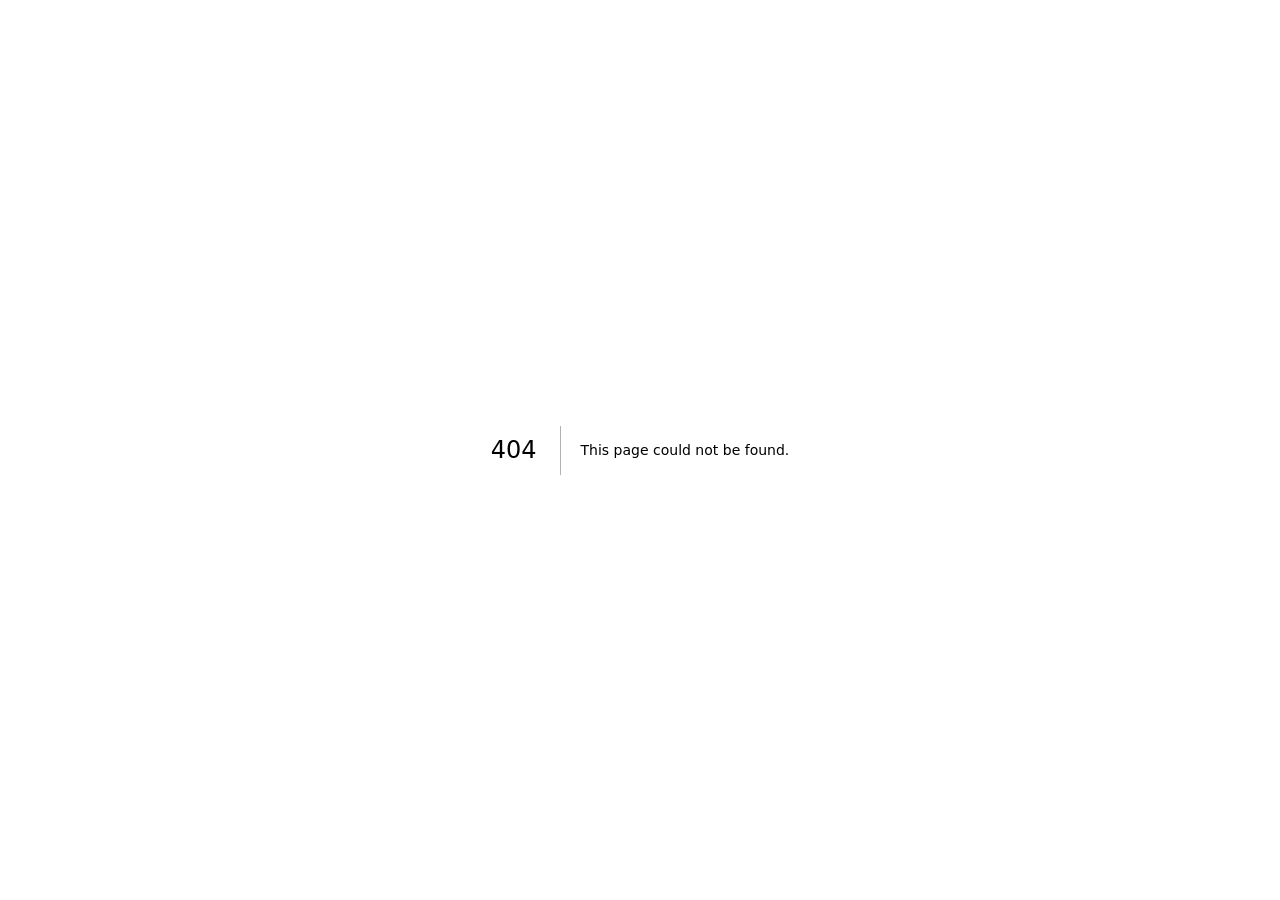
<file: 404/index.html>
<!DOCTYPE html><!--id5TYGqZ25edbsAvo63pO--><html lang="en"><head><meta charSet="utf-8"/><meta name="viewport" content="width=device-width, initial-scale=1"/><link rel="stylesheet" href="/_next/static/chunks/94646092eb5dbffb.css" data-precedence="next"/><link rel="stylesheet" href="/_next/static/chunks/2e85ffd351bf4b1e.css" data-precedence="next"/><link rel="preload" as="script" fetchPriority="low" href="/_next/static/chunks/a1995550232a710e.js"/><script src="/_next/static/chunks/806bdb8e4a6a9b95.js" async=""></script><script src="/_next/static/chunks/abc386bdde209760.js" async=""></script><script src="/_next/static/chunks/43a0077a15b1a098.js" async=""></script><script src="/_next/static/chunks/turbopack-26ba6545cd175a9f.js" async=""></script><script src="/_next/static/chunks/b558704673f774de.js" async=""></script><script src="/_next/static/chunks/9f41b453a00a7cba.js" async=""></script><script src="/_next/static/chunks/d2be314c3ece3fbe.js" async=""></script><title>404: This page could not be found.</title><meta name="robots" content="noindex"/><meta name="next-size-adjust" content=""/><meta name="theme-color" content="#e8591c"/><title>Travel Tribe Vacations | We Speak Travel — Kenya Safaris, Beach Holidays &amp; Visa Services</title><meta name="description" content="Travel Tribe Vacations Ltd is a Nairobi-based tours and travel company crafting bespoke Kenya safaris, Zanzibar &amp; Diani beach holidays, plus flights, hotels, passport, visa, Kenya eTA and travel insurance services. We Speak Travel — your journey begins here."/><meta name="author" content="Travel Tribe Vacations Ltd"/><meta name="keywords" content="kenya safari packages,maasai mara safari,diani beach holiday,zanzibar holiday packages,tours and travel kenya,flight booking kenya,hotel reservations nairobi,kenya eTA application,visa application assistance,passport application kenya,travel insurance kenya,travel tribe vacations"/><meta name="creator" content="Travel Tribe Vacations Ltd"/><meta name="publisher" content="Travel Tribe Vacations Ltd"/><meta name="robots" content="index, follow"/><meta name="googlebot" content="index, follow, max-image-preview:large, max-snippet:-1"/><meta name="category" content="travel"/><link rel="canonical" href="https://www.traveltribevacations.co.ke/"/><meta property="og:title" content="We Speak Travel — Bespoke Kenya Safaris &amp; Beach Holidays"/><meta property="og:description" content="From the thunder of the Great Migration to the spice-warmed shores of Zanzibar — Travel Tribe Vacations curates journeys across the heart of Africa and beyond. Flights, hotels, safaris, visas, eTA and insurance, all in one tribe."/><meta property="og:url" content="https://www.traveltribevacations.co.ke/"/><meta property="og:site_name" content="Travel Tribe Vacations Ltd"/><meta property="og:locale" content="en_KE"/><meta property="og:image" content="https://www.traveltribevacations.co.ke/og-share.png"/><meta property="og:image:width" content="1200"/><meta property="og:image:height" content="630"/><meta property="og:image:alt" content="Travel Tribe Vacations — We Speak Travel. The Wild Awaits."/><meta property="og:type" content="website"/><meta name="twitter:card" content="summary_large_image"/><meta name="twitter:site" content="@TravelTribeVacations"/><meta name="twitter:creator" content="@TravelTribeVacations"/><meta name="twitter:title" content="We Speak Travel — Kenya Safaris, Beach Holidays &amp; Travel Services"/><meta name="twitter:description" content="Bespoke safaris, beach escapes, flights, hotels, visas &amp; travel insurance — crafted by Travel Tribe Vacations Ltd, Nairobi, Kenya."/><meta name="twitter:image" content="https://www.traveltribevacations.co.ke/og-share.png"/><link rel="shortcut icon" href="/favicon-16x16.png"/><link rel="icon" href="/favicon.svg" type="image/svg+xml"/><link rel="icon" href="/favicon-32x32.png" sizes="32x32" type="image/png"/><link rel="apple-touch-icon" href="/favicon-180x180.png"/><script src="/_next/static/chunks/a6dad97d9634a72d.js" noModule=""></script></head><body class="fraunces_d361c29d-module__5PBLiG__variable manrope_9b24f49e-module__hJlnFq__variable antialiased bg-sand text-ink"><div hidden=""><!--$--><!--/$--></div><script type="application/ld+json">{"@context":"https://schema.org","@graph":[{"@type":"TravelAgency","@id":"https://www.traveltribevacations.co.ke/#org","name":"Travel Tribe Vacations Ltd","slogan":"We Speak Travel","url":"https://www.traveltribevacations.co.ke","logo":"https://www.traveltribevacations.co.ke/favicon.svg","image":"https://www.traveltribevacations.co.ke/images/hero-giraffe-sunset.jpg","description":"Nairobi-based tours and travel company offering bespoke safari packages, beach holidays, flight bookings, hotel reservations, passport and visa applications, Kenya eTA services and travel insurance.","telephone":"+254716820629","email":"info@traveltribevacations.co.ke","address":{"@type":"PostalAddress","addressLocality":"Nairobi","addressCountry":"KE"},"areaServed":["Kenya","Tanzania","Egypt","Africa","Worldwide"],"sameAs":["https://www.facebook.com/","https://www.instagram.com/","https://x.com/"],"makesOffer":[{"@type":"Offer","itemOffered":{"@type":"Service","name":"Flight Bookings","description":"Domestic hops and long-haul journeys alike — we compare fares across every major carrier, watch the routes the aggregators ignore, and land you seats that fit both your schedule and your budget."}},{"@type":"Offer","itemOffered":{"@type":"Service","name":"Hotel Reservations","description":"From treehouse lodges in the Mara to five-star beachfront suites in Diani, every stay is hand-inspected and chosen for character, comfort and location — never off a generic list."}},{"@type":"Offer","itemOffered":{"@type":"Service","name":"Holiday Packages","description":"Flights, stays, transfers and experiences bundled into one seamless price. Tell us the vibe you're chasing — romance, family, adrenaline or utter stillness — and we'll build the whole escape around it."}},{"@type":"Offer","itemOffered":{"@type":"Service","name":"Safari Packages & Itineraries","description":"Our pride and joy. Expertly-crafted routes through Kenya's legendary parks and beyond — private guides, sundowner spots the guidebooks miss, and nights under a sky you can hear."}},{"@type":"Offer","itemOffered":{"@type":"Service","name":"Passport Applications","description":"New applications, renewals and children's passports — we walk you through every form, photograph and appointment slot so the process never stands between you and the departure gate."}},{"@type":"Offer","itemOffered":{"@type":"Service","name":"Visa Applications","description":"Tourist, business and transit visas for destinations worldwide. We prepare your dossier, check every document twice, and track your application until the stamp is in your hands."}},{"@type":"Offer","itemOffered":{"@type":"Service","name":"Kenya eTA Applications","description":"The electronic Travel Authorisation every Kenya-bound visitor now needs — handled quickly and reliably, with the correct details the first time, so your arrival is nothing but a warm breeze."}},{"@type":"Offer","itemOffered":{"@type":"Service","name":"Travel Insurance","description":"Comprehensive medical, cancellation and baggage coverage from trusted underwriters — because the only surprises a great trip should hold are good ones."}}]},{"@type":"WebSite","@id":"https://www.traveltribevacations.co.ke/#website","url":"https://www.traveltribevacations.co.ke","name":"Travel Tribe Vacations Ltd","inLanguage":"en-KE","publisher":{"@id":"https://www.traveltribevacations.co.ke/#org"}},{"@type":"FAQPage","mainEntity":[{"@type":"Question","name":"How do I apply for the Kenya eTA?","acceptedAnswer":{"@type":"Answer","text":"Most visitors to Kenya now need an electronic Travel Authorisation (eTA) before arrival. Send us your passport bio page and travel details, and we prepare and submit the application on your behalf — approved eTAs typically arrive within 72 hours. We handle corrections, follow-ups and re-submissions so you never chase a portal."}},{"@type":"Question","name":"Which visa services do you help with?","acceptedAnswer":{"@type":"Answer","text":"We prepare and track tourist, business and transit visa applications for destinations worldwide — including Schengen states, the UK, USA, UAE, South Africa and Asia. Every dossier is reviewed document-by-document before submission, and we keep you updated at each stage of the decision."}},{"@type":"Question","name":"What's included in your safari packages?","acceptedAnswer":{"@type":"Answer","text":"Signature packages include 4×4 land-cruiser transport, full-board accommodation in hand-picked camps and lodges, park and conservancy fees, and a professional driver-guide. Flights, visas, insurance and personal extras are quoted transparently alongside — no hidden surprises on invoice day."}},{"@type":"Question","name":"How do payments work?","acceptedAnswer":{"@type":"Answer","text":"We accept M-Pesa, bank transfer and all major cards. A 30–50% deposit confirms your booking, with the balance due 14 days before departure. Every payment is receipted, and full refund terms are shared in writing before you commit."}},{"@type":"Question","name":"Can you customise an itinerary just for us?","acceptedAnswer":{"@type":"Answer","text":"Custom journeys are our love language. Whether it's a honeymoon with one surprise per day, a multi-generational family trip, or a school expedition — tell us the dream and the budget, and we'll shape a route no brochure has ever printed."}},{"@type":"Question","name":"Do I really need travel insurance?","acceptedAnswer":{"@type":"Answer","text":"For journeys we design, yes — it's non-negotiable in the best way. Comprehensive medical, cancellation and baggage cover costs a fraction of one missed flight and buys you the freedom to enjoy every sunrise without a worry in the world. We only work with trusted, claims-proven underwriters."}}]}]}</script><div style="font-family:system-ui,&quot;Segoe UI&quot;,Roboto,Helvetica,Arial,sans-serif,&quot;Apple Color Emoji&quot;,&quot;Segoe UI Emoji&quot;;height:100vh;text-align:center;display:flex;flex-direction:column;align-items:center;justify-content:center"><div><style>body{color:#000;background:#fff;margin:0}.next-error-h1{border-right:1px solid rgba(0,0,0,.3)}@media (prefers-color-scheme:dark){body{color:#fff;background:#000}.next-error-h1{border-right:1px solid rgba(255,255,255,.3)}}</style><h1 class="next-error-h1" style="display:inline-block;margin:0 20px 0 0;padding:0 23px 0 0;font-size:24px;font-weight:500;vertical-align:top;line-height:49px">404</h1><div style="display:inline-block"><h2 style="font-size:14px;font-weight:400;line-height:49px;margin:0">This page could not be found.</h2></div></div></div><!--$--><!--/$--><div role="region" aria-label="Notifications (F8)" tabindex="-1" style="pointer-events:none"><ol tabindex="-1" class="fixed top-0 z-[100] flex max-h-screen w-full flex-col-reverse p-4 sm:bottom-0 sm:right-0 sm:top-auto sm:flex-col md:max-w-[420px]"></ol></div><script src="/_next/static/chunks/a1995550232a710e.js" id="_R_" async=""></script><script>(self.__next_f=self.__next_f||[]).push([0])</script><script>self.__next_f.push([1,"1:\"$Sreact.fragment\"\n8:I[68027,[\"/_next/static/chunks/b558704673f774de.js\",\"/_next/static/chunks/9f41b453a00a7cba.js\",\"/_next/static/chunks/d2be314c3ece3fbe.js\"],\"default\"]\n:HL[\"/_next/static/chunks/94646092eb5dbffb.css\",\"style\"]\n:HL[\"/_next/static/chunks/2e85ffd351bf4b1e.css\",\"style\"]\n2:T1697,"])</script><script>self.__next_f.push([1,"{\"@context\":\"https://schema.org\",\"@graph\":[{\"@type\":\"TravelAgency\",\"@id\":\"https://www.traveltribevacations.co.ke/#org\",\"name\":\"Travel Tribe Vacations Ltd\",\"slogan\":\"We Speak Travel\",\"url\":\"https://www.traveltribevacations.co.ke\",\"logo\":\"https://www.traveltribevacations.co.ke/favicon.svg\",\"image\":\"https://www.traveltribevacations.co.ke/images/hero-giraffe-sunset.jpg\",\"description\":\"Nairobi-based tours and travel company offering bespoke safari packages, beach holidays, flight bookings, hotel reservations, passport and visa applications, Kenya eTA services and travel insurance.\",\"telephone\":\"+254716820629\",\"email\":\"info@traveltribevacations.co.ke\",\"address\":{\"@type\":\"PostalAddress\",\"addressLocality\":\"Nairobi\",\"addressCountry\":\"KE\"},\"areaServed\":[\"Kenya\",\"Tanzania\",\"Egypt\",\"Africa\",\"Worldwide\"],\"sameAs\":[\"https://www.facebook.com/\",\"https://www.instagram.com/\",\"https://x.com/\"],\"makesOffer\":[{\"@type\":\"Offer\",\"itemOffered\":{\"@type\":\"Service\",\"name\":\"Flight Bookings\",\"description\":\"Domestic hops and long-haul journeys alike — we compare fares across every major carrier, watch the routes the aggregators ignore, and land you seats that fit both your schedule and your budget.\"}},{\"@type\":\"Offer\",\"itemOffered\":{\"@type\":\"Service\",\"name\":\"Hotel Reservations\",\"description\":\"From treehouse lodges in the Mara to five-star beachfront suites in Diani, every stay is hand-inspected and chosen for character, comfort and location — never off a generic list.\"}},{\"@type\":\"Offer\",\"itemOffered\":{\"@type\":\"Service\",\"name\":\"Holiday Packages\",\"description\":\"Flights, stays, transfers and experiences bundled into one seamless price. Tell us the vibe you're chasing — romance, family, adrenaline or utter stillness — and we'll build the whole escape around it.\"}},{\"@type\":\"Offer\",\"itemOffered\":{\"@type\":\"Service\",\"name\":\"Safari Packages \u0026 Itineraries\",\"description\":\"Our pride and joy. Expertly-crafted routes through Kenya's legendary parks and beyond — private guides, sundowner spots the guidebooks miss, and nights under a sky you can hear.\"}},{\"@type\":\"Offer\",\"itemOffered\":{\"@type\":\"Service\",\"name\":\"Passport Applications\",\"description\":\"New applications, renewals and children's passports — we walk you through every form, photograph and appointment slot so the process never stands between you and the departure gate.\"}},{\"@type\":\"Offer\",\"itemOffered\":{\"@type\":\"Service\",\"name\":\"Visa Applications\",\"description\":\"Tourist, business and transit visas for destinations worldwide. We prepare your dossier, check every document twice, and track your application until the stamp is in your hands.\"}},{\"@type\":\"Offer\",\"itemOffered\":{\"@type\":\"Service\",\"name\":\"Kenya eTA Applications\",\"description\":\"The electronic Travel Authorisation every Kenya-bound visitor now needs — handled quickly and reliably, with the correct details the first time, so your arrival is nothing but a warm breeze.\"}},{\"@type\":\"Offer\",\"itemOffered\":{\"@type\":\"Service\",\"name\":\"Travel Insurance\",\"description\":\"Comprehensive medical, cancellation and baggage coverage from trusted underwriters — because the only surprises a great trip should hold are good ones.\"}}]},{\"@type\":\"WebSite\",\"@id\":\"https://www.traveltribevacations.co.ke/#website\",\"url\":\"https://www.traveltribevacations.co.ke\",\"name\":\"Travel Tribe Vacations Ltd\",\"inLanguage\":\"en-KE\",\"publisher\":{\"@id\":\"https://www.traveltribevacations.co.ke/#org\"}},{\"@type\":\"FAQPage\",\"mainEntity\":[{\"@type\":\"Question\",\"name\":\"How do I apply for the Kenya eTA?\",\"acceptedAnswer\":{\"@type\":\"Answer\",\"text\":\"Most visitors to Kenya now need an electronic Travel Authorisation (eTA) before arrival. Send us your passport bio page and travel details, and we prepare and submit the application on your behalf — approved eTAs typically arrive within 72 hours. We handle corrections, follow-ups and re-submissions so you never chase a portal.\"}},{\"@type\":\"Question\",\"name\":\"Which visa services do you help with?\",\"acceptedAnswer\":{\"@type\":\"Answer\",\"text\":\"We prepare and track tourist, business and transit visa applications for destinations worldwide — including Schengen states, the UK, USA, UAE, South Africa and Asia. Every dossier is reviewed document-by-document before submission, and we keep you updated at each stage of the decision.\"}},{\"@type\":\"Question\",\"name\":\"What's included in your safari packages?\",\"acceptedAnswer\":{\"@type\":\"Answer\",\"text\":\"Signature packages include 4×4 land-cruiser transport, full-board accommodation in hand-picked camps and lodges, park and conservancy fees, and a professional driver-guide. Flights, visas, insurance and personal extras are quoted transparently alongside — no hidden surprises on invoice day.\"}},{\"@type\":\"Question\",\"name\":\"How do payments work?\",\"acceptedAnswer\":{\"@type\":\"Answer\",\"text\":\"We accept M-Pesa, bank transfer and all major cards. A 30–50% deposit confirms your booking, with the balance due 14 days before departure. Every payment is receipted, and full refund terms are shared in writing before you commit.\"}},{\"@type\":\"Question\",\"name\":\"Can you customise an itinerary just for us?\",\"acceptedAnswer\":{\"@type\":\"Answer\",\"text\":\"Custom journeys are our love language. Whether it's a honeymoon with one surprise per day, a multi-generational family trip, or a school expedition — tell us the dream and the budget, and we'll shape a route no brochure has ever printed.\"}},{\"@type\":\"Question\",\"name\":\"Do I really need travel insurance?\",\"acceptedAnswer\":{\"@type\":\"Answer\",\"text\":\"For journeys we design, yes — it's non-negotiable in the best way. Comprehensive medical, cancellation and baggage cover costs a fraction of one missed flight and buys you the freedom to enjoy every sunrise without a worry in the world. We only work with trusted, claims-proven underwriters.\"}}]}]}"])</script><script>self.__next_f.push([1,"0:{\"P\":null,\"b\":\"id5TYGqZ25edbsAvo63pO\",\"c\":[\"\",\"_not-found\",\"\"],\"q\":\"\",\"i\":false,\"f\":[[[\"\",{\"children\":[\"/_not-found\",{\"children\":[\"__PAGE__\",{}]}]},\"$undefined\",\"$undefined\",true],[[\"$\",\"$1\",\"c\",{\"children\":[[[\"$\",\"link\",\"0\",{\"rel\":\"stylesheet\",\"href\":\"/_next/static/chunks/94646092eb5dbffb.css\",\"precedence\":\"next\",\"crossOrigin\":\"$undefined\",\"nonce\":\"$undefined\"}],[\"$\",\"link\",\"1\",{\"rel\":\"stylesheet\",\"href\":\"/_next/static/chunks/2e85ffd351bf4b1e.css\",\"precedence\":\"next\",\"crossOrigin\":\"$undefined\",\"nonce\":\"$undefined\"}],[\"$\",\"script\",\"script-0\",{\"src\":\"/_next/static/chunks/b558704673f774de.js\",\"async\":true,\"nonce\":\"$undefined\"}],[\"$\",\"script\",\"script-1\",{\"src\":\"/_next/static/chunks/9f41b453a00a7cba.js\",\"async\":true,\"nonce\":\"$undefined\"}],[\"$\",\"script\",\"script-2\",{\"src\":\"/_next/static/chunks/d2be314c3ece3fbe.js\",\"async\":true,\"nonce\":\"$undefined\"}]],[\"$\",\"html\",null,{\"lang\":\"en\",\"suppressHydrationWarning\":true,\"children\":[\"$\",\"body\",null,{\"className\":\"fraunces_d361c29d-module__5PBLiG__variable manrope_9b24f49e-module__hJlnFq__variable antialiased bg-sand text-ink\",\"children\":[[\"$\",\"script\",null,{\"type\":\"application/ld+json\",\"dangerouslySetInnerHTML\":{\"__html\":\"$2\"}}],\"$L3\",\"$L4\"]}]}]]}],{\"children\":[\"$L5\",{\"children\":[\"$L6\",{},null,false,false]},null,false,false]},null,false,false],\"$L7\",false]],\"m\":\"$undefined\",\"G\":[\"$8\",\"$undefined\"],\"S\":true}\n"])</script><script>self.__next_f.push([1,"9:I[39756,[\"/_next/static/chunks/b558704673f774de.js\",\"/_next/static/chunks/9f41b453a00a7cba.js\",\"/_next/static/chunks/d2be314c3ece3fbe.js\"],\"default\"]\na:I[37457,[\"/_next/static/chunks/b558704673f774de.js\",\"/_next/static/chunks/9f41b453a00a7cba.js\",\"/_next/static/chunks/d2be314c3ece3fbe.js\"],\"default\"]\nb:I[77855,[\"/_next/static/chunks/b558704673f774de.js\",\"/_next/static/chunks/9f41b453a00a7cba.js\",\"/_next/static/chunks/d2be314c3ece3fbe.js\"],\"Toaster\"]\nc:I[97367,[\"/_next/static/chunks/b558704673f774de.js\",\"/_next/static/chunks/9f41b453a00a7cba.js\",\"/_next/static/chunks/d2be314c3ece3fbe.js\"],\"OutletBoundary\"]\nd:\"$Sreact.suspense\"\nf:I[97367,[\"/_next/static/chunks/b558704673f774de.js\",\"/_next/static/chunks/9f41b453a00a7cba.js\",\"/_next/static/chunks/d2be314c3ece3fbe.js\"],\"ViewportBoundary\"]\n11:I[97367,[\"/_next/static/chunks/b558704673f774de.js\",\"/_next/static/chunks/9f41b453a00a7cba.js\",\"/_next/static/chunks/d2be314c3ece3fbe.js\"],\"MetadataBoundary\"]\n"])</script><script>self.__next_f.push([1,"3:[\"$\",\"$L9\",null,{\"parallelRouterKey\":\"children\",\"error\":\"$undefined\",\"errorStyles\":\"$undefined\",\"errorScripts\":\"$undefined\",\"template\":[\"$\",\"$La\",null,{}],\"templateStyles\":\"$undefined\",\"templateScripts\":\"$undefined\",\"notFound\":[[[\"$\",\"title\",null,{\"children\":\"404: This page could not be found.\"}],[\"$\",\"div\",null,{\"style\":{\"fontFamily\":\"system-ui,\\\"Segoe UI\\\",Roboto,Helvetica,Arial,sans-serif,\\\"Apple Color Emoji\\\",\\\"Segoe UI Emoji\\\"\",\"height\":\"100vh\",\"textAlign\":\"center\",\"display\":\"flex\",\"flexDirection\":\"column\",\"alignItems\":\"center\",\"justifyContent\":\"center\"},\"children\":[\"$\",\"div\",null,{\"children\":[[\"$\",\"style\",null,{\"dangerouslySetInnerHTML\":{\"__html\":\"body{color:#000;background:#fff;margin:0}.next-error-h1{border-right:1px solid rgba(0,0,0,.3)}@media (prefers-color-scheme:dark){body{color:#fff;background:#000}.next-error-h1{border-right:1px solid rgba(255,255,255,.3)}}\"}}],[\"$\",\"h1\",null,{\"className\":\"next-error-h1\",\"style\":{\"display\":\"inline-block\",\"margin\":\"0 20px 0 0\",\"padding\":\"0 23px 0 0\",\"fontSize\":24,\"fontWeight\":500,\"verticalAlign\":\"top\",\"lineHeight\":\"49px\"},\"children\":404}],[\"$\",\"div\",null,{\"style\":{\"display\":\"inline-block\"},\"children\":[\"$\",\"h2\",null,{\"style\":{\"fontSize\":14,\"fontWeight\":400,\"lineHeight\":\"49px\",\"margin\":0},\"children\":\"This page could not be found.\"}]}]]}]}]],[]],\"forbidden\":\"$undefined\",\"unauthorized\":\"$undefined\"}]\n"])</script><script>self.__next_f.push([1,"4:[\"$\",\"$Lb\",null,{}]\n5:[\"$\",\"$1\",\"c\",{\"children\":[null,[\"$\",\"$L9\",null,{\"parallelRouterKey\":\"children\",\"error\":\"$undefined\",\"errorStyles\":\"$undefined\",\"errorScripts\":\"$undefined\",\"template\":[\"$\",\"$La\",null,{}],\"templateStyles\":\"$undefined\",\"templateScripts\":\"$undefined\",\"notFound\":\"$undefined\",\"forbidden\":\"$undefined\",\"unauthorized\":\"$undefined\"}]]}]\n6:[\"$\",\"$1\",\"c\",{\"children\":[[[\"$\",\"title\",null,{\"children\":\"404: This page could not be found.\"}],[\"$\",\"div\",null,{\"style\":\"$3:props:notFound:0:1:props:style\",\"children\":[\"$\",\"div\",null,{\"children\":[[\"$\",\"style\",null,{\"dangerouslySetInnerHTML\":{\"__html\":\"body{color:#000;background:#fff;margin:0}.next-error-h1{border-right:1px solid rgba(0,0,0,.3)}@media (prefers-color-scheme:dark){body{color:#fff;background:#000}.next-error-h1{border-right:1px solid rgba(255,255,255,.3)}}\"}}],[\"$\",\"h1\",null,{\"className\":\"next-error-h1\",\"style\":\"$3:props:notFound:0:1:props:children:props:children:1:props:style\",\"children\":404}],[\"$\",\"div\",null,{\"style\":\"$3:props:notFound:0:1:props:children:props:children:2:props:style\",\"children\":[\"$\",\"h2\",null,{\"style\":\"$3:props:notFound:0:1:props:children:props:children:2:props:children:props:style\",\"children\":\"This page could not be found.\"}]}]]}]}]],null,[\"$\",\"$Lc\",null,{\"children\":[\"$\",\"$d\",null,{\"name\":\"Next.MetadataOutlet\",\"children\":\"$@e\"}]}]]}]\n7:[\"$\",\"$1\",\"h\",{\"children\":[[\"$\",\"meta\",null,{\"name\":\"robots\",\"content\":\"noindex\"}],[\"$\",\"$Lf\",null,{\"children\":\"$L10\"}],[\"$\",\"div\",null,{\"hidden\":true,\"children\":[\"$\",\"$L11\",null,{\"children\":[\"$\",\"$d\",null,{\"name\":\"Next.Metadata\",\"children\":\"$L12\"}]}]}],[\"$\",\"meta\",null,{\"name\":\"next-size-adjust\",\"content\":\"\"}]]}]\n"])</script><script>self.__next_f.push([1,"10:[[\"$\",\"meta\",\"0\",{\"charSet\":\"utf-8\"}],[\"$\",\"meta\",\"1\",{\"name\":\"viewport\",\"content\":\"width=device-width, initial-scale=1\"}],[\"$\",\"meta\",\"2\",{\"name\":\"theme-color\",\"content\":\"#e8591c\"}]]\n"])</script><script>self.__next_f.push([1,"13:I[27201,[\"/_next/static/chunks/b558704673f774de.js\",\"/_next/static/chunks/9f41b453a00a7cba.js\",\"/_next/static/chunks/d2be314c3ece3fbe.js\"],\"IconMark\"]\ne:null\n"])</script><script>self.__next_f.push([1,"12:[[\"$\",\"title\",\"0\",{\"children\":\"Travel Tribe Vacations | We Speak Travel — Kenya Safaris, Beach Holidays \u0026 Visa Services\"}],[\"$\",\"meta\",\"1\",{\"name\":\"description\",\"content\":\"Travel Tribe Vacations Ltd is a Nairobi-based tours and travel company crafting bespoke Kenya safaris, Zanzibar \u0026 Diani beach holidays, plus flights, hotels, passport, visa, Kenya eTA and travel insurance services. We Speak Travel — your journey begins here.\"}],[\"$\",\"meta\",\"2\",{\"name\":\"author\",\"content\":\"Travel Tribe Vacations Ltd\"}],[\"$\",\"meta\",\"3\",{\"name\":\"keywords\",\"content\":\"kenya safari packages,maasai mara safari,diani beach holiday,zanzibar holiday packages,tours and travel kenya,flight booking kenya,hotel reservations nairobi,kenya eTA application,visa application assistance,passport application kenya,travel insurance kenya,travel tribe vacations\"}],[\"$\",\"meta\",\"4\",{\"name\":\"creator\",\"content\":\"Travel Tribe Vacations Ltd\"}],[\"$\",\"meta\",\"5\",{\"name\":\"publisher\",\"content\":\"Travel Tribe Vacations Ltd\"}],[\"$\",\"meta\",\"6\",{\"name\":\"robots\",\"content\":\"index, follow\"}],[\"$\",\"meta\",\"7\",{\"name\":\"googlebot\",\"content\":\"index, follow, max-image-preview:large, max-snippet:-1\"}],[\"$\",\"meta\",\"8\",{\"name\":\"category\",\"content\":\"travel\"}],[\"$\",\"link\",\"9\",{\"rel\":\"canonical\",\"href\":\"https://www.traveltribevacations.co.ke/\"}],[\"$\",\"meta\",\"10\",{\"property\":\"og:title\",\"content\":\"We Speak Travel — Bespoke Kenya Safaris \u0026 Beach Holidays\"}],[\"$\",\"meta\",\"11\",{\"property\":\"og:description\",\"content\":\"From the thunder of the Great Migration to the spice-warmed shores of Zanzibar — Travel Tribe Vacations curates journeys across the heart of Africa and beyond. Flights, hotels, safaris, visas, eTA and insurance, all in one tribe.\"}],[\"$\",\"meta\",\"12\",{\"property\":\"og:url\",\"content\":\"https://www.traveltribevacations.co.ke/\"}],[\"$\",\"meta\",\"13\",{\"property\":\"og:site_name\",\"content\":\"Travel Tribe Vacations Ltd\"}],[\"$\",\"meta\",\"14\",{\"property\":\"og:locale\",\"content\":\"en_KE\"}],[\"$\",\"meta\",\"15\",{\"property\":\"og:image\",\"content\":\"https://www.traveltribevacations.co.ke/og-share.png\"}],[\"$\",\"meta\",\"16\",{\"property\":\"og:image:width\",\"content\":\"1200\"}],[\"$\",\"meta\",\"17\",{\"property\":\"og:image:height\",\"content\":\"630\"}],[\"$\",\"meta\",\"18\",{\"property\":\"og:image:alt\",\"content\":\"Travel Tribe Vacations — We Speak Travel. The Wild Awaits.\"}],[\"$\",\"meta\",\"19\",{\"property\":\"og:type\",\"content\":\"website\"}],[\"$\",\"meta\",\"20\",{\"name\":\"twitter:card\",\"content\":\"summary_large_image\"}],[\"$\",\"meta\",\"21\",{\"name\":\"twitter:site\",\"content\":\"@TravelTribeVacations\"}],[\"$\",\"meta\",\"22\",{\"name\":\"twitter:creator\",\"content\":\"@TravelTribeVacations\"}],[\"$\",\"meta\",\"23\",{\"name\":\"twitter:title\",\"content\":\"We Speak Travel — Kenya Safaris, Beach Holidays \u0026 Travel Services\"}],[\"$\",\"meta\",\"24\",{\"name\":\"twitter:description\",\"content\":\"Bespoke safaris, beach escapes, flights, hotels, visas \u0026 travel insurance — crafted by Travel Tribe Vacations Ltd, Nairobi, Kenya.\"}],[\"$\",\"meta\",\"25\",{\"name\":\"twitter:image\",\"content\":\"https://www.traveltribevacations.co.ke/og-share.png\"}],[\"$\",\"link\",\"26\",{\"rel\":\"shortcut icon\",\"href\":\"/favicon-16x16.png\"}],[\"$\",\"link\",\"27\",{\"rel\":\"icon\",\"href\":\"/favicon.svg\",\"type\":\"image/svg+xml\"}],[\"$\",\"link\",\"28\",{\"rel\":\"icon\",\"href\":\"/favicon-32x32.png\",\"sizes\":\"32x32\",\"type\":\"image/png\"}],[\"$\",\"link\",\"29\",{\"rel\":\"apple-touch-icon\",\"href\":\"/favicon-180x180.png\"}],[\"$\",\"$L13\",\"30\",{}]]\n"])</script></body></html>
</file>
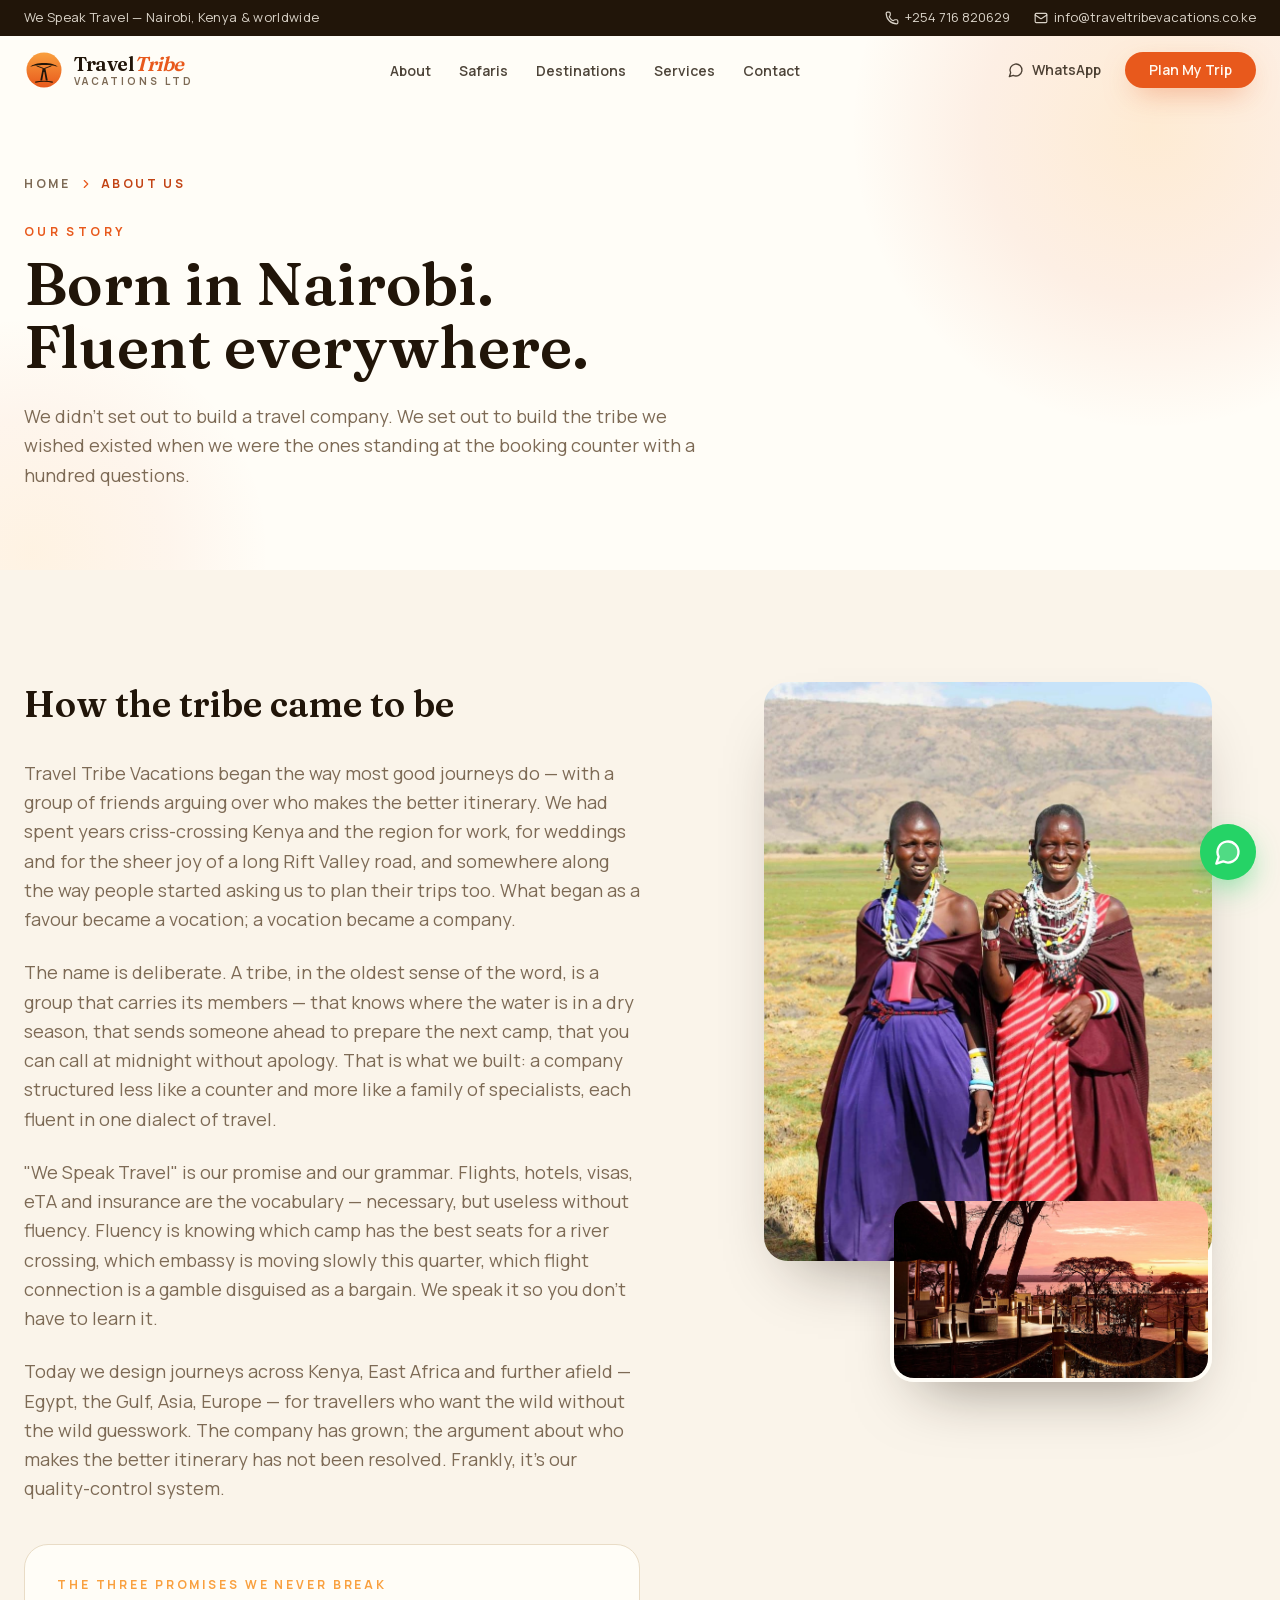
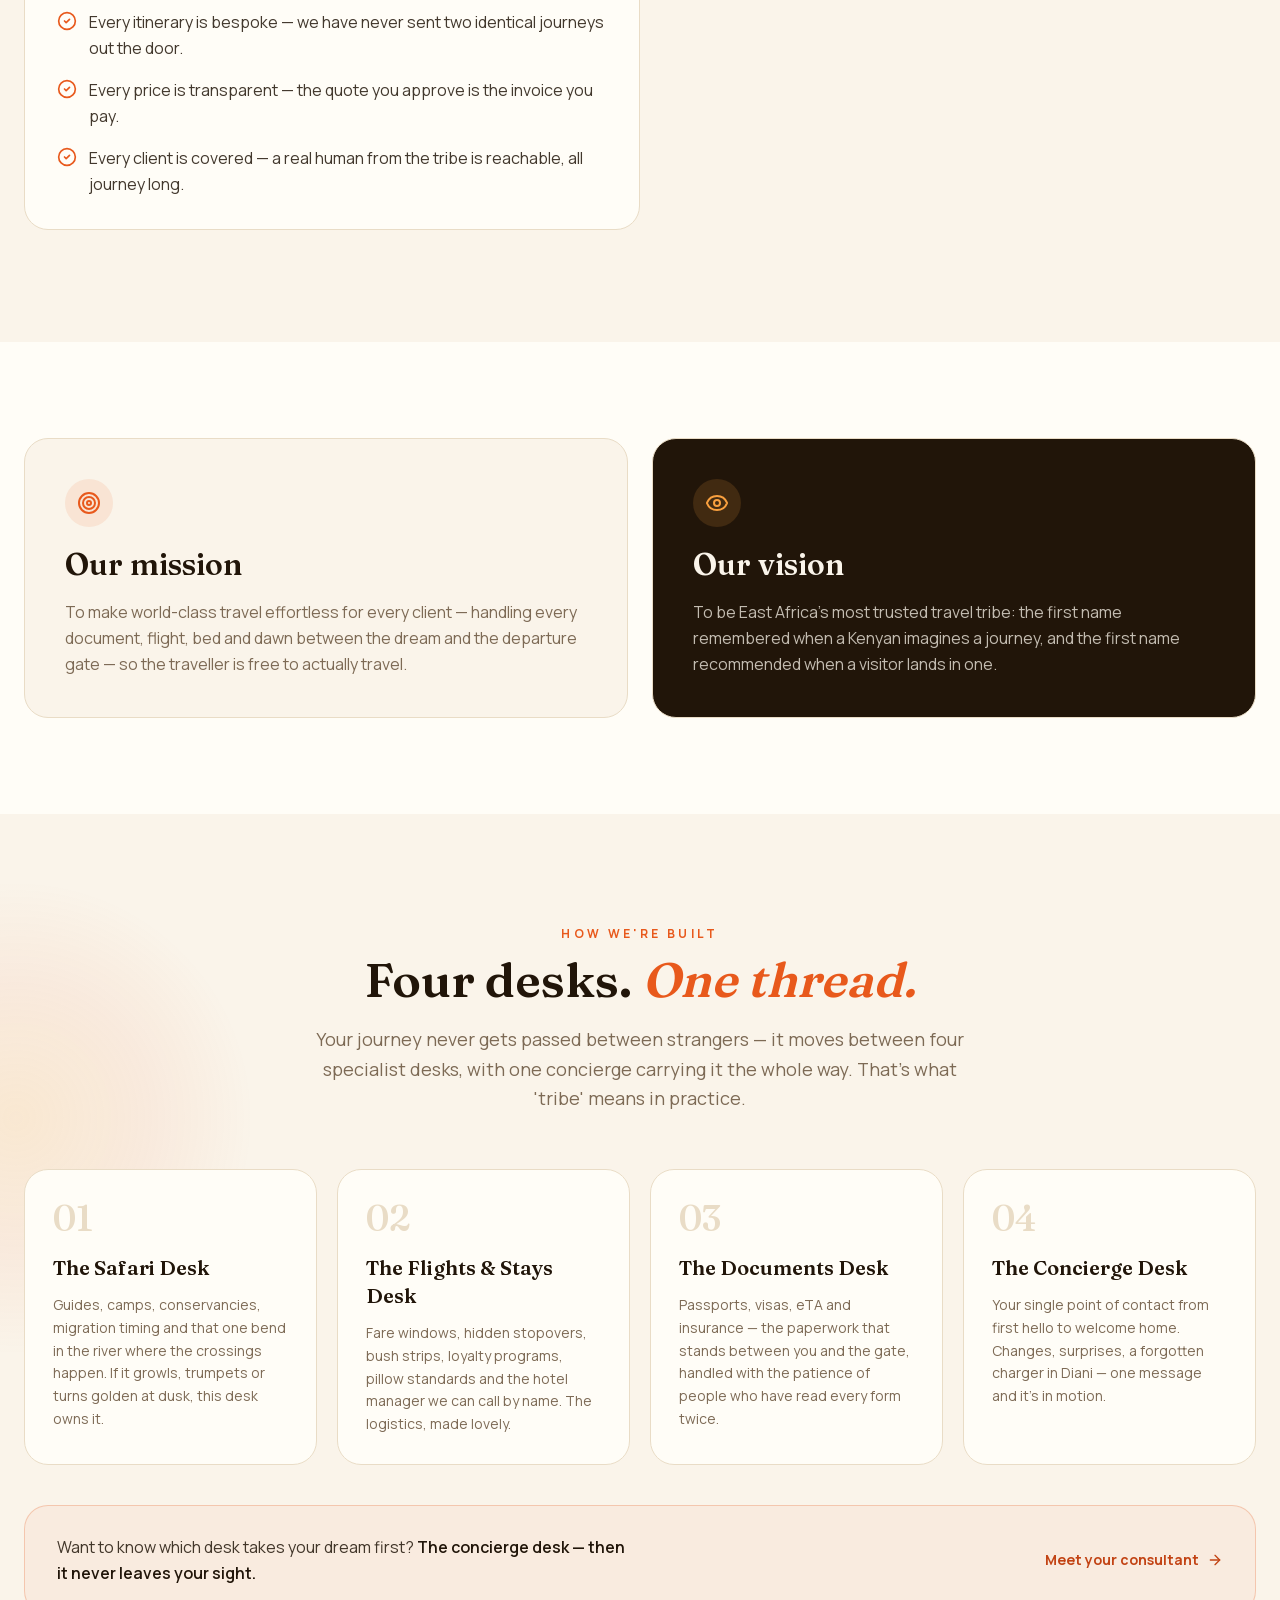
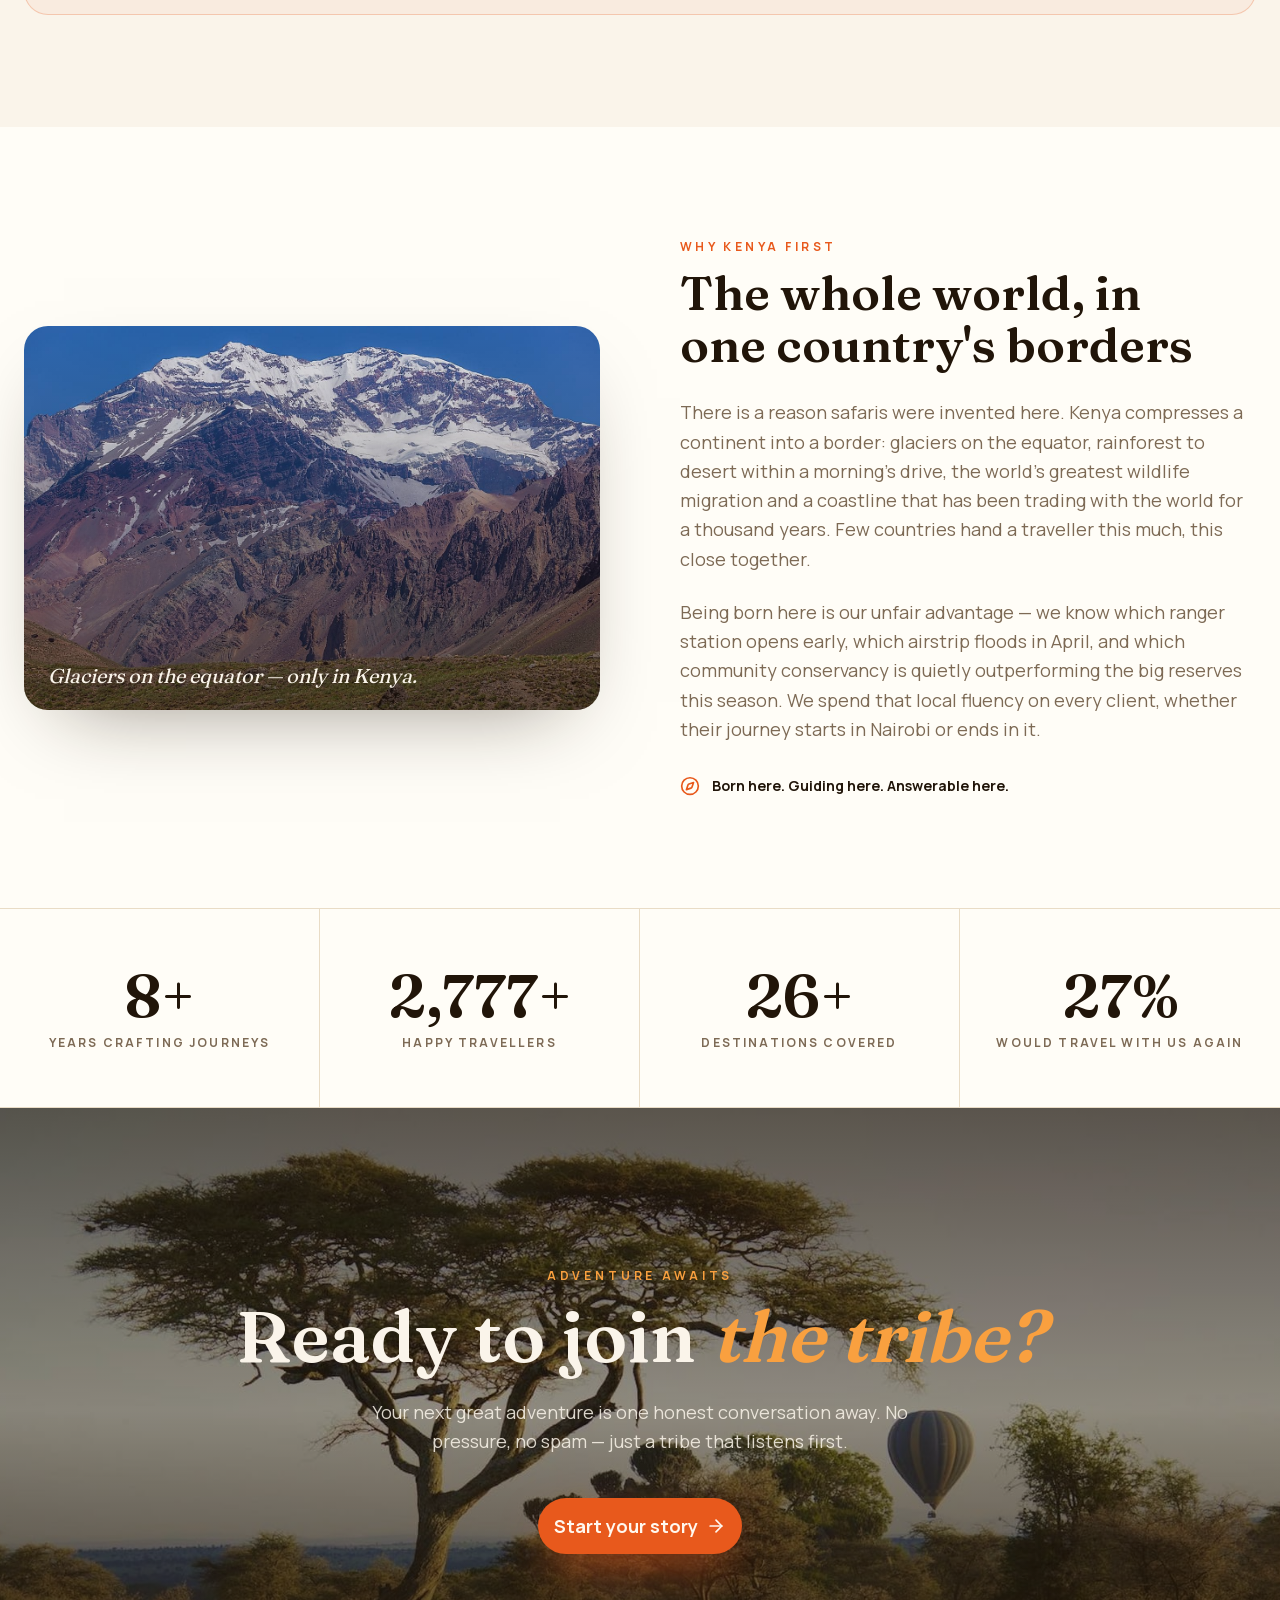
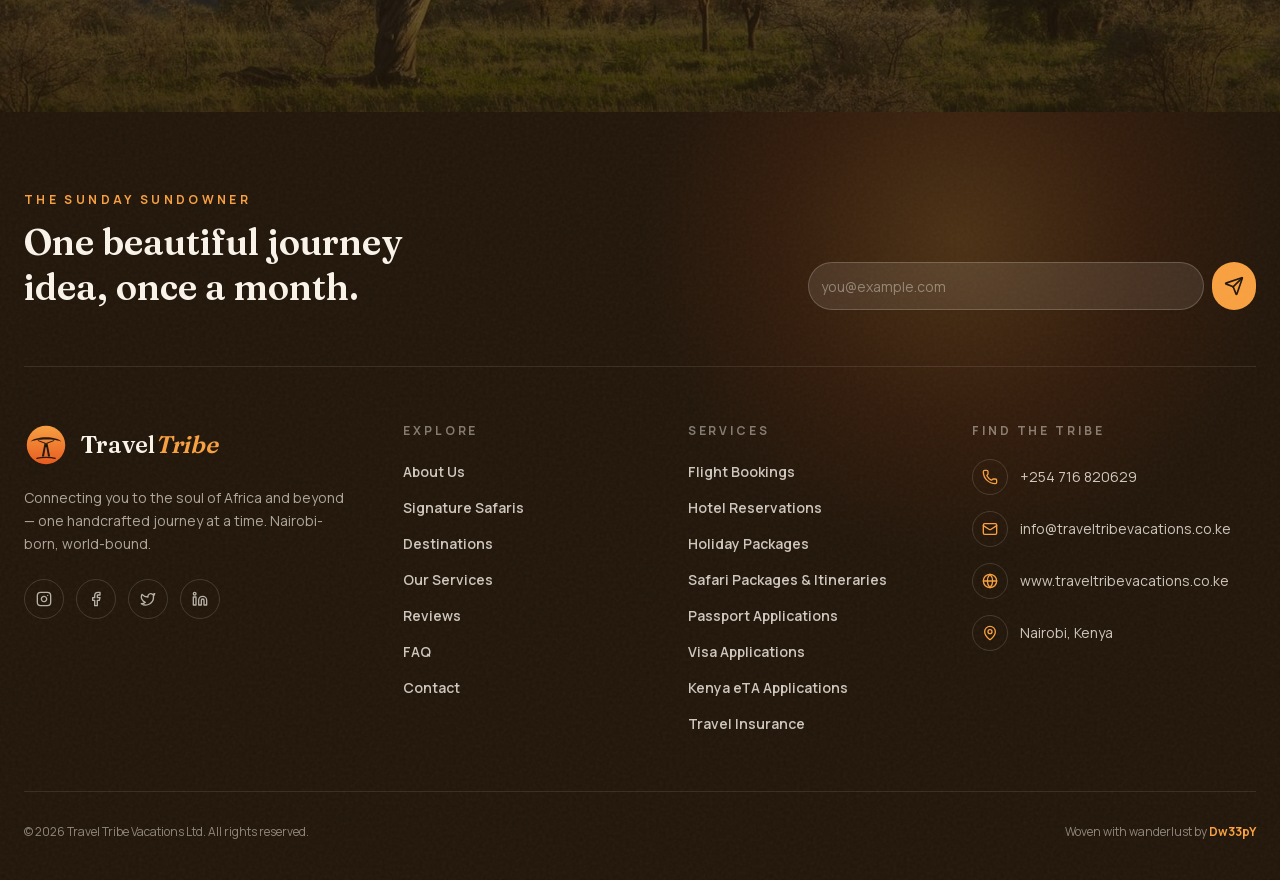
<file: about/index.html>
<!DOCTYPE html><!--id5TYGqZ25edbsAvo63pO--><html lang="en"><head><meta charSet="utf-8"/><meta name="viewport" content="width=device-width, initial-scale=1"/><link rel="preload" href="/_next/static/media/03bda585a99c6450-s.p.ad37b9d9.woff2" as="font" crossorigin="" type="font/woff2"/><link rel="preload" href="/_next/static/media/a343f882a40d2cc9-s.p.71e1367e.woff2" as="font" crossorigin="" type="font/woff2"/><link rel="stylesheet" href="/_next/static/chunks/94646092eb5dbffb.css" data-precedence="next"/><link rel="stylesheet" href="/_next/static/chunks/2e85ffd351bf4b1e.css" data-precedence="next"/><link rel="preload" as="script" fetchPriority="low" href="/_next/static/chunks/a1995550232a710e.js"/><script src="/_next/static/chunks/806bdb8e4a6a9b95.js" async=""></script><script src="/_next/static/chunks/abc386bdde209760.js" async=""></script><script src="/_next/static/chunks/43a0077a15b1a098.js" async=""></script><script src="/_next/static/chunks/turbopack-26ba6545cd175a9f.js" async=""></script><script src="/_next/static/chunks/ff1a16fafef87110.js" async=""></script><script src="/_next/static/chunks/d2be314c3ece3fbe.js" async=""></script><script src="/_next/static/chunks/b9edc1f9f521cd4c.js" async=""></script><script src="/_next/static/chunks/9f41b453a00a7cba.js" async=""></script><script src="/_next/static/chunks/d5ab0063954fccbf.js" async=""></script><script src="/_next/static/chunks/5c34e4bc2b92d2e3.js" async=""></script><meta name="next-size-adjust" content=""/><meta name="theme-color" content="#e8591c"/><title>About Us — The Tribe Behind Your Journey | Travel Tribe Vacations Ltd</title><meta name="description" content="Meet Travel Tribe Vacations Ltd: a Nairobi-born travel company built like a tribe of specialists — safari experts, flight and stay curators, documents handlers and a 24/7 concierge desk. We Speak Travel."/><meta name="author" content="Travel Tribe Vacations Ltd"/><meta name="keywords" content="kenya safari packages,maasai mara safari,diani beach holiday,zanzibar holiday packages,tours and travel kenya,flight booking kenya,hotel reservations nairobi,kenya eTA application,visa application assistance,passport application kenya,travel insurance kenya,travel tribe vacations"/><meta name="creator" content="Travel Tribe Vacations Ltd"/><meta name="publisher" content="Travel Tribe Vacations Ltd"/><meta name="robots" content="index, follow"/><meta name="googlebot" content="index, follow, max-image-preview:large, max-snippet:-1"/><meta name="category" content="travel"/><link rel="canonical" href="https://www.traveltribevacations.co.ke/about/"/><meta property="og:title" content="About Travel Tribe Vacations — Born in Nairobi, Fluent Everywhere"/><meta property="og:description" content="The story, the mission and the four desks of the tribe — how a Nairobi-born travel company makes world-class journeys effortless."/><meta property="og:url" content="https://www.traveltribevacations.co.ke/about/"/><meta name="twitter:card" content="summary_large_image"/><meta name="twitter:site" content="@TravelTribeVacations"/><meta name="twitter:creator" content="@TravelTribeVacations"/><meta name="twitter:title" content="We Speak Travel — Kenya Safaris, Beach Holidays &amp; Travel Services"/><meta name="twitter:description" content="Bespoke safaris, beach escapes, flights, hotels, visas &amp; travel insurance — crafted by Travel Tribe Vacations Ltd, Nairobi, Kenya."/><meta name="twitter:image" content="https://www.traveltribevacations.co.ke/og-share.png"/><link rel="shortcut icon" href="/favicon-16x16.png"/><link rel="icon" href="/favicon.svg" type="image/svg+xml"/><link rel="icon" href="/favicon-32x32.png" sizes="32x32" type="image/png"/><link rel="apple-touch-icon" href="/favicon-180x180.png"/><script src="/_next/static/chunks/a6dad97d9634a72d.js" noModule=""></script></head><body class="fraunces_d361c29d-module__5PBLiG__variable manrope_9b24f49e-module__hJlnFq__variable antialiased bg-sand text-ink"><div hidden=""><!--$--><!--/$--></div><script type="application/ld+json">{"@context":"https://schema.org","@graph":[{"@type":"TravelAgency","@id":"https://www.traveltribevacations.co.ke/#org","name":"Travel Tribe Vacations Ltd","slogan":"We Speak Travel","url":"https://www.traveltribevacations.co.ke","logo":"https://www.traveltribevacations.co.ke/favicon.svg","image":"https://www.traveltribevacations.co.ke/images/hero-giraffe-sunset.jpg","description":"Nairobi-based tours and travel company offering bespoke safari packages, beach holidays, flight bookings, hotel reservations, passport and visa applications, Kenya eTA services and travel insurance.","telephone":"+254716820629","email":"info@traveltribevacations.co.ke","address":{"@type":"PostalAddress","addressLocality":"Nairobi","addressCountry":"KE"},"areaServed":["Kenya","Tanzania","Egypt","Africa","Worldwide"],"sameAs":["https://www.facebook.com/","https://www.instagram.com/","https://x.com/"],"makesOffer":[{"@type":"Offer","itemOffered":{"@type":"Service","name":"Flight Bookings","description":"Domestic hops and long-haul journeys alike — we compare fares across every major carrier, watch the routes the aggregators ignore, and land you seats that fit both your schedule and your budget."}},{"@type":"Offer","itemOffered":{"@type":"Service","name":"Hotel Reservations","description":"From treehouse lodges in the Mara to five-star beachfront suites in Diani, every stay is hand-inspected and chosen for character, comfort and location — never off a generic list."}},{"@type":"Offer","itemOffered":{"@type":"Service","name":"Holiday Packages","description":"Flights, stays, transfers and experiences bundled into one seamless price. Tell us the vibe you're chasing — romance, family, adrenaline or utter stillness — and we'll build the whole escape around it."}},{"@type":"Offer","itemOffered":{"@type":"Service","name":"Safari Packages & Itineraries","description":"Our pride and joy. Expertly-crafted routes through Kenya's legendary parks and beyond — private guides, sundowner spots the guidebooks miss, and nights under a sky you can hear."}},{"@type":"Offer","itemOffered":{"@type":"Service","name":"Passport Applications","description":"New applications, renewals and children's passports — we walk you through every form, photograph and appointment slot so the process never stands between you and the departure gate."}},{"@type":"Offer","itemOffered":{"@type":"Service","name":"Visa Applications","description":"Tourist, business and transit visas for destinations worldwide. We prepare your dossier, check every document twice, and track your application until the stamp is in your hands."}},{"@type":"Offer","itemOffered":{"@type":"Service","name":"Kenya eTA Applications","description":"The electronic Travel Authorisation every Kenya-bound visitor now needs — handled quickly and reliably, with the correct details the first time, so your arrival is nothing but a warm breeze."}},{"@type":"Offer","itemOffered":{"@type":"Service","name":"Travel Insurance","description":"Comprehensive medical, cancellation and baggage coverage from trusted underwriters — because the only surprises a great trip should hold are good ones."}}]},{"@type":"WebSite","@id":"https://www.traveltribevacations.co.ke/#website","url":"https://www.traveltribevacations.co.ke","name":"Travel Tribe Vacations Ltd","inLanguage":"en-KE","publisher":{"@id":"https://www.traveltribevacations.co.ke/#org"}},{"@type":"FAQPage","mainEntity":[{"@type":"Question","name":"How do I apply for the Kenya eTA?","acceptedAnswer":{"@type":"Answer","text":"Most visitors to Kenya now need an electronic Travel Authorisation (eTA) before arrival. Send us your passport bio page and travel details, and we prepare and submit the application on your behalf — approved eTAs typically arrive within 72 hours. We handle corrections, follow-ups and re-submissions so you never chase a portal."}},{"@type":"Question","name":"Which visa services do you help with?","acceptedAnswer":{"@type":"Answer","text":"We prepare and track tourist, business and transit visa applications for destinations worldwide — including Schengen states, the UK, USA, UAE, South Africa and Asia. Every dossier is reviewed document-by-document before submission, and we keep you updated at each stage of the decision."}},{"@type":"Question","name":"What's included in your safari packages?","acceptedAnswer":{"@type":"Answer","text":"Signature packages include 4×4 land-cruiser transport, full-board accommodation in hand-picked camps and lodges, park and conservancy fees, and a professional driver-guide. Flights, visas, insurance and personal extras are quoted transparently alongside — no hidden surprises on invoice day."}},{"@type":"Question","name":"How do payments work?","acceptedAnswer":{"@type":"Answer","text":"We accept M-Pesa, bank transfer and all major cards. A 30–50% deposit confirms your booking, with the balance due 14 days before departure. Every payment is receipted, and full refund terms are shared in writing before you commit."}},{"@type":"Question","name":"Can you customise an itinerary just for us?","acceptedAnswer":{"@type":"Answer","text":"Custom journeys are our love language. Whether it's a honeymoon with one surprise per day, a multi-generational family trip, or a school expedition — tell us the dream and the budget, and we'll shape a route no brochure has ever printed."}},{"@type":"Question","name":"Do I really need travel insurance?","acceptedAnswer":{"@type":"Answer","text":"For journeys we design, yes — it's non-negotiable in the best way. Comprehensive medical, cancellation and baggage cover costs a fraction of one missed flight and buys you the freedom to enjoy every sunrise without a worry in the world. We only work with trusted, claims-proven underwriters."}}]}]}</script><div class="flex min-h-svh flex-col bg-sand"><header class="fixed inset-x-0 top-0 z-50"><div class="hidden md:block bg-ink text-sand/85 text-[13px] transition-all duration-300 max-h-12"><div class="mx-auto flex max-w-7xl items-center justify-between px-6 py-2"><p class="tracking-wide">We Speak Travel<!-- --> — Nairobi, Kenya &amp; worldwide</p><div class="flex items-center gap-6"><a href="tel:+254716820629" class="link-sweep inline-flex items-center gap-1.5 hover:text-glow"><svg xmlns="http://www.w3.org/2000/svg" width="24" height="24" viewBox="0 0 24 24" fill="none" stroke="currentColor" stroke-width="2" stroke-linecap="round" stroke-linejoin="round" class="lucide lucide-phone size-3.5" aria-hidden="true"><path d="M13.832 16.568a1 1 0 0 0 1.213-.303l.355-.465A2 2 0 0 1 17 15h3a2 2 0 0 1 2 2v3a2 2 0 0 1-2 2A18 18 0 0 1 2 4a2 2 0 0 1 2-2h3a2 2 0 0 1 2 2v3a2 2 0 0 1-.8 1.6l-.468.351a1 1 0 0 0-.292 1.233 14 14 0 0 0 6.392 6.384"></path></svg>+254 716 820629</a><a href="mailto:info@traveltribevacations.co.ke" class="link-sweep inline-flex items-center gap-1.5 hover:text-glow"><svg xmlns="http://www.w3.org/2000/svg" width="24" height="24" viewBox="0 0 24 24" fill="none" stroke="currentColor" stroke-width="2" stroke-linecap="round" stroke-linejoin="round" class="lucide lucide-mail size-3.5" aria-hidden="true"><path d="m22 7-8.991 5.727a2 2 0 0 1-2.009 0L2 7"></path><rect x="2" y="4" width="20" height="16" rx="2"></rect></svg>info@traveltribevacations.co.ke</a></div></div></div><nav aria-label="Primary" class="transition-all duration-500 bg-transparent"><div class="mx-auto flex max-w-7xl items-center justify-between gap-4 px-4 py-3.5 sm:px-6"><a class="group flex items-center gap-2.5" aria-label="Travel Tribe Vacations — home" href="/"><svg viewBox="0 0 48 48" role="img" aria-label="Travel Tribe Vacations logo — acacia tree inside a rising sun" class="size-10 transition-transform duration-500 group-hover:rotate-[20deg]"><defs><linearGradient id="tribe-sun" x1="0" y1="0" x2="0" y2="1"><stop offset="0%" stop-color="#F9A03F"></stop> <stop offset="100%" stop-color="#E8591C"></stop> </linearGradient></defs><circle cx="24" cy="24" r="21" fill="url(#tribe-sun)"></circle><path d="M7 20.5 C12.5 13.8 35.5 13.8 41 20.5 C35.5 17.2 12.5 17.2 7 20.5 Z" fill="#211509"></path><path d="M22.4 22 L19.5 36.5 L21.8 36.5 L23.6 26.5 L24.4 26.5 L26.2 36.5 L28.5 36.5 L25.6 22 Z" fill="#211509"></path><path d="M23 22 L15.5 19.2 M25 22 L32.5 19.2" stroke="#211509" stroke-width="1.1" stroke-linecap="round"></path><path d="M14 38.5 C19 37.2 29 37.2 34 38.5" stroke="#211509" stroke-width="1.4" stroke-linecap="round" fill="none"></path></svg><span class="font-display text-xl font-semibold leading-none tracking-tight">Travel<span class="text-sun italic">Tribe</span><span class="mt-0.5 block text-[10px] font-sans font-bold uppercase tracking-[0.3em] text-clay">Vacations Ltd</span></span></a><ul class="hidden items-center gap-7 lg:flex"><li><a class="link-sweep text-sm font-semibold text-ink/80 hover:text-ink" href="/about/">About</a></li><li><a class="link-sweep text-sm font-semibold text-ink/80 hover:text-ink" href="/safaris/">Safaris</a></li><li><a class="link-sweep text-sm font-semibold text-ink/80 hover:text-ink" href="/destinations/">Destinations</a></li><li><a class="link-sweep text-sm font-semibold text-ink/80 hover:text-ink" href="/services/">Services</a></li><li><a class="link-sweep text-sm font-semibold text-ink/80 hover:text-ink" href="/contact/">Contact</a></li></ul><div class="hidden items-center gap-3 lg:flex"><a href="https://wa.me/254716820629?text=Jambo%20Travel%20Tribe!%20I&#x27;d%20love%20help%20planning%20a%20trip.%20My%20dream%20destination%20is%E2%80%A6" target="_blank" rel="noopener noreferrer" data-slot="button" class="inline-flex items-center justify-center whitespace-nowrap rounded-md transition-all disabled:pointer-events-none disabled:opacity-50 [&amp;_svg]:pointer-events-none [&amp;_svg:not([class*=&#x27;size-&#x27;])]:size-4 shrink-0 [&amp;_svg]:shrink-0 outline-none focus-visible:border-ring focus-visible:ring-ring/50 focus-visible:ring-[3px] aria-invalid:ring-destructive/20 dark:aria-invalid:ring-destructive/40 aria-invalid:border-destructive hover:bg-accent dark:hover:bg-accent/50 h-9 px-4 py-2 has-[&gt;svg]:px-3 gap-2 text-sm font-semibold text-ink/80 hover:text-ink"><svg xmlns="http://www.w3.org/2000/svg" width="24" height="24" viewBox="0 0 24 24" fill="none" stroke="currentColor" stroke-width="2" stroke-linecap="round" stroke-linejoin="round" class="lucide lucide-message-circle size-4" aria-hidden="true"><path d="M7.9 20A9 9 0 1 0 4 16.1L2 22Z"></path></svg>WhatsApp</a><a data-slot="button" class="inline-flex items-center justify-center gap-2 whitespace-nowrap text-sm disabled:pointer-events-none disabled:opacity-50 [&amp;_svg]:pointer-events-none [&amp;_svg:not([class*=&#x27;size-&#x27;])]:size-4 shrink-0 [&amp;_svg]:shrink-0 outline-none focus-visible:border-ring focus-visible:ring-ring/50 focus-visible:ring-[3px] aria-invalid:ring-destructive/20 dark:aria-invalid:ring-destructive/40 aria-invalid:border-destructive h-9 py-2 has-[&gt;svg]:px-3 rounded-full bg-sun px-6 font-semibold text-primary-foreground shadow-[0_10px_30px_-10px_rgba(232,89,28,0.6)] transition-all hover:bg-ember hover:shadow-[0_14px_36px_-10px_rgba(194,67,20,0.7)]" href="/contact/">Plan My Trip</a></div><button data-slot="sheet-trigger" class="inline-flex items-center justify-center gap-2 whitespace-nowrap text-sm font-medium transition-all disabled:pointer-events-none disabled:opacity-50 [&amp;_svg]:pointer-events-none [&amp;_svg:not([class*=&#x27;size-&#x27;])]:size-4 shrink-0 [&amp;_svg]:shrink-0 outline-none focus-visible:border-ring focus-visible:ring-ring/50 focus-visible:ring-[3px] aria-invalid:ring-destructive/20 dark:aria-invalid:ring-destructive/40 aria-invalid:border-destructive border shadow-xs hover:bg-accent hover:text-accent-foreground dark:bg-input/30 dark:border-input dark:hover:bg-input/50 size-9 rounded-full border-ink/15 bg-cream/80 backdrop-blur lg:hidden" aria-label="Open navigation menu" type="button" aria-haspopup="dialog" aria-expanded="false" aria-controls="radix-_R_92lubtb_" data-state="closed"><svg xmlns="http://www.w3.org/2000/svg" width="24" height="24" viewBox="0 0 24 24" fill="none" stroke="currentColor" stroke-width="2" stroke-linecap="round" stroke-linejoin="round" class="lucide lucide-menu size-5" aria-hidden="true"><path d="M4 12h16"></path><path d="M4 18h16"></path><path d="M4 6h16"></path></svg></button></div></nav></header><main class="flex-1"><section class="relative overflow-hidden bg-cream"><div class="sun-glow pointer-events-none absolute -right-44 -top-44 size-[38rem] rounded-full opacity-70" aria-hidden="true"></div><div class="sun-glow pointer-events-none absolute -left-52 bottom-[-14rem] size-[30rem] rounded-full opacity-40" aria-hidden="true"></div><div class="relative mx-auto max-w-7xl px-4 pb-16 pt-36 sm:px-6 sm:pb-20 sm:pt-44"><div style="opacity:0;transform:translateY(16px)"><nav aria-label="Breadcrumb" class="flex items-center gap-2 text-xs font-bold uppercase tracking-[0.22em] text-clay"><a class="link-sweep hover:text-ember" href="/">Home</a><svg xmlns="http://www.w3.org/2000/svg" width="24" height="24" viewBox="0 0 24 24" fill="none" stroke="currentColor" stroke-width="2" stroke-linecap="round" stroke-linejoin="round" class="lucide lucide-chevron-right size-3.5 text-sun" aria-hidden="true"><path d="m9 18 6-6-6-6"></path></svg><span aria-current="page" class="text-ember">About Us</span></nav><p class="mt-8 text-xs font-bold uppercase tracking-[0.28em] text-sun">Our Story</p><h1 class="mt-3 max-w-3xl font-display text-4xl font-semibold leading-[1.05] text-balance text-ink sm:text-6xl">Born in Nairobi. Fluent everywhere.</h1><p class="mt-6 max-w-2xl text-base leading-relaxed text-clay sm:text-lg">We didn&#x27;t set out to build a travel company. We set out to build the tribe we wished existed when we were the ones standing at the booking counter with a hundred questions.</p></div></div></section><section aria-labelledby="story-heading" class="relative scroll-mt-24 py-20 sm:py-28"><div class="mx-auto max-w-7xl px-4 sm:px-6"><div class="grid items-start gap-14 lg:grid-cols-[1.15fr_1fr] lg:gap-20"><div><h2 id="story-heading" class="font-display text-3xl font-semibold leading-tight text-ink sm:text-4xl">How the tribe came to be</h2><div class="mt-8 space-y-6 text-base leading-relaxed text-clay sm:text-lg"><p>Travel Tribe Vacations began the way most good journeys do — with a group of friends arguing over who makes the better itinerary. We had spent years criss-crossing Kenya and the region for work, for weddings and for the sheer joy of a long Rift Valley road, and somewhere along the way people started asking us to plan their trips too. What began as a favour became a vocation; a vocation became a company.</p><p>The name is deliberate. A tribe, in the oldest sense of the word, is a group that carries its members — that knows where the water is in a dry season, that sends someone ahead to prepare the next camp, that you can call at midnight without apology. That is what we built: a company structured less like a counter and more like a family of specialists, each fluent in one dialect of travel.</p><p>&quot;We Speak Travel&quot; is our promise and our grammar. Flights, hotels, visas, eTA and insurance are the vocabulary — necessary, but useless without fluency. Fluency is knowing which camp has the best seats for a river crossing, which embassy is moving slowly this quarter, which flight connection is a gamble disguised as a bargain. We speak it so you don&#x27;t have to learn it.</p><p>Today we design journeys across Kenya, East Africa and further afield — Egypt, the Gulf, Asia, Europe — for travellers who want the wild without the wild guesswork. The company has grown; the argument about who makes the better itinerary has not been resolved. Frankly, it&#x27;s our quality-control system.</p></div><div style="opacity:0;transform:translateY(28px)"><ul class="mt-10 space-y-4 rounded-3xl border border-haze bg-cream p-7 sm:p-8"><li class="text-xs font-bold uppercase tracking-[0.24em] text-glow">The three promises we never break</li><li class="flex items-start gap-3 text-sm leading-relaxed text-ink/85 sm:text-base"><svg xmlns="http://www.w3.org/2000/svg" width="24" height="24" viewBox="0 0 24 24" fill="none" stroke="currentColor" stroke-width="2" stroke-linecap="round" stroke-linejoin="round" class="lucide lucide-circle-check mt-0.5 size-5 shrink-0 text-sun" aria-hidden="true"><circle cx="12" cy="12" r="10"></circle><path d="m9 12 2 2 4-4"></path></svg>Every itinerary is bespoke — we have never sent two identical journeys out the door.</li><li class="flex items-start gap-3 text-sm leading-relaxed text-ink/85 sm:text-base"><svg xmlns="http://www.w3.org/2000/svg" width="24" height="24" viewBox="0 0 24 24" fill="none" stroke="currentColor" stroke-width="2" stroke-linecap="round" stroke-linejoin="round" class="lucide lucide-circle-check mt-0.5 size-5 shrink-0 text-sun" aria-hidden="true"><circle cx="12" cy="12" r="10"></circle><path d="m9 12 2 2 4-4"></path></svg>Every price is transparent — the quote you approve is the invoice you pay.</li><li class="flex items-start gap-3 text-sm leading-relaxed text-ink/85 sm:text-base"><svg xmlns="http://www.w3.org/2000/svg" width="24" height="24" viewBox="0 0 24 24" fill="none" stroke="currentColor" stroke-width="2" stroke-linecap="round" stroke-linejoin="round" class="lucide lucide-circle-check mt-0.5 size-5 shrink-0 text-sun" aria-hidden="true"><circle cx="12" cy="12" r="10"></circle><path d="m9 12 2 2 4-4"></path></svg>Every client is covered — a real human from the tribe is reachable, all journey long.</li></ul></div></div><div class="relative mx-auto w-full max-w-md lg:sticky lg:top-32"><div style="opacity:0;transform:translateY(28px)"><div class="overflow-hidden rounded-3xl shadow-[0_32px_64px_-32px_rgba(33,21,9,0.45)]"><img alt="Maasai women in traditional beaded adornment, photographed in warm evening light" loading="lazy" width="900" height="1100" decoding="async" data-nimg="1" class="h-auto w-full object-cover" style="color:transparent" src="/images/maasai-women.jpg"/></div></div><div style="opacity:0;transform:translateY(28px)"><div class="-mt-16 ml-auto w-[72%] overflow-hidden rounded-3xl border-4 border-cream shadow-[0_32px_64px_-32px_rgba(33,21,9,0.5)]"><img alt="A safari camp terrace at dusk with warm lantern light" loading="lazy" width="900" height="700" decoding="async" data-nimg="1" class="h-auto w-full object-cover" style="color:transparent" src="/images/camp-terrace.jpg"/></div></div></div></div></div></section><section aria-labelledby="mission-heading" class="relative scroll-mt-24 bg-cream py-20 sm:py-24"><div class="mx-auto max-w-7xl px-4 sm:px-6"><h2 id="mission-heading" class="sr-only">Mission and vision</h2><div class="grid gap-6 md:grid-cols-2"><div style="opacity:0;transform:translateY(28px)"><article class="group h-full rounded-3xl border border-haze bg-sand p-8 transition-all duration-500 hover:-translate-y-1 hover:border-sun/40 hover:shadow-[0_24px_48px_-24px_rgba(194,67,20,0.35)] sm:p-10"><span class="grid size-12 place-items-center rounded-2xl bg-sun/10 text-sun"><svg xmlns="http://www.w3.org/2000/svg" width="24" height="24" viewBox="0 0 24 24" fill="none" stroke="currentColor" stroke-width="2" stroke-linecap="round" stroke-linejoin="round" class="lucide lucide-target size-6" aria-hidden="true"><circle cx="12" cy="12" r="10"></circle><circle cx="12" cy="12" r="6"></circle><circle cx="12" cy="12" r="2"></circle></svg></span><h3 class="mt-5 font-display text-2xl font-semibold text-ink sm:text-3xl">Our mission</h3><p class="mt-4 text-base leading-relaxed text-clay">To make world-class travel effortless for every client — handling every document, flight, bed and dawn between the dream and the departure gate — so the traveller is free to actually travel.</p></article></div><div style="opacity:0;transform:translateY(28px)"><article class="group h-full rounded-3xl border border-haze bg-ink p-8 text-sand transition-all duration-500 hover:-translate-y-1 hover:shadow-[0_24px_48px_-24px_rgba(33,21,9,0.7)] sm:p-10"><span class="grid size-12 place-items-center rounded-2xl bg-glow/15 text-glow"><svg xmlns="http://www.w3.org/2000/svg" width="24" height="24" viewBox="0 0 24 24" fill="none" stroke="currentColor" stroke-width="2" stroke-linecap="round" stroke-linejoin="round" class="lucide lucide-eye size-6" aria-hidden="true"><path d="M2.062 12.348a1 1 0 0 1 0-.696 10.75 10.75 0 0 1 19.876 0 1 1 0 0 1 0 .696 10.75 10.75 0 0 1-19.876 0"></path><circle cx="12" cy="12" r="3"></circle></svg></span><h3 class="mt-5 font-display text-2xl font-semibold sm:text-3xl">Our vision</h3><p class="mt-4 text-base leading-relaxed text-sand/75">To be East Africa&#x27;s most trusted travel tribe: the first name remembered when a Kenyan imagines a journey, and the first name recommended when a visitor lands in one.</p></article></div></div></div></section><section aria-labelledby="desks-heading" class="relative scroll-mt-24 py-20 sm:py-28"><div class="sun-glow pointer-events-none absolute -left-56 top-16 size-[30rem] rounded-full opacity-50" aria-hidden="true"></div><div class="relative mx-auto max-w-7xl px-4 sm:px-6"><div class="max-w-2xl mx-auto text-center" style="opacity:0;transform:translateY(28px)"><p class="text-xs font-bold uppercase tracking-[0.28em] text-sun">How We&#x27;re Built</p><h2 class="mt-3 font-display text-4xl font-semibold leading-[1.08] text-balance sm:text-5xl text-ink">Four desks.<!-- --> <span class="italic text-sun">One thread.</span></h2><p class="mt-5 text-base leading-relaxed sm:text-lg text-clay">Your journey never gets passed between strangers — it moves between four specialist desks, with one concierge carrying it the whole way. That&#x27;s what &#x27;tribe&#x27; means in practice.</p></div><div class="mt-14 grid gap-5 sm:grid-cols-2 lg:grid-cols-4"><div style="opacity:0;transform:translateY(28px)"><article class="flex h-full flex-col rounded-3xl border border-haze bg-cream p-7 transition-all duration-500 hover:-translate-y-1.5 hover:border-sun/40 hover:shadow-[0_24px_48px_-24px_rgba(194,67,20,0.35)]"><span class="font-display text-4xl font-medium text-haze">0<!-- -->1</span><h3 class="mt-4 font-display text-xl font-semibold text-ink">The Safari Desk</h3><p class="mt-3 flex-1 text-sm leading-relaxed text-clay">Guides, camps, conservancies, migration timing and that one bend in the river where the crossings happen. If it growls, trumpets or turns golden at dusk, this desk owns it.</p></article></div><div style="opacity:0;transform:translateY(28px)"><article class="flex h-full flex-col rounded-3xl border border-haze bg-cream p-7 transition-all duration-500 hover:-translate-y-1.5 hover:border-sun/40 hover:shadow-[0_24px_48px_-24px_rgba(194,67,20,0.35)]"><span class="font-display text-4xl font-medium text-haze">0<!-- -->2</span><h3 class="mt-4 font-display text-xl font-semibold text-ink">The Flights &amp; Stays Desk</h3><p class="mt-3 flex-1 text-sm leading-relaxed text-clay">Fare windows, hidden stopovers, bush strips, loyalty programs, pillow standards and the hotel manager we can call by name. The logistics, made lovely.</p></article></div><div style="opacity:0;transform:translateY(28px)"><article class="flex h-full flex-col rounded-3xl border border-haze bg-cream p-7 transition-all duration-500 hover:-translate-y-1.5 hover:border-sun/40 hover:shadow-[0_24px_48px_-24px_rgba(194,67,20,0.35)]"><span class="font-display text-4xl font-medium text-haze">0<!-- -->3</span><h3 class="mt-4 font-display text-xl font-semibold text-ink">The Documents Desk</h3><p class="mt-3 flex-1 text-sm leading-relaxed text-clay">Passports, visas, eTA and insurance — the paperwork that stands between you and the gate, handled with the patience of people who have read every form twice.</p></article></div><div style="opacity:0;transform:translateY(28px)"><article class="flex h-full flex-col rounded-3xl border border-haze bg-cream p-7 transition-all duration-500 hover:-translate-y-1.5 hover:border-sun/40 hover:shadow-[0_24px_48px_-24px_rgba(194,67,20,0.35)]"><span class="font-display text-4xl font-medium text-haze">0<!-- -->4</span><h3 class="mt-4 font-display text-xl font-semibold text-ink">The Concierge Desk</h3><p class="mt-3 flex-1 text-sm leading-relaxed text-clay">Your single point of contact from first hello to welcome home. Changes, surprises, a forgotten charger in Diani — one message and it&#x27;s in motion.</p></article></div></div><div style="opacity:0;transform:translateY(28px)"><div class="mt-10 flex flex-col items-center justify-between gap-5 rounded-3xl border border-sun/25 bg-sun/5 px-8 py-7 sm:flex-row"><p class="max-w-xl text-sm leading-relaxed text-ink/85 sm:text-base">Want to know which desk takes your dream first?<!-- --> <span class="font-semibold text-ink">The concierge desk — then it never leaves your sight.</span></p><a class="link-sweep inline-flex shrink-0 items-center gap-2 text-sm font-bold text-ember hover:text-sun" href="/contact/">Meet your consultant<svg xmlns="http://www.w3.org/2000/svg" width="24" height="24" viewBox="0 0 24 24" fill="none" stroke="currentColor" stroke-width="2" stroke-linecap="round" stroke-linejoin="round" class="lucide lucide-arrow-right size-4" aria-hidden="true"><path d="M5 12h14"></path><path d="m12 5 7 7-7 7"></path></svg></a></div></div></div></section><section aria-labelledby="why-kenya-heading" class="relative scroll-mt-24 overflow-hidden bg-cream py-20 sm:py-28"><div class="mx-auto max-w-7xl px-4 sm:px-6"><div class="grid items-center gap-14 lg:grid-cols-2 lg:gap-20"><div class="order-2 lg:order-1" style="opacity:0;transform:translateY(28px)"><div class="relative overflow-hidden rounded-3xl shadow-[0_32px_80px_-40px_rgba(33,21,9,0.5)]"><img alt="The rugged snow-capped peak of Mount Kenya rising above dark volcanic slopes" loading="lazy" width="1200" height="900" decoding="async" data-nimg="1" class="h-auto w-full object-cover" style="color:transparent" src="/images/mt-kenya-peak.jpg"/><div class="absolute inset-0 bg-gradient-to-t from-ink/40 to-transparent" aria-hidden="true"></div><p class="absolute bottom-5 left-6 right-6 font-display text-lg italic text-sand sm:text-xl">Glaciers on the equator — only in Kenya.</p></div></div><div class="order-1 lg:order-2"><div class="max-w-2xl " style="opacity:0;transform:translateY(28px)"><p class="text-xs font-bold uppercase tracking-[0.28em] text-sun">Why Kenya First</p><h2 class="mt-3 font-display text-4xl font-semibold leading-[1.08] text-balance sm:text-5xl text-ink">The whole world, in one country&#x27;s borders</h2></div><div class="mt-7 space-y-6 text-base leading-relaxed text-clay sm:text-lg"><p>There is a reason safaris were invented here. Kenya compresses a continent into a border: glaciers on the equator, rainforest to desert within a morning&#x27;s drive, the world&#x27;s greatest wildlife migration and a coastline that has been trading with the world for a thousand years. Few countries hand a traveller this much, this close together.</p><p>Being born here is our unfair advantage — we know which ranger station opens early, which airstrip floods in April, and which community conservancy is quietly outperforming the big reserves this season. We spend that local fluency on every client, whether their journey starts in Nairobi or ends in it.</p></div><div style="opacity:0;transform:translateY(28px)"><div class="mt-8 flex items-center gap-3 text-sm font-bold text-ink"><svg xmlns="http://www.w3.org/2000/svg" width="24" height="24" viewBox="0 0 24 24" fill="none" stroke="currentColor" stroke-width="2" stroke-linecap="round" stroke-linejoin="round" class="lucide lucide-compass size-5 text-sun" aria-hidden="true"><path d="m16.24 7.76-1.804 5.411a2 2 0 0 1-1.265 1.265L7.76 16.24l1.804-5.411a2 2 0 0 1 1.265-1.265z"></path><circle cx="12" cy="12" r="10"></circle></svg>Born here. Guiding here. Answerable here.</div></div></div></div></div></section><section aria-label="Travel Tribe in numbers" class="border-y border-haze bg-cream"><div class="mx-auto grid max-w-7xl grid-cols-2 divide-x divide-haze lg:grid-cols-4"><div class="px-6 py-10 text-center sm:py-14"><p class="font-display text-4xl font-semibold text-ink sm:text-5xl lg:text-6xl">0<!-- -->+</p><p class="mt-2.5 text-xs font-bold uppercase tracking-[0.18em] text-clay">Years crafting journeys</p></div><div class="px-6 py-10 text-center sm:py-14"><p class="font-display text-4xl font-semibold text-ink sm:text-5xl lg:text-6xl">0<!-- -->+</p><p class="mt-2.5 text-xs font-bold uppercase tracking-[0.18em] text-clay">Happy travellers</p></div><div class="px-6 py-10 text-center sm:py-14"><p class="font-display text-4xl font-semibold text-ink sm:text-5xl lg:text-6xl">0<!-- -->+</p><p class="mt-2.5 text-xs font-bold uppercase tracking-[0.18em] text-clay">Destinations covered</p></div><div class="px-6 py-10 text-center sm:py-14"><p class="font-display text-4xl font-semibold text-ink sm:text-5xl lg:text-6xl">0<!-- -->%</p><p class="mt-2.5 text-xs font-bold uppercase tracking-[0.18em] text-clay">Would travel with us again</p></div></div></section><section aria-labelledby="cta-heading" class="relative overflow-hidden"><div class="absolute inset-0" aria-hidden="true"><img alt="" loading="lazy" decoding="async" data-nimg="fill" class="object-cover" style="position:absolute;height:100%;width:100%;left:0;top:0;right:0;bottom:0;color:transparent" src="/images/balloon-acacia.jpg"/><div class="absolute inset-0 bg-gradient-to-b from-ink/70 via-ink/45 to-ink/80"></div></div><div class="relative mx-auto max-w-5xl px-4 py-28 text-center sm:px-6 sm:py-40"><div style="opacity:0;transform:translateY(28px)"><p id="cta-heading" class="text-xs font-bold uppercase tracking-[0.32em] text-glow">Adventure Awaits</p><h2 class="mt-4 font-display text-5xl font-semibold leading-[1.02] text-sand sm:text-7xl">Ready to join<!-- --> <span class="italic text-glow">the tribe?</span></h2><p class="mx-auto mt-6 max-w-xl text-base leading-relaxed text-sand/85 sm:text-lg">Your next great adventure is one honest conversation away. No pressure, no spam — just a tribe that listens first.</p></div><div style="opacity:0;transform:translateY(28px)"><a data-slot="button" class="inline-flex items-center justify-center gap-2 whitespace-nowrap disabled:pointer-events-none disabled:opacity-50 [&amp;_svg]:pointer-events-none [&amp;_svg:not([class*=&#x27;size-&#x27;])]:size-4 shrink-0 [&amp;_svg]:shrink-0 outline-none focus-visible:border-ring focus-visible:ring-ring/50 focus-visible:ring-[3px] aria-invalid:ring-destructive/20 dark:aria-invalid:ring-destructive/40 aria-invalid:border-destructive h-10 has-[&gt;svg]:px-4 group mt-10 rounded-full bg-sun px-10 py-7 text-lg font-bold text-primary-foreground shadow-[0_20px_50px_-14px_rgba(232,89,28,0.9)] transition-all hover:bg-ember" href="/contact/">Start your story<svg xmlns="http://www.w3.org/2000/svg" width="24" height="24" viewBox="0 0 24 24" fill="none" stroke="currentColor" stroke-width="2" stroke-linecap="round" stroke-linejoin="round" class="lucide lucide-arrow-right size-5 transition-transform duration-300 group-hover:translate-x-1" aria-hidden="true"><path d="M5 12h14"></path><path d="m12 5 7 7-7 7"></path></svg></a></div></div></section></main><footer class="grain relative overflow-hidden bg-ink text-sand"><div class="sun-glow pointer-events-none absolute -top-48 right-0 size-[40rem] rounded-full opacity-70" aria-hidden="true"></div><div class="relative mx-auto max-w-7xl px-4 pb-10 pt-20 sm:px-6"><div class="flex flex-col gap-6 border-b border-sand/10 pb-14 lg:flex-row lg:items-end lg:justify-between"><div><p class="text-xs font-bold uppercase tracking-[0.28em] text-glow">The Sunday Sundowner</p><h2 class="mt-3 max-w-md font-display text-3xl font-semibold leading-tight text-sand sm:text-4xl">One beautiful journey idea, once a month.</h2></div><form class="flex w-full max-w-md gap-2" noValidate=""><label for="newsletter-email" class="sr-only">Email address for the newsletter</label><input type="email" data-slot="input" class="file:text-foreground selection:bg-primary selection:text-primary-foreground dark:bg-input/30 flex w-full min-w-0 border px-3 py-1 text-base shadow-xs transition-[color,box-shadow] outline-none file:inline-flex file:h-7 file:border-0 file:bg-transparent file:text-sm file:font-medium disabled:pointer-events-none disabled:cursor-not-allowed disabled:opacity-50 md:text-sm focus-visible:border-ring focus-visible:ring-[3px] aria-invalid:ring-destructive/20 dark:aria-invalid:ring-destructive/40 aria-invalid:border-destructive h-12 flex-1 rounded-full border-sand/20 bg-sand/10 text-sand placeholder:text-sand/40 focus-visible:ring-glow" id="newsletter-email" inputMode="email" required="" placeholder="you@example.com" value=""/><button data-slot="button" class="inline-flex items-center justify-center gap-2 whitespace-nowrap text-sm disabled:pointer-events-none [&amp;_svg]:pointer-events-none [&amp;_svg:not([class*=&#x27;size-&#x27;])]:size-4 shrink-0 [&amp;_svg]:shrink-0 outline-none focus-visible:border-ring focus-visible:ring-ring/50 focus-visible:ring-[3px] aria-invalid:ring-destructive/20 dark:aria-invalid:ring-destructive/40 aria-invalid:border-destructive shadow-xs py-2 has-[&gt;svg]:px-3 h-12 rounded-full bg-glow px-5 font-bold text-ink transition-colors hover:bg-sun hover:text-primary-foreground disabled:opacity-60" type="submit" aria-label="Subscribe to the newsletter"><svg xmlns="http://www.w3.org/2000/svg" width="24" height="24" viewBox="0 0 24 24" fill="none" stroke="currentColor" stroke-width="2" stroke-linecap="round" stroke-linejoin="round" class="lucide lucide-send size-5" aria-hidden="true"><path d="M14.536 21.686a.5.5 0 0 0 .937-.024l6.5-19a.496.496 0 0 0-.635-.635l-19 6.5a.5.5 0 0 0-.024.937l7.93 3.18a2 2 0 0 1 1.112 1.11z"></path><path d="m21.854 2.147-10.94 10.939"></path></svg></button></form></div><div class="grid gap-12 py-14 sm:grid-cols-2 lg:grid-cols-[1.4fr_1fr_1fr_1.2fr]"><div><a class="flex items-center gap-3" aria-label="Travel Tribe Vacations — home" href="/"><svg viewBox="0 0 48 48" role="img" aria-label="Travel Tribe Vacations logo — acacia tree inside a rising sun" class="size-11"><defs><linearGradient id="tribe-sun" x1="0" y1="0" x2="0" y2="1"><stop offset="0%" stop-color="#F9A03F"></stop> <stop offset="100%" stop-color="#E8591C"></stop> </linearGradient></defs><circle cx="24" cy="24" r="21" fill="url(#tribe-sun)"></circle><path d="M7 20.5 C12.5 13.8 35.5 13.8 41 20.5 C35.5 17.2 12.5 17.2 7 20.5 Z" fill="#211509"></path><path d="M22.4 22 L19.5 36.5 L21.8 36.5 L23.6 26.5 L24.4 26.5 L26.2 36.5 L28.5 36.5 L25.6 22 Z" fill="#211509"></path><path d="M23 22 L15.5 19.2 M25 22 L32.5 19.2" stroke="#211509" stroke-width="1.1" stroke-linecap="round"></path><path d="M14 38.5 C19 37.2 29 37.2 34 38.5" stroke="#211509" stroke-width="1.4" stroke-linecap="round" fill="none"></path></svg><span class="font-display text-2xl font-semibold">Travel<span class="italic text-glow">Tribe</span></span></a><p class="mt-5 max-w-xs text-sm leading-relaxed text-sand/65">Connecting you to the soul of Africa and beyond — one handcrafted journey at a time. Nairobi-born, world-bound.</p><div class="mt-6 flex gap-3"><a href="https://instagram.com/" target="_blank" rel="noopener noreferrer" aria-label="Travel Tribe on Instagram (@TravelTribeVacations)" class="grid size-10 place-items-center rounded-full border border-sand/15 text-sand/70 transition-all duration-300 hover:-translate-y-0.5 hover:border-glow hover:bg-sun hover:text-primary-foreground"><svg xmlns="http://www.w3.org/2000/svg" width="24" height="24" viewBox="0 0 24 24" fill="none" stroke="currentColor" stroke-width="2" stroke-linecap="round" stroke-linejoin="round" class="lucide lucide-instagram size-4" aria-hidden="true"><rect width="20" height="20" x="2" y="2" rx="5" ry="5"></rect><path d="M16 11.37A4 4 0 1 1 12.63 8 4 4 0 0 1 16 11.37z"></path><line x1="17.5" x2="17.51" y1="6.5" y2="6.5"></line></svg></a><a href="https://facebook.com/" target="_blank" rel="noopener noreferrer" aria-label="Travel Tribe on Facebook (Travel Tribe Vacations)" class="grid size-10 place-items-center rounded-full border border-sand/15 text-sand/70 transition-all duration-300 hover:-translate-y-0.5 hover:border-glow hover:bg-sun hover:text-primary-foreground"><svg xmlns="http://www.w3.org/2000/svg" width="24" height="24" viewBox="0 0 24 24" fill="none" stroke="currentColor" stroke-width="2" stroke-linecap="round" stroke-linejoin="round" class="lucide lucide-facebook size-4" aria-hidden="true"><path d="M18 2h-3a5 5 0 0 0-5 5v3H7v4h3v8h4v-8h3l1-4h-4V7a1 1 0 0 1 1-1h3z"></path></svg></a><a href="https://x.com/" target="_blank" rel="noopener noreferrer" aria-label="Travel Tribe on X (@TravelTribeVacations)" class="grid size-10 place-items-center rounded-full border border-sand/15 text-sand/70 transition-all duration-300 hover:-translate-y-0.5 hover:border-glow hover:bg-sun hover:text-primary-foreground"><svg xmlns="http://www.w3.org/2000/svg" width="24" height="24" viewBox="0 0 24 24" fill="none" stroke="currentColor" stroke-width="2" stroke-linecap="round" stroke-linejoin="round" class="lucide lucide-twitter size-4" aria-hidden="true"><path d="M22 4s-.7 2.1-2 3.4c1.6 10-9.4 17.3-18 11.6 2.2.1 4.4-.6 6-2C3 15.5.5 9.6 3 5c2.2 2.6 5.6 4.1 9 4-.9-4.2 4-6.6 7-3.8 1.1 0 3-1.2 3-1.2z"></path></svg></a><a href="https://linkedin.com/" target="_blank" rel="noopener noreferrer" aria-label="Travel Tribe on LinkedIn (Travel Tribe Vacations Ltd)" class="grid size-10 place-items-center rounded-full border border-sand/15 text-sand/70 transition-all duration-300 hover:-translate-y-0.5 hover:border-glow hover:bg-sun hover:text-primary-foreground"><svg xmlns="http://www.w3.org/2000/svg" width="24" height="24" viewBox="0 0 24 24" fill="none" stroke="currentColor" stroke-width="2" stroke-linecap="round" stroke-linejoin="round" class="lucide lucide-linkedin size-4" aria-hidden="true"><path d="M16 8a6 6 0 0 1 6 6v7h-4v-7a2 2 0 0 0-2-2 2 2 0 0 0-2 2v7h-4v-7a6 6 0 0 1 6-6z"></path><rect width="4" height="12" x="2" y="9"></rect><circle cx="4" cy="4" r="2"></circle></svg></a></div></div><nav aria-label="Footer — explore"><h3 class="text-xs font-bold uppercase tracking-[0.24em] text-sand/45">Explore</h3><ul class="mt-5 space-y-3"><li><a class="link-sweep text-sm font-semibold text-sand/80 hover:text-glow" href="/about/">About Us</a></li><li><a class="link-sweep text-sm font-semibold text-sand/80 hover:text-glow" href="/safaris/">Signature Safaris</a></li><li><a class="link-sweep text-sm font-semibold text-sand/80 hover:text-glow" href="/destinations/">Destinations</a></li><li><a class="link-sweep text-sm font-semibold text-sand/80 hover:text-glow" href="/services/">Our Services</a></li><li><a class="link-sweep text-sm font-semibold text-sand/80 hover:text-glow" href="/#reviews">Reviews</a></li><li><a class="link-sweep text-sm font-semibold text-sand/80 hover:text-glow" href="/#faq">FAQ</a></li><li><a class="link-sweep text-sm font-semibold text-sand/80 hover:text-glow" href="/contact/">Contact</a></li></ul></nav><nav aria-label="Footer — services"><h3 class="text-xs font-bold uppercase tracking-[0.24em] text-sand/45">Services</h3><ul class="mt-5 space-y-3"><li><a class="link-sweep text-sm font-semibold text-sand/80 hover:text-glow" href="/services/#flights">Flight Bookings</a></li><li><a class="link-sweep text-sm font-semibold text-sand/80 hover:text-glow" href="/services/#hotels">Hotel Reservations</a></li><li><a class="link-sweep text-sm font-semibold text-sand/80 hover:text-glow" href="/services/#holidays">Holiday Packages</a></li><li><a class="link-sweep text-sm font-semibold text-sand/80 hover:text-glow" href="/services/#safaris">Safari Packages &amp; Itineraries</a></li><li><a class="link-sweep text-sm font-semibold text-sand/80 hover:text-glow" href="/services/#passports">Passport Applications</a></li><li><a class="link-sweep text-sm font-semibold text-sand/80 hover:text-glow" href="/services/#visas">Visa Applications</a></li><li><a class="link-sweep text-sm font-semibold text-sand/80 hover:text-glow" href="/services/#eta">Kenya eTA Applications</a></li><li><a class="link-sweep text-sm font-semibold text-sand/80 hover:text-glow" href="/services/#insurance">Travel Insurance</a></li></ul></nav><div><h3 class="text-xs font-bold uppercase tracking-[0.24em] text-sand/45">Find the tribe</h3><ul class="mt-5 space-y-4 text-sm"><li><a href="tel:+254716820629" class="group flex items-center gap-3 text-sand/80 hover:text-glow"><span class="grid size-9 place-items-center rounded-full border border-sand/15 text-glow transition-colors group-hover:bg-sun group-hover:text-primary-foreground"><svg xmlns="http://www.w3.org/2000/svg" width="24" height="24" viewBox="0 0 24 24" fill="none" stroke="currentColor" stroke-width="2" stroke-linecap="round" stroke-linejoin="round" class="lucide lucide-phone size-4" aria-hidden="true"><path d="M13.832 16.568a1 1 0 0 0 1.213-.303l.355-.465A2 2 0 0 1 17 15h3a2 2 0 0 1 2 2v3a2 2 0 0 1-2 2A18 18 0 0 1 2 4a2 2 0 0 1 2-2h3a2 2 0 0 1 2 2v3a2 2 0 0 1-.8 1.6l-.468.351a1 1 0 0 0-.292 1.233 14 14 0 0 0 6.392 6.384"></path></svg></span>+254 716 820629</a></li><li><a href="mailto:info@traveltribevacations.co.ke" class="group flex items-center gap-3 text-sand/80 hover:text-glow"><span class="grid size-9 place-items-center rounded-full border border-sand/15 text-glow transition-colors group-hover:bg-sun group-hover:text-primary-foreground"><svg xmlns="http://www.w3.org/2000/svg" width="24" height="24" viewBox="0 0 24 24" fill="none" stroke="currentColor" stroke-width="2" stroke-linecap="round" stroke-linejoin="round" class="lucide lucide-mail size-4" aria-hidden="true"><path d="m22 7-8.991 5.727a2 2 0 0 1-2.009 0L2 7"></path><rect x="2" y="4" width="20" height="16" rx="2"></rect></svg></span><span class="break-all">info@traveltribevacations.co.ke</span></a></li><li><a href="https://www.traveltribevacations.co.ke" target="_blank" rel="noopener noreferrer" class="group flex items-center gap-3 text-sand/80 hover:text-glow"><span class="grid size-9 place-items-center rounded-full border border-sand/15 text-glow transition-colors group-hover:bg-sun group-hover:text-primary-foreground"><svg xmlns="http://www.w3.org/2000/svg" width="24" height="24" viewBox="0 0 24 24" fill="none" stroke="currentColor" stroke-width="2" stroke-linecap="round" stroke-linejoin="round" class="lucide lucide-globe size-4" aria-hidden="true"><circle cx="12" cy="12" r="10"></circle><path d="M12 2a14.5 14.5 0 0 0 0 20 14.5 14.5 0 0 0 0-20"></path><path d="M2 12h20"></path></svg></span>www.traveltribevacations.co.ke</a></li><li class="flex items-center gap-3 text-sand/80"><span class="grid size-9 place-items-center rounded-full border border-sand/15 text-glow"><svg xmlns="http://www.w3.org/2000/svg" width="24" height="24" viewBox="0 0 24 24" fill="none" stroke="currentColor" stroke-width="2" stroke-linecap="round" stroke-linejoin="round" class="lucide lucide-map-pin size-4" aria-hidden="true"><path d="M20 10c0 4.993-5.539 10.193-7.399 11.799a1 1 0 0 1-1.202 0C9.539 20.193 4 14.993 4 10a8 8 0 0 1 16 0"></path><circle cx="12" cy="10" r="3"></circle></svg></span>Nairobi, Kenya</li></ul></div></div><div class="flex flex-col items-center gap-4 border-t border-sand/10 pt-8 text-center sm:flex-row sm:justify-between sm:text-left"><p class="text-xs text-sand/50">© <!-- -->2026<!-- --> <!-- -->Travel Tribe Vacations Ltd<!-- -->. All rights reserved.</p><p class="text-xs text-sand/50">Woven with wanderlust by<!-- --> <a href="https://dw33py.netlify.app" target="_blank" rel="noopener noreferrer" class="link-sweep font-bold text-glow hover:text-sun">Dw33pY</a></p></div></div></footer><a href="https://wa.me/254716820629?text=Jambo%20Travel%20Tribe!%20I&#x27;d%20love%20help%20planning%20a%20trip.%20My%20dream%20destination%20is%E2%80%A6" target="_blank" rel="noopener noreferrer" aria-label="Chat with Travel Tribe on WhatsApp" class="group fixed bottom-[max(1.25rem,env(safe-area-inset-bottom))] right-4 z-40 flex items-center gap-3 sm:right-6"><span class="pointer-events-none translate-x-2 rounded-full bg-ink px-4 py-2 text-sm font-bold text-sand opacity-0 shadow-xl transition-all duration-300 group-hover:translate-x-0 group-hover:opacity-100 sm:translate-x-3">Talk to a human</span><span class="relative grid size-14 place-items-center rounded-full bg-[#25D366] text-white shadow-[0_12px_32px_-8px_rgba(37,211,102,0.7)] transition-transform duration-300 group-hover:scale-110"><span class="absolute inset-0 animate-ping rounded-full bg-[#25D366] opacity-25" style="animation-duration:2.6s" aria-hidden="true"></span><svg xmlns="http://www.w3.org/2000/svg" width="24" height="24" viewBox="0 0 24 24" fill="none" stroke="currentColor" stroke-width="2" stroke-linecap="round" stroke-linejoin="round" class="lucide lucide-message-circle relative size-7 fill-white/20" aria-hidden="true"><path d="M7.9 20A9 9 0 1 0 4 16.1L2 22Z"></path></svg></span></a></div><!--$--><!--/$--><div role="region" aria-label="Notifications (F8)" tabindex="-1" style="pointer-events:none"><ol tabindex="-1" class="fixed top-0 z-[100] flex max-h-screen w-full flex-col-reverse p-4 sm:bottom-0 sm:right-0 sm:top-auto sm:flex-col md:max-w-[420px]"></ol></div><script src="/_next/static/chunks/a1995550232a710e.js" id="_R_" async=""></script><script>(self.__next_f=self.__next_f||[]).push([0])</script><script>self.__next_f.push([1,"1:\"$Sreact.fragment\"\n8:I[68027,[\"/_next/static/chunks/ff1a16fafef87110.js\",\"/_next/static/chunks/d2be314c3ece3fbe.js\"],\"default\"]\n:HL[\"/_next/static/chunks/94646092eb5dbffb.css\",\"style\"]\n:HL[\"/_next/static/chunks/2e85ffd351bf4b1e.css\",\"style\"]\n:HL[\"/_next/static/media/03bda585a99c6450-s.p.ad37b9d9.woff2\",\"font\",{\"crossOrigin\":\"\",\"type\":\"font/woff2\"}]\n:HL[\"/_next/static/media/a343f882a40d2cc9-s.p.71e1367e.woff2\",\"font\",{\"crossOrigin\":\"\",\"type\":\"font/woff2\"}]\n2:T1697,"])</script><script>self.__next_f.push([1,"{\"@context\":\"https://schema.org\",\"@graph\":[{\"@type\":\"TravelAgency\",\"@id\":\"https://www.traveltribevacations.co.ke/#org\",\"name\":\"Travel Tribe Vacations Ltd\",\"slogan\":\"We Speak Travel\",\"url\":\"https://www.traveltribevacations.co.ke\",\"logo\":\"https://www.traveltribevacations.co.ke/favicon.svg\",\"image\":\"https://www.traveltribevacations.co.ke/images/hero-giraffe-sunset.jpg\",\"description\":\"Nairobi-based tours and travel company offering bespoke safari packages, beach holidays, flight bookings, hotel reservations, passport and visa applications, Kenya eTA services and travel insurance.\",\"telephone\":\"+254716820629\",\"email\":\"info@traveltribevacations.co.ke\",\"address\":{\"@type\":\"PostalAddress\",\"addressLocality\":\"Nairobi\",\"addressCountry\":\"KE\"},\"areaServed\":[\"Kenya\",\"Tanzania\",\"Egypt\",\"Africa\",\"Worldwide\"],\"sameAs\":[\"https://www.facebook.com/\",\"https://www.instagram.com/\",\"https://x.com/\"],\"makesOffer\":[{\"@type\":\"Offer\",\"itemOffered\":{\"@type\":\"Service\",\"name\":\"Flight Bookings\",\"description\":\"Domestic hops and long-haul journeys alike — we compare fares across every major carrier, watch the routes the aggregators ignore, and land you seats that fit both your schedule and your budget.\"}},{\"@type\":\"Offer\",\"itemOffered\":{\"@type\":\"Service\",\"name\":\"Hotel Reservations\",\"description\":\"From treehouse lodges in the Mara to five-star beachfront suites in Diani, every stay is hand-inspected and chosen for character, comfort and location — never off a generic list.\"}},{\"@type\":\"Offer\",\"itemOffered\":{\"@type\":\"Service\",\"name\":\"Holiday Packages\",\"description\":\"Flights, stays, transfers and experiences bundled into one seamless price. Tell us the vibe you're chasing — romance, family, adrenaline or utter stillness — and we'll build the whole escape around it.\"}},{\"@type\":\"Offer\",\"itemOffered\":{\"@type\":\"Service\",\"name\":\"Safari Packages \u0026 Itineraries\",\"description\":\"Our pride and joy. Expertly-crafted routes through Kenya's legendary parks and beyond — private guides, sundowner spots the guidebooks miss, and nights under a sky you can hear.\"}},{\"@type\":\"Offer\",\"itemOffered\":{\"@type\":\"Service\",\"name\":\"Passport Applications\",\"description\":\"New applications, renewals and children's passports — we walk you through every form, photograph and appointment slot so the process never stands between you and the departure gate.\"}},{\"@type\":\"Offer\",\"itemOffered\":{\"@type\":\"Service\",\"name\":\"Visa Applications\",\"description\":\"Tourist, business and transit visas for destinations worldwide. We prepare your dossier, check every document twice, and track your application until the stamp is in your hands.\"}},{\"@type\":\"Offer\",\"itemOffered\":{\"@type\":\"Service\",\"name\":\"Kenya eTA Applications\",\"description\":\"The electronic Travel Authorisation every Kenya-bound visitor now needs — handled quickly and reliably, with the correct details the first time, so your arrival is nothing but a warm breeze.\"}},{\"@type\":\"Offer\",\"itemOffered\":{\"@type\":\"Service\",\"name\":\"Travel Insurance\",\"description\":\"Comprehensive medical, cancellation and baggage coverage from trusted underwriters — because the only surprises a great trip should hold are good ones.\"}}]},{\"@type\":\"WebSite\",\"@id\":\"https://www.traveltribevacations.co.ke/#website\",\"url\":\"https://www.traveltribevacations.co.ke\",\"name\":\"Travel Tribe Vacations Ltd\",\"inLanguage\":\"en-KE\",\"publisher\":{\"@id\":\"https://www.traveltribevacations.co.ke/#org\"}},{\"@type\":\"FAQPage\",\"mainEntity\":[{\"@type\":\"Question\",\"name\":\"How do I apply for the Kenya eTA?\",\"acceptedAnswer\":{\"@type\":\"Answer\",\"text\":\"Most visitors to Kenya now need an electronic Travel Authorisation (eTA) before arrival. Send us your passport bio page and travel details, and we prepare and submit the application on your behalf — approved eTAs typically arrive within 72 hours. We handle corrections, follow-ups and re-submissions so you never chase a portal.\"}},{\"@type\":\"Question\",\"name\":\"Which visa services do you help with?\",\"acceptedAnswer\":{\"@type\":\"Answer\",\"text\":\"We prepare and track tourist, business and transit visa applications for destinations worldwide — including Schengen states, the UK, USA, UAE, South Africa and Asia. Every dossier is reviewed document-by-document before submission, and we keep you updated at each stage of the decision.\"}},{\"@type\":\"Question\",\"name\":\"What's included in your safari packages?\",\"acceptedAnswer\":{\"@type\":\"Answer\",\"text\":\"Signature packages include 4×4 land-cruiser transport, full-board accommodation in hand-picked camps and lodges, park and conservancy fees, and a professional driver-guide. Flights, visas, insurance and personal extras are quoted transparently alongside — no hidden surprises on invoice day.\"}},{\"@type\":\"Question\",\"name\":\"How do payments work?\",\"acceptedAnswer\":{\"@type\":\"Answer\",\"text\":\"We accept M-Pesa, bank transfer and all major cards. A 30–50% deposit confirms your booking, with the balance due 14 days before departure. Every payment is receipted, and full refund terms are shared in writing before you commit.\"}},{\"@type\":\"Question\",\"name\":\"Can you customise an itinerary just for us?\",\"acceptedAnswer\":{\"@type\":\"Answer\",\"text\":\"Custom journeys are our love language. Whether it's a honeymoon with one surprise per day, a multi-generational family trip, or a school expedition — tell us the dream and the budget, and we'll shape a route no brochure has ever printed.\"}},{\"@type\":\"Question\",\"name\":\"Do I really need travel insurance?\",\"acceptedAnswer\":{\"@type\":\"Answer\",\"text\":\"For journeys we design, yes — it's non-negotiable in the best way. Comprehensive medical, cancellation and baggage cover costs a fraction of one missed flight and buys you the freedom to enjoy every sunrise without a worry in the world. We only work with trusted, claims-proven underwriters.\"}}]}]}"])</script><script>self.__next_f.push([1,"0:{\"P\":null,\"b\":\"id5TYGqZ25edbsAvo63pO\",\"c\":[\"\",\"about\",\"\"],\"q\":\"\",\"i\":false,\"f\":[[[\"\",{\"children\":[\"about\",{\"children\":[\"__PAGE__\",{}]}]},\"$undefined\",\"$undefined\",true],[[\"$\",\"$1\",\"c\",{\"children\":[[[\"$\",\"link\",\"0\",{\"rel\":\"stylesheet\",\"href\":\"/_next/static/chunks/94646092eb5dbffb.css\",\"precedence\":\"next\",\"crossOrigin\":\"$undefined\",\"nonce\":\"$undefined\"}],[\"$\",\"link\",\"1\",{\"rel\":\"stylesheet\",\"href\":\"/_next/static/chunks/2e85ffd351bf4b1e.css\",\"precedence\":\"next\",\"crossOrigin\":\"$undefined\",\"nonce\":\"$undefined\"}],[\"$\",\"script\",\"script-0\",{\"src\":\"/_next/static/chunks/b9edc1f9f521cd4c.js\",\"async\":true,\"nonce\":\"$undefined\"}],[\"$\",\"script\",\"script-1\",{\"src\":\"/_next/static/chunks/9f41b453a00a7cba.js\",\"async\":true,\"nonce\":\"$undefined\"}]],[\"$\",\"html\",null,{\"lang\":\"en\",\"suppressHydrationWarning\":true,\"children\":[\"$\",\"body\",null,{\"className\":\"fraunces_d361c29d-module__5PBLiG__variable manrope_9b24f49e-module__hJlnFq__variable antialiased bg-sand text-ink\",\"children\":[[\"$\",\"script\",null,{\"type\":\"application/ld+json\",\"dangerouslySetInnerHTML\":{\"__html\":\"$2\"}}],\"$L3\",\"$L4\"]}]}]]}],{\"children\":[\"$L5\",{\"children\":[\"$L6\",{},null,false,false]},null,false,false]},null,false,false],\"$L7\",false]],\"m\":\"$undefined\",\"G\":[\"$8\",[]],\"S\":true}\n"])</script><script>self.__next_f.push([1,"9:I[39756,[\"/_next/static/chunks/ff1a16fafef87110.js\",\"/_next/static/chunks/d2be314c3ece3fbe.js\"],\"default\"]\na:I[37457,[\"/_next/static/chunks/ff1a16fafef87110.js\",\"/_next/static/chunks/d2be314c3ece3fbe.js\"],\"default\"]\nb:I[77855,[\"/_next/static/chunks/b9edc1f9f521cd4c.js\",\"/_next/static/chunks/9f41b453a00a7cba.js\"],\"Toaster\"]\nc:I[60573,[\"/_next/static/chunks/b9edc1f9f521cd4c.js\",\"/_next/static/chunks/9f41b453a00a7cba.js\",\"/_next/static/chunks/d5ab0063954fccbf.js\",\"/_next/static/chunks/5c34e4bc2b92d2e3.js\"],\"Navbar\"]\nd:I[53980,[\"/_next/static/chunks/b9edc1f9f521cd4c.js\",\"/_next/static/chunks/9f41b453a00a7cba.js\",\"/_next/static/chunks/d5ab0063954fccbf.js\",\"/_next/static/chunks/5c34e4bc2b92d2e3.js\"],\"Reveal\"]\ne:I[22016,[\"/_next/static/chunks/b9edc1f9f521cd4c.js\",\"/_next/static/chunks/9f41b453a00a7cba.js\",\"/_next/static/chunks/d5ab0063954fccbf.js\",\"/_next/static/chunks/5c34e4bc2b92d2e3.js\"],\"\"]\n1c:I[97367,[\"/_next/static/chunks/ff1a16fafef87110.js\",\"/_next/static/chunks/d2be314c3ece3fbe.js\"],\"ViewportBoundary\"]\n1e:I[97367,[\"/_next/static/chunks/ff1a16fafef87110.js\",\"/_next/static/chunks/d2be314c3ece3fbe.js\"],\"MetadataBoundary\"]\n1f:\"$Sreact.suspense\"\n"])</script><script>self.__next_f.push([1,"3:[\"$\",\"$L9\",null,{\"parallelRouterKey\":\"children\",\"error\":\"$undefined\",\"errorStyles\":\"$undefined\",\"errorScripts\":\"$undefined\",\"template\":[\"$\",\"$La\",null,{}],\"templateStyles\":\"$undefined\",\"templateScripts\":\"$undefined\",\"notFound\":[[[\"$\",\"title\",null,{\"children\":\"404: This page could not be found.\"}],[\"$\",\"div\",null,{\"style\":{\"fontFamily\":\"system-ui,\\\"Segoe UI\\\",Roboto,Helvetica,Arial,sans-serif,\\\"Apple Color Emoji\\\",\\\"Segoe UI Emoji\\\"\",\"height\":\"100vh\",\"textAlign\":\"center\",\"display\":\"flex\",\"flexDirection\":\"column\",\"alignItems\":\"center\",\"justifyContent\":\"center\"},\"children\":[\"$\",\"div\",null,{\"children\":[[\"$\",\"style\",null,{\"dangerouslySetInnerHTML\":{\"__html\":\"body{color:#000;background:#fff;margin:0}.next-error-h1{border-right:1px solid rgba(0,0,0,.3)}@media (prefers-color-scheme:dark){body{color:#fff;background:#000}.next-error-h1{border-right:1px solid rgba(255,255,255,.3)}}\"}}],[\"$\",\"h1\",null,{\"className\":\"next-error-h1\",\"style\":{\"display\":\"inline-block\",\"margin\":\"0 20px 0 0\",\"padding\":\"0 23px 0 0\",\"fontSize\":24,\"fontWeight\":500,\"verticalAlign\":\"top\",\"lineHeight\":\"49px\"},\"children\":404}],[\"$\",\"div\",null,{\"style\":{\"display\":\"inline-block\"},\"children\":[\"$\",\"h2\",null,{\"style\":{\"fontSize\":14,\"fontWeight\":400,\"lineHeight\":\"49px\",\"margin\":0},\"children\":\"This page could not be found.\"}]}]]}]}]],[]],\"forbidden\":\"$undefined\",\"unauthorized\":\"$undefined\"}]\n"])</script><script>self.__next_f.push([1,"4:[\"$\",\"$Lb\",null,{}]\n5:[\"$\",\"$1\",\"c\",{\"children\":[null,[\"$\",\"$L9\",null,{\"parallelRouterKey\":\"children\",\"error\":\"$undefined\",\"errorStyles\":\"$undefined\",\"errorScripts\":\"$undefined\",\"template\":[\"$\",\"$La\",null,{}],\"templateStyles\":\"$undefined\",\"templateScripts\":\"$undefined\",\"notFound\":\"$undefined\",\"forbidden\":\"$undefined\",\"unauthorized\":\"$undefined\"}]]}]\n"])</script><script>self.__next_f.push([1,"6:[\"$\",\"$1\",\"c\",{\"children\":[[\"$\",\"div\",null,{\"className\":\"flex min-h-svh flex-col bg-sand\",\"children\":[[\"$\",\"$Lc\",null,{}],[\"$\",\"main\",null,{\"className\":\"flex-1\",\"children\":[[\"$\",\"section\",null,{\"className\":\"relative overflow-hidden bg-cream\",\"children\":[[\"$\",\"div\",null,{\"className\":\"sun-glow pointer-events-none absolute -right-44 -top-44 size-[38rem] rounded-full opacity-70\",\"aria-hidden\":true}],[\"$\",\"div\",null,{\"className\":\"sun-glow pointer-events-none absolute -left-52 bottom-[-14rem] size-[30rem] rounded-full opacity-40\",\"aria-hidden\":true}],[\"$\",\"div\",null,{\"className\":\"relative mx-auto max-w-7xl px-4 pb-16 pt-36 sm:px-6 sm:pb-20 sm:pt-44\",\"children\":[\"$\",\"$Ld\",null,{\"y\":16,\"children\":[[\"$\",\"nav\",null,{\"aria-label\":\"Breadcrumb\",\"className\":\"flex items-center gap-2 text-xs font-bold uppercase tracking-[0.22em] text-clay\",\"children\":[[\"$\",\"$Le\",null,{\"href\":\"/\",\"className\":\"link-sweep hover:text-ember\",\"children\":\"Home\"}],[\"$\",\"svg\",null,{\"ref\":\"$undefined\",\"xmlns\":\"http://www.w3.org/2000/svg\",\"width\":24,\"height\":24,\"viewBox\":\"0 0 24 24\",\"fill\":\"none\",\"stroke\":\"currentColor\",\"strokeWidth\":2,\"strokeLinecap\":\"round\",\"strokeLinejoin\":\"round\",\"className\":\"lucide lucide-chevron-right size-3.5 text-sun\",\"aria-hidden\":true,\"children\":[[\"$\",\"path\",\"mthhwq\",{\"d\":\"m9 18 6-6-6-6\"}],\"$undefined\"]}],[\"$\",\"span\",null,{\"aria-current\":\"page\",\"className\":\"text-ember\",\"children\":\"About Us\"}]]}],[\"$\",\"p\",null,{\"className\":\"mt-8 text-xs font-bold uppercase tracking-[0.28em] text-sun\",\"children\":\"Our Story\"}],[\"$\",\"h1\",null,{\"className\":\"mt-3 max-w-3xl font-display text-4xl font-semibold leading-[1.05] text-balance text-ink sm:text-6xl\",\"children\":\"Born in Nairobi. Fluent everywhere.\"}],[\"$\",\"p\",null,{\"className\":\"mt-6 max-w-2xl text-base leading-relaxed text-clay sm:text-lg\",\"children\":\"We didn't set out to build a travel company. We set out to build the tribe we wished existed when we were the ones standing at the booking counter with a hundred questions.\"}]]}]}]]}],[\"$\",\"section\",null,{\"aria-labelledby\":\"story-heading\",\"className\":\"relative scroll-mt-24 py-20 sm:py-28\",\"children\":[\"$\",\"div\",null,{\"className\":\"mx-auto max-w-7xl px-4 sm:px-6\",\"children\":[\"$\",\"div\",null,{\"className\":\"grid items-start gap-14 lg:grid-cols-[1.15fr_1fr] lg:gap-20\",\"children\":[[\"$\",\"div\",null,{\"children\":[[\"$\",\"h2\",null,{\"id\":\"story-heading\",\"className\":\"font-display text-3xl font-semibold leading-tight text-ink sm:text-4xl\",\"children\":\"How the tribe came to be\"}],[\"$\",\"div\",null,{\"className\":\"mt-8 space-y-6 text-base leading-relaxed text-clay sm:text-lg\",\"children\":[[\"$\",\"p\",\"Travel Tribe Vacations began the way mos\",{\"children\":\"Travel Tribe Vacations began the way most good journeys do — with a group of friends arguing over who makes the better itinerary. We had spent years criss-crossing Kenya and the region for work, for weddings and for the sheer joy of a long Rift Valley road, and somewhere along the way people started asking us to plan their trips too. What began as a favour became a vocation; a vocation became a company.\"}],[\"$\",\"p\",\"The name is deliberate. A tribe, in the \",{\"children\":\"The name is deliberate. A tribe, in the oldest sense of the word, is a group that carries its members — that knows where the water is in a dry season, that sends someone ahead to prepare the next camp, that you can call at midnight without apology. That is what we built: a company structured less like a counter and more like a family of specialists, each fluent in one dialect of travel.\"}],[\"$\",\"p\",\"\\\"We Speak Travel\\\" is our promise and our\",{\"children\":\"\\\"We Speak Travel\\\" is our promise and our grammar. Flights, hotels, visas, eTA and insurance are the vocabulary — necessary, but useless without fluency. Fluency is knowing which camp has the best seats for a river crossing, which embassy is moving slowly this quarter, which flight connection is a gamble disguised as a bargain. We speak it so you don't have to learn it.\"}],\"$Lf\"]}],\"$L10\"]}],\"$L11\"]}]}]}],\"$L12\",\"$L13\",\"$L14\",\"$L15\",\"$L16\"]}],\"$L17\",\"$L18\"]}],[\"$L19\",\"$L1a\"],\"$L1b\"]}]\n"])</script><script>self.__next_f.push([1,"7:[\"$\",\"$1\",\"h\",{\"children\":[null,[\"$\",\"$L1c\",null,{\"children\":\"$L1d\"}],[\"$\",\"div\",null,{\"hidden\":true,\"children\":[\"$\",\"$L1e\",null,{\"children\":[\"$\",\"$1f\",null,{\"name\":\"Next.Metadata\",\"children\":\"$L20\"}]}]}],[\"$\",\"meta\",null,{\"name\":\"next-size-adjust\",\"content\":\"\"}]]}]\n"])</script><script>self.__next_f.push([1,"21:I[85437,[\"/_next/static/chunks/b9edc1f9f521cd4c.js\",\"/_next/static/chunks/9f41b453a00a7cba.js\",\"/_next/static/chunks/d5ab0063954fccbf.js\",\"/_next/static/chunks/5c34e4bc2b92d2e3.js\"],\"Image\"]\n22:I[53980,[\"/_next/static/chunks/b9edc1f9f521cd4c.js\",\"/_next/static/chunks/9f41b453a00a7cba.js\",\"/_next/static/chunks/d5ab0063954fccbf.js\",\"/_next/static/chunks/5c34e4bc2b92d2e3.js\"],\"SectionHeading\"]\n24:I[72660,[\"/_next/static/chunks/b9edc1f9f521cd4c.js\",\"/_next/static/chunks/9f41b453a00a7cba.js\",\"/_next/static/chunks/d5ab0063954fccbf.js\",\"/_next/static/chunks/5c34e4bc2b92d2e3.js\"],\"Stats\"]\n25:I[27079,[\"/_next/static/chunks/b9edc1f9f521cd4c.js\",\"/_next/static/chunks/9f41b453a00a7cba.js\",\"/_next/static/chunks/d5ab0063954fccbf.js\",\"/_next/static/chunks/5c34e4bc2b92d2e3.js\"],\"NewsletterForm\"]\n2c:I[97367,[\"/_next/static/chunks/ff1a16fafef87110.js\",\"/_next/static/chunks/d2be314c3ece3fbe.js\"],\"OutletBoundary\"]\nf:[\"$\",\"p\",\"Today we design journeys across Kenya, E\",{\"children\":\"Today we design journeys across Kenya, East Africa and further afield — Egypt, the Gulf, Asia, Europe — for travellers who want the wild without the wild guesswork. The company has grown; the argument about who makes the better itinerary has not been resolved. Frankly, it's our quality-control system.\"}]\n"])</script><script>self.__next_f.push([1,"10:[\"$\",\"$Ld\",null,{\"delay\":0.1,\"children\":[\"$\",\"ul\",null,{\"className\":\"mt-10 space-y-4 rounded-3xl border border-haze bg-cream p-7 sm:p-8\",\"children\":[[\"$\",\"li\",null,{\"className\":\"text-xs font-bold uppercase tracking-[0.24em] text-glow\",\"children\":\"The three promises we never break\"}],[[\"$\",\"li\",\"Every itinerary is bespoke — w\",{\"className\":\"flex items-start gap-3 text-sm leading-relaxed text-ink/85 sm:text-base\",\"children\":[[\"$\",\"svg\",null,{\"ref\":\"$undefined\",\"xmlns\":\"http://www.w3.org/2000/svg\",\"width\":24,\"height\":24,\"viewBox\":\"0 0 24 24\",\"fill\":\"none\",\"stroke\":\"currentColor\",\"strokeWidth\":2,\"strokeLinecap\":\"round\",\"strokeLinejoin\":\"round\",\"className\":\"lucide lucide-circle-check mt-0.5 size-5 shrink-0 text-sun\",\"aria-hidden\":true,\"children\":[[\"$\",\"circle\",\"1mglay\",{\"cx\":\"12\",\"cy\":\"12\",\"r\":\"10\"}],[\"$\",\"path\",\"dzmm74\",{\"d\":\"m9 12 2 2 4-4\"}],\"$undefined\"]}],\"Every itinerary is bespoke — we have never sent two identical journeys out the door.\"]}],[\"$\",\"li\",\"Every price is transparent — t\",{\"className\":\"flex items-start gap-3 text-sm leading-relaxed text-ink/85 sm:text-base\",\"children\":[[\"$\",\"svg\",null,{\"ref\":\"$undefined\",\"xmlns\":\"http://www.w3.org/2000/svg\",\"width\":24,\"height\":24,\"viewBox\":\"0 0 24 24\",\"fill\":\"none\",\"stroke\":\"currentColor\",\"strokeWidth\":2,\"strokeLinecap\":\"round\",\"strokeLinejoin\":\"round\",\"className\":\"lucide lucide-circle-check mt-0.5 size-5 shrink-0 text-sun\",\"aria-hidden\":true,\"children\":[[\"$\",\"circle\",\"1mglay\",{\"cx\":\"12\",\"cy\":\"12\",\"r\":\"10\"}],[\"$\",\"path\",\"dzmm74\",{\"d\":\"m9 12 2 2 4-4\"}],\"$undefined\"]}],\"Every price is transparent — the quote you approve is the invoice you pay.\"]}],[\"$\",\"li\",\"Every client is covered — a re\",{\"className\":\"flex items-start gap-3 text-sm leading-relaxed text-ink/85 sm:text-base\",\"children\":[[\"$\",\"svg\",null,{\"ref\":\"$undefined\",\"xmlns\":\"http://www.w3.org/2000/svg\",\"width\":24,\"height\":24,\"viewBox\":\"0 0 24 24\",\"fill\":\"none\",\"stroke\":\"currentColor\",\"strokeWidth\":2,\"strokeLinecap\":\"round\",\"strokeLinejoin\":\"round\",\"className\":\"lucide lucide-circle-check mt-0.5 size-5 shrink-0 text-sun\",\"aria-hidden\":true,\"children\":[[\"$\",\"circle\",\"1mglay\",{\"cx\":\"12\",\"cy\":\"12\",\"r\":\"10\"}],[\"$\",\"path\",\"dzmm74\",{\"d\":\"m9 12 2 2 4-4\"}],\"$undefined\"]}],\"Every client is covered — a real human from the tribe is reachable, all journey long.\"]}]]]}]}]\n"])</script><script>self.__next_f.push([1,"11:[\"$\",\"div\",null,{\"className\":\"relative mx-auto w-full max-w-md lg:sticky lg:top-32\",\"children\":[[\"$\",\"$Ld\",null,{\"delay\":0.1,\"children\":[\"$\",\"div\",null,{\"className\":\"overflow-hidden rounded-3xl shadow-[0_32px_64px_-32px_rgba(33,21,9,0.45)]\",\"children\":[\"$\",\"$L21\",null,{\"src\":\"/images/maasai-women.jpg\",\"alt\":\"Maasai women in traditional beaded adornment, photographed in warm evening light\",\"width\":900,\"height\":1100,\"className\":\"h-auto w-full object-cover\"}]}]}],[\"$\",\"$Ld\",null,{\"delay\":0.2,\"children\":[\"$\",\"div\",null,{\"className\":\"-mt-16 ml-auto w-[72%] overflow-hidden rounded-3xl border-4 border-cream shadow-[0_32px_64px_-32px_rgba(33,21,9,0.5)]\",\"children\":[\"$\",\"$L21\",null,{\"src\":\"/images/camp-terrace.jpg\",\"alt\":\"A safari camp terrace at dusk with warm lantern light\",\"width\":900,\"height\":700,\"className\":\"h-auto w-full object-cover\"}]}]}]]}]\n"])</script><script>self.__next_f.push([1,"12:[\"$\",\"section\",null,{\"aria-labelledby\":\"mission-heading\",\"className\":\"relative scroll-mt-24 bg-cream py-20 sm:py-24\",\"children\":[\"$\",\"div\",null,{\"className\":\"mx-auto max-w-7xl px-4 sm:px-6\",\"children\":[[\"$\",\"h2\",null,{\"id\":\"mission-heading\",\"className\":\"sr-only\",\"children\":\"Mission and vision\"}],[\"$\",\"div\",null,{\"className\":\"grid gap-6 md:grid-cols-2\",\"children\":[[\"$\",\"$Ld\",null,{\"children\":[\"$\",\"article\",null,{\"className\":\"group h-full rounded-3xl border border-haze bg-sand p-8 transition-all duration-500 hover:-translate-y-1 hover:border-sun/40 hover:shadow-[0_24px_48px_-24px_rgba(194,67,20,0.35)] sm:p-10\",\"children\":[[\"$\",\"span\",null,{\"className\":\"grid size-12 place-items-center rounded-2xl bg-sun/10 text-sun\",\"children\":[\"$\",\"svg\",null,{\"ref\":\"$undefined\",\"xmlns\":\"http://www.w3.org/2000/svg\",\"width\":24,\"height\":24,\"viewBox\":\"0 0 24 24\",\"fill\":\"none\",\"stroke\":\"currentColor\",\"strokeWidth\":2,\"strokeLinecap\":\"round\",\"strokeLinejoin\":\"round\",\"className\":\"lucide lucide-target size-6\",\"aria-hidden\":true,\"children\":[[\"$\",\"circle\",\"1mglay\",{\"cx\":\"12\",\"cy\":\"12\",\"r\":\"10\"}],[\"$\",\"circle\",\"1vlfrh\",{\"cx\":\"12\",\"cy\":\"12\",\"r\":\"6\"}],[\"$\",\"circle\",\"1c9p78\",{\"cx\":\"12\",\"cy\":\"12\",\"r\":\"2\"}],\"$undefined\"]}]}],[\"$\",\"h3\",null,{\"className\":\"mt-5 font-display text-2xl font-semibold text-ink sm:text-3xl\",\"children\":\"Our mission\"}],[\"$\",\"p\",null,{\"className\":\"mt-4 text-base leading-relaxed text-clay\",\"children\":\"To make world-class travel effortless for every client — handling every document, flight, bed and dawn between the dream and the departure gate — so the traveller is free to actually travel.\"}]]}]}],[\"$\",\"$Ld\",null,{\"delay\":0.1,\"children\":[\"$\",\"article\",null,{\"className\":\"group h-full rounded-3xl border border-haze bg-ink p-8 text-sand transition-all duration-500 hover:-translate-y-1 hover:shadow-[0_24px_48px_-24px_rgba(33,21,9,0.7)] sm:p-10\",\"children\":[[\"$\",\"span\",null,{\"className\":\"grid size-12 place-items-center rounded-2xl bg-glow/15 text-glow\",\"children\":[\"$\",\"svg\",null,{\"ref\":\"$undefined\",\"xmlns\":\"http://www.w3.org/2000/svg\",\"width\":24,\"height\":24,\"viewBox\":\"0 0 24 24\",\"fill\":\"none\",\"stroke\":\"currentColor\",\"strokeWidth\":2,\"strokeLinecap\":\"round\",\"strokeLinejoin\":\"round\",\"className\":\"lucide lucide-eye size-6\",\"aria-hidden\":true,\"children\":[[\"$\",\"path\",\"1nclc0\",{\"d\":\"M2.062 12.348a1 1 0 0 1 0-.696 10.75 10.75 0 0 1 19.876 0 1 1 0 0 1 0 .696 10.75 10.75 0 0 1-19.876 0\"}],[\"$\",\"circle\",\"1v7zrd\",{\"cx\":\"12\",\"cy\":\"12\",\"r\":\"3\"}],\"$undefined\"]}]}],[\"$\",\"h3\",null,{\"className\":\"mt-5 font-display text-2xl font-semibold sm:text-3xl\",\"children\":\"Our vision\"}],[\"$\",\"p\",null,{\"className\":\"mt-4 text-base leading-relaxed text-sand/75\",\"children\":\"To be East Africa's most trusted travel tribe: the first name remembered when a Kenyan imagines a journey, and the first name recommended when a visitor lands in one.\"}]]}]}]]}]]}]}]\n"])</script><script>self.__next_f.push([1,"13:[\"$\",\"section\",null,{\"aria-labelledby\":\"desks-heading\",\"className\":\"relative scroll-mt-24 py-20 sm:py-28\",\"children\":[[\"$\",\"div\",null,{\"className\":\"sun-glow pointer-events-none absolute -left-56 top-16 size-[30rem] rounded-full opacity-50\",\"aria-hidden\":true}],[\"$\",\"div\",null,{\"className\":\"relative mx-auto max-w-7xl px-4 sm:px-6\",\"children\":[[\"$\",\"$L22\",null,{\"eyebrow\":\"How We're Built\",\"title\":[\"Four desks.\",\" \",[\"$\",\"span\",null,{\"className\":\"italic text-sun\",\"children\":\"One thread.\"}]],\"lede\":\"Your journey never gets passed between strangers — it moves between four specialist desks, with one concierge carrying it the whole way. That's what 'tribe' means in practice.\"}],[\"$\",\"div\",null,{\"className\":\"mt-14 grid gap-5 sm:grid-cols-2 lg:grid-cols-4\",\"children\":[[\"$\",\"$Ld\",\"The Safari Desk\",{\"delay\":0.05,\"children\":[\"$\",\"article\",null,{\"className\":\"flex h-full flex-col rounded-3xl border border-haze bg-cream p-7 transition-all duration-500 hover:-translate-y-1.5 hover:border-sun/40 hover:shadow-[0_24px_48px_-24px_rgba(194,67,20,0.35)]\",\"children\":[[\"$\",\"span\",null,{\"className\":\"font-display text-4xl font-medium text-haze\",\"children\":[\"0\",1]}],[\"$\",\"h3\",null,{\"className\":\"mt-4 font-display text-xl font-semibold text-ink\",\"children\":\"The Safari Desk\"}],[\"$\",\"p\",null,{\"className\":\"mt-3 flex-1 text-sm leading-relaxed text-clay\",\"children\":\"Guides, camps, conservancies, migration timing and that one bend in the river where the crossings happen. If it growls, trumpets or turns golden at dusk, this desk owns it.\"}]]}]}],[\"$\",\"$Ld\",\"The Flights \u0026 Stays Desk\",{\"delay\":0.11,\"children\":[\"$\",\"article\",null,{\"className\":\"flex h-full flex-col rounded-3xl border border-haze bg-cream p-7 transition-all duration-500 hover:-translate-y-1.5 hover:border-sun/40 hover:shadow-[0_24px_48px_-24px_rgba(194,67,20,0.35)]\",\"children\":[[\"$\",\"span\",null,{\"className\":\"font-display text-4xl font-medium text-haze\",\"children\":[\"0\",2]}],[\"$\",\"h3\",null,{\"className\":\"mt-4 font-display text-xl font-semibold text-ink\",\"children\":\"The Flights \u0026 Stays Desk\"}],[\"$\",\"p\",null,{\"className\":\"mt-3 flex-1 text-sm leading-relaxed text-clay\",\"children\":\"Fare windows, hidden stopovers, bush strips, loyalty programs, pillow standards and the hotel manager we can call by name. The logistics, made lovely.\"}]]}]}],[\"$\",\"$Ld\",\"The Documents Desk\",{\"delay\":0.16999999999999998,\"children\":[\"$\",\"article\",null,{\"className\":\"flex h-full flex-col rounded-3xl border border-haze bg-cream p-7 transition-all duration-500 hover:-translate-y-1.5 hover:border-sun/40 hover:shadow-[0_24px_48px_-24px_rgba(194,67,20,0.35)]\",\"children\":[[\"$\",\"span\",null,{\"className\":\"font-display text-4xl font-medium text-haze\",\"children\":[\"0\",3]}],[\"$\",\"h3\",null,{\"className\":\"mt-4 font-display text-xl font-semibold text-ink\",\"children\":\"The Documents Desk\"}],[\"$\",\"p\",null,{\"className\":\"mt-3 flex-1 text-sm leading-relaxed text-clay\",\"children\":\"Passports, visas, eTA and insurance — the paperwork that stands between you and the gate, handled with the patience of people who have read every form twice.\"}]]}]}],[\"$\",\"$Ld\",\"The Concierge Desk\",{\"delay\":0.22999999999999998,\"children\":[\"$\",\"article\",null,{\"className\":\"flex h-full flex-col rounded-3xl border border-haze bg-cream p-7 transition-all duration-500 hover:-translate-y-1.5 hover:border-sun/40 hover:shadow-[0_24px_48px_-24px_rgba(194,67,20,0.35)]\",\"children\":[[\"$\",\"span\",null,{\"className\":\"font-display text-4xl font-medium text-haze\",\"children\":[\"0\",4]}],[\"$\",\"h3\",null,{\"className\":\"mt-4 font-display text-xl font-semibold text-ink\",\"children\":\"The Concierge Desk\"}],[\"$\",\"p\",null,{\"className\":\"mt-3 flex-1 text-sm leading-relaxed text-clay\",\"children\":\"Your single point of contact from first hello to welcome home. Changes, surprises, a forgotten charger in Diani — one message and it's in motion.\"}]]}]}]]}],[\"$\",\"$Ld\",null,{\"delay\":0.2,\"children\":\"$L23\"}]]}]]}]\n"])</script><script>self.__next_f.push([1,"14:[\"$\",\"section\",null,{\"aria-labelledby\":\"why-kenya-heading\",\"className\":\"relative scroll-mt-24 overflow-hidden bg-cream py-20 sm:py-28\",\"children\":[\"$\",\"div\",null,{\"className\":\"mx-auto max-w-7xl px-4 sm:px-6\",\"children\":[\"$\",\"div\",null,{\"className\":\"grid items-center gap-14 lg:grid-cols-2 lg:gap-20\",\"children\":[[\"$\",\"$Ld\",null,{\"className\":\"order-2 lg:order-1\",\"children\":[\"$\",\"div\",null,{\"className\":\"relative overflow-hidden rounded-3xl shadow-[0_32px_80px_-40px_rgba(33,21,9,0.5)]\",\"children\":[[\"$\",\"$L21\",null,{\"src\":\"/images/mt-kenya-peak.jpg\",\"alt\":\"The rugged snow-capped peak of Mount Kenya rising above dark volcanic slopes\",\"width\":1200,\"height\":900,\"className\":\"h-auto w-full object-cover\"}],[\"$\",\"div\",null,{\"className\":\"absolute inset-0 bg-gradient-to-t from-ink/40 to-transparent\",\"aria-hidden\":true}],[\"$\",\"p\",null,{\"className\":\"absolute bottom-5 left-6 right-6 font-display text-lg italic text-sand sm:text-xl\",\"children\":\"Glaciers on the equator — only in Kenya.\"}]]}]}],[\"$\",\"div\",null,{\"className\":\"order-1 lg:order-2\",\"children\":[[\"$\",\"$L22\",null,{\"align\":\"left\",\"eyebrow\":\"Why Kenya First\",\"title\":\"The whole world, in one country's borders\"}],[\"$\",\"div\",null,{\"className\":\"mt-7 space-y-6 text-base leading-relaxed text-clay sm:text-lg\",\"children\":[[\"$\",\"p\",\"There is a reason safaris were invented \",{\"children\":\"There is a reason safaris were invented here. Kenya compresses a continent into a border: glaciers on the equator, rainforest to desert within a morning's drive, the world's greatest wildlife migration and a coastline that has been trading with the world for a thousand years. Few countries hand a traveller this much, this close together.\"}],[\"$\",\"p\",\"Being born here is our unfair advantage \",{\"children\":\"Being born here is our unfair advantage — we know which ranger station opens early, which airstrip floods in April, and which community conservancy is quietly outperforming the big reserves this season. We spend that local fluency on every client, whether their journey starts in Nairobi or ends in it.\"}]]}],[\"$\",\"$Ld\",null,{\"delay\":0.15,\"children\":[\"$\",\"div\",null,{\"className\":\"mt-8 flex items-center gap-3 text-sm font-bold text-ink\",\"children\":[[\"$\",\"svg\",null,{\"ref\":\"$undefined\",\"xmlns\":\"http://www.w3.org/2000/svg\",\"width\":24,\"height\":24,\"viewBox\":\"0 0 24 24\",\"fill\":\"none\",\"stroke\":\"currentColor\",\"strokeWidth\":2,\"strokeLinecap\":\"round\",\"strokeLinejoin\":\"round\",\"className\":\"lucide lucide-compass size-5 text-sun\",\"aria-hidden\":true,\"children\":[[\"$\",\"path\",\"9ktpf1\",{\"d\":\"m16.24 7.76-1.804 5.411a2 2 0 0 1-1.265 1.265L7.76 16.24l1.804-5.411a2 2 0 0 1 1.265-1.265z\"}],[\"$\",\"circle\",\"1mglay\",{\"cx\":\"12\",\"cy\":\"12\",\"r\":\"10\"}],\"$undefined\"]}],\"Born here. Guiding here. Answerable here.\"]}]}]]}]]}]}]}]\n"])</script><script>self.__next_f.push([1,"15:[\"$\",\"$L24\",null,{}]\n"])</script><script>self.__next_f.push([1,"16:[\"$\",\"section\",null,{\"aria-labelledby\":\"cta-heading\",\"className\":\"relative overflow-hidden\",\"children\":[[\"$\",\"div\",null,{\"className\":\"absolute inset-0\",\"aria-hidden\":true,\"children\":[[\"$\",\"$L21\",null,{\"src\":\"/images/balloon-acacia.jpg\",\"alt\":\"\",\"fill\":true,\"sizes\":\"100vw\",\"className\":\"object-cover\"}],[\"$\",\"div\",null,{\"className\":\"absolute inset-0 bg-gradient-to-b from-ink/70 via-ink/45 to-ink/80\"}]]}],[\"$\",\"div\",null,{\"className\":\"relative mx-auto max-w-5xl px-4 py-28 text-center sm:px-6 sm:py-40\",\"children\":[[\"$\",\"$Ld\",null,{\"children\":[[\"$\",\"p\",null,{\"id\":\"cta-heading\",\"className\":\"text-xs font-bold uppercase tracking-[0.32em] text-glow\",\"children\":\"Adventure Awaits\"}],[\"$\",\"h2\",null,{\"className\":\"mt-4 font-display text-5xl font-semibold leading-[1.02] text-sand sm:text-7xl\",\"children\":[\"Ready to join\",\" \",[\"$\",\"span\",null,{\"className\":\"italic text-glow\",\"children\":\"the tribe?\"}]]}],[\"$\",\"p\",null,{\"className\":\"mx-auto mt-6 max-w-xl text-base leading-relaxed text-sand/85 sm:text-lg\",\"children\":\"Your next great adventure is one honest conversation away. No pressure, no spam — just a tribe that listens first.\"}]]}],[\"$\",\"$Ld\",null,{\"delay\":0.15,\"children\":[\"$\",\"$Le\",null,{\"href\":\"/contact\",\"children\":[\"Start your story\",[\"$\",\"svg\",null,{\"ref\":\"$undefined\",\"xmlns\":\"http://www.w3.org/2000/svg\",\"width\":24,\"height\":24,\"viewBox\":\"0 0 24 24\",\"fill\":\"none\",\"stroke\":\"currentColor\",\"strokeWidth\":2,\"strokeLinecap\":\"round\",\"strokeLinejoin\":\"round\",\"className\":\"lucide lucide-arrow-right size-5 transition-transform duration-300 group-hover:translate-x-1\",\"aria-hidden\":true,\"children\":[[\"$\",\"path\",\"1ays0h\",{\"d\":\"M5 12h14\"}],[\"$\",\"path\",\"xquz4c\",{\"d\":\"m12 5 7 7-7 7\"}],\"$undefined\"]}]],\"data-slot\":\"button\",\"className\":\"inline-flex items-center justify-center gap-2 whitespace-nowrap disabled:pointer-events-none disabled:opacity-50 [\u0026_svg]:pointer-events-none [\u0026_svg:not([class*='size-'])]:size-4 shrink-0 [\u0026_svg]:shrink-0 outline-none focus-visible:border-ring focus-visible:ring-ring/50 focus-visible:ring-[3px] aria-invalid:ring-destructive/20 dark:aria-invalid:ring-destructive/40 aria-invalid:border-destructive h-10 has-[\u003esvg]:px-4 group mt-10 rounded-full bg-sun px-10 py-7 text-lg font-bold text-primary-foreground shadow-[0_20px_50px_-14px_rgba(232,89,28,0.9)] transition-all hover:bg-ember\",\"ref\":null}]}]]}]]}]\n"])</script><script>self.__next_f.push([1,"17:[\"$\",\"footer\",null,{\"className\":\"grain relative overflow-hidden bg-ink text-sand\",\"children\":[[\"$\",\"div\",null,{\"className\":\"sun-glow pointer-events-none absolute -top-48 right-0 size-[40rem] rounded-full opacity-70\",\"aria-hidden\":true}],[\"$\",\"div\",null,{\"className\":\"relative mx-auto max-w-7xl px-4 pb-10 pt-20 sm:px-6\",\"children\":[[\"$\",\"div\",null,{\"className\":\"flex flex-col gap-6 border-b border-sand/10 pb-14 lg:flex-row lg:items-end lg:justify-between\",\"children\":[[\"$\",\"div\",null,{\"children\":[[\"$\",\"p\",null,{\"className\":\"text-xs font-bold uppercase tracking-[0.28em] text-glow\",\"children\":\"The Sunday Sundowner\"}],[\"$\",\"h2\",null,{\"className\":\"mt-3 max-w-md font-display text-3xl font-semibold leading-tight text-sand sm:text-4xl\",\"children\":\"One beautiful journey idea, once a month.\"}]]}],[\"$\",\"$L25\",null,{}]]}],[\"$\",\"div\",null,{\"className\":\"grid gap-12 py-14 sm:grid-cols-2 lg:grid-cols-[1.4fr_1fr_1fr_1.2fr]\",\"children\":[[\"$\",\"div\",null,{\"children\":[[\"$\",\"$Le\",null,{\"href\":\"/\",\"className\":\"flex items-center gap-3\",\"aria-label\":\"Travel Tribe Vacations — home\",\"children\":[[\"$\",\"svg\",null,{\"viewBox\":\"0 0 48 48\",\"role\":\"img\",\"aria-label\":\"Travel Tribe Vacations logo — acacia tree inside a rising sun\",\"className\":\"size-11\",\"children\":[[\"$\",\"defs\",null,{\"children\":[\"$\",\"linearGradient\",null,{\"id\":\"tribe-sun\",\"x1\":\"0\",\"y1\":\"0\",\"x2\":\"0\",\"y2\":\"1\",\"children\":[[\"$\",\"stop\",null,{\"offset\":\"0%\",\"stopColor\":\"#F9A03F\"}],\" \",[\"$\",\"stop\",null,{\"offset\":\"100%\",\"stopColor\":\"#E8591C\"}],\" \"]}]}],[\"$\",\"circle\",null,{\"cx\":\"24\",\"cy\":\"24\",\"r\":\"21\",\"fill\":\"url(#tribe-sun)\"}],[\"$\",\"path\",null,{\"d\":\"M7 20.5 C12.5 13.8 35.5 13.8 41 20.5 C35.5 17.2 12.5 17.2 7 20.5 Z\",\"fill\":\"#211509\"}],[\"$\",\"path\",null,{\"d\":\"M22.4 22 L19.5 36.5 L21.8 36.5 L23.6 26.5 L24.4 26.5 L26.2 36.5 L28.5 36.5 L25.6 22 Z\",\"fill\":\"#211509\"}],[\"$\",\"path\",null,{\"d\":\"M23 22 L15.5 19.2 M25 22 L32.5 19.2\",\"stroke\":\"#211509\",\"strokeWidth\":\"1.1\",\"strokeLinecap\":\"round\"}],[\"$\",\"path\",null,{\"d\":\"M14 38.5 C19 37.2 29 37.2 34 38.5\",\"stroke\":\"#211509\",\"strokeWidth\":\"1.4\",\"strokeLinecap\":\"round\",\"fill\":\"none\"}]]}],[\"$\",\"span\",null,{\"className\":\"font-display text-2xl font-semibold\",\"children\":[\"Travel\",[\"$\",\"span\",null,{\"className\":\"italic text-glow\",\"children\":\"Tribe\"}]]}]]}],[\"$\",\"p\",null,{\"className\":\"mt-5 max-w-xs text-sm leading-relaxed text-sand/65\",\"children\":\"Connecting you to the soul of Africa and beyond — one handcrafted journey at a time. Nairobi-born, world-bound.\"}],[\"$\",\"div\",null,{\"className\":\"mt-6 flex gap-3\",\"children\":[[\"$\",\"a\",\"Instagram\",{\"href\":\"https://instagram.com/\",\"target\":\"_blank\",\"rel\":\"noopener noreferrer\",\"aria-label\":\"Travel Tribe on Instagram (@TravelTribeVacations)\",\"className\":\"grid size-10 place-items-center rounded-full border border-sand/15 text-sand/70 transition-all duration-300 hover:-translate-y-0.5 hover:border-glow hover:bg-sun hover:text-primary-foreground\",\"children\":[\"$\",\"svg\",null,{\"ref\":\"$undefined\",\"xmlns\":\"http://www.w3.org/2000/svg\",\"width\":24,\"height\":24,\"viewBox\":\"0 0 24 24\",\"fill\":\"none\",\"stroke\":\"currentColor\",\"strokeWidth\":2,\"strokeLinecap\":\"round\",\"strokeLinejoin\":\"round\",\"className\":\"lucide lucide-instagram size-4\",\"aria-hidden\":true,\"children\":[[\"$\",\"rect\",\"2e1cvw\",{\"width\":\"20\",\"height\":\"20\",\"x\":\"2\",\"y\":\"2\",\"rx\":\"5\",\"ry\":\"5\"}],[\"$\",\"path\",\"9exkf1\",{\"d\":\"M16 11.37A4 4 0 1 1 12.63 8 4 4 0 0 1 16 11.37z\"}],[\"$\",\"line\",\"r4j83e\",{\"x1\":\"17.5\",\"x2\":\"17.51\",\"y1\":\"6.5\",\"y2\":\"6.5\"}],\"$undefined\"]}]}],[\"$\",\"a\",\"Facebook\",{\"href\":\"https://facebook.com/\",\"target\":\"_blank\",\"rel\":\"noopener noreferrer\",\"aria-label\":\"Travel Tribe on Facebook (Travel Tribe Vacations)\",\"className\":\"grid size-10 place-items-center rounded-full border border-sand/15 text-sand/70 transition-all duration-300 hover:-translate-y-0.5 hover:border-glow hover:bg-sun hover:text-primary-foreground\",\"children\":[\"$\",\"svg\",null,{\"ref\":\"$undefined\",\"xmlns\":\"http://www.w3.org/2000/svg\",\"width\":24,\"height\":24,\"viewBox\":\"0 0 24 24\",\"fill\":\"none\",\"stroke\":\"currentColor\",\"strokeWidth\":2,\"strokeLinecap\":\"round\",\"strokeLinejoin\":\"round\",\"className\":\"lucide lucide-facebook size-4\",\"aria-hidden\":true,\"children\":[[\"$\",\"path\",\"1jg4f8\",{\"d\":\"M18 2h-3a5 5 0 0 0-5 5v3H7v4h3v8h4v-8h3l1-4h-4V7a1 1 0 0 1 1-1h3z\"}],\"$undefined\"]}]}],[\"$\",\"a\",\"X\",{\"href\":\"https://x.com/\",\"target\":\"_blank\",\"rel\":\"noopener noreferrer\",\"aria-label\":\"Travel Tribe on X (@TravelTribeVacations)\",\"className\":\"grid size-10 place-items-center rounded-full border border-sand/15 text-sand/70 transition-all duration-300 hover:-translate-y-0.5 hover:border-glow hover:bg-sun hover:text-primary-foreground\",\"children\":\"$L26\"}],\"$L27\"]}]]}],\"$L28\",\"$L29\",\"$L2a\"]}],\"$L2b\"]}]]}]\n"])</script><script>self.__next_f.push([1,"18:[\"$\",\"a\",null,{\"href\":\"https://wa.me/254716820629?text=Jambo%20Travel%20Tribe!%20I'd%20love%20help%20planning%20a%20trip.%20My%20dream%20destination%20is%E2%80%A6\",\"target\":\"_blank\",\"rel\":\"noopener noreferrer\",\"aria-label\":\"Chat with Travel Tribe on WhatsApp\",\"className\":\"group fixed bottom-[max(1.25rem,env(safe-area-inset-bottom))] right-4 z-40 flex items-center gap-3 sm:right-6\",\"children\":[[\"$\",\"span\",null,{\"className\":\"pointer-events-none translate-x-2 rounded-full bg-ink px-4 py-2 text-sm font-bold text-sand opacity-0 shadow-xl transition-all duration-300 group-hover:translate-x-0 group-hover:opacity-100 sm:translate-x-3\",\"children\":\"Talk to a human\"}],[\"$\",\"span\",null,{\"className\":\"relative grid size-14 place-items-center rounded-full bg-[#25D366] text-white shadow-[0_12px_32px_-8px_rgba(37,211,102,0.7)] transition-transform duration-300 group-hover:scale-110\",\"children\":[[\"$\",\"span\",null,{\"className\":\"absolute inset-0 animate-ping rounded-full bg-[#25D366] opacity-25\",\"style\":{\"animationDuration\":\"2.6s\"},\"aria-hidden\":true}],[\"$\",\"svg\",null,{\"ref\":\"$undefined\",\"xmlns\":\"http://www.w3.org/2000/svg\",\"width\":24,\"height\":24,\"viewBox\":\"0 0 24 24\",\"fill\":\"none\",\"stroke\":\"currentColor\",\"strokeWidth\":2,\"strokeLinecap\":\"round\",\"strokeLinejoin\":\"round\",\"className\":\"lucide lucide-message-circle relative size-7 fill-white/20\",\"aria-hidden\":true,\"children\":[[\"$\",\"path\",\"vv11sd\",{\"d\":\"M7.9 20A9 9 0 1 0 4 16.1L2 22Z\"}],\"$undefined\"]}]]}]]}]\n"])</script><script>self.__next_f.push([1,"19:[\"$\",\"script\",\"script-0\",{\"src\":\"/_next/static/chunks/d5ab0063954fccbf.js\",\"async\":true,\"nonce\":\"$undefined\"}]\n1a:[\"$\",\"script\",\"script-1\",{\"src\":\"/_next/static/chunks/5c34e4bc2b92d2e3.js\",\"async\":true,\"nonce\":\"$undefined\"}]\n1b:[\"$\",\"$L2c\",null,{\"children\":[\"$\",\"$1f\",null,{\"name\":\"Next.MetadataOutlet\",\"children\":\"$@2d\"}]}]\n"])</script><script>self.__next_f.push([1,"23:[\"$\",\"div\",null,{\"className\":\"mt-10 flex flex-col items-center justify-between gap-5 rounded-3xl border border-sun/25 bg-sun/5 px-8 py-7 sm:flex-row\",\"children\":[[\"$\",\"p\",null,{\"className\":\"max-w-xl text-sm leading-relaxed text-ink/85 sm:text-base\",\"children\":[\"Want to know which desk takes your dream first?\",\" \",[\"$\",\"span\",null,{\"className\":\"font-semibold text-ink\",\"children\":\"The concierge desk — then it never leaves your sight.\"}]]}],[\"$\",\"$Le\",null,{\"href\":\"/contact\",\"className\":\"link-sweep inline-flex shrink-0 items-center gap-2 text-sm font-bold text-ember hover:text-sun\",\"children\":[\"Meet your consultant\",[\"$\",\"svg\",null,{\"ref\":\"$undefined\",\"xmlns\":\"http://www.w3.org/2000/svg\",\"width\":24,\"height\":24,\"viewBox\":\"0 0 24 24\",\"fill\":\"none\",\"stroke\":\"currentColor\",\"strokeWidth\":2,\"strokeLinecap\":\"round\",\"strokeLinejoin\":\"round\",\"className\":\"lucide lucide-arrow-right size-4\",\"aria-hidden\":true,\"children\":[[\"$\",\"path\",\"1ays0h\",{\"d\":\"M5 12h14\"}],[\"$\",\"path\",\"xquz4c\",{\"d\":\"m12 5 7 7-7 7\"}],\"$undefined\"]}]]}]]}]\n26:[\"$\",\"svg\",null,{\"ref\":\"$undefined\",\"xmlns\":\"http://www.w3.org/2000/svg\",\"width\":24,\"height\":24,\"viewBox\":\"0 0 24 24\",\"fill\":\"none\",\"stroke\":\"currentColor\",\"strokeWidth\":2,\"strokeLinecap\":\"round\",\"strokeLinejoin\":\"round\",\"className\":\"lucide lucide-twitter size-4\",\"aria-hidden\":true,\"children\":[[\"$\",\"path\",\"pff0z6\",{\"d\":\"M22 4s-.7 2.1-2 3.4c1.6 10-9.4 17.3-18 11.6 2.2.1 4.4-.6 6-2C3 15.5.5 9.6 3 5c2.2 2.6 5.6 4.1 9 4-.9-4.2 4-6.6 7-3.8 1.1 0 3-1.2 3-1.2z\"}],\"$undefined\"]}]\n27:[\"$\",\"a\",\"LinkedIn\",{\"href\":\"https://linkedin.com/\",\"target\":\"_blank\",\"rel\":\"noopener noreferrer\",\"aria-label\":\"Travel Tribe on LinkedIn (Travel Tribe Vacations Ltd)\",\"className\":\"grid size-10 place-items-center rounded-full border border-sand/15 text-sand/70 transition-all duration-300 hover:-translate-y-0.5 hover:border-glow hover:bg-sun hover:text-primary-foreground\",\"children\":[\"$\",\"svg\",null,{\"ref\":\"$undefined\",\"xmlns\":\"http://www.w3.org/2000/svg\",\"width\":24,\"height\":24,\"viewBox\":\"0 0 24 24\",\"fill\":\"none\",\"stroke\":\"currentColor\",\"strokeWidth\":2,\"strokeLinecap\":\"round\",\"strokeLinejoin\":\"round\",\"className\":\"lucide lucide-linkedin size-4\",\"aria-hidden\":true,\"children\":[[\"$\",\"path\",\"c2jq9f\",{\"d\":\"M16 8a6 6 0 0 1 6 6v7h-4v-7a2 2 0 0 0-2-2 2 2 0 0 0-2 2v7h-4v-7a6 6 0 0 1 6-6z\"}],[\"$\",\"rect\",\"mk3on5\",{\"width\":\"4\",\"height\":\"12\",\"x\":\"2\",\"y\":\"9\"}],[\"$\",\"circle\",\"bt5ra8\",{\"cx\":\"4\",\"cy\":\"4\",\"r\":\"2\"}],\"$undefined\"]}]}]\n"])</script><script>self.__next_f.push([1,"28:[\"$\",\"nav\",null,{\"aria-label\":\"Footer — explore\",\"children\":[[\"$\",\"h3\",null,{\"className\":\"text-xs font-bold uppercase tracking-[0.24em] text-sand/45\",\"children\":\"Explore\"}],[\"$\",\"ul\",null,{\"className\":\"mt-5 space-y-3\",\"children\":[[\"$\",\"li\",\"/about\",{\"children\":[\"$\",\"$Le\",null,{\"href\":\"/about\",\"className\":\"link-sweep text-sm font-semibold text-sand/80 hover:text-glow\",\"children\":\"About Us\"}]}],[\"$\",\"li\",\"/safaris\",{\"children\":[\"$\",\"$Le\",null,{\"href\":\"/safaris\",\"className\":\"link-sweep text-sm font-semibold text-sand/80 hover:text-glow\",\"children\":\"Signature Safaris\"}]}],[\"$\",\"li\",\"/destinations\",{\"children\":[\"$\",\"$Le\",null,{\"href\":\"/destinations\",\"className\":\"link-sweep text-sm font-semibold text-sand/80 hover:text-glow\",\"children\":\"Destinations\"}]}],[\"$\",\"li\",\"/services\",{\"children\":[\"$\",\"$Le\",null,{\"href\":\"/services\",\"className\":\"link-sweep text-sm font-semibold text-sand/80 hover:text-glow\",\"children\":\"Our Services\"}]}],[\"$\",\"li\",\"/#reviews\",{\"children\":[\"$\",\"$Le\",null,{\"href\":\"/#reviews\",\"className\":\"link-sweep text-sm font-semibold text-sand/80 hover:text-glow\",\"children\":\"Reviews\"}]}],[\"$\",\"li\",\"/#faq\",{\"children\":[\"$\",\"$Le\",null,{\"href\":\"/#faq\",\"className\":\"link-sweep text-sm font-semibold text-sand/80 hover:text-glow\",\"children\":\"FAQ\"}]}],[\"$\",\"li\",\"/contact\",{\"children\":[\"$\",\"$Le\",null,{\"href\":\"/contact\",\"className\":\"link-sweep text-sm font-semibold text-sand/80 hover:text-glow\",\"children\":\"Contact\"}]}]]}]]}]\n"])</script><script>self.__next_f.push([1,"29:[\"$\",\"nav\",null,{\"aria-label\":\"Footer — services\",\"children\":[[\"$\",\"h3\",null,{\"className\":\"text-xs font-bold uppercase tracking-[0.24em] text-sand/45\",\"children\":\"Services\"}],[\"$\",\"ul\",null,{\"className\":\"mt-5 space-y-3\",\"children\":[[\"$\",\"li\",\"Flight Bookings\",{\"children\":[\"$\",\"$Le\",null,{\"href\":\"/services#flights\",\"className\":\"link-sweep text-sm font-semibold text-sand/80 hover:text-glow\",\"children\":\"Flight Bookings\"}]}],[\"$\",\"li\",\"Hotel Reservations\",{\"children\":[\"$\",\"$Le\",null,{\"href\":\"/services#hotels\",\"className\":\"link-sweep text-sm font-semibold text-sand/80 hover:text-glow\",\"children\":\"Hotel Reservations\"}]}],[\"$\",\"li\",\"Holiday Packages\",{\"children\":[\"$\",\"$Le\",null,{\"href\":\"/services#holidays\",\"className\":\"link-sweep text-sm font-semibold text-sand/80 hover:text-glow\",\"children\":\"Holiday Packages\"}]}],[\"$\",\"li\",\"Safari Packages \u0026 Itineraries\",{\"children\":[\"$\",\"$Le\",null,{\"href\":\"/services#safaris\",\"className\":\"link-sweep text-sm font-semibold text-sand/80 hover:text-glow\",\"children\":\"Safari Packages \u0026 Itineraries\"}]}],[\"$\",\"li\",\"Passport Applications\",{\"children\":[\"$\",\"$Le\",null,{\"href\":\"/services#passports\",\"className\":\"link-sweep text-sm font-semibold text-sand/80 hover:text-glow\",\"children\":\"Passport Applications\"}]}],[\"$\",\"li\",\"Visa Applications\",{\"children\":[\"$\",\"$Le\",null,{\"href\":\"/services#visas\",\"className\":\"link-sweep text-sm font-semibold text-sand/80 hover:text-glow\",\"children\":\"Visa Applications\"}]}],[\"$\",\"li\",\"Kenya eTA Applications\",{\"children\":[\"$\",\"$Le\",null,{\"href\":\"/services#eta\",\"className\":\"link-sweep text-sm font-semibold text-sand/80 hover:text-glow\",\"children\":\"Kenya eTA Applications\"}]}],[\"$\",\"li\",\"Travel Insurance\",{\"children\":[\"$\",\"$Le\",null,{\"href\":\"/services#insurance\",\"className\":\"link-sweep text-sm font-semibold text-sand/80 hover:text-glow\",\"children\":\"Travel Insurance\"}]}]]}]]}]\n"])</script><script>self.__next_f.push([1,"2a:[\"$\",\"div\",null,{\"children\":[[\"$\",\"h3\",null,{\"className\":\"text-xs font-bold uppercase tracking-[0.24em] text-sand/45\",\"children\":\"Find the tribe\"}],[\"$\",\"ul\",null,{\"className\":\"mt-5 space-y-4 text-sm\",\"children\":[[\"$\",\"li\",null,{\"children\":[\"$\",\"a\",null,{\"href\":\"tel:+254716820629\",\"className\":\"group flex items-center gap-3 text-sand/80 hover:text-glow\",\"children\":[[\"$\",\"span\",null,{\"className\":\"grid size-9 place-items-center rounded-full border border-sand/15 text-glow transition-colors group-hover:bg-sun group-hover:text-primary-foreground\",\"children\":[\"$\",\"svg\",null,{\"ref\":\"$undefined\",\"xmlns\":\"http://www.w3.org/2000/svg\",\"width\":24,\"height\":24,\"viewBox\":\"0 0 24 24\",\"fill\":\"none\",\"stroke\":\"currentColor\",\"strokeWidth\":2,\"strokeLinecap\":\"round\",\"strokeLinejoin\":\"round\",\"className\":\"lucide lucide-phone size-4\",\"aria-hidden\":true,\"children\":[[\"$\",\"path\",\"9njp5v\",{\"d\":\"M13.832 16.568a1 1 0 0 0 1.213-.303l.355-.465A2 2 0 0 1 17 15h3a2 2 0 0 1 2 2v3a2 2 0 0 1-2 2A18 18 0 0 1 2 4a2 2 0 0 1 2-2h3a2 2 0 0 1 2 2v3a2 2 0 0 1-.8 1.6l-.468.351a1 1 0 0 0-.292 1.233 14 14 0 0 0 6.392 6.384\"}],\"$undefined\"]}]}],\"+254 716 820629\"]}]}],[\"$\",\"li\",null,{\"children\":[\"$\",\"a\",null,{\"href\":\"mailto:info@traveltribevacations.co.ke\",\"className\":\"group flex items-center gap-3 text-sand/80 hover:text-glow\",\"children\":[[\"$\",\"span\",null,{\"className\":\"grid size-9 place-items-center rounded-full border border-sand/15 text-glow transition-colors group-hover:bg-sun group-hover:text-primary-foreground\",\"children\":[\"$\",\"svg\",null,{\"ref\":\"$undefined\",\"xmlns\":\"http://www.w3.org/2000/svg\",\"width\":24,\"height\":24,\"viewBox\":\"0 0 24 24\",\"fill\":\"none\",\"stroke\":\"currentColor\",\"strokeWidth\":2,\"strokeLinecap\":\"round\",\"strokeLinejoin\":\"round\",\"className\":\"lucide lucide-mail size-4\",\"aria-hidden\":true,\"children\":[[\"$\",\"path\",\"132q7q\",{\"d\":\"m22 7-8.991 5.727a2 2 0 0 1-2.009 0L2 7\"}],[\"$\",\"rect\",\"izxlao\",{\"x\":\"2\",\"y\":\"4\",\"width\":\"20\",\"height\":\"16\",\"rx\":\"2\"}],\"$undefined\"]}]}],[\"$\",\"span\",null,{\"className\":\"break-all\",\"children\":\"info@traveltribevacations.co.ke\"}]]}]}],[\"$\",\"li\",null,{\"children\":[\"$\",\"a\",null,{\"href\":\"https://www.traveltribevacations.co.ke\",\"target\":\"_blank\",\"rel\":\"noopener noreferrer\",\"className\":\"group flex items-center gap-3 text-sand/80 hover:text-glow\",\"children\":[[\"$\",\"span\",null,{\"className\":\"grid size-9 place-items-center rounded-full border border-sand/15 text-glow transition-colors group-hover:bg-sun group-hover:text-primary-foreground\",\"children\":[\"$\",\"svg\",null,{\"ref\":\"$undefined\",\"xmlns\":\"http://www.w3.org/2000/svg\",\"width\":24,\"height\":24,\"viewBox\":\"0 0 24 24\",\"fill\":\"none\",\"stroke\":\"currentColor\",\"strokeWidth\":2,\"strokeLinecap\":\"round\",\"strokeLinejoin\":\"round\",\"className\":\"lucide lucide-globe size-4\",\"aria-hidden\":true,\"children\":[[\"$\",\"circle\",\"1mglay\",{\"cx\":\"12\",\"cy\":\"12\",\"r\":\"10\"}],[\"$\",\"path\",\"13o1zl\",{\"d\":\"M12 2a14.5 14.5 0 0 0 0 20 14.5 14.5 0 0 0 0-20\"}],[\"$\",\"path\",\"9i4pu4\",{\"d\":\"M2 12h20\"}],\"$undefined\"]}]}],\"www.traveltribevacations.co.ke\"]}]}],[\"$\",\"li\",null,{\"className\":\"flex items-center gap-3 text-sand/80\",\"children\":[[\"$\",\"span\",null,{\"className\":\"grid size-9 place-items-center rounded-full border border-sand/15 text-glow\",\"children\":[\"$\",\"svg\",null,{\"ref\":\"$undefined\",\"xmlns\":\"http://www.w3.org/2000/svg\",\"width\":24,\"height\":24,\"viewBox\":\"0 0 24 24\",\"fill\":\"none\",\"stroke\":\"currentColor\",\"strokeWidth\":2,\"strokeLinecap\":\"round\",\"strokeLinejoin\":\"round\",\"className\":\"lucide lucide-map-pin size-4\",\"aria-hidden\":true,\"children\":[[\"$\",\"path\",\"1r0f0z\",{\"d\":\"M20 10c0 4.993-5.539 10.193-7.399 11.799a1 1 0 0 1-1.202 0C9.539 20.193 4 14.993 4 10a8 8 0 0 1 16 0\"}],[\"$\",\"circle\",\"ilqhr7\",{\"cx\":\"12\",\"cy\":\"10\",\"r\":\"3\"}],\"$undefined\"]}]}],\"Nairobi, Kenya\"]}]]}]]}]\n"])</script><script>self.__next_f.push([1,"2b:[\"$\",\"div\",null,{\"className\":\"flex flex-col items-center gap-4 border-t border-sand/10 pt-8 text-center sm:flex-row sm:justify-between sm:text-left\",\"children\":[[\"$\",\"p\",null,{\"className\":\"text-xs text-sand/50\",\"children\":[\"© \",2026,\" \",\"Travel Tribe Vacations Ltd\",\". All rights reserved.\"]}],[\"$\",\"p\",null,{\"className\":\"text-xs text-sand/50\",\"children\":[\"Woven with wanderlust by\",\" \",[\"$\",\"a\",null,{\"href\":\"https://dw33py.netlify.app\",\"target\":\"_blank\",\"rel\":\"noopener noreferrer\",\"className\":\"link-sweep font-bold text-glow hover:text-sun\",\"children\":\"Dw33pY\"}]]}]]}]\n"])</script><script>self.__next_f.push([1,"1d:[[\"$\",\"meta\",\"0\",{\"charSet\":\"utf-8\"}],[\"$\",\"meta\",\"1\",{\"name\":\"viewport\",\"content\":\"width=device-width, initial-scale=1\"}],[\"$\",\"meta\",\"2\",{\"name\":\"theme-color\",\"content\":\"#e8591c\"}]]\n"])</script><script>self.__next_f.push([1,"2e:I[27201,[\"/_next/static/chunks/ff1a16fafef87110.js\",\"/_next/static/chunks/d2be314c3ece3fbe.js\"],\"IconMark\"]\n"])</script><script>self.__next_f.push([1,"20:[[\"$\",\"title\",\"0\",{\"children\":\"About Us — The Tribe Behind Your Journey | Travel Tribe Vacations Ltd\"}],[\"$\",\"meta\",\"1\",{\"name\":\"description\",\"content\":\"Meet Travel Tribe Vacations Ltd: a Nairobi-born travel company built like a tribe of specialists — safari experts, flight and stay curators, documents handlers and a 24/7 concierge desk. We Speak Travel.\"}],[\"$\",\"meta\",\"2\",{\"name\":\"author\",\"content\":\"Travel Tribe Vacations Ltd\"}],[\"$\",\"meta\",\"3\",{\"name\":\"keywords\",\"content\":\"kenya safari packages,maasai mara safari,diani beach holiday,zanzibar holiday packages,tours and travel kenya,flight booking kenya,hotel reservations nairobi,kenya eTA application,visa application assistance,passport application kenya,travel insurance kenya,travel tribe vacations\"}],[\"$\",\"meta\",\"4\",{\"name\":\"creator\",\"content\":\"Travel Tribe Vacations Ltd\"}],[\"$\",\"meta\",\"5\",{\"name\":\"publisher\",\"content\":\"Travel Tribe Vacations Ltd\"}],[\"$\",\"meta\",\"6\",{\"name\":\"robots\",\"content\":\"index, follow\"}],[\"$\",\"meta\",\"7\",{\"name\":\"googlebot\",\"content\":\"index, follow, max-image-preview:large, max-snippet:-1\"}],[\"$\",\"meta\",\"8\",{\"name\":\"category\",\"content\":\"travel\"}],[\"$\",\"link\",\"9\",{\"rel\":\"canonical\",\"href\":\"https://www.traveltribevacations.co.ke/about/\"}],[\"$\",\"meta\",\"10\",{\"property\":\"og:title\",\"content\":\"About Travel Tribe Vacations — Born in Nairobi, Fluent Everywhere\"}],[\"$\",\"meta\",\"11\",{\"property\":\"og:description\",\"content\":\"The story, the mission and the four desks of the tribe — how a Nairobi-born travel company makes world-class journeys effortless.\"}],[\"$\",\"meta\",\"12\",{\"property\":\"og:url\",\"content\":\"https://www.traveltribevacations.co.ke/about/\"}],[\"$\",\"meta\",\"13\",{\"name\":\"twitter:card\",\"content\":\"summary_large_image\"}],[\"$\",\"meta\",\"14\",{\"name\":\"twitter:site\",\"content\":\"@TravelTribeVacations\"}],[\"$\",\"meta\",\"15\",{\"name\":\"twitter:creator\",\"content\":\"@TravelTribeVacations\"}],[\"$\",\"meta\",\"16\",{\"name\":\"twitter:title\",\"content\":\"We Speak Travel — Kenya Safaris, Beach Holidays \u0026 Travel Services\"}],[\"$\",\"meta\",\"17\",{\"name\":\"twitter:description\",\"content\":\"Bespoke safaris, beach escapes, flights, hotels, visas \u0026 travel insurance — crafted by Travel Tribe Vacations Ltd, Nairobi, Kenya.\"}],[\"$\",\"meta\",\"18\",{\"name\":\"twitter:image\",\"content\":\"https://www.traveltribevacations.co.ke/og-share.png\"}],[\"$\",\"link\",\"19\",{\"rel\":\"shortcut icon\",\"href\":\"/favicon-16x16.png\"}],[\"$\",\"link\",\"20\",{\"rel\":\"icon\",\"href\":\"/favicon.svg\",\"type\":\"image/svg+xml\"}],[\"$\",\"link\",\"21\",{\"rel\":\"icon\",\"href\":\"/favicon-32x32.png\",\"sizes\":\"32x32\",\"type\":\"image/png\"}],[\"$\",\"link\",\"22\",{\"rel\":\"apple-touch-icon\",\"href\":\"/favicon-180x180.png\"}],[\"$\",\"$L2e\",\"23\",{}]]\n"])</script><script>self.__next_f.push([1,"2d:null\n"])</script></body></html>
</file>
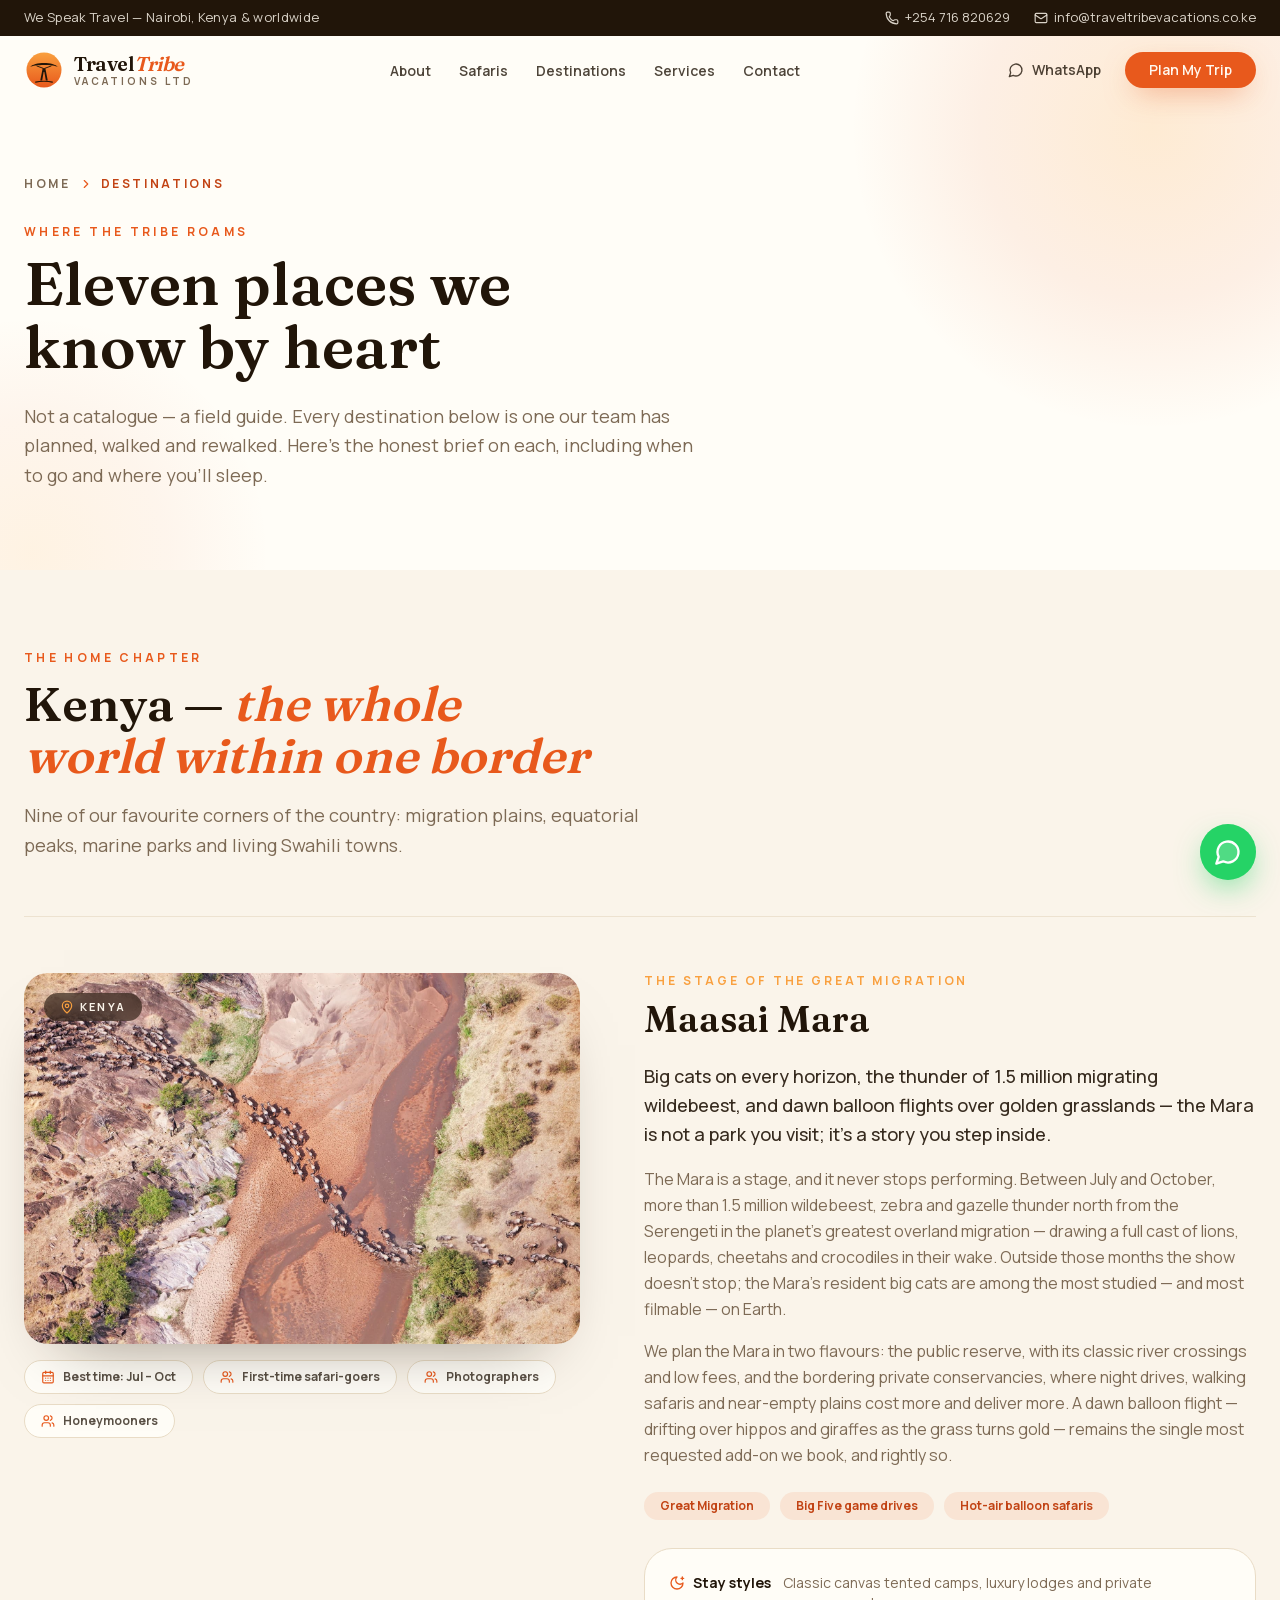
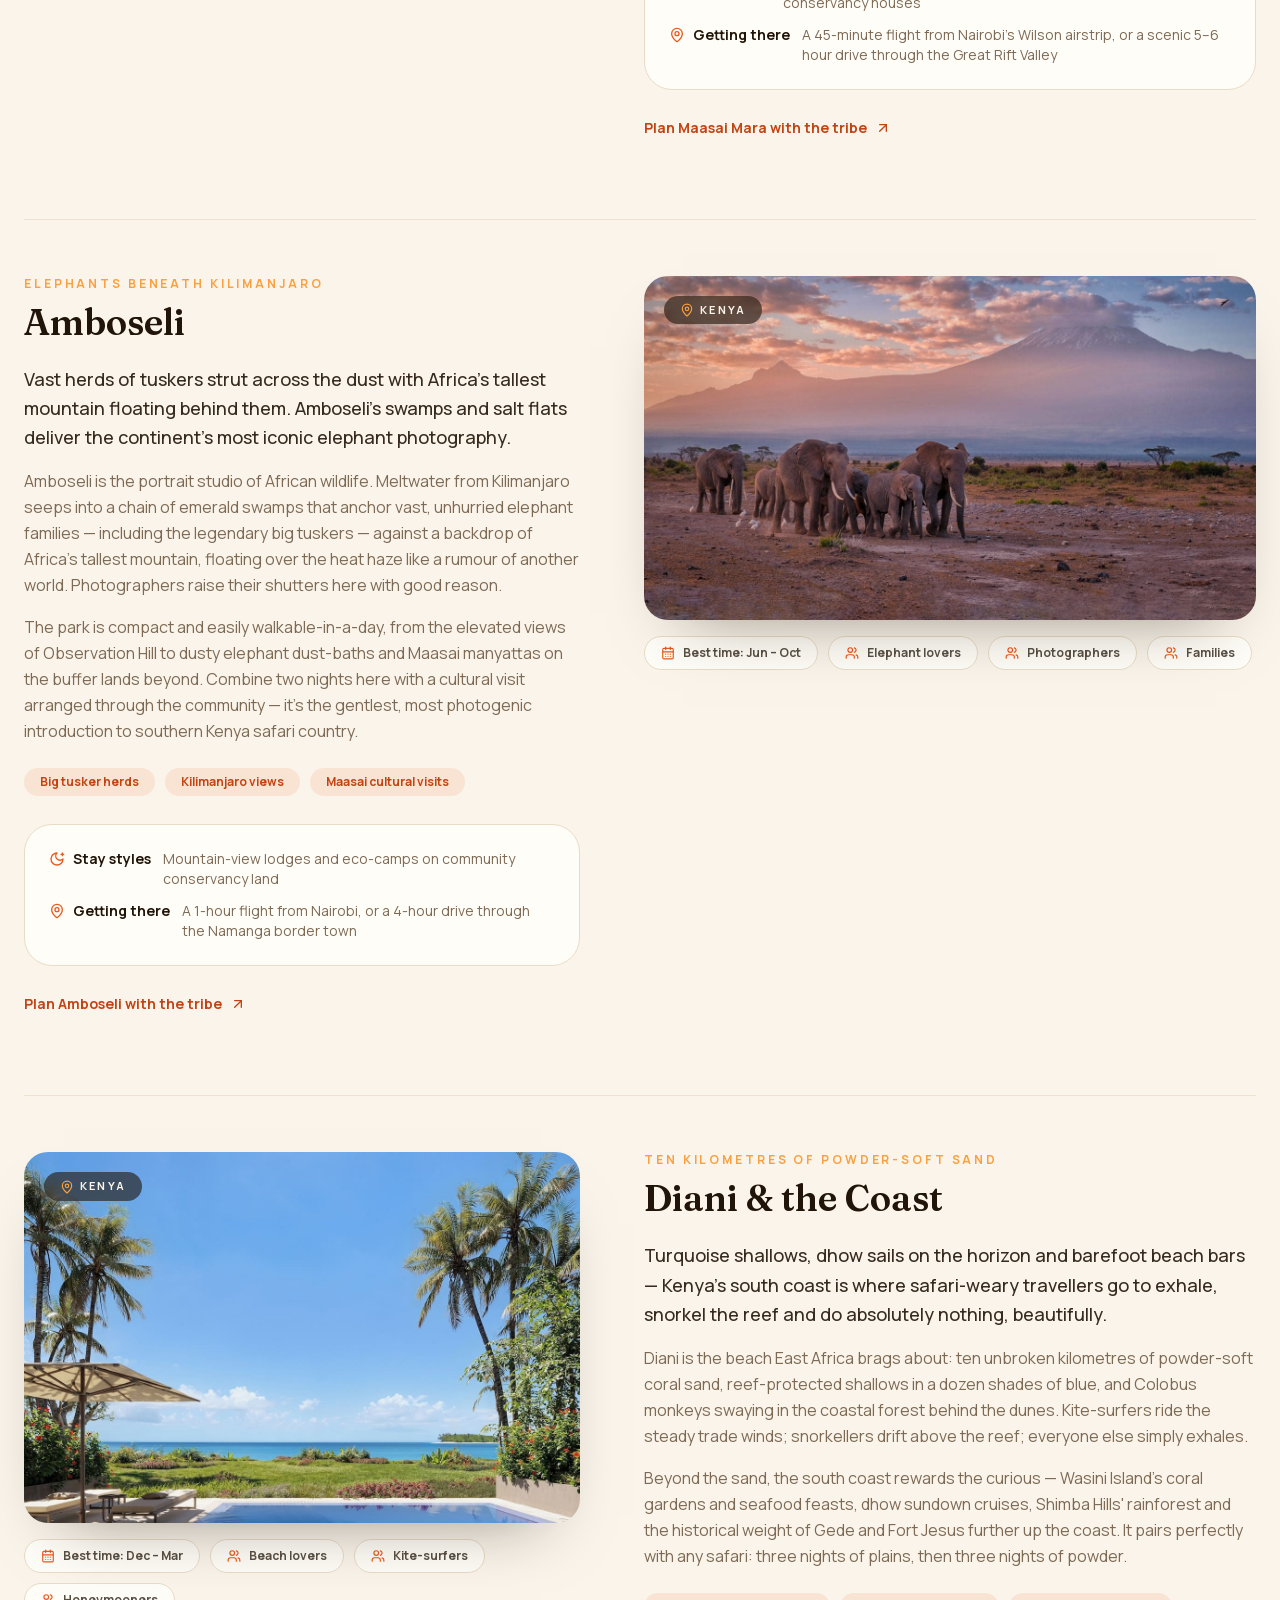
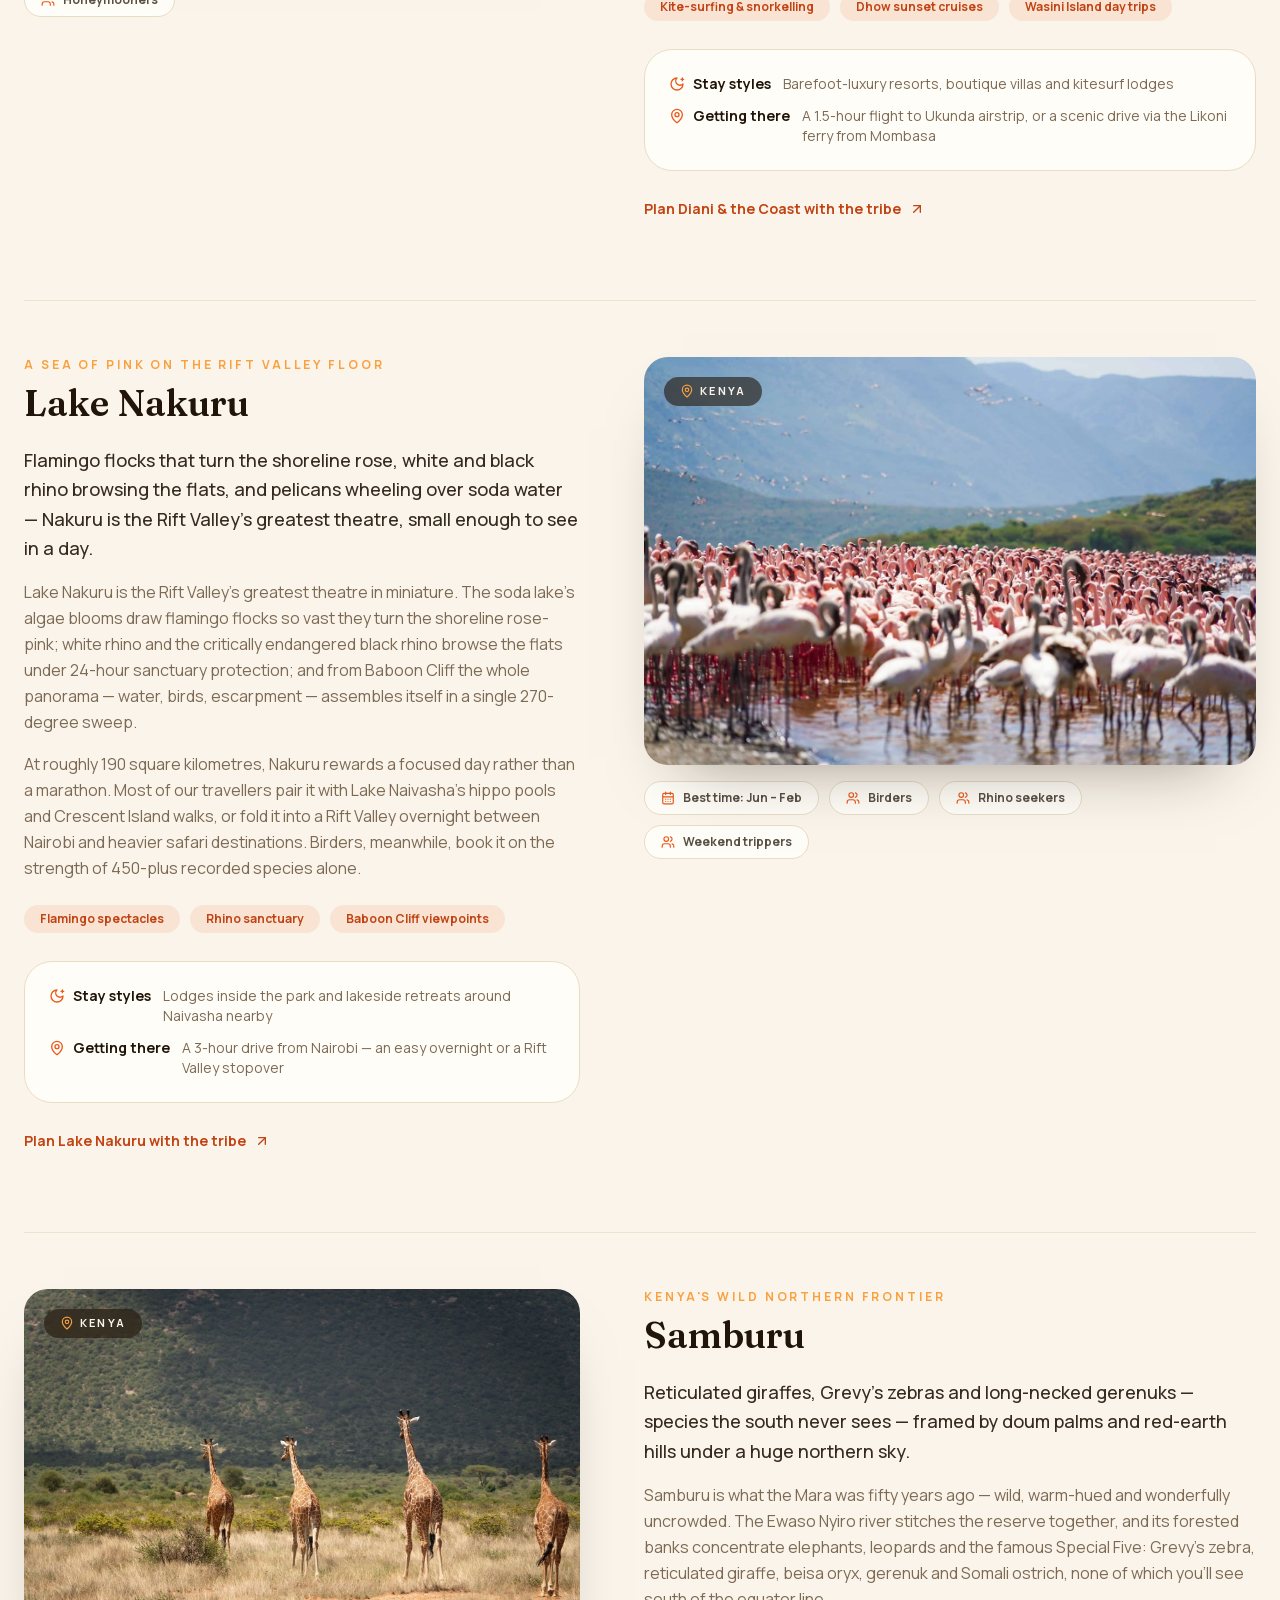
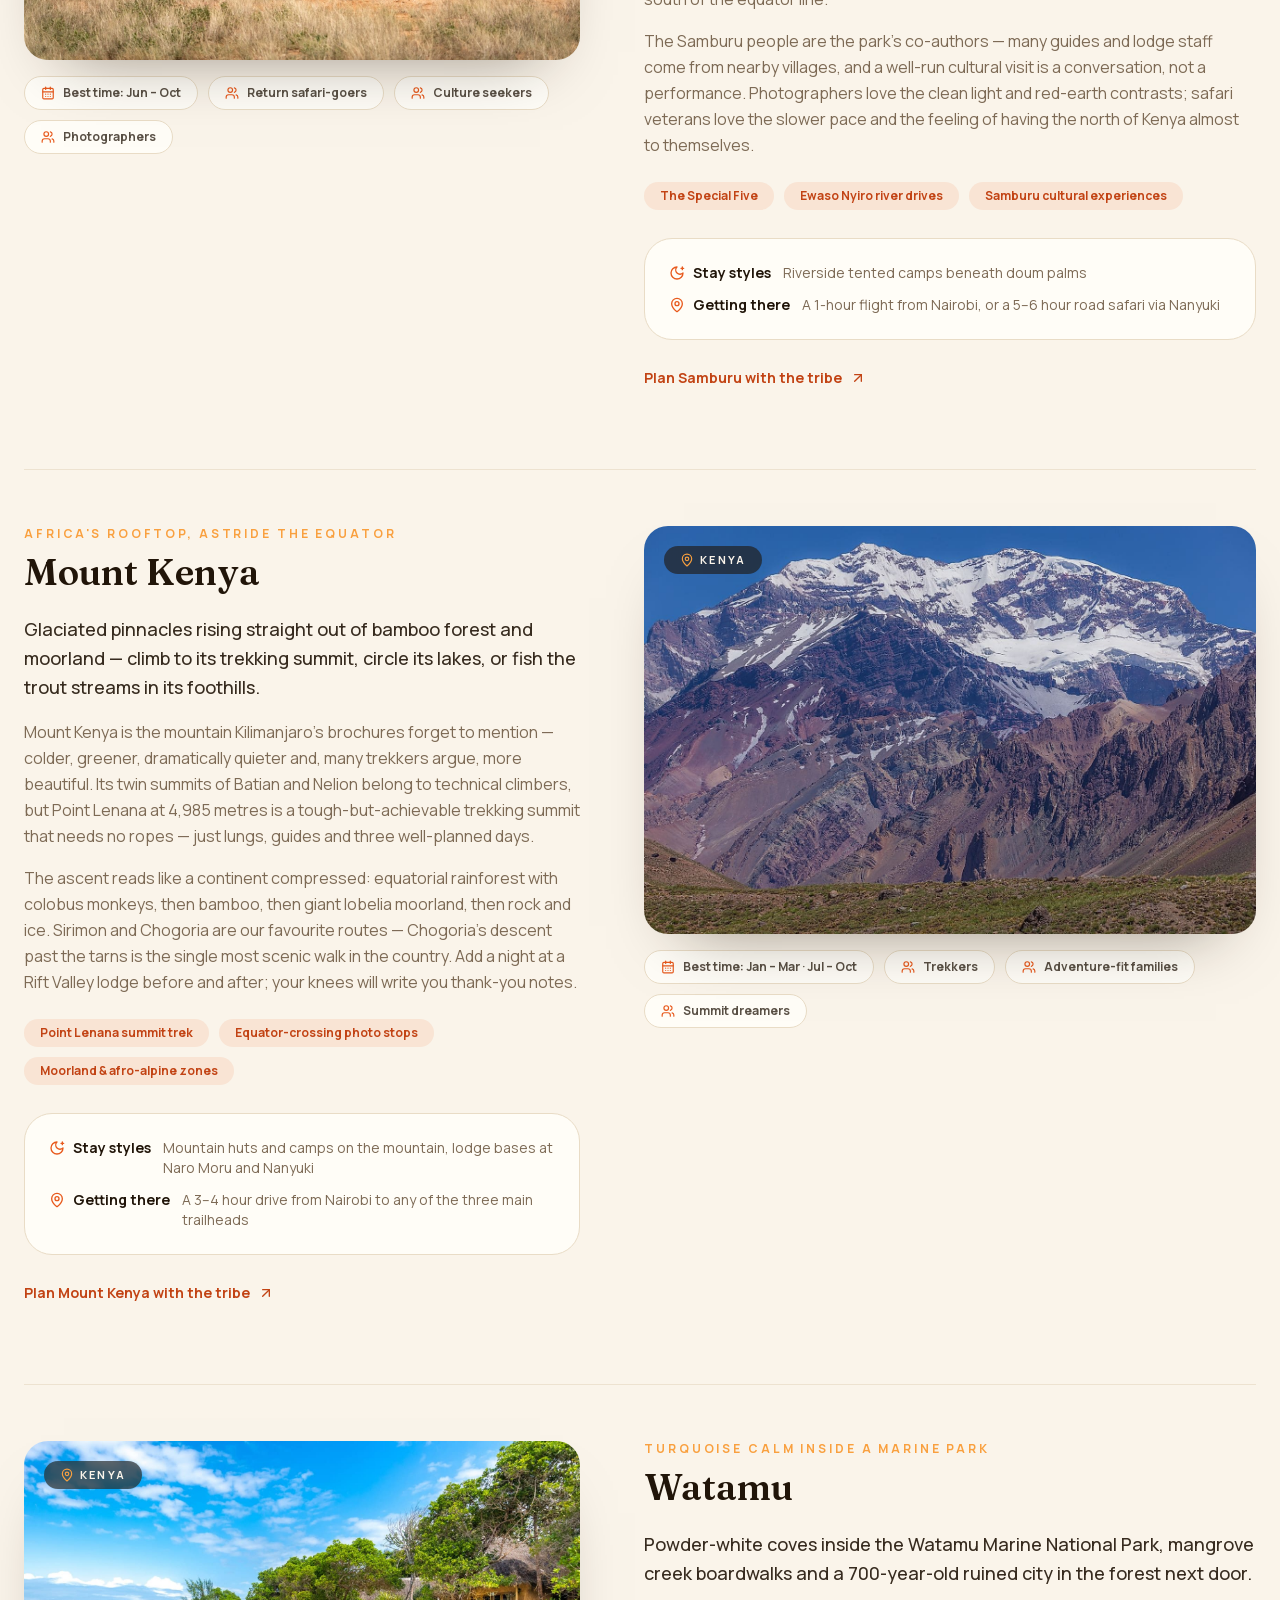
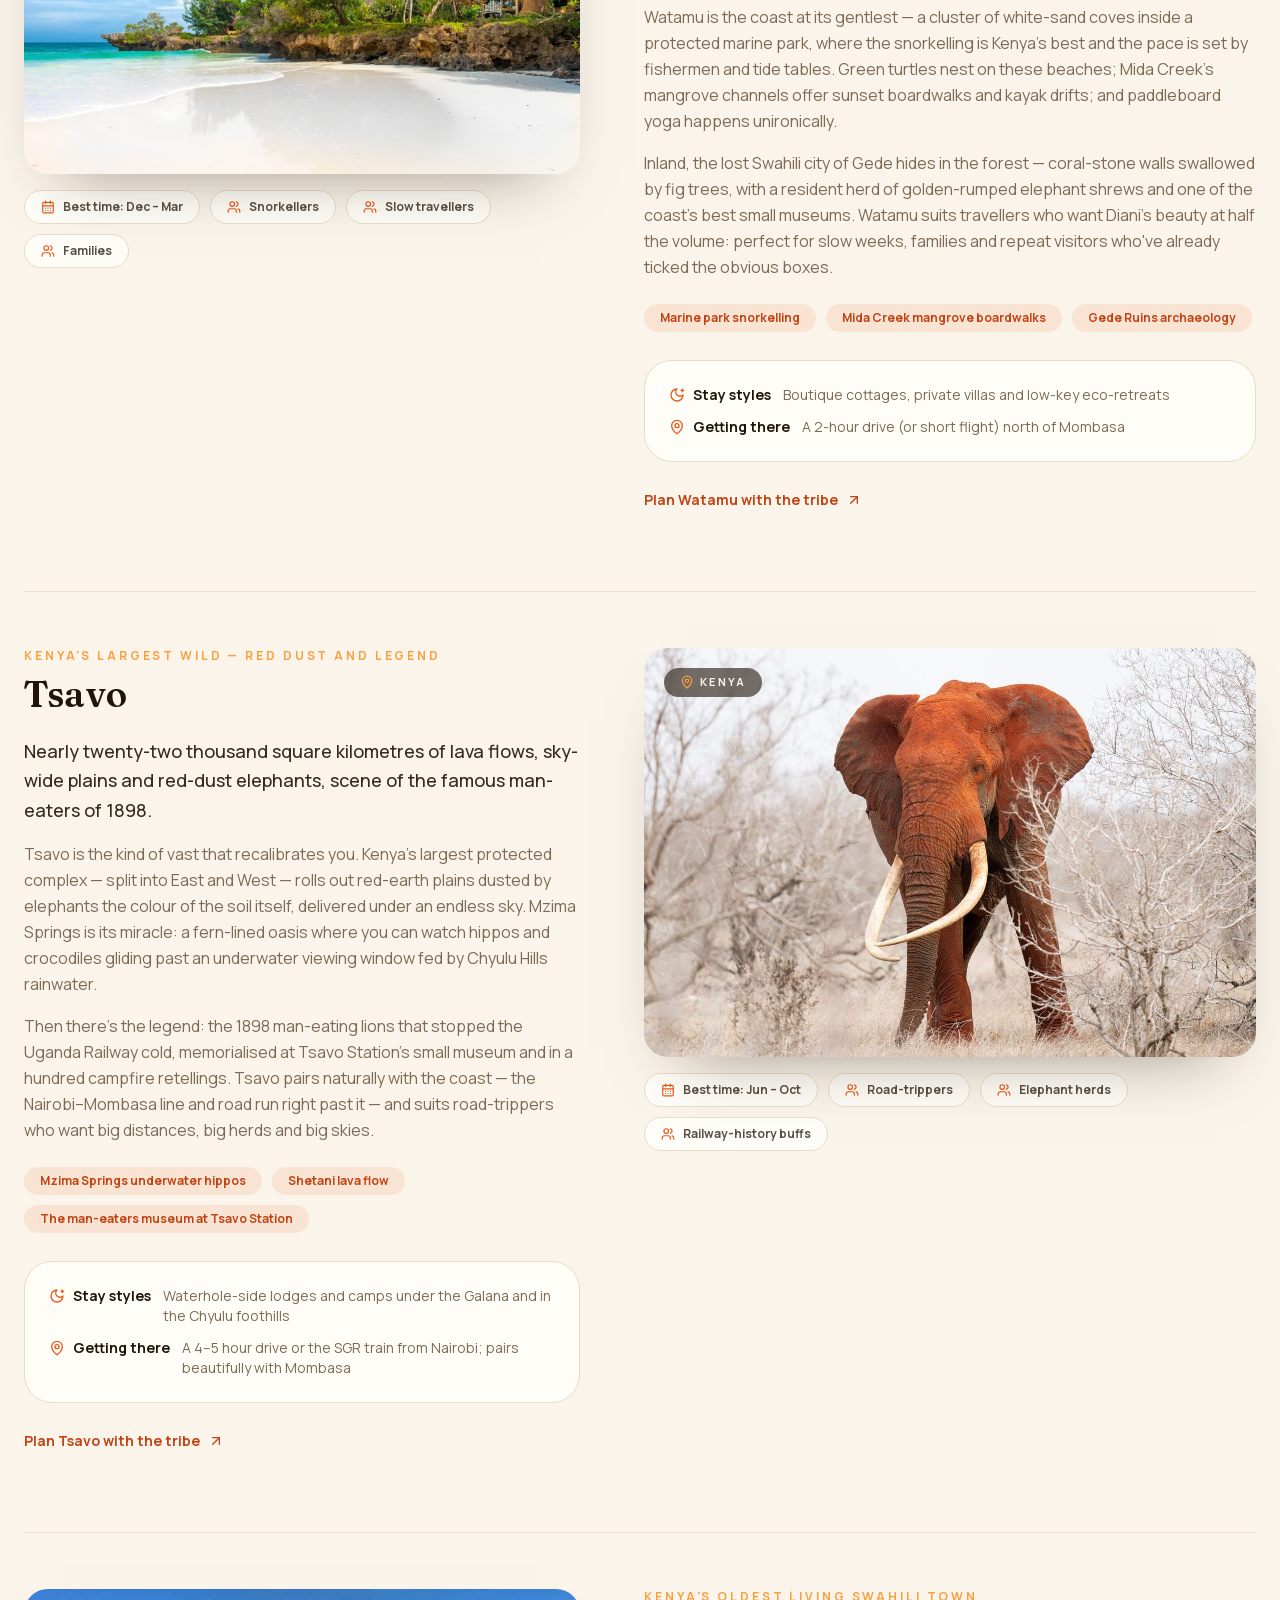
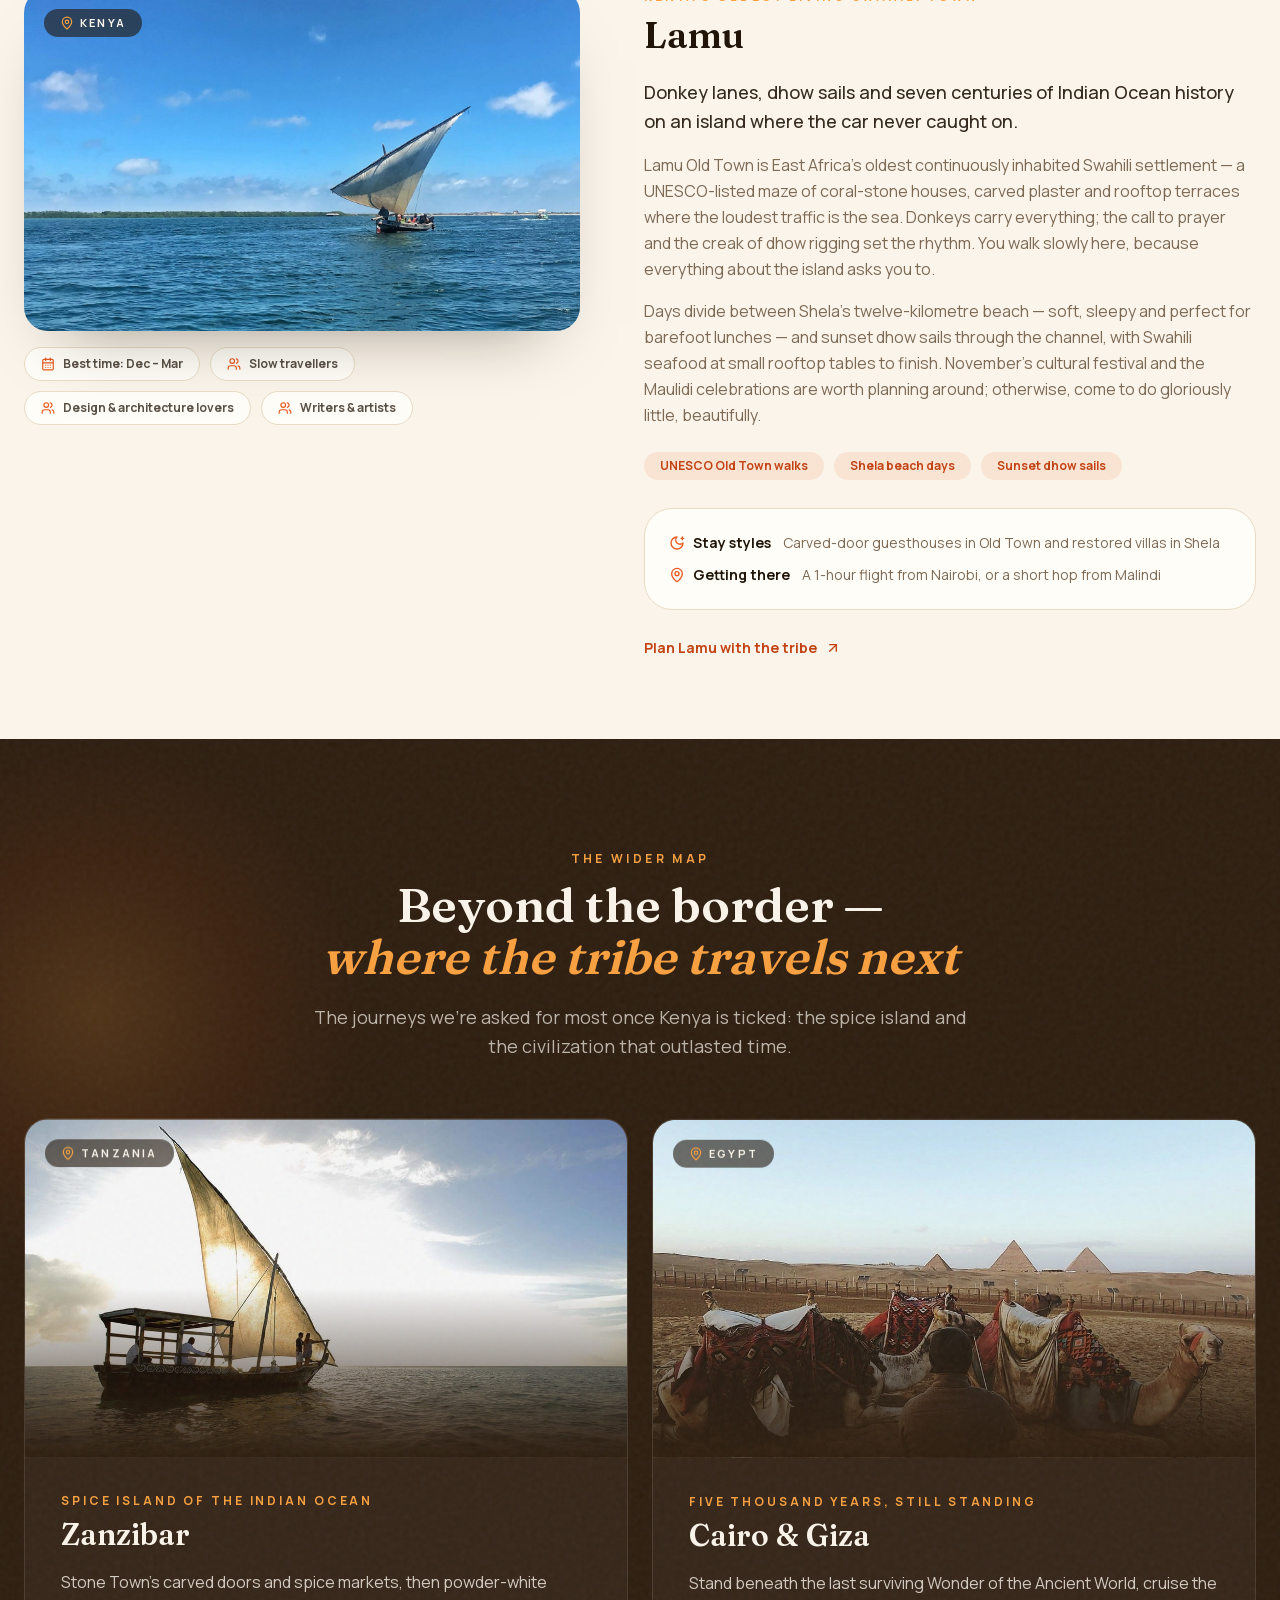
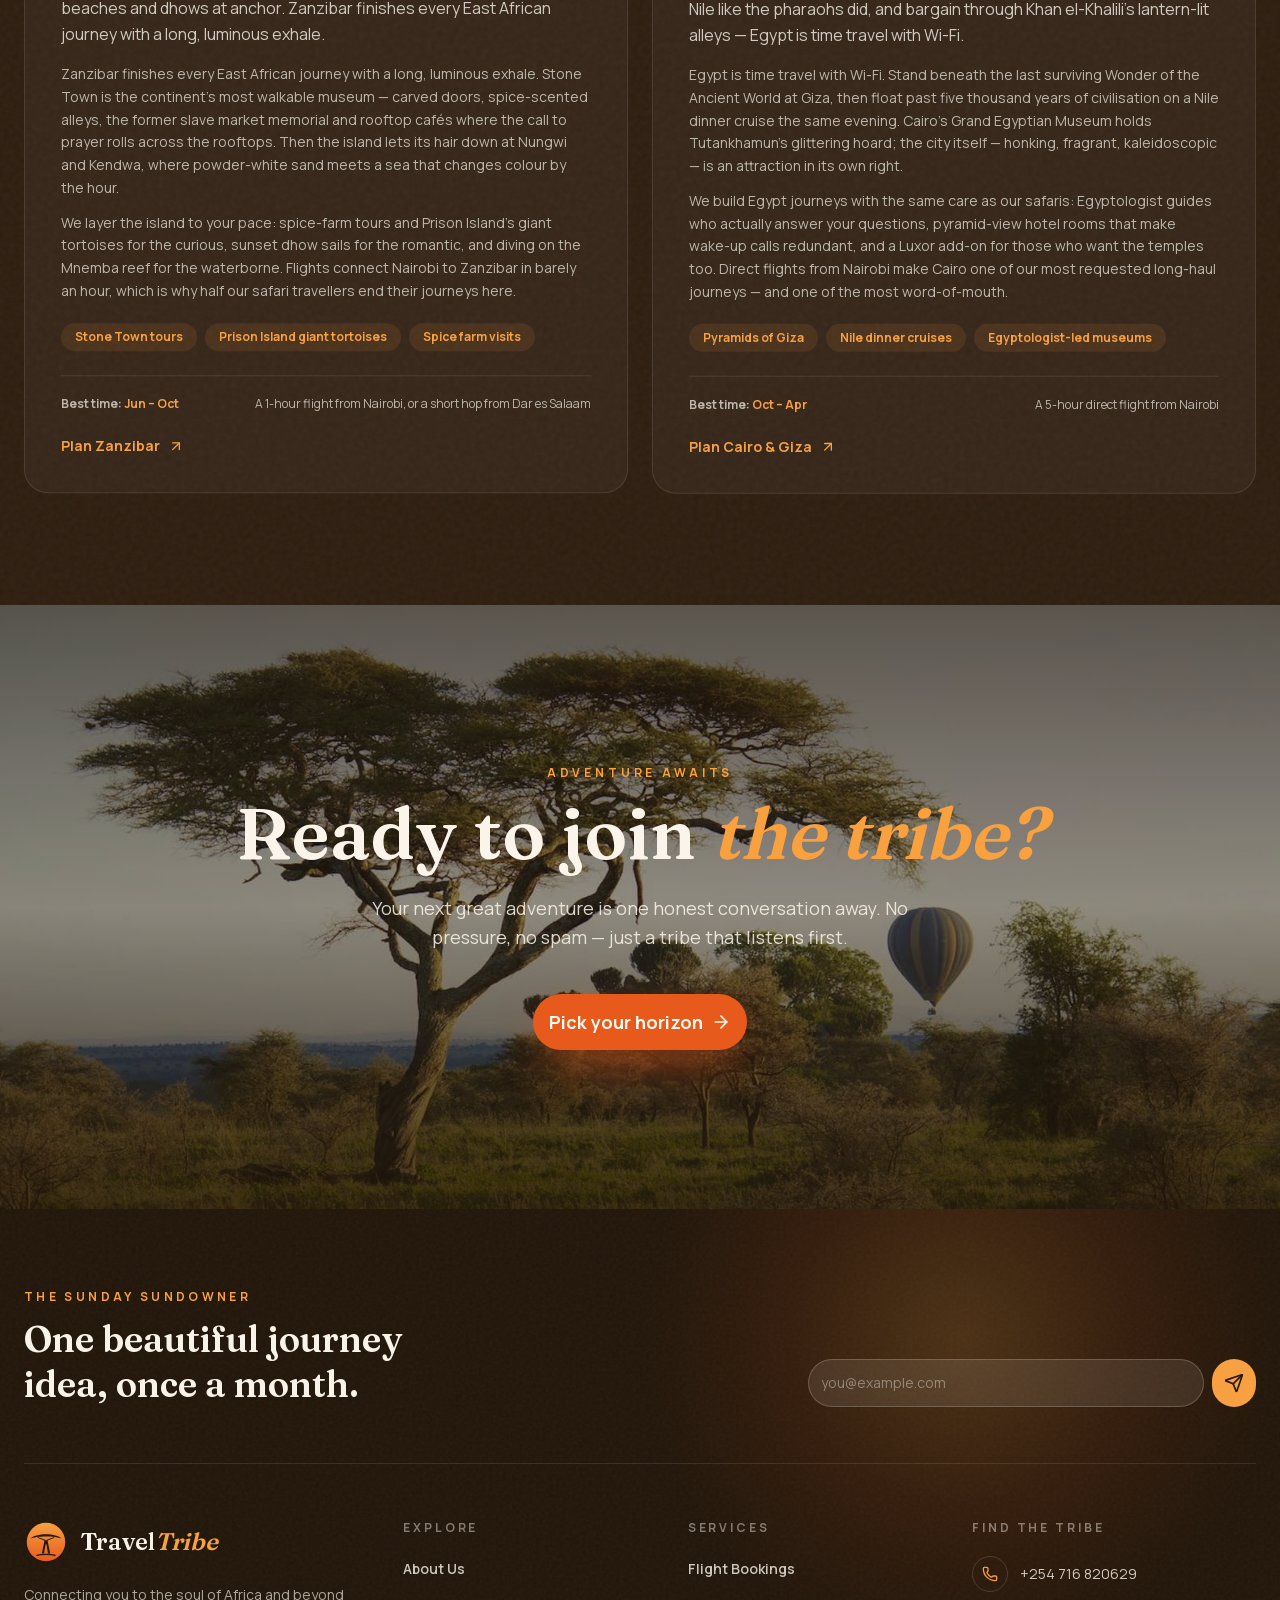
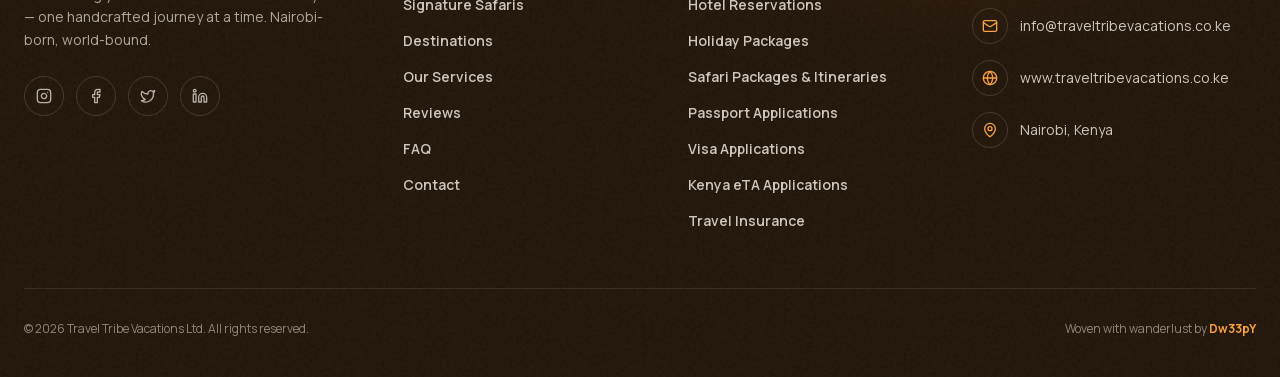
<file: destinations/index.html>
<!DOCTYPE html><!--id5TYGqZ25edbsAvo63pO--><html lang="en"><head><meta charSet="utf-8"/><meta name="viewport" content="width=device-width, initial-scale=1"/><link rel="preload" href="/_next/static/media/03bda585a99c6450-s.p.ad37b9d9.woff2" as="font" crossorigin="" type="font/woff2"/><link rel="preload" href="/_next/static/media/a343f882a40d2cc9-s.p.71e1367e.woff2" as="font" crossorigin="" type="font/woff2"/><link rel="stylesheet" href="/_next/static/chunks/94646092eb5dbffb.css" data-precedence="next"/><link rel="stylesheet" href="/_next/static/chunks/2e85ffd351bf4b1e.css" data-precedence="next"/><link rel="preload" as="script" fetchPriority="low" href="/_next/static/chunks/a1995550232a710e.js"/><script src="/_next/static/chunks/806bdb8e4a6a9b95.js" async=""></script><script src="/_next/static/chunks/abc386bdde209760.js" async=""></script><script src="/_next/static/chunks/43a0077a15b1a098.js" async=""></script><script src="/_next/static/chunks/turbopack-26ba6545cd175a9f.js" async=""></script><script src="/_next/static/chunks/ff1a16fafef87110.js" async=""></script><script src="/_next/static/chunks/d2be314c3ece3fbe.js" async=""></script><script src="/_next/static/chunks/b9edc1f9f521cd4c.js" async=""></script><script src="/_next/static/chunks/9f41b453a00a7cba.js" async=""></script><script src="/_next/static/chunks/5c34e4bc2b92d2e3.js" async=""></script><meta name="next-size-adjust" content=""/><meta name="theme-color" content="#e8591c"/><title>Destinations — Kenya Safari Parks, Coastlines &amp; Beyond | Travel Tribe Vacations Ltd</title><meta name="description" content="Explore Travel Tribe destinations: Maasai Mara, Amboseli, Samburu, Mount Kenya, Tsavo, Lake Nakuru, Diani, Watamu, Lamu, Zanzibar and Cairo — honest guides with highlights, best seasons, stay styles and how to get there."/><meta name="author" content="Travel Tribe Vacations Ltd"/><meta name="keywords" content="kenya safari packages,maasai mara safari,diani beach holiday,zanzibar holiday packages,tours and travel kenya,flight booking kenya,hotel reservations nairobi,kenya eTA application,visa application assistance,passport application kenya,travel insurance kenya,travel tribe vacations"/><meta name="creator" content="Travel Tribe Vacations Ltd"/><meta name="publisher" content="Travel Tribe Vacations Ltd"/><meta name="robots" content="index, follow"/><meta name="googlebot" content="index, follow, max-image-preview:large, max-snippet:-1"/><meta name="category" content="travel"/><link rel="canonical" href="https://www.traveltribevacations.co.ke/destinations/"/><meta property="og:title" content="Where the Tribe Roams — Kenya &amp; Beyond"/><meta property="og:description" content="Eleven honest destination guides from a team born here — parks, coastlines, mountains and islands, with the best seasons and stay styles for each."/><meta property="og:url" content="https://www.traveltribevacations.co.ke/destinations/"/><meta name="twitter:card" content="summary_large_image"/><meta name="twitter:site" content="@TravelTribeVacations"/><meta name="twitter:creator" content="@TravelTribeVacations"/><meta name="twitter:title" content="We Speak Travel — Kenya Safaris, Beach Holidays &amp; Travel Services"/><meta name="twitter:description" content="Bespoke safaris, beach escapes, flights, hotels, visas &amp; travel insurance — crafted by Travel Tribe Vacations Ltd, Nairobi, Kenya."/><meta name="twitter:image" content="https://www.traveltribevacations.co.ke/og-share.png"/><link rel="shortcut icon" href="/favicon-16x16.png"/><link rel="icon" href="/favicon.svg" type="image/svg+xml"/><link rel="icon" href="/favicon-32x32.png" sizes="32x32" type="image/png"/><link rel="apple-touch-icon" href="/favicon-180x180.png"/><script src="/_next/static/chunks/a6dad97d9634a72d.js" noModule=""></script></head><body class="fraunces_d361c29d-module__5PBLiG__variable manrope_9b24f49e-module__hJlnFq__variable antialiased bg-sand text-ink"><div hidden=""><!--$--><!--/$--></div><script type="application/ld+json">{"@context":"https://schema.org","@graph":[{"@type":"TravelAgency","@id":"https://www.traveltribevacations.co.ke/#org","name":"Travel Tribe Vacations Ltd","slogan":"We Speak Travel","url":"https://www.traveltribevacations.co.ke","logo":"https://www.traveltribevacations.co.ke/favicon.svg","image":"https://www.traveltribevacations.co.ke/images/hero-giraffe-sunset.jpg","description":"Nairobi-based tours and travel company offering bespoke safari packages, beach holidays, flight bookings, hotel reservations, passport and visa applications, Kenya eTA services and travel insurance.","telephone":"+254716820629","email":"info@traveltribevacations.co.ke","address":{"@type":"PostalAddress","addressLocality":"Nairobi","addressCountry":"KE"},"areaServed":["Kenya","Tanzania","Egypt","Africa","Worldwide"],"sameAs":["https://www.facebook.com/","https://www.instagram.com/","https://x.com/"],"makesOffer":[{"@type":"Offer","itemOffered":{"@type":"Service","name":"Flight Bookings","description":"Domestic hops and long-haul journeys alike — we compare fares across every major carrier, watch the routes the aggregators ignore, and land you seats that fit both your schedule and your budget."}},{"@type":"Offer","itemOffered":{"@type":"Service","name":"Hotel Reservations","description":"From treehouse lodges in the Mara to five-star beachfront suites in Diani, every stay is hand-inspected and chosen for character, comfort and location — never off a generic list."}},{"@type":"Offer","itemOffered":{"@type":"Service","name":"Holiday Packages","description":"Flights, stays, transfers and experiences bundled into one seamless price. Tell us the vibe you're chasing — romance, family, adrenaline or utter stillness — and we'll build the whole escape around it."}},{"@type":"Offer","itemOffered":{"@type":"Service","name":"Safari Packages & Itineraries","description":"Our pride and joy. Expertly-crafted routes through Kenya's legendary parks and beyond — private guides, sundowner spots the guidebooks miss, and nights under a sky you can hear."}},{"@type":"Offer","itemOffered":{"@type":"Service","name":"Passport Applications","description":"New applications, renewals and children's passports — we walk you through every form, photograph and appointment slot so the process never stands between you and the departure gate."}},{"@type":"Offer","itemOffered":{"@type":"Service","name":"Visa Applications","description":"Tourist, business and transit visas for destinations worldwide. We prepare your dossier, check every document twice, and track your application until the stamp is in your hands."}},{"@type":"Offer","itemOffered":{"@type":"Service","name":"Kenya eTA Applications","description":"The electronic Travel Authorisation every Kenya-bound visitor now needs — handled quickly and reliably, with the correct details the first time, so your arrival is nothing but a warm breeze."}},{"@type":"Offer","itemOffered":{"@type":"Service","name":"Travel Insurance","description":"Comprehensive medical, cancellation and baggage coverage from trusted underwriters — because the only surprises a great trip should hold are good ones."}}]},{"@type":"WebSite","@id":"https://www.traveltribevacations.co.ke/#website","url":"https://www.traveltribevacations.co.ke","name":"Travel Tribe Vacations Ltd","inLanguage":"en-KE","publisher":{"@id":"https://www.traveltribevacations.co.ke/#org"}},{"@type":"FAQPage","mainEntity":[{"@type":"Question","name":"How do I apply for the Kenya eTA?","acceptedAnswer":{"@type":"Answer","text":"Most visitors to Kenya now need an electronic Travel Authorisation (eTA) before arrival. Send us your passport bio page and travel details, and we prepare and submit the application on your behalf — approved eTAs typically arrive within 72 hours. We handle corrections, follow-ups and re-submissions so you never chase a portal."}},{"@type":"Question","name":"Which visa services do you help with?","acceptedAnswer":{"@type":"Answer","text":"We prepare and track tourist, business and transit visa applications for destinations worldwide — including Schengen states, the UK, USA, UAE, South Africa and Asia. Every dossier is reviewed document-by-document before submission, and we keep you updated at each stage of the decision."}},{"@type":"Question","name":"What's included in your safari packages?","acceptedAnswer":{"@type":"Answer","text":"Signature packages include 4×4 land-cruiser transport, full-board accommodation in hand-picked camps and lodges, park and conservancy fees, and a professional driver-guide. Flights, visas, insurance and personal extras are quoted transparently alongside — no hidden surprises on invoice day."}},{"@type":"Question","name":"How do payments work?","acceptedAnswer":{"@type":"Answer","text":"We accept M-Pesa, bank transfer and all major cards. A 30–50% deposit confirms your booking, with the balance due 14 days before departure. Every payment is receipted, and full refund terms are shared in writing before you commit."}},{"@type":"Question","name":"Can you customise an itinerary just for us?","acceptedAnswer":{"@type":"Answer","text":"Custom journeys are our love language. Whether it's a honeymoon with one surprise per day, a multi-generational family trip, or a school expedition — tell us the dream and the budget, and we'll shape a route no brochure has ever printed."}},{"@type":"Question","name":"Do I really need travel insurance?","acceptedAnswer":{"@type":"Answer","text":"For journeys we design, yes — it's non-negotiable in the best way. Comprehensive medical, cancellation and baggage cover costs a fraction of one missed flight and buys you the freedom to enjoy every sunrise without a worry in the world. We only work with trusted, claims-proven underwriters."}}]}]}</script><div class="flex min-h-svh flex-col bg-sand"><header class="fixed inset-x-0 top-0 z-50"><div class="hidden md:block bg-ink text-sand/85 text-[13px] transition-all duration-300 max-h-12"><div class="mx-auto flex max-w-7xl items-center justify-between px-6 py-2"><p class="tracking-wide">We Speak Travel<!-- --> — Nairobi, Kenya &amp; worldwide</p><div class="flex items-center gap-6"><a href="tel:+254716820629" class="link-sweep inline-flex items-center gap-1.5 hover:text-glow"><svg xmlns="http://www.w3.org/2000/svg" width="24" height="24" viewBox="0 0 24 24" fill="none" stroke="currentColor" stroke-width="2" stroke-linecap="round" stroke-linejoin="round" class="lucide lucide-phone size-3.5" aria-hidden="true"><path d="M13.832 16.568a1 1 0 0 0 1.213-.303l.355-.465A2 2 0 0 1 17 15h3a2 2 0 0 1 2 2v3a2 2 0 0 1-2 2A18 18 0 0 1 2 4a2 2 0 0 1 2-2h3a2 2 0 0 1 2 2v3a2 2 0 0 1-.8 1.6l-.468.351a1 1 0 0 0-.292 1.233 14 14 0 0 0 6.392 6.384"></path></svg>+254 716 820629</a><a href="mailto:info@traveltribevacations.co.ke" class="link-sweep inline-flex items-center gap-1.5 hover:text-glow"><svg xmlns="http://www.w3.org/2000/svg" width="24" height="24" viewBox="0 0 24 24" fill="none" stroke="currentColor" stroke-width="2" stroke-linecap="round" stroke-linejoin="round" class="lucide lucide-mail size-3.5" aria-hidden="true"><path d="m22 7-8.991 5.727a2 2 0 0 1-2.009 0L2 7"></path><rect x="2" y="4" width="20" height="16" rx="2"></rect></svg>info@traveltribevacations.co.ke</a></div></div></div><nav aria-label="Primary" class="transition-all duration-500 bg-transparent"><div class="mx-auto flex max-w-7xl items-center justify-between gap-4 px-4 py-3.5 sm:px-6"><a class="group flex items-center gap-2.5" aria-label="Travel Tribe Vacations — home" href="/"><svg viewBox="0 0 48 48" role="img" aria-label="Travel Tribe Vacations logo — acacia tree inside a rising sun" class="size-10 transition-transform duration-500 group-hover:rotate-[20deg]"><defs><linearGradient id="tribe-sun" x1="0" y1="0" x2="0" y2="1"><stop offset="0%" stop-color="#F9A03F"></stop> <stop offset="100%" stop-color="#E8591C"></stop> </linearGradient></defs><circle cx="24" cy="24" r="21" fill="url(#tribe-sun)"></circle><path d="M7 20.5 C12.5 13.8 35.5 13.8 41 20.5 C35.5 17.2 12.5 17.2 7 20.5 Z" fill="#211509"></path><path d="M22.4 22 L19.5 36.5 L21.8 36.5 L23.6 26.5 L24.4 26.5 L26.2 36.5 L28.5 36.5 L25.6 22 Z" fill="#211509"></path><path d="M23 22 L15.5 19.2 M25 22 L32.5 19.2" stroke="#211509" stroke-width="1.1" stroke-linecap="round"></path><path d="M14 38.5 C19 37.2 29 37.2 34 38.5" stroke="#211509" stroke-width="1.4" stroke-linecap="round" fill="none"></path></svg><span class="font-display text-xl font-semibold leading-none tracking-tight">Travel<span class="text-sun italic">Tribe</span><span class="mt-0.5 block text-[10px] font-sans font-bold uppercase tracking-[0.3em] text-clay">Vacations Ltd</span></span></a><ul class="hidden items-center gap-7 lg:flex"><li><a class="link-sweep text-sm font-semibold text-ink/80 hover:text-ink" href="/about/">About</a></li><li><a class="link-sweep text-sm font-semibold text-ink/80 hover:text-ink" href="/safaris/">Safaris</a></li><li><a class="link-sweep text-sm font-semibold text-ink/80 hover:text-ink" href="/destinations/">Destinations</a></li><li><a class="link-sweep text-sm font-semibold text-ink/80 hover:text-ink" href="/services/">Services</a></li><li><a class="link-sweep text-sm font-semibold text-ink/80 hover:text-ink" href="/contact/">Contact</a></li></ul><div class="hidden items-center gap-3 lg:flex"><a href="https://wa.me/254716820629?text=Jambo%20Travel%20Tribe!%20I&#x27;d%20love%20help%20planning%20a%20trip.%20My%20dream%20destination%20is%E2%80%A6" target="_blank" rel="noopener noreferrer" data-slot="button" class="inline-flex items-center justify-center whitespace-nowrap rounded-md transition-all disabled:pointer-events-none disabled:opacity-50 [&amp;_svg]:pointer-events-none [&amp;_svg:not([class*=&#x27;size-&#x27;])]:size-4 shrink-0 [&amp;_svg]:shrink-0 outline-none focus-visible:border-ring focus-visible:ring-ring/50 focus-visible:ring-[3px] aria-invalid:ring-destructive/20 dark:aria-invalid:ring-destructive/40 aria-invalid:border-destructive hover:bg-accent dark:hover:bg-accent/50 h-9 px-4 py-2 has-[&gt;svg]:px-3 gap-2 text-sm font-semibold text-ink/80 hover:text-ink"><svg xmlns="http://www.w3.org/2000/svg" width="24" height="24" viewBox="0 0 24 24" fill="none" stroke="currentColor" stroke-width="2" stroke-linecap="round" stroke-linejoin="round" class="lucide lucide-message-circle size-4" aria-hidden="true"><path d="M7.9 20A9 9 0 1 0 4 16.1L2 22Z"></path></svg>WhatsApp</a><a data-slot="button" class="inline-flex items-center justify-center gap-2 whitespace-nowrap text-sm disabled:pointer-events-none disabled:opacity-50 [&amp;_svg]:pointer-events-none [&amp;_svg:not([class*=&#x27;size-&#x27;])]:size-4 shrink-0 [&amp;_svg]:shrink-0 outline-none focus-visible:border-ring focus-visible:ring-ring/50 focus-visible:ring-[3px] aria-invalid:ring-destructive/20 dark:aria-invalid:ring-destructive/40 aria-invalid:border-destructive h-9 py-2 has-[&gt;svg]:px-3 rounded-full bg-sun px-6 font-semibold text-primary-foreground shadow-[0_10px_30px_-10px_rgba(232,89,28,0.6)] transition-all hover:bg-ember hover:shadow-[0_14px_36px_-10px_rgba(194,67,20,0.7)]" href="/contact/">Plan My Trip</a></div><button data-slot="sheet-trigger" class="inline-flex items-center justify-center gap-2 whitespace-nowrap text-sm font-medium transition-all disabled:pointer-events-none disabled:opacity-50 [&amp;_svg]:pointer-events-none [&amp;_svg:not([class*=&#x27;size-&#x27;])]:size-4 shrink-0 [&amp;_svg]:shrink-0 outline-none focus-visible:border-ring focus-visible:ring-ring/50 focus-visible:ring-[3px] aria-invalid:ring-destructive/20 dark:aria-invalid:ring-destructive/40 aria-invalid:border-destructive border shadow-xs hover:bg-accent hover:text-accent-foreground dark:bg-input/30 dark:border-input dark:hover:bg-input/50 size-9 rounded-full border-ink/15 bg-cream/80 backdrop-blur lg:hidden" aria-label="Open navigation menu" type="button" aria-haspopup="dialog" aria-expanded="false" aria-controls="radix-_R_92lubtb_" data-state="closed"><svg xmlns="http://www.w3.org/2000/svg" width="24" height="24" viewBox="0 0 24 24" fill="none" stroke="currentColor" stroke-width="2" stroke-linecap="round" stroke-linejoin="round" class="lucide lucide-menu size-5" aria-hidden="true"><path d="M4 12h16"></path><path d="M4 18h16"></path><path d="M4 6h16"></path></svg></button></div></nav></header><main class="flex-1"><section class="relative overflow-hidden bg-cream"><div class="sun-glow pointer-events-none absolute -right-44 -top-44 size-[38rem] rounded-full opacity-70" aria-hidden="true"></div><div class="sun-glow pointer-events-none absolute -left-52 bottom-[-14rem] size-[30rem] rounded-full opacity-40" aria-hidden="true"></div><div class="relative mx-auto max-w-7xl px-4 pb-16 pt-36 sm:px-6 sm:pb-20 sm:pt-44"><div style="opacity:0;transform:translateY(16px)"><nav aria-label="Breadcrumb" class="flex items-center gap-2 text-xs font-bold uppercase tracking-[0.22em] text-clay"><a class="link-sweep hover:text-ember" href="/">Home</a><svg xmlns="http://www.w3.org/2000/svg" width="24" height="24" viewBox="0 0 24 24" fill="none" stroke="currentColor" stroke-width="2" stroke-linecap="round" stroke-linejoin="round" class="lucide lucide-chevron-right size-3.5 text-sun" aria-hidden="true"><path d="m9 18 6-6-6-6"></path></svg><span aria-current="page" class="text-ember">Destinations</span></nav><p class="mt-8 text-xs font-bold uppercase tracking-[0.28em] text-sun">Where the Tribe Roams</p><h1 class="mt-3 max-w-3xl font-display text-4xl font-semibold leading-[1.05] text-balance text-ink sm:text-6xl">Eleven places we know by heart</h1><p class="mt-6 max-w-2xl text-base leading-relaxed text-clay sm:text-lg">Not a catalogue — a field guide. Every destination below is one our team has planned, walked and rewalked. Here&#x27;s the honest brief on each, including when to go and where you&#x27;ll sleep.</p></div></div></section><section aria-labelledby="kenya-heading" class="mx-auto max-w-7xl px-4 py-16 sm:px-6 sm:py-20"><div class="max-w-2xl " style="opacity:0;transform:translateY(28px)"><p class="text-xs font-bold uppercase tracking-[0.28em] text-sun">The Home Chapter</p><h2 class="mt-3 font-display text-4xl font-semibold leading-[1.08] text-balance sm:text-5xl text-ink">Kenya —<!-- --> <span class="italic text-sun">the whole world within one border</span></h2><p class="mt-5 text-base leading-relaxed sm:text-lg text-clay">Nine of our favourite corners of the country: migration plains, equatorial peaks, marine parks and living Swahili towns.</p></div><div class="mt-14 space-y-16 sm:space-y-20"><article class="grid items-start gap-10 border-t border-haze/70 pt-14 lg:grid-cols-[1fr_1.1fr] lg:gap-16"><div class="" style="opacity:0;transform:translateY(28px)"><div class="group relative overflow-hidden rounded-3xl shadow-[0_32px_64px_-40px_rgba(33,21,9,0.5)]"><img alt="Aerial view of a wildebeest herd crossing the Mara river during the Great Migration" loading="lazy" width="1100" height="760" decoding="async" data-nimg="1" class="h-auto w-full object-cover transition-transform duration-[1.4s] ease-out group-hover:scale-105" style="color:transparent" src="/images/mara-migration.jpg"/><span class="absolute left-5 top-5 inline-flex items-center gap-1.5 rounded-full bg-ink/60 px-4 py-1.5 text-[11px] font-bold uppercase tracking-[0.2em] text-sand backdrop-blur-sm"><svg xmlns="http://www.w3.org/2000/svg" width="24" height="24" viewBox="0 0 24 24" fill="none" stroke="currentColor" stroke-width="2" stroke-linecap="round" stroke-linejoin="round" class="lucide lucide-map-pin size-3.5 text-glow" aria-hidden="true"><path d="M20 10c0 4.993-5.539 10.193-7.399 11.799a1 1 0 0 1-1.202 0C9.539 20.193 4 14.993 4 10a8 8 0 0 1 16 0"></path><circle cx="12" cy="10" r="3"></circle></svg>Kenya</span></div><div class="mt-4 flex flex-wrap gap-2.5"><span class="inline-flex items-center gap-2 rounded-full border border-haze bg-cream px-4 py-2 text-xs font-bold text-ink/75"><svg xmlns="http://www.w3.org/2000/svg" width="24" height="24" viewBox="0 0 24 24" fill="none" stroke="currentColor" stroke-width="2" stroke-linecap="round" stroke-linejoin="round" class="lucide lucide-calendar-days size-3.5 text-sun" aria-hidden="true"><path d="M8 2v4"></path><path d="M16 2v4"></path><rect width="18" height="18" x="3" y="4" rx="2"></rect><path d="M3 10h18"></path><path d="M8 14h.01"></path><path d="M12 14h.01"></path><path d="M16 14h.01"></path><path d="M8 18h.01"></path><path d="M12 18h.01"></path><path d="M16 18h.01"></path></svg>Best time: <!-- -->Jul – Oct</span><span class="inline-flex items-center gap-2 rounded-full border border-haze bg-cream px-4 py-2 text-xs font-bold text-ink/75"><svg xmlns="http://www.w3.org/2000/svg" width="24" height="24" viewBox="0 0 24 24" fill="none" stroke="currentColor" stroke-width="2" stroke-linecap="round" stroke-linejoin="round" class="lucide lucide-users size-3.5 text-sun" aria-hidden="true"><path d="M16 21v-2a4 4 0 0 0-4-4H6a4 4 0 0 0-4 4v2"></path><path d="M16 3.128a4 4 0 0 1 0 7.744"></path><path d="M22 21v-2a4 4 0 0 0-3-3.87"></path><circle cx="9" cy="7" r="4"></circle></svg>First-time safari-goers</span><span class="inline-flex items-center gap-2 rounded-full border border-haze bg-cream px-4 py-2 text-xs font-bold text-ink/75"><svg xmlns="http://www.w3.org/2000/svg" width="24" height="24" viewBox="0 0 24 24" fill="none" stroke="currentColor" stroke-width="2" stroke-linecap="round" stroke-linejoin="round" class="lucide lucide-users size-3.5 text-sun" aria-hidden="true"><path d="M16 21v-2a4 4 0 0 0-4-4H6a4 4 0 0 0-4 4v2"></path><path d="M16 3.128a4 4 0 0 1 0 7.744"></path><path d="M22 21v-2a4 4 0 0 0-3-3.87"></path><circle cx="9" cy="7" r="4"></circle></svg>Photographers</span><span class="inline-flex items-center gap-2 rounded-full border border-haze bg-cream px-4 py-2 text-xs font-bold text-ink/75"><svg xmlns="http://www.w3.org/2000/svg" width="24" height="24" viewBox="0 0 24 24" fill="none" stroke="currentColor" stroke-width="2" stroke-linecap="round" stroke-linejoin="round" class="lucide lucide-users size-3.5 text-sun" aria-hidden="true"><path d="M16 21v-2a4 4 0 0 0-4-4H6a4 4 0 0 0-4 4v2"></path><path d="M16 3.128a4 4 0 0 1 0 7.744"></path><path d="M22 21v-2a4 4 0 0 0-3-3.87"></path><circle cx="9" cy="7" r="4"></circle></svg>Honeymooners</span></div></div><div class=""><p class="text-xs font-bold uppercase tracking-[0.24em] text-glow">The stage of the Great Migration</p><h2 class="mt-2 font-display text-3xl font-semibold leading-tight text-ink sm:text-4xl">Maasai Mara</h2><p class="mt-5 text-base font-medium leading-relaxed text-ink/90 sm:text-lg">Big cats on every horizon, the thunder of 1.5 million migrating wildebeest, and dawn balloon flights over golden grasslands — the Mara is not a park you visit; it&#x27;s a story you step inside.</p><div class="mt-4 space-y-4 text-base leading-relaxed text-clay"><p>The Mara is a stage, and it never stops performing. Between July and October, more than 1.5 million wildebeest, zebra and gazelle thunder north from the Serengeti in the planet&#x27;s greatest overland migration — drawing a full cast of lions, leopards, cheetahs and crocodiles in their wake. Outside those months the show doesn&#x27;t stop; the Mara&#x27;s resident big cats are among the most studied — and most filmable — on Earth.</p><p>We plan the Mara in two flavours: the public reserve, with its classic river crossings and low fees, and the bordering private conservancies, where night drives, walking safaris and near-empty plains cost more and deliver more. A dawn balloon flight — drifting over hippos and giraffes as the grass turns gold — remains the single most requested add-on we book, and rightly so.</p></div><ul class="mt-6 flex flex-wrap gap-2.5"><li class="rounded-full bg-sun/10 px-4 py-1.5 text-xs font-bold text-ember">Great Migration</li><li class="rounded-full bg-sun/10 px-4 py-1.5 text-xs font-bold text-ember">Big Five game drives</li><li class="rounded-full bg-sun/10 px-4 py-1.5 text-xs font-bold text-ember">Hot-air balloon safaris</li></ul><dl class="mt-7 space-y-3 rounded-2xl border border-haze bg-cream p-6 text-sm"><div class="flex flex-col gap-1 sm:flex-row sm:items-start sm:gap-3"><dt class="flex shrink-0 items-center gap-2 font-bold text-ink"><svg xmlns="http://www.w3.org/2000/svg" width="24" height="24" viewBox="0 0 24 24" fill="none" stroke="currentColor" stroke-width="2" stroke-linecap="round" stroke-linejoin="round" class="lucide lucide-moon-star size-4 text-sun" aria-hidden="true"><path d="M12 3a6 6 0 0 0 9 9 9 9 0 1 1-9-9"></path><path d="M20 3v4"></path><path d="M22 5h-4"></path></svg> Stay styles</dt><dd class="text-clay">Classic canvas tented camps, luxury lodges and private conservancy houses</dd></div><div class="flex flex-col gap-1 sm:flex-row sm:items-start sm:gap-3"><dt class="flex shrink-0 items-center gap-2 font-bold text-ink"><svg xmlns="http://www.w3.org/2000/svg" width="24" height="24" viewBox="0 0 24 24" fill="none" stroke="currentColor" stroke-width="2" stroke-linecap="round" stroke-linejoin="round" class="lucide lucide-map-pin size-4 text-sun" aria-hidden="true"><path d="M20 10c0 4.993-5.539 10.193-7.399 11.799a1 1 0 0 1-1.202 0C9.539 20.193 4 14.993 4 10a8 8 0 0 1 16 0"></path><circle cx="12" cy="10" r="3"></circle></svg> Getting there</dt><dd class="text-clay">A 45-minute flight from Nairobi&#x27;s Wilson airstrip, or a scenic 5–6 hour drive through the Great Rift Valley</dd></div></dl><a class="link-sweep mt-7 inline-flex items-center gap-2 text-sm font-bold text-ember hover:text-sun" href="/contact/">Plan <!-- -->Maasai Mara<!-- --> with the tribe<svg xmlns="http://www.w3.org/2000/svg" width="24" height="24" viewBox="0 0 24 24" fill="none" stroke="currentColor" stroke-width="2" stroke-linecap="round" stroke-linejoin="round" class="lucide lucide-arrow-up-right size-4" aria-hidden="true"><path d="M7 7h10v10"></path><path d="M7 17 17 7"></path></svg></a></div></article><article class="grid items-start gap-10 border-t border-haze/70 pt-14 lg:grid-cols-[1fr_1.1fr] lg:gap-16"><div class="lg:order-2" style="opacity:0;transform:translateY(28px)"><div class="group relative overflow-hidden rounded-3xl shadow-[0_32px_64px_-40px_rgba(33,21,9,0.5)]"><img alt="A herd of elephants walks across the savanna beneath Mount Kilimanjaro at sunset" loading="lazy" width="1100" height="760" decoding="async" data-nimg="1" class="h-auto w-full object-cover transition-transform duration-[1.4s] ease-out group-hover:scale-105" style="color:transparent" src="/images/amboseli-elephants.jpg"/><span class="absolute left-5 top-5 inline-flex items-center gap-1.5 rounded-full bg-ink/60 px-4 py-1.5 text-[11px] font-bold uppercase tracking-[0.2em] text-sand backdrop-blur-sm"><svg xmlns="http://www.w3.org/2000/svg" width="24" height="24" viewBox="0 0 24 24" fill="none" stroke="currentColor" stroke-width="2" stroke-linecap="round" stroke-linejoin="round" class="lucide lucide-map-pin size-3.5 text-glow" aria-hidden="true"><path d="M20 10c0 4.993-5.539 10.193-7.399 11.799a1 1 0 0 1-1.202 0C9.539 20.193 4 14.993 4 10a8 8 0 0 1 16 0"></path><circle cx="12" cy="10" r="3"></circle></svg>Kenya</span></div><div class="mt-4 flex flex-wrap gap-2.5"><span class="inline-flex items-center gap-2 rounded-full border border-haze bg-cream px-4 py-2 text-xs font-bold text-ink/75"><svg xmlns="http://www.w3.org/2000/svg" width="24" height="24" viewBox="0 0 24 24" fill="none" stroke="currentColor" stroke-width="2" stroke-linecap="round" stroke-linejoin="round" class="lucide lucide-calendar-days size-3.5 text-sun" aria-hidden="true"><path d="M8 2v4"></path><path d="M16 2v4"></path><rect width="18" height="18" x="3" y="4" rx="2"></rect><path d="M3 10h18"></path><path d="M8 14h.01"></path><path d="M12 14h.01"></path><path d="M16 14h.01"></path><path d="M8 18h.01"></path><path d="M12 18h.01"></path><path d="M16 18h.01"></path></svg>Best time: <!-- -->Jun – Oct</span><span class="inline-flex items-center gap-2 rounded-full border border-haze bg-cream px-4 py-2 text-xs font-bold text-ink/75"><svg xmlns="http://www.w3.org/2000/svg" width="24" height="24" viewBox="0 0 24 24" fill="none" stroke="currentColor" stroke-width="2" stroke-linecap="round" stroke-linejoin="round" class="lucide lucide-users size-3.5 text-sun" aria-hidden="true"><path d="M16 21v-2a4 4 0 0 0-4-4H6a4 4 0 0 0-4 4v2"></path><path d="M16 3.128a4 4 0 0 1 0 7.744"></path><path d="M22 21v-2a4 4 0 0 0-3-3.87"></path><circle cx="9" cy="7" r="4"></circle></svg>Elephant lovers</span><span class="inline-flex items-center gap-2 rounded-full border border-haze bg-cream px-4 py-2 text-xs font-bold text-ink/75"><svg xmlns="http://www.w3.org/2000/svg" width="24" height="24" viewBox="0 0 24 24" fill="none" stroke="currentColor" stroke-width="2" stroke-linecap="round" stroke-linejoin="round" class="lucide lucide-users size-3.5 text-sun" aria-hidden="true"><path d="M16 21v-2a4 4 0 0 0-4-4H6a4 4 0 0 0-4 4v2"></path><path d="M16 3.128a4 4 0 0 1 0 7.744"></path><path d="M22 21v-2a4 4 0 0 0-3-3.87"></path><circle cx="9" cy="7" r="4"></circle></svg>Photographers</span><span class="inline-flex items-center gap-2 rounded-full border border-haze bg-cream px-4 py-2 text-xs font-bold text-ink/75"><svg xmlns="http://www.w3.org/2000/svg" width="24" height="24" viewBox="0 0 24 24" fill="none" stroke="currentColor" stroke-width="2" stroke-linecap="round" stroke-linejoin="round" class="lucide lucide-users size-3.5 text-sun" aria-hidden="true"><path d="M16 21v-2a4 4 0 0 0-4-4H6a4 4 0 0 0-4 4v2"></path><path d="M16 3.128a4 4 0 0 1 0 7.744"></path><path d="M22 21v-2a4 4 0 0 0-3-3.87"></path><circle cx="9" cy="7" r="4"></circle></svg>Families</span></div></div><div class="lg:order-1"><p class="text-xs font-bold uppercase tracking-[0.24em] text-glow">Elephants beneath Kilimanjaro</p><h2 class="mt-2 font-display text-3xl font-semibold leading-tight text-ink sm:text-4xl">Amboseli</h2><p class="mt-5 text-base font-medium leading-relaxed text-ink/90 sm:text-lg">Vast herds of tuskers strut across the dust with Africa&#x27;s tallest mountain floating behind them. Amboseli&#x27;s swamps and salt flats deliver the continent&#x27;s most iconic elephant photography.</p><div class="mt-4 space-y-4 text-base leading-relaxed text-clay"><p>Amboseli is the portrait studio of African wildlife. Meltwater from Kilimanjaro seeps into a chain of emerald swamps that anchor vast, unhurried elephant families — including the legendary big tuskers — against a backdrop of Africa&#x27;s tallest mountain, floating over the heat haze like a rumour of another world. Photographers raise their shutters here with good reason.</p><p>The park is compact and easily walkable-in-a-day, from the elevated views of Observation Hill to dusty elephant dust-baths and Maasai manyattas on the buffer lands beyond. Combine two nights here with a cultural visit arranged through the community — it&#x27;s the gentlest, most photogenic introduction to southern Kenya safari country.</p></div><ul class="mt-6 flex flex-wrap gap-2.5"><li class="rounded-full bg-sun/10 px-4 py-1.5 text-xs font-bold text-ember">Big tusker herds</li><li class="rounded-full bg-sun/10 px-4 py-1.5 text-xs font-bold text-ember">Kilimanjaro views</li><li class="rounded-full bg-sun/10 px-4 py-1.5 text-xs font-bold text-ember">Maasai cultural visits</li></ul><dl class="mt-7 space-y-3 rounded-2xl border border-haze bg-cream p-6 text-sm"><div class="flex flex-col gap-1 sm:flex-row sm:items-start sm:gap-3"><dt class="flex shrink-0 items-center gap-2 font-bold text-ink"><svg xmlns="http://www.w3.org/2000/svg" width="24" height="24" viewBox="0 0 24 24" fill="none" stroke="currentColor" stroke-width="2" stroke-linecap="round" stroke-linejoin="round" class="lucide lucide-moon-star size-4 text-sun" aria-hidden="true"><path d="M12 3a6 6 0 0 0 9 9 9 9 0 1 1-9-9"></path><path d="M20 3v4"></path><path d="M22 5h-4"></path></svg> Stay styles</dt><dd class="text-clay">Mountain-view lodges and eco-camps on community conservancy land</dd></div><div class="flex flex-col gap-1 sm:flex-row sm:items-start sm:gap-3"><dt class="flex shrink-0 items-center gap-2 font-bold text-ink"><svg xmlns="http://www.w3.org/2000/svg" width="24" height="24" viewBox="0 0 24 24" fill="none" stroke="currentColor" stroke-width="2" stroke-linecap="round" stroke-linejoin="round" class="lucide lucide-map-pin size-4 text-sun" aria-hidden="true"><path d="M20 10c0 4.993-5.539 10.193-7.399 11.799a1 1 0 0 1-1.202 0C9.539 20.193 4 14.993 4 10a8 8 0 0 1 16 0"></path><circle cx="12" cy="10" r="3"></circle></svg> Getting there</dt><dd class="text-clay">A 1-hour flight from Nairobi, or a 4-hour drive through the Namanga border town</dd></div></dl><a class="link-sweep mt-7 inline-flex items-center gap-2 text-sm font-bold text-ember hover:text-sun" href="/contact/">Plan <!-- -->Amboseli<!-- --> with the tribe<svg xmlns="http://www.w3.org/2000/svg" width="24" height="24" viewBox="0 0 24 24" fill="none" stroke="currentColor" stroke-width="2" stroke-linecap="round" stroke-linejoin="round" class="lucide lucide-arrow-up-right size-4" aria-hidden="true"><path d="M7 7h10v10"></path><path d="M7 17 17 7"></path></svg></a></div></article><article class="grid items-start gap-10 border-t border-haze/70 pt-14 lg:grid-cols-[1fr_1.1fr] lg:gap-16"><div class="" style="opacity:0;transform:translateY(28px)"><div class="group relative overflow-hidden rounded-3xl shadow-[0_32px_64px_-40px_rgba(33,21,9,0.5)]"><img alt="Beach loungers and an umbrella overlooking the turquoise ocean at Diani beach" loading="lazy" width="1100" height="760" decoding="async" data-nimg="1" class="h-auto w-full object-cover transition-transform duration-[1.4s] ease-out group-hover:scale-105" style="color:transparent" src="/images/beach-loungers.jpg"/><span class="absolute left-5 top-5 inline-flex items-center gap-1.5 rounded-full bg-ink/60 px-4 py-1.5 text-[11px] font-bold uppercase tracking-[0.2em] text-sand backdrop-blur-sm"><svg xmlns="http://www.w3.org/2000/svg" width="24" height="24" viewBox="0 0 24 24" fill="none" stroke="currentColor" stroke-width="2" stroke-linecap="round" stroke-linejoin="round" class="lucide lucide-map-pin size-3.5 text-glow" aria-hidden="true"><path d="M20 10c0 4.993-5.539 10.193-7.399 11.799a1 1 0 0 1-1.202 0C9.539 20.193 4 14.993 4 10a8 8 0 0 1 16 0"></path><circle cx="12" cy="10" r="3"></circle></svg>Kenya</span></div><div class="mt-4 flex flex-wrap gap-2.5"><span class="inline-flex items-center gap-2 rounded-full border border-haze bg-cream px-4 py-2 text-xs font-bold text-ink/75"><svg xmlns="http://www.w3.org/2000/svg" width="24" height="24" viewBox="0 0 24 24" fill="none" stroke="currentColor" stroke-width="2" stroke-linecap="round" stroke-linejoin="round" class="lucide lucide-calendar-days size-3.5 text-sun" aria-hidden="true"><path d="M8 2v4"></path><path d="M16 2v4"></path><rect width="18" height="18" x="3" y="4" rx="2"></rect><path d="M3 10h18"></path><path d="M8 14h.01"></path><path d="M12 14h.01"></path><path d="M16 14h.01"></path><path d="M8 18h.01"></path><path d="M12 18h.01"></path><path d="M16 18h.01"></path></svg>Best time: <!-- -->Dec – Mar</span><span class="inline-flex items-center gap-2 rounded-full border border-haze bg-cream px-4 py-2 text-xs font-bold text-ink/75"><svg xmlns="http://www.w3.org/2000/svg" width="24" height="24" viewBox="0 0 24 24" fill="none" stroke="currentColor" stroke-width="2" stroke-linecap="round" stroke-linejoin="round" class="lucide lucide-users size-3.5 text-sun" aria-hidden="true"><path d="M16 21v-2a4 4 0 0 0-4-4H6a4 4 0 0 0-4 4v2"></path><path d="M16 3.128a4 4 0 0 1 0 7.744"></path><path d="M22 21v-2a4 4 0 0 0-3-3.87"></path><circle cx="9" cy="7" r="4"></circle></svg>Beach lovers</span><span class="inline-flex items-center gap-2 rounded-full border border-haze bg-cream px-4 py-2 text-xs font-bold text-ink/75"><svg xmlns="http://www.w3.org/2000/svg" width="24" height="24" viewBox="0 0 24 24" fill="none" stroke="currentColor" stroke-width="2" stroke-linecap="round" stroke-linejoin="round" class="lucide lucide-users size-3.5 text-sun" aria-hidden="true"><path d="M16 21v-2a4 4 0 0 0-4-4H6a4 4 0 0 0-4 4v2"></path><path d="M16 3.128a4 4 0 0 1 0 7.744"></path><path d="M22 21v-2a4 4 0 0 0-3-3.87"></path><circle cx="9" cy="7" r="4"></circle></svg>Kite-surfers</span><span class="inline-flex items-center gap-2 rounded-full border border-haze bg-cream px-4 py-2 text-xs font-bold text-ink/75"><svg xmlns="http://www.w3.org/2000/svg" width="24" height="24" viewBox="0 0 24 24" fill="none" stroke="currentColor" stroke-width="2" stroke-linecap="round" stroke-linejoin="round" class="lucide lucide-users size-3.5 text-sun" aria-hidden="true"><path d="M16 21v-2a4 4 0 0 0-4-4H6a4 4 0 0 0-4 4v2"></path><path d="M16 3.128a4 4 0 0 1 0 7.744"></path><path d="M22 21v-2a4 4 0 0 0-3-3.87"></path><circle cx="9" cy="7" r="4"></circle></svg>Honeymooners</span></div></div><div class=""><p class="text-xs font-bold uppercase tracking-[0.24em] text-glow">Ten kilometres of powder-soft sand</p><h2 class="mt-2 font-display text-3xl font-semibold leading-tight text-ink sm:text-4xl">Diani &amp; the Coast</h2><p class="mt-5 text-base font-medium leading-relaxed text-ink/90 sm:text-lg">Turquoise shallows, dhow sails on the horizon and barefoot beach bars — Kenya&#x27;s south coast is where safari-weary travellers go to exhale, snorkel the reef and do absolutely nothing, beautifully.</p><div class="mt-4 space-y-4 text-base leading-relaxed text-clay"><p>Diani is the beach East Africa brags about: ten unbroken kilometres of powder-soft coral sand, reef-protected shallows in a dozen shades of blue, and Colobus monkeys swaying in the coastal forest behind the dunes. Kite-surfers ride the steady trade winds; snorkellers drift above the reef; everyone else simply exhales.</p><p>Beyond the sand, the south coast rewards the curious — Wasini Island&#x27;s coral gardens and seafood feasts, dhow sundown cruises, Shimba Hills&#x27; rainforest and the historical weight of Gede and Fort Jesus further up the coast. It pairs perfectly with any safari: three nights of plains, then three nights of powder.</p></div><ul class="mt-6 flex flex-wrap gap-2.5"><li class="rounded-full bg-sun/10 px-4 py-1.5 text-xs font-bold text-ember">Kite-surfing &amp; snorkelling</li><li class="rounded-full bg-sun/10 px-4 py-1.5 text-xs font-bold text-ember">Dhow sunset cruises</li><li class="rounded-full bg-sun/10 px-4 py-1.5 text-xs font-bold text-ember">Wasini Island day trips</li></ul><dl class="mt-7 space-y-3 rounded-2xl border border-haze bg-cream p-6 text-sm"><div class="flex flex-col gap-1 sm:flex-row sm:items-start sm:gap-3"><dt class="flex shrink-0 items-center gap-2 font-bold text-ink"><svg xmlns="http://www.w3.org/2000/svg" width="24" height="24" viewBox="0 0 24 24" fill="none" stroke="currentColor" stroke-width="2" stroke-linecap="round" stroke-linejoin="round" class="lucide lucide-moon-star size-4 text-sun" aria-hidden="true"><path d="M12 3a6 6 0 0 0 9 9 9 9 0 1 1-9-9"></path><path d="M20 3v4"></path><path d="M22 5h-4"></path></svg> Stay styles</dt><dd class="text-clay">Barefoot-luxury resorts, boutique villas and kitesurf lodges</dd></div><div class="flex flex-col gap-1 sm:flex-row sm:items-start sm:gap-3"><dt class="flex shrink-0 items-center gap-2 font-bold text-ink"><svg xmlns="http://www.w3.org/2000/svg" width="24" height="24" viewBox="0 0 24 24" fill="none" stroke="currentColor" stroke-width="2" stroke-linecap="round" stroke-linejoin="round" class="lucide lucide-map-pin size-4 text-sun" aria-hidden="true"><path d="M20 10c0 4.993-5.539 10.193-7.399 11.799a1 1 0 0 1-1.202 0C9.539 20.193 4 14.993 4 10a8 8 0 0 1 16 0"></path><circle cx="12" cy="10" r="3"></circle></svg> Getting there</dt><dd class="text-clay">A 1.5-hour flight to Ukunda airstrip, or a scenic drive via the Likoni ferry from Mombasa</dd></div></dl><a class="link-sweep mt-7 inline-flex items-center gap-2 text-sm font-bold text-ember hover:text-sun" href="/contact/">Plan <!-- -->Diani &amp; the Coast<!-- --> with the tribe<svg xmlns="http://www.w3.org/2000/svg" width="24" height="24" viewBox="0 0 24 24" fill="none" stroke="currentColor" stroke-width="2" stroke-linecap="round" stroke-linejoin="round" class="lucide lucide-arrow-up-right size-4" aria-hidden="true"><path d="M7 7h10v10"></path><path d="M7 17 17 7"></path></svg></a></div></article><article class="grid items-start gap-10 border-t border-haze/70 pt-14 lg:grid-cols-[1fr_1.1fr] lg:gap-16"><div class="lg:order-2" style="opacity:0;transform:translateY(28px)"><div class="group relative overflow-hidden rounded-3xl shadow-[0_32px_64px_-40px_rgba(33,21,9,0.5)]"><img alt="A massive flock of pink flamingos wading in shallow Lake Nakuru water" loading="lazy" width="1100" height="760" decoding="async" data-nimg="1" class="h-auto w-full object-cover transition-transform duration-[1.4s] ease-out group-hover:scale-105" style="color:transparent" src="/images/flamingos.jpg"/><span class="absolute left-5 top-5 inline-flex items-center gap-1.5 rounded-full bg-ink/60 px-4 py-1.5 text-[11px] font-bold uppercase tracking-[0.2em] text-sand backdrop-blur-sm"><svg xmlns="http://www.w3.org/2000/svg" width="24" height="24" viewBox="0 0 24 24" fill="none" stroke="currentColor" stroke-width="2" stroke-linecap="round" stroke-linejoin="round" class="lucide lucide-map-pin size-3.5 text-glow" aria-hidden="true"><path d="M20 10c0 4.993-5.539 10.193-7.399 11.799a1 1 0 0 1-1.202 0C9.539 20.193 4 14.993 4 10a8 8 0 0 1 16 0"></path><circle cx="12" cy="10" r="3"></circle></svg>Kenya</span></div><div class="mt-4 flex flex-wrap gap-2.5"><span class="inline-flex items-center gap-2 rounded-full border border-haze bg-cream px-4 py-2 text-xs font-bold text-ink/75"><svg xmlns="http://www.w3.org/2000/svg" width="24" height="24" viewBox="0 0 24 24" fill="none" stroke="currentColor" stroke-width="2" stroke-linecap="round" stroke-linejoin="round" class="lucide lucide-calendar-days size-3.5 text-sun" aria-hidden="true"><path d="M8 2v4"></path><path d="M16 2v4"></path><rect width="18" height="18" x="3" y="4" rx="2"></rect><path d="M3 10h18"></path><path d="M8 14h.01"></path><path d="M12 14h.01"></path><path d="M16 14h.01"></path><path d="M8 18h.01"></path><path d="M12 18h.01"></path><path d="M16 18h.01"></path></svg>Best time: <!-- -->Jun – Feb</span><span class="inline-flex items-center gap-2 rounded-full border border-haze bg-cream px-4 py-2 text-xs font-bold text-ink/75"><svg xmlns="http://www.w3.org/2000/svg" width="24" height="24" viewBox="0 0 24 24" fill="none" stroke="currentColor" stroke-width="2" stroke-linecap="round" stroke-linejoin="round" class="lucide lucide-users size-3.5 text-sun" aria-hidden="true"><path d="M16 21v-2a4 4 0 0 0-4-4H6a4 4 0 0 0-4 4v2"></path><path d="M16 3.128a4 4 0 0 1 0 7.744"></path><path d="M22 21v-2a4 4 0 0 0-3-3.87"></path><circle cx="9" cy="7" r="4"></circle></svg>Birders</span><span class="inline-flex items-center gap-2 rounded-full border border-haze bg-cream px-4 py-2 text-xs font-bold text-ink/75"><svg xmlns="http://www.w3.org/2000/svg" width="24" height="24" viewBox="0 0 24 24" fill="none" stroke="currentColor" stroke-width="2" stroke-linecap="round" stroke-linejoin="round" class="lucide lucide-users size-3.5 text-sun" aria-hidden="true"><path d="M16 21v-2a4 4 0 0 0-4-4H6a4 4 0 0 0-4 4v2"></path><path d="M16 3.128a4 4 0 0 1 0 7.744"></path><path d="M22 21v-2a4 4 0 0 0-3-3.87"></path><circle cx="9" cy="7" r="4"></circle></svg>Rhino seekers</span><span class="inline-flex items-center gap-2 rounded-full border border-haze bg-cream px-4 py-2 text-xs font-bold text-ink/75"><svg xmlns="http://www.w3.org/2000/svg" width="24" height="24" viewBox="0 0 24 24" fill="none" stroke="currentColor" stroke-width="2" stroke-linecap="round" stroke-linejoin="round" class="lucide lucide-users size-3.5 text-sun" aria-hidden="true"><path d="M16 21v-2a4 4 0 0 0-4-4H6a4 4 0 0 0-4 4v2"></path><path d="M16 3.128a4 4 0 0 1 0 7.744"></path><path d="M22 21v-2a4 4 0 0 0-3-3.87"></path><circle cx="9" cy="7" r="4"></circle></svg>Weekend trippers</span></div></div><div class="lg:order-1"><p class="text-xs font-bold uppercase tracking-[0.24em] text-glow">A sea of pink on the Rift Valley floor</p><h2 class="mt-2 font-display text-3xl font-semibold leading-tight text-ink sm:text-4xl">Lake Nakuru</h2><p class="mt-5 text-base font-medium leading-relaxed text-ink/90 sm:text-lg">Flamingo flocks that turn the shoreline rose, white and black rhino browsing the flats, and pelicans wheeling over soda water — Nakuru is the Rift Valley&#x27;s greatest theatre, small enough to see in a day.</p><div class="mt-4 space-y-4 text-base leading-relaxed text-clay"><p>Lake Nakuru is the Rift Valley&#x27;s greatest theatre in miniature. The soda lake&#x27;s algae blooms draw flamingo flocks so vast they turn the shoreline rose-pink; white rhino and the critically endangered black rhino browse the flats under 24-hour sanctuary protection; and from Baboon Cliff the whole panorama — water, birds, escarpment — assembles itself in a single 270-degree sweep.</p><p>At roughly 190 square kilometres, Nakuru rewards a focused day rather than a marathon. Most of our travellers pair it with Lake Naivasha&#x27;s hippo pools and Crescent Island walks, or fold it into a Rift Valley overnight between Nairobi and heavier safari destinations. Birders, meanwhile, book it on the strength of 450-plus recorded species alone.</p></div><ul class="mt-6 flex flex-wrap gap-2.5"><li class="rounded-full bg-sun/10 px-4 py-1.5 text-xs font-bold text-ember">Flamingo spectacles</li><li class="rounded-full bg-sun/10 px-4 py-1.5 text-xs font-bold text-ember">Rhino sanctuary</li><li class="rounded-full bg-sun/10 px-4 py-1.5 text-xs font-bold text-ember">Baboon Cliff viewpoints</li></ul><dl class="mt-7 space-y-3 rounded-2xl border border-haze bg-cream p-6 text-sm"><div class="flex flex-col gap-1 sm:flex-row sm:items-start sm:gap-3"><dt class="flex shrink-0 items-center gap-2 font-bold text-ink"><svg xmlns="http://www.w3.org/2000/svg" width="24" height="24" viewBox="0 0 24 24" fill="none" stroke="currentColor" stroke-width="2" stroke-linecap="round" stroke-linejoin="round" class="lucide lucide-moon-star size-4 text-sun" aria-hidden="true"><path d="M12 3a6 6 0 0 0 9 9 9 9 0 1 1-9-9"></path><path d="M20 3v4"></path><path d="M22 5h-4"></path></svg> Stay styles</dt><dd class="text-clay">Lodges inside the park and lakeside retreats around Naivasha nearby</dd></div><div class="flex flex-col gap-1 sm:flex-row sm:items-start sm:gap-3"><dt class="flex shrink-0 items-center gap-2 font-bold text-ink"><svg xmlns="http://www.w3.org/2000/svg" width="24" height="24" viewBox="0 0 24 24" fill="none" stroke="currentColor" stroke-width="2" stroke-linecap="round" stroke-linejoin="round" class="lucide lucide-map-pin size-4 text-sun" aria-hidden="true"><path d="M20 10c0 4.993-5.539 10.193-7.399 11.799a1 1 0 0 1-1.202 0C9.539 20.193 4 14.993 4 10a8 8 0 0 1 16 0"></path><circle cx="12" cy="10" r="3"></circle></svg> Getting there</dt><dd class="text-clay">A 3-hour drive from Nairobi — an easy overnight or a Rift Valley stopover</dd></div></dl><a class="link-sweep mt-7 inline-flex items-center gap-2 text-sm font-bold text-ember hover:text-sun" href="/contact/">Plan <!-- -->Lake Nakuru<!-- --> with the tribe<svg xmlns="http://www.w3.org/2000/svg" width="24" height="24" viewBox="0 0 24 24" fill="none" stroke="currentColor" stroke-width="2" stroke-linecap="round" stroke-linejoin="round" class="lucide lucide-arrow-up-right size-4" aria-hidden="true"><path d="M7 7h10v10"></path><path d="M7 17 17 7"></path></svg></a></div></article><article class="grid items-start gap-10 border-t border-haze/70 pt-14 lg:grid-cols-[1fr_1.1fr] lg:gap-16"><div class="" style="opacity:0;transform:translateY(28px)"><div class="group relative overflow-hidden rounded-3xl shadow-[0_32px_64px_-40px_rgba(33,21,9,0.5)]"><img alt="A family of reticulated giraffes crossing golden Samburu savanna" loading="lazy" width="1100" height="760" decoding="async" data-nimg="1" class="h-auto w-full object-cover transition-transform duration-[1.4s] ease-out group-hover:scale-105" style="color:transparent" src="/images/samburu-giraffes.jpg"/><span class="absolute left-5 top-5 inline-flex items-center gap-1.5 rounded-full bg-ink/60 px-4 py-1.5 text-[11px] font-bold uppercase tracking-[0.2em] text-sand backdrop-blur-sm"><svg xmlns="http://www.w3.org/2000/svg" width="24" height="24" viewBox="0 0 24 24" fill="none" stroke="currentColor" stroke-width="2" stroke-linecap="round" stroke-linejoin="round" class="lucide lucide-map-pin size-3.5 text-glow" aria-hidden="true"><path d="M20 10c0 4.993-5.539 10.193-7.399 11.799a1 1 0 0 1-1.202 0C9.539 20.193 4 14.993 4 10a8 8 0 0 1 16 0"></path><circle cx="12" cy="10" r="3"></circle></svg>Kenya</span></div><div class="mt-4 flex flex-wrap gap-2.5"><span class="inline-flex items-center gap-2 rounded-full border border-haze bg-cream px-4 py-2 text-xs font-bold text-ink/75"><svg xmlns="http://www.w3.org/2000/svg" width="24" height="24" viewBox="0 0 24 24" fill="none" stroke="currentColor" stroke-width="2" stroke-linecap="round" stroke-linejoin="round" class="lucide lucide-calendar-days size-3.5 text-sun" aria-hidden="true"><path d="M8 2v4"></path><path d="M16 2v4"></path><rect width="18" height="18" x="3" y="4" rx="2"></rect><path d="M3 10h18"></path><path d="M8 14h.01"></path><path d="M12 14h.01"></path><path d="M16 14h.01"></path><path d="M8 18h.01"></path><path d="M12 18h.01"></path><path d="M16 18h.01"></path></svg>Best time: <!-- -->Jun – Oct</span><span class="inline-flex items-center gap-2 rounded-full border border-haze bg-cream px-4 py-2 text-xs font-bold text-ink/75"><svg xmlns="http://www.w3.org/2000/svg" width="24" height="24" viewBox="0 0 24 24" fill="none" stroke="currentColor" stroke-width="2" stroke-linecap="round" stroke-linejoin="round" class="lucide lucide-users size-3.5 text-sun" aria-hidden="true"><path d="M16 21v-2a4 4 0 0 0-4-4H6a4 4 0 0 0-4 4v2"></path><path d="M16 3.128a4 4 0 0 1 0 7.744"></path><path d="M22 21v-2a4 4 0 0 0-3-3.87"></path><circle cx="9" cy="7" r="4"></circle></svg>Return safari-goers</span><span class="inline-flex items-center gap-2 rounded-full border border-haze bg-cream px-4 py-2 text-xs font-bold text-ink/75"><svg xmlns="http://www.w3.org/2000/svg" width="24" height="24" viewBox="0 0 24 24" fill="none" stroke="currentColor" stroke-width="2" stroke-linecap="round" stroke-linejoin="round" class="lucide lucide-users size-3.5 text-sun" aria-hidden="true"><path d="M16 21v-2a4 4 0 0 0-4-4H6a4 4 0 0 0-4 4v2"></path><path d="M16 3.128a4 4 0 0 1 0 7.744"></path><path d="M22 21v-2a4 4 0 0 0-3-3.87"></path><circle cx="9" cy="7" r="4"></circle></svg>Culture seekers</span><span class="inline-flex items-center gap-2 rounded-full border border-haze bg-cream px-4 py-2 text-xs font-bold text-ink/75"><svg xmlns="http://www.w3.org/2000/svg" width="24" height="24" viewBox="0 0 24 24" fill="none" stroke="currentColor" stroke-width="2" stroke-linecap="round" stroke-linejoin="round" class="lucide lucide-users size-3.5 text-sun" aria-hidden="true"><path d="M16 21v-2a4 4 0 0 0-4-4H6a4 4 0 0 0-4 4v2"></path><path d="M16 3.128a4 4 0 0 1 0 7.744"></path><path d="M22 21v-2a4 4 0 0 0-3-3.87"></path><circle cx="9" cy="7" r="4"></circle></svg>Photographers</span></div></div><div class=""><p class="text-xs font-bold uppercase tracking-[0.24em] text-glow">Kenya&#x27;s wild northern frontier</p><h2 class="mt-2 font-display text-3xl font-semibold leading-tight text-ink sm:text-4xl">Samburu</h2><p class="mt-5 text-base font-medium leading-relaxed text-ink/90 sm:text-lg">Reticulated giraffes, Grevy&#x27;s zebras and long-necked gerenuks — species the south never sees — framed by doum palms and red-earth hills under a huge northern sky.</p><div class="mt-4 space-y-4 text-base leading-relaxed text-clay"><p>Samburu is what the Mara was fifty years ago — wild, warm-hued and wonderfully uncrowded. The Ewaso Nyiro river stitches the reserve together, and its forested banks concentrate elephants, leopards and the famous Special Five: Grevy&#x27;s zebra, reticulated giraffe, beisa oryx, gerenuk and Somali ostrich, none of which you&#x27;ll see south of the equator line.</p><p>The Samburu people are the park&#x27;s co-authors — many guides and lodge staff come from nearby villages, and a well-run cultural visit is a conversation, not a performance. Photographers love the clean light and red-earth contrasts; safari veterans love the slower pace and the feeling of having the north of Kenya almost to themselves.</p></div><ul class="mt-6 flex flex-wrap gap-2.5"><li class="rounded-full bg-sun/10 px-4 py-1.5 text-xs font-bold text-ember">The Special Five</li><li class="rounded-full bg-sun/10 px-4 py-1.5 text-xs font-bold text-ember">Ewaso Nyiro river drives</li><li class="rounded-full bg-sun/10 px-4 py-1.5 text-xs font-bold text-ember">Samburu cultural experiences</li></ul><dl class="mt-7 space-y-3 rounded-2xl border border-haze bg-cream p-6 text-sm"><div class="flex flex-col gap-1 sm:flex-row sm:items-start sm:gap-3"><dt class="flex shrink-0 items-center gap-2 font-bold text-ink"><svg xmlns="http://www.w3.org/2000/svg" width="24" height="24" viewBox="0 0 24 24" fill="none" stroke="currentColor" stroke-width="2" stroke-linecap="round" stroke-linejoin="round" class="lucide lucide-moon-star size-4 text-sun" aria-hidden="true"><path d="M12 3a6 6 0 0 0 9 9 9 9 0 1 1-9-9"></path><path d="M20 3v4"></path><path d="M22 5h-4"></path></svg> Stay styles</dt><dd class="text-clay">Riverside tented camps beneath doum palms</dd></div><div class="flex flex-col gap-1 sm:flex-row sm:items-start sm:gap-3"><dt class="flex shrink-0 items-center gap-2 font-bold text-ink"><svg xmlns="http://www.w3.org/2000/svg" width="24" height="24" viewBox="0 0 24 24" fill="none" stroke="currentColor" stroke-width="2" stroke-linecap="round" stroke-linejoin="round" class="lucide lucide-map-pin size-4 text-sun" aria-hidden="true"><path d="M20 10c0 4.993-5.539 10.193-7.399 11.799a1 1 0 0 1-1.202 0C9.539 20.193 4 14.993 4 10a8 8 0 0 1 16 0"></path><circle cx="12" cy="10" r="3"></circle></svg> Getting there</dt><dd class="text-clay">A 1-hour flight from Nairobi, or a 5–6 hour road safari via Nanyuki</dd></div></dl><a class="link-sweep mt-7 inline-flex items-center gap-2 text-sm font-bold text-ember hover:text-sun" href="/contact/">Plan <!-- -->Samburu<!-- --> with the tribe<svg xmlns="http://www.w3.org/2000/svg" width="24" height="24" viewBox="0 0 24 24" fill="none" stroke="currentColor" stroke-width="2" stroke-linecap="round" stroke-linejoin="round" class="lucide lucide-arrow-up-right size-4" aria-hidden="true"><path d="M7 7h10v10"></path><path d="M7 17 17 7"></path></svg></a></div></article><article class="grid items-start gap-10 border-t border-haze/70 pt-14 lg:grid-cols-[1fr_1.1fr] lg:gap-16"><div class="lg:order-2" style="opacity:0;transform:translateY(28px)"><div class="group relative overflow-hidden rounded-3xl shadow-[0_32px_64px_-40px_rgba(33,21,9,0.5)]"><img alt="The rugged snow-capped peak of Mount Kenya rising above dark volcanic slopes" loading="lazy" width="1100" height="760" decoding="async" data-nimg="1" class="h-auto w-full object-cover transition-transform duration-[1.4s] ease-out group-hover:scale-105" style="color:transparent" src="/images/mt-kenya-peak.jpg"/><span class="absolute left-5 top-5 inline-flex items-center gap-1.5 rounded-full bg-ink/60 px-4 py-1.5 text-[11px] font-bold uppercase tracking-[0.2em] text-sand backdrop-blur-sm"><svg xmlns="http://www.w3.org/2000/svg" width="24" height="24" viewBox="0 0 24 24" fill="none" stroke="currentColor" stroke-width="2" stroke-linecap="round" stroke-linejoin="round" class="lucide lucide-map-pin size-3.5 text-glow" aria-hidden="true"><path d="M20 10c0 4.993-5.539 10.193-7.399 11.799a1 1 0 0 1-1.202 0C9.539 20.193 4 14.993 4 10a8 8 0 0 1 16 0"></path><circle cx="12" cy="10" r="3"></circle></svg>Kenya</span></div><div class="mt-4 flex flex-wrap gap-2.5"><span class="inline-flex items-center gap-2 rounded-full border border-haze bg-cream px-4 py-2 text-xs font-bold text-ink/75"><svg xmlns="http://www.w3.org/2000/svg" width="24" height="24" viewBox="0 0 24 24" fill="none" stroke="currentColor" stroke-width="2" stroke-linecap="round" stroke-linejoin="round" class="lucide lucide-calendar-days size-3.5 text-sun" aria-hidden="true"><path d="M8 2v4"></path><path d="M16 2v4"></path><rect width="18" height="18" x="3" y="4" rx="2"></rect><path d="M3 10h18"></path><path d="M8 14h.01"></path><path d="M12 14h.01"></path><path d="M16 14h.01"></path><path d="M8 18h.01"></path><path d="M12 18h.01"></path><path d="M16 18h.01"></path></svg>Best time: <!-- -->Jan – Mar · Jul – Oct</span><span class="inline-flex items-center gap-2 rounded-full border border-haze bg-cream px-4 py-2 text-xs font-bold text-ink/75"><svg xmlns="http://www.w3.org/2000/svg" width="24" height="24" viewBox="0 0 24 24" fill="none" stroke="currentColor" stroke-width="2" stroke-linecap="round" stroke-linejoin="round" class="lucide lucide-users size-3.5 text-sun" aria-hidden="true"><path d="M16 21v-2a4 4 0 0 0-4-4H6a4 4 0 0 0-4 4v2"></path><path d="M16 3.128a4 4 0 0 1 0 7.744"></path><path d="M22 21v-2a4 4 0 0 0-3-3.87"></path><circle cx="9" cy="7" r="4"></circle></svg>Trekkers</span><span class="inline-flex items-center gap-2 rounded-full border border-haze bg-cream px-4 py-2 text-xs font-bold text-ink/75"><svg xmlns="http://www.w3.org/2000/svg" width="24" height="24" viewBox="0 0 24 24" fill="none" stroke="currentColor" stroke-width="2" stroke-linecap="round" stroke-linejoin="round" class="lucide lucide-users size-3.5 text-sun" aria-hidden="true"><path d="M16 21v-2a4 4 0 0 0-4-4H6a4 4 0 0 0-4 4v2"></path><path d="M16 3.128a4 4 0 0 1 0 7.744"></path><path d="M22 21v-2a4 4 0 0 0-3-3.87"></path><circle cx="9" cy="7" r="4"></circle></svg>Adventure-fit families</span><span class="inline-flex items-center gap-2 rounded-full border border-haze bg-cream px-4 py-2 text-xs font-bold text-ink/75"><svg xmlns="http://www.w3.org/2000/svg" width="24" height="24" viewBox="0 0 24 24" fill="none" stroke="currentColor" stroke-width="2" stroke-linecap="round" stroke-linejoin="round" class="lucide lucide-users size-3.5 text-sun" aria-hidden="true"><path d="M16 21v-2a4 4 0 0 0-4-4H6a4 4 0 0 0-4 4v2"></path><path d="M16 3.128a4 4 0 0 1 0 7.744"></path><path d="M22 21v-2a4 4 0 0 0-3-3.87"></path><circle cx="9" cy="7" r="4"></circle></svg>Summit dreamers</span></div></div><div class="lg:order-1"><p class="text-xs font-bold uppercase tracking-[0.24em] text-glow">Africa&#x27;s rooftop, astride the equator</p><h2 class="mt-2 font-display text-3xl font-semibold leading-tight text-ink sm:text-4xl">Mount Kenya</h2><p class="mt-5 text-base font-medium leading-relaxed text-ink/90 sm:text-lg">Glaciated pinnacles rising straight out of bamboo forest and moorland — climb to its trekking summit, circle its lakes, or fish the trout streams in its foothills.</p><div class="mt-4 space-y-4 text-base leading-relaxed text-clay"><p>Mount Kenya is the mountain Kilimanjaro&#x27;s brochures forget to mention — colder, greener, dramatically quieter and, many trekkers argue, more beautiful. Its twin summits of Batian and Nelion belong to technical climbers, but Point Lenana at 4,985 metres is a tough-but-achievable trekking summit that needs no ropes — just lungs, guides and three well-planned days.</p><p>The ascent reads like a continent compressed: equatorial rainforest with colobus monkeys, then bamboo, then giant lobelia moorland, then rock and ice. Sirimon and Chogoria are our favourite routes — Chogoria&#x27;s descent past the tarns is the single most scenic walk in the country. Add a night at a Rift Valley lodge before and after; your knees will write you thank-you notes.</p></div><ul class="mt-6 flex flex-wrap gap-2.5"><li class="rounded-full bg-sun/10 px-4 py-1.5 text-xs font-bold text-ember">Point Lenana summit trek</li><li class="rounded-full bg-sun/10 px-4 py-1.5 text-xs font-bold text-ember">Equator-crossing photo stops</li><li class="rounded-full bg-sun/10 px-4 py-1.5 text-xs font-bold text-ember">Moorland &amp; afro-alpine zones</li></ul><dl class="mt-7 space-y-3 rounded-2xl border border-haze bg-cream p-6 text-sm"><div class="flex flex-col gap-1 sm:flex-row sm:items-start sm:gap-3"><dt class="flex shrink-0 items-center gap-2 font-bold text-ink"><svg xmlns="http://www.w3.org/2000/svg" width="24" height="24" viewBox="0 0 24 24" fill="none" stroke="currentColor" stroke-width="2" stroke-linecap="round" stroke-linejoin="round" class="lucide lucide-moon-star size-4 text-sun" aria-hidden="true"><path d="M12 3a6 6 0 0 0 9 9 9 9 0 1 1-9-9"></path><path d="M20 3v4"></path><path d="M22 5h-4"></path></svg> Stay styles</dt><dd class="text-clay">Mountain huts and camps on the mountain, lodge bases at Naro Moru and Nanyuki</dd></div><div class="flex flex-col gap-1 sm:flex-row sm:items-start sm:gap-3"><dt class="flex shrink-0 items-center gap-2 font-bold text-ink"><svg xmlns="http://www.w3.org/2000/svg" width="24" height="24" viewBox="0 0 24 24" fill="none" stroke="currentColor" stroke-width="2" stroke-linecap="round" stroke-linejoin="round" class="lucide lucide-map-pin size-4 text-sun" aria-hidden="true"><path d="M20 10c0 4.993-5.539 10.193-7.399 11.799a1 1 0 0 1-1.202 0C9.539 20.193 4 14.993 4 10a8 8 0 0 1 16 0"></path><circle cx="12" cy="10" r="3"></circle></svg> Getting there</dt><dd class="text-clay">A 3–4 hour drive from Nairobi to any of the three main trailheads</dd></div></dl><a class="link-sweep mt-7 inline-flex items-center gap-2 text-sm font-bold text-ember hover:text-sun" href="/contact/">Plan <!-- -->Mount Kenya<!-- --> with the tribe<svg xmlns="http://www.w3.org/2000/svg" width="24" height="24" viewBox="0 0 24 24" fill="none" stroke="currentColor" stroke-width="2" stroke-linecap="round" stroke-linejoin="round" class="lucide lucide-arrow-up-right size-4" aria-hidden="true"><path d="M7 7h10v10"></path><path d="M7 17 17 7"></path></svg></a></div></article><article class="grid items-start gap-10 border-t border-haze/70 pt-14 lg:grid-cols-[1fr_1.1fr] lg:gap-16"><div class="" style="opacity:0;transform:translateY(28px)"><div class="group relative overflow-hidden rounded-3xl shadow-[0_32px_64px_-40px_rgba(33,21,9,0.5)]"><img alt="Watamu&#x27;s powder-white sand meeting calm turquoise Indian Ocean water" loading="lazy" width="1100" height="760" decoding="async" data-nimg="1" class="h-auto w-full object-cover transition-transform duration-[1.4s] ease-out group-hover:scale-105" style="color:transparent" src="/images/watamu-beach.jpg"/><span class="absolute left-5 top-5 inline-flex items-center gap-1.5 rounded-full bg-ink/60 px-4 py-1.5 text-[11px] font-bold uppercase tracking-[0.2em] text-sand backdrop-blur-sm"><svg xmlns="http://www.w3.org/2000/svg" width="24" height="24" viewBox="0 0 24 24" fill="none" stroke="currentColor" stroke-width="2" stroke-linecap="round" stroke-linejoin="round" class="lucide lucide-map-pin size-3.5 text-glow" aria-hidden="true"><path d="M20 10c0 4.993-5.539 10.193-7.399 11.799a1 1 0 0 1-1.202 0C9.539 20.193 4 14.993 4 10a8 8 0 0 1 16 0"></path><circle cx="12" cy="10" r="3"></circle></svg>Kenya</span></div><div class="mt-4 flex flex-wrap gap-2.5"><span class="inline-flex items-center gap-2 rounded-full border border-haze bg-cream px-4 py-2 text-xs font-bold text-ink/75"><svg xmlns="http://www.w3.org/2000/svg" width="24" height="24" viewBox="0 0 24 24" fill="none" stroke="currentColor" stroke-width="2" stroke-linecap="round" stroke-linejoin="round" class="lucide lucide-calendar-days size-3.5 text-sun" aria-hidden="true"><path d="M8 2v4"></path><path d="M16 2v4"></path><rect width="18" height="18" x="3" y="4" rx="2"></rect><path d="M3 10h18"></path><path d="M8 14h.01"></path><path d="M12 14h.01"></path><path d="M16 14h.01"></path><path d="M8 18h.01"></path><path d="M12 18h.01"></path><path d="M16 18h.01"></path></svg>Best time: <!-- -->Dec – Mar</span><span class="inline-flex items-center gap-2 rounded-full border border-haze bg-cream px-4 py-2 text-xs font-bold text-ink/75"><svg xmlns="http://www.w3.org/2000/svg" width="24" height="24" viewBox="0 0 24 24" fill="none" stroke="currentColor" stroke-width="2" stroke-linecap="round" stroke-linejoin="round" class="lucide lucide-users size-3.5 text-sun" aria-hidden="true"><path d="M16 21v-2a4 4 0 0 0-4-4H6a4 4 0 0 0-4 4v2"></path><path d="M16 3.128a4 4 0 0 1 0 7.744"></path><path d="M22 21v-2a4 4 0 0 0-3-3.87"></path><circle cx="9" cy="7" r="4"></circle></svg>Snorkellers</span><span class="inline-flex items-center gap-2 rounded-full border border-haze bg-cream px-4 py-2 text-xs font-bold text-ink/75"><svg xmlns="http://www.w3.org/2000/svg" width="24" height="24" viewBox="0 0 24 24" fill="none" stroke="currentColor" stroke-width="2" stroke-linecap="round" stroke-linejoin="round" class="lucide lucide-users size-3.5 text-sun" aria-hidden="true"><path d="M16 21v-2a4 4 0 0 0-4-4H6a4 4 0 0 0-4 4v2"></path><path d="M16 3.128a4 4 0 0 1 0 7.744"></path><path d="M22 21v-2a4 4 0 0 0-3-3.87"></path><circle cx="9" cy="7" r="4"></circle></svg>Slow travellers</span><span class="inline-flex items-center gap-2 rounded-full border border-haze bg-cream px-4 py-2 text-xs font-bold text-ink/75"><svg xmlns="http://www.w3.org/2000/svg" width="24" height="24" viewBox="0 0 24 24" fill="none" stroke="currentColor" stroke-width="2" stroke-linecap="round" stroke-linejoin="round" class="lucide lucide-users size-3.5 text-sun" aria-hidden="true"><path d="M16 21v-2a4 4 0 0 0-4-4H6a4 4 0 0 0-4 4v2"></path><path d="M16 3.128a4 4 0 0 1 0 7.744"></path><path d="M22 21v-2a4 4 0 0 0-3-3.87"></path><circle cx="9" cy="7" r="4"></circle></svg>Families</span></div></div><div class=""><p class="text-xs font-bold uppercase tracking-[0.24em] text-glow">Turquoise calm inside a marine park</p><h2 class="mt-2 font-display text-3xl font-semibold leading-tight text-ink sm:text-4xl">Watamu</h2><p class="mt-5 text-base font-medium leading-relaxed text-ink/90 sm:text-lg">Powder-white coves inside the Watamu Marine National Park, mangrove creek boardwalks and a 700-year-old ruined city in the forest next door.</p><div class="mt-4 space-y-4 text-base leading-relaxed text-clay"><p>Watamu is the coast at its gentlest — a cluster of white-sand coves inside a protected marine park, where the snorkelling is Kenya&#x27;s best and the pace is set by fishermen and tide tables. Green turtles nest on these beaches; Mida Creek&#x27;s mangrove channels offer sunset boardwalks and kayak drifts; and paddleboard yoga happens unironically.</p><p>Inland, the lost Swahili city of Gede hides in the forest — coral-stone walls swallowed by fig trees, with a resident herd of golden-rumped elephant shrews and one of the coast&#x27;s best small museums. Watamu suits travellers who want Diani&#x27;s beauty at half the volume: perfect for slow weeks, families and repeat visitors who&#x27;ve already ticked the obvious boxes.</p></div><ul class="mt-6 flex flex-wrap gap-2.5"><li class="rounded-full bg-sun/10 px-4 py-1.5 text-xs font-bold text-ember">Marine park snorkelling</li><li class="rounded-full bg-sun/10 px-4 py-1.5 text-xs font-bold text-ember">Mida Creek mangrove boardwalks</li><li class="rounded-full bg-sun/10 px-4 py-1.5 text-xs font-bold text-ember">Gede Ruins archaeology</li></ul><dl class="mt-7 space-y-3 rounded-2xl border border-haze bg-cream p-6 text-sm"><div class="flex flex-col gap-1 sm:flex-row sm:items-start sm:gap-3"><dt class="flex shrink-0 items-center gap-2 font-bold text-ink"><svg xmlns="http://www.w3.org/2000/svg" width="24" height="24" viewBox="0 0 24 24" fill="none" stroke="currentColor" stroke-width="2" stroke-linecap="round" stroke-linejoin="round" class="lucide lucide-moon-star size-4 text-sun" aria-hidden="true"><path d="M12 3a6 6 0 0 0 9 9 9 9 0 1 1-9-9"></path><path d="M20 3v4"></path><path d="M22 5h-4"></path></svg> Stay styles</dt><dd class="text-clay">Boutique cottages, private villas and low-key eco-retreats</dd></div><div class="flex flex-col gap-1 sm:flex-row sm:items-start sm:gap-3"><dt class="flex shrink-0 items-center gap-2 font-bold text-ink"><svg xmlns="http://www.w3.org/2000/svg" width="24" height="24" viewBox="0 0 24 24" fill="none" stroke="currentColor" stroke-width="2" stroke-linecap="round" stroke-linejoin="round" class="lucide lucide-map-pin size-4 text-sun" aria-hidden="true"><path d="M20 10c0 4.993-5.539 10.193-7.399 11.799a1 1 0 0 1-1.202 0C9.539 20.193 4 14.993 4 10a8 8 0 0 1 16 0"></path><circle cx="12" cy="10" r="3"></circle></svg> Getting there</dt><dd class="text-clay">A 2-hour drive (or short flight) north of Mombasa</dd></div></dl><a class="link-sweep mt-7 inline-flex items-center gap-2 text-sm font-bold text-ember hover:text-sun" href="/contact/">Plan <!-- -->Watamu<!-- --> with the tribe<svg xmlns="http://www.w3.org/2000/svg" width="24" height="24" viewBox="0 0 24 24" fill="none" stroke="currentColor" stroke-width="2" stroke-linecap="round" stroke-linejoin="round" class="lucide lucide-arrow-up-right size-4" aria-hidden="true"><path d="M7 7h10v10"></path><path d="M7 17 17 7"></path></svg></a></div></article><article class="grid items-start gap-10 border-t border-haze/70 pt-14 lg:grid-cols-[1fr_1.1fr] lg:gap-16"><div class="lg:order-2" style="opacity:0;transform:translateY(28px)"><div class="group relative overflow-hidden rounded-3xl shadow-[0_32px_64px_-40px_rgba(33,21,9,0.5)]"><img alt="A big-tusked Tsavo elephant among bare branches against the light" loading="lazy" width="1100" height="760" decoding="async" data-nimg="1" class="h-auto w-full object-cover transition-transform duration-[1.4s] ease-out group-hover:scale-105" style="color:transparent" src="/images/tsavo-elephant.jpg"/><span class="absolute left-5 top-5 inline-flex items-center gap-1.5 rounded-full bg-ink/60 px-4 py-1.5 text-[11px] font-bold uppercase tracking-[0.2em] text-sand backdrop-blur-sm"><svg xmlns="http://www.w3.org/2000/svg" width="24" height="24" viewBox="0 0 24 24" fill="none" stroke="currentColor" stroke-width="2" stroke-linecap="round" stroke-linejoin="round" class="lucide lucide-map-pin size-3.5 text-glow" aria-hidden="true"><path d="M20 10c0 4.993-5.539 10.193-7.399 11.799a1 1 0 0 1-1.202 0C9.539 20.193 4 14.993 4 10a8 8 0 0 1 16 0"></path><circle cx="12" cy="10" r="3"></circle></svg>Kenya</span></div><div class="mt-4 flex flex-wrap gap-2.5"><span class="inline-flex items-center gap-2 rounded-full border border-haze bg-cream px-4 py-2 text-xs font-bold text-ink/75"><svg xmlns="http://www.w3.org/2000/svg" width="24" height="24" viewBox="0 0 24 24" fill="none" stroke="currentColor" stroke-width="2" stroke-linecap="round" stroke-linejoin="round" class="lucide lucide-calendar-days size-3.5 text-sun" aria-hidden="true"><path d="M8 2v4"></path><path d="M16 2v4"></path><rect width="18" height="18" x="3" y="4" rx="2"></rect><path d="M3 10h18"></path><path d="M8 14h.01"></path><path d="M12 14h.01"></path><path d="M16 14h.01"></path><path d="M8 18h.01"></path><path d="M12 18h.01"></path><path d="M16 18h.01"></path></svg>Best time: <!-- -->Jun – Oct</span><span class="inline-flex items-center gap-2 rounded-full border border-haze bg-cream px-4 py-2 text-xs font-bold text-ink/75"><svg xmlns="http://www.w3.org/2000/svg" width="24" height="24" viewBox="0 0 24 24" fill="none" stroke="currentColor" stroke-width="2" stroke-linecap="round" stroke-linejoin="round" class="lucide lucide-users size-3.5 text-sun" aria-hidden="true"><path d="M16 21v-2a4 4 0 0 0-4-4H6a4 4 0 0 0-4 4v2"></path><path d="M16 3.128a4 4 0 0 1 0 7.744"></path><path d="M22 21v-2a4 4 0 0 0-3-3.87"></path><circle cx="9" cy="7" r="4"></circle></svg>Road-trippers</span><span class="inline-flex items-center gap-2 rounded-full border border-haze bg-cream px-4 py-2 text-xs font-bold text-ink/75"><svg xmlns="http://www.w3.org/2000/svg" width="24" height="24" viewBox="0 0 24 24" fill="none" stroke="currentColor" stroke-width="2" stroke-linecap="round" stroke-linejoin="round" class="lucide lucide-users size-3.5 text-sun" aria-hidden="true"><path d="M16 21v-2a4 4 0 0 0-4-4H6a4 4 0 0 0-4 4v2"></path><path d="M16 3.128a4 4 0 0 1 0 7.744"></path><path d="M22 21v-2a4 4 0 0 0-3-3.87"></path><circle cx="9" cy="7" r="4"></circle></svg>Elephant herds</span><span class="inline-flex items-center gap-2 rounded-full border border-haze bg-cream px-4 py-2 text-xs font-bold text-ink/75"><svg xmlns="http://www.w3.org/2000/svg" width="24" height="24" viewBox="0 0 24 24" fill="none" stroke="currentColor" stroke-width="2" stroke-linecap="round" stroke-linejoin="round" class="lucide lucide-users size-3.5 text-sun" aria-hidden="true"><path d="M16 21v-2a4 4 0 0 0-4-4H6a4 4 0 0 0-4 4v2"></path><path d="M16 3.128a4 4 0 0 1 0 7.744"></path><path d="M22 21v-2a4 4 0 0 0-3-3.87"></path><circle cx="9" cy="7" r="4"></circle></svg>Railway-history buffs</span></div></div><div class="lg:order-1"><p class="text-xs font-bold uppercase tracking-[0.24em] text-glow">Kenya&#x27;s largest wild — red dust and legend</p><h2 class="mt-2 font-display text-3xl font-semibold leading-tight text-ink sm:text-4xl">Tsavo</h2><p class="mt-5 text-base font-medium leading-relaxed text-ink/90 sm:text-lg">Nearly twenty-two thousand square kilometres of lava flows, sky-wide plains and red-dust elephants, scene of the famous man-eaters of 1898.</p><div class="mt-4 space-y-4 text-base leading-relaxed text-clay"><p>Tsavo is the kind of vast that recalibrates you. Kenya&#x27;s largest protected complex — split into East and West — rolls out red-earth plains dusted by elephants the colour of the soil itself, delivered under an endless sky. Mzima Springs is its miracle: a fern-lined oasis where you can watch hippos and crocodiles gliding past an underwater viewing window fed by Chyulu Hills rainwater.</p><p>Then there&#x27;s the legend: the 1898 man-eating lions that stopped the Uganda Railway cold, memorialised at Tsavo Station&#x27;s small museum and in a hundred campfire retellings. Tsavo pairs naturally with the coast — the Nairobi–Mombasa line and road run right past it — and suits road-trippers who want big distances, big herds and big skies.</p></div><ul class="mt-6 flex flex-wrap gap-2.5"><li class="rounded-full bg-sun/10 px-4 py-1.5 text-xs font-bold text-ember">Mzima Springs underwater hippos</li><li class="rounded-full bg-sun/10 px-4 py-1.5 text-xs font-bold text-ember">Shetani lava flow</li><li class="rounded-full bg-sun/10 px-4 py-1.5 text-xs font-bold text-ember">The man-eaters museum at Tsavo Station</li></ul><dl class="mt-7 space-y-3 rounded-2xl border border-haze bg-cream p-6 text-sm"><div class="flex flex-col gap-1 sm:flex-row sm:items-start sm:gap-3"><dt class="flex shrink-0 items-center gap-2 font-bold text-ink"><svg xmlns="http://www.w3.org/2000/svg" width="24" height="24" viewBox="0 0 24 24" fill="none" stroke="currentColor" stroke-width="2" stroke-linecap="round" stroke-linejoin="round" class="lucide lucide-moon-star size-4 text-sun" aria-hidden="true"><path d="M12 3a6 6 0 0 0 9 9 9 9 0 1 1-9-9"></path><path d="M20 3v4"></path><path d="M22 5h-4"></path></svg> Stay styles</dt><dd class="text-clay">Waterhole-side lodges and camps under the Galana and in the Chyulu foothills</dd></div><div class="flex flex-col gap-1 sm:flex-row sm:items-start sm:gap-3"><dt class="flex shrink-0 items-center gap-2 font-bold text-ink"><svg xmlns="http://www.w3.org/2000/svg" width="24" height="24" viewBox="0 0 24 24" fill="none" stroke="currentColor" stroke-width="2" stroke-linecap="round" stroke-linejoin="round" class="lucide lucide-map-pin size-4 text-sun" aria-hidden="true"><path d="M20 10c0 4.993-5.539 10.193-7.399 11.799a1 1 0 0 1-1.202 0C9.539 20.193 4 14.993 4 10a8 8 0 0 1 16 0"></path><circle cx="12" cy="10" r="3"></circle></svg> Getting there</dt><dd class="text-clay">A 4–5 hour drive or the SGR train from Nairobi; pairs beautifully with Mombasa</dd></div></dl><a class="link-sweep mt-7 inline-flex items-center gap-2 text-sm font-bold text-ember hover:text-sun" href="/contact/">Plan <!-- -->Tsavo<!-- --> with the tribe<svg xmlns="http://www.w3.org/2000/svg" width="24" height="24" viewBox="0 0 24 24" fill="none" stroke="currentColor" stroke-width="2" stroke-linecap="round" stroke-linejoin="round" class="lucide lucide-arrow-up-right size-4" aria-hidden="true"><path d="M7 7h10v10"></path><path d="M7 17 17 7"></path></svg></a></div></article><article class="grid items-start gap-10 border-t border-haze/70 pt-14 lg:grid-cols-[1fr_1.1fr] lg:gap-16"><div class="" style="opacity:0;transform:translateY(28px)"><div class="group relative overflow-hidden rounded-3xl shadow-[0_32px_64px_-40px_rgba(33,21,9,0.5)]"><img alt="A traditional dhow gliding across Lamu&#x27;s turquoise channel at golden hour" loading="lazy" width="1100" height="760" decoding="async" data-nimg="1" class="h-auto w-full object-cover transition-transform duration-[1.4s] ease-out group-hover:scale-105" style="color:transparent" src="/images/lamu-dhow.jpg"/><span class="absolute left-5 top-5 inline-flex items-center gap-1.5 rounded-full bg-ink/60 px-4 py-1.5 text-[11px] font-bold uppercase tracking-[0.2em] text-sand backdrop-blur-sm"><svg xmlns="http://www.w3.org/2000/svg" width="24" height="24" viewBox="0 0 24 24" fill="none" stroke="currentColor" stroke-width="2" stroke-linecap="round" stroke-linejoin="round" class="lucide lucide-map-pin size-3.5 text-glow" aria-hidden="true"><path d="M20 10c0 4.993-5.539 10.193-7.399 11.799a1 1 0 0 1-1.202 0C9.539 20.193 4 14.993 4 10a8 8 0 0 1 16 0"></path><circle cx="12" cy="10" r="3"></circle></svg>Kenya</span></div><div class="mt-4 flex flex-wrap gap-2.5"><span class="inline-flex items-center gap-2 rounded-full border border-haze bg-cream px-4 py-2 text-xs font-bold text-ink/75"><svg xmlns="http://www.w3.org/2000/svg" width="24" height="24" viewBox="0 0 24 24" fill="none" stroke="currentColor" stroke-width="2" stroke-linecap="round" stroke-linejoin="round" class="lucide lucide-calendar-days size-3.5 text-sun" aria-hidden="true"><path d="M8 2v4"></path><path d="M16 2v4"></path><rect width="18" height="18" x="3" y="4" rx="2"></rect><path d="M3 10h18"></path><path d="M8 14h.01"></path><path d="M12 14h.01"></path><path d="M16 14h.01"></path><path d="M8 18h.01"></path><path d="M12 18h.01"></path><path d="M16 18h.01"></path></svg>Best time: <!-- -->Dec – Mar</span><span class="inline-flex items-center gap-2 rounded-full border border-haze bg-cream px-4 py-2 text-xs font-bold text-ink/75"><svg xmlns="http://www.w3.org/2000/svg" width="24" height="24" viewBox="0 0 24 24" fill="none" stroke="currentColor" stroke-width="2" stroke-linecap="round" stroke-linejoin="round" class="lucide lucide-users size-3.5 text-sun" aria-hidden="true"><path d="M16 21v-2a4 4 0 0 0-4-4H6a4 4 0 0 0-4 4v2"></path><path d="M16 3.128a4 4 0 0 1 0 7.744"></path><path d="M22 21v-2a4 4 0 0 0-3-3.87"></path><circle cx="9" cy="7" r="4"></circle></svg>Slow travellers</span><span class="inline-flex items-center gap-2 rounded-full border border-haze bg-cream px-4 py-2 text-xs font-bold text-ink/75"><svg xmlns="http://www.w3.org/2000/svg" width="24" height="24" viewBox="0 0 24 24" fill="none" stroke="currentColor" stroke-width="2" stroke-linecap="round" stroke-linejoin="round" class="lucide lucide-users size-3.5 text-sun" aria-hidden="true"><path d="M16 21v-2a4 4 0 0 0-4-4H6a4 4 0 0 0-4 4v2"></path><path d="M16 3.128a4 4 0 0 1 0 7.744"></path><path d="M22 21v-2a4 4 0 0 0-3-3.87"></path><circle cx="9" cy="7" r="4"></circle></svg>Design &amp; architecture lovers</span><span class="inline-flex items-center gap-2 rounded-full border border-haze bg-cream px-4 py-2 text-xs font-bold text-ink/75"><svg xmlns="http://www.w3.org/2000/svg" width="24" height="24" viewBox="0 0 24 24" fill="none" stroke="currentColor" stroke-width="2" stroke-linecap="round" stroke-linejoin="round" class="lucide lucide-users size-3.5 text-sun" aria-hidden="true"><path d="M16 21v-2a4 4 0 0 0-4-4H6a4 4 0 0 0-4 4v2"></path><path d="M16 3.128a4 4 0 0 1 0 7.744"></path><path d="M22 21v-2a4 4 0 0 0-3-3.87"></path><circle cx="9" cy="7" r="4"></circle></svg>Writers &amp; artists</span></div></div><div class=""><p class="text-xs font-bold uppercase tracking-[0.24em] text-glow">Kenya&#x27;s oldest living Swahili town</p><h2 class="mt-2 font-display text-3xl font-semibold leading-tight text-ink sm:text-4xl">Lamu</h2><p class="mt-5 text-base font-medium leading-relaxed text-ink/90 sm:text-lg">Donkey lanes, dhow sails and seven centuries of Indian Ocean history on an island where the car never caught on.</p><div class="mt-4 space-y-4 text-base leading-relaxed text-clay"><p>Lamu Old Town is East Africa&#x27;s oldest continuously inhabited Swahili settlement — a UNESCO-listed maze of coral-stone houses, carved plaster and rooftop terraces where the loudest traffic is the sea. Donkeys carry everything; the call to prayer and the creak of dhow rigging set the rhythm. You walk slowly here, because everything about the island asks you to.</p><p>Days divide between Shela&#x27;s twelve-kilometre beach — soft, sleepy and perfect for barefoot lunches — and sunset dhow sails through the channel, with Swahili seafood at small rooftop tables to finish. November&#x27;s cultural festival and the Maulidi celebrations are worth planning around; otherwise, come to do gloriously little, beautifully.</p></div><ul class="mt-6 flex flex-wrap gap-2.5"><li class="rounded-full bg-sun/10 px-4 py-1.5 text-xs font-bold text-ember">UNESCO Old Town walks</li><li class="rounded-full bg-sun/10 px-4 py-1.5 text-xs font-bold text-ember">Shela beach days</li><li class="rounded-full bg-sun/10 px-4 py-1.5 text-xs font-bold text-ember">Sunset dhow sails</li></ul><dl class="mt-7 space-y-3 rounded-2xl border border-haze bg-cream p-6 text-sm"><div class="flex flex-col gap-1 sm:flex-row sm:items-start sm:gap-3"><dt class="flex shrink-0 items-center gap-2 font-bold text-ink"><svg xmlns="http://www.w3.org/2000/svg" width="24" height="24" viewBox="0 0 24 24" fill="none" stroke="currentColor" stroke-width="2" stroke-linecap="round" stroke-linejoin="round" class="lucide lucide-moon-star size-4 text-sun" aria-hidden="true"><path d="M12 3a6 6 0 0 0 9 9 9 9 0 1 1-9-9"></path><path d="M20 3v4"></path><path d="M22 5h-4"></path></svg> Stay styles</dt><dd class="text-clay">Carved-door guesthouses in Old Town and restored villas in Shela</dd></div><div class="flex flex-col gap-1 sm:flex-row sm:items-start sm:gap-3"><dt class="flex shrink-0 items-center gap-2 font-bold text-ink"><svg xmlns="http://www.w3.org/2000/svg" width="24" height="24" viewBox="0 0 24 24" fill="none" stroke="currentColor" stroke-width="2" stroke-linecap="round" stroke-linejoin="round" class="lucide lucide-map-pin size-4 text-sun" aria-hidden="true"><path d="M20 10c0 4.993-5.539 10.193-7.399 11.799a1 1 0 0 1-1.202 0C9.539 20.193 4 14.993 4 10a8 8 0 0 1 16 0"></path><circle cx="12" cy="10" r="3"></circle></svg> Getting there</dt><dd class="text-clay">A 1-hour flight from Nairobi, or a short hop from Malindi</dd></div></dl><a class="link-sweep mt-7 inline-flex items-center gap-2 text-sm font-bold text-ember hover:text-sun" href="/contact/">Plan <!-- -->Lamu<!-- --> with the tribe<svg xmlns="http://www.w3.org/2000/svg" width="24" height="24" viewBox="0 0 24 24" fill="none" stroke="currentColor" stroke-width="2" stroke-linecap="round" stroke-linejoin="round" class="lucide lucide-arrow-up-right size-4" aria-hidden="true"><path d="M7 7h10v10"></path><path d="M7 17 17 7"></path></svg></a></div></article></div></section><section aria-labelledby="beyond-heading" class="grain relative scroll-mt-24 overflow-hidden bg-ink-soft py-20 text-sand sm:py-28"><div class="sun-glow pointer-events-none absolute -left-44 top-0 size-[34rem] rounded-full opacity-60" aria-hidden="true"></div><div class="relative mx-auto max-w-7xl px-4 sm:px-6"><div class="max-w-2xl mx-auto text-center" style="opacity:0;transform:translateY(28px)"><p class="text-xs font-bold uppercase tracking-[0.28em] text-glow">The Wider Map</p><h2 class="mt-3 font-display text-4xl font-semibold leading-[1.08] text-balance sm:text-5xl text-sand">Beyond the border —<!-- --> <span class="italic text-glow">where the tribe travels next</span></h2><p class="mt-5 text-base leading-relaxed sm:text-lg text-sand/70">The journeys we&#x27;re asked for most once Kenya is ticked: the spice island and the civilization that outlasted time.</p></div><div class="mt-14 grid gap-6 lg:grid-cols-2"><div style="opacity:0;transform:translateY(28px)"><article class="group flex h-full flex-col overflow-hidden rounded-3xl border border-sand/10 bg-sand/[0.04] transition-all duration-500 hover:-translate-y-1.5 hover:border-glow/40"><div class="relative aspect-[16/9] overflow-hidden"><img alt="A traditional wooden dhow sailboat gliding across calm turquoise Zanzibar waters" loading="lazy" decoding="async" data-nimg="fill" class="object-cover transition-transform duration-[1.4s] ease-out group-hover:scale-105" style="position:absolute;height:100%;width:100%;left:0;top:0;right:0;bottom:0;color:transparent" src="/images/zanzibar-dhow-wide.jpg"/><div class="absolute inset-0 bg-gradient-to-t from-ink-soft via-transparent to-transparent" aria-hidden="true"></div><span class="absolute left-5 top-5 inline-flex items-center gap-1.5 rounded-full bg-ink/60 px-4 py-1.5 text-[11px] font-bold uppercase tracking-[0.2em] text-sand backdrop-blur-sm"><svg xmlns="http://www.w3.org/2000/svg" width="24" height="24" viewBox="0 0 24 24" fill="none" stroke="currentColor" stroke-width="2" stroke-linecap="round" stroke-linejoin="round" class="lucide lucide-map-pin size-3.5 text-glow" aria-hidden="true"><path d="M20 10c0 4.993-5.539 10.193-7.399 11.799a1 1 0 0 1-1.202 0C9.539 20.193 4 14.993 4 10a8 8 0 0 1 16 0"></path><circle cx="12" cy="10" r="3"></circle></svg>Tanzania</span></div><div class="flex flex-1 flex-col p-8 sm:p-9"><p class="text-xs font-bold uppercase tracking-[0.24em] text-glow">Spice island of the Indian Ocean</p><h3 class="mt-2 font-display text-3xl font-semibold">Zanzibar</h3><p class="mt-4 text-sm leading-relaxed text-sand/80 sm:text-base">Stone Town&#x27;s carved doors and spice markets, then powder-white beaches and dhows at anchor. Zanzibar finishes every East African journey with a long, luminous exhale.</p><div class="mt-4 space-y-3 text-sm leading-relaxed text-sand/70"><p>Zanzibar finishes every East African journey with a long, luminous exhale. Stone Town is the continent&#x27;s most walkable museum — carved doors, spice-scented alleys, the former slave market memorial and rooftop cafés where the call to prayer rolls across the rooftops. Then the island lets its hair down at Nungwi and Kendwa, where powder-white sand meets a sea that changes colour by the hour.</p><p>We layer the island to your pace: spice-farm tours and Prison Island&#x27;s giant tortoises for the curious, sunset dhow sails for the romantic, and diving on the Mnemba reef for the waterborne. Flights connect Nairobi to Zanzibar in barely an hour, which is why half our safari travellers end their journeys here.</p></div><ul class="mt-5 flex flex-wrap gap-2"><li class="rounded-full bg-glow/10 px-3.5 py-1.5 text-xs font-bold text-glow">Stone Town tours</li><li class="rounded-full bg-glow/10 px-3.5 py-1.5 text-xs font-bold text-glow">Prison Island giant tortoises</li><li class="rounded-full bg-glow/10 px-3.5 py-1.5 text-xs font-bold text-glow">Spice farm visits</li></ul><div class="mt-6 flex flex-wrap justify-between gap-3 border-t border-sand/10 pt-5 text-xs text-sand/70"><span class="font-bold">Best time: <span class="text-glow">Jun – Oct</span></span><span>A 1-hour flight from Nairobi, or a short hop from Dar es Salaam</span></div><a class="link-sweep mt-6 inline-flex items-center gap-2 text-sm font-bold text-glow" href="/contact/">Plan <!-- -->Zanzibar<svg xmlns="http://www.w3.org/2000/svg" width="24" height="24" viewBox="0 0 24 24" fill="none" stroke="currentColor" stroke-width="2" stroke-linecap="round" stroke-linejoin="round" class="lucide lucide-arrow-up-right size-4" aria-hidden="true"><path d="M7 7h10v10"></path><path d="M7 17 17 7"></path></svg></a></div></article></div><div style="opacity:0;transform:translateY(28px)"><article class="group flex h-full flex-col overflow-hidden rounded-3xl border border-sand/10 bg-sand/[0.04] transition-all duration-500 hover:-translate-y-1.5 hover:border-glow/40"><div class="relative aspect-[16/9] overflow-hidden"><img alt="Camels resting on the sand before the pyramids of Giza, Egypt" loading="lazy" decoding="async" data-nimg="fill" class="object-cover transition-transform duration-[1.4s] ease-out group-hover:scale-105" style="position:absolute;height:100%;width:100%;left:0;top:0;right:0;bottom:0;color:transparent" src="/images/giza-pyramids.jpg"/><div class="absolute inset-0 bg-gradient-to-t from-ink-soft via-transparent to-transparent" aria-hidden="true"></div><span class="absolute left-5 top-5 inline-flex items-center gap-1.5 rounded-full bg-ink/60 px-4 py-1.5 text-[11px] font-bold uppercase tracking-[0.2em] text-sand backdrop-blur-sm"><svg xmlns="http://www.w3.org/2000/svg" width="24" height="24" viewBox="0 0 24 24" fill="none" stroke="currentColor" stroke-width="2" stroke-linecap="round" stroke-linejoin="round" class="lucide lucide-map-pin size-3.5 text-glow" aria-hidden="true"><path d="M20 10c0 4.993-5.539 10.193-7.399 11.799a1 1 0 0 1-1.202 0C9.539 20.193 4 14.993 4 10a8 8 0 0 1 16 0"></path><circle cx="12" cy="10" r="3"></circle></svg>Egypt</span></div><div class="flex flex-1 flex-col p-8 sm:p-9"><p class="text-xs font-bold uppercase tracking-[0.24em] text-glow">Five thousand years, still standing</p><h3 class="mt-2 font-display text-3xl font-semibold">Cairo &amp; Giza</h3><p class="mt-4 text-sm leading-relaxed text-sand/80 sm:text-base">Stand beneath the last surviving Wonder of the Ancient World, cruise the Nile like the pharaohs did, and bargain through Khan el-Khalili&#x27;s lantern-lit alleys — Egypt is time travel with Wi-Fi.</p><div class="mt-4 space-y-3 text-sm leading-relaxed text-sand/70"><p>Egypt is time travel with Wi-Fi. Stand beneath the last surviving Wonder of the Ancient World at Giza, then float past five thousand years of civilisation on a Nile dinner cruise the same evening. Cairo&#x27;s Grand Egyptian Museum holds Tutankhamun&#x27;s glittering hoard; the city itself — honking, fragrant, kaleidoscopic — is an attraction in its own right.</p><p>We build Egypt journeys with the same care as our safaris: Egyptologist guides who actually answer your questions, pyramid-view hotel rooms that make wake-up calls redundant, and a Luxor add-on for those who want the temples too. Direct flights from Nairobi make Cairo one of our most requested long-haul journeys — and one of the most word-of-mouth.</p></div><ul class="mt-5 flex flex-wrap gap-2"><li class="rounded-full bg-glow/10 px-3.5 py-1.5 text-xs font-bold text-glow">Pyramids of Giza</li><li class="rounded-full bg-glow/10 px-3.5 py-1.5 text-xs font-bold text-glow">Nile dinner cruises</li><li class="rounded-full bg-glow/10 px-3.5 py-1.5 text-xs font-bold text-glow">Egyptologist-led museums</li></ul><div class="mt-6 flex flex-wrap justify-between gap-3 border-t border-sand/10 pt-5 text-xs text-sand/70"><span class="font-bold">Best time: <span class="text-glow">Oct – Apr</span></span><span>A 5-hour direct flight from Nairobi</span></div><a class="link-sweep mt-6 inline-flex items-center gap-2 text-sm font-bold text-glow" href="/contact/">Plan <!-- -->Cairo &amp; Giza<svg xmlns="http://www.w3.org/2000/svg" width="24" height="24" viewBox="0 0 24 24" fill="none" stroke="currentColor" stroke-width="2" stroke-linecap="round" stroke-linejoin="round" class="lucide lucide-arrow-up-right size-4" aria-hidden="true"><path d="M7 7h10v10"></path><path d="M7 17 17 7"></path></svg></a></div></article></div></div></div></section><section aria-labelledby="cta-heading" class="relative overflow-hidden"><div class="absolute inset-0" aria-hidden="true"><img alt="" loading="lazy" decoding="async" data-nimg="fill" class="object-cover" style="position:absolute;height:100%;width:100%;left:0;top:0;right:0;bottom:0;color:transparent" src="/images/balloon-acacia.jpg"/><div class="absolute inset-0 bg-gradient-to-b from-ink/70 via-ink/45 to-ink/80"></div></div><div class="relative mx-auto max-w-5xl px-4 py-28 text-center sm:px-6 sm:py-40"><div style="opacity:0;transform:translateY(28px)"><p id="cta-heading" class="text-xs font-bold uppercase tracking-[0.32em] text-glow">Adventure Awaits</p><h2 class="mt-4 font-display text-5xl font-semibold leading-[1.02] text-sand sm:text-7xl">Ready to join<!-- --> <span class="italic text-glow">the tribe?</span></h2><p class="mx-auto mt-6 max-w-xl text-base leading-relaxed text-sand/85 sm:text-lg">Your next great adventure is one honest conversation away. No pressure, no spam — just a tribe that listens first.</p></div><div style="opacity:0;transform:translateY(28px)"><a data-slot="button" class="inline-flex items-center justify-center gap-2 whitespace-nowrap disabled:pointer-events-none disabled:opacity-50 [&amp;_svg]:pointer-events-none [&amp;_svg:not([class*=&#x27;size-&#x27;])]:size-4 shrink-0 [&amp;_svg]:shrink-0 outline-none focus-visible:border-ring focus-visible:ring-ring/50 focus-visible:ring-[3px] aria-invalid:ring-destructive/20 dark:aria-invalid:ring-destructive/40 aria-invalid:border-destructive h-10 has-[&gt;svg]:px-4 group mt-10 rounded-full bg-sun px-10 py-7 text-lg font-bold text-primary-foreground shadow-[0_20px_50px_-14px_rgba(232,89,28,0.9)] transition-all hover:bg-ember" href="/contact/">Pick your horizon<svg xmlns="http://www.w3.org/2000/svg" width="24" height="24" viewBox="0 0 24 24" fill="none" stroke="currentColor" stroke-width="2" stroke-linecap="round" stroke-linejoin="round" class="lucide lucide-arrow-right size-5 transition-transform duration-300 group-hover:translate-x-1" aria-hidden="true"><path d="M5 12h14"></path><path d="m12 5 7 7-7 7"></path></svg></a></div></div></section></main><footer class="grain relative overflow-hidden bg-ink text-sand"><div class="sun-glow pointer-events-none absolute -top-48 right-0 size-[40rem] rounded-full opacity-70" aria-hidden="true"></div><div class="relative mx-auto max-w-7xl px-4 pb-10 pt-20 sm:px-6"><div class="flex flex-col gap-6 border-b border-sand/10 pb-14 lg:flex-row lg:items-end lg:justify-between"><div><p class="text-xs font-bold uppercase tracking-[0.28em] text-glow">The Sunday Sundowner</p><h2 class="mt-3 max-w-md font-display text-3xl font-semibold leading-tight text-sand sm:text-4xl">One beautiful journey idea, once a month.</h2></div><form class="flex w-full max-w-md gap-2" noValidate=""><label for="newsletter-email" class="sr-only">Email address for the newsletter</label><input type="email" data-slot="input" class="file:text-foreground selection:bg-primary selection:text-primary-foreground dark:bg-input/30 flex w-full min-w-0 border px-3 py-1 text-base shadow-xs transition-[color,box-shadow] outline-none file:inline-flex file:h-7 file:border-0 file:bg-transparent file:text-sm file:font-medium disabled:pointer-events-none disabled:cursor-not-allowed disabled:opacity-50 md:text-sm focus-visible:border-ring focus-visible:ring-[3px] aria-invalid:ring-destructive/20 dark:aria-invalid:ring-destructive/40 aria-invalid:border-destructive h-12 flex-1 rounded-full border-sand/20 bg-sand/10 text-sand placeholder:text-sand/40 focus-visible:ring-glow" id="newsletter-email" inputMode="email" required="" placeholder="you@example.com" value=""/><button data-slot="button" class="inline-flex items-center justify-center gap-2 whitespace-nowrap text-sm disabled:pointer-events-none [&amp;_svg]:pointer-events-none [&amp;_svg:not([class*=&#x27;size-&#x27;])]:size-4 shrink-0 [&amp;_svg]:shrink-0 outline-none focus-visible:border-ring focus-visible:ring-ring/50 focus-visible:ring-[3px] aria-invalid:ring-destructive/20 dark:aria-invalid:ring-destructive/40 aria-invalid:border-destructive shadow-xs py-2 has-[&gt;svg]:px-3 h-12 rounded-full bg-glow px-5 font-bold text-ink transition-colors hover:bg-sun hover:text-primary-foreground disabled:opacity-60" type="submit" aria-label="Subscribe to the newsletter"><svg xmlns="http://www.w3.org/2000/svg" width="24" height="24" viewBox="0 0 24 24" fill="none" stroke="currentColor" stroke-width="2" stroke-linecap="round" stroke-linejoin="round" class="lucide lucide-send size-5" aria-hidden="true"><path d="M14.536 21.686a.5.5 0 0 0 .937-.024l6.5-19a.496.496 0 0 0-.635-.635l-19 6.5a.5.5 0 0 0-.024.937l7.93 3.18a2 2 0 0 1 1.112 1.11z"></path><path d="m21.854 2.147-10.94 10.939"></path></svg></button></form></div><div class="grid gap-12 py-14 sm:grid-cols-2 lg:grid-cols-[1.4fr_1fr_1fr_1.2fr]"><div><a class="flex items-center gap-3" aria-label="Travel Tribe Vacations — home" href="/"><svg viewBox="0 0 48 48" role="img" aria-label="Travel Tribe Vacations logo — acacia tree inside a rising sun" class="size-11"><defs><linearGradient id="tribe-sun" x1="0" y1="0" x2="0" y2="1"><stop offset="0%" stop-color="#F9A03F"></stop> <stop offset="100%" stop-color="#E8591C"></stop> </linearGradient></defs><circle cx="24" cy="24" r="21" fill="url(#tribe-sun)"></circle><path d="M7 20.5 C12.5 13.8 35.5 13.8 41 20.5 C35.5 17.2 12.5 17.2 7 20.5 Z" fill="#211509"></path><path d="M22.4 22 L19.5 36.5 L21.8 36.5 L23.6 26.5 L24.4 26.5 L26.2 36.5 L28.5 36.5 L25.6 22 Z" fill="#211509"></path><path d="M23 22 L15.5 19.2 M25 22 L32.5 19.2" stroke="#211509" stroke-width="1.1" stroke-linecap="round"></path><path d="M14 38.5 C19 37.2 29 37.2 34 38.5" stroke="#211509" stroke-width="1.4" stroke-linecap="round" fill="none"></path></svg><span class="font-display text-2xl font-semibold">Travel<span class="italic text-glow">Tribe</span></span></a><p class="mt-5 max-w-xs text-sm leading-relaxed text-sand/65">Connecting you to the soul of Africa and beyond — one handcrafted journey at a time. Nairobi-born, world-bound.</p><div class="mt-6 flex gap-3"><a href="https://instagram.com/" target="_blank" rel="noopener noreferrer" aria-label="Travel Tribe on Instagram (@TravelTribeVacations)" class="grid size-10 place-items-center rounded-full border border-sand/15 text-sand/70 transition-all duration-300 hover:-translate-y-0.5 hover:border-glow hover:bg-sun hover:text-primary-foreground"><svg xmlns="http://www.w3.org/2000/svg" width="24" height="24" viewBox="0 0 24 24" fill="none" stroke="currentColor" stroke-width="2" stroke-linecap="round" stroke-linejoin="round" class="lucide lucide-instagram size-4" aria-hidden="true"><rect width="20" height="20" x="2" y="2" rx="5" ry="5"></rect><path d="M16 11.37A4 4 0 1 1 12.63 8 4 4 0 0 1 16 11.37z"></path><line x1="17.5" x2="17.51" y1="6.5" y2="6.5"></line></svg></a><a href="https://facebook.com/" target="_blank" rel="noopener noreferrer" aria-label="Travel Tribe on Facebook (Travel Tribe Vacations)" class="grid size-10 place-items-center rounded-full border border-sand/15 text-sand/70 transition-all duration-300 hover:-translate-y-0.5 hover:border-glow hover:bg-sun hover:text-primary-foreground"><svg xmlns="http://www.w3.org/2000/svg" width="24" height="24" viewBox="0 0 24 24" fill="none" stroke="currentColor" stroke-width="2" stroke-linecap="round" stroke-linejoin="round" class="lucide lucide-facebook size-4" aria-hidden="true"><path d="M18 2h-3a5 5 0 0 0-5 5v3H7v4h3v8h4v-8h3l1-4h-4V7a1 1 0 0 1 1-1h3z"></path></svg></a><a href="https://x.com/" target="_blank" rel="noopener noreferrer" aria-label="Travel Tribe on X (@TravelTribeVacations)" class="grid size-10 place-items-center rounded-full border border-sand/15 text-sand/70 transition-all duration-300 hover:-translate-y-0.5 hover:border-glow hover:bg-sun hover:text-primary-foreground"><svg xmlns="http://www.w3.org/2000/svg" width="24" height="24" viewBox="0 0 24 24" fill="none" stroke="currentColor" stroke-width="2" stroke-linecap="round" stroke-linejoin="round" class="lucide lucide-twitter size-4" aria-hidden="true"><path d="M22 4s-.7 2.1-2 3.4c1.6 10-9.4 17.3-18 11.6 2.2.1 4.4-.6 6-2C3 15.5.5 9.6 3 5c2.2 2.6 5.6 4.1 9 4-.9-4.2 4-6.6 7-3.8 1.1 0 3-1.2 3-1.2z"></path></svg></a><a href="https://linkedin.com/" target="_blank" rel="noopener noreferrer" aria-label="Travel Tribe on LinkedIn (Travel Tribe Vacations Ltd)" class="grid size-10 place-items-center rounded-full border border-sand/15 text-sand/70 transition-all duration-300 hover:-translate-y-0.5 hover:border-glow hover:bg-sun hover:text-primary-foreground"><svg xmlns="http://www.w3.org/2000/svg" width="24" height="24" viewBox="0 0 24 24" fill="none" stroke="currentColor" stroke-width="2" stroke-linecap="round" stroke-linejoin="round" class="lucide lucide-linkedin size-4" aria-hidden="true"><path d="M16 8a6 6 0 0 1 6 6v7h-4v-7a2 2 0 0 0-2-2 2 2 0 0 0-2 2v7h-4v-7a6 6 0 0 1 6-6z"></path><rect width="4" height="12" x="2" y="9"></rect><circle cx="4" cy="4" r="2"></circle></svg></a></div></div><nav aria-label="Footer — explore"><h3 class="text-xs font-bold uppercase tracking-[0.24em] text-sand/45">Explore</h3><ul class="mt-5 space-y-3"><li><a class="link-sweep text-sm font-semibold text-sand/80 hover:text-glow" href="/about/">About Us</a></li><li><a class="link-sweep text-sm font-semibold text-sand/80 hover:text-glow" href="/safaris/">Signature Safaris</a></li><li><a class="link-sweep text-sm font-semibold text-sand/80 hover:text-glow" href="/destinations/">Destinations</a></li><li><a class="link-sweep text-sm font-semibold text-sand/80 hover:text-glow" href="/services/">Our Services</a></li><li><a class="link-sweep text-sm font-semibold text-sand/80 hover:text-glow" href="/#reviews">Reviews</a></li><li><a class="link-sweep text-sm font-semibold text-sand/80 hover:text-glow" href="/#faq">FAQ</a></li><li><a class="link-sweep text-sm font-semibold text-sand/80 hover:text-glow" href="/contact/">Contact</a></li></ul></nav><nav aria-label="Footer — services"><h3 class="text-xs font-bold uppercase tracking-[0.24em] text-sand/45">Services</h3><ul class="mt-5 space-y-3"><li><a class="link-sweep text-sm font-semibold text-sand/80 hover:text-glow" href="/services/#flights">Flight Bookings</a></li><li><a class="link-sweep text-sm font-semibold text-sand/80 hover:text-glow" href="/services/#hotels">Hotel Reservations</a></li><li><a class="link-sweep text-sm font-semibold text-sand/80 hover:text-glow" href="/services/#holidays">Holiday Packages</a></li><li><a class="link-sweep text-sm font-semibold text-sand/80 hover:text-glow" href="/services/#safaris">Safari Packages &amp; Itineraries</a></li><li><a class="link-sweep text-sm font-semibold text-sand/80 hover:text-glow" href="/services/#passports">Passport Applications</a></li><li><a class="link-sweep text-sm font-semibold text-sand/80 hover:text-glow" href="/services/#visas">Visa Applications</a></li><li><a class="link-sweep text-sm font-semibold text-sand/80 hover:text-glow" href="/services/#eta">Kenya eTA Applications</a></li><li><a class="link-sweep text-sm font-semibold text-sand/80 hover:text-glow" href="/services/#insurance">Travel Insurance</a></li></ul></nav><div><h3 class="text-xs font-bold uppercase tracking-[0.24em] text-sand/45">Find the tribe</h3><ul class="mt-5 space-y-4 text-sm"><li><a href="tel:+254716820629" class="group flex items-center gap-3 text-sand/80 hover:text-glow"><span class="grid size-9 place-items-center rounded-full border border-sand/15 text-glow transition-colors group-hover:bg-sun group-hover:text-primary-foreground"><svg xmlns="http://www.w3.org/2000/svg" width="24" height="24" viewBox="0 0 24 24" fill="none" stroke="currentColor" stroke-width="2" stroke-linecap="round" stroke-linejoin="round" class="lucide lucide-phone size-4" aria-hidden="true"><path d="M13.832 16.568a1 1 0 0 0 1.213-.303l.355-.465A2 2 0 0 1 17 15h3a2 2 0 0 1 2 2v3a2 2 0 0 1-2 2A18 18 0 0 1 2 4a2 2 0 0 1 2-2h3a2 2 0 0 1 2 2v3a2 2 0 0 1-.8 1.6l-.468.351a1 1 0 0 0-.292 1.233 14 14 0 0 0 6.392 6.384"></path></svg></span>+254 716 820629</a></li><li><a href="mailto:info@traveltribevacations.co.ke" class="group flex items-center gap-3 text-sand/80 hover:text-glow"><span class="grid size-9 place-items-center rounded-full border border-sand/15 text-glow transition-colors group-hover:bg-sun group-hover:text-primary-foreground"><svg xmlns="http://www.w3.org/2000/svg" width="24" height="24" viewBox="0 0 24 24" fill="none" stroke="currentColor" stroke-width="2" stroke-linecap="round" stroke-linejoin="round" class="lucide lucide-mail size-4" aria-hidden="true"><path d="m22 7-8.991 5.727a2 2 0 0 1-2.009 0L2 7"></path><rect x="2" y="4" width="20" height="16" rx="2"></rect></svg></span><span class="break-all">info@traveltribevacations.co.ke</span></a></li><li><a href="https://www.traveltribevacations.co.ke" target="_blank" rel="noopener noreferrer" class="group flex items-center gap-3 text-sand/80 hover:text-glow"><span class="grid size-9 place-items-center rounded-full border border-sand/15 text-glow transition-colors group-hover:bg-sun group-hover:text-primary-foreground"><svg xmlns="http://www.w3.org/2000/svg" width="24" height="24" viewBox="0 0 24 24" fill="none" stroke="currentColor" stroke-width="2" stroke-linecap="round" stroke-linejoin="round" class="lucide lucide-globe size-4" aria-hidden="true"><circle cx="12" cy="12" r="10"></circle><path d="M12 2a14.5 14.5 0 0 0 0 20 14.5 14.5 0 0 0 0-20"></path><path d="M2 12h20"></path></svg></span>www.traveltribevacations.co.ke</a></li><li class="flex items-center gap-3 text-sand/80"><span class="grid size-9 place-items-center rounded-full border border-sand/15 text-glow"><svg xmlns="http://www.w3.org/2000/svg" width="24" height="24" viewBox="0 0 24 24" fill="none" stroke="currentColor" stroke-width="2" stroke-linecap="round" stroke-linejoin="round" class="lucide lucide-map-pin size-4" aria-hidden="true"><path d="M20 10c0 4.993-5.539 10.193-7.399 11.799a1 1 0 0 1-1.202 0C9.539 20.193 4 14.993 4 10a8 8 0 0 1 16 0"></path><circle cx="12" cy="10" r="3"></circle></svg></span>Nairobi, Kenya</li></ul></div></div><div class="flex flex-col items-center gap-4 border-t border-sand/10 pt-8 text-center sm:flex-row sm:justify-between sm:text-left"><p class="text-xs text-sand/50">© <!-- -->2026<!-- --> <!-- -->Travel Tribe Vacations Ltd<!-- -->. All rights reserved.</p><p class="text-xs text-sand/50">Woven with wanderlust by<!-- --> <a href="https://dw33py.netlify.app" target="_blank" rel="noopener noreferrer" class="link-sweep font-bold text-glow hover:text-sun">Dw33pY</a></p></div></div></footer><a href="https://wa.me/254716820629?text=Jambo%20Travel%20Tribe!%20I&#x27;d%20love%20help%20planning%20a%20trip.%20My%20dream%20destination%20is%E2%80%A6" target="_blank" rel="noopener noreferrer" aria-label="Chat with Travel Tribe on WhatsApp" class="group fixed bottom-[max(1.25rem,env(safe-area-inset-bottom))] right-4 z-40 flex items-center gap-3 sm:right-6"><span class="pointer-events-none translate-x-2 rounded-full bg-ink px-4 py-2 text-sm font-bold text-sand opacity-0 shadow-xl transition-all duration-300 group-hover:translate-x-0 group-hover:opacity-100 sm:translate-x-3">Talk to a human</span><span class="relative grid size-14 place-items-center rounded-full bg-[#25D366] text-white shadow-[0_12px_32px_-8px_rgba(37,211,102,0.7)] transition-transform duration-300 group-hover:scale-110"><span class="absolute inset-0 animate-ping rounded-full bg-[#25D366] opacity-25" style="animation-duration:2.6s" aria-hidden="true"></span><svg xmlns="http://www.w3.org/2000/svg" width="24" height="24" viewBox="0 0 24 24" fill="none" stroke="currentColor" stroke-width="2" stroke-linecap="round" stroke-linejoin="round" class="lucide lucide-message-circle relative size-7 fill-white/20" aria-hidden="true"><path d="M7.9 20A9 9 0 1 0 4 16.1L2 22Z"></path></svg></span></a></div><!--$--><!--/$--><div role="region" aria-label="Notifications (F8)" tabindex="-1" style="pointer-events:none"><ol tabindex="-1" class="fixed top-0 z-[100] flex max-h-screen w-full flex-col-reverse p-4 sm:bottom-0 sm:right-0 sm:top-auto sm:flex-col md:max-w-[420px]"></ol></div><script src="/_next/static/chunks/a1995550232a710e.js" id="_R_" async=""></script><script>(self.__next_f=self.__next_f||[]).push([0])</script><script>self.__next_f.push([1,"1:\"$Sreact.fragment\"\n8:I[68027,[\"/_next/static/chunks/ff1a16fafef87110.js\",\"/_next/static/chunks/d2be314c3ece3fbe.js\"],\"default\"]\n:HL[\"/_next/static/chunks/94646092eb5dbffb.css\",\"style\"]\n:HL[\"/_next/static/chunks/2e85ffd351bf4b1e.css\",\"style\"]\n:HL[\"/_next/static/media/03bda585a99c6450-s.p.ad37b9d9.woff2\",\"font\",{\"crossOrigin\":\"\",\"type\":\"font/woff2\"}]\n:HL[\"/_next/static/media/a343f882a40d2cc9-s.p.71e1367e.woff2\",\"font\",{\"crossOrigin\":\"\",\"type\":\"font/woff2\"}]\n2:T1697,"])</script><script>self.__next_f.push([1,"{\"@context\":\"https://schema.org\",\"@graph\":[{\"@type\":\"TravelAgency\",\"@id\":\"https://www.traveltribevacations.co.ke/#org\",\"name\":\"Travel Tribe Vacations Ltd\",\"slogan\":\"We Speak Travel\",\"url\":\"https://www.traveltribevacations.co.ke\",\"logo\":\"https://www.traveltribevacations.co.ke/favicon.svg\",\"image\":\"https://www.traveltribevacations.co.ke/images/hero-giraffe-sunset.jpg\",\"description\":\"Nairobi-based tours and travel company offering bespoke safari packages, beach holidays, flight bookings, hotel reservations, passport and visa applications, Kenya eTA services and travel insurance.\",\"telephone\":\"+254716820629\",\"email\":\"info@traveltribevacations.co.ke\",\"address\":{\"@type\":\"PostalAddress\",\"addressLocality\":\"Nairobi\",\"addressCountry\":\"KE\"},\"areaServed\":[\"Kenya\",\"Tanzania\",\"Egypt\",\"Africa\",\"Worldwide\"],\"sameAs\":[\"https://www.facebook.com/\",\"https://www.instagram.com/\",\"https://x.com/\"],\"makesOffer\":[{\"@type\":\"Offer\",\"itemOffered\":{\"@type\":\"Service\",\"name\":\"Flight Bookings\",\"description\":\"Domestic hops and long-haul journeys alike — we compare fares across every major carrier, watch the routes the aggregators ignore, and land you seats that fit both your schedule and your budget.\"}},{\"@type\":\"Offer\",\"itemOffered\":{\"@type\":\"Service\",\"name\":\"Hotel Reservations\",\"description\":\"From treehouse lodges in the Mara to five-star beachfront suites in Diani, every stay is hand-inspected and chosen for character, comfort and location — never off a generic list.\"}},{\"@type\":\"Offer\",\"itemOffered\":{\"@type\":\"Service\",\"name\":\"Holiday Packages\",\"description\":\"Flights, stays, transfers and experiences bundled into one seamless price. Tell us the vibe you're chasing — romance, family, adrenaline or utter stillness — and we'll build the whole escape around it.\"}},{\"@type\":\"Offer\",\"itemOffered\":{\"@type\":\"Service\",\"name\":\"Safari Packages \u0026 Itineraries\",\"description\":\"Our pride and joy. Expertly-crafted routes through Kenya's legendary parks and beyond — private guides, sundowner spots the guidebooks miss, and nights under a sky you can hear.\"}},{\"@type\":\"Offer\",\"itemOffered\":{\"@type\":\"Service\",\"name\":\"Passport Applications\",\"description\":\"New applications, renewals and children's passports — we walk you through every form, photograph and appointment slot so the process never stands between you and the departure gate.\"}},{\"@type\":\"Offer\",\"itemOffered\":{\"@type\":\"Service\",\"name\":\"Visa Applications\",\"description\":\"Tourist, business and transit visas for destinations worldwide. We prepare your dossier, check every document twice, and track your application until the stamp is in your hands.\"}},{\"@type\":\"Offer\",\"itemOffered\":{\"@type\":\"Service\",\"name\":\"Kenya eTA Applications\",\"description\":\"The electronic Travel Authorisation every Kenya-bound visitor now needs — handled quickly and reliably, with the correct details the first time, so your arrival is nothing but a warm breeze.\"}},{\"@type\":\"Offer\",\"itemOffered\":{\"@type\":\"Service\",\"name\":\"Travel Insurance\",\"description\":\"Comprehensive medical, cancellation and baggage coverage from trusted underwriters — because the only surprises a great trip should hold are good ones.\"}}]},{\"@type\":\"WebSite\",\"@id\":\"https://www.traveltribevacations.co.ke/#website\",\"url\":\"https://www.traveltribevacations.co.ke\",\"name\":\"Travel Tribe Vacations Ltd\",\"inLanguage\":\"en-KE\",\"publisher\":{\"@id\":\"https://www.traveltribevacations.co.ke/#org\"}},{\"@type\":\"FAQPage\",\"mainEntity\":[{\"@type\":\"Question\",\"name\":\"How do I apply for the Kenya eTA?\",\"acceptedAnswer\":{\"@type\":\"Answer\",\"text\":\"Most visitors to Kenya now need an electronic Travel Authorisation (eTA) before arrival. Send us your passport bio page and travel details, and we prepare and submit the application on your behalf — approved eTAs typically arrive within 72 hours. We handle corrections, follow-ups and re-submissions so you never chase a portal.\"}},{\"@type\":\"Question\",\"name\":\"Which visa services do you help with?\",\"acceptedAnswer\":{\"@type\":\"Answer\",\"text\":\"We prepare and track tourist, business and transit visa applications for destinations worldwide — including Schengen states, the UK, USA, UAE, South Africa and Asia. Every dossier is reviewed document-by-document before submission, and we keep you updated at each stage of the decision.\"}},{\"@type\":\"Question\",\"name\":\"What's included in your safari packages?\",\"acceptedAnswer\":{\"@type\":\"Answer\",\"text\":\"Signature packages include 4×4 land-cruiser transport, full-board accommodation in hand-picked camps and lodges, park and conservancy fees, and a professional driver-guide. Flights, visas, insurance and personal extras are quoted transparently alongside — no hidden surprises on invoice day.\"}},{\"@type\":\"Question\",\"name\":\"How do payments work?\",\"acceptedAnswer\":{\"@type\":\"Answer\",\"text\":\"We accept M-Pesa, bank transfer and all major cards. A 30–50% deposit confirms your booking, with the balance due 14 days before departure. Every payment is receipted, and full refund terms are shared in writing before you commit.\"}},{\"@type\":\"Question\",\"name\":\"Can you customise an itinerary just for us?\",\"acceptedAnswer\":{\"@type\":\"Answer\",\"text\":\"Custom journeys are our love language. Whether it's a honeymoon with one surprise per day, a multi-generational family trip, or a school expedition — tell us the dream and the budget, and we'll shape a route no brochure has ever printed.\"}},{\"@type\":\"Question\",\"name\":\"Do I really need travel insurance?\",\"acceptedAnswer\":{\"@type\":\"Answer\",\"text\":\"For journeys we design, yes — it's non-negotiable in the best way. Comprehensive medical, cancellation and baggage cover costs a fraction of one missed flight and buys you the freedom to enjoy every sunrise without a worry in the world. We only work with trusted, claims-proven underwriters.\"}}]}]}"])</script><script>self.__next_f.push([1,"0:{\"P\":null,\"b\":\"id5TYGqZ25edbsAvo63pO\",\"c\":[\"\",\"destinations\",\"\"],\"q\":\"\",\"i\":false,\"f\":[[[\"\",{\"children\":[\"destinations\",{\"children\":[\"__PAGE__\",{}]}]},\"$undefined\",\"$undefined\",true],[[\"$\",\"$1\",\"c\",{\"children\":[[[\"$\",\"link\",\"0\",{\"rel\":\"stylesheet\",\"href\":\"/_next/static/chunks/94646092eb5dbffb.css\",\"precedence\":\"next\",\"crossOrigin\":\"$undefined\",\"nonce\":\"$undefined\"}],[\"$\",\"link\",\"1\",{\"rel\":\"stylesheet\",\"href\":\"/_next/static/chunks/2e85ffd351bf4b1e.css\",\"precedence\":\"next\",\"crossOrigin\":\"$undefined\",\"nonce\":\"$undefined\"}],[\"$\",\"script\",\"script-0\",{\"src\":\"/_next/static/chunks/b9edc1f9f521cd4c.js\",\"async\":true,\"nonce\":\"$undefined\"}],[\"$\",\"script\",\"script-1\",{\"src\":\"/_next/static/chunks/9f41b453a00a7cba.js\",\"async\":true,\"nonce\":\"$undefined\"}]],[\"$\",\"html\",null,{\"lang\":\"en\",\"suppressHydrationWarning\":true,\"children\":[\"$\",\"body\",null,{\"className\":\"fraunces_d361c29d-module__5PBLiG__variable manrope_9b24f49e-module__hJlnFq__variable antialiased bg-sand text-ink\",\"children\":[[\"$\",\"script\",null,{\"type\":\"application/ld+json\",\"dangerouslySetInnerHTML\":{\"__html\":\"$2\"}}],\"$L3\",\"$L4\"]}]}]]}],{\"children\":[\"$L5\",{\"children\":[\"$L6\",{},null,false,false]},null,false,false]},null,false,false],\"$L7\",false]],\"m\":\"$undefined\",\"G\":[\"$8\",[]],\"S\":true}\n"])</script><script>self.__next_f.push([1,"9:I[39756,[\"/_next/static/chunks/ff1a16fafef87110.js\",\"/_next/static/chunks/d2be314c3ece3fbe.js\"],\"default\"]\na:I[37457,[\"/_next/static/chunks/ff1a16fafef87110.js\",\"/_next/static/chunks/d2be314c3ece3fbe.js\"],\"default\"]\nb:I[77855,[\"/_next/static/chunks/b9edc1f9f521cd4c.js\",\"/_next/static/chunks/9f41b453a00a7cba.js\"],\"Toaster\"]\nc:I[60573,[\"/_next/static/chunks/b9edc1f9f521cd4c.js\",\"/_next/static/chunks/9f41b453a00a7cba.js\",\"/_next/static/chunks/ff1a16fafef87110.js\",\"/_next/static/chunks/5c34e4bc2b92d2e3.js\"],\"Navbar\"]\nd:I[53980,[\"/_next/static/chunks/b9edc1f9f521cd4c.js\",\"/_next/static/chunks/9f41b453a00a7cba.js\",\"/_next/static/chunks/ff1a16fafef87110.js\",\"/_next/static/chunks/5c34e4bc2b92d2e3.js\"],\"Reveal\"]\ne:I[22016,[\"/_next/static/chunks/b9edc1f9f521cd4c.js\",\"/_next/static/chunks/9f41b453a00a7cba.js\",\"/_next/static/chunks/ff1a16fafef87110.js\",\"/_next/static/chunks/5c34e4bc2b92d2e3.js\"],\"\"]\nf:I[53980,[\"/_next/static/chunks/b9edc1f9f521cd4c.js\",\"/_next/static/chunks/9f41b453a00a7cba.js\",\"/_next/static/chunks/ff1a16fafef87110.js\",\"/_next/static/chunks/5c34e4bc2b92d2e3.js\"],\"SectionHeading\"]\n10:I[85437,[\"/_next/static/chunks/b9edc1f9f521cd4c.js\",\"/_next/static/chunks/9f41b453a00a7cba.js\",\"/_next/static/chunks/ff1a16fafef87110.js\",\"/_next/static/chunks/5c34e4bc2b92d2e3.js\"],\"Image\"]\n2e:I[97367,[\"/_next/static/chunks/ff1a16fafef87110.js\",\"/_next/static/chunks/d2be314c3ece3fbe.js\"],\"ViewportBoundary\"]\n30:I[97367,[\"/_next/static/chunks/ff1a16fafef87110.js\",\"/_next/static/chunks/d2be314c3ece3fbe.js\"],\"MetadataBoundary\"]\n31:\"$Sreact.suspense\"\n"])</script><script>self.__next_f.push([1,"3:[\"$\",\"$L9\",null,{\"parallelRouterKey\":\"children\",\"error\":\"$undefined\",\"errorStyles\":\"$undefined\",\"errorScripts\":\"$undefined\",\"template\":[\"$\",\"$La\",null,{}],\"templateStyles\":\"$undefined\",\"templateScripts\":\"$undefined\",\"notFound\":[[[\"$\",\"title\",null,{\"children\":\"404: This page could not be found.\"}],[\"$\",\"div\",null,{\"style\":{\"fontFamily\":\"system-ui,\\\"Segoe UI\\\",Roboto,Helvetica,Arial,sans-serif,\\\"Apple Color Emoji\\\",\\\"Segoe UI Emoji\\\"\",\"height\":\"100vh\",\"textAlign\":\"center\",\"display\":\"flex\",\"flexDirection\":\"column\",\"alignItems\":\"center\",\"justifyContent\":\"center\"},\"children\":[\"$\",\"div\",null,{\"children\":[[\"$\",\"style\",null,{\"dangerouslySetInnerHTML\":{\"__html\":\"body{color:#000;background:#fff;margin:0}.next-error-h1{border-right:1px solid rgba(0,0,0,.3)}@media (prefers-color-scheme:dark){body{color:#fff;background:#000}.next-error-h1{border-right:1px solid rgba(255,255,255,.3)}}\"}}],[\"$\",\"h1\",null,{\"className\":\"next-error-h1\",\"style\":{\"display\":\"inline-block\",\"margin\":\"0 20px 0 0\",\"padding\":\"0 23px 0 0\",\"fontSize\":24,\"fontWeight\":500,\"verticalAlign\":\"top\",\"lineHeight\":\"49px\"},\"children\":404}],[\"$\",\"div\",null,{\"style\":{\"display\":\"inline-block\"},\"children\":[\"$\",\"h2\",null,{\"style\":{\"fontSize\":14,\"fontWeight\":400,\"lineHeight\":\"49px\",\"margin\":0},\"children\":\"This page could not be found.\"}]}]]}]}]],[]],\"forbidden\":\"$undefined\",\"unauthorized\":\"$undefined\"}]\n"])</script><script>self.__next_f.push([1,"4:[\"$\",\"$Lb\",null,{}]\n5:[\"$\",\"$1\",\"c\",{\"children\":[null,[\"$\",\"$L9\",null,{\"parallelRouterKey\":\"children\",\"error\":\"$undefined\",\"errorStyles\":\"$undefined\",\"errorScripts\":\"$undefined\",\"template\":[\"$\",\"$La\",null,{}],\"templateStyles\":\"$undefined\",\"templateScripts\":\"$undefined\",\"notFound\":\"$undefined\",\"forbidden\":\"$undefined\",\"unauthorized\":\"$undefined\"}]]}]\n"])</script><script>self.__next_f.push([1,"6:[\"$\",\"$1\",\"c\",{\"children\":[[\"$\",\"div\",null,{\"className\":\"flex min-h-svh flex-col bg-sand\",\"children\":[[\"$\",\"$Lc\",null,{}],[\"$\",\"main\",null,{\"className\":\"flex-1\",\"children\":[[\"$\",\"section\",null,{\"className\":\"relative overflow-hidden bg-cream\",\"children\":[[\"$\",\"div\",null,{\"className\":\"sun-glow pointer-events-none absolute -right-44 -top-44 size-[38rem] rounded-full opacity-70\",\"aria-hidden\":true}],[\"$\",\"div\",null,{\"className\":\"sun-glow pointer-events-none absolute -left-52 bottom-[-14rem] size-[30rem] rounded-full opacity-40\",\"aria-hidden\":true}],[\"$\",\"div\",null,{\"className\":\"relative mx-auto max-w-7xl px-4 pb-16 pt-36 sm:px-6 sm:pb-20 sm:pt-44\",\"children\":[\"$\",\"$Ld\",null,{\"y\":16,\"children\":[[\"$\",\"nav\",null,{\"aria-label\":\"Breadcrumb\",\"className\":\"flex items-center gap-2 text-xs font-bold uppercase tracking-[0.22em] text-clay\",\"children\":[[\"$\",\"$Le\",null,{\"href\":\"/\",\"className\":\"link-sweep hover:text-ember\",\"children\":\"Home\"}],[\"$\",\"svg\",null,{\"ref\":\"$undefined\",\"xmlns\":\"http://www.w3.org/2000/svg\",\"width\":24,\"height\":24,\"viewBox\":\"0 0 24 24\",\"fill\":\"none\",\"stroke\":\"currentColor\",\"strokeWidth\":2,\"strokeLinecap\":\"round\",\"strokeLinejoin\":\"round\",\"className\":\"lucide lucide-chevron-right size-3.5 text-sun\",\"aria-hidden\":true,\"children\":[[\"$\",\"path\",\"mthhwq\",{\"d\":\"m9 18 6-6-6-6\"}],\"$undefined\"]}],[\"$\",\"span\",null,{\"aria-current\":\"page\",\"className\":\"text-ember\",\"children\":\"Destinations\"}]]}],[\"$\",\"p\",null,{\"className\":\"mt-8 text-xs font-bold uppercase tracking-[0.28em] text-sun\",\"children\":\"Where the Tribe Roams\"}],[\"$\",\"h1\",null,{\"className\":\"mt-3 max-w-3xl font-display text-4xl font-semibold leading-[1.05] text-balance text-ink sm:text-6xl\",\"children\":\"Eleven places we know by heart\"}],[\"$\",\"p\",null,{\"className\":\"mt-6 max-w-2xl text-base leading-relaxed text-clay sm:text-lg\",\"children\":\"Not a catalogue — a field guide. Every destination below is one our team has planned, walked and rewalked. Here's the honest brief on each, including when to go and where you'll sleep.\"}]]}]}]]}],[\"$\",\"section\",null,{\"aria-labelledby\":\"kenya-heading\",\"className\":\"mx-auto max-w-7xl px-4 py-16 sm:px-6 sm:py-20\",\"children\":[[\"$\",\"$Lf\",null,{\"align\":\"left\",\"eyebrow\":\"The Home Chapter\",\"title\":[\"Kenya —\",\" \",[\"$\",\"span\",null,{\"className\":\"italic text-sun\",\"children\":\"the whole world within one border\"}]],\"lede\":\"Nine of our favourite corners of the country: migration plains, equatorial peaks, marine parks and living Swahili towns.\"}],[\"$\",\"div\",null,{\"className\":\"mt-14 space-y-16 sm:space-y-20\",\"children\":[[\"$\",\"article\",\"Maasai Mara\",{\"className\":\"grid items-start gap-10 border-t border-haze/70 pt-14 lg:grid-cols-[1fr_1.1fr] lg:gap-16\",\"children\":[[\"$\",\"$Ld\",null,{\"className\":\"\",\"children\":[[\"$\",\"div\",null,{\"className\":\"group relative overflow-hidden rounded-3xl shadow-[0_32px_64px_-40px_rgba(33,21,9,0.5)]\",\"children\":[[\"$\",\"$L10\",null,{\"src\":\"/images/mara-migration.jpg\",\"alt\":\"Aerial view of a wildebeest herd crossing the Mara river during the Great Migration\",\"width\":1100,\"height\":760,\"className\":\"h-auto w-full object-cover transition-transform duration-[1.4s] ease-out group-hover:scale-105\"}],[\"$\",\"span\",null,{\"className\":\"absolute left-5 top-5 inline-flex items-center gap-1.5 rounded-full bg-ink/60 px-4 py-1.5 text-[11px] font-bold uppercase tracking-[0.2em] text-sand backdrop-blur-sm\",\"children\":[[\"$\",\"svg\",null,{\"ref\":\"$undefined\",\"xmlns\":\"http://www.w3.org/2000/svg\",\"width\":24,\"height\":24,\"viewBox\":\"0 0 24 24\",\"fill\":\"none\",\"stroke\":\"currentColor\",\"strokeWidth\":2,\"strokeLinecap\":\"round\",\"strokeLinejoin\":\"round\",\"className\":\"lucide lucide-map-pin size-3.5 text-glow\",\"aria-hidden\":true,\"children\":[[\"$\",\"path\",\"1r0f0z\",{\"d\":\"M20 10c0 4.993-5.539 10.193-7.399 11.799a1 1 0 0 1-1.202 0C9.539 20.193 4 14.993 4 10a8 8 0 0 1 16 0\"}],[\"$\",\"circle\",\"ilqhr7\",{\"cx\":\"12\",\"cy\":\"10\",\"r\":\"3\"}],\"$undefined\"]}],\"Kenya\"]}]]}],[\"$\",\"div\",null,{\"className\":\"mt-4 flex flex-wrap gap-2.5\",\"children\":[[\"$\",\"span\",null,{\"className\":\"inline-flex items-center gap-2 rounded-full border border-haze bg-cream px-4 py-2 text-xs font-bold text-ink/75\",\"children\":[[\"$\",\"svg\",null,{\"ref\":\"$undefined\",\"xmlns\":\"http://www.w3.org/2000/svg\",\"width\":24,\"height\":24,\"viewBox\":\"0 0 24 24\",\"fill\":\"none\",\"stroke\":\"currentColor\",\"strokeWidth\":2,\"strokeLinecap\":\"round\",\"strokeLinejoin\":\"round\",\"className\":\"lucide lucide-calendar-days size-3.5 text-sun\",\"aria-hidden\":true,\"children\":[\"$L11\",\"$L12\",\"$L13\",\"$L14\",\"$L15\",\"$L16\",\"$L17\",\"$L18\",\"$L19\",\"$L1a\",\"$undefined\"]}],\"Best time: \",\"Jul – Oct\"]}],[\"$L1b\",\"$L1c\",\"$L1d\"]]}]]}],\"$L1e\"]}],\"$L1f\",\"$L20\",\"$L21\",\"$L22\",\"$L23\",\"$L24\",\"$L25\",\"$L26\"]}]]}],\"$L27\",\"$L28\"]}],\"$L29\",\"$L2a\"]}],[\"$L2b\",\"$L2c\"],\"$L2d\"]}]\n"])</script><script>self.__next_f.push([1,"7:[\"$\",\"$1\",\"h\",{\"children\":[null,[\"$\",\"$L2e\",null,{\"children\":\"$L2f\"}],[\"$\",\"div\",null,{\"hidden\":true,\"children\":[\"$\",\"$L30\",null,{\"children\":[\"$\",\"$31\",null,{\"name\":\"Next.Metadata\",\"children\":\"$L32\"}]}]}],[\"$\",\"meta\",null,{\"name\":\"next-size-adjust\",\"content\":\"\"}]]}]\n"])</script><script>self.__next_f.push([1,"5a:I[27079,[\"/_next/static/chunks/b9edc1f9f521cd4c.js\",\"/_next/static/chunks/9f41b453a00a7cba.js\",\"/_next/static/chunks/ff1a16fafef87110.js\",\"/_next/static/chunks/5c34e4bc2b92d2e3.js\"],\"NewsletterForm\"]\n61:I[97367,[\"/_next/static/chunks/ff1a16fafef87110.js\",\"/_next/static/chunks/d2be314c3ece3fbe.js\"],\"OutletBoundary\"]\n11:[\"$\",\"path\",\"1cmpym\",{\"d\":\"M8 2v4\"}]\n12:[\"$\",\"path\",\"4m81vk\",{\"d\":\"M16 2v4\"}]\n13:[\"$\",\"rect\",\"1hopcy\",{\"width\":\"18\",\"height\":\"18\",\"x\":\"3\",\"y\":\"4\",\"rx\":\"2\"}]\n14:[\"$\",\"path\",\"8toen8\",{\"d\":\"M3 10h18\"}]\n15:[\"$\",\"path\",\"6423bh\",{\"d\":\"M8 14h.01\"}]\n16:[\"$\",\"path\",\"1etili\",{\"d\":\"M12 14h.01\"}]\n17:[\"$\",\"path\",\"1gbofw\",{\"d\":\"M16 14h.01\"}]\n18:[\"$\",\"path\",\"lrp35t\",{\"d\":\"M8 18h.01\"}]\n19:[\"$\",\"path\",\"mhygvu\",{\"d\":\"M12 18h.01\"}]\n1a:[\"$\",\"path\",\"kzsmim\",{\"d\":\"M16 18h.01\"}]\n1b:[\"$\",\"span\",\"First-time safari-goers\",{\"className\":\"inline-flex items-center gap-2 rounded-full border border-haze bg-cream px-4 py-2 text-xs font-bold text-ink/75\",\"children\":[[\"$\",\"svg\",null,{\"ref\":\"$undefined\",\"xmlns\":\"http://www.w3.org/2000/svg\",\"width\":24,\"height\":24,\"viewBox\":\"0 0 24 24\",\"fill\":\"none\",\"stroke\":\"currentColor\",\"strokeWidth\":2,\"strokeLinecap\":\"round\",\"strokeLinejoin\":\"round\",\"className\":\"lucide lucide-users size-3.5 text-sun\",\"aria-hidden\":true,\"children\":[[\"$\",\"path\",\"1yyitq\",{\"d\":\"M16 21v-2a4 4 0 0 0-4-4H6a4 4 0 0 0-4 4v2\"}],[\"$\",\"path\",\"16gr8j\",{\"d\":\"M16 3.128a4 4 0 0 1 0 7.744\"}],[\"$\",\"path\",\"kshegd\",{\"d\":\"M22 21v-2a4 4 0 0 0-3-3.87\"}],[\"$\",\"circle\",\"nufk8\",{\"cx\":\"9\",\"cy\":\"7\",\"r\":\"4\"}],\"$undefined\"]}],\"First-time safari-goers\"]}]\n1c:[\"$\",\"span\",\"Photographers\",{\"className\":\"inline-flex items-center gap-2 rounded-full border border-haze bg-cream px-4 py-2 text-xs font-bold text-ink/75\",\"children\":[[\"$\",\"svg\",null,{\"ref\":\"$undefined\",\"xmlns\":\"http://www.w3.org/2000/svg\",\"width\":24,\"height\":24,\"viewBox\":\"0 0 24 24\",\"fill\":\"none\",\"stroke\":\"currentColor\",\"strokeWidth\":2,\"strokeLinecap\":\"round\",\"strokeLinejoin\":\"round\",\"className\":\"lucide lucide-users size-3.5 text-sun\",\"aria-hidden\":true,\"children\":[[\"$\",\"path\",\"1yyitq\",{\"d\":\"M16 21v-2a4 4 0 0 0-4-4H6a4 4 0 0 0-4 4v2\"}],[\"$\",\"path\",\"16gr8j\",{\"d\":\"M16 3.128a4 4 0 0 1 0 7.744\"}],[\"$\",\"path\",\"kshegd\",{\"d\":\"M22 21v-2a4 4 0 0 0-3-3.87\"}],[\"$\",\"circle\",\"nufk8\",{\"cx\":\"9\",\"cy\":\"7\",\"r\":\"4\"}],\"$undefined\"]}],\"Photographers\"]}]\n1d:[\"$\",\"span\",\"Honeymooners\",{\"className\":\"inline-flex items-center gap-2 rounded-full border border-haze bg-cream px-4 py-2 text-xs font-bold text-ink/75\",\"children\":[[\"$\",\"svg\",null,{\"ref\":\"$undefined\",\"xmlns\":\"http://www.w3.org/2000/svg\",\"width\":24,\"height\":24,\"viewBox\":\"0 0 24 24\",\"fill\":\"none\",\"stroke\":\"currentColor\",\"strokeWidth\":2,\"strokeLinecap\":\"round\",\"strokeLinejoin\":\"round\",\"className\":\"lucide lucide-users size-3.5 text-sun\",\"aria-hidden\":true,\"children\":[[\"$\",\"path\",\"1yyitq\",{\"d\":\"M16 21v-2a4 4 0 0 0-4-4H6a4 4 0 0 0-4 4v2\"}],[\"$\",\"path\",\"16gr8j\",{\"d\":\"M16 3.128a4 4 0 0 1 0 7.744\"}],[\"$\",\"path\",\"kshegd\",{\"d\":\"M22 21v-2a4 4 0 0 0-3-3.87\"}],[\"$\",\"circle\",\"nufk8\",{\"cx\":\"9\",\"cy\":\"7\",\"r\":\"4\"}],\"$undefined\"]}],\"Honeymooners\"]}]\n"])</script><script>self.__next_f.push([1,"1e:[\"$\",\"div\",null,{\"className\":\"\",\"children\":[[\"$\",\"p\",null,{\"className\":\"text-xs font-bold uppercase tracking-[0.24em] text-glow\",\"children\":\"The stage of the Great Migration\"}],[\"$\",\"h2\",null,{\"className\":\"mt-2 font-display text-3xl font-semibold leading-tight text-ink sm:text-4xl\",\"children\":\"Maasai Mara\"}],[\"$\",\"p\",null,{\"className\":\"mt-5 text-base font-medium leading-relaxed text-ink/90 sm:text-lg\",\"children\":\"Big cats on every horizon, the thunder of 1.5 million migrating wildebeest, and dawn balloon flights over golden grasslands — the Mara is not a park you visit; it's a story you step inside.\"}],[\"$\",\"div\",null,{\"className\":\"mt-4 space-y-4 text-base leading-relaxed text-clay\",\"children\":[[\"$\",\"p\",\"The Mara is a stage, and it never stops \",{\"children\":\"The Mara is a stage, and it never stops performing. Between July and October, more than 1.5 million wildebeest, zebra and gazelle thunder north from the Serengeti in the planet's greatest overland migration — drawing a full cast of lions, leopards, cheetahs and crocodiles in their wake. Outside those months the show doesn't stop; the Mara's resident big cats are among the most studied — and most filmable — on Earth.\"}],[\"$\",\"p\",\"We plan the Mara in two flavours: the pu\",{\"children\":\"We plan the Mara in two flavours: the public reserve, with its classic river crossings and low fees, and the bordering private conservancies, where night drives, walking safaris and near-empty plains cost more and deliver more. A dawn balloon flight — drifting over hippos and giraffes as the grass turns gold — remains the single most requested add-on we book, and rightly so.\"}]]}],[\"$\",\"ul\",null,{\"className\":\"mt-6 flex flex-wrap gap-2.5\",\"children\":[[\"$\",\"li\",\"Great Migration\",{\"className\":\"rounded-full bg-sun/10 px-4 py-1.5 text-xs font-bold text-ember\",\"children\":\"Great Migration\"}],[\"$\",\"li\",\"Big Five game drives\",{\"className\":\"rounded-full bg-sun/10 px-4 py-1.5 text-xs font-bold text-ember\",\"children\":\"Big Five game drives\"}],[\"$\",\"li\",\"Hot-air balloon safaris\",{\"className\":\"rounded-full bg-sun/10 px-4 py-1.5 text-xs font-bold text-ember\",\"children\":\"Hot-air balloon safaris\"}]]}],[\"$\",\"dl\",null,{\"className\":\"mt-7 space-y-3 rounded-2xl border border-haze bg-cream p-6 text-sm\",\"children\":[[\"$\",\"div\",null,{\"className\":\"flex flex-col gap-1 sm:flex-row sm:items-start sm:gap-3\",\"children\":[[\"$\",\"dt\",null,{\"className\":\"flex shrink-0 items-center gap-2 font-bold text-ink\",\"children\":[[\"$\",\"svg\",null,{\"ref\":\"$undefined\",\"xmlns\":\"http://www.w3.org/2000/svg\",\"width\":24,\"height\":24,\"viewBox\":\"0 0 24 24\",\"fill\":\"none\",\"stroke\":\"currentColor\",\"strokeWidth\":2,\"strokeLinecap\":\"round\",\"strokeLinejoin\":\"round\",\"className\":\"lucide lucide-moon-star size-4 text-sun\",\"aria-hidden\":true,\"children\":[[\"$\",\"path\",\"4ay0iu\",{\"d\":\"M12 3a6 6 0 0 0 9 9 9 9 0 1 1-9-9\"}],[\"$\",\"path\",\"1olli1\",{\"d\":\"M20 3v4\"}],[\"$\",\"path\",\"1gvqau\",{\"d\":\"M22 5h-4\"}],\"$undefined\"]}],\" Stay styles\"]}],[\"$\",\"dd\",null,{\"className\":\"text-clay\",\"children\":\"Classic canvas tented camps, luxury lodges and private conservancy houses\"}]]}],[\"$\",\"div\",null,{\"className\":\"flex flex-col gap-1 sm:flex-row sm:items-start sm:gap-3\",\"children\":[[\"$\",\"dt\",null,{\"className\":\"flex shrink-0 items-center gap-2 font-bold text-ink\",\"children\":[[\"$\",\"svg\",null,{\"ref\":\"$undefined\",\"xmlns\":\"http://www.w3.org/2000/svg\",\"width\":24,\"height\":24,\"viewBox\":\"0 0 24 24\",\"fill\":\"none\",\"stroke\":\"currentColor\",\"strokeWidth\":2,\"strokeLinecap\":\"round\",\"strokeLinejoin\":\"round\",\"className\":\"lucide lucide-map-pin size-4 text-sun\",\"aria-hidden\":true,\"children\":[[\"$\",\"path\",\"1r0f0z\",{\"d\":\"M20 10c0 4.993-5.539 10.193-7.399 11.799a1 1 0 0 1-1.202 0C9.539 20.193 4 14.993 4 10a8 8 0 0 1 16 0\"}],[\"$\",\"circle\",\"ilqhr7\",{\"cx\":\"12\",\"cy\":\"10\",\"r\":\"3\"}],\"$undefined\"]}],\" Getting there\"]}],[\"$\",\"dd\",null,{\"className\":\"text-clay\",\"children\":\"A 45-minute flight from Nairobi's Wilson airstrip, or a scenic 5–6 hour drive through the Great Rift Valley\"}]]}]]}],\"$L33\"]}]\n"])</script><script>self.__next_f.push([1,"1f:[\"$\",\"article\",\"Amboseli\",{\"className\":\"grid items-start gap-10 border-t border-haze/70 pt-14 lg:grid-cols-[1fr_1.1fr] lg:gap-16\",\"children\":[[\"$\",\"$Ld\",null,{\"className\":\"lg:order-2\",\"children\":[[\"$\",\"div\",null,{\"className\":\"group relative overflow-hidden rounded-3xl shadow-[0_32px_64px_-40px_rgba(33,21,9,0.5)]\",\"children\":[[\"$\",\"$L10\",null,{\"src\":\"/images/amboseli-elephants.jpg\",\"alt\":\"A herd of elephants walks across the savanna beneath Mount Kilimanjaro at sunset\",\"width\":1100,\"height\":760,\"className\":\"h-auto w-full object-cover transition-transform duration-[1.4s] ease-out group-hover:scale-105\"}],[\"$\",\"span\",null,{\"className\":\"absolute left-5 top-5 inline-flex items-center gap-1.5 rounded-full bg-ink/60 px-4 py-1.5 text-[11px] font-bold uppercase tracking-[0.2em] text-sand backdrop-blur-sm\",\"children\":[[\"$\",\"svg\",null,{\"ref\":\"$undefined\",\"xmlns\":\"http://www.w3.org/2000/svg\",\"width\":24,\"height\":24,\"viewBox\":\"0 0 24 24\",\"fill\":\"none\",\"stroke\":\"currentColor\",\"strokeWidth\":2,\"strokeLinecap\":\"round\",\"strokeLinejoin\":\"round\",\"className\":\"lucide lucide-map-pin size-3.5 text-glow\",\"aria-hidden\":true,\"children\":[[\"$\",\"path\",\"1r0f0z\",{\"d\":\"M20 10c0 4.993-5.539 10.193-7.399 11.799a1 1 0 0 1-1.202 0C9.539 20.193 4 14.993 4 10a8 8 0 0 1 16 0\"}],[\"$\",\"circle\",\"ilqhr7\",{\"cx\":\"12\",\"cy\":\"10\",\"r\":\"3\"}],\"$undefined\"]}],\"Kenya\"]}]]}],[\"$\",\"div\",null,{\"className\":\"mt-4 flex flex-wrap gap-2.5\",\"children\":[[\"$\",\"span\",null,{\"className\":\"inline-flex items-center gap-2 rounded-full border border-haze bg-cream px-4 py-2 text-xs font-bold text-ink/75\",\"children\":[[\"$\",\"svg\",null,{\"ref\":\"$undefined\",\"xmlns\":\"http://www.w3.org/2000/svg\",\"width\":24,\"height\":24,\"viewBox\":\"0 0 24 24\",\"fill\":\"none\",\"stroke\":\"currentColor\",\"strokeWidth\":2,\"strokeLinecap\":\"round\",\"strokeLinejoin\":\"round\",\"className\":\"lucide lucide-calendar-days size-3.5 text-sun\",\"aria-hidden\":true,\"children\":[[\"$\",\"path\",\"1cmpym\",{\"d\":\"M8 2v4\"}],[\"$\",\"path\",\"4m81vk\",{\"d\":\"M16 2v4\"}],[\"$\",\"rect\",\"1hopcy\",{\"width\":\"18\",\"height\":\"18\",\"x\":\"3\",\"y\":\"4\",\"rx\":\"2\"}],[\"$\",\"path\",\"8toen8\",{\"d\":\"M3 10h18\"}],[\"$\",\"path\",\"6423bh\",{\"d\":\"M8 14h.01\"}],[\"$\",\"path\",\"1etili\",{\"d\":\"M12 14h.01\"}],[\"$\",\"path\",\"1gbofw\",{\"d\":\"M16 14h.01\"}],[\"$\",\"path\",\"lrp35t\",{\"d\":\"M8 18h.01\"}],[\"$\",\"path\",\"mhygvu\",{\"d\":\"M12 18h.01\"}],[\"$\",\"path\",\"kzsmim\",{\"d\":\"M16 18h.01\"}],\"$undefined\"]}],\"Best time: \",\"Jun – Oct\"]}],[[\"$\",\"span\",\"Elephant lovers\",{\"className\":\"inline-flex items-center gap-2 rounded-full border border-haze bg-cream px-4 py-2 text-xs font-bold text-ink/75\",\"children\":[[\"$\",\"svg\",null,{\"ref\":\"$undefined\",\"xmlns\":\"http://www.w3.org/2000/svg\",\"width\":24,\"height\":24,\"viewBox\":\"0 0 24 24\",\"fill\":\"none\",\"stroke\":\"currentColor\",\"strokeWidth\":2,\"strokeLinecap\":\"round\",\"strokeLinejoin\":\"round\",\"className\":\"lucide lucide-users size-3.5 text-sun\",\"aria-hidden\":true,\"children\":[[\"$\",\"path\",\"1yyitq\",{\"d\":\"M16 21v-2a4 4 0 0 0-4-4H6a4 4 0 0 0-4 4v2\"}],[\"$\",\"path\",\"16gr8j\",{\"d\":\"M16 3.128a4 4 0 0 1 0 7.744\"}],[\"$\",\"path\",\"kshegd\",{\"d\":\"M22 21v-2a4 4 0 0 0-3-3.87\"}],[\"$\",\"circle\",\"nufk8\",{\"cx\":\"9\",\"cy\":\"7\",\"r\":\"4\"}],\"$undefined\"]}],\"Elephant lovers\"]}],[\"$\",\"span\",\"Photographers\",{\"className\":\"inline-flex items-center gap-2 rounded-full border border-haze bg-cream px-4 py-2 text-xs font-bold text-ink/75\",\"children\":[[\"$\",\"svg\",null,{\"ref\":\"$undefined\",\"xmlns\":\"http://www.w3.org/2000/svg\",\"width\":24,\"height\":24,\"viewBox\":\"0 0 24 24\",\"fill\":\"none\",\"stroke\":\"currentColor\",\"strokeWidth\":2,\"strokeLinecap\":\"round\",\"strokeLinejoin\":\"round\",\"className\":\"lucide lucide-users size-3.5 text-sun\",\"aria-hidden\":true,\"children\":[[\"$\",\"path\",\"1yyitq\",{\"d\":\"M16 21v-2a4 4 0 0 0-4-4H6a4 4 0 0 0-4 4v2\"}],[\"$\",\"path\",\"16gr8j\",{\"d\":\"M16 3.128a4 4 0 0 1 0 7.744\"}],[\"$\",\"path\",\"kshegd\",{\"d\":\"M22 21v-2a4 4 0 0 0-3-3.87\"}],[\"$\",\"circle\",\"nufk8\",{\"cx\":\"9\",\"cy\":\"7\",\"r\":\"4\"}],\"$undefined\"]}],\"Photographers\"]}],[\"$\",\"span\",\"Families\",{\"className\":\"inline-flex items-center gap-2 rounded-full border border-haze bg-cream px-4 py-2 text-xs font-bold text-ink/75\",\"children\":[[\"$\",\"svg\",null,{\"ref\":\"$undefined\",\"xmlns\":\"http://www.w3.org/2000/svg\",\"width\":24,\"height\":24,\"viewBox\":\"0 0 24 24\",\"fill\":\"none\",\"stroke\":\"currentColor\",\"strokeWidth\":2,\"strokeLinecap\":\"round\",\"strokeLinejoin\":\"round\",\"className\":\"lucide lucide-users size-3.5 text-sun\",\"aria-hidden\":true,\"children\":[[\"$\",\"path\",\"1yyitq\",{\"d\":\"M16 21v-2a4 4 0 0 0-4-4H6a4 4 0 0 0-4 4v2\"}],\"$L34\",\"$L35\",\"$L36\",\"$undefined\"]}],\"Families\"]}]]]}]]}],\"$L37\"]}]\n"])</script><script>self.__next_f.push([1,"20:[\"$\",\"article\",\"Diani \u0026 the Coast\",{\"className\":\"grid items-start gap-10 border-t border-haze/70 pt-14 lg:grid-cols-[1fr_1.1fr] lg:gap-16\",\"children\":[[\"$\",\"$Ld\",null,{\"className\":\"\",\"children\":[[\"$\",\"div\",null,{\"className\":\"group relative overflow-hidden rounded-3xl shadow-[0_32px_64px_-40px_rgba(33,21,9,0.5)]\",\"children\":[[\"$\",\"$L10\",null,{\"src\":\"/images/beach-loungers.jpg\",\"alt\":\"Beach loungers and an umbrella overlooking the turquoise ocean at Diani beach\",\"width\":1100,\"height\":760,\"className\":\"h-auto w-full object-cover transition-transform duration-[1.4s] ease-out group-hover:scale-105\"}],[\"$\",\"span\",null,{\"className\":\"absolute left-5 top-5 inline-flex items-center gap-1.5 rounded-full bg-ink/60 px-4 py-1.5 text-[11px] font-bold uppercase tracking-[0.2em] text-sand backdrop-blur-sm\",\"children\":[[\"$\",\"svg\",null,{\"ref\":\"$undefined\",\"xmlns\":\"http://www.w3.org/2000/svg\",\"width\":24,\"height\":24,\"viewBox\":\"0 0 24 24\",\"fill\":\"none\",\"stroke\":\"currentColor\",\"strokeWidth\":2,\"strokeLinecap\":\"round\",\"strokeLinejoin\":\"round\",\"className\":\"lucide lucide-map-pin size-3.5 text-glow\",\"aria-hidden\":true,\"children\":[[\"$\",\"path\",\"1r0f0z\",{\"d\":\"M20 10c0 4.993-5.539 10.193-7.399 11.799a1 1 0 0 1-1.202 0C9.539 20.193 4 14.993 4 10a8 8 0 0 1 16 0\"}],[\"$\",\"circle\",\"ilqhr7\",{\"cx\":\"12\",\"cy\":\"10\",\"r\":\"3\"}],\"$undefined\"]}],\"Kenya\"]}]]}],[\"$\",\"div\",null,{\"className\":\"mt-4 flex flex-wrap gap-2.5\",\"children\":[[\"$\",\"span\",null,{\"className\":\"inline-flex items-center gap-2 rounded-full border border-haze bg-cream px-4 py-2 text-xs font-bold text-ink/75\",\"children\":[[\"$\",\"svg\",null,{\"ref\":\"$undefined\",\"xmlns\":\"http://www.w3.org/2000/svg\",\"width\":24,\"height\":24,\"viewBox\":\"0 0 24 24\",\"fill\":\"none\",\"stroke\":\"currentColor\",\"strokeWidth\":2,\"strokeLinecap\":\"round\",\"strokeLinejoin\":\"round\",\"className\":\"lucide lucide-calendar-days size-3.5 text-sun\",\"aria-hidden\":true,\"children\":[[\"$\",\"path\",\"1cmpym\",{\"d\":\"M8 2v4\"}],[\"$\",\"path\",\"4m81vk\",{\"d\":\"M16 2v4\"}],[\"$\",\"rect\",\"1hopcy\",{\"width\":\"18\",\"height\":\"18\",\"x\":\"3\",\"y\":\"4\",\"rx\":\"2\"}],[\"$\",\"path\",\"8toen8\",{\"d\":\"M3 10h18\"}],[\"$\",\"path\",\"6423bh\",{\"d\":\"M8 14h.01\"}],[\"$\",\"path\",\"1etili\",{\"d\":\"M12 14h.01\"}],[\"$\",\"path\",\"1gbofw\",{\"d\":\"M16 14h.01\"}],[\"$\",\"path\",\"lrp35t\",{\"d\":\"M8 18h.01\"}],[\"$\",\"path\",\"mhygvu\",{\"d\":\"M12 18h.01\"}],[\"$\",\"path\",\"kzsmim\",{\"d\":\"M16 18h.01\"}],\"$undefined\"]}],\"Best time: \",\"Dec – Mar\"]}],[[\"$\",\"span\",\"Beach lovers\",{\"className\":\"inline-flex items-center gap-2 rounded-full border border-haze bg-cream px-4 py-2 text-xs font-bold text-ink/75\",\"children\":[[\"$\",\"svg\",null,{\"ref\":\"$undefined\",\"xmlns\":\"http://www.w3.org/2000/svg\",\"width\":24,\"height\":24,\"viewBox\":\"0 0 24 24\",\"fill\":\"none\",\"stroke\":\"currentColor\",\"strokeWidth\":2,\"strokeLinecap\":\"round\",\"strokeLinejoin\":\"round\",\"className\":\"lucide lucide-users size-3.5 text-sun\",\"aria-hidden\":true,\"children\":[[\"$\",\"path\",\"1yyitq\",{\"d\":\"M16 21v-2a4 4 0 0 0-4-4H6a4 4 0 0 0-4 4v2\"}],[\"$\",\"path\",\"16gr8j\",{\"d\":\"M16 3.128a4 4 0 0 1 0 7.744\"}],[\"$\",\"path\",\"kshegd\",{\"d\":\"M22 21v-2a4 4 0 0 0-3-3.87\"}],[\"$\",\"circle\",\"nufk8\",{\"cx\":\"9\",\"cy\":\"7\",\"r\":\"4\"}],\"$undefined\"]}],\"Beach lovers\"]}],[\"$\",\"span\",\"Kite-surfers\",{\"className\":\"inline-flex items-center gap-2 rounded-full border border-haze bg-cream px-4 py-2 text-xs font-bold text-ink/75\",\"children\":[[\"$\",\"svg\",null,{\"ref\":\"$undefined\",\"xmlns\":\"http://www.w3.org/2000/svg\",\"width\":24,\"height\":24,\"viewBox\":\"0 0 24 24\",\"fill\":\"none\",\"stroke\":\"currentColor\",\"strokeWidth\":2,\"strokeLinecap\":\"round\",\"strokeLinejoin\":\"round\",\"className\":\"lucide lucide-users size-3.5 text-sun\",\"aria-hidden\":true,\"children\":[[\"$\",\"path\",\"1yyitq\",{\"d\":\"M16 21v-2a4 4 0 0 0-4-4H6a4 4 0 0 0-4 4v2\"}],[\"$\",\"path\",\"16gr8j\",{\"d\":\"M16 3.128a4 4 0 0 1 0 7.744\"}],[\"$\",\"path\",\"kshegd\",{\"d\":\"M22 21v-2a4 4 0 0 0-3-3.87\"}],[\"$\",\"circle\",\"nufk8\",{\"cx\":\"9\",\"cy\":\"7\",\"r\":\"4\"}],\"$undefined\"]}],\"Kite-surfers\"]}],[\"$\",\"span\",\"Honeymooners\",{\"className\":\"inline-flex items-center gap-2 rounded-full border border-haze bg-cream px-4 py-2 text-xs font-bold text-ink/75\",\"children\":[[\"$\",\"svg\",null,{\"ref\":\"$undefined\",\"xmlns\":\"http://www.w3.org/2000/svg\",\"width\":24,\"height\":24,\"viewBox\":\"0 0 24 24\",\"fill\":\"none\",\"stroke\":\"currentColor\",\"strokeWidth\":2,\"strokeLinecap\":\"round\",\"strokeLinejoin\":\"round\",\"className\":\"lucide lucide-users size-3.5 text-sun\",\"aria-hidden\":true,\"children\":[[\"$\",\"path\",\"1yyitq\",{\"d\":\"M16 21v-2a4 4 0 0 0-4-4H6a4 4 0 0 0-4 4v2\"}],\"$L38\",\"$L39\",\"$L3a\",\"$undefined\"]}],\"Honeymooners\"]}]]]}]]}],\"$L3b\"]}]\n"])</script><script>self.__next_f.push([1,"21:[\"$\",\"article\",\"Lake Nakuru\",{\"className\":\"grid items-start gap-10 border-t border-haze/70 pt-14 lg:grid-cols-[1fr_1.1fr] lg:gap-16\",\"children\":[[\"$\",\"$Ld\",null,{\"className\":\"lg:order-2\",\"children\":[[\"$\",\"div\",null,{\"className\":\"group relative overflow-hidden rounded-3xl shadow-[0_32px_64px_-40px_rgba(33,21,9,0.5)]\",\"children\":[[\"$\",\"$L10\",null,{\"src\":\"/images/flamingos.jpg\",\"alt\":\"A massive flock of pink flamingos wading in shallow Lake Nakuru water\",\"width\":1100,\"height\":760,\"className\":\"h-auto w-full object-cover transition-transform duration-[1.4s] ease-out group-hover:scale-105\"}],[\"$\",\"span\",null,{\"className\":\"absolute left-5 top-5 inline-flex items-center gap-1.5 rounded-full bg-ink/60 px-4 py-1.5 text-[11px] font-bold uppercase tracking-[0.2em] text-sand backdrop-blur-sm\",\"children\":[[\"$\",\"svg\",null,{\"ref\":\"$undefined\",\"xmlns\":\"http://www.w3.org/2000/svg\",\"width\":24,\"height\":24,\"viewBox\":\"0 0 24 24\",\"fill\":\"none\",\"stroke\":\"currentColor\",\"strokeWidth\":2,\"strokeLinecap\":\"round\",\"strokeLinejoin\":\"round\",\"className\":\"lucide lucide-map-pin size-3.5 text-glow\",\"aria-hidden\":true,\"children\":[[\"$\",\"path\",\"1r0f0z\",{\"d\":\"M20 10c0 4.993-5.539 10.193-7.399 11.799a1 1 0 0 1-1.202 0C9.539 20.193 4 14.993 4 10a8 8 0 0 1 16 0\"}],[\"$\",\"circle\",\"ilqhr7\",{\"cx\":\"12\",\"cy\":\"10\",\"r\":\"3\"}],\"$undefined\"]}],\"Kenya\"]}]]}],[\"$\",\"div\",null,{\"className\":\"mt-4 flex flex-wrap gap-2.5\",\"children\":[[\"$\",\"span\",null,{\"className\":\"inline-flex items-center gap-2 rounded-full border border-haze bg-cream px-4 py-2 text-xs font-bold text-ink/75\",\"children\":[[\"$\",\"svg\",null,{\"ref\":\"$undefined\",\"xmlns\":\"http://www.w3.org/2000/svg\",\"width\":24,\"height\":24,\"viewBox\":\"0 0 24 24\",\"fill\":\"none\",\"stroke\":\"currentColor\",\"strokeWidth\":2,\"strokeLinecap\":\"round\",\"strokeLinejoin\":\"round\",\"className\":\"lucide lucide-calendar-days size-3.5 text-sun\",\"aria-hidden\":true,\"children\":[[\"$\",\"path\",\"1cmpym\",{\"d\":\"M8 2v4\"}],[\"$\",\"path\",\"4m81vk\",{\"d\":\"M16 2v4\"}],[\"$\",\"rect\",\"1hopcy\",{\"width\":\"18\",\"height\":\"18\",\"x\":\"3\",\"y\":\"4\",\"rx\":\"2\"}],[\"$\",\"path\",\"8toen8\",{\"d\":\"M3 10h18\"}],[\"$\",\"path\",\"6423bh\",{\"d\":\"M8 14h.01\"}],[\"$\",\"path\",\"1etili\",{\"d\":\"M12 14h.01\"}],[\"$\",\"path\",\"1gbofw\",{\"d\":\"M16 14h.01\"}],[\"$\",\"path\",\"lrp35t\",{\"d\":\"M8 18h.01\"}],[\"$\",\"path\",\"mhygvu\",{\"d\":\"M12 18h.01\"}],[\"$\",\"path\",\"kzsmim\",{\"d\":\"M16 18h.01\"}],\"$undefined\"]}],\"Best time: \",\"Jun – Feb\"]}],[[\"$\",\"span\",\"Birders\",{\"className\":\"inline-flex items-center gap-2 rounded-full border border-haze bg-cream px-4 py-2 text-xs font-bold text-ink/75\",\"children\":[[\"$\",\"svg\",null,{\"ref\":\"$undefined\",\"xmlns\":\"http://www.w3.org/2000/svg\",\"width\":24,\"height\":24,\"viewBox\":\"0 0 24 24\",\"fill\":\"none\",\"stroke\":\"currentColor\",\"strokeWidth\":2,\"strokeLinecap\":\"round\",\"strokeLinejoin\":\"round\",\"className\":\"lucide lucide-users size-3.5 text-sun\",\"aria-hidden\":true,\"children\":[[\"$\",\"path\",\"1yyitq\",{\"d\":\"M16 21v-2a4 4 0 0 0-4-4H6a4 4 0 0 0-4 4v2\"}],[\"$\",\"path\",\"16gr8j\",{\"d\":\"M16 3.128a4 4 0 0 1 0 7.744\"}],[\"$\",\"path\",\"kshegd\",{\"d\":\"M22 21v-2a4 4 0 0 0-3-3.87\"}],[\"$\",\"circle\",\"nufk8\",{\"cx\":\"9\",\"cy\":\"7\",\"r\":\"4\"}],\"$undefined\"]}],\"Birders\"]}],[\"$\",\"span\",\"Rhino seekers\",{\"className\":\"inline-flex items-center gap-2 rounded-full border border-haze bg-cream px-4 py-2 text-xs font-bold text-ink/75\",\"children\":[[\"$\",\"svg\",null,{\"ref\":\"$undefined\",\"xmlns\":\"http://www.w3.org/2000/svg\",\"width\":24,\"height\":24,\"viewBox\":\"0 0 24 24\",\"fill\":\"none\",\"stroke\":\"currentColor\",\"strokeWidth\":2,\"strokeLinecap\":\"round\",\"strokeLinejoin\":\"round\",\"className\":\"lucide lucide-users size-3.5 text-sun\",\"aria-hidden\":true,\"children\":[[\"$\",\"path\",\"1yyitq\",{\"d\":\"M16 21v-2a4 4 0 0 0-4-4H6a4 4 0 0 0-4 4v2\"}],[\"$\",\"path\",\"16gr8j\",{\"d\":\"M16 3.128a4 4 0 0 1 0 7.744\"}],[\"$\",\"path\",\"kshegd\",{\"d\":\"M22 21v-2a4 4 0 0 0-3-3.87\"}],[\"$\",\"circle\",\"nufk8\",{\"cx\":\"9\",\"cy\":\"7\",\"r\":\"4\"}],\"$undefined\"]}],\"Rhino seekers\"]}],[\"$\",\"span\",\"Weekend trippers\",{\"className\":\"inline-flex items-center gap-2 rounded-full border border-haze bg-cream px-4 py-2 text-xs font-bold text-ink/75\",\"children\":[[\"$\",\"svg\",null,{\"ref\":\"$undefined\",\"xmlns\":\"http://www.w3.org/2000/svg\",\"width\":24,\"height\":24,\"viewBox\":\"0 0 24 24\",\"fill\":\"none\",\"stroke\":\"currentColor\",\"strokeWidth\":2,\"strokeLinecap\":\"round\",\"strokeLinejoin\":\"round\",\"className\":\"lucide lucide-users size-3.5 text-sun\",\"aria-hidden\":true,\"children\":[[\"$\",\"path\",\"1yyitq\",{\"d\":\"M16 21v-2a4 4 0 0 0-4-4H6a4 4 0 0 0-4 4v2\"}],\"$L3c\",\"$L3d\",\"$L3e\",\"$undefined\"]}],\"Weekend trippers\"]}]]]}]]}],\"$L3f\"]}]\n"])</script><script>self.__next_f.push([1,"22:[\"$\",\"article\",\"Samburu\",{\"className\":\"grid items-start gap-10 border-t border-haze/70 pt-14 lg:grid-cols-[1fr_1.1fr] lg:gap-16\",\"children\":[[\"$\",\"$Ld\",null,{\"className\":\"\",\"children\":[[\"$\",\"div\",null,{\"className\":\"group relative overflow-hidden rounded-3xl shadow-[0_32px_64px_-40px_rgba(33,21,9,0.5)]\",\"children\":[[\"$\",\"$L10\",null,{\"src\":\"/images/samburu-giraffes.jpg\",\"alt\":\"A family of reticulated giraffes crossing golden Samburu savanna\",\"width\":1100,\"height\":760,\"className\":\"h-auto w-full object-cover transition-transform duration-[1.4s] ease-out group-hover:scale-105\"}],[\"$\",\"span\",null,{\"className\":\"absolute left-5 top-5 inline-flex items-center gap-1.5 rounded-full bg-ink/60 px-4 py-1.5 text-[11px] font-bold uppercase tracking-[0.2em] text-sand backdrop-blur-sm\",\"children\":[[\"$\",\"svg\",null,{\"ref\":\"$undefined\",\"xmlns\":\"http://www.w3.org/2000/svg\",\"width\":24,\"height\":24,\"viewBox\":\"0 0 24 24\",\"fill\":\"none\",\"stroke\":\"currentColor\",\"strokeWidth\":2,\"strokeLinecap\":\"round\",\"strokeLinejoin\":\"round\",\"className\":\"lucide lucide-map-pin size-3.5 text-glow\",\"aria-hidden\":true,\"children\":[[\"$\",\"path\",\"1r0f0z\",{\"d\":\"M20 10c0 4.993-5.539 10.193-7.399 11.799a1 1 0 0 1-1.202 0C9.539 20.193 4 14.993 4 10a8 8 0 0 1 16 0\"}],[\"$\",\"circle\",\"ilqhr7\",{\"cx\":\"12\",\"cy\":\"10\",\"r\":\"3\"}],\"$undefined\"]}],\"Kenya\"]}]]}],[\"$\",\"div\",null,{\"className\":\"mt-4 flex flex-wrap gap-2.5\",\"children\":[[\"$\",\"span\",null,{\"className\":\"inline-flex items-center gap-2 rounded-full border border-haze bg-cream px-4 py-2 text-xs font-bold text-ink/75\",\"children\":[[\"$\",\"svg\",null,{\"ref\":\"$undefined\",\"xmlns\":\"http://www.w3.org/2000/svg\",\"width\":24,\"height\":24,\"viewBox\":\"0 0 24 24\",\"fill\":\"none\",\"stroke\":\"currentColor\",\"strokeWidth\":2,\"strokeLinecap\":\"round\",\"strokeLinejoin\":\"round\",\"className\":\"lucide lucide-calendar-days size-3.5 text-sun\",\"aria-hidden\":true,\"children\":[[\"$\",\"path\",\"1cmpym\",{\"d\":\"M8 2v4\"}],[\"$\",\"path\",\"4m81vk\",{\"d\":\"M16 2v4\"}],[\"$\",\"rect\",\"1hopcy\",{\"width\":\"18\",\"height\":\"18\",\"x\":\"3\",\"y\":\"4\",\"rx\":\"2\"}],[\"$\",\"path\",\"8toen8\",{\"d\":\"M3 10h18\"}],[\"$\",\"path\",\"6423bh\",{\"d\":\"M8 14h.01\"}],[\"$\",\"path\",\"1etili\",{\"d\":\"M12 14h.01\"}],[\"$\",\"path\",\"1gbofw\",{\"d\":\"M16 14h.01\"}],[\"$\",\"path\",\"lrp35t\",{\"d\":\"M8 18h.01\"}],[\"$\",\"path\",\"mhygvu\",{\"d\":\"M12 18h.01\"}],[\"$\",\"path\",\"kzsmim\",{\"d\":\"M16 18h.01\"}],\"$undefined\"]}],\"Best time: \",\"Jun – Oct\"]}],[[\"$\",\"span\",\"Return safari-goers\",{\"className\":\"inline-flex items-center gap-2 rounded-full border border-haze bg-cream px-4 py-2 text-xs font-bold text-ink/75\",\"children\":[[\"$\",\"svg\",null,{\"ref\":\"$undefined\",\"xmlns\":\"http://www.w3.org/2000/svg\",\"width\":24,\"height\":24,\"viewBox\":\"0 0 24 24\",\"fill\":\"none\",\"stroke\":\"currentColor\",\"strokeWidth\":2,\"strokeLinecap\":\"round\",\"strokeLinejoin\":\"round\",\"className\":\"lucide lucide-users size-3.5 text-sun\",\"aria-hidden\":true,\"children\":[[\"$\",\"path\",\"1yyitq\",{\"d\":\"M16 21v-2a4 4 0 0 0-4-4H6a4 4 0 0 0-4 4v2\"}],[\"$\",\"path\",\"16gr8j\",{\"d\":\"M16 3.128a4 4 0 0 1 0 7.744\"}],[\"$\",\"path\",\"kshegd\",{\"d\":\"M22 21v-2a4 4 0 0 0-3-3.87\"}],[\"$\",\"circle\",\"nufk8\",{\"cx\":\"9\",\"cy\":\"7\",\"r\":\"4\"}],\"$undefined\"]}],\"Return safari-goers\"]}],[\"$\",\"span\",\"Culture seekers\",{\"className\":\"inline-flex items-center gap-2 rounded-full border border-haze bg-cream px-4 py-2 text-xs font-bold text-ink/75\",\"children\":[[\"$\",\"svg\",null,{\"ref\":\"$undefined\",\"xmlns\":\"http://www.w3.org/2000/svg\",\"width\":24,\"height\":24,\"viewBox\":\"0 0 24 24\",\"fill\":\"none\",\"stroke\":\"currentColor\",\"strokeWidth\":2,\"strokeLinecap\":\"round\",\"strokeLinejoin\":\"round\",\"className\":\"lucide lucide-users size-3.5 text-sun\",\"aria-hidden\":true,\"children\":[[\"$\",\"path\",\"1yyitq\",{\"d\":\"M16 21v-2a4 4 0 0 0-4-4H6a4 4 0 0 0-4 4v2\"}],[\"$\",\"path\",\"16gr8j\",{\"d\":\"M16 3.128a4 4 0 0 1 0 7.744\"}],[\"$\",\"path\",\"kshegd\",{\"d\":\"M22 21v-2a4 4 0 0 0-3-3.87\"}],[\"$\",\"circle\",\"nufk8\",{\"cx\":\"9\",\"cy\":\"7\",\"r\":\"4\"}],\"$undefined\"]}],\"Culture seekers\"]}],[\"$\",\"span\",\"Photographers\",{\"className\":\"inline-flex items-center gap-2 rounded-full border border-haze bg-cream px-4 py-2 text-xs font-bold text-ink/75\",\"children\":[[\"$\",\"svg\",null,{\"ref\":\"$undefined\",\"xmlns\":\"http://www.w3.org/2000/svg\",\"width\":24,\"height\":24,\"viewBox\":\"0 0 24 24\",\"fill\":\"none\",\"stroke\":\"currentColor\",\"strokeWidth\":2,\"strokeLinecap\":\"round\",\"strokeLinejoin\":\"round\",\"className\":\"lucide lucide-users size-3.5 text-sun\",\"aria-hidden\":true,\"children\":[[\"$\",\"path\",\"1yyitq\",{\"d\":\"M16 21v-2a4 4 0 0 0-4-4H6a4 4 0 0 0-4 4v2\"}],\"$L40\",\"$L41\",\"$L42\",\"$undefined\"]}],\"Photographers\"]}]]]}]]}],\"$L43\"]}]\n"])</script><script>self.__next_f.push([1,"23:[\"$\",\"article\",\"Mount Kenya\",{\"className\":\"grid items-start gap-10 border-t border-haze/70 pt-14 lg:grid-cols-[1fr_1.1fr] lg:gap-16\",\"children\":[[\"$\",\"$Ld\",null,{\"className\":\"lg:order-2\",\"children\":[[\"$\",\"div\",null,{\"className\":\"group relative overflow-hidden rounded-3xl shadow-[0_32px_64px_-40px_rgba(33,21,9,0.5)]\",\"children\":[[\"$\",\"$L10\",null,{\"src\":\"/images/mt-kenya-peak.jpg\",\"alt\":\"The rugged snow-capped peak of Mount Kenya rising above dark volcanic slopes\",\"width\":1100,\"height\":760,\"className\":\"h-auto w-full object-cover transition-transform duration-[1.4s] ease-out group-hover:scale-105\"}],[\"$\",\"span\",null,{\"className\":\"absolute left-5 top-5 inline-flex items-center gap-1.5 rounded-full bg-ink/60 px-4 py-1.5 text-[11px] font-bold uppercase tracking-[0.2em] text-sand backdrop-blur-sm\",\"children\":[[\"$\",\"svg\",null,{\"ref\":\"$undefined\",\"xmlns\":\"http://www.w3.org/2000/svg\",\"width\":24,\"height\":24,\"viewBox\":\"0 0 24 24\",\"fill\":\"none\",\"stroke\":\"currentColor\",\"strokeWidth\":2,\"strokeLinecap\":\"round\",\"strokeLinejoin\":\"round\",\"className\":\"lucide lucide-map-pin size-3.5 text-glow\",\"aria-hidden\":true,\"children\":[[\"$\",\"path\",\"1r0f0z\",{\"d\":\"M20 10c0 4.993-5.539 10.193-7.399 11.799a1 1 0 0 1-1.202 0C9.539 20.193 4 14.993 4 10a8 8 0 0 1 16 0\"}],[\"$\",\"circle\",\"ilqhr7\",{\"cx\":\"12\",\"cy\":\"10\",\"r\":\"3\"}],\"$undefined\"]}],\"Kenya\"]}]]}],[\"$\",\"div\",null,{\"className\":\"mt-4 flex flex-wrap gap-2.5\",\"children\":[[\"$\",\"span\",null,{\"className\":\"inline-flex items-center gap-2 rounded-full border border-haze bg-cream px-4 py-2 text-xs font-bold text-ink/75\",\"children\":[[\"$\",\"svg\",null,{\"ref\":\"$undefined\",\"xmlns\":\"http://www.w3.org/2000/svg\",\"width\":24,\"height\":24,\"viewBox\":\"0 0 24 24\",\"fill\":\"none\",\"stroke\":\"currentColor\",\"strokeWidth\":2,\"strokeLinecap\":\"round\",\"strokeLinejoin\":\"round\",\"className\":\"lucide lucide-calendar-days size-3.5 text-sun\",\"aria-hidden\":true,\"children\":[[\"$\",\"path\",\"1cmpym\",{\"d\":\"M8 2v4\"}],[\"$\",\"path\",\"4m81vk\",{\"d\":\"M16 2v4\"}],[\"$\",\"rect\",\"1hopcy\",{\"width\":\"18\",\"height\":\"18\",\"x\":\"3\",\"y\":\"4\",\"rx\":\"2\"}],[\"$\",\"path\",\"8toen8\",{\"d\":\"M3 10h18\"}],[\"$\",\"path\",\"6423bh\",{\"d\":\"M8 14h.01\"}],[\"$\",\"path\",\"1etili\",{\"d\":\"M12 14h.01\"}],[\"$\",\"path\",\"1gbofw\",{\"d\":\"M16 14h.01\"}],[\"$\",\"path\",\"lrp35t\",{\"d\":\"M8 18h.01\"}],[\"$\",\"path\",\"mhygvu\",{\"d\":\"M12 18h.01\"}],[\"$\",\"path\",\"kzsmim\",{\"d\":\"M16 18h.01\"}],\"$undefined\"]}],\"Best time: \",\"Jan – Mar · Jul – Oct\"]}],[[\"$\",\"span\",\"Trekkers\",{\"className\":\"inline-flex items-center gap-2 rounded-full border border-haze bg-cream px-4 py-2 text-xs font-bold text-ink/75\",\"children\":[[\"$\",\"svg\",null,{\"ref\":\"$undefined\",\"xmlns\":\"http://www.w3.org/2000/svg\",\"width\":24,\"height\":24,\"viewBox\":\"0 0 24 24\",\"fill\":\"none\",\"stroke\":\"currentColor\",\"strokeWidth\":2,\"strokeLinecap\":\"round\",\"strokeLinejoin\":\"round\",\"className\":\"lucide lucide-users size-3.5 text-sun\",\"aria-hidden\":true,\"children\":[[\"$\",\"path\",\"1yyitq\",{\"d\":\"M16 21v-2a4 4 0 0 0-4-4H6a4 4 0 0 0-4 4v2\"}],[\"$\",\"path\",\"16gr8j\",{\"d\":\"M16 3.128a4 4 0 0 1 0 7.744\"}],[\"$\",\"path\",\"kshegd\",{\"d\":\"M22 21v-2a4 4 0 0 0-3-3.87\"}],[\"$\",\"circle\",\"nufk8\",{\"cx\":\"9\",\"cy\":\"7\",\"r\":\"4\"}],\"$undefined\"]}],\"Trekkers\"]}],[\"$\",\"span\",\"Adventure-fit families\",{\"className\":\"inline-flex items-center gap-2 rounded-full border border-haze bg-cream px-4 py-2 text-xs font-bold text-ink/75\",\"children\":[[\"$\",\"svg\",null,{\"ref\":\"$undefined\",\"xmlns\":\"http://www.w3.org/2000/svg\",\"width\":24,\"height\":24,\"viewBox\":\"0 0 24 24\",\"fill\":\"none\",\"stroke\":\"currentColor\",\"strokeWidth\":2,\"strokeLinecap\":\"round\",\"strokeLinejoin\":\"round\",\"className\":\"lucide lucide-users size-3.5 text-sun\",\"aria-hidden\":true,\"children\":[[\"$\",\"path\",\"1yyitq\",{\"d\":\"M16 21v-2a4 4 0 0 0-4-4H6a4 4 0 0 0-4 4v2\"}],[\"$\",\"path\",\"16gr8j\",{\"d\":\"M16 3.128a4 4 0 0 1 0 7.744\"}],[\"$\",\"path\",\"kshegd\",{\"d\":\"M22 21v-2a4 4 0 0 0-3-3.87\"}],[\"$\",\"circle\",\"nufk8\",{\"cx\":\"9\",\"cy\":\"7\",\"r\":\"4\"}],\"$undefined\"]}],\"Adventure-fit families\"]}],[\"$\",\"span\",\"Summit dreamers\",{\"className\":\"inline-flex items-center gap-2 rounded-full border border-haze bg-cream px-4 py-2 text-xs font-bold text-ink/75\",\"children\":[[\"$\",\"svg\",null,{\"ref\":\"$undefined\",\"xmlns\":\"http://www.w3.org/2000/svg\",\"width\":24,\"height\":24,\"viewBox\":\"0 0 24 24\",\"fill\":\"none\",\"stroke\":\"currentColor\",\"strokeWidth\":2,\"strokeLinecap\":\"round\",\"strokeLinejoin\":\"round\",\"className\":\"lucide lucide-users size-3.5 text-sun\",\"aria-hidden\":true,\"children\":[[\"$\",\"path\",\"1yyitq\",{\"d\":\"M16 21v-2a4 4 0 0 0-4-4H6a4 4 0 0 0-4 4v2\"}],\"$L44\",\"$L45\",\"$L46\",\"$undefined\"]}],\"Summit dreamers\"]}]]]}]]}],\"$L47\"]}]\n"])</script><script>self.__next_f.push([1,"24:[\"$\",\"article\",\"Watamu\",{\"className\":\"grid items-start gap-10 border-t border-haze/70 pt-14 lg:grid-cols-[1fr_1.1fr] lg:gap-16\",\"children\":[[\"$\",\"$Ld\",null,{\"className\":\"\",\"children\":[[\"$\",\"div\",null,{\"className\":\"group relative overflow-hidden rounded-3xl shadow-[0_32px_64px_-40px_rgba(33,21,9,0.5)]\",\"children\":[[\"$\",\"$L10\",null,{\"src\":\"/images/watamu-beach.jpg\",\"alt\":\"Watamu's powder-white sand meeting calm turquoise Indian Ocean water\",\"width\":1100,\"height\":760,\"className\":\"h-auto w-full object-cover transition-transform duration-[1.4s] ease-out group-hover:scale-105\"}],[\"$\",\"span\",null,{\"className\":\"absolute left-5 top-5 inline-flex items-center gap-1.5 rounded-full bg-ink/60 px-4 py-1.5 text-[11px] font-bold uppercase tracking-[0.2em] text-sand backdrop-blur-sm\",\"children\":[[\"$\",\"svg\",null,{\"ref\":\"$undefined\",\"xmlns\":\"http://www.w3.org/2000/svg\",\"width\":24,\"height\":24,\"viewBox\":\"0 0 24 24\",\"fill\":\"none\",\"stroke\":\"currentColor\",\"strokeWidth\":2,\"strokeLinecap\":\"round\",\"strokeLinejoin\":\"round\",\"className\":\"lucide lucide-map-pin size-3.5 text-glow\",\"aria-hidden\":true,\"children\":[[\"$\",\"path\",\"1r0f0z\",{\"d\":\"M20 10c0 4.993-5.539 10.193-7.399 11.799a1 1 0 0 1-1.202 0C9.539 20.193 4 14.993 4 10a8 8 0 0 1 16 0\"}],[\"$\",\"circle\",\"ilqhr7\",{\"cx\":\"12\",\"cy\":\"10\",\"r\":\"3\"}],\"$undefined\"]}],\"Kenya\"]}]]}],[\"$\",\"div\",null,{\"className\":\"mt-4 flex flex-wrap gap-2.5\",\"children\":[[\"$\",\"span\",null,{\"className\":\"inline-flex items-center gap-2 rounded-full border border-haze bg-cream px-4 py-2 text-xs font-bold text-ink/75\",\"children\":[[\"$\",\"svg\",null,{\"ref\":\"$undefined\",\"xmlns\":\"http://www.w3.org/2000/svg\",\"width\":24,\"height\":24,\"viewBox\":\"0 0 24 24\",\"fill\":\"none\",\"stroke\":\"currentColor\",\"strokeWidth\":2,\"strokeLinecap\":\"round\",\"strokeLinejoin\":\"round\",\"className\":\"lucide lucide-calendar-days size-3.5 text-sun\",\"aria-hidden\":true,\"children\":[[\"$\",\"path\",\"1cmpym\",{\"d\":\"M8 2v4\"}],[\"$\",\"path\",\"4m81vk\",{\"d\":\"M16 2v4\"}],[\"$\",\"rect\",\"1hopcy\",{\"width\":\"18\",\"height\":\"18\",\"x\":\"3\",\"y\":\"4\",\"rx\":\"2\"}],[\"$\",\"path\",\"8toen8\",{\"d\":\"M3 10h18\"}],[\"$\",\"path\",\"6423bh\",{\"d\":\"M8 14h.01\"}],[\"$\",\"path\",\"1etili\",{\"d\":\"M12 14h.01\"}],[\"$\",\"path\",\"1gbofw\",{\"d\":\"M16 14h.01\"}],[\"$\",\"path\",\"lrp35t\",{\"d\":\"M8 18h.01\"}],[\"$\",\"path\",\"mhygvu\",{\"d\":\"M12 18h.01\"}],[\"$\",\"path\",\"kzsmim\",{\"d\":\"M16 18h.01\"}],\"$undefined\"]}],\"Best time: \",\"Dec – Mar\"]}],[[\"$\",\"span\",\"Snorkellers\",{\"className\":\"inline-flex items-center gap-2 rounded-full border border-haze bg-cream px-4 py-2 text-xs font-bold text-ink/75\",\"children\":[[\"$\",\"svg\",null,{\"ref\":\"$undefined\",\"xmlns\":\"http://www.w3.org/2000/svg\",\"width\":24,\"height\":24,\"viewBox\":\"0 0 24 24\",\"fill\":\"none\",\"stroke\":\"currentColor\",\"strokeWidth\":2,\"strokeLinecap\":\"round\",\"strokeLinejoin\":\"round\",\"className\":\"lucide lucide-users size-3.5 text-sun\",\"aria-hidden\":true,\"children\":[[\"$\",\"path\",\"1yyitq\",{\"d\":\"M16 21v-2a4 4 0 0 0-4-4H6a4 4 0 0 0-4 4v2\"}],[\"$\",\"path\",\"16gr8j\",{\"d\":\"M16 3.128a4 4 0 0 1 0 7.744\"}],[\"$\",\"path\",\"kshegd\",{\"d\":\"M22 21v-2a4 4 0 0 0-3-3.87\"}],[\"$\",\"circle\",\"nufk8\",{\"cx\":\"9\",\"cy\":\"7\",\"r\":\"4\"}],\"$undefined\"]}],\"Snorkellers\"]}],[\"$\",\"span\",\"Slow travellers\",{\"className\":\"inline-flex items-center gap-2 rounded-full border border-haze bg-cream px-4 py-2 text-xs font-bold text-ink/75\",\"children\":[[\"$\",\"svg\",null,{\"ref\":\"$undefined\",\"xmlns\":\"http://www.w3.org/2000/svg\",\"width\":24,\"height\":24,\"viewBox\":\"0 0 24 24\",\"fill\":\"none\",\"stroke\":\"currentColor\",\"strokeWidth\":2,\"strokeLinecap\":\"round\",\"strokeLinejoin\":\"round\",\"className\":\"lucide lucide-users size-3.5 text-sun\",\"aria-hidden\":true,\"children\":[[\"$\",\"path\",\"1yyitq\",{\"d\":\"M16 21v-2a4 4 0 0 0-4-4H6a4 4 0 0 0-4 4v2\"}],[\"$\",\"path\",\"16gr8j\",{\"d\":\"M16 3.128a4 4 0 0 1 0 7.744\"}],[\"$\",\"path\",\"kshegd\",{\"d\":\"M22 21v-2a4 4 0 0 0-3-3.87\"}],[\"$\",\"circle\",\"nufk8\",{\"cx\":\"9\",\"cy\":\"7\",\"r\":\"4\"}],\"$undefined\"]}],\"Slow travellers\"]}],[\"$\",\"span\",\"Families\",{\"className\":\"inline-flex items-center gap-2 rounded-full border border-haze bg-cream px-4 py-2 text-xs font-bold text-ink/75\",\"children\":[[\"$\",\"svg\",null,{\"ref\":\"$undefined\",\"xmlns\":\"http://www.w3.org/2000/svg\",\"width\":24,\"height\":24,\"viewBox\":\"0 0 24 24\",\"fill\":\"none\",\"stroke\":\"currentColor\",\"strokeWidth\":2,\"strokeLinecap\":\"round\",\"strokeLinejoin\":\"round\",\"className\":\"lucide lucide-users size-3.5 text-sun\",\"aria-hidden\":true,\"children\":[[\"$\",\"path\",\"1yyitq\",{\"d\":\"M16 21v-2a4 4 0 0 0-4-4H6a4 4 0 0 0-4 4v2\"}],\"$L48\",\"$L49\",\"$L4a\",\"$undefined\"]}],\"Families\"]}]]]}]]}],\"$L4b\"]}]\n"])</script><script>self.__next_f.push([1,"25:[\"$\",\"article\",\"Tsavo\",{\"className\":\"grid items-start gap-10 border-t border-haze/70 pt-14 lg:grid-cols-[1fr_1.1fr] lg:gap-16\",\"children\":[[\"$\",\"$Ld\",null,{\"className\":\"lg:order-2\",\"children\":[[\"$\",\"div\",null,{\"className\":\"group relative overflow-hidden rounded-3xl shadow-[0_32px_64px_-40px_rgba(33,21,9,0.5)]\",\"children\":[[\"$\",\"$L10\",null,{\"src\":\"/images/tsavo-elephant.jpg\",\"alt\":\"A big-tusked Tsavo elephant among bare branches against the light\",\"width\":1100,\"height\":760,\"className\":\"h-auto w-full object-cover transition-transform duration-[1.4s] ease-out group-hover:scale-105\"}],[\"$\",\"span\",null,{\"className\":\"absolute left-5 top-5 inline-flex items-center gap-1.5 rounded-full bg-ink/60 px-4 py-1.5 text-[11px] font-bold uppercase tracking-[0.2em] text-sand backdrop-blur-sm\",\"children\":[[\"$\",\"svg\",null,{\"ref\":\"$undefined\",\"xmlns\":\"http://www.w3.org/2000/svg\",\"width\":24,\"height\":24,\"viewBox\":\"0 0 24 24\",\"fill\":\"none\",\"stroke\":\"currentColor\",\"strokeWidth\":2,\"strokeLinecap\":\"round\",\"strokeLinejoin\":\"round\",\"className\":\"lucide lucide-map-pin size-3.5 text-glow\",\"aria-hidden\":true,\"children\":[[\"$\",\"path\",\"1r0f0z\",{\"d\":\"M20 10c0 4.993-5.539 10.193-7.399 11.799a1 1 0 0 1-1.202 0C9.539 20.193 4 14.993 4 10a8 8 0 0 1 16 0\"}],[\"$\",\"circle\",\"ilqhr7\",{\"cx\":\"12\",\"cy\":\"10\",\"r\":\"3\"}],\"$undefined\"]}],\"Kenya\"]}]]}],[\"$\",\"div\",null,{\"className\":\"mt-4 flex flex-wrap gap-2.5\",\"children\":[[\"$\",\"span\",null,{\"className\":\"inline-flex items-center gap-2 rounded-full border border-haze bg-cream px-4 py-2 text-xs font-bold text-ink/75\",\"children\":[[\"$\",\"svg\",null,{\"ref\":\"$undefined\",\"xmlns\":\"http://www.w3.org/2000/svg\",\"width\":24,\"height\":24,\"viewBox\":\"0 0 24 24\",\"fill\":\"none\",\"stroke\":\"currentColor\",\"strokeWidth\":2,\"strokeLinecap\":\"round\",\"strokeLinejoin\":\"round\",\"className\":\"lucide lucide-calendar-days size-3.5 text-sun\",\"aria-hidden\":true,\"children\":[[\"$\",\"path\",\"1cmpym\",{\"d\":\"M8 2v4\"}],[\"$\",\"path\",\"4m81vk\",{\"d\":\"M16 2v4\"}],[\"$\",\"rect\",\"1hopcy\",{\"width\":\"18\",\"height\":\"18\",\"x\":\"3\",\"y\":\"4\",\"rx\":\"2\"}],[\"$\",\"path\",\"8toen8\",{\"d\":\"M3 10h18\"}],[\"$\",\"path\",\"6423bh\",{\"d\":\"M8 14h.01\"}],[\"$\",\"path\",\"1etili\",{\"d\":\"M12 14h.01\"}],[\"$\",\"path\",\"1gbofw\",{\"d\":\"M16 14h.01\"}],[\"$\",\"path\",\"lrp35t\",{\"d\":\"M8 18h.01\"}],[\"$\",\"path\",\"mhygvu\",{\"d\":\"M12 18h.01\"}],[\"$\",\"path\",\"kzsmim\",{\"d\":\"M16 18h.01\"}],\"$undefined\"]}],\"Best time: \",\"Jun – Oct\"]}],[[\"$\",\"span\",\"Road-trippers\",{\"className\":\"inline-flex items-center gap-2 rounded-full border border-haze bg-cream px-4 py-2 text-xs font-bold text-ink/75\",\"children\":[[\"$\",\"svg\",null,{\"ref\":\"$undefined\",\"xmlns\":\"http://www.w3.org/2000/svg\",\"width\":24,\"height\":24,\"viewBox\":\"0 0 24 24\",\"fill\":\"none\",\"stroke\":\"currentColor\",\"strokeWidth\":2,\"strokeLinecap\":\"round\",\"strokeLinejoin\":\"round\",\"className\":\"lucide lucide-users size-3.5 text-sun\",\"aria-hidden\":true,\"children\":[[\"$\",\"path\",\"1yyitq\",{\"d\":\"M16 21v-2a4 4 0 0 0-4-4H6a4 4 0 0 0-4 4v2\"}],[\"$\",\"path\",\"16gr8j\",{\"d\":\"M16 3.128a4 4 0 0 1 0 7.744\"}],[\"$\",\"path\",\"kshegd\",{\"d\":\"M22 21v-2a4 4 0 0 0-3-3.87\"}],[\"$\",\"circle\",\"nufk8\",{\"cx\":\"9\",\"cy\":\"7\",\"r\":\"4\"}],\"$undefined\"]}],\"Road-trippers\"]}],[\"$\",\"span\",\"Elephant herds\",{\"className\":\"inline-flex items-center gap-2 rounded-full border border-haze bg-cream px-4 py-2 text-xs font-bold text-ink/75\",\"children\":[[\"$\",\"svg\",null,{\"ref\":\"$undefined\",\"xmlns\":\"http://www.w3.org/2000/svg\",\"width\":24,\"height\":24,\"viewBox\":\"0 0 24 24\",\"fill\":\"none\",\"stroke\":\"currentColor\",\"strokeWidth\":2,\"strokeLinecap\":\"round\",\"strokeLinejoin\":\"round\",\"className\":\"lucide lucide-users size-3.5 text-sun\",\"aria-hidden\":true,\"children\":[[\"$\",\"path\",\"1yyitq\",{\"d\":\"M16 21v-2a4 4 0 0 0-4-4H6a4 4 0 0 0-4 4v2\"}],[\"$\",\"path\",\"16gr8j\",{\"d\":\"M16 3.128a4 4 0 0 1 0 7.744\"}],[\"$\",\"path\",\"kshegd\",{\"d\":\"M22 21v-2a4 4 0 0 0-3-3.87\"}],[\"$\",\"circle\",\"nufk8\",{\"cx\":\"9\",\"cy\":\"7\",\"r\":\"4\"}],\"$undefined\"]}],\"Elephant herds\"]}],[\"$\",\"span\",\"Railway-history buffs\",{\"className\":\"inline-flex items-center gap-2 rounded-full border border-haze bg-cream px-4 py-2 text-xs font-bold text-ink/75\",\"children\":[[\"$\",\"svg\",null,{\"ref\":\"$undefined\",\"xmlns\":\"http://www.w3.org/2000/svg\",\"width\":24,\"height\":24,\"viewBox\":\"0 0 24 24\",\"fill\":\"none\",\"stroke\":\"currentColor\",\"strokeWidth\":2,\"strokeLinecap\":\"round\",\"strokeLinejoin\":\"round\",\"className\":\"lucide lucide-users size-3.5 text-sun\",\"aria-hidden\":true,\"children\":[[\"$\",\"path\",\"1yyitq\",{\"d\":\"M16 21v-2a4 4 0 0 0-4-4H6a4 4 0 0 0-4 4v2\"}],\"$L4c\",\"$L4d\",\"$L4e\",\"$undefined\"]}],\"Railway-history buffs\"]}]]]}]]}],\"$L4f\"]}]\n"])</script><script>self.__next_f.push([1,"26:[\"$\",\"article\",\"Lamu\",{\"className\":\"grid items-start gap-10 border-t border-haze/70 pt-14 lg:grid-cols-[1fr_1.1fr] lg:gap-16\",\"children\":[[\"$\",\"$Ld\",null,{\"className\":\"\",\"children\":[[\"$\",\"div\",null,{\"className\":\"group relative overflow-hidden rounded-3xl shadow-[0_32px_64px_-40px_rgba(33,21,9,0.5)]\",\"children\":[[\"$\",\"$L10\",null,{\"src\":\"/images/lamu-dhow.jpg\",\"alt\":\"A traditional dhow gliding across Lamu's turquoise channel at golden hour\",\"width\":1100,\"height\":760,\"className\":\"h-auto w-full object-cover transition-transform duration-[1.4s] ease-out group-hover:scale-105\"}],[\"$\",\"span\",null,{\"className\":\"absolute left-5 top-5 inline-flex items-center gap-1.5 rounded-full bg-ink/60 px-4 py-1.5 text-[11px] font-bold uppercase tracking-[0.2em] text-sand backdrop-blur-sm\",\"children\":[[\"$\",\"svg\",null,{\"ref\":\"$undefined\",\"xmlns\":\"http://www.w3.org/2000/svg\",\"width\":24,\"height\":24,\"viewBox\":\"0 0 24 24\",\"fill\":\"none\",\"stroke\":\"currentColor\",\"strokeWidth\":2,\"strokeLinecap\":\"round\",\"strokeLinejoin\":\"round\",\"className\":\"lucide lucide-map-pin size-3.5 text-glow\",\"aria-hidden\":true,\"children\":[[\"$\",\"path\",\"1r0f0z\",{\"d\":\"M20 10c0 4.993-5.539 10.193-7.399 11.799a1 1 0 0 1-1.202 0C9.539 20.193 4 14.993 4 10a8 8 0 0 1 16 0\"}],[\"$\",\"circle\",\"ilqhr7\",{\"cx\":\"12\",\"cy\":\"10\",\"r\":\"3\"}],\"$undefined\"]}],\"Kenya\"]}]]}],[\"$\",\"div\",null,{\"className\":\"mt-4 flex flex-wrap gap-2.5\",\"children\":[[\"$\",\"span\",null,{\"className\":\"inline-flex items-center gap-2 rounded-full border border-haze bg-cream px-4 py-2 text-xs font-bold text-ink/75\",\"children\":[[\"$\",\"svg\",null,{\"ref\":\"$undefined\",\"xmlns\":\"http://www.w3.org/2000/svg\",\"width\":24,\"height\":24,\"viewBox\":\"0 0 24 24\",\"fill\":\"none\",\"stroke\":\"currentColor\",\"strokeWidth\":2,\"strokeLinecap\":\"round\",\"strokeLinejoin\":\"round\",\"className\":\"lucide lucide-calendar-days size-3.5 text-sun\",\"aria-hidden\":true,\"children\":[[\"$\",\"path\",\"1cmpym\",{\"d\":\"M8 2v4\"}],[\"$\",\"path\",\"4m81vk\",{\"d\":\"M16 2v4\"}],[\"$\",\"rect\",\"1hopcy\",{\"width\":\"18\",\"height\":\"18\",\"x\":\"3\",\"y\":\"4\",\"rx\":\"2\"}],[\"$\",\"path\",\"8toen8\",{\"d\":\"M3 10h18\"}],[\"$\",\"path\",\"6423bh\",{\"d\":\"M8 14h.01\"}],[\"$\",\"path\",\"1etili\",{\"d\":\"M12 14h.01\"}],[\"$\",\"path\",\"1gbofw\",{\"d\":\"M16 14h.01\"}],[\"$\",\"path\",\"lrp35t\",{\"d\":\"M8 18h.01\"}],[\"$\",\"path\",\"mhygvu\",{\"d\":\"M12 18h.01\"}],[\"$\",\"path\",\"kzsmim\",{\"d\":\"M16 18h.01\"}],\"$undefined\"]}],\"Best time: \",\"Dec – Mar\"]}],[[\"$\",\"span\",\"Slow travellers\",{\"className\":\"inline-flex items-center gap-2 rounded-full border border-haze bg-cream px-4 py-2 text-xs font-bold text-ink/75\",\"children\":[[\"$\",\"svg\",null,{\"ref\":\"$undefined\",\"xmlns\":\"http://www.w3.org/2000/svg\",\"width\":24,\"height\":24,\"viewBox\":\"0 0 24 24\",\"fill\":\"none\",\"stroke\":\"currentColor\",\"strokeWidth\":2,\"strokeLinecap\":\"round\",\"strokeLinejoin\":\"round\",\"className\":\"lucide lucide-users size-3.5 text-sun\",\"aria-hidden\":true,\"children\":[[\"$\",\"path\",\"1yyitq\",{\"d\":\"M16 21v-2a4 4 0 0 0-4-4H6a4 4 0 0 0-4 4v2\"}],[\"$\",\"path\",\"16gr8j\",{\"d\":\"M16 3.128a4 4 0 0 1 0 7.744\"}],[\"$\",\"path\",\"kshegd\",{\"d\":\"M22 21v-2a4 4 0 0 0-3-3.87\"}],[\"$\",\"circle\",\"nufk8\",{\"cx\":\"9\",\"cy\":\"7\",\"r\":\"4\"}],\"$undefined\"]}],\"Slow travellers\"]}],[\"$\",\"span\",\"Design \u0026 architecture lovers\",{\"className\":\"inline-flex items-center gap-2 rounded-full border border-haze bg-cream px-4 py-2 text-xs font-bold text-ink/75\",\"children\":[[\"$\",\"svg\",null,{\"ref\":\"$undefined\",\"xmlns\":\"http://www.w3.org/2000/svg\",\"width\":24,\"height\":24,\"viewBox\":\"0 0 24 24\",\"fill\":\"none\",\"stroke\":\"currentColor\",\"strokeWidth\":2,\"strokeLinecap\":\"round\",\"strokeLinejoin\":\"round\",\"className\":\"lucide lucide-users size-3.5 text-sun\",\"aria-hidden\":true,\"children\":[[\"$\",\"path\",\"1yyitq\",{\"d\":\"M16 21v-2a4 4 0 0 0-4-4H6a4 4 0 0 0-4 4v2\"}],[\"$\",\"path\",\"16gr8j\",{\"d\":\"M16 3.128a4 4 0 0 1 0 7.744\"}],[\"$\",\"path\",\"kshegd\",{\"d\":\"M22 21v-2a4 4 0 0 0-3-3.87\"}],[\"$\",\"circle\",\"nufk8\",{\"cx\":\"9\",\"cy\":\"7\",\"r\":\"4\"}],\"$undefined\"]}],\"Design \u0026 architecture lovers\"]}],[\"$\",\"span\",\"Writers \u0026 artists\",{\"className\":\"inline-flex items-center gap-2 rounded-full border border-haze bg-cream px-4 py-2 text-xs font-bold text-ink/75\",\"children\":[[\"$\",\"svg\",null,{\"ref\":\"$undefined\",\"xmlns\":\"http://www.w3.org/2000/svg\",\"width\":24,\"height\":24,\"viewBox\":\"0 0 24 24\",\"fill\":\"none\",\"stroke\":\"currentColor\",\"strokeWidth\":2,\"strokeLinecap\":\"round\",\"strokeLinejoin\":\"round\",\"className\":\"lucide lucide-users size-3.5 text-sun\",\"aria-hidden\":true,\"children\":[[\"$\",\"path\",\"1yyitq\",{\"d\":\"M16 21v-2a4 4 0 0 0-4-4H6a4 4 0 0 0-4 4v2\"}],\"$L50\",\"$L51\",\"$L52\",\"$undefined\"]}],\"Writers \u0026 artists\"]}]]]}]]}],\"$L53\"]}]\n"])</script><script>self.__next_f.push([1,"27:[\"$\",\"section\",null,{\"aria-labelledby\":\"beyond-heading\",\"className\":\"grain relative scroll-mt-24 overflow-hidden bg-ink-soft py-20 text-sand sm:py-28\",\"children\":[[\"$\",\"div\",null,{\"className\":\"sun-glow pointer-events-none absolute -left-44 top-0 size-[34rem] rounded-full opacity-60\",\"aria-hidden\":true}],[\"$\",\"div\",null,{\"className\":\"relative mx-auto max-w-7xl px-4 sm:px-6\",\"children\":[[\"$\",\"$Lf\",null,{\"dark\":true,\"eyebrow\":\"The Wider Map\",\"title\":[\"Beyond the border —\",\" \",[\"$\",\"span\",null,{\"className\":\"italic text-glow\",\"children\":\"where the tribe travels next\"}]],\"lede\":\"The journeys we're asked for most once Kenya is ticked: the spice island and the civilization that outlasted time.\"}],[\"$\",\"div\",null,{\"className\":\"mt-14 grid gap-6 lg:grid-cols-2\",\"children\":[[\"$\",\"$Ld\",\"Zanzibar\",{\"delay\":0.05,\"children\":[\"$\",\"article\",null,{\"className\":\"group flex h-full flex-col overflow-hidden rounded-3xl border border-sand/10 bg-sand/[0.04] transition-all duration-500 hover:-translate-y-1.5 hover:border-glow/40\",\"children\":[[\"$\",\"div\",null,{\"className\":\"relative aspect-[16/9] overflow-hidden\",\"children\":[[\"$\",\"$L10\",null,{\"src\":\"/images/zanzibar-dhow-wide.jpg\",\"alt\":\"A traditional wooden dhow sailboat gliding across calm turquoise Zanzibar waters\",\"fill\":true,\"sizes\":\"(max-width: 1024px) 100vw, 50vw\",\"className\":\"object-cover transition-transform duration-[1.4s] ease-out group-hover:scale-105\"}],[\"$\",\"div\",null,{\"className\":\"absolute inset-0 bg-gradient-to-t from-ink-soft via-transparent to-transparent\",\"aria-hidden\":true}],[\"$\",\"span\",null,{\"className\":\"absolute left-5 top-5 inline-flex items-center gap-1.5 rounded-full bg-ink/60 px-4 py-1.5 text-[11px] font-bold uppercase tracking-[0.2em] text-sand backdrop-blur-sm\",\"children\":[[\"$\",\"svg\",null,{\"ref\":\"$undefined\",\"xmlns\":\"http://www.w3.org/2000/svg\",\"width\":24,\"height\":24,\"viewBox\":\"0 0 24 24\",\"fill\":\"none\",\"stroke\":\"currentColor\",\"strokeWidth\":2,\"strokeLinecap\":\"round\",\"strokeLinejoin\":\"round\",\"className\":\"lucide lucide-map-pin size-3.5 text-glow\",\"aria-hidden\":true,\"children\":[[\"$\",\"path\",\"1r0f0z\",{\"d\":\"M20 10c0 4.993-5.539 10.193-7.399 11.799a1 1 0 0 1-1.202 0C9.539 20.193 4 14.993 4 10a8 8 0 0 1 16 0\"}],[\"$\",\"circle\",\"ilqhr7\",{\"cx\":\"12\",\"cy\":\"10\",\"r\":\"3\"}],\"$undefined\"]}],\"Tanzania\"]}]]}],[\"$\",\"div\",null,{\"className\":\"flex flex-1 flex-col p-8 sm:p-9\",\"children\":[[\"$\",\"p\",null,{\"className\":\"text-xs font-bold uppercase tracking-[0.24em] text-glow\",\"children\":\"Spice island of the Indian Ocean\"}],[\"$\",\"h3\",null,{\"className\":\"mt-2 font-display text-3xl font-semibold\",\"children\":\"Zanzibar\"}],[\"$\",\"p\",null,{\"className\":\"mt-4 text-sm leading-relaxed text-sand/80 sm:text-base\",\"children\":\"Stone Town's carved doors and spice markets, then powder-white beaches and dhows at anchor. Zanzibar finishes every East African journey with a long, luminous exhale.\"}],[\"$\",\"div\",null,{\"className\":\"mt-4 space-y-3 text-sm leading-relaxed text-sand/70\",\"children\":[[\"$\",\"p\",\"Zanzibar finishes every East African jou\",{\"children\":\"Zanzibar finishes every East African journey with a long, luminous exhale. Stone Town is the continent's most walkable museum — carved doors, spice-scented alleys, the former slave market memorial and rooftop cafés where the call to prayer rolls across the rooftops. Then the island lets its hair down at Nungwi and Kendwa, where powder-white sand meets a sea that changes colour by the hour.\"}],[\"$\",\"p\",\"We layer the island to your pace: spice-\",{\"children\":\"We layer the island to your pace: spice-farm tours and Prison Island's giant tortoises for the curious, sunset dhow sails for the romantic, and diving on the Mnemba reef for the waterborne. Flights connect Nairobi to Zanzibar in barely an hour, which is why half our safari travellers end their journeys here.\"}]]}],[\"$\",\"ul\",null,{\"className\":\"mt-5 flex flex-wrap gap-2\",\"children\":[\"$L54\",\"$L55\",\"$L56\"]}],\"$L57\",\"$L58\"]}]]}]}],\"$L59\"]}]]}]]}]\n"])</script><script>self.__next_f.push([1,"28:[\"$\",\"section\",null,{\"aria-labelledby\":\"cta-heading\",\"className\":\"relative overflow-hidden\",\"children\":[[\"$\",\"div\",null,{\"className\":\"absolute inset-0\",\"aria-hidden\":true,\"children\":[[\"$\",\"$L10\",null,{\"src\":\"/images/balloon-acacia.jpg\",\"alt\":\"\",\"fill\":true,\"sizes\":\"100vw\",\"className\":\"object-cover\"}],[\"$\",\"div\",null,{\"className\":\"absolute inset-0 bg-gradient-to-b from-ink/70 via-ink/45 to-ink/80\"}]]}],[\"$\",\"div\",null,{\"className\":\"relative mx-auto max-w-5xl px-4 py-28 text-center sm:px-6 sm:py-40\",\"children\":[[\"$\",\"$Ld\",null,{\"children\":[[\"$\",\"p\",null,{\"id\":\"cta-heading\",\"className\":\"text-xs font-bold uppercase tracking-[0.32em] text-glow\",\"children\":\"Adventure Awaits\"}],[\"$\",\"h2\",null,{\"className\":\"mt-4 font-display text-5xl font-semibold leading-[1.02] text-sand sm:text-7xl\",\"children\":[\"Ready to join\",\" \",[\"$\",\"span\",null,{\"className\":\"italic text-glow\",\"children\":\"the tribe?\"}]]}],[\"$\",\"p\",null,{\"className\":\"mx-auto mt-6 max-w-xl text-base leading-relaxed text-sand/85 sm:text-lg\",\"children\":\"Your next great adventure is one honest conversation away. No pressure, no spam — just a tribe that listens first.\"}]]}],[\"$\",\"$Ld\",null,{\"delay\":0.15,\"children\":[\"$\",\"$Le\",null,{\"href\":\"/contact\",\"children\":[\"Pick your horizon\",[\"$\",\"svg\",null,{\"ref\":\"$undefined\",\"xmlns\":\"http://www.w3.org/2000/svg\",\"width\":24,\"height\":24,\"viewBox\":\"0 0 24 24\",\"fill\":\"none\",\"stroke\":\"currentColor\",\"strokeWidth\":2,\"strokeLinecap\":\"round\",\"strokeLinejoin\":\"round\",\"className\":\"lucide lucide-arrow-right size-5 transition-transform duration-300 group-hover:translate-x-1\",\"aria-hidden\":true,\"children\":[[\"$\",\"path\",\"1ays0h\",{\"d\":\"M5 12h14\"}],[\"$\",\"path\",\"xquz4c\",{\"d\":\"m12 5 7 7-7 7\"}],\"$undefined\"]}]],\"data-slot\":\"button\",\"className\":\"inline-flex items-center justify-center gap-2 whitespace-nowrap disabled:pointer-events-none disabled:opacity-50 [\u0026_svg]:pointer-events-none [\u0026_svg:not([class*='size-'])]:size-4 shrink-0 [\u0026_svg]:shrink-0 outline-none focus-visible:border-ring focus-visible:ring-ring/50 focus-visible:ring-[3px] aria-invalid:ring-destructive/20 dark:aria-invalid:ring-destructive/40 aria-invalid:border-destructive h-10 has-[\u003esvg]:px-4 group mt-10 rounded-full bg-sun px-10 py-7 text-lg font-bold text-primary-foreground shadow-[0_20px_50px_-14px_rgba(232,89,28,0.9)] transition-all hover:bg-ember\",\"ref\":null}]}]]}]]}]\n"])</script><script>self.__next_f.push([1,"29:[\"$\",\"footer\",null,{\"className\":\"grain relative overflow-hidden bg-ink text-sand\",\"children\":[[\"$\",\"div\",null,{\"className\":\"sun-glow pointer-events-none absolute -top-48 right-0 size-[40rem] rounded-full opacity-70\",\"aria-hidden\":true}],[\"$\",\"div\",null,{\"className\":\"relative mx-auto max-w-7xl px-4 pb-10 pt-20 sm:px-6\",\"children\":[[\"$\",\"div\",null,{\"className\":\"flex flex-col gap-6 border-b border-sand/10 pb-14 lg:flex-row lg:items-end lg:justify-between\",\"children\":[[\"$\",\"div\",null,{\"children\":[[\"$\",\"p\",null,{\"className\":\"text-xs font-bold uppercase tracking-[0.28em] text-glow\",\"children\":\"The Sunday Sundowner\"}],[\"$\",\"h2\",null,{\"className\":\"mt-3 max-w-md font-display text-3xl font-semibold leading-tight text-sand sm:text-4xl\",\"children\":\"One beautiful journey idea, once a month.\"}]]}],[\"$\",\"$L5a\",null,{}]]}],[\"$\",\"div\",null,{\"className\":\"grid gap-12 py-14 sm:grid-cols-2 lg:grid-cols-[1.4fr_1fr_1fr_1.2fr]\",\"children\":[[\"$\",\"div\",null,{\"children\":[[\"$\",\"$Le\",null,{\"href\":\"/\",\"className\":\"flex items-center gap-3\",\"aria-label\":\"Travel Tribe Vacations — home\",\"children\":[[\"$\",\"svg\",null,{\"viewBox\":\"0 0 48 48\",\"role\":\"img\",\"aria-label\":\"Travel Tribe Vacations logo — acacia tree inside a rising sun\",\"className\":\"size-11\",\"children\":[[\"$\",\"defs\",null,{\"children\":[\"$\",\"linearGradient\",null,{\"id\":\"tribe-sun\",\"x1\":\"0\",\"y1\":\"0\",\"x2\":\"0\",\"y2\":\"1\",\"children\":[[\"$\",\"stop\",null,{\"offset\":\"0%\",\"stopColor\":\"#F9A03F\"}],\" \",[\"$\",\"stop\",null,{\"offset\":\"100%\",\"stopColor\":\"#E8591C\"}],\" \"]}]}],[\"$\",\"circle\",null,{\"cx\":\"24\",\"cy\":\"24\",\"r\":\"21\",\"fill\":\"url(#tribe-sun)\"}],[\"$\",\"path\",null,{\"d\":\"M7 20.5 C12.5 13.8 35.5 13.8 41 20.5 C35.5 17.2 12.5 17.2 7 20.5 Z\",\"fill\":\"#211509\"}],[\"$\",\"path\",null,{\"d\":\"M22.4 22 L19.5 36.5 L21.8 36.5 L23.6 26.5 L24.4 26.5 L26.2 36.5 L28.5 36.5 L25.6 22 Z\",\"fill\":\"#211509\"}],[\"$\",\"path\",null,{\"d\":\"M23 22 L15.5 19.2 M25 22 L32.5 19.2\",\"stroke\":\"#211509\",\"strokeWidth\":\"1.1\",\"strokeLinecap\":\"round\"}],[\"$\",\"path\",null,{\"d\":\"M14 38.5 C19 37.2 29 37.2 34 38.5\",\"stroke\":\"#211509\",\"strokeWidth\":\"1.4\",\"strokeLinecap\":\"round\",\"fill\":\"none\"}]]}],[\"$\",\"span\",null,{\"className\":\"font-display text-2xl font-semibold\",\"children\":[\"Travel\",[\"$\",\"span\",null,{\"className\":\"italic text-glow\",\"children\":\"Tribe\"}]]}]]}],[\"$\",\"p\",null,{\"className\":\"mt-5 max-w-xs text-sm leading-relaxed text-sand/65\",\"children\":\"Connecting you to the soul of Africa and beyond — one handcrafted journey at a time. Nairobi-born, world-bound.\"}],[\"$\",\"div\",null,{\"className\":\"mt-6 flex gap-3\",\"children\":[[\"$\",\"a\",\"Instagram\",{\"href\":\"https://instagram.com/\",\"target\":\"_blank\",\"rel\":\"noopener noreferrer\",\"aria-label\":\"Travel Tribe on Instagram (@TravelTribeVacations)\",\"className\":\"grid size-10 place-items-center rounded-full border border-sand/15 text-sand/70 transition-all duration-300 hover:-translate-y-0.5 hover:border-glow hover:bg-sun hover:text-primary-foreground\",\"children\":[\"$\",\"svg\",null,{\"ref\":\"$undefined\",\"xmlns\":\"http://www.w3.org/2000/svg\",\"width\":24,\"height\":24,\"viewBox\":\"0 0 24 24\",\"fill\":\"none\",\"stroke\":\"currentColor\",\"strokeWidth\":2,\"strokeLinecap\":\"round\",\"strokeLinejoin\":\"round\",\"className\":\"lucide lucide-instagram size-4\",\"aria-hidden\":true,\"children\":[[\"$\",\"rect\",\"2e1cvw\",{\"width\":\"20\",\"height\":\"20\",\"x\":\"2\",\"y\":\"2\",\"rx\":\"5\",\"ry\":\"5\"}],[\"$\",\"path\",\"9exkf1\",{\"d\":\"M16 11.37A4 4 0 1 1 12.63 8 4 4 0 0 1 16 11.37z\"}],[\"$\",\"line\",\"r4j83e\",{\"x1\":\"17.5\",\"x2\":\"17.51\",\"y1\":\"6.5\",\"y2\":\"6.5\"}],\"$undefined\"]}]}],[\"$\",\"a\",\"Facebook\",{\"href\":\"https://facebook.com/\",\"target\":\"_blank\",\"rel\":\"noopener noreferrer\",\"aria-label\":\"Travel Tribe on Facebook (Travel Tribe Vacations)\",\"className\":\"grid size-10 place-items-center rounded-full border border-sand/15 text-sand/70 transition-all duration-300 hover:-translate-y-0.5 hover:border-glow hover:bg-sun hover:text-primary-foreground\",\"children\":[\"$\",\"svg\",null,{\"ref\":\"$undefined\",\"xmlns\":\"http://www.w3.org/2000/svg\",\"width\":24,\"height\":24,\"viewBox\":\"0 0 24 24\",\"fill\":\"none\",\"stroke\":\"currentColor\",\"strokeWidth\":2,\"strokeLinecap\":\"round\",\"strokeLinejoin\":\"round\",\"className\":\"lucide lucide-facebook size-4\",\"aria-hidden\":true,\"children\":[[\"$\",\"path\",\"1jg4f8\",{\"d\":\"M18 2h-3a5 5 0 0 0-5 5v3H7v4h3v8h4v-8h3l1-4h-4V7a1 1 0 0 1 1-1h3z\"}],\"$undefined\"]}]}],[\"$\",\"a\",\"X\",{\"href\":\"https://x.com/\",\"target\":\"_blank\",\"rel\":\"noopener noreferrer\",\"aria-label\":\"Travel Tribe on X (@TravelTribeVacations)\",\"className\":\"grid size-10 place-items-center rounded-full border border-sand/15 text-sand/70 transition-all duration-300 hover:-translate-y-0.5 hover:border-glow hover:bg-sun hover:text-primary-foreground\",\"children\":\"$L5b\"}],\"$L5c\"]}]]}],\"$L5d\",\"$L5e\",\"$L5f\"]}],\"$L60\"]}]]}]\n"])</script><script>self.__next_f.push([1,"2a:[\"$\",\"a\",null,{\"href\":\"https://wa.me/254716820629?text=Jambo%20Travel%20Tribe!%20I'd%20love%20help%20planning%20a%20trip.%20My%20dream%20destination%20is%E2%80%A6\",\"target\":\"_blank\",\"rel\":\"noopener noreferrer\",\"aria-label\":\"Chat with Travel Tribe on WhatsApp\",\"className\":\"group fixed bottom-[max(1.25rem,env(safe-area-inset-bottom))] right-4 z-40 flex items-center gap-3 sm:right-6\",\"children\":[[\"$\",\"span\",null,{\"className\":\"pointer-events-none translate-x-2 rounded-full bg-ink px-4 py-2 text-sm font-bold text-sand opacity-0 shadow-xl transition-all duration-300 group-hover:translate-x-0 group-hover:opacity-100 sm:translate-x-3\",\"children\":\"Talk to a human\"}],[\"$\",\"span\",null,{\"className\":\"relative grid size-14 place-items-center rounded-full bg-[#25D366] text-white shadow-[0_12px_32px_-8px_rgba(37,211,102,0.7)] transition-transform duration-300 group-hover:scale-110\",\"children\":[[\"$\",\"span\",null,{\"className\":\"absolute inset-0 animate-ping rounded-full bg-[#25D366] opacity-25\",\"style\":{\"animationDuration\":\"2.6s\"},\"aria-hidden\":true}],[\"$\",\"svg\",null,{\"ref\":\"$undefined\",\"xmlns\":\"http://www.w3.org/2000/svg\",\"width\":24,\"height\":24,\"viewBox\":\"0 0 24 24\",\"fill\":\"none\",\"stroke\":\"currentColor\",\"strokeWidth\":2,\"strokeLinecap\":\"round\",\"strokeLinejoin\":\"round\",\"className\":\"lucide lucide-message-circle relative size-7 fill-white/20\",\"aria-hidden\":true,\"children\":[[\"$\",\"path\",\"vv11sd\",{\"d\":\"M7.9 20A9 9 0 1 0 4 16.1L2 22Z\"}],\"$undefined\"]}]]}]]}]\n"])</script><script>self.__next_f.push([1,"2b:[\"$\",\"script\",\"script-0\",{\"src\":\"/_next/static/chunks/ff1a16fafef87110.js\",\"async\":true,\"nonce\":\"$undefined\"}]\n2c:[\"$\",\"script\",\"script-1\",{\"src\":\"/_next/static/chunks/5c34e4bc2b92d2e3.js\",\"async\":true,\"nonce\":\"$undefined\"}]\n2d:[\"$\",\"$L61\",null,{\"children\":[\"$\",\"$31\",null,{\"name\":\"Next.MetadataOutlet\",\"children\":\"$@62\"}]}]\n"])</script><script>self.__next_f.push([1,"33:[\"$\",\"$Le\",null,{\"href\":\"/contact\",\"className\":\"link-sweep mt-7 inline-flex items-center gap-2 text-sm font-bold text-ember hover:text-sun\",\"children\":[\"Plan \",\"Maasai Mara\",\" with the tribe\",[\"$\",\"svg\",null,{\"ref\":\"$undefined\",\"xmlns\":\"http://www.w3.org/2000/svg\",\"width\":24,\"height\":24,\"viewBox\":\"0 0 24 24\",\"fill\":\"none\",\"stroke\":\"currentColor\",\"strokeWidth\":2,\"strokeLinecap\":\"round\",\"strokeLinejoin\":\"round\",\"className\":\"lucide lucide-arrow-up-right size-4\",\"aria-hidden\":true,\"children\":[[\"$\",\"path\",\"1tivn9\",{\"d\":\"M7 7h10v10\"}],[\"$\",\"path\",\"1vkiza\",{\"d\":\"M7 17 17 7\"}],\"$undefined\"]}]]}]\n34:[\"$\",\"path\",\"16gr8j\",{\"d\":\"M16 3.128a4 4 0 0 1 0 7.744\"}]\n35:[\"$\",\"path\",\"kshegd\",{\"d\":\"M22 21v-2a4 4 0 0 0-3-3.87\"}]\n36:[\"$\",\"circle\",\"nufk8\",{\"cx\":\"9\",\"cy\":\"7\",\"r\":\"4\"}]\n"])</script><script>self.__next_f.push([1,"37:[\"$\",\"div\",null,{\"className\":\"lg:order-1\",\"children\":[[\"$\",\"p\",null,{\"className\":\"text-xs font-bold uppercase tracking-[0.24em] text-glow\",\"children\":\"Elephants beneath Kilimanjaro\"}],[\"$\",\"h2\",null,{\"className\":\"mt-2 font-display text-3xl font-semibold leading-tight text-ink sm:text-4xl\",\"children\":\"Amboseli\"}],[\"$\",\"p\",null,{\"className\":\"mt-5 text-base font-medium leading-relaxed text-ink/90 sm:text-lg\",\"children\":\"Vast herds of tuskers strut across the dust with Africa's tallest mountain floating behind them. Amboseli's swamps and salt flats deliver the continent's most iconic elephant photography.\"}],[\"$\",\"div\",null,{\"className\":\"mt-4 space-y-4 text-base leading-relaxed text-clay\",\"children\":[[\"$\",\"p\",\"Amboseli is the portrait studio of Afric\",{\"children\":\"Amboseli is the portrait studio of African wildlife. Meltwater from Kilimanjaro seeps into a chain of emerald swamps that anchor vast, unhurried elephant families — including the legendary big tuskers — against a backdrop of Africa's tallest mountain, floating over the heat haze like a rumour of another world. Photographers raise their shutters here with good reason.\"}],[\"$\",\"p\",\"The park is compact and easily walkable-\",{\"children\":\"The park is compact and easily walkable-in-a-day, from the elevated views of Observation Hill to dusty elephant dust-baths and Maasai manyattas on the buffer lands beyond. Combine two nights here with a cultural visit arranged through the community — it's the gentlest, most photogenic introduction to southern Kenya safari country.\"}]]}],[\"$\",\"ul\",null,{\"className\":\"mt-6 flex flex-wrap gap-2.5\",\"children\":[[\"$\",\"li\",\"Big tusker herds\",{\"className\":\"rounded-full bg-sun/10 px-4 py-1.5 text-xs font-bold text-ember\",\"children\":\"Big tusker herds\"}],[\"$\",\"li\",\"Kilimanjaro views\",{\"className\":\"rounded-full bg-sun/10 px-4 py-1.5 text-xs font-bold text-ember\",\"children\":\"Kilimanjaro views\"}],[\"$\",\"li\",\"Maasai cultural visits\",{\"className\":\"rounded-full bg-sun/10 px-4 py-1.5 text-xs font-bold text-ember\",\"children\":\"Maasai cultural visits\"}]]}],[\"$\",\"dl\",null,{\"className\":\"mt-7 space-y-3 rounded-2xl border border-haze bg-cream p-6 text-sm\",\"children\":[[\"$\",\"div\",null,{\"className\":\"flex flex-col gap-1 sm:flex-row sm:items-start sm:gap-3\",\"children\":[[\"$\",\"dt\",null,{\"className\":\"flex shrink-0 items-center gap-2 font-bold text-ink\",\"children\":[[\"$\",\"svg\",null,{\"ref\":\"$undefined\",\"xmlns\":\"http://www.w3.org/2000/svg\",\"width\":24,\"height\":24,\"viewBox\":\"0 0 24 24\",\"fill\":\"none\",\"stroke\":\"currentColor\",\"strokeWidth\":2,\"strokeLinecap\":\"round\",\"strokeLinejoin\":\"round\",\"className\":\"lucide lucide-moon-star size-4 text-sun\",\"aria-hidden\":true,\"children\":[[\"$\",\"path\",\"4ay0iu\",{\"d\":\"M12 3a6 6 0 0 0 9 9 9 9 0 1 1-9-9\"}],[\"$\",\"path\",\"1olli1\",{\"d\":\"M20 3v4\"}],[\"$\",\"path\",\"1gvqau\",{\"d\":\"M22 5h-4\"}],\"$undefined\"]}],\" Stay styles\"]}],[\"$\",\"dd\",null,{\"className\":\"text-clay\",\"children\":\"Mountain-view lodges and eco-camps on community conservancy land\"}]]}],[\"$\",\"div\",null,{\"className\":\"flex flex-col gap-1 sm:flex-row sm:items-start sm:gap-3\",\"children\":[[\"$\",\"dt\",null,{\"className\":\"flex shrink-0 items-center gap-2 font-bold text-ink\",\"children\":[[\"$\",\"svg\",null,{\"ref\":\"$undefined\",\"xmlns\":\"http://www.w3.org/2000/svg\",\"width\":24,\"height\":24,\"viewBox\":\"0 0 24 24\",\"fill\":\"none\",\"stroke\":\"currentColor\",\"strokeWidth\":2,\"strokeLinecap\":\"round\",\"strokeLinejoin\":\"round\",\"className\":\"lucide lucide-map-pin size-4 text-sun\",\"aria-hidden\":true,\"children\":[[\"$\",\"path\",\"1r0f0z\",{\"d\":\"M20 10c0 4.993-5.539 10.193-7.399 11.799a1 1 0 0 1-1.202 0C9.539 20.193 4 14.993 4 10a8 8 0 0 1 16 0\"}],[\"$\",\"circle\",\"ilqhr7\",{\"cx\":\"12\",\"cy\":\"10\",\"r\":\"3\"}],\"$undefined\"]}],\" Getting there\"]}],[\"$\",\"dd\",null,{\"className\":\"text-clay\",\"children\":\"A 1-hour flight from Nairobi, or a 4-hour drive through the Namanga border town\"}]]}]]}],[\"$\",\"$Le\",null,{\"href\":\"/contact\",\"className\":\"link-sweep mt-7 inline-flex items-center gap-2 text-sm font-bold text-ember hover:text-sun\",\"children\":[\"Plan \",\"Amboseli\",\" with the tribe\",\"$L63\"]}]]}]\n"])</script><script>self.__next_f.push([1,"38:[\"$\",\"path\",\"16gr8j\",{\"d\":\"M16 3.128a4 4 0 0 1 0 7.744\"}]\n39:[\"$\",\"path\",\"kshegd\",{\"d\":\"M22 21v-2a4 4 0 0 0-3-3.87\"}]\n3a:[\"$\",\"circle\",\"nufk8\",{\"cx\":\"9\",\"cy\":\"7\",\"r\":\"4\"}]\n"])</script><script>self.__next_f.push([1,"3b:[\"$\",\"div\",null,{\"className\":\"\",\"children\":[[\"$\",\"p\",null,{\"className\":\"text-xs font-bold uppercase tracking-[0.24em] text-glow\",\"children\":\"Ten kilometres of powder-soft sand\"}],[\"$\",\"h2\",null,{\"className\":\"mt-2 font-display text-3xl font-semibold leading-tight text-ink sm:text-4xl\",\"children\":\"Diani \u0026 the Coast\"}],[\"$\",\"p\",null,{\"className\":\"mt-5 text-base font-medium leading-relaxed text-ink/90 sm:text-lg\",\"children\":\"Turquoise shallows, dhow sails on the horizon and barefoot beach bars — Kenya's south coast is where safari-weary travellers go to exhale, snorkel the reef and do absolutely nothing, beautifully.\"}],[\"$\",\"div\",null,{\"className\":\"mt-4 space-y-4 text-base leading-relaxed text-clay\",\"children\":[[\"$\",\"p\",\"Diani is the beach East Africa brags abo\",{\"children\":\"Diani is the beach East Africa brags about: ten unbroken kilometres of powder-soft coral sand, reef-protected shallows in a dozen shades of blue, and Colobus monkeys swaying in the coastal forest behind the dunes. Kite-surfers ride the steady trade winds; snorkellers drift above the reef; everyone else simply exhales.\"}],[\"$\",\"p\",\"Beyond the sand, the south coast rewards\",{\"children\":\"Beyond the sand, the south coast rewards the curious — Wasini Island's coral gardens and seafood feasts, dhow sundown cruises, Shimba Hills' rainforest and the historical weight of Gede and Fort Jesus further up the coast. It pairs perfectly with any safari: three nights of plains, then three nights of powder.\"}]]}],[\"$\",\"ul\",null,{\"className\":\"mt-6 flex flex-wrap gap-2.5\",\"children\":[[\"$\",\"li\",\"Kite-surfing \u0026 snorkelling\",{\"className\":\"rounded-full bg-sun/10 px-4 py-1.5 text-xs font-bold text-ember\",\"children\":\"Kite-surfing \u0026 snorkelling\"}],[\"$\",\"li\",\"Dhow sunset cruises\",{\"className\":\"rounded-full bg-sun/10 px-4 py-1.5 text-xs font-bold text-ember\",\"children\":\"Dhow sunset cruises\"}],[\"$\",\"li\",\"Wasini Island day trips\",{\"className\":\"rounded-full bg-sun/10 px-4 py-1.5 text-xs font-bold text-ember\",\"children\":\"Wasini Island day trips\"}]]}],[\"$\",\"dl\",null,{\"className\":\"mt-7 space-y-3 rounded-2xl border border-haze bg-cream p-6 text-sm\",\"children\":[[\"$\",\"div\",null,{\"className\":\"flex flex-col gap-1 sm:flex-row sm:items-start sm:gap-3\",\"children\":[[\"$\",\"dt\",null,{\"className\":\"flex shrink-0 items-center gap-2 font-bold text-ink\",\"children\":[[\"$\",\"svg\",null,{\"ref\":\"$undefined\",\"xmlns\":\"http://www.w3.org/2000/svg\",\"width\":24,\"height\":24,\"viewBox\":\"0 0 24 24\",\"fill\":\"none\",\"stroke\":\"currentColor\",\"strokeWidth\":2,\"strokeLinecap\":\"round\",\"strokeLinejoin\":\"round\",\"className\":\"lucide lucide-moon-star size-4 text-sun\",\"aria-hidden\":true,\"children\":[[\"$\",\"path\",\"4ay0iu\",{\"d\":\"M12 3a6 6 0 0 0 9 9 9 9 0 1 1-9-9\"}],[\"$\",\"path\",\"1olli1\",{\"d\":\"M20 3v4\"}],[\"$\",\"path\",\"1gvqau\",{\"d\":\"M22 5h-4\"}],\"$undefined\"]}],\" Stay styles\"]}],[\"$\",\"dd\",null,{\"className\":\"text-clay\",\"children\":\"Barefoot-luxury resorts, boutique villas and kitesurf lodges\"}]]}],[\"$\",\"div\",null,{\"className\":\"flex flex-col gap-1 sm:flex-row sm:items-start sm:gap-3\",\"children\":[[\"$\",\"dt\",null,{\"className\":\"flex shrink-0 items-center gap-2 font-bold text-ink\",\"children\":[[\"$\",\"svg\",null,{\"ref\":\"$undefined\",\"xmlns\":\"http://www.w3.org/2000/svg\",\"width\":24,\"height\":24,\"viewBox\":\"0 0 24 24\",\"fill\":\"none\",\"stroke\":\"currentColor\",\"strokeWidth\":2,\"strokeLinecap\":\"round\",\"strokeLinejoin\":\"round\",\"className\":\"lucide lucide-map-pin size-4 text-sun\",\"aria-hidden\":true,\"children\":[[\"$\",\"path\",\"1r0f0z\",{\"d\":\"M20 10c0 4.993-5.539 10.193-7.399 11.799a1 1 0 0 1-1.202 0C9.539 20.193 4 14.993 4 10a8 8 0 0 1 16 0\"}],[\"$\",\"circle\",\"ilqhr7\",{\"cx\":\"12\",\"cy\":\"10\",\"r\":\"3\"}],\"$undefined\"]}],\" Getting there\"]}],[\"$\",\"dd\",null,{\"className\":\"text-clay\",\"children\":\"A 1.5-hour flight to Ukunda airstrip, or a scenic drive via the Likoni ferry from Mombasa\"}]]}]]}],[\"$\",\"$Le\",null,{\"href\":\"/contact\",\"className\":\"link-sweep mt-7 inline-flex items-center gap-2 text-sm font-bold text-ember hover:text-sun\",\"children\":[\"Plan \",\"Diani \u0026 the Coast\",\" with the tribe\",\"$L64\"]}]]}]\n"])</script><script>self.__next_f.push([1,"3c:[\"$\",\"path\",\"16gr8j\",{\"d\":\"M16 3.128a4 4 0 0 1 0 7.744\"}]\n3d:[\"$\",\"path\",\"kshegd\",{\"d\":\"M22 21v-2a4 4 0 0 0-3-3.87\"}]\n3e:[\"$\",\"circle\",\"nufk8\",{\"cx\":\"9\",\"cy\":\"7\",\"r\":\"4\"}]\n"])</script><script>self.__next_f.push([1,"3f:[\"$\",\"div\",null,{\"className\":\"lg:order-1\",\"children\":[[\"$\",\"p\",null,{\"className\":\"text-xs font-bold uppercase tracking-[0.24em] text-glow\",\"children\":\"A sea of pink on the Rift Valley floor\"}],[\"$\",\"h2\",null,{\"className\":\"mt-2 font-display text-3xl font-semibold leading-tight text-ink sm:text-4xl\",\"children\":\"Lake Nakuru\"}],[\"$\",\"p\",null,{\"className\":\"mt-5 text-base font-medium leading-relaxed text-ink/90 sm:text-lg\",\"children\":\"Flamingo flocks that turn the shoreline rose, white and black rhino browsing the flats, and pelicans wheeling over soda water — Nakuru is the Rift Valley's greatest theatre, small enough to see in a day.\"}],[\"$\",\"div\",null,{\"className\":\"mt-4 space-y-4 text-base leading-relaxed text-clay\",\"children\":[[\"$\",\"p\",\"Lake Nakuru is the Rift Valley's greates\",{\"children\":\"Lake Nakuru is the Rift Valley's greatest theatre in miniature. The soda lake's algae blooms draw flamingo flocks so vast they turn the shoreline rose-pink; white rhino and the critically endangered black rhino browse the flats under 24-hour sanctuary protection; and from Baboon Cliff the whole panorama — water, birds, escarpment — assembles itself in a single 270-degree sweep.\"}],[\"$\",\"p\",\"At roughly 190 square kilometres, Nakuru\",{\"children\":\"At roughly 190 square kilometres, Nakuru rewards a focused day rather than a marathon. Most of our travellers pair it with Lake Naivasha's hippo pools and Crescent Island walks, or fold it into a Rift Valley overnight between Nairobi and heavier safari destinations. Birders, meanwhile, book it on the strength of 450-plus recorded species alone.\"}]]}],[\"$\",\"ul\",null,{\"className\":\"mt-6 flex flex-wrap gap-2.5\",\"children\":[[\"$\",\"li\",\"Flamingo spectacles\",{\"className\":\"rounded-full bg-sun/10 px-4 py-1.5 text-xs font-bold text-ember\",\"children\":\"Flamingo spectacles\"}],[\"$\",\"li\",\"Rhino sanctuary\",{\"className\":\"rounded-full bg-sun/10 px-4 py-1.5 text-xs font-bold text-ember\",\"children\":\"Rhino sanctuary\"}],[\"$\",\"li\",\"Baboon Cliff viewpoints\",{\"className\":\"rounded-full bg-sun/10 px-4 py-1.5 text-xs font-bold text-ember\",\"children\":\"Baboon Cliff viewpoints\"}]]}],[\"$\",\"dl\",null,{\"className\":\"mt-7 space-y-3 rounded-2xl border border-haze bg-cream p-6 text-sm\",\"children\":[[\"$\",\"div\",null,{\"className\":\"flex flex-col gap-1 sm:flex-row sm:items-start sm:gap-3\",\"children\":[[\"$\",\"dt\",null,{\"className\":\"flex shrink-0 items-center gap-2 font-bold text-ink\",\"children\":[[\"$\",\"svg\",null,{\"ref\":\"$undefined\",\"xmlns\":\"http://www.w3.org/2000/svg\",\"width\":24,\"height\":24,\"viewBox\":\"0 0 24 24\",\"fill\":\"none\",\"stroke\":\"currentColor\",\"strokeWidth\":2,\"strokeLinecap\":\"round\",\"strokeLinejoin\":\"round\",\"className\":\"lucide lucide-moon-star size-4 text-sun\",\"aria-hidden\":true,\"children\":[[\"$\",\"path\",\"4ay0iu\",{\"d\":\"M12 3a6 6 0 0 0 9 9 9 9 0 1 1-9-9\"}],[\"$\",\"path\",\"1olli1\",{\"d\":\"M20 3v4\"}],[\"$\",\"path\",\"1gvqau\",{\"d\":\"M22 5h-4\"}],\"$undefined\"]}],\" Stay styles\"]}],[\"$\",\"dd\",null,{\"className\":\"text-clay\",\"children\":\"Lodges inside the park and lakeside retreats around Naivasha nearby\"}]]}],[\"$\",\"div\",null,{\"className\":\"flex flex-col gap-1 sm:flex-row sm:items-start sm:gap-3\",\"children\":[[\"$\",\"dt\",null,{\"className\":\"flex shrink-0 items-center gap-2 font-bold text-ink\",\"children\":[[\"$\",\"svg\",null,{\"ref\":\"$undefined\",\"xmlns\":\"http://www.w3.org/2000/svg\",\"width\":24,\"height\":24,\"viewBox\":\"0 0 24 24\",\"fill\":\"none\",\"stroke\":\"currentColor\",\"strokeWidth\":2,\"strokeLinecap\":\"round\",\"strokeLinejoin\":\"round\",\"className\":\"lucide lucide-map-pin size-4 text-sun\",\"aria-hidden\":true,\"children\":[[\"$\",\"path\",\"1r0f0z\",{\"d\":\"M20 10c0 4.993-5.539 10.193-7.399 11.799a1 1 0 0 1-1.202 0C9.539 20.193 4 14.993 4 10a8 8 0 0 1 16 0\"}],[\"$\",\"circle\",\"ilqhr7\",{\"cx\":\"12\",\"cy\":\"10\",\"r\":\"3\"}],\"$undefined\"]}],\" Getting there\"]}],[\"$\",\"dd\",null,{\"className\":\"text-clay\",\"children\":\"A 3-hour drive from Nairobi — an easy overnight or a Rift Valley stopover\"}]]}]]}],[\"$\",\"$Le\",null,{\"href\":\"/contact\",\"className\":\"link-sweep mt-7 inline-flex items-center gap-2 text-sm font-bold text-ember hover:text-sun\",\"children\":[\"Plan \",\"Lake Nakuru\",\" with the tribe\",\"$L65\"]}]]}]\n"])</script><script>self.__next_f.push([1,"40:[\"$\",\"path\",\"16gr8j\",{\"d\":\"M16 3.128a4 4 0 0 1 0 7.744\"}]\n41:[\"$\",\"path\",\"kshegd\",{\"d\":\"M22 21v-2a4 4 0 0 0-3-3.87\"}]\n42:[\"$\",\"circle\",\"nufk8\",{\"cx\":\"9\",\"cy\":\"7\",\"r\":\"4\"}]\n"])</script><script>self.__next_f.push([1,"43:[\"$\",\"div\",null,{\"className\":\"\",\"children\":[[\"$\",\"p\",null,{\"className\":\"text-xs font-bold uppercase tracking-[0.24em] text-glow\",\"children\":\"Kenya's wild northern frontier\"}],[\"$\",\"h2\",null,{\"className\":\"mt-2 font-display text-3xl font-semibold leading-tight text-ink sm:text-4xl\",\"children\":\"Samburu\"}],[\"$\",\"p\",null,{\"className\":\"mt-5 text-base font-medium leading-relaxed text-ink/90 sm:text-lg\",\"children\":\"Reticulated giraffes, Grevy's zebras and long-necked gerenuks — species the south never sees — framed by doum palms and red-earth hills under a huge northern sky.\"}],[\"$\",\"div\",null,{\"className\":\"mt-4 space-y-4 text-base leading-relaxed text-clay\",\"children\":[[\"$\",\"p\",\"Samburu is what the Mara was fifty years\",{\"children\":\"Samburu is what the Mara was fifty years ago — wild, warm-hued and wonderfully uncrowded. The Ewaso Nyiro river stitches the reserve together, and its forested banks concentrate elephants, leopards and the famous Special Five: Grevy's zebra, reticulated giraffe, beisa oryx, gerenuk and Somali ostrich, none of which you'll see south of the equator line.\"}],[\"$\",\"p\",\"The Samburu people are the park's co-aut\",{\"children\":\"The Samburu people are the park's co-authors — many guides and lodge staff come from nearby villages, and a well-run cultural visit is a conversation, not a performance. Photographers love the clean light and red-earth contrasts; safari veterans love the slower pace and the feeling of having the north of Kenya almost to themselves.\"}]]}],[\"$\",\"ul\",null,{\"className\":\"mt-6 flex flex-wrap gap-2.5\",\"children\":[[\"$\",\"li\",\"The Special Five\",{\"className\":\"rounded-full bg-sun/10 px-4 py-1.5 text-xs font-bold text-ember\",\"children\":\"The Special Five\"}],[\"$\",\"li\",\"Ewaso Nyiro river drives\",{\"className\":\"rounded-full bg-sun/10 px-4 py-1.5 text-xs font-bold text-ember\",\"children\":\"Ewaso Nyiro river drives\"}],[\"$\",\"li\",\"Samburu cultural experiences\",{\"className\":\"rounded-full bg-sun/10 px-4 py-1.5 text-xs font-bold text-ember\",\"children\":\"Samburu cultural experiences\"}]]}],[\"$\",\"dl\",null,{\"className\":\"mt-7 space-y-3 rounded-2xl border border-haze bg-cream p-6 text-sm\",\"children\":[[\"$\",\"div\",null,{\"className\":\"flex flex-col gap-1 sm:flex-row sm:items-start sm:gap-3\",\"children\":[[\"$\",\"dt\",null,{\"className\":\"flex shrink-0 items-center gap-2 font-bold text-ink\",\"children\":[[\"$\",\"svg\",null,{\"ref\":\"$undefined\",\"xmlns\":\"http://www.w3.org/2000/svg\",\"width\":24,\"height\":24,\"viewBox\":\"0 0 24 24\",\"fill\":\"none\",\"stroke\":\"currentColor\",\"strokeWidth\":2,\"strokeLinecap\":\"round\",\"strokeLinejoin\":\"round\",\"className\":\"lucide lucide-moon-star size-4 text-sun\",\"aria-hidden\":true,\"children\":[[\"$\",\"path\",\"4ay0iu\",{\"d\":\"M12 3a6 6 0 0 0 9 9 9 9 0 1 1-9-9\"}],[\"$\",\"path\",\"1olli1\",{\"d\":\"M20 3v4\"}],[\"$\",\"path\",\"1gvqau\",{\"d\":\"M22 5h-4\"}],\"$undefined\"]}],\" Stay styles\"]}],[\"$\",\"dd\",null,{\"className\":\"text-clay\",\"children\":\"Riverside tented camps beneath doum palms\"}]]}],[\"$\",\"div\",null,{\"className\":\"flex flex-col gap-1 sm:flex-row sm:items-start sm:gap-3\",\"children\":[[\"$\",\"dt\",null,{\"className\":\"flex shrink-0 items-center gap-2 font-bold text-ink\",\"children\":[[\"$\",\"svg\",null,{\"ref\":\"$undefined\",\"xmlns\":\"http://www.w3.org/2000/svg\",\"width\":24,\"height\":24,\"viewBox\":\"0 0 24 24\",\"fill\":\"none\",\"stroke\":\"currentColor\",\"strokeWidth\":2,\"strokeLinecap\":\"round\",\"strokeLinejoin\":\"round\",\"className\":\"lucide lucide-map-pin size-4 text-sun\",\"aria-hidden\":true,\"children\":[[\"$\",\"path\",\"1r0f0z\",{\"d\":\"M20 10c0 4.993-5.539 10.193-7.399 11.799a1 1 0 0 1-1.202 0C9.539 20.193 4 14.993 4 10a8 8 0 0 1 16 0\"}],[\"$\",\"circle\",\"ilqhr7\",{\"cx\":\"12\",\"cy\":\"10\",\"r\":\"3\"}],\"$undefined\"]}],\" Getting there\"]}],[\"$\",\"dd\",null,{\"className\":\"text-clay\",\"children\":\"A 1-hour flight from Nairobi, or a 5–6 hour road safari via Nanyuki\"}]]}]]}],[\"$\",\"$Le\",null,{\"href\":\"/contact\",\"className\":\"link-sweep mt-7 inline-flex items-center gap-2 text-sm font-bold text-ember hover:text-sun\",\"children\":[\"Plan \",\"Samburu\",\" with the tribe\",\"$L66\"]}]]}]\n"])</script><script>self.__next_f.push([1,"44:[\"$\",\"path\",\"16gr8j\",{\"d\":\"M16 3.128a4 4 0 0 1 0 7.744\"}]\n45:[\"$\",\"path\",\"kshegd\",{\"d\":\"M22 21v-2a4 4 0 0 0-3-3.87\"}]\n46:[\"$\",\"circle\",\"nufk8\",{\"cx\":\"9\",\"cy\":\"7\",\"r\":\"4\"}]\n"])</script><script>self.__next_f.push([1,"47:[\"$\",\"div\",null,{\"className\":\"lg:order-1\",\"children\":[[\"$\",\"p\",null,{\"className\":\"text-xs font-bold uppercase tracking-[0.24em] text-glow\",\"children\":\"Africa's rooftop, astride the equator\"}],[\"$\",\"h2\",null,{\"className\":\"mt-2 font-display text-3xl font-semibold leading-tight text-ink sm:text-4xl\",\"children\":\"Mount Kenya\"}],[\"$\",\"p\",null,{\"className\":\"mt-5 text-base font-medium leading-relaxed text-ink/90 sm:text-lg\",\"children\":\"Glaciated pinnacles rising straight out of bamboo forest and moorland — climb to its trekking summit, circle its lakes, or fish the trout streams in its foothills.\"}],[\"$\",\"div\",null,{\"className\":\"mt-4 space-y-4 text-base leading-relaxed text-clay\",\"children\":[[\"$\",\"p\",\"Mount Kenya is the mountain Kilimanjaro'\",{\"children\":\"Mount Kenya is the mountain Kilimanjaro's brochures forget to mention — colder, greener, dramatically quieter and, many trekkers argue, more beautiful. Its twin summits of Batian and Nelion belong to technical climbers, but Point Lenana at 4,985 metres is a tough-but-achievable trekking summit that needs no ropes — just lungs, guides and three well-planned days.\"}],[\"$\",\"p\",\"The ascent reads like a continent compre\",{\"children\":\"The ascent reads like a continent compressed: equatorial rainforest with colobus monkeys, then bamboo, then giant lobelia moorland, then rock and ice. Sirimon and Chogoria are our favourite routes — Chogoria's descent past the tarns is the single most scenic walk in the country. Add a night at a Rift Valley lodge before and after; your knees will write you thank-you notes.\"}]]}],[\"$\",\"ul\",null,{\"className\":\"mt-6 flex flex-wrap gap-2.5\",\"children\":[[\"$\",\"li\",\"Point Lenana summit trek\",{\"className\":\"rounded-full bg-sun/10 px-4 py-1.5 text-xs font-bold text-ember\",\"children\":\"Point Lenana summit trek\"}],[\"$\",\"li\",\"Equator-crossing photo stops\",{\"className\":\"rounded-full bg-sun/10 px-4 py-1.5 text-xs font-bold text-ember\",\"children\":\"Equator-crossing photo stops\"}],[\"$\",\"li\",\"Moorland \u0026 afro-alpine zones\",{\"className\":\"rounded-full bg-sun/10 px-4 py-1.5 text-xs font-bold text-ember\",\"children\":\"Moorland \u0026 afro-alpine zones\"}]]}],[\"$\",\"dl\",null,{\"className\":\"mt-7 space-y-3 rounded-2xl border border-haze bg-cream p-6 text-sm\",\"children\":[[\"$\",\"div\",null,{\"className\":\"flex flex-col gap-1 sm:flex-row sm:items-start sm:gap-3\",\"children\":[[\"$\",\"dt\",null,{\"className\":\"flex shrink-0 items-center gap-2 font-bold text-ink\",\"children\":[[\"$\",\"svg\",null,{\"ref\":\"$undefined\",\"xmlns\":\"http://www.w3.org/2000/svg\",\"width\":24,\"height\":24,\"viewBox\":\"0 0 24 24\",\"fill\":\"none\",\"stroke\":\"currentColor\",\"strokeWidth\":2,\"strokeLinecap\":\"round\",\"strokeLinejoin\":\"round\",\"className\":\"lucide lucide-moon-star size-4 text-sun\",\"aria-hidden\":true,\"children\":[[\"$\",\"path\",\"4ay0iu\",{\"d\":\"M12 3a6 6 0 0 0 9 9 9 9 0 1 1-9-9\"}],[\"$\",\"path\",\"1olli1\",{\"d\":\"M20 3v4\"}],[\"$\",\"path\",\"1gvqau\",{\"d\":\"M22 5h-4\"}],\"$undefined\"]}],\" Stay styles\"]}],[\"$\",\"dd\",null,{\"className\":\"text-clay\",\"children\":\"Mountain huts and camps on the mountain, lodge bases at Naro Moru and Nanyuki\"}]]}],[\"$\",\"div\",null,{\"className\":\"flex flex-col gap-1 sm:flex-row sm:items-start sm:gap-3\",\"children\":[[\"$\",\"dt\",null,{\"className\":\"flex shrink-0 items-center gap-2 font-bold text-ink\",\"children\":[[\"$\",\"svg\",null,{\"ref\":\"$undefined\",\"xmlns\":\"http://www.w3.org/2000/svg\",\"width\":24,\"height\":24,\"viewBox\":\"0 0 24 24\",\"fill\":\"none\",\"stroke\":\"currentColor\",\"strokeWidth\":2,\"strokeLinecap\":\"round\",\"strokeLinejoin\":\"round\",\"className\":\"lucide lucide-map-pin size-4 text-sun\",\"aria-hidden\":true,\"children\":[[\"$\",\"path\",\"1r0f0z\",{\"d\":\"M20 10c0 4.993-5.539 10.193-7.399 11.799a1 1 0 0 1-1.202 0C9.539 20.193 4 14.993 4 10a8 8 0 0 1 16 0\"}],[\"$\",\"circle\",\"ilqhr7\",{\"cx\":\"12\",\"cy\":\"10\",\"r\":\"3\"}],\"$undefined\"]}],\" Getting there\"]}],[\"$\",\"dd\",null,{\"className\":\"text-clay\",\"children\":\"A 3–4 hour drive from Nairobi to any of the three main trailheads\"}]]}]]}],[\"$\",\"$Le\",null,{\"href\":\"/contact\",\"className\":\"link-sweep mt-7 inline-flex items-center gap-2 text-sm font-bold text-ember hover:text-sun\",\"children\":[\"Plan \",\"Mount Kenya\",\" with the tribe\",\"$L67\"]}]]}]\n"])</script><script>self.__next_f.push([1,"48:[\"$\",\"path\",\"16gr8j\",{\"d\":\"M16 3.128a4 4 0 0 1 0 7.744\"}]\n49:[\"$\",\"path\",\"kshegd\",{\"d\":\"M22 21v-2a4 4 0 0 0-3-3.87\"}]\n4a:[\"$\",\"circle\",\"nufk8\",{\"cx\":\"9\",\"cy\":\"7\",\"r\":\"4\"}]\n"])</script><script>self.__next_f.push([1,"4b:[\"$\",\"div\",null,{\"className\":\"\",\"children\":[[\"$\",\"p\",null,{\"className\":\"text-xs font-bold uppercase tracking-[0.24em] text-glow\",\"children\":\"Turquoise calm inside a marine park\"}],[\"$\",\"h2\",null,{\"className\":\"mt-2 font-display text-3xl font-semibold leading-tight text-ink sm:text-4xl\",\"children\":\"Watamu\"}],[\"$\",\"p\",null,{\"className\":\"mt-5 text-base font-medium leading-relaxed text-ink/90 sm:text-lg\",\"children\":\"Powder-white coves inside the Watamu Marine National Park, mangrove creek boardwalks and a 700-year-old ruined city in the forest next door.\"}],[\"$\",\"div\",null,{\"className\":\"mt-4 space-y-4 text-base leading-relaxed text-clay\",\"children\":[[\"$\",\"p\",\"Watamu is the coast at its gentlest — a \",{\"children\":\"Watamu is the coast at its gentlest — a cluster of white-sand coves inside a protected marine park, where the snorkelling is Kenya's best and the pace is set by fishermen and tide tables. Green turtles nest on these beaches; Mida Creek's mangrove channels offer sunset boardwalks and kayak drifts; and paddleboard yoga happens unironically.\"}],[\"$\",\"p\",\"Inland, the lost Swahili city of Gede hi\",{\"children\":\"Inland, the lost Swahili city of Gede hides in the forest — coral-stone walls swallowed by fig trees, with a resident herd of golden-rumped elephant shrews and one of the coast's best small museums. Watamu suits travellers who want Diani's beauty at half the volume: perfect for slow weeks, families and repeat visitors who've already ticked the obvious boxes.\"}]]}],[\"$\",\"ul\",null,{\"className\":\"mt-6 flex flex-wrap gap-2.5\",\"children\":[[\"$\",\"li\",\"Marine park snorkelling\",{\"className\":\"rounded-full bg-sun/10 px-4 py-1.5 text-xs font-bold text-ember\",\"children\":\"Marine park snorkelling\"}],[\"$\",\"li\",\"Mida Creek mangrove boardwalks\",{\"className\":\"rounded-full bg-sun/10 px-4 py-1.5 text-xs font-bold text-ember\",\"children\":\"Mida Creek mangrove boardwalks\"}],[\"$\",\"li\",\"Gede Ruins archaeology\",{\"className\":\"rounded-full bg-sun/10 px-4 py-1.5 text-xs font-bold text-ember\",\"children\":\"Gede Ruins archaeology\"}]]}],[\"$\",\"dl\",null,{\"className\":\"mt-7 space-y-3 rounded-2xl border border-haze bg-cream p-6 text-sm\",\"children\":[[\"$\",\"div\",null,{\"className\":\"flex flex-col gap-1 sm:flex-row sm:items-start sm:gap-3\",\"children\":[[\"$\",\"dt\",null,{\"className\":\"flex shrink-0 items-center gap-2 font-bold text-ink\",\"children\":[[\"$\",\"svg\",null,{\"ref\":\"$undefined\",\"xmlns\":\"http://www.w3.org/2000/svg\",\"width\":24,\"height\":24,\"viewBox\":\"0 0 24 24\",\"fill\":\"none\",\"stroke\":\"currentColor\",\"strokeWidth\":2,\"strokeLinecap\":\"round\",\"strokeLinejoin\":\"round\",\"className\":\"lucide lucide-moon-star size-4 text-sun\",\"aria-hidden\":true,\"children\":[[\"$\",\"path\",\"4ay0iu\",{\"d\":\"M12 3a6 6 0 0 0 9 9 9 9 0 1 1-9-9\"}],[\"$\",\"path\",\"1olli1\",{\"d\":\"M20 3v4\"}],[\"$\",\"path\",\"1gvqau\",{\"d\":\"M22 5h-4\"}],\"$undefined\"]}],\" Stay styles\"]}],[\"$\",\"dd\",null,{\"className\":\"text-clay\",\"children\":\"Boutique cottages, private villas and low-key eco-retreats\"}]]}],[\"$\",\"div\",null,{\"className\":\"flex flex-col gap-1 sm:flex-row sm:items-start sm:gap-3\",\"children\":[[\"$\",\"dt\",null,{\"className\":\"flex shrink-0 items-center gap-2 font-bold text-ink\",\"children\":[[\"$\",\"svg\",null,{\"ref\":\"$undefined\",\"xmlns\":\"http://www.w3.org/2000/svg\",\"width\":24,\"height\":24,\"viewBox\":\"0 0 24 24\",\"fill\":\"none\",\"stroke\":\"currentColor\",\"strokeWidth\":2,\"strokeLinecap\":\"round\",\"strokeLinejoin\":\"round\",\"className\":\"lucide lucide-map-pin size-4 text-sun\",\"aria-hidden\":true,\"children\":[[\"$\",\"path\",\"1r0f0z\",{\"d\":\"M20 10c0 4.993-5.539 10.193-7.399 11.799a1 1 0 0 1-1.202 0C9.539 20.193 4 14.993 4 10a8 8 0 0 1 16 0\"}],[\"$\",\"circle\",\"ilqhr7\",{\"cx\":\"12\",\"cy\":\"10\",\"r\":\"3\"}],\"$undefined\"]}],\" Getting there\"]}],[\"$\",\"dd\",null,{\"className\":\"text-clay\",\"children\":\"A 2-hour drive (or short flight) north of Mombasa\"}]]}]]}],[\"$\",\"$Le\",null,{\"href\":\"/contact\",\"className\":\"link-sweep mt-7 inline-flex items-center gap-2 text-sm font-bold text-ember hover:text-sun\",\"children\":[\"Plan \",\"Watamu\",\" with the tribe\",\"$L68\"]}]]}]\n"])</script><script>self.__next_f.push([1,"4c:[\"$\",\"path\",\"16gr8j\",{\"d\":\"M16 3.128a4 4 0 0 1 0 7.744\"}]\n4d:[\"$\",\"path\",\"kshegd\",{\"d\":\"M22 21v-2a4 4 0 0 0-3-3.87\"}]\n4e:[\"$\",\"circle\",\"nufk8\",{\"cx\":\"9\",\"cy\":\"7\",\"r\":\"4\"}]\n"])</script><script>self.__next_f.push([1,"4f:[\"$\",\"div\",null,{\"className\":\"lg:order-1\",\"children\":[[\"$\",\"p\",null,{\"className\":\"text-xs font-bold uppercase tracking-[0.24em] text-glow\",\"children\":\"Kenya's largest wild — red dust and legend\"}],[\"$\",\"h2\",null,{\"className\":\"mt-2 font-display text-3xl font-semibold leading-tight text-ink sm:text-4xl\",\"children\":\"Tsavo\"}],[\"$\",\"p\",null,{\"className\":\"mt-5 text-base font-medium leading-relaxed text-ink/90 sm:text-lg\",\"children\":\"Nearly twenty-two thousand square kilometres of lava flows, sky-wide plains and red-dust elephants, scene of the famous man-eaters of 1898.\"}],[\"$\",\"div\",null,{\"className\":\"mt-4 space-y-4 text-base leading-relaxed text-clay\",\"children\":[[\"$\",\"p\",\"Tsavo is the kind of vast that recalibra\",{\"children\":\"Tsavo is the kind of vast that recalibrates you. Kenya's largest protected complex — split into East and West — rolls out red-earth plains dusted by elephants the colour of the soil itself, delivered under an endless sky. Mzima Springs is its miracle: a fern-lined oasis where you can watch hippos and crocodiles gliding past an underwater viewing window fed by Chyulu Hills rainwater.\"}],[\"$\",\"p\",\"Then there's the legend: the 1898 man-ea\",{\"children\":\"Then there's the legend: the 1898 man-eating lions that stopped the Uganda Railway cold, memorialised at Tsavo Station's small museum and in a hundred campfire retellings. Tsavo pairs naturally with the coast — the Nairobi–Mombasa line and road run right past it — and suits road-trippers who want big distances, big herds and big skies.\"}]]}],[\"$\",\"ul\",null,{\"className\":\"mt-6 flex flex-wrap gap-2.5\",\"children\":[[\"$\",\"li\",\"Mzima Springs underwater hippos\",{\"className\":\"rounded-full bg-sun/10 px-4 py-1.5 text-xs font-bold text-ember\",\"children\":\"Mzima Springs underwater hippos\"}],[\"$\",\"li\",\"Shetani lava flow\",{\"className\":\"rounded-full bg-sun/10 px-4 py-1.5 text-xs font-bold text-ember\",\"children\":\"Shetani lava flow\"}],[\"$\",\"li\",\"The man-eaters museum at Tsavo Station\",{\"className\":\"rounded-full bg-sun/10 px-4 py-1.5 text-xs font-bold text-ember\",\"children\":\"The man-eaters museum at Tsavo Station\"}]]}],[\"$\",\"dl\",null,{\"className\":\"mt-7 space-y-3 rounded-2xl border border-haze bg-cream p-6 text-sm\",\"children\":[[\"$\",\"div\",null,{\"className\":\"flex flex-col gap-1 sm:flex-row sm:items-start sm:gap-3\",\"children\":[[\"$\",\"dt\",null,{\"className\":\"flex shrink-0 items-center gap-2 font-bold text-ink\",\"children\":[[\"$\",\"svg\",null,{\"ref\":\"$undefined\",\"xmlns\":\"http://www.w3.org/2000/svg\",\"width\":24,\"height\":24,\"viewBox\":\"0 0 24 24\",\"fill\":\"none\",\"stroke\":\"currentColor\",\"strokeWidth\":2,\"strokeLinecap\":\"round\",\"strokeLinejoin\":\"round\",\"className\":\"lucide lucide-moon-star size-4 text-sun\",\"aria-hidden\":true,\"children\":[[\"$\",\"path\",\"4ay0iu\",{\"d\":\"M12 3a6 6 0 0 0 9 9 9 9 0 1 1-9-9\"}],[\"$\",\"path\",\"1olli1\",{\"d\":\"M20 3v4\"}],[\"$\",\"path\",\"1gvqau\",{\"d\":\"M22 5h-4\"}],\"$undefined\"]}],\" Stay styles\"]}],[\"$\",\"dd\",null,{\"className\":\"text-clay\",\"children\":\"Waterhole-side lodges and camps under the Galana and in the Chyulu foothills\"}]]}],[\"$\",\"div\",null,{\"className\":\"flex flex-col gap-1 sm:flex-row sm:items-start sm:gap-3\",\"children\":[[\"$\",\"dt\",null,{\"className\":\"flex shrink-0 items-center gap-2 font-bold text-ink\",\"children\":[[\"$\",\"svg\",null,{\"ref\":\"$undefined\",\"xmlns\":\"http://www.w3.org/2000/svg\",\"width\":24,\"height\":24,\"viewBox\":\"0 0 24 24\",\"fill\":\"none\",\"stroke\":\"currentColor\",\"strokeWidth\":2,\"strokeLinecap\":\"round\",\"strokeLinejoin\":\"round\",\"className\":\"lucide lucide-map-pin size-4 text-sun\",\"aria-hidden\":true,\"children\":[[\"$\",\"path\",\"1r0f0z\",{\"d\":\"M20 10c0 4.993-5.539 10.193-7.399 11.799a1 1 0 0 1-1.202 0C9.539 20.193 4 14.993 4 10a8 8 0 0 1 16 0\"}],[\"$\",\"circle\",\"ilqhr7\",{\"cx\":\"12\",\"cy\":\"10\",\"r\":\"3\"}],\"$undefined\"]}],\" Getting there\"]}],[\"$\",\"dd\",null,{\"className\":\"text-clay\",\"children\":\"A 4–5 hour drive or the SGR train from Nairobi; pairs beautifully with Mombasa\"}]]}]]}],[\"$\",\"$Le\",null,{\"href\":\"/contact\",\"className\":\"link-sweep mt-7 inline-flex items-center gap-2 text-sm font-bold text-ember hover:text-sun\",\"children\":[\"Plan \",\"Tsavo\",\" with the tribe\",\"$L69\"]}]]}]\n"])</script><script>self.__next_f.push([1,"50:[\"$\",\"path\",\"16gr8j\",{\"d\":\"M16 3.128a4 4 0 0 1 0 7.744\"}]\n51:[\"$\",\"path\",\"kshegd\",{\"d\":\"M22 21v-2a4 4 0 0 0-3-3.87\"}]\n52:[\"$\",\"circle\",\"nufk8\",{\"cx\":\"9\",\"cy\":\"7\",\"r\":\"4\"}]\n"])</script><script>self.__next_f.push([1,"53:[\"$\",\"div\",null,{\"className\":\"\",\"children\":[[\"$\",\"p\",null,{\"className\":\"text-xs font-bold uppercase tracking-[0.24em] text-glow\",\"children\":\"Kenya's oldest living Swahili town\"}],[\"$\",\"h2\",null,{\"className\":\"mt-2 font-display text-3xl font-semibold leading-tight text-ink sm:text-4xl\",\"children\":\"Lamu\"}],[\"$\",\"p\",null,{\"className\":\"mt-5 text-base font-medium leading-relaxed text-ink/90 sm:text-lg\",\"children\":\"Donkey lanes, dhow sails and seven centuries of Indian Ocean history on an island where the car never caught on.\"}],[\"$\",\"div\",null,{\"className\":\"mt-4 space-y-4 text-base leading-relaxed text-clay\",\"children\":[[\"$\",\"p\",\"Lamu Old Town is East Africa's oldest co\",{\"children\":\"Lamu Old Town is East Africa's oldest continuously inhabited Swahili settlement — a UNESCO-listed maze of coral-stone houses, carved plaster and rooftop terraces where the loudest traffic is the sea. Donkeys carry everything; the call to prayer and the creak of dhow rigging set the rhythm. You walk slowly here, because everything about the island asks you to.\"}],[\"$\",\"p\",\"Days divide between Shela's twelve-kilom\",{\"children\":\"Days divide between Shela's twelve-kilometre beach — soft, sleepy and perfect for barefoot lunches — and sunset dhow sails through the channel, with Swahili seafood at small rooftop tables to finish. November's cultural festival and the Maulidi celebrations are worth planning around; otherwise, come to do gloriously little, beautifully.\"}]]}],[\"$\",\"ul\",null,{\"className\":\"mt-6 flex flex-wrap gap-2.5\",\"children\":[[\"$\",\"li\",\"UNESCO Old Town walks\",{\"className\":\"rounded-full bg-sun/10 px-4 py-1.5 text-xs font-bold text-ember\",\"children\":\"UNESCO Old Town walks\"}],[\"$\",\"li\",\"Shela beach days\",{\"className\":\"rounded-full bg-sun/10 px-4 py-1.5 text-xs font-bold text-ember\",\"children\":\"Shela beach days\"}],[\"$\",\"li\",\"Sunset dhow sails\",{\"className\":\"rounded-full bg-sun/10 px-4 py-1.5 text-xs font-bold text-ember\",\"children\":\"Sunset dhow sails\"}]]}],[\"$\",\"dl\",null,{\"className\":\"mt-7 space-y-3 rounded-2xl border border-haze bg-cream p-6 text-sm\",\"children\":[[\"$\",\"div\",null,{\"className\":\"flex flex-col gap-1 sm:flex-row sm:items-start sm:gap-3\",\"children\":[[\"$\",\"dt\",null,{\"className\":\"flex shrink-0 items-center gap-2 font-bold text-ink\",\"children\":[[\"$\",\"svg\",null,{\"ref\":\"$undefined\",\"xmlns\":\"http://www.w3.org/2000/svg\",\"width\":24,\"height\":24,\"viewBox\":\"0 0 24 24\",\"fill\":\"none\",\"stroke\":\"currentColor\",\"strokeWidth\":2,\"strokeLinecap\":\"round\",\"strokeLinejoin\":\"round\",\"className\":\"lucide lucide-moon-star size-4 text-sun\",\"aria-hidden\":true,\"children\":[[\"$\",\"path\",\"4ay0iu\",{\"d\":\"M12 3a6 6 0 0 0 9 9 9 9 0 1 1-9-9\"}],[\"$\",\"path\",\"1olli1\",{\"d\":\"M20 3v4\"}],[\"$\",\"path\",\"1gvqau\",{\"d\":\"M22 5h-4\"}],\"$undefined\"]}],\" Stay styles\"]}],[\"$\",\"dd\",null,{\"className\":\"text-clay\",\"children\":\"Carved-door guesthouses in Old Town and restored villas in Shela\"}]]}],[\"$\",\"div\",null,{\"className\":\"flex flex-col gap-1 sm:flex-row sm:items-start sm:gap-3\",\"children\":[[\"$\",\"dt\",null,{\"className\":\"flex shrink-0 items-center gap-2 font-bold text-ink\",\"children\":[[\"$\",\"svg\",null,{\"ref\":\"$undefined\",\"xmlns\":\"http://www.w3.org/2000/svg\",\"width\":24,\"height\":24,\"viewBox\":\"0 0 24 24\",\"fill\":\"none\",\"stroke\":\"currentColor\",\"strokeWidth\":2,\"strokeLinecap\":\"round\",\"strokeLinejoin\":\"round\",\"className\":\"lucide lucide-map-pin size-4 text-sun\",\"aria-hidden\":true,\"children\":[[\"$\",\"path\",\"1r0f0z\",{\"d\":\"M20 10c0 4.993-5.539 10.193-7.399 11.799a1 1 0 0 1-1.202 0C9.539 20.193 4 14.993 4 10a8 8 0 0 1 16 0\"}],[\"$\",\"circle\",\"ilqhr7\",{\"cx\":\"12\",\"cy\":\"10\",\"r\":\"3\"}],\"$undefined\"]}],\" Getting there\"]}],[\"$\",\"dd\",null,{\"className\":\"text-clay\",\"children\":\"A 1-hour flight from Nairobi, or a short hop from Malindi\"}]]}]]}],[\"$\",\"$Le\",null,{\"href\":\"/contact\",\"className\":\"link-sweep mt-7 inline-flex items-center gap-2 text-sm font-bold text-ember hover:text-sun\",\"children\":[\"Plan \",\"Lamu\",\" with the tribe\",[\"$\",\"svg\",null,{\"ref\":\"$undefined\",\"xmlns\":\"http://www.w3.org/2000/svg\",\"width\":24,\"height\":24,\"viewBox\":\"0 0 24 24\",\"fill\":\"none\",\"stroke\":\"currentColor\",\"strokeWidth\":2,\"strokeLinecap\":\"round\",\"strokeLinejoin\":\"round\",\"className\":\"lucide lucide-arrow-up-right size-4\",\"aria-hidden\":true,\"children\":[\"$L6a\",\"$L6b\",\"$undefined\"]}]]}]]}]\n"])</script><script>self.__next_f.push([1,"54:[\"$\",\"li\",\"Stone Town tours\",{\"className\":\"rounded-full bg-glow/10 px-3.5 py-1.5 text-xs font-bold text-glow\",\"children\":\"Stone Town tours\"}]\n55:[\"$\",\"li\",\"Prison Island giant tortoises\",{\"className\":\"rounded-full bg-glow/10 px-3.5 py-1.5 text-xs font-bold text-glow\",\"children\":\"Prison Island giant tortoises\"}]\n56:[\"$\",\"li\",\"Spice farm visits\",{\"className\":\"rounded-full bg-glow/10 px-3.5 py-1.5 text-xs font-bold text-glow\",\"children\":\"Spice farm visits\"}]\n57:[\"$\",\"div\",null,{\"className\":\"mt-6 flex flex-wrap justify-between gap-3 border-t border-sand/10 pt-5 text-xs text-sand/70\",\"children\":[[\"$\",\"span\",null,{\"className\":\"font-bold\",\"children\":[\"Best time: \",[\"$\",\"span\",null,{\"className\":\"text-glow\",\"children\":\"Jun – Oct\"}]]}],[\"$\",\"span\",null,{\"children\":\"A 1-hour flight from Nairobi, or a short hop from Dar es Salaam\"}]]}]\n58:[\"$\",\"$Le\",null,{\"href\":\"/contact\",\"className\":\"link-sweep mt-6 inline-flex items-center gap-2 text-sm font-bold text-glow\",\"children\":[\"Plan \",\"Zanzibar\",[\"$\",\"svg\",null,{\"ref\":\"$undefined\",\"xmlns\":\"http://www.w3.org/2000/svg\",\"width\":24,\"height\":24,\"viewBox\":\"0 0 24 24\",\"fill\":\"none\",\"stroke\":\"currentColor\",\"strokeWidth\":2,\"strokeLinecap\":\"round\",\"strokeLinejoin\":\"round\",\"className\":\"lucide lucide-arrow-up-right size-4\",\"aria-hidden\":true,\"children\":[[\"$\",\"path\",\"1tivn9\",{\"d\":\"M7 7h10v10\"}],[\"$\",\"path\",\"1vkiza\",{\"d\":\"M7 17 17 7\"}],\"$undefined\"]}]]}]\n"])</script><script>self.__next_f.push([1,"59:[\"$\",\"$Ld\",\"Cairo \u0026 Giza\",{\"delay\":0.13,\"children\":[\"$\",\"article\",null,{\"className\":\"group flex h-full flex-col overflow-hidden rounded-3xl border border-sand/10 bg-sand/[0.04] transition-all duration-500 hover:-translate-y-1.5 hover:border-glow/40\",\"children\":[[\"$\",\"div\",null,{\"className\":\"relative aspect-[16/9] overflow-hidden\",\"children\":[[\"$\",\"$L10\",null,{\"src\":\"/images/giza-pyramids.jpg\",\"alt\":\"Camels resting on the sand before the pyramids of Giza, Egypt\",\"fill\":true,\"sizes\":\"(max-width: 1024px) 100vw, 50vw\",\"className\":\"object-cover transition-transform duration-[1.4s] ease-out group-hover:scale-105\"}],[\"$\",\"div\",null,{\"className\":\"absolute inset-0 bg-gradient-to-t from-ink-soft via-transparent to-transparent\",\"aria-hidden\":true}],[\"$\",\"span\",null,{\"className\":\"absolute left-5 top-5 inline-flex items-center gap-1.5 rounded-full bg-ink/60 px-4 py-1.5 text-[11px] font-bold uppercase tracking-[0.2em] text-sand backdrop-blur-sm\",\"children\":[[\"$\",\"svg\",null,{\"ref\":\"$undefined\",\"xmlns\":\"http://www.w3.org/2000/svg\",\"width\":24,\"height\":24,\"viewBox\":\"0 0 24 24\",\"fill\":\"none\",\"stroke\":\"currentColor\",\"strokeWidth\":2,\"strokeLinecap\":\"round\",\"strokeLinejoin\":\"round\",\"className\":\"lucide lucide-map-pin size-3.5 text-glow\",\"aria-hidden\":true,\"children\":[[\"$\",\"path\",\"1r0f0z\",{\"d\":\"M20 10c0 4.993-5.539 10.193-7.399 11.799a1 1 0 0 1-1.202 0C9.539 20.193 4 14.993 4 10a8 8 0 0 1 16 0\"}],[\"$\",\"circle\",\"ilqhr7\",{\"cx\":\"12\",\"cy\":\"10\",\"r\":\"3\"}],\"$undefined\"]}],\"Egypt\"]}]]}],[\"$\",\"div\",null,{\"className\":\"flex flex-1 flex-col p-8 sm:p-9\",\"children\":[[\"$\",\"p\",null,{\"className\":\"text-xs font-bold uppercase tracking-[0.24em] text-glow\",\"children\":\"Five thousand years, still standing\"}],[\"$\",\"h3\",null,{\"className\":\"mt-2 font-display text-3xl font-semibold\",\"children\":\"Cairo \u0026 Giza\"}],[\"$\",\"p\",null,{\"className\":\"mt-4 text-sm leading-relaxed text-sand/80 sm:text-base\",\"children\":\"Stand beneath the last surviving Wonder of the Ancient World, cruise the Nile like the pharaohs did, and bargain through Khan el-Khalili's lantern-lit alleys — Egypt is time travel with Wi-Fi.\"}],[\"$\",\"div\",null,{\"className\":\"mt-4 space-y-3 text-sm leading-relaxed text-sand/70\",\"children\":[[\"$\",\"p\",\"Egypt is time travel with Wi-Fi. Stand b\",{\"children\":\"Egypt is time travel with Wi-Fi. Stand beneath the last surviving Wonder of the Ancient World at Giza, then float past five thousand years of civilisation on a Nile dinner cruise the same evening. Cairo's Grand Egyptian Museum holds Tutankhamun's glittering hoard; the city itself — honking, fragrant, kaleidoscopic — is an attraction in its own right.\"}],[\"$\",\"p\",\"We build Egypt journeys with the same ca\",{\"children\":\"We build Egypt journeys with the same care as our safaris: Egyptologist guides who actually answer your questions, pyramid-view hotel rooms that make wake-up calls redundant, and a Luxor add-on for those who want the temples too. Direct flights from Nairobi make Cairo one of our most requested long-haul journeys — and one of the most word-of-mouth.\"}]]}],[\"$\",\"ul\",null,{\"className\":\"mt-5 flex flex-wrap gap-2\",\"children\":[[\"$\",\"li\",\"Pyramids of Giza\",{\"className\":\"rounded-full bg-glow/10 px-3.5 py-1.5 text-xs font-bold text-glow\",\"children\":\"Pyramids of Giza\"}],[\"$\",\"li\",\"Nile dinner cruises\",{\"className\":\"rounded-full bg-glow/10 px-3.5 py-1.5 text-xs font-bold text-glow\",\"children\":\"Nile dinner cruises\"}],[\"$\",\"li\",\"Egyptologist-led museums\",{\"className\":\"rounded-full bg-glow/10 px-3.5 py-1.5 text-xs font-bold text-glow\",\"children\":\"Egyptologist-led museums\"}]]}],[\"$\",\"div\",null,{\"className\":\"mt-6 flex flex-wrap justify-between gap-3 border-t border-sand/10 pt-5 text-xs text-sand/70\",\"children\":[[\"$\",\"span\",null,{\"className\":\"font-bold\",\"children\":[\"Best time: \",[\"$\",\"span\",null,{\"className\":\"text-glow\",\"children\":\"Oct – Apr\"}]]}],\"$L6c\"]}],\"$L6d\"]}]]}]}]\n"])</script><script>self.__next_f.push([1,"5b:[\"$\",\"svg\",null,{\"ref\":\"$undefined\",\"xmlns\":\"http://www.w3.org/2000/svg\",\"width\":24,\"height\":24,\"viewBox\":\"0 0 24 24\",\"fill\":\"none\",\"stroke\":\"currentColor\",\"strokeWidth\":2,\"strokeLinecap\":\"round\",\"strokeLinejoin\":\"round\",\"className\":\"lucide lucide-twitter size-4\",\"aria-hidden\":true,\"children\":[[\"$\",\"path\",\"pff0z6\",{\"d\":\"M22 4s-.7 2.1-2 3.4c1.6 10-9.4 17.3-18 11.6 2.2.1 4.4-.6 6-2C3 15.5.5 9.6 3 5c2.2 2.6 5.6 4.1 9 4-.9-4.2 4-6.6 7-3.8 1.1 0 3-1.2 3-1.2z\"}],\"$undefined\"]}]\n5c:[\"$\",\"a\",\"LinkedIn\",{\"href\":\"https://linkedin.com/\",\"target\":\"_blank\",\"rel\":\"noopener noreferrer\",\"aria-label\":\"Travel Tribe on LinkedIn (Travel Tribe Vacations Ltd)\",\"className\":\"grid size-10 place-items-center rounded-full border border-sand/15 text-sand/70 transition-all duration-300 hover:-translate-y-0.5 hover:border-glow hover:bg-sun hover:text-primary-foreground\",\"children\":[\"$\",\"svg\",null,{\"ref\":\"$undefined\",\"xmlns\":\"http://www.w3.org/2000/svg\",\"width\":24,\"height\":24,\"viewBox\":\"0 0 24 24\",\"fill\":\"none\",\"stroke\":\"currentColor\",\"strokeWidth\":2,\"strokeLinecap\":\"round\",\"strokeLinejoin\":\"round\",\"className\":\"lucide lucide-linkedin size-4\",\"aria-hidden\":true,\"children\":[[\"$\",\"path\",\"c2jq9f\",{\"d\":\"M16 8a6 6 0 0 1 6 6v7h-4v-7a2 2 0 0 0-2-2 2 2 0 0 0-2 2v7h-4v-7a6 6 0 0 1 6-6z\"}],[\"$\",\"rect\",\"mk3on5\",{\"width\":\"4\",\"height\":\"12\",\"x\":\"2\",\"y\":\"9\"}],[\"$\",\"circle\",\"bt5ra8\",{\"cx\":\"4\",\"cy\":\"4\",\"r\":\"2\"}],\"$undefined\"]}]}]\n"])</script><script>self.__next_f.push([1,"5d:[\"$\",\"nav\",null,{\"aria-label\":\"Footer — explore\",\"children\":[[\"$\",\"h3\",null,{\"className\":\"text-xs font-bold uppercase tracking-[0.24em] text-sand/45\",\"children\":\"Explore\"}],[\"$\",\"ul\",null,{\"className\":\"mt-5 space-y-3\",\"children\":[[\"$\",\"li\",\"/about\",{\"children\":[\"$\",\"$Le\",null,{\"href\":\"/about\",\"className\":\"link-sweep text-sm font-semibold text-sand/80 hover:text-glow\",\"children\":\"About Us\"}]}],[\"$\",\"li\",\"/safaris\",{\"children\":[\"$\",\"$Le\",null,{\"href\":\"/safaris\",\"className\":\"link-sweep text-sm font-semibold text-sand/80 hover:text-glow\",\"children\":\"Signature Safaris\"}]}],[\"$\",\"li\",\"/destinations\",{\"children\":[\"$\",\"$Le\",null,{\"href\":\"/destinations\",\"className\":\"link-sweep text-sm font-semibold text-sand/80 hover:text-glow\",\"children\":\"Destinations\"}]}],[\"$\",\"li\",\"/services\",{\"children\":[\"$\",\"$Le\",null,{\"href\":\"/services\",\"className\":\"link-sweep text-sm font-semibold text-sand/80 hover:text-glow\",\"children\":\"Our Services\"}]}],[\"$\",\"li\",\"/#reviews\",{\"children\":[\"$\",\"$Le\",null,{\"href\":\"/#reviews\",\"className\":\"link-sweep text-sm font-semibold text-sand/80 hover:text-glow\",\"children\":\"Reviews\"}]}],[\"$\",\"li\",\"/#faq\",{\"children\":[\"$\",\"$Le\",null,{\"href\":\"/#faq\",\"className\":\"link-sweep text-sm font-semibold text-sand/80 hover:text-glow\",\"children\":\"FAQ\"}]}],[\"$\",\"li\",\"/contact\",{\"children\":[\"$\",\"$Le\",null,{\"href\":\"/contact\",\"className\":\"link-sweep text-sm font-semibold text-sand/80 hover:text-glow\",\"children\":\"Contact\"}]}]]}]]}]\n"])</script><script>self.__next_f.push([1,"5e:[\"$\",\"nav\",null,{\"aria-label\":\"Footer — services\",\"children\":[[\"$\",\"h3\",null,{\"className\":\"text-xs font-bold uppercase tracking-[0.24em] text-sand/45\",\"children\":\"Services\"}],[\"$\",\"ul\",null,{\"className\":\"mt-5 space-y-3\",\"children\":[[\"$\",\"li\",\"Flight Bookings\",{\"children\":[\"$\",\"$Le\",null,{\"href\":\"/services#flights\",\"className\":\"link-sweep text-sm font-semibold text-sand/80 hover:text-glow\",\"children\":\"Flight Bookings\"}]}],[\"$\",\"li\",\"Hotel Reservations\",{\"children\":[\"$\",\"$Le\",null,{\"href\":\"/services#hotels\",\"className\":\"link-sweep text-sm font-semibold text-sand/80 hover:text-glow\",\"children\":\"Hotel Reservations\"}]}],[\"$\",\"li\",\"Holiday Packages\",{\"children\":[\"$\",\"$Le\",null,{\"href\":\"/services#holidays\",\"className\":\"link-sweep text-sm font-semibold text-sand/80 hover:text-glow\",\"children\":\"Holiday Packages\"}]}],[\"$\",\"li\",\"Safari Packages \u0026 Itineraries\",{\"children\":[\"$\",\"$Le\",null,{\"href\":\"/services#safaris\",\"className\":\"link-sweep text-sm font-semibold text-sand/80 hover:text-glow\",\"children\":\"Safari Packages \u0026 Itineraries\"}]}],[\"$\",\"li\",\"Passport Applications\",{\"children\":[\"$\",\"$Le\",null,{\"href\":\"/services#passports\",\"className\":\"link-sweep text-sm font-semibold text-sand/80 hover:text-glow\",\"children\":\"Passport Applications\"}]}],[\"$\",\"li\",\"Visa Applications\",{\"children\":[\"$\",\"$Le\",null,{\"href\":\"/services#visas\",\"className\":\"link-sweep text-sm font-semibold text-sand/80 hover:text-glow\",\"children\":\"Visa Applications\"}]}],[\"$\",\"li\",\"Kenya eTA Applications\",{\"children\":[\"$\",\"$Le\",null,{\"href\":\"/services#eta\",\"className\":\"link-sweep text-sm font-semibold text-sand/80 hover:text-glow\",\"children\":\"Kenya eTA Applications\"}]}],[\"$\",\"li\",\"Travel Insurance\",{\"children\":[\"$\",\"$Le\",null,{\"href\":\"/services#insurance\",\"className\":\"link-sweep text-sm font-semibold text-sand/80 hover:text-glow\",\"children\":\"Travel Insurance\"}]}]]}]]}]\n"])</script><script>self.__next_f.push([1,"5f:[\"$\",\"div\",null,{\"children\":[[\"$\",\"h3\",null,{\"className\":\"text-xs font-bold uppercase tracking-[0.24em] text-sand/45\",\"children\":\"Find the tribe\"}],[\"$\",\"ul\",null,{\"className\":\"mt-5 space-y-4 text-sm\",\"children\":[[\"$\",\"li\",null,{\"children\":[\"$\",\"a\",null,{\"href\":\"tel:+254716820629\",\"className\":\"group flex items-center gap-3 text-sand/80 hover:text-glow\",\"children\":[[\"$\",\"span\",null,{\"className\":\"grid size-9 place-items-center rounded-full border border-sand/15 text-glow transition-colors group-hover:bg-sun group-hover:text-primary-foreground\",\"children\":[\"$\",\"svg\",null,{\"ref\":\"$undefined\",\"xmlns\":\"http://www.w3.org/2000/svg\",\"width\":24,\"height\":24,\"viewBox\":\"0 0 24 24\",\"fill\":\"none\",\"stroke\":\"currentColor\",\"strokeWidth\":2,\"strokeLinecap\":\"round\",\"strokeLinejoin\":\"round\",\"className\":\"lucide lucide-phone size-4\",\"aria-hidden\":true,\"children\":[[\"$\",\"path\",\"9njp5v\",{\"d\":\"M13.832 16.568a1 1 0 0 0 1.213-.303l.355-.465A2 2 0 0 1 17 15h3a2 2 0 0 1 2 2v3a2 2 0 0 1-2 2A18 18 0 0 1 2 4a2 2 0 0 1 2-2h3a2 2 0 0 1 2 2v3a2 2 0 0 1-.8 1.6l-.468.351a1 1 0 0 0-.292 1.233 14 14 0 0 0 6.392 6.384\"}],\"$undefined\"]}]}],\"+254 716 820629\"]}]}],[\"$\",\"li\",null,{\"children\":[\"$\",\"a\",null,{\"href\":\"mailto:info@traveltribevacations.co.ke\",\"className\":\"group flex items-center gap-3 text-sand/80 hover:text-glow\",\"children\":[[\"$\",\"span\",null,{\"className\":\"grid size-9 place-items-center rounded-full border border-sand/15 text-glow transition-colors group-hover:bg-sun group-hover:text-primary-foreground\",\"children\":[\"$\",\"svg\",null,{\"ref\":\"$undefined\",\"xmlns\":\"http://www.w3.org/2000/svg\",\"width\":24,\"height\":24,\"viewBox\":\"0 0 24 24\",\"fill\":\"none\",\"stroke\":\"currentColor\",\"strokeWidth\":2,\"strokeLinecap\":\"round\",\"strokeLinejoin\":\"round\",\"className\":\"lucide lucide-mail size-4\",\"aria-hidden\":true,\"children\":[[\"$\",\"path\",\"132q7q\",{\"d\":\"m22 7-8.991 5.727a2 2 0 0 1-2.009 0L2 7\"}],[\"$\",\"rect\",\"izxlao\",{\"x\":\"2\",\"y\":\"4\",\"width\":\"20\",\"height\":\"16\",\"rx\":\"2\"}],\"$undefined\"]}]}],[\"$\",\"span\",null,{\"className\":\"break-all\",\"children\":\"info@traveltribevacations.co.ke\"}]]}]}],[\"$\",\"li\",null,{\"children\":[\"$\",\"a\",null,{\"href\":\"https://www.traveltribevacations.co.ke\",\"target\":\"_blank\",\"rel\":\"noopener noreferrer\",\"className\":\"group flex items-center gap-3 text-sand/80 hover:text-glow\",\"children\":[[\"$\",\"span\",null,{\"className\":\"grid size-9 place-items-center rounded-full border border-sand/15 text-glow transition-colors group-hover:bg-sun group-hover:text-primary-foreground\",\"children\":[\"$\",\"svg\",null,{\"ref\":\"$undefined\",\"xmlns\":\"http://www.w3.org/2000/svg\",\"width\":24,\"height\":24,\"viewBox\":\"0 0 24 24\",\"fill\":\"none\",\"stroke\":\"currentColor\",\"strokeWidth\":2,\"strokeLinecap\":\"round\",\"strokeLinejoin\":\"round\",\"className\":\"lucide lucide-globe size-4\",\"aria-hidden\":true,\"children\":[[\"$\",\"circle\",\"1mglay\",{\"cx\":\"12\",\"cy\":\"12\",\"r\":\"10\"}],[\"$\",\"path\",\"13o1zl\",{\"d\":\"M12 2a14.5 14.5 0 0 0 0 20 14.5 14.5 0 0 0 0-20\"}],[\"$\",\"path\",\"9i4pu4\",{\"d\":\"M2 12h20\"}],\"$undefined\"]}]}],\"www.traveltribevacations.co.ke\"]}]}],[\"$\",\"li\",null,{\"className\":\"flex items-center gap-3 text-sand/80\",\"children\":[[\"$\",\"span\",null,{\"className\":\"grid size-9 place-items-center rounded-full border border-sand/15 text-glow\",\"children\":[\"$\",\"svg\",null,{\"ref\":\"$undefined\",\"xmlns\":\"http://www.w3.org/2000/svg\",\"width\":24,\"height\":24,\"viewBox\":\"0 0 24 24\",\"fill\":\"none\",\"stroke\":\"currentColor\",\"strokeWidth\":2,\"strokeLinecap\":\"round\",\"strokeLinejoin\":\"round\",\"className\":\"lucide lucide-map-pin size-4\",\"aria-hidden\":true,\"children\":[[\"$\",\"path\",\"1r0f0z\",{\"d\":\"M20 10c0 4.993-5.539 10.193-7.399 11.799a1 1 0 0 1-1.202 0C9.539 20.193 4 14.993 4 10a8 8 0 0 1 16 0\"}],[\"$\",\"circle\",\"ilqhr7\",{\"cx\":\"12\",\"cy\":\"10\",\"r\":\"3\"}],\"$undefined\"]}]}],\"Nairobi, Kenya\"]}]]}]]}]\n"])</script><script>self.__next_f.push([1,"60:[\"$\",\"div\",null,{\"className\":\"flex flex-col items-center gap-4 border-t border-sand/10 pt-8 text-center sm:flex-row sm:justify-between sm:text-left\",\"children\":[[\"$\",\"p\",null,{\"className\":\"text-xs text-sand/50\",\"children\":[\"© \",2026,\" \",\"Travel Tribe Vacations Ltd\",\". All rights reserved.\"]}],[\"$\",\"p\",null,{\"className\":\"text-xs text-sand/50\",\"children\":[\"Woven with wanderlust by\",\" \",[\"$\",\"a\",null,{\"href\":\"https://dw33py.netlify.app\",\"target\":\"_blank\",\"rel\":\"noopener noreferrer\",\"className\":\"link-sweep font-bold text-glow hover:text-sun\",\"children\":\"Dw33pY\"}]]}]]}]\n"])</script><script>self.__next_f.push([1,"63:[\"$\",\"svg\",null,{\"ref\":\"$undefined\",\"xmlns\":\"http://www.w3.org/2000/svg\",\"width\":24,\"height\":24,\"viewBox\":\"0 0 24 24\",\"fill\":\"none\",\"stroke\":\"currentColor\",\"strokeWidth\":2,\"strokeLinecap\":\"round\",\"strokeLinejoin\":\"round\",\"className\":\"lucide lucide-arrow-up-right size-4\",\"aria-hidden\":true,\"children\":[[\"$\",\"path\",\"1tivn9\",{\"d\":\"M7 7h10v10\"}],[\"$\",\"path\",\"1vkiza\",{\"d\":\"M7 17 17 7\"}],\"$undefined\"]}]\n64:[\"$\",\"svg\",null,{\"ref\":\"$undefined\",\"xmlns\":\"http://www.w3.org/2000/svg\",\"width\":24,\"height\":24,\"viewBox\":\"0 0 24 24\",\"fill\":\"none\",\"stroke\":\"currentColor\",\"strokeWidth\":2,\"strokeLinecap\":\"round\",\"strokeLinejoin\":\"round\",\"className\":\"lucide lucide-arrow-up-right size-4\",\"aria-hidden\":true,\"children\":[[\"$\",\"path\",\"1tivn9\",{\"d\":\"M7 7h10v10\"}],[\"$\",\"path\",\"1vkiza\",{\"d\":\"M7 17 17 7\"}],\"$undefined\"]}]\n65:[\"$\",\"svg\",null,{\"ref\":\"$undefined\",\"xmlns\":\"http://www.w3.org/2000/svg\",\"width\":24,\"height\":24,\"viewBox\":\"0 0 24 24\",\"fill\":\"none\",\"stroke\":\"currentColor\",\"strokeWidth\":2,\"strokeLinecap\":\"round\",\"strokeLinejoin\":\"round\",\"className\":\"lucide lucide-arrow-up-right size-4\",\"aria-hidden\":true,\"children\":[[\"$\",\"path\",\"1tivn9\",{\"d\":\"M7 7h10v10\"}],[\"$\",\"path\",\"1vkiza\",{\"d\":\"M7 17 17 7\"}],\"$undefined\"]}]\n66:[\"$\",\"svg\",null,{\"ref\":\"$undefined\",\"xmlns\":\"http://www.w3.org/2000/svg\",\"width\":24,\"height\":24,\"viewBox\":\"0 0 24 24\",\"fill\":\"none\",\"stroke\":\"currentColor\",\"strokeWidth\":2,\"strokeLinecap\":\"round\",\"strokeLinejoin\":\"round\",\"className\":\"lucide lucide-arrow-up-right size-4\",\"aria-hidden\":true,\"children\":[[\"$\",\"path\",\"1tivn9\",{\"d\":\"M7 7h10v10\"}],[\"$\",\"path\",\"1vkiza\",{\"d\":\"M7 17 17 7\"}],\"$undefined\"]}]\n67:[\"$\",\"svg\",null,{\"ref\":\"$undefined\",\"xmlns\":\"http://www.w3.org/2000/svg\",\"width\":24,\"height\":24,\"viewBox\":\"0 0 24 24\",\"fill\":\"none\",\"stroke\":\"currentColor\",\"strokeWidth\":2,\"strokeLinecap\":\"round\",\"strokeLinejoin\":\"round\",\"className\":\"lucide lucide-arrow-up-right size-4\",\"aria-hidden\":true,\"children\":[[\"$\",\"path\",\"1tivn9\",{\"d\":\"M7 7h10v10\"}],[\"$\",\"path\",\"1vkiza\",{\"d\":\"M7 17 17 7\"}],\"$undefined\"]}]\n68:[\"$\",\"svg\",null,{\"ref\":\"$undefined\",\"xmlns\":\"http://www.w3.org/2000/svg\",\"width\":24,\"height\":24,\"viewBox\":\"0 0 24 24\",\"fill\":\"none\",\"stroke\":\"currentColor\",\"strokeWidth\":2,\"strokeLinecap\":\"round\",\"strokeLinejoin\":\"round\",\"className\":\"lucide lucide-arrow-up-right size-4\",\"aria-hidden\":true,\"children\":[[\"$\",\"path\",\"1tivn9\",{\"d\":\"M7 7h10v10\"}],[\"$\",\"path\",\"1vkiza\",{\"d\":\"M7 17 17 7\"}],\"$undefined\"]}]\n69:[\"$\",\"svg\",null,{\"ref\":\"$undefined\",\"xmlns\":\"http://www.w3.org/2000/svg\",\"width\":24,\"height\":24,\"viewBox\":\"0 0 24 24\",\"fill\":\"none\",\"stroke\":\"currentColor\",\"strokeWidth\":2,\"strokeLinecap\":\"round\",\"strokeLinejoin\":\"round\",\"className\":\"lucide lucide-arrow-up-right size-4\",\"aria-hidden\":true,\"children\":[[\"$\",\"path\",\"1tivn9\",{\"d\":\"M7 7h10v10\"}],[\"$\",\"path\",\"1vkiza\",{\"d\":\"M7 17 17 7\"}],\"$undefined\"]}]\n6a:[\"$\",\"path\",\"1tivn9\",{\"d\":\"M7 7h10v10\"}]\n6b:[\"$\",\"path\",\"1vkiza\",{\"d\":\"M7 17 17 7\"}]\n6c:[\"$\",\"span\",null,{\"children\":\"A 5-hour direct flight from Nairobi\"}]\n6d:[\"$\",\"$Le\",null,{\"href\":\"/contact\",\"className\":\"link-sweep mt-6 inline-flex items-center gap-2 text-sm font-bold text-glow\",\"children\":[\"Plan \",\"Cairo \u0026 Giza\",[\"$\",\"svg\",null,{\"ref\":\"$undefined\",\"xmlns\":\"http://www.w3.org/2000/svg\",\"width\":24,\"height\":24,\"viewBox\":\"0 0 24 24\",\"fill\":\"none\",\"stroke\":\"currentColor\",\"strokeWidth\":2,\"strokeLinecap\":\"round\",\"strokeLinejoin\":\"round\",\"className\":\"lucide lucide-arrow-up-right size-4\",\"aria-hidden\":true,\"children\":[[\"$\",\"path\",\"1tivn9\",{\"d\":\"M7 7h10v10\"}],[\"$\",\"path\",\"1vkiza\",{\"d\":\"M7 17 17 7\"}],\"$undefined\"]}]]}]\n"])</script><script>self.__next_f.push([1,"2f:[[\"$\",\"meta\",\"0\",{\"charSet\":\"utf-8\"}],[\"$\",\"meta\",\"1\",{\"name\":\"viewport\",\"content\":\"width=device-width, initial-scale=1\"}],[\"$\",\"meta\",\"2\",{\"name\":\"theme-color\",\"content\":\"#e8591c\"}]]\n"])</script><script>self.__next_f.push([1,"6e:I[27201,[\"/_next/static/chunks/ff1a16fafef87110.js\",\"/_next/static/chunks/d2be314c3ece3fbe.js\"],\"IconMark\"]\n"])</script><script>self.__next_f.push([1,"32:[[\"$\",\"title\",\"0\",{\"children\":\"Destinations — Kenya Safari Parks, Coastlines \u0026 Beyond | Travel Tribe Vacations Ltd\"}],[\"$\",\"meta\",\"1\",{\"name\":\"description\",\"content\":\"Explore Travel Tribe destinations: Maasai Mara, Amboseli, Samburu, Mount Kenya, Tsavo, Lake Nakuru, Diani, Watamu, Lamu, Zanzibar and Cairo — honest guides with highlights, best seasons, stay styles and how to get there.\"}],[\"$\",\"meta\",\"2\",{\"name\":\"author\",\"content\":\"Travel Tribe Vacations Ltd\"}],[\"$\",\"meta\",\"3\",{\"name\":\"keywords\",\"content\":\"kenya safari packages,maasai mara safari,diani beach holiday,zanzibar holiday packages,tours and travel kenya,flight booking kenya,hotel reservations nairobi,kenya eTA application,visa application assistance,passport application kenya,travel insurance kenya,travel tribe vacations\"}],[\"$\",\"meta\",\"4\",{\"name\":\"creator\",\"content\":\"Travel Tribe Vacations Ltd\"}],[\"$\",\"meta\",\"5\",{\"name\":\"publisher\",\"content\":\"Travel Tribe Vacations Ltd\"}],[\"$\",\"meta\",\"6\",{\"name\":\"robots\",\"content\":\"index, follow\"}],[\"$\",\"meta\",\"7\",{\"name\":\"googlebot\",\"content\":\"index, follow, max-image-preview:large, max-snippet:-1\"}],[\"$\",\"meta\",\"8\",{\"name\":\"category\",\"content\":\"travel\"}],[\"$\",\"link\",\"9\",{\"rel\":\"canonical\",\"href\":\"https://www.traveltribevacations.co.ke/destinations/\"}],[\"$\",\"meta\",\"10\",{\"property\":\"og:title\",\"content\":\"Where the Tribe Roams — Kenya \u0026 Beyond\"}],[\"$\",\"meta\",\"11\",{\"property\":\"og:description\",\"content\":\"Eleven honest destination guides from a team born here — parks, coastlines, mountains and islands, with the best seasons and stay styles for each.\"}],[\"$\",\"meta\",\"12\",{\"property\":\"og:url\",\"content\":\"https://www.traveltribevacations.co.ke/destinations/\"}],[\"$\",\"meta\",\"13\",{\"name\":\"twitter:card\",\"content\":\"summary_large_image\"}],[\"$\",\"meta\",\"14\",{\"name\":\"twitter:site\",\"content\":\"@TravelTribeVacations\"}],[\"$\",\"meta\",\"15\",{\"name\":\"twitter:creator\",\"content\":\"@TravelTribeVacations\"}],[\"$\",\"meta\",\"16\",{\"name\":\"twitter:title\",\"content\":\"We Speak Travel — Kenya Safaris, Beach Holidays \u0026 Travel Services\"}],[\"$\",\"meta\",\"17\",{\"name\":\"twitter:description\",\"content\":\"Bespoke safaris, beach escapes, flights, hotels, visas \u0026 travel insurance — crafted by Travel Tribe Vacations Ltd, Nairobi, Kenya.\"}],[\"$\",\"meta\",\"18\",{\"name\":\"twitter:image\",\"content\":\"https://www.traveltribevacations.co.ke/og-share.png\"}],[\"$\",\"link\",\"19\",{\"rel\":\"shortcut icon\",\"href\":\"/favicon-16x16.png\"}],[\"$\",\"link\",\"20\",{\"rel\":\"icon\",\"href\":\"/favicon.svg\",\"type\":\"image/svg+xml\"}],[\"$\",\"link\",\"21\",{\"rel\":\"icon\",\"href\":\"/favicon-32x32.png\",\"sizes\":\"32x32\",\"type\":\"image/png\"}],[\"$\",\"link\",\"22\",{\"rel\":\"apple-touch-icon\",\"href\":\"/favicon-180x180.png\"}],[\"$\",\"$L6e\",\"23\",{}]]\n"])</script><script>self.__next_f.push([1,"62:null\n"])</script></body></html>
</file>
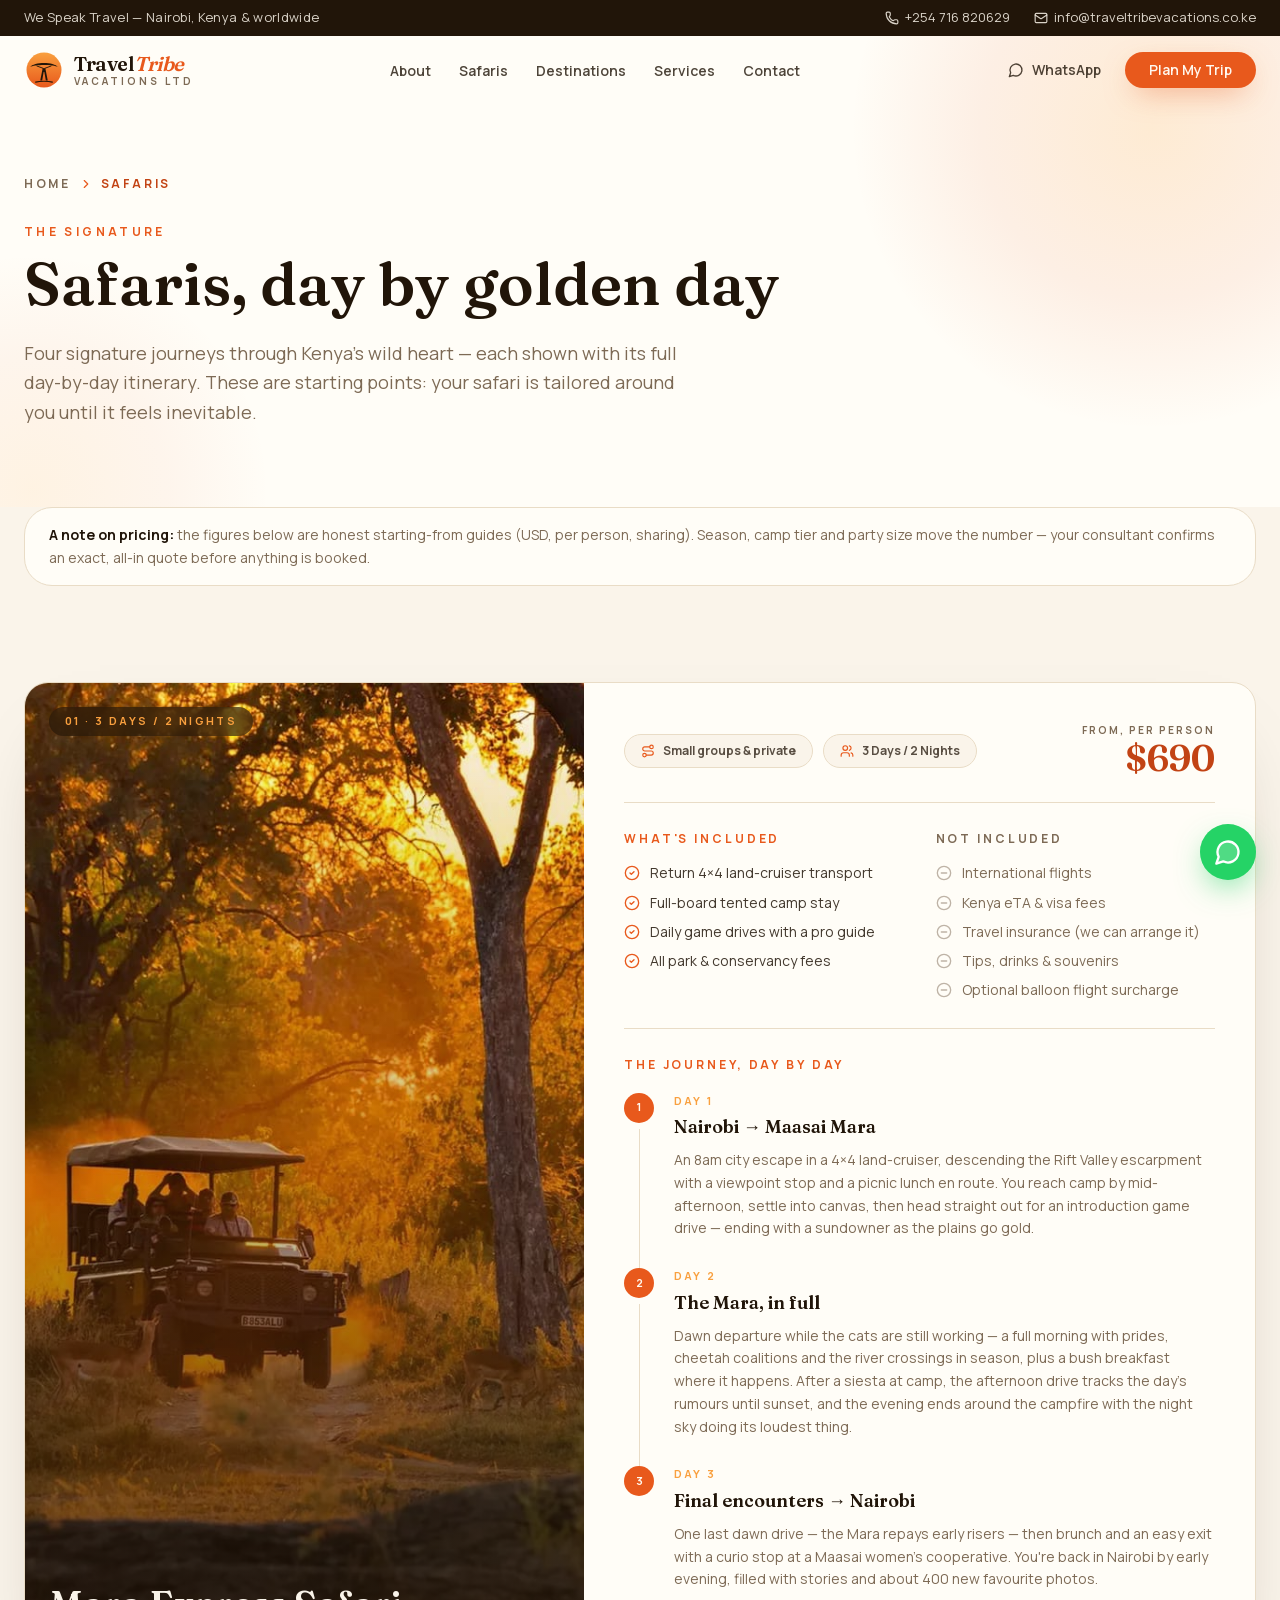
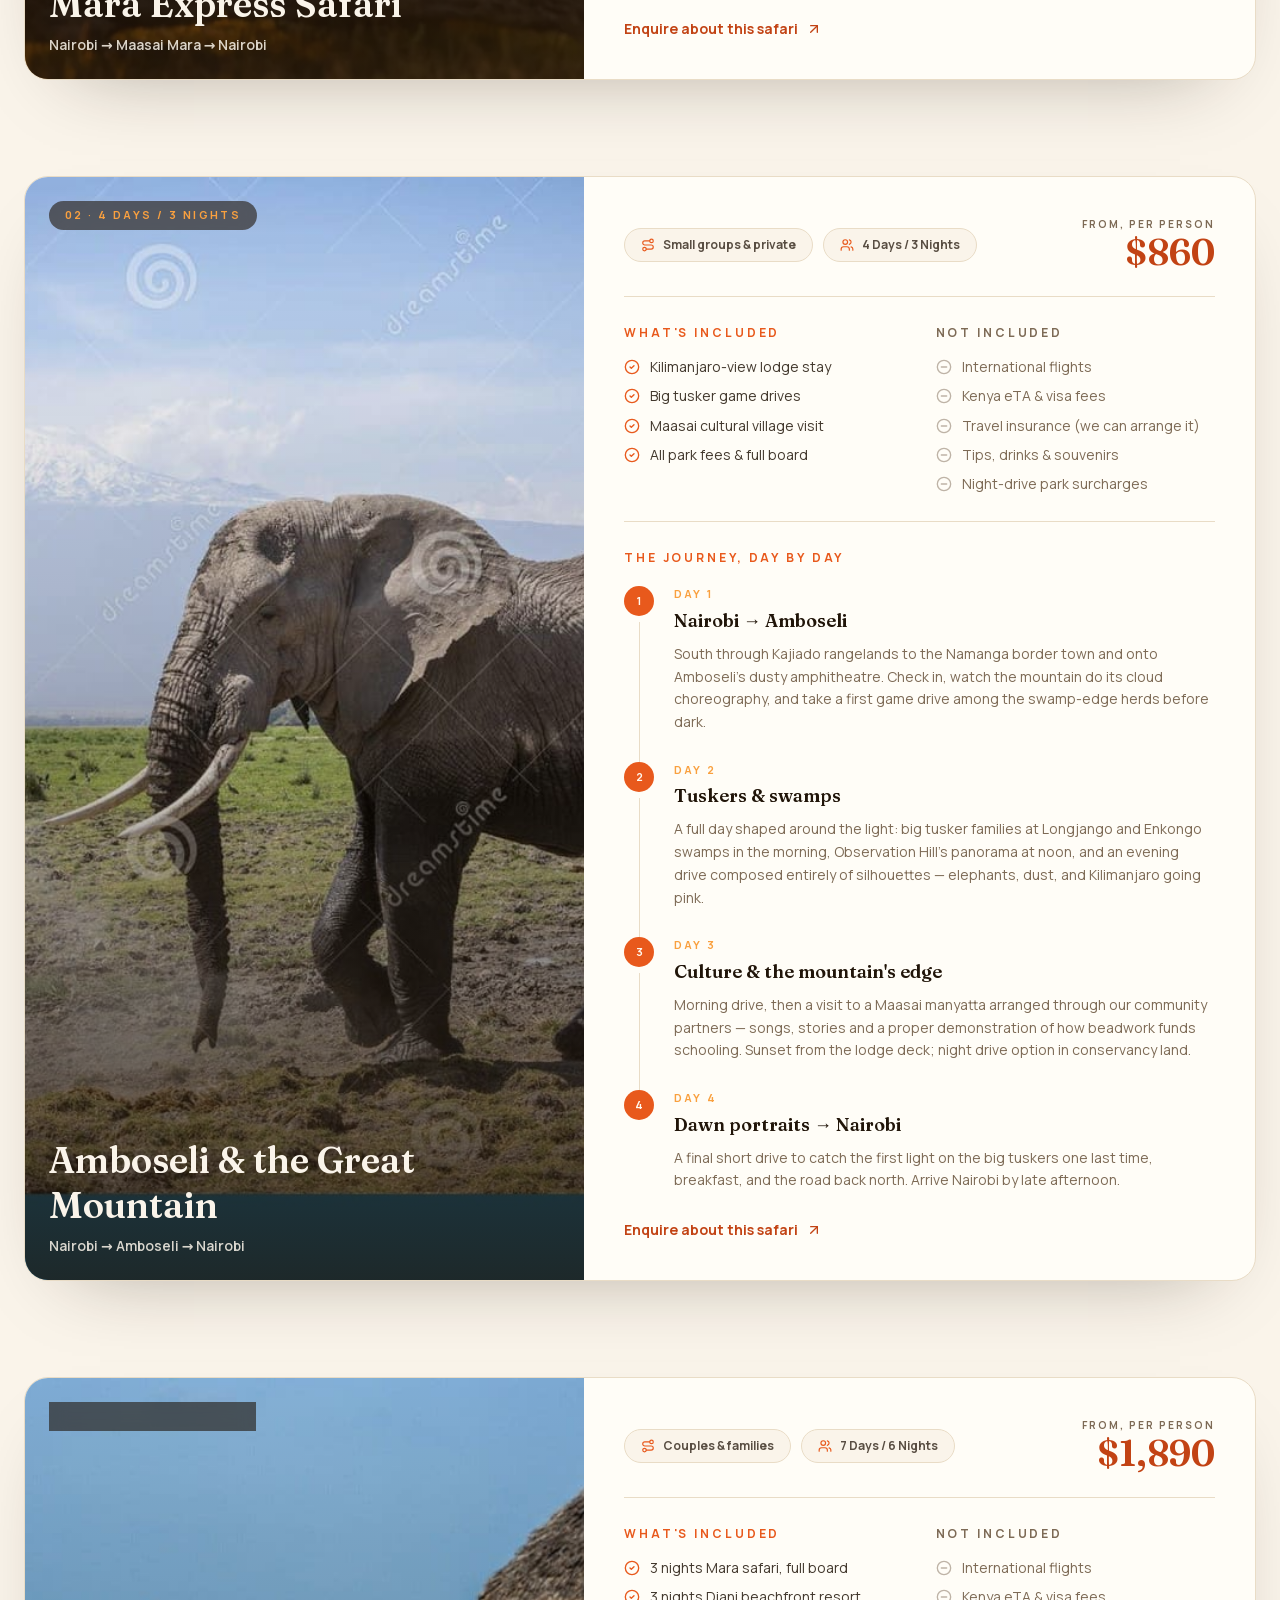
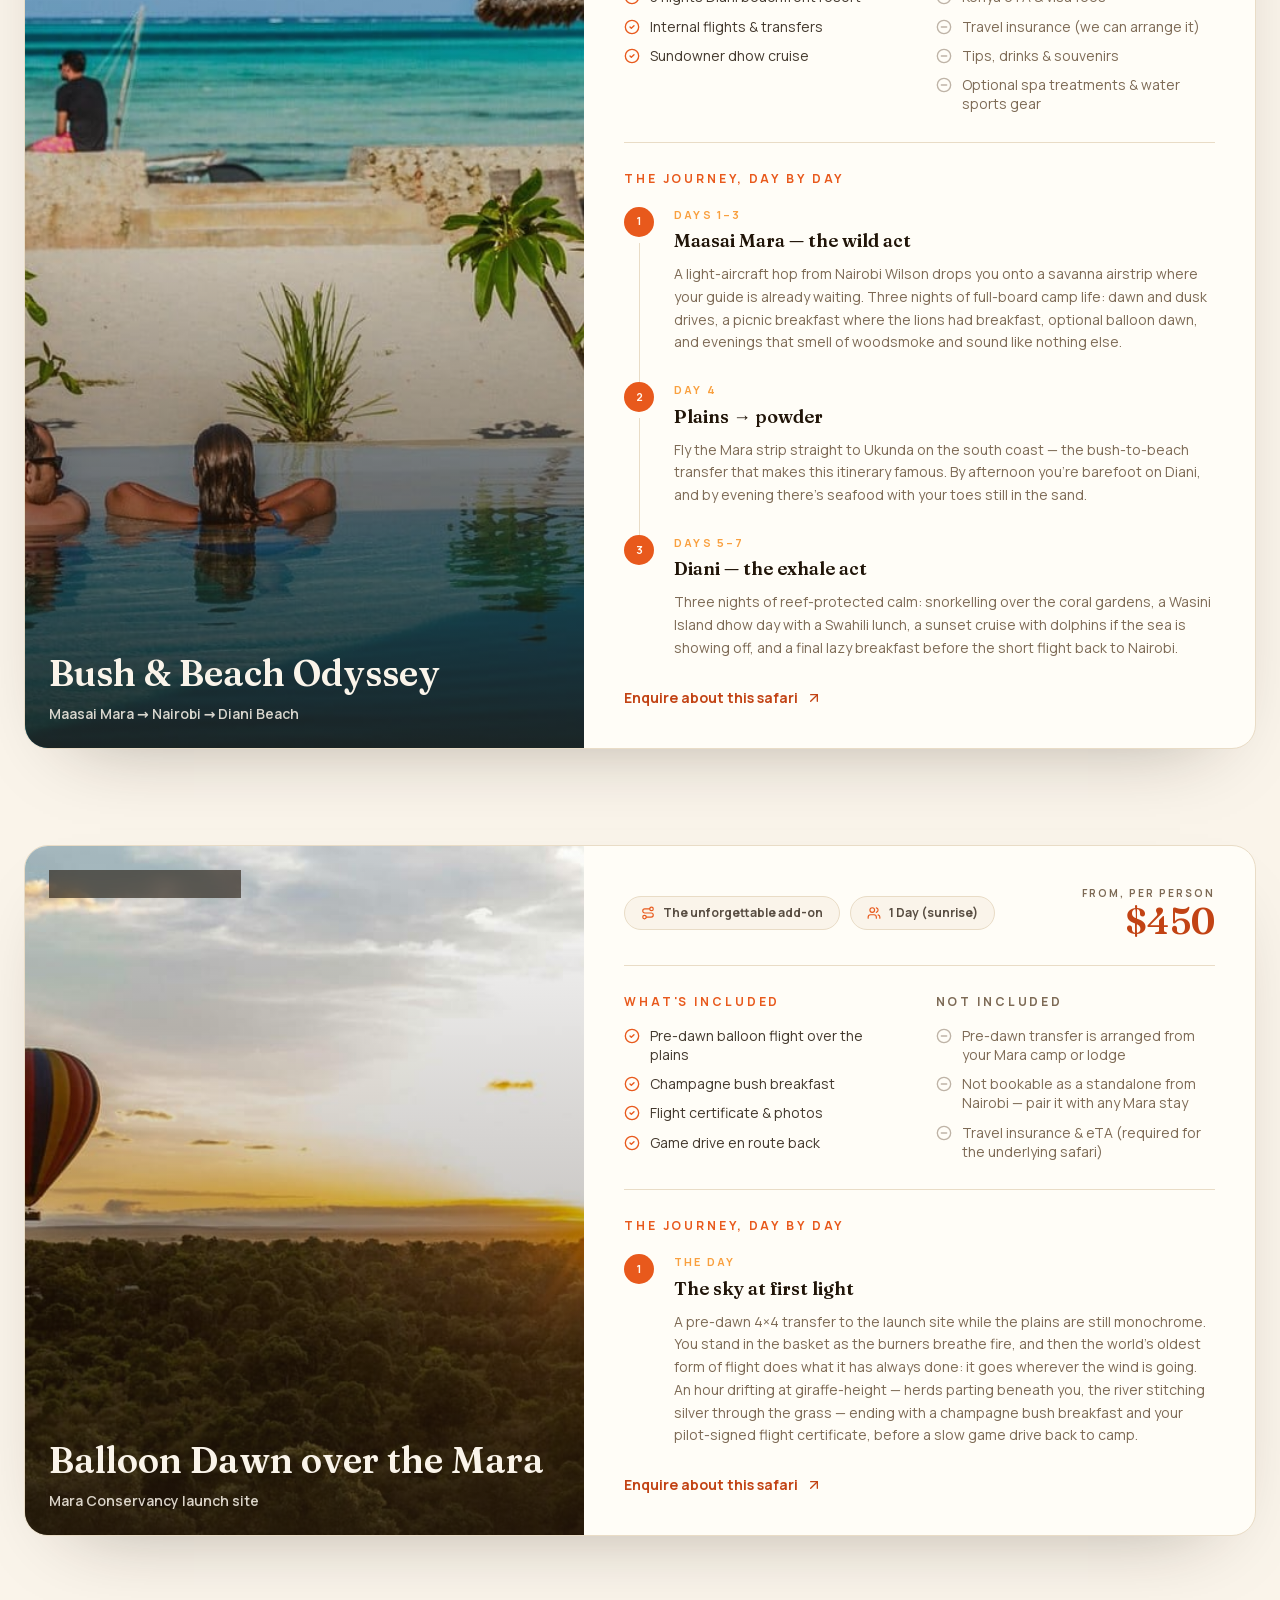
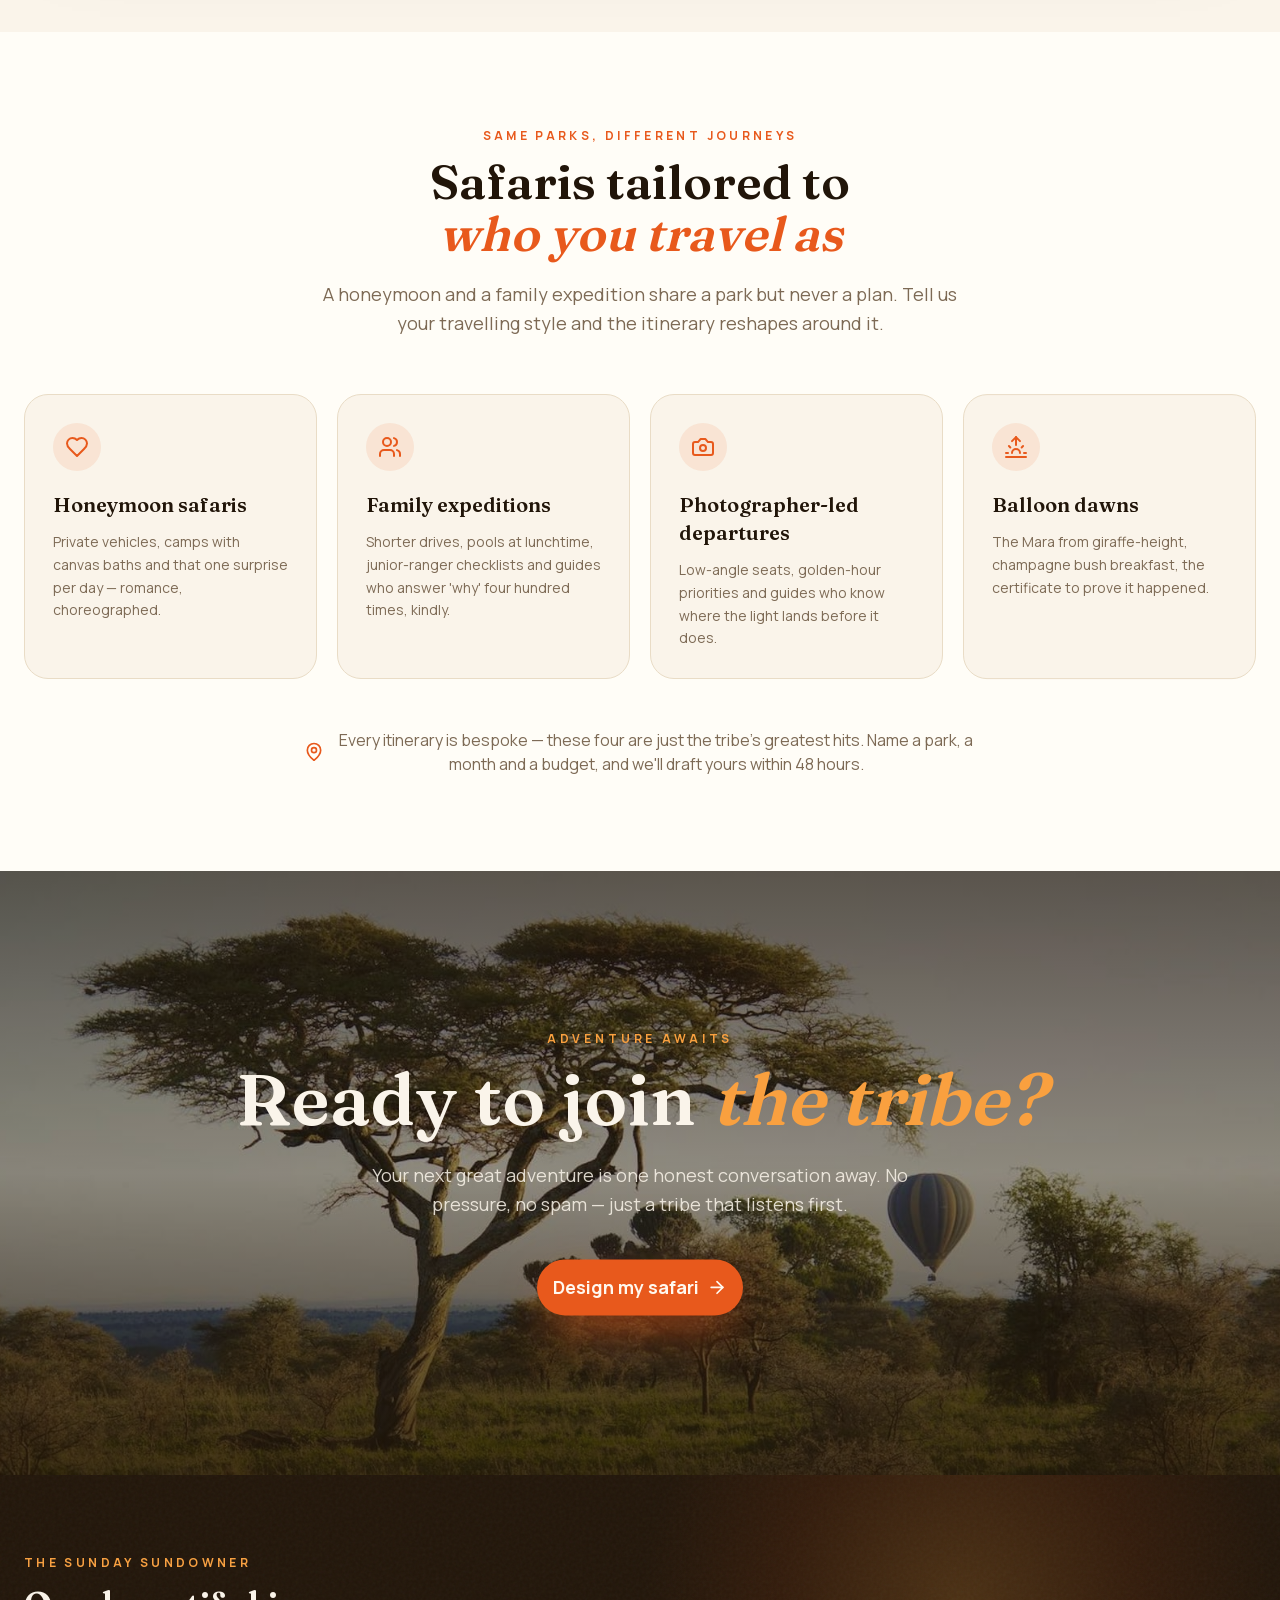
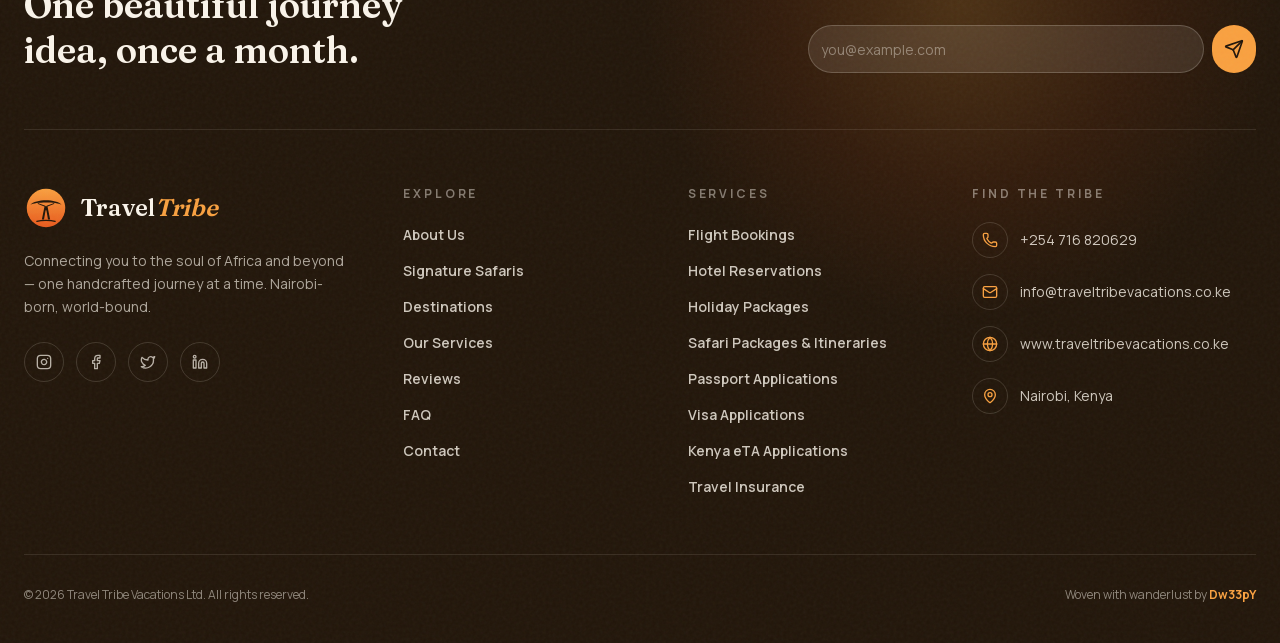
<file: safaris/index.html>
<!doctype html>
<!--id5TYGqZ25edbsAvo63pO-->
<html lang="en">
  <head>
    <meta charset="utf-8" />
    <meta name="viewport" content="width=device-width, initial-scale=1" />
    <link
      rel="preload"
      href="/_next/static/media/03bda585a99c6450-s.p.ad37b9d9.woff2"
      as="font"
      crossorigin=""
      type="font/woff2"
    />
    <link
      rel="preload"
      href="/_next/static/media/a343f882a40d2cc9-s.p.71e1367e.woff2"
      as="font"
      crossorigin=""
      type="font/woff2"
    />
    <link
      rel="stylesheet"
      href="/_next/static/chunks/94646092eb5dbffb.css"
      data-precedence="next"
    />
    <link
      rel="stylesheet"
      href="/_next/static/chunks/2e85ffd351bf4b1e.css"
      data-precedence="next"
    />
    <link
      rel="preload"
      as="script"
      fetchpriority="low"
      href="/_next/static/chunks/a1995550232a710e.js"
    />
    <script src="/_next/static/chunks/806bdb8e4a6a9b95.js" async=""></script>
    <script src="/_next/static/chunks/abc386bdde209760.js" async=""></script>
    <script src="/_next/static/chunks/43a0077a15b1a098.js" async=""></script>
    <script
      src="/_next/static/chunks/turbopack-26ba6545cd175a9f.js"
      async=""
    ></script>
    <script src="/_next/static/chunks/ff1a16fafef87110.js" async=""></script>
    <script src="/_next/static/chunks/d2be314c3ece3fbe.js" async=""></script>
    <script src="/_next/static/chunks/b9edc1f9f521cd4c.js" async=""></script>
    <script src="/_next/static/chunks/9f41b453a00a7cba.js" async=""></script>
    <script src="/_next/static/chunks/5c34e4bc2b92d2e3.js" async=""></script>
    <meta name="next-size-adjust" content="" />
    <meta name="theme-color" content="#e8591c" />
    <title>
      Signature Safaris — Day-by-Day Kenya Safari Itineraries | Travel Tribe
      Vacations Ltd
    </title>
    <meta
      name="description"
      content="Signature Kenya safari packages with full day-by-day itineraries: the 3-day Mara Express, 4-day Amboseli &amp; the Great Mountain, the 7-day Bush &amp; Beach Odyssey and the balloon dawn flight — designed by Travel Tribe Vacations Ltd."
    />
    <meta name="author" content="Travel Tribe Vacations Ltd" />
    <meta
      name="keywords"
      content="kenya safari packages,maasai mara safari,diani beach holiday,zanzibar holiday packages,tours and travel kenya,flight booking kenya,hotel reservations nairobi,kenya eTA application,visa application assistance,passport application kenya,travel insurance kenya,travel tribe vacations"
    />
    <meta name="creator" content="Travel Tribe Vacations Ltd" />
    <meta name="publisher" content="Travel Tribe Vacations Ltd" />
    <meta name="robots" content="index, follow" />
    <meta
      name="googlebot"
      content="index, follow, max-image-preview:large, max-snippet:-1"
    />
    <meta name="category" content="travel" />
    <link
      rel="canonical"
      href="https://www.traveltribevacations.co.ke/safaris/"
    />
    <meta
      property="og:title"
      content="Signature Kenya Safaris — Full Itineraries, Honestly Priced"
    />
    <meta
      property="og:description"
      content="Four signature safari journeys with day-by-day plans, transparent inclusions and the migration knowledge that only comes from being born here."
    />
    <meta
      property="og:url"
      content="https://www.traveltribevacations.co.ke/safaris/"
    />
    <meta name="twitter:card" content="summary_large_image" />
    <meta name="twitter:site" content="@TravelTribeVacations" />
    <meta name="twitter:creator" content="@TravelTribeVacations" />
    <meta
      name="twitter:title"
      content="We Speak Travel — Kenya Safaris, Beach Holidays &amp; Travel Services"
    />
    <meta
      name="twitter:description"
      content="Bespoke safaris, beach escapes, flights, hotels, visas &amp; travel insurance — crafted by Travel Tribe Vacations Ltd, Nairobi, Kenya."
    />
    <meta
      name="twitter:image"
      content="https://www.traveltribevacations.co.ke/og-share.png"
    />
    <link rel="shortcut icon" href="/favicon-16x16.png" />
    <link rel="icon" href="/favicon.svg" type="image/svg+xml" />
    <link rel="icon" href="/favicon-32x32.png" sizes="32x32" type="image/png" />
    <link rel="apple-touch-icon" href="/favicon-180x180.png" />
    <script src="/_next/static/chunks/a6dad97d9634a72d.js" nomodule=""></script>
  </head>
  <body
    class="fraunces_d361c29d-module__5PBLiG__variable manrope_9b24f49e-module__hJlnFq__variable antialiased bg-sand text-ink"
  >
    <div hidden=""><!--$--><!--/$--></div>
    <script type="application/ld+json">
      {
        "@context": "https://schema.org",
        "@graph": [
          {
            "@type": "TravelAgency",
            "@id": "https://www.traveltribevacations.co.ke/#org",
            "name": "Travel Tribe Vacations Ltd",
            "slogan": "We Speak Travel",
            "url": "https://www.traveltribevacations.co.ke",
            "logo": "https://www.traveltribevacations.co.ke/favicon.svg",
            "image": "https://www.traveltribevacations.co.ke/images/hero-giraffe-sunset.jpg",
            "description": "Nairobi-based tours and travel company offering bespoke safari packages, beach holidays, flight bookings, hotel reservations, passport and visa applications, Kenya eTA services and travel insurance.",
            "telephone": "+254716820629",
            "email": "info@traveltribevacations.co.ke",
            "address": {
              "@type": "PostalAddress",
              "addressLocality": "Nairobi",
              "addressCountry": "KE"
            },
            "areaServed": ["Kenya", "Tanzania", "Egypt", "Africa", "Worldwide"],
            "sameAs": [
              "https://www.facebook.com/",
              "https://www.instagram.com/",
              "https://x.com/"
            ],
            "makesOffer": [
              {
                "@type": "Offer",
                "itemOffered": {
                  "@type": "Service",
                  "name": "Flight Bookings",
                  "description": "Domestic hops and long-haul journeys alike — we compare fares across every major carrier, watch the routes the aggregators ignore, and land you seats that fit both your schedule and your budget."
                }
              },
              {
                "@type": "Offer",
                "itemOffered": {
                  "@type": "Service",
                  "name": "Hotel Reservations",
                  "description": "From treehouse lodges in the Mara to five-star beachfront suites in Diani, every stay is hand-inspected and chosen for character, comfort and location — never off a generic list."
                }
              },
              {
                "@type": "Offer",
                "itemOffered": {
                  "@type": "Service",
                  "name": "Holiday Packages",
                  "description": "Flights, stays, transfers and experiences bundled into one seamless price. Tell us the vibe you're chasing — romance, family, adrenaline or utter stillness — and we'll build the whole escape around it."
                }
              },
              {
                "@type": "Offer",
                "itemOffered": {
                  "@type": "Service",
                  "name": "Safari Packages & Itineraries",
                  "description": "Our pride and joy. Expertly-crafted routes through Kenya's legendary parks and beyond — private guides, sundowner spots the guidebooks miss, and nights under a sky you can hear."
                }
              },
              {
                "@type": "Offer",
                "itemOffered": {
                  "@type": "Service",
                  "name": "Passport Applications",
                  "description": "New applications, renewals and children's passports — we walk you through every form, photograph and appointment slot so the process never stands between you and the departure gate."
                }
              },
              {
                "@type": "Offer",
                "itemOffered": {
                  "@type": "Service",
                  "name": "Visa Applications",
                  "description": "Tourist, business and transit visas for destinations worldwide. We prepare your dossier, check every document twice, and track your application until the stamp is in your hands."
                }
              },
              {
                "@type": "Offer",
                "itemOffered": {
                  "@type": "Service",
                  "name": "Kenya eTA Applications",
                  "description": "The electronic Travel Authorisation every Kenya-bound visitor now needs — handled quickly and reliably, with the correct details the first time, so your arrival is nothing but a warm breeze."
                }
              },
              {
                "@type": "Offer",
                "itemOffered": {
                  "@type": "Service",
                  "name": "Travel Insurance",
                  "description": "Comprehensive medical, cancellation and baggage coverage from trusted underwriters — because the only surprises a great trip should hold are good ones."
                }
              }
            ]
          },
          {
            "@type": "WebSite",
            "@id": "https://www.traveltribevacations.co.ke/#website",
            "url": "https://www.traveltribevacations.co.ke",
            "name": "Travel Tribe Vacations Ltd",
            "inLanguage": "en-KE",
            "publisher": {
              "@id": "https://www.traveltribevacations.co.ke/#org"
            }
          },
          {
            "@type": "FAQPage",
            "mainEntity": [
              {
                "@type": "Question",
                "name": "How do I apply for the Kenya eTA?",
                "acceptedAnswer": {
                  "@type": "Answer",
                  "text": "Most visitors to Kenya now need an electronic Travel Authorisation (eTA) before arrival. Send us your passport bio page and travel details, and we prepare and submit the application on your behalf — approved eTAs typically arrive within 72 hours. We handle corrections, follow-ups and re-submissions so you never chase a portal."
                }
              },
              {
                "@type": "Question",
                "name": "Which visa services do you help with?",
                "acceptedAnswer": {
                  "@type": "Answer",
                  "text": "We prepare and track tourist, business and transit visa applications for destinations worldwide — including Schengen states, the UK, USA, UAE, South Africa and Asia. Every dossier is reviewed document-by-document before submission, and we keep you updated at each stage of the decision."
                }
              },
              {
                "@type": "Question",
                "name": "What's included in your safari packages?",
                "acceptedAnswer": {
                  "@type": "Answer",
                  "text": "Signature packages include 4×4 land-cruiser transport, full-board accommodation in hand-picked camps and lodges, park and conservancy fees, and a professional driver-guide. Flights, visas, insurance and personal extras are quoted transparently alongside — no hidden surprises on invoice day."
                }
              },
              {
                "@type": "Question",
                "name": "How do payments work?",
                "acceptedAnswer": {
                  "@type": "Answer",
                  "text": "We accept M-Pesa, bank transfer and all major cards. A 30–50% deposit confirms your booking, with the balance due 14 days before departure. Every payment is receipted, and full refund terms are shared in writing before you commit."
                }
              },
              {
                "@type": "Question",
                "name": "Can you customise an itinerary just for us?",
                "acceptedAnswer": {
                  "@type": "Answer",
                  "text": "Custom journeys are our love language. Whether it's a honeymoon with one surprise per day, a multi-generational family trip, or a school expedition — tell us the dream and the budget, and we'll shape a route no brochure has ever printed."
                }
              },
              {
                "@type": "Question",
                "name": "Do I really need travel insurance?",
                "acceptedAnswer": {
                  "@type": "Answer",
                  "text": "For journeys we design, yes — it's non-negotiable in the best way. Comprehensive medical, cancellation and baggage cover costs a fraction of one missed flight and buys you the freedom to enjoy every sunrise without a worry in the world. We only work with trusted, claims-proven underwriters."
                }
              }
            ]
          }
        ]
      }
    </script>
    <div class="flex min-h-svh flex-col bg-sand">
      <header class="fixed inset-x-0 top-0 z-50">
        <div
          class="hidden md:block bg-ink text-sand/85 text-[13px] transition-all duration-300 max-h-12"
        >
          <div
            class="mx-auto flex max-w-7xl items-center justify-between px-6 py-2"
          >
            <p class="tracking-wide">
              We Speak Travel<!-- -->
              — Nairobi, Kenya &amp; worldwide
            </p>
            <div class="flex items-center gap-6">
              <a
                href="tel:+254716820629"
                class="link-sweep inline-flex items-center gap-1.5 hover:text-glow"
                ><svg
                  xmlns="http://www.w3.org/2000/svg"
                  width="24"
                  height="24"
                  viewBox="0 0 24 24"
                  fill="none"
                  stroke="currentColor"
                  stroke-width="2"
                  stroke-linecap="round"
                  stroke-linejoin="round"
                  class="lucide lucide-phone size-3.5"
                  aria-hidden="true"
                >
                  <path
                    d="M13.832 16.568a1 1 0 0 0 1.213-.303l.355-.465A2 2 0 0 1 17 15h3a2 2 0 0 1 2 2v3a2 2 0 0 1-2 2A18 18 0 0 1 2 4a2 2 0 0 1 2-2h3a2 2 0 0 1 2 2v3a2 2 0 0 1-.8 1.6l-.468.351a1 1 0 0 0-.292 1.233 14 14 0 0 0 6.392 6.384"
                  ></path></svg
                >+254 716 820629</a
              ><a
                href="mailto:info@traveltribevacations.co.ke"
                class="link-sweep inline-flex items-center gap-1.5 hover:text-glow"
                ><svg
                  xmlns="http://www.w3.org/2000/svg"
                  width="24"
                  height="24"
                  viewBox="0 0 24 24"
                  fill="none"
                  stroke="currentColor"
                  stroke-width="2"
                  stroke-linecap="round"
                  stroke-linejoin="round"
                  class="lucide lucide-mail size-3.5"
                  aria-hidden="true"
                >
                  <path d="m22 7-8.991 5.727a2 2 0 0 1-2.009 0L2 7"></path>
                  <rect x="2" y="4" width="20" height="16" rx="2"></rect></svg
                >info@traveltribevacations.co.ke</a
              >
            </div>
          </div>
        </div>
        <nav
          aria-label="Primary"
          class="transition-all duration-500 bg-transparent"
        >
          <div
            class="mx-auto flex max-w-7xl items-center justify-between gap-4 px-4 py-3.5 sm:px-6"
          >
            <a
              class="group flex items-center gap-2.5"
              aria-label="Travel Tribe Vacations — home"
              href="/"
              ><svg
                viewBox="0 0 48 48"
                role="img"
                aria-label="Travel Tribe Vacations logo — acacia tree inside a rising sun"
                class="size-10 transition-transform duration-500 group-hover:rotate-[20deg]"
              >
                <defs>
                  <linearGradient id="tribe-sun" x1="0" y1="0" x2="0" y2="1">
                    <stop offset="0%" stop-color="#F9A03F"></stop>
                    <stop offset="100%" stop-color="#E8591C"></stop>
                  </linearGradient>
                </defs>
                <circle cx="24" cy="24" r="21" fill="url(#tribe-sun)"></circle>
                <path
                  d="M7 20.5 C12.5 13.8 35.5 13.8 41 20.5 C35.5 17.2 12.5 17.2 7 20.5 Z"
                  fill="#211509"
                ></path>
                <path
                  d="M22.4 22 L19.5 36.5 L21.8 36.5 L23.6 26.5 L24.4 26.5 L26.2 36.5 L28.5 36.5 L25.6 22 Z"
                  fill="#211509"
                ></path>
                <path
                  d="M23 22 L15.5 19.2 M25 22 L32.5 19.2"
                  stroke="#211509"
                  stroke-width="1.1"
                  stroke-linecap="round"
                ></path>
                <path
                  d="M14 38.5 C19 37.2 29 37.2 34 38.5"
                  stroke="#211509"
                  stroke-width="1.4"
                  stroke-linecap="round"
                  fill="none"
                ></path></svg
              ><span
                class="font-display text-xl font-semibold leading-none tracking-tight"
                >Travel<span class="text-sun italic">Tribe</span
                ><span
                  class="mt-0.5 block text-[10px] font-sans font-bold uppercase tracking-[0.3em] text-clay"
                  >Vacations Ltd</span
                ></span
              ></a
            >
            <ul class="hidden items-center gap-7 lg:flex">
              <li>
                <a
                  class="link-sweep text-sm font-semibold text-ink/80 hover:text-ink"
                  href="/about/"
                  >About</a
                >
              </li>
              <li>
                <a
                  class="link-sweep text-sm font-semibold text-ink/80 hover:text-ink"
                  href="/safaris/"
                  >Safaris</a
                >
              </li>
              <li>
                <a
                  class="link-sweep text-sm font-semibold text-ink/80 hover:text-ink"
                  href="/destinations/"
                  >Destinations</a
                >
              </li>
              <li>
                <a
                  class="link-sweep text-sm font-semibold text-ink/80 hover:text-ink"
                  href="/services/"
                  >Services</a
                >
              </li>
              <li>
                <a
                  class="link-sweep text-sm font-semibold text-ink/80 hover:text-ink"
                  href="/contact/"
                  >Contact</a
                >
              </li>
            </ul>
            <div class="hidden items-center gap-3 lg:flex">
              <a
                href="https://wa.me/254716820629?text=Jambo%20Travel%20Tribe!%20I&#x27;d%20love%20help%20planning%20a%20trip.%20My%20dream%20destination%20is%E2%80%A6"
                target="_blank"
                rel="noopener noreferrer"
                data-slot="button"
                class="inline-flex items-center justify-center whitespace-nowrap rounded-md transition-all disabled:pointer-events-none disabled:opacity-50 [&amp;_svg]:pointer-events-none [&amp;_svg:not([class*=&#x27;size-&#x27;])]:size-4 shrink-0 [&amp;_svg]:shrink-0 outline-none focus-visible:border-ring focus-visible:ring-ring/50 focus-visible:ring-[3px] aria-invalid:ring-destructive/20 dark:aria-invalid:ring-destructive/40 aria-invalid:border-destructive hover:bg-accent dark:hover:bg-accent/50 h-9 px-4 py-2 has-[&gt;svg]:px-3 gap-2 text-sm font-semibold text-ink/80 hover:text-ink"
                ><svg
                  xmlns="http://www.w3.org/2000/svg"
                  width="24"
                  height="24"
                  viewBox="0 0 24 24"
                  fill="none"
                  stroke="currentColor"
                  stroke-width="2"
                  stroke-linecap="round"
                  stroke-linejoin="round"
                  class="lucide lucide-message-circle size-4"
                  aria-hidden="true"
                >
                  <path d="M7.9 20A9 9 0 1 0 4 16.1L2 22Z"></path></svg
                >WhatsApp</a
              ><a
                data-slot="button"
                class="inline-flex items-center justify-center gap-2 whitespace-nowrap text-sm disabled:pointer-events-none disabled:opacity-50 [&amp;_svg]:pointer-events-none [&amp;_svg:not([class*=&#x27;size-&#x27;])]:size-4 shrink-0 [&amp;_svg]:shrink-0 outline-none focus-visible:border-ring focus-visible:ring-ring/50 focus-visible:ring-[3px] aria-invalid:ring-destructive/20 dark:aria-invalid:ring-destructive/40 aria-invalid:border-destructive h-9 py-2 has-[&gt;svg]:px-3 rounded-full bg-sun px-6 font-semibold text-primary-foreground shadow-[0_10px_30px_-10px_rgba(232,89,28,0.6)] transition-all hover:bg-ember hover:shadow-[0_14px_36px_-10px_rgba(194,67,20,0.7)]"
                href="/contact/"
                >Plan My Trip</a
              >
            </div>
            <button
              data-slot="sheet-trigger"
              class="inline-flex items-center justify-center gap-2 whitespace-nowrap text-sm font-medium transition-all disabled:pointer-events-none disabled:opacity-50 [&amp;_svg]:pointer-events-none [&amp;_svg:not([class*=&#x27;size-&#x27;])]:size-4 shrink-0 [&amp;_svg]:shrink-0 outline-none focus-visible:border-ring focus-visible:ring-ring/50 focus-visible:ring-[3px] aria-invalid:ring-destructive/20 dark:aria-invalid:ring-destructive/40 aria-invalid:border-destructive border shadow-xs hover:bg-accent hover:text-accent-foreground dark:bg-input/30 dark:border-input dark:hover:bg-input/50 size-9 rounded-full border-ink/15 bg-cream/80 backdrop-blur lg:hidden"
              aria-label="Open navigation menu"
              type="button"
              aria-haspopup="dialog"
              aria-expanded="false"
              aria-controls="radix-_R_92lubtb_"
              data-state="closed"
            >
              <svg
                xmlns="http://www.w3.org/2000/svg"
                width="24"
                height="24"
                viewBox="0 0 24 24"
                fill="none"
                stroke="currentColor"
                stroke-width="2"
                stroke-linecap="round"
                stroke-linejoin="round"
                class="lucide lucide-menu size-5"
                aria-hidden="true"
              >
                <path d="M4 12h16"></path>
                <path d="M4 18h16"></path>
                <path d="M4 6h16"></path>
              </svg>
            </button>
          </div>
        </nav>
      </header>
      <main class="flex-1">
        <section class="relative overflow-hidden bg-cream">
          <div
            class="sun-glow pointer-events-none absolute -right-44 -top-44 size-[38rem] rounded-full opacity-70"
            aria-hidden="true"
          ></div>
          <div
            class="sun-glow pointer-events-none absolute -left-52 bottom-[-14rem] size-[30rem] rounded-full opacity-40"
            aria-hidden="true"
          ></div>
          <div
            class="relative mx-auto max-w-7xl px-4 pb-16 pt-36 sm:px-6 sm:pb-20 sm:pt-44"
          >
            <div style="opacity: 0; transform: translateY(16px)">
              <nav
                aria-label="Breadcrumb"
                class="flex items-center gap-2 text-xs font-bold uppercase tracking-[0.22em] text-clay"
              >
                <a class="link-sweep hover:text-ember" href="/">Home</a
                ><svg
                  xmlns="http://www.w3.org/2000/svg"
                  width="24"
                  height="24"
                  viewBox="0 0 24 24"
                  fill="none"
                  stroke="currentColor"
                  stroke-width="2"
                  stroke-linecap="round"
                  stroke-linejoin="round"
                  class="lucide lucide-chevron-right size-3.5 text-sun"
                  aria-hidden="true"
                >
                  <path d="m9 18 6-6-6-6"></path></svg
                ><span aria-current="page" class="text-ember">Safaris</span>
              </nav>
              <p
                class="mt-8 text-xs font-bold uppercase tracking-[0.28em] text-sun"
              >
                The Signature
              </p>
              <h1
                class="mt-3 max-w-3xl font-display text-4xl font-semibold leading-[1.05] text-balance text-ink sm:text-6xl"
              >
                Safaris, day by golden day
              </h1>
              <p
                class="mt-6 max-w-2xl text-base leading-relaxed text-clay sm:text-lg"
              >
                Four signature journeys through Kenya&#x27;s wild heart — each
                shown with its full day-by-day itinerary. These are starting
                points: your safari is tailored around you until it feels
                inevitable.
              </p>
            </div>
          </div>
        </section>
        <div
          class="mx-auto max-w-7xl px-4 sm:px-6"
          style="opacity: 0; transform: translateY(28px)"
        >
          <p
            class="rounded-2xl border border-haze bg-cream px-6 py-4 text-sm leading-relaxed text-clay"
          >
            <span class="font-bold text-ink">A note on pricing:</span> the
            figures below are honest starting-from guides (USD, per person,
            sharing). Season, camp tier and party size move the number — your
            consultant confirms an exact, all-in quote before anything is
            booked.
          </p>
        </div>
        <section
          aria-labelledby="packages-heading"
          class="mx-auto max-w-7xl px-4 py-16 sm:px-6 sm:py-24"
        >
          <h2 id="packages-heading" class="sr-only">
            Signature safari packages
          </h2>
          <div class="space-y-16 sm:space-y-24">
            <article
              class="grid items-stretch gap-0 overflow-hidden rounded-3xl border border-haze bg-cream shadow-[0_32px_80px_-48px_rgba(33,21,9,0.4)] lg:grid-cols-[1fr_1.2fr]"
            >
              <div
                class="relative min-h-[18rem]"
                style="opacity: 0; transform: translateY(28px)"
              >
                <div
                  class="group relative h-full min-h-[18rem] overflow-hidden lg:sticky lg:top-28"
                >
                  <img
                    alt="A safari jeep carrying travellers through golden savanna at sunset"
                    loading="lazy"
                    decoding="async"
                    data-nimg="fill"
                    class="object-cover transition-transform duration-[1.4s] ease-out group-hover:scale-105"
                    style="
                      position: absolute;
                      height: 100%;
                      width: 100%;
                      left: 0;
                      top: 0;
                      right: 0;
                      bottom: 0;
                      color: transparent;
                    "
                    src="/images/safari-jeep.jpg"
                  />
                  <div
                    class="absolute inset-0 bg-gradient-to-t from-ink/80 via-ink/20 to-transparent"
                    aria-hidden="true"
                  ></div>
                  <span
                    class="absolute left-6 top-6 rounded-full bg-ink/60 px-4 py-1.5 text-[11px] font-bold uppercase tracking-[0.22em] text-glow backdrop-blur-sm"
                    >0<!-- -->1<!-- -->
                    ·
                    <!-- -->3 Days / 2 Nights</span
                  >
                  <div class="absolute bottom-6 left-6 right-6">
                    <h3
                      class="font-display text-3xl font-semibold leading-tight text-sand sm:text-4xl"
                    >
                      Mara Express Safari
                    </h3>
                    <p class="mt-2 text-sm font-semibold text-sand/85">
                      Nairobi → Maasai Mara → Nairobi
                    </p>
                  </div>
                </div>
              </div>
              <div style="opacity: 0; transform: translateY(28px)">
                <div class="flex h-full flex-col p-7 sm:p-10">
                  <div
                    class="flex flex-wrap items-center justify-between gap-4 border-b border-haze pb-6"
                  >
                    <div class="flex flex-wrap gap-2.5">
                      <span
                        class="inline-flex items-center gap-2 rounded-full border border-haze bg-sand px-4 py-2 text-xs font-bold text-ink/75"
                        ><svg
                          xmlns="http://www.w3.org/2000/svg"
                          width="24"
                          height="24"
                          viewBox="0 0 24 24"
                          fill="none"
                          stroke="currentColor"
                          stroke-width="2"
                          stroke-linecap="round"
                          stroke-linejoin="round"
                          class="lucide lucide-route size-3.5 text-sun"
                          aria-hidden="true"
                        >
                          <circle cx="6" cy="19" r="3"></circle>
                          <path
                            d="M9 19h8.5a3.5 3.5 0 0 0 0-7h-11a3.5 3.5 0 0 1 0-7H15"
                          ></path>
                          <circle cx="18" cy="5" r="3"></circle></svg
                        >Small groups &amp; private</span
                      ><span
                        class="inline-flex items-center gap-2 rounded-full border border-haze bg-sand px-4 py-2 text-xs font-bold text-ink/75"
                        ><svg
                          xmlns="http://www.w3.org/2000/svg"
                          width="24"
                          height="24"
                          viewBox="0 0 24 24"
                          fill="none"
                          stroke="currentColor"
                          stroke-width="2"
                          stroke-linecap="round"
                          stroke-linejoin="round"
                          class="lucide lucide-users size-3.5 text-sun"
                          aria-hidden="true"
                        >
                          <path
                            d="M16 21v-2a4 4 0 0 0-4-4H6a4 4 0 0 0-4 4v2"
                          ></path>
                          <path d="M16 3.128a4 4 0 0 1 0 7.744"></path>
                          <path d="M22 21v-2a4 4 0 0 0-3-3.87"></path>
                          <circle cx="9" cy="7" r="4"></circle></svg
                        >3 Days / 2 Nights</span
                      >
                    </div>
                    <p class="text-right">
                      <span
                        class="block text-[10px] font-bold uppercase tracking-[0.2em] text-clay"
                        >From, per person</span
                      ><span
                        class="font-display text-3xl font-semibold text-ember sm:text-4xl"
                        >$<!-- -->690</span
                      >
                    </p>
                  </div>
                  <div
                    class="grid gap-8 border-b border-haze py-7 sm:grid-cols-2"
                  >
                    <div>
                      <h4
                        class="text-xs font-bold uppercase tracking-[0.24em] text-sun"
                      >
                        What&#x27;s included
                      </h4>
                      <ul class="mt-4 space-y-2.5">
                        <li
                          class="flex items-start gap-2.5 text-sm leading-snug text-ink/85"
                        >
                          <svg
                            xmlns="http://www.w3.org/2000/svg"
                            width="24"
                            height="24"
                            viewBox="0 0 24 24"
                            fill="none"
                            stroke="currentColor"
                            stroke-width="2"
                            stroke-linecap="round"
                            stroke-linejoin="round"
                            class="lucide lucide-circle-check mt-0.5 size-4 shrink-0 text-sun"
                            aria-hidden="true"
                          >
                            <circle cx="12" cy="12" r="10"></circle>
                            <path d="m9 12 2 2 4-4"></path></svg
                          >Return 4×4 land-cruiser transport
                        </li>
                        <li
                          class="flex items-start gap-2.5 text-sm leading-snug text-ink/85"
                        >
                          <svg
                            xmlns="http://www.w3.org/2000/svg"
                            width="24"
                            height="24"
                            viewBox="0 0 24 24"
                            fill="none"
                            stroke="currentColor"
                            stroke-width="2"
                            stroke-linecap="round"
                            stroke-linejoin="round"
                            class="lucide lucide-circle-check mt-0.5 size-4 shrink-0 text-sun"
                            aria-hidden="true"
                          >
                            <circle cx="12" cy="12" r="10"></circle>
                            <path d="m9 12 2 2 4-4"></path></svg
                          >Full-board tented camp stay
                        </li>
                        <li
                          class="flex items-start gap-2.5 text-sm leading-snug text-ink/85"
                        >
                          <svg
                            xmlns="http://www.w3.org/2000/svg"
                            width="24"
                            height="24"
                            viewBox="0 0 24 24"
                            fill="none"
                            stroke="currentColor"
                            stroke-width="2"
                            stroke-linecap="round"
                            stroke-linejoin="round"
                            class="lucide lucide-circle-check mt-0.5 size-4 shrink-0 text-sun"
                            aria-hidden="true"
                          >
                            <circle cx="12" cy="12" r="10"></circle>
                            <path d="m9 12 2 2 4-4"></path></svg
                          >Daily game drives with a pro guide
                        </li>
                        <li
                          class="flex items-start gap-2.5 text-sm leading-snug text-ink/85"
                        >
                          <svg
                            xmlns="http://www.w3.org/2000/svg"
                            width="24"
                            height="24"
                            viewBox="0 0 24 24"
                            fill="none"
                            stroke="currentColor"
                            stroke-width="2"
                            stroke-linecap="round"
                            stroke-linejoin="round"
                            class="lucide lucide-circle-check mt-0.5 size-4 shrink-0 text-sun"
                            aria-hidden="true"
                          >
                            <circle cx="12" cy="12" r="10"></circle>
                            <path d="m9 12 2 2 4-4"></path></svg
                          >All park &amp; conservancy fees
                        </li>
                      </ul>
                    </div>
                    <div>
                      <h4
                        class="text-xs font-bold uppercase tracking-[0.24em] text-clay"
                      >
                        Not included
                      </h4>
                      <ul class="mt-4 space-y-2.5">
                        <li
                          class="flex items-start gap-2.5 text-sm leading-snug text-clay"
                        >
                          <svg
                            xmlns="http://www.w3.org/2000/svg"
                            width="24"
                            height="24"
                            viewBox="0 0 24 24"
                            fill="none"
                            stroke="currentColor"
                            stroke-width="2"
                            stroke-linecap="round"
                            stroke-linejoin="round"
                            class="lucide lucide-circle-minus mt-0.5 size-4 shrink-0 text-clay/50"
                            aria-hidden="true"
                          >
                            <circle cx="12" cy="12" r="10"></circle>
                            <path d="M8 12h8"></path></svg
                          >International flights
                        </li>
                        <li
                          class="flex items-start gap-2.5 text-sm leading-snug text-clay"
                        >
                          <svg
                            xmlns="http://www.w3.org/2000/svg"
                            width="24"
                            height="24"
                            viewBox="0 0 24 24"
                            fill="none"
                            stroke="currentColor"
                            stroke-width="2"
                            stroke-linecap="round"
                            stroke-linejoin="round"
                            class="lucide lucide-circle-minus mt-0.5 size-4 shrink-0 text-clay/50"
                            aria-hidden="true"
                          >
                            <circle cx="12" cy="12" r="10"></circle>
                            <path d="M8 12h8"></path></svg
                          >Kenya eTA &amp; visa fees
                        </li>
                        <li
                          class="flex items-start gap-2.5 text-sm leading-snug text-clay"
                        >
                          <svg
                            xmlns="http://www.w3.org/2000/svg"
                            width="24"
                            height="24"
                            viewBox="0 0 24 24"
                            fill="none"
                            stroke="currentColor"
                            stroke-width="2"
                            stroke-linecap="round"
                            stroke-linejoin="round"
                            class="lucide lucide-circle-minus mt-0.5 size-4 shrink-0 text-clay/50"
                            aria-hidden="true"
                          >
                            <circle cx="12" cy="12" r="10"></circle>
                            <path d="M8 12h8"></path></svg
                          >Travel insurance (we can arrange it)
                        </li>
                        <li
                          class="flex items-start gap-2.5 text-sm leading-snug text-clay"
                        >
                          <svg
                            xmlns="http://www.w3.org/2000/svg"
                            width="24"
                            height="24"
                            viewBox="0 0 24 24"
                            fill="none"
                            stroke="currentColor"
                            stroke-width="2"
                            stroke-linecap="round"
                            stroke-linejoin="round"
                            class="lucide lucide-circle-minus mt-0.5 size-4 shrink-0 text-clay/50"
                            aria-hidden="true"
                          >
                            <circle cx="12" cy="12" r="10"></circle>
                            <path d="M8 12h8"></path></svg
                          >Tips, drinks &amp; souvenirs
                        </li>
                        <li
                          class="flex items-start gap-2.5 text-sm leading-snug text-clay"
                        >
                          <svg
                            xmlns="http://www.w3.org/2000/svg"
                            width="24"
                            height="24"
                            viewBox="0 0 24 24"
                            fill="none"
                            stroke="currentColor"
                            stroke-width="2"
                            stroke-linecap="round"
                            stroke-linejoin="round"
                            class="lucide lucide-circle-minus mt-0.5 size-4 shrink-0 text-clay/50"
                            aria-hidden="true"
                          >
                            <circle cx="12" cy="12" r="10"></circle>
                            <path d="M8 12h8"></path></svg
                          >Optional balloon flight surcharge
                        </li>
                      </ul>
                    </div>
                  </div>
                  <div class="flex-1 py-7">
                    <h4
                      class="text-xs font-bold uppercase tracking-[0.24em] text-sun"
                    >
                      The journey, day by day
                    </h4>
                    <ol class="mt-5 space-y-0">
                      <li class="relative flex gap-5 pb-7 last:pb-0">
                        <span
                          class="absolute left-[0.9375rem] top-9 h-[calc(100%-2rem)] w-px bg-haze"
                          aria-hidden="true"
                        ></span
                        ><span
                          class="z-10 grid size-[1.875rem] shrink-0 place-items-center rounded-full bg-sun text-[11px] font-bold text-primary-foreground"
                          >1</span
                        >
                        <div>
                          <p
                            class="text-[11px] font-bold uppercase tracking-[0.2em] text-glow"
                          >
                            Day 1
                          </p>
                          <h5
                            class="mt-1 font-display text-lg font-semibold text-ink"
                          >
                            Nairobi → Maasai Mara
                          </h5>
                          <p class="mt-2 text-sm leading-relaxed text-clay">
                            An 8am city escape in a 4×4 land-cruiser, descending
                            the Rift Valley escarpment with a viewpoint stop and
                            a picnic lunch en route. You reach camp by
                            mid-afternoon, settle into canvas, then head
                            straight out for an introduction game drive — ending
                            with a sundowner as the plains go gold.
                          </p>
                        </div>
                      </li>
                      <li class="relative flex gap-5 pb-7 last:pb-0">
                        <span
                          class="absolute left-[0.9375rem] top-9 h-[calc(100%-2rem)] w-px bg-haze"
                          aria-hidden="true"
                        ></span
                        ><span
                          class="z-10 grid size-[1.875rem] shrink-0 place-items-center rounded-full bg-sun text-[11px] font-bold text-primary-foreground"
                          >2</span
                        >
                        <div>
                          <p
                            class="text-[11px] font-bold uppercase tracking-[0.2em] text-glow"
                          >
                            Day 2
                          </p>
                          <h5
                            class="mt-1 font-display text-lg font-semibold text-ink"
                          >
                            The Mara, in full
                          </h5>
                          <p class="mt-2 text-sm leading-relaxed text-clay">
                            Dawn departure while the cats are still working — a
                            full morning with prides, cheetah coalitions and the
                            river crossings in season, plus a bush breakfast
                            where it happens. After a siesta at camp, the
                            afternoon drive tracks the day&#x27;s rumours until
                            sunset, and the evening ends around the campfire
                            with the night sky doing its loudest thing.
                          </p>
                        </div>
                      </li>
                      <li class="relative flex gap-5 pb-7 last:pb-0">
                        <span
                          class="z-10 grid size-[1.875rem] shrink-0 place-items-center rounded-full bg-sun text-[11px] font-bold text-primary-foreground"
                          >3</span
                        >
                        <div>
                          <p
                            class="text-[11px] font-bold uppercase tracking-[0.2em] text-glow"
                          >
                            Day 3
                          </p>
                          <h5
                            class="mt-1 font-display text-lg font-semibold text-ink"
                          >
                            Final encounters → Nairobi
                          </h5>
                          <p class="mt-2 text-sm leading-relaxed text-clay">
                            One last dawn drive — the Mara repays early risers —
                            then brunch and an easy exit with a curio stop at a
                            Maasai women&#x27;s cooperative. You&#x27;re back in
                            Nairobi by early evening, filled with stories and
                            about 400 new favourite photos.
                          </p>
                        </div>
                      </li>
                    </ol>
                  </div>
                  <a
                    class="link-sweep inline-flex items-center gap-2 self-start text-sm font-bold text-ember hover:text-sun"
                    href="/contact/"
                    >Enquire about this safari<svg
                      xmlns="http://www.w3.org/2000/svg"
                      width="24"
                      height="24"
                      viewBox="0 0 24 24"
                      fill="none"
                      stroke="currentColor"
                      stroke-width="2"
                      stroke-linecap="round"
                      stroke-linejoin="round"
                      class="lucide lucide-arrow-up-right size-4"
                      aria-hidden="true"
                    >
                      <path d="M7 7h10v10"></path>
                      <path d="M7 17 17 7"></path></svg
                  ></a>
                </div>
              </div>
            </article>
            <article
              class="grid items-stretch gap-0 overflow-hidden rounded-3xl border border-haze bg-cream shadow-[0_32px_80px_-48px_rgba(33,21,9,0.4)] lg:grid-cols-[1fr_1.2fr]"
            >
              <div
                class="relative min-h-[18rem]"
                style="opacity: 0; transform: translateY(28px)"
              >
                <div
                  class="group relative h-full min-h-[18rem] overflow-hidden lg:sticky lg:top-28"
                >
                  <img
                    alt="A large tusked elephant walking across golden plains with Mount Kilimanjaro behind"
                    loading="lazy"
                    decoding="async"
                    data-nimg="fill"
                    class="object-cover transition-transform duration-[1.4s] ease-out group-hover:scale-105"
                    style="
                      position: absolute;
                      height: 100%;
                      width: 100%;
                      left: 0;
                      top: 0;
                      right: 0;
                      bottom: 0;
                      color: transparent;
                    "
                    src="/images/elephant-dust.jpg"
                  />
                  <div
                    class="absolute inset-0 bg-gradient-to-t from-ink/80 via-ink/20 to-transparent"
                    aria-hidden="true"
                  ></div>
                  <span
                    class="absolute left-6 top-6 rounded-full bg-ink/60 px-4 py-1.5 text-[11px] font-bold uppercase tracking-[0.22em] text-glow backdrop-blur-sm"
                    >0<!-- -->2<!-- -->
                    ·
                    <!-- -->4 Days / 3 Nights</span
                  >
                  <div class="absolute bottom-6 left-6 right-6">
                    <h3
                      class="font-display text-3xl font-semibold leading-tight text-sand sm:text-4xl"
                    >
                      Amboseli &amp; the Great Mountain
                    </h3>
                    <p class="mt-2 text-sm font-semibold text-sand/85">
                      Nairobi → Amboseli → Nairobi
                    </p>
                  </div>
                </div>
              </div>
              <div style="opacity: 0; transform: translateY(28px)">
                <div class="flex h-full flex-col p-7 sm:p-10">
                  <div
                    class="flex flex-wrap items-center justify-between gap-4 border-b border-haze pb-6"
                  >
                    <div class="flex flex-wrap gap-2.5">
                      <span
                        class="inline-flex items-center gap-2 rounded-full border border-haze bg-sand px-4 py-2 text-xs font-bold text-ink/75"
                        ><svg
                          xmlns="http://www.w3.org/2000/svg"
                          width="24"
                          height="24"
                          viewBox="0 0 24 24"
                          fill="none"
                          stroke="currentColor"
                          stroke-width="2"
                          stroke-linecap="round"
                          stroke-linejoin="round"
                          class="lucide lucide-route size-3.5 text-sun"
                          aria-hidden="true"
                        >
                          <circle cx="6" cy="19" r="3"></circle>
                          <path
                            d="M9 19h8.5a3.5 3.5 0 0 0 0-7h-11a3.5 3.5 0 0 1 0-7H15"
                          ></path>
                          <circle cx="18" cy="5" r="3"></circle></svg
                        >Small groups &amp; private</span
                      ><span
                        class="inline-flex items-center gap-2 rounded-full border border-haze bg-sand px-4 py-2 text-xs font-bold text-ink/75"
                        ><svg
                          xmlns="http://www.w3.org/2000/svg"
                          width="24"
                          height="24"
                          viewBox="0 0 24 24"
                          fill="none"
                          stroke="currentColor"
                          stroke-width="2"
                          stroke-linecap="round"
                          stroke-linejoin="round"
                          class="lucide lucide-users size-3.5 text-sun"
                          aria-hidden="true"
                        >
                          <path
                            d="M16 21v-2a4 4 0 0 0-4-4H6a4 4 0 0 0-4 4v2"
                          ></path>
                          <path d="M16 3.128a4 4 0 0 1 0 7.744"></path>
                          <path d="M22 21v-2a4 4 0 0 0-3-3.87"></path>
                          <circle cx="9" cy="7" r="4"></circle></svg
                        >4 Days / 3 Nights</span
                      >
                    </div>
                    <p class="text-right">
                      <span
                        class="block text-[10px] font-bold uppercase tracking-[0.2em] text-clay"
                        >From, per person</span
                      ><span
                        class="font-display text-3xl font-semibold text-ember sm:text-4xl"
                        >$<!-- -->860</span
                      >
                    </p>
                  </div>
                  <div
                    class="grid gap-8 border-b border-haze py-7 sm:grid-cols-2"
                  >
                    <div>
                      <h4
                        class="text-xs font-bold uppercase tracking-[0.24em] text-sun"
                      >
                        What&#x27;s included
                      </h4>
                      <ul class="mt-4 space-y-2.5">
                        <li
                          class="flex items-start gap-2.5 text-sm leading-snug text-ink/85"
                        >
                          <svg
                            xmlns="http://www.w3.org/2000/svg"
                            width="24"
                            height="24"
                            viewBox="0 0 24 24"
                            fill="none"
                            stroke="currentColor"
                            stroke-width="2"
                            stroke-linecap="round"
                            stroke-linejoin="round"
                            class="lucide lucide-circle-check mt-0.5 size-4 shrink-0 text-sun"
                            aria-hidden="true"
                          >
                            <circle cx="12" cy="12" r="10"></circle>
                            <path d="m9 12 2 2 4-4"></path></svg
                          >Kilimanjaro-view lodge stay
                        </li>
                        <li
                          class="flex items-start gap-2.5 text-sm leading-snug text-ink/85"
                        >
                          <svg
                            xmlns="http://www.w3.org/2000/svg"
                            width="24"
                            height="24"
                            viewBox="0 0 24 24"
                            fill="none"
                            stroke="currentColor"
                            stroke-width="2"
                            stroke-linecap="round"
                            stroke-linejoin="round"
                            class="lucide lucide-circle-check mt-0.5 size-4 shrink-0 text-sun"
                            aria-hidden="true"
                          >
                            <circle cx="12" cy="12" r="10"></circle>
                            <path d="m9 12 2 2 4-4"></path></svg
                          >Big tusker game drives
                        </li>
                        <li
                          class="flex items-start gap-2.5 text-sm leading-snug text-ink/85"
                        >
                          <svg
                            xmlns="http://www.w3.org/2000/svg"
                            width="24"
                            height="24"
                            viewBox="0 0 24 24"
                            fill="none"
                            stroke="currentColor"
                            stroke-width="2"
                            stroke-linecap="round"
                            stroke-linejoin="round"
                            class="lucide lucide-circle-check mt-0.5 size-4 shrink-0 text-sun"
                            aria-hidden="true"
                          >
                            <circle cx="12" cy="12" r="10"></circle>
                            <path d="m9 12 2 2 4-4"></path></svg
                          >Maasai cultural village visit
                        </li>
                        <li
                          class="flex items-start gap-2.5 text-sm leading-snug text-ink/85"
                        >
                          <svg
                            xmlns="http://www.w3.org/2000/svg"
                            width="24"
                            height="24"
                            viewBox="0 0 24 24"
                            fill="none"
                            stroke="currentColor"
                            stroke-width="2"
                            stroke-linecap="round"
                            stroke-linejoin="round"
                            class="lucide lucide-circle-check mt-0.5 size-4 shrink-0 text-sun"
                            aria-hidden="true"
                          >
                            <circle cx="12" cy="12" r="10"></circle>
                            <path d="m9 12 2 2 4-4"></path></svg
                          >All park fees &amp; full board
                        </li>
                      </ul>
                    </div>
                    <div>
                      <h4
                        class="text-xs font-bold uppercase tracking-[0.24em] text-clay"
                      >
                        Not included
                      </h4>
                      <ul class="mt-4 space-y-2.5">
                        <li
                          class="flex items-start gap-2.5 text-sm leading-snug text-clay"
                        >
                          <svg
                            xmlns="http://www.w3.org/2000/svg"
                            width="24"
                            height="24"
                            viewBox="0 0 24 24"
                            fill="none"
                            stroke="currentColor"
                            stroke-width="2"
                            stroke-linecap="round"
                            stroke-linejoin="round"
                            class="lucide lucide-circle-minus mt-0.5 size-4 shrink-0 text-clay/50"
                            aria-hidden="true"
                          >
                            <circle cx="12" cy="12" r="10"></circle>
                            <path d="M8 12h8"></path></svg
                          >International flights
                        </li>
                        <li
                          class="flex items-start gap-2.5 text-sm leading-snug text-clay"
                        >
                          <svg
                            xmlns="http://www.w3.org/2000/svg"
                            width="24"
                            height="24"
                            viewBox="0 0 24 24"
                            fill="none"
                            stroke="currentColor"
                            stroke-width="2"
                            stroke-linecap="round"
                            stroke-linejoin="round"
                            class="lucide lucide-circle-minus mt-0.5 size-4 shrink-0 text-clay/50"
                            aria-hidden="true"
                          >
                            <circle cx="12" cy="12" r="10"></circle>
                            <path d="M8 12h8"></path></svg
                          >Kenya eTA &amp; visa fees
                        </li>
                        <li
                          class="flex items-start gap-2.5 text-sm leading-snug text-clay"
                        >
                          <svg
                            xmlns="http://www.w3.org/2000/svg"
                            width="24"
                            height="24"
                            viewBox="0 0 24 24"
                            fill="none"
                            stroke="currentColor"
                            stroke-width="2"
                            stroke-linecap="round"
                            stroke-linejoin="round"
                            class="lucide lucide-circle-minus mt-0.5 size-4 shrink-0 text-clay/50"
                            aria-hidden="true"
                          >
                            <circle cx="12" cy="12" r="10"></circle>
                            <path d="M8 12h8"></path></svg
                          >Travel insurance (we can arrange it)
                        </li>
                        <li
                          class="flex items-start gap-2.5 text-sm leading-snug text-clay"
                        >
                          <svg
                            xmlns="http://www.w3.org/2000/svg"
                            width="24"
                            height="24"
                            viewBox="0 0 24 24"
                            fill="none"
                            stroke="currentColor"
                            stroke-width="2"
                            stroke-linecap="round"
                            stroke-linejoin="round"
                            class="lucide lucide-circle-minus mt-0.5 size-4 shrink-0 text-clay/50"
                            aria-hidden="true"
                          >
                            <circle cx="12" cy="12" r="10"></circle>
                            <path d="M8 12h8"></path></svg
                          >Tips, drinks &amp; souvenirs
                        </li>
                        <li
                          class="flex items-start gap-2.5 text-sm leading-snug text-clay"
                        >
                          <svg
                            xmlns="http://www.w3.org/2000/svg"
                            width="24"
                            height="24"
                            viewBox="0 0 24 24"
                            fill="none"
                            stroke="currentColor"
                            stroke-width="2"
                            stroke-linecap="round"
                            stroke-linejoin="round"
                            class="lucide lucide-circle-minus mt-0.5 size-4 shrink-0 text-clay/50"
                            aria-hidden="true"
                          >
                            <circle cx="12" cy="12" r="10"></circle>
                            <path d="M8 12h8"></path></svg
                          >Night-drive park surcharges
                        </li>
                      </ul>
                    </div>
                  </div>
                  <div class="flex-1 py-7">
                    <h4
                      class="text-xs font-bold uppercase tracking-[0.24em] text-sun"
                    >
                      The journey, day by day
                    </h4>
                    <ol class="mt-5 space-y-0">
                      <li class="relative flex gap-5 pb-7 last:pb-0">
                        <span
                          class="absolute left-[0.9375rem] top-9 h-[calc(100%-2rem)] w-px bg-haze"
                          aria-hidden="true"
                        ></span
                        ><span
                          class="z-10 grid size-[1.875rem] shrink-0 place-items-center rounded-full bg-sun text-[11px] font-bold text-primary-foreground"
                          >1</span
                        >
                        <div>
                          <p
                            class="text-[11px] font-bold uppercase tracking-[0.2em] text-glow"
                          >
                            Day 1
                          </p>
                          <h5
                            class="mt-1 font-display text-lg font-semibold text-ink"
                          >
                            Nairobi → Amboseli
                          </h5>
                          <p class="mt-2 text-sm leading-relaxed text-clay">
                            South through Kajiado rangelands to the Namanga
                            border town and onto Amboseli&#x27;s dusty
                            amphitheatre. Check in, watch the mountain do its
                            cloud choreography, and take a first game drive
                            among the swamp-edge herds before dark.
                          </p>
                        </div>
                      </li>
                      <li class="relative flex gap-5 pb-7 last:pb-0">
                        <span
                          class="absolute left-[0.9375rem] top-9 h-[calc(100%-2rem)] w-px bg-haze"
                          aria-hidden="true"
                        ></span
                        ><span
                          class="z-10 grid size-[1.875rem] shrink-0 place-items-center rounded-full bg-sun text-[11px] font-bold text-primary-foreground"
                          >2</span
                        >
                        <div>
                          <p
                            class="text-[11px] font-bold uppercase tracking-[0.2em] text-glow"
                          >
                            Day 2
                          </p>
                          <h5
                            class="mt-1 font-display text-lg font-semibold text-ink"
                          >
                            Tuskers &amp; swamps
                          </h5>
                          <p class="mt-2 text-sm leading-relaxed text-clay">
                            A full day shaped around the light: big tusker
                            families at Longjango and Enkongo swamps in the
                            morning, Observation Hill&#x27;s panorama at noon,
                            and an evening drive composed entirely of
                            silhouettes — elephants, dust, and Kilimanjaro going
                            pink.
                          </p>
                        </div>
                      </li>
                      <li class="relative flex gap-5 pb-7 last:pb-0">
                        <span
                          class="absolute left-[0.9375rem] top-9 h-[calc(100%-2rem)] w-px bg-haze"
                          aria-hidden="true"
                        ></span
                        ><span
                          class="z-10 grid size-[1.875rem] shrink-0 place-items-center rounded-full bg-sun text-[11px] font-bold text-primary-foreground"
                          >3</span
                        >
                        <div>
                          <p
                            class="text-[11px] font-bold uppercase tracking-[0.2em] text-glow"
                          >
                            Day 3
                          </p>
                          <h5
                            class="mt-1 font-display text-lg font-semibold text-ink"
                          >
                            Culture &amp; the mountain&#x27;s edge
                          </h5>
                          <p class="mt-2 text-sm leading-relaxed text-clay">
                            Morning drive, then a visit to a Maasai manyatta
                            arranged through our community partners — songs,
                            stories and a proper demonstration of how beadwork
                            funds schooling. Sunset from the lodge deck; night
                            drive option in conservancy land.
                          </p>
                        </div>
                      </li>
                      <li class="relative flex gap-5 pb-7 last:pb-0">
                        <span
                          class="z-10 grid size-[1.875rem] shrink-0 place-items-center rounded-full bg-sun text-[11px] font-bold text-primary-foreground"
                          >4</span
                        >
                        <div>
                          <p
                            class="text-[11px] font-bold uppercase tracking-[0.2em] text-glow"
                          >
                            Day 4
                          </p>
                          <h5
                            class="mt-1 font-display text-lg font-semibold text-ink"
                          >
                            Dawn portraits → Nairobi
                          </h5>
                          <p class="mt-2 text-sm leading-relaxed text-clay">
                            A final short drive to catch the first light on the
                            big tuskers one last time, breakfast, and the road
                            back north. Arrive Nairobi by late afternoon.
                          </p>
                        </div>
                      </li>
                    </ol>
                  </div>
                  <a
                    class="link-sweep inline-flex items-center gap-2 self-start text-sm font-bold text-ember hover:text-sun"
                    href="/contact/"
                    >Enquire about this safari<svg
                      xmlns="http://www.w3.org/2000/svg"
                      width="24"
                      height="24"
                      viewBox="0 0 24 24"
                      fill="none"
                      stroke="currentColor"
                      stroke-width="2"
                      stroke-linecap="round"
                      stroke-linejoin="round"
                      class="lucide lucide-arrow-up-right size-4"
                      aria-hidden="true"
                    >
                      <path d="M7 7h10v10"></path>
                      <path d="M7 17 17 7"></path></svg
                  ></a>
                </div>
              </div>
            </article>
            <article
              class="grid items-stretch gap-0 overflow-hidden rounded-3xl border border-haze bg-cream shadow-[0_32px_80px_-48px_rgba(33,21,9,0.4)] lg:grid-cols-[1fr_1.2fr]"
            >
              <div
                class="relative min-h-[18rem]"
                style="opacity: 0; transform: translateY(28px)"
              >
                <div
                  class="group relative h-full min-h-[18rem] overflow-hidden lg:sticky lg:top-28"
                >
                  <img
                    alt="A couple relaxing in an infinity pool overlooking a tropical beach"
                    loading="lazy"
                    decoding="async"
                    data-nimg="fill"
                    class="object-cover transition-transform duration-[1.4s] ease-out group-hover:scale-105"
                    style="
                      position: absolute;
                      height: 100%;
                      width: 100%;
                      left: 0;
                      top: 0;
                      right: 0;
                      bottom: 0;
                      color: transparent;
                    "
                    src="/images/resort-pool.jpg"
                  />
                  <div
                    class="absolute inset-0 bg-gradient-to-t from-ink/80 via-ink/20 to-transparent"
                    aria-hidden="true"
                  ></div>
                  <span
                    class="absolute left-6 top-6 rounded-full bg-ink/60 px-4 py-1.5 text-[11px] font-bold uppercase tracking-[0.22em] text-glow backdrop-blur-sm"
                    >0<!-- -->3<!-- -->
                    ·
                    <!-- -->7 Days / 6 Nights</span
                  >
                  <div class="absolute bottom-6 left-6 right-6">
                    <h3
                      class="font-display text-3xl font-semibold leading-tight text-sand sm:text-4xl"
                    >
                      Bush &amp; Beach Odyssey
                    </h3>
                    <p class="mt-2 text-sm font-semibold text-sand/85">
                      Maasai Mara → Nairobi → Diani Beach
                    </p>
                  </div>
                </div>
              </div>
              <div style="opacity: 0; transform: translateY(28px)">
                <div class="flex h-full flex-col p-7 sm:p-10">
                  <div
                    class="flex flex-wrap items-center justify-between gap-4 border-b border-haze pb-6"
                  >
                    <div class="flex flex-wrap gap-2.5">
                      <span
                        class="inline-flex items-center gap-2 rounded-full border border-haze bg-sand px-4 py-2 text-xs font-bold text-ink/75"
                        ><svg
                          xmlns="http://www.w3.org/2000/svg"
                          width="24"
                          height="24"
                          viewBox="0 0 24 24"
                          fill="none"
                          stroke="currentColor"
                          stroke-width="2"
                          stroke-linecap="round"
                          stroke-linejoin="round"
                          class="lucide lucide-route size-3.5 text-sun"
                          aria-hidden="true"
                        >
                          <circle cx="6" cy="19" r="3"></circle>
                          <path
                            d="M9 19h8.5a3.5 3.5 0 0 0 0-7h-11a3.5 3.5 0 0 1 0-7H15"
                          ></path>
                          <circle cx="18" cy="5" r="3"></circle></svg
                        >Couples &amp; families</span
                      ><span
                        class="inline-flex items-center gap-2 rounded-full border border-haze bg-sand px-4 py-2 text-xs font-bold text-ink/75"
                        ><svg
                          xmlns="http://www.w3.org/2000/svg"
                          width="24"
                          height="24"
                          viewBox="0 0 24 24"
                          fill="none"
                          stroke="currentColor"
                          stroke-width="2"
                          stroke-linecap="round"
                          stroke-linejoin="round"
                          class="lucide lucide-users size-3.5 text-sun"
                          aria-hidden="true"
                        >
                          <path
                            d="M16 21v-2a4 4 0 0 0-4-4H6a4 4 0 0 0-4 4v2"
                          ></path>
                          <path d="M16 3.128a4 4 0 0 1 0 7.744"></path>
                          <path d="M22 21v-2a4 4 0 0 0-3-3.87"></path>
                          <circle cx="9" cy="7" r="4"></circle></svg
                        >7 Days / 6 Nights</span
                      >
                    </div>
                    <p class="text-right">
                      <span
                        class="block text-[10px] font-bold uppercase tracking-[0.2em] text-clay"
                        >From, per person</span
                      ><span
                        class="font-display text-3xl font-semibold text-ember sm:text-4xl"
                        >$<!-- -->1,890</span
                      >
                    </p>
                  </div>
                  <div
                    class="grid gap-8 border-b border-haze py-7 sm:grid-cols-2"
                  >
                    <div>
                      <h4
                        class="text-xs font-bold uppercase tracking-[0.24em] text-sun"
                      >
                        What&#x27;s included
                      </h4>
                      <ul class="mt-4 space-y-2.5">
                        <li
                          class="flex items-start gap-2.5 text-sm leading-snug text-ink/85"
                        >
                          <svg
                            xmlns="http://www.w3.org/2000/svg"
                            width="24"
                            height="24"
                            viewBox="0 0 24 24"
                            fill="none"
                            stroke="currentColor"
                            stroke-width="2"
                            stroke-linecap="round"
                            stroke-linejoin="round"
                            class="lucide lucide-circle-check mt-0.5 size-4 shrink-0 text-sun"
                            aria-hidden="true"
                          >
                            <circle cx="12" cy="12" r="10"></circle>
                            <path d="m9 12 2 2 4-4"></path></svg
                          >3 nights Mara safari, full board
                        </li>
                        <li
                          class="flex items-start gap-2.5 text-sm leading-snug text-ink/85"
                        >
                          <svg
                            xmlns="http://www.w3.org/2000/svg"
                            width="24"
                            height="24"
                            viewBox="0 0 24 24"
                            fill="none"
                            stroke="currentColor"
                            stroke-width="2"
                            stroke-linecap="round"
                            stroke-linejoin="round"
                            class="lucide lucide-circle-check mt-0.5 size-4 shrink-0 text-sun"
                            aria-hidden="true"
                          >
                            <circle cx="12" cy="12" r="10"></circle>
                            <path d="m9 12 2 2 4-4"></path></svg
                          >3 nights Diani beachfront resort
                        </li>
                        <li
                          class="flex items-start gap-2.5 text-sm leading-snug text-ink/85"
                        >
                          <svg
                            xmlns="http://www.w3.org/2000/svg"
                            width="24"
                            height="24"
                            viewBox="0 0 24 24"
                            fill="none"
                            stroke="currentColor"
                            stroke-width="2"
                            stroke-linecap="round"
                            stroke-linejoin="round"
                            class="lucide lucide-circle-check mt-0.5 size-4 shrink-0 text-sun"
                            aria-hidden="true"
                          >
                            <circle cx="12" cy="12" r="10"></circle>
                            <path d="m9 12 2 2 4-4"></path></svg
                          >Internal flights &amp; transfers
                        </li>
                        <li
                          class="flex items-start gap-2.5 text-sm leading-snug text-ink/85"
                        >
                          <svg
                            xmlns="http://www.w3.org/2000/svg"
                            width="24"
                            height="24"
                            viewBox="0 0 24 24"
                            fill="none"
                            stroke="currentColor"
                            stroke-width="2"
                            stroke-linecap="round"
                            stroke-linejoin="round"
                            class="lucide lucide-circle-check mt-0.5 size-4 shrink-0 text-sun"
                            aria-hidden="true"
                          >
                            <circle cx="12" cy="12" r="10"></circle>
                            <path d="m9 12 2 2 4-4"></path></svg
                          >Sundowner dhow cruise
                        </li>
                      </ul>
                    </div>
                    <div>
                      <h4
                        class="text-xs font-bold uppercase tracking-[0.24em] text-clay"
                      >
                        Not included
                      </h4>
                      <ul class="mt-4 space-y-2.5">
                        <li
                          class="flex items-start gap-2.5 text-sm leading-snug text-clay"
                        >
                          <svg
                            xmlns="http://www.w3.org/2000/svg"
                            width="24"
                            height="24"
                            viewBox="0 0 24 24"
                            fill="none"
                            stroke="currentColor"
                            stroke-width="2"
                            stroke-linecap="round"
                            stroke-linejoin="round"
                            class="lucide lucide-circle-minus mt-0.5 size-4 shrink-0 text-clay/50"
                            aria-hidden="true"
                          >
                            <circle cx="12" cy="12" r="10"></circle>
                            <path d="M8 12h8"></path></svg
                          >International flights
                        </li>
                        <li
                          class="flex items-start gap-2.5 text-sm leading-snug text-clay"
                        >
                          <svg
                            xmlns="http://www.w3.org/2000/svg"
                            width="24"
                            height="24"
                            viewBox="0 0 24 24"
                            fill="none"
                            stroke="currentColor"
                            stroke-width="2"
                            stroke-linecap="round"
                            stroke-linejoin="round"
                            class="lucide lucide-circle-minus mt-0.5 size-4 shrink-0 text-clay/50"
                            aria-hidden="true"
                          >
                            <circle cx="12" cy="12" r="10"></circle>
                            <path d="M8 12h8"></path></svg
                          >Kenya eTA &amp; visa fees
                        </li>
                        <li
                          class="flex items-start gap-2.5 text-sm leading-snug text-clay"
                        >
                          <svg
                            xmlns="http://www.w3.org/2000/svg"
                            width="24"
                            height="24"
                            viewBox="0 0 24 24"
                            fill="none"
                            stroke="currentColor"
                            stroke-width="2"
                            stroke-linecap="round"
                            stroke-linejoin="round"
                            class="lucide lucide-circle-minus mt-0.5 size-4 shrink-0 text-clay/50"
                            aria-hidden="true"
                          >
                            <circle cx="12" cy="12" r="10"></circle>
                            <path d="M8 12h8"></path></svg
                          >Travel insurance (we can arrange it)
                        </li>
                        <li
                          class="flex items-start gap-2.5 text-sm leading-snug text-clay"
                        >
                          <svg
                            xmlns="http://www.w3.org/2000/svg"
                            width="24"
                            height="24"
                            viewBox="0 0 24 24"
                            fill="none"
                            stroke="currentColor"
                            stroke-width="2"
                            stroke-linecap="round"
                            stroke-linejoin="round"
                            class="lucide lucide-circle-minus mt-0.5 size-4 shrink-0 text-clay/50"
                            aria-hidden="true"
                          >
                            <circle cx="12" cy="12" r="10"></circle>
                            <path d="M8 12h8"></path></svg
                          >Tips, drinks &amp; souvenirs
                        </li>
                        <li
                          class="flex items-start gap-2.5 text-sm leading-snug text-clay"
                        >
                          <svg
                            xmlns="http://www.w3.org/2000/svg"
                            width="24"
                            height="24"
                            viewBox="0 0 24 24"
                            fill="none"
                            stroke="currentColor"
                            stroke-width="2"
                            stroke-linecap="round"
                            stroke-linejoin="round"
                            class="lucide lucide-circle-minus mt-0.5 size-4 shrink-0 text-clay/50"
                            aria-hidden="true"
                          >
                            <circle cx="12" cy="12" r="10"></circle>
                            <path d="M8 12h8"></path></svg
                          >Optional spa treatments &amp; water sports gear
                        </li>
                      </ul>
                    </div>
                  </div>
                  <div class="flex-1 py-7">
                    <h4
                      class="text-xs font-bold uppercase tracking-[0.24em] text-sun"
                    >
                      The journey, day by day
                    </h4>
                    <ol class="mt-5 space-y-0">
                      <li class="relative flex gap-5 pb-7 last:pb-0">
                        <span
                          class="absolute left-[0.9375rem] top-9 h-[calc(100%-2rem)] w-px bg-haze"
                          aria-hidden="true"
                        ></span
                        ><span
                          class="z-10 grid size-[1.875rem] shrink-0 place-items-center rounded-full bg-sun text-[11px] font-bold text-primary-foreground"
                          >1</span
                        >
                        <div>
                          <p
                            class="text-[11px] font-bold uppercase tracking-[0.2em] text-glow"
                          >
                            Days 1–3
                          </p>
                          <h5
                            class="mt-1 font-display text-lg font-semibold text-ink"
                          >
                            Maasai Mara — the wild act
                          </h5>
                          <p class="mt-2 text-sm leading-relaxed text-clay">
                            A light-aircraft hop from Nairobi Wilson drops you
                            onto a savanna airstrip where your guide is already
                            waiting. Three nights of full-board camp life: dawn
                            and dusk drives, a picnic breakfast where the lions
                            had breakfast, optional balloon dawn, and evenings
                            that smell of woodsmoke and sound like nothing else.
                          </p>
                        </div>
                      </li>
                      <li class="relative flex gap-5 pb-7 last:pb-0">
                        <span
                          class="absolute left-[0.9375rem] top-9 h-[calc(100%-2rem)] w-px bg-haze"
                          aria-hidden="true"
                        ></span
                        ><span
                          class="z-10 grid size-[1.875rem] shrink-0 place-items-center rounded-full bg-sun text-[11px] font-bold text-primary-foreground"
                          >2</span
                        >
                        <div>
                          <p
                            class="text-[11px] font-bold uppercase tracking-[0.2em] text-glow"
                          >
                            Day 4
                          </p>
                          <h5
                            class="mt-1 font-display text-lg font-semibold text-ink"
                          >
                            Plains → powder
                          </h5>
                          <p class="mt-2 text-sm leading-relaxed text-clay">
                            Fly the Mara strip straight to Ukunda on the south
                            coast — the bush-to-beach transfer that makes this
                            itinerary famous. By afternoon you&#x27;re barefoot
                            on Diani, and by evening there&#x27;s seafood with
                            your toes still in the sand.
                          </p>
                        </div>
                      </li>
                      <li class="relative flex gap-5 pb-7 last:pb-0">
                        <span
                          class="z-10 grid size-[1.875rem] shrink-0 place-items-center rounded-full bg-sun text-[11px] font-bold text-primary-foreground"
                          >3</span
                        >
                        <div>
                          <p
                            class="text-[11px] font-bold uppercase tracking-[0.2em] text-glow"
                          >
                            Days 5–7
                          </p>
                          <h5
                            class="mt-1 font-display text-lg font-semibold text-ink"
                          >
                            Diani — the exhale act
                          </h5>
                          <p class="mt-2 text-sm leading-relaxed text-clay">
                            Three nights of reef-protected calm: snorkelling
                            over the coral gardens, a Wasini Island dhow day
                            with a Swahili lunch, a sunset cruise with dolphins
                            if the sea is showing off, and a final lazy
                            breakfast before the short flight back to Nairobi.
                          </p>
                        </div>
                      </li>
                    </ol>
                  </div>
                  <a
                    class="link-sweep inline-flex items-center gap-2 self-start text-sm font-bold text-ember hover:text-sun"
                    href="/contact/"
                    >Enquire about this safari<svg
                      xmlns="http://www.w3.org/2000/svg"
                      width="24"
                      height="24"
                      viewBox="0 0 24 24"
                      fill="none"
                      stroke="currentColor"
                      stroke-width="2"
                      stroke-linecap="round"
                      stroke-linejoin="round"
                      class="lucide lucide-arrow-up-right size-4"
                      aria-hidden="true"
                    >
                      <path d="M7 7h10v10"></path>
                      <path d="M7 17 17 7"></path></svg
                  ></a>
                </div>
              </div>
            </article>
            <article
              class="grid items-stretch gap-0 overflow-hidden rounded-3xl border border-haze bg-cream shadow-[0_32px_80px_-48px_rgba(33,21,9,0.4)] lg:grid-cols-[1fr_1.2fr]"
            >
              <div
                class="relative min-h-[18rem]"
                style="opacity: 0; transform: translateY(28px)"
              >
                <div
                  class="group relative h-full min-h-[18rem] overflow-hidden lg:sticky lg:top-28"
                >
                  <img
                    alt="Colourful hot air balloons floating over golden savanna at sunrise"
                    loading="lazy"
                    decoding="async"
                    data-nimg="fill"
                    class="object-cover transition-transform duration-[1.4s] ease-out group-hover:scale-105"
                    style="
                      position: absolute;
                      height: 100%;
                      width: 100%;
                      left: 0;
                      top: 0;
                      right: 0;
                      bottom: 0;
                      color: transparent;
                    "
                    src="/images/balloon-treetops.jpg"
                  />
                  <div
                    class="absolute inset-0 bg-gradient-to-t from-ink/80 via-ink/20 to-transparent"
                    aria-hidden="true"
                  ></div>
                  <span
                    class="absolute left-6 top-6 rounded-full bg-ink/60 px-4 py-1.5 text-[11px] font-bold uppercase tracking-[0.22em] text-glow backdrop-blur-sm"
                    >0<!-- -->4<!-- -->
                    ·
                    <!-- -->1 Day (sunrise)</span
                  >
                  <div class="absolute bottom-6 left-6 right-6">
                    <h3
                      class="font-display text-3xl font-semibold leading-tight text-sand sm:text-4xl"
                    >
                      Balloon Dawn over the Mara
                    </h3>
                    <p class="mt-2 text-sm font-semibold text-sand/85">
                      Mara Conservancy launch site
                    </p>
                  </div>
                </div>
              </div>
              <div style="opacity: 0; transform: translateY(28px)">
                <div class="flex h-full flex-col p-7 sm:p-10">
                  <div
                    class="flex flex-wrap items-center justify-between gap-4 border-b border-haze pb-6"
                  >
                    <div class="flex flex-wrap gap-2.5">
                      <span
                        class="inline-flex items-center gap-2 rounded-full border border-haze bg-sand px-4 py-2 text-xs font-bold text-ink/75"
                        ><svg
                          xmlns="http://www.w3.org/2000/svg"
                          width="24"
                          height="24"
                          viewBox="0 0 24 24"
                          fill="none"
                          stroke="currentColor"
                          stroke-width="2"
                          stroke-linecap="round"
                          stroke-linejoin="round"
                          class="lucide lucide-route size-3.5 text-sun"
                          aria-hidden="true"
                        >
                          <circle cx="6" cy="19" r="3"></circle>
                          <path
                            d="M9 19h8.5a3.5 3.5 0 0 0 0-7h-11a3.5 3.5 0 0 1 0-7H15"
                          ></path>
                          <circle cx="18" cy="5" r="3"></circle></svg
                        >The unforgettable add-on</span
                      ><span
                        class="inline-flex items-center gap-2 rounded-full border border-haze bg-sand px-4 py-2 text-xs font-bold text-ink/75"
                        ><svg
                          xmlns="http://www.w3.org/2000/svg"
                          width="24"
                          height="24"
                          viewBox="0 0 24 24"
                          fill="none"
                          stroke="currentColor"
                          stroke-width="2"
                          stroke-linecap="round"
                          stroke-linejoin="round"
                          class="lucide lucide-users size-3.5 text-sun"
                          aria-hidden="true"
                        >
                          <path
                            d="M16 21v-2a4 4 0 0 0-4-4H6a4 4 0 0 0-4 4v2"
                          ></path>
                          <path d="M16 3.128a4 4 0 0 1 0 7.744"></path>
                          <path d="M22 21v-2a4 4 0 0 0-3-3.87"></path>
                          <circle cx="9" cy="7" r="4"></circle></svg
                        >1 Day (sunrise)</span
                      >
                    </div>
                    <p class="text-right">
                      <span
                        class="block text-[10px] font-bold uppercase tracking-[0.2em] text-clay"
                        >From, per person</span
                      ><span
                        class="font-display text-3xl font-semibold text-ember sm:text-4xl"
                        >$<!-- -->450</span
                      >
                    </p>
                  </div>
                  <div
                    class="grid gap-8 border-b border-haze py-7 sm:grid-cols-2"
                  >
                    <div>
                      <h4
                        class="text-xs font-bold uppercase tracking-[0.24em] text-sun"
                      >
                        What&#x27;s included
                      </h4>
                      <ul class="mt-4 space-y-2.5">
                        <li
                          class="flex items-start gap-2.5 text-sm leading-snug text-ink/85"
                        >
                          <svg
                            xmlns="http://www.w3.org/2000/svg"
                            width="24"
                            height="24"
                            viewBox="0 0 24 24"
                            fill="none"
                            stroke="currentColor"
                            stroke-width="2"
                            stroke-linecap="round"
                            stroke-linejoin="round"
                            class="lucide lucide-circle-check mt-0.5 size-4 shrink-0 text-sun"
                            aria-hidden="true"
                          >
                            <circle cx="12" cy="12" r="10"></circle>
                            <path d="m9 12 2 2 4-4"></path></svg
                          >Pre-dawn balloon flight over the plains
                        </li>
                        <li
                          class="flex items-start gap-2.5 text-sm leading-snug text-ink/85"
                        >
                          <svg
                            xmlns="http://www.w3.org/2000/svg"
                            width="24"
                            height="24"
                            viewBox="0 0 24 24"
                            fill="none"
                            stroke="currentColor"
                            stroke-width="2"
                            stroke-linecap="round"
                            stroke-linejoin="round"
                            class="lucide lucide-circle-check mt-0.5 size-4 shrink-0 text-sun"
                            aria-hidden="true"
                          >
                            <circle cx="12" cy="12" r="10"></circle>
                            <path d="m9 12 2 2 4-4"></path></svg
                          >Champagne bush breakfast
                        </li>
                        <li
                          class="flex items-start gap-2.5 text-sm leading-snug text-ink/85"
                        >
                          <svg
                            xmlns="http://www.w3.org/2000/svg"
                            width="24"
                            height="24"
                            viewBox="0 0 24 24"
                            fill="none"
                            stroke="currentColor"
                            stroke-width="2"
                            stroke-linecap="round"
                            stroke-linejoin="round"
                            class="lucide lucide-circle-check mt-0.5 size-4 shrink-0 text-sun"
                            aria-hidden="true"
                          >
                            <circle cx="12" cy="12" r="10"></circle>
                            <path d="m9 12 2 2 4-4"></path></svg
                          >Flight certificate &amp; photos
                        </li>
                        <li
                          class="flex items-start gap-2.5 text-sm leading-snug text-ink/85"
                        >
                          <svg
                            xmlns="http://www.w3.org/2000/svg"
                            width="24"
                            height="24"
                            viewBox="0 0 24 24"
                            fill="none"
                            stroke="currentColor"
                            stroke-width="2"
                            stroke-linecap="round"
                            stroke-linejoin="round"
                            class="lucide lucide-circle-check mt-0.5 size-4 shrink-0 text-sun"
                            aria-hidden="true"
                          >
                            <circle cx="12" cy="12" r="10"></circle>
                            <path d="m9 12 2 2 4-4"></path></svg
                          >Game drive en route back
                        </li>
                      </ul>
                    </div>
                    <div>
                      <h4
                        class="text-xs font-bold uppercase tracking-[0.24em] text-clay"
                      >
                        Not included
                      </h4>
                      <ul class="mt-4 space-y-2.5">
                        <li
                          class="flex items-start gap-2.5 text-sm leading-snug text-clay"
                        >
                          <svg
                            xmlns="http://www.w3.org/2000/svg"
                            width="24"
                            height="24"
                            viewBox="0 0 24 24"
                            fill="none"
                            stroke="currentColor"
                            stroke-width="2"
                            stroke-linecap="round"
                            stroke-linejoin="round"
                            class="lucide lucide-circle-minus mt-0.5 size-4 shrink-0 text-clay/50"
                            aria-hidden="true"
                          >
                            <circle cx="12" cy="12" r="10"></circle>
                            <path d="M8 12h8"></path></svg
                          >Pre-dawn transfer is arranged from your Mara camp or
                          lodge
                        </li>
                        <li
                          class="flex items-start gap-2.5 text-sm leading-snug text-clay"
                        >
                          <svg
                            xmlns="http://www.w3.org/2000/svg"
                            width="24"
                            height="24"
                            viewBox="0 0 24 24"
                            fill="none"
                            stroke="currentColor"
                            stroke-width="2"
                            stroke-linecap="round"
                            stroke-linejoin="round"
                            class="lucide lucide-circle-minus mt-0.5 size-4 shrink-0 text-clay/50"
                            aria-hidden="true"
                          >
                            <circle cx="12" cy="12" r="10"></circle>
                            <path d="M8 12h8"></path></svg
                          >Not bookable as a standalone from Nairobi — pair it
                          with any Mara stay
                        </li>
                        <li
                          class="flex items-start gap-2.5 text-sm leading-snug text-clay"
                        >
                          <svg
                            xmlns="http://www.w3.org/2000/svg"
                            width="24"
                            height="24"
                            viewBox="0 0 24 24"
                            fill="none"
                            stroke="currentColor"
                            stroke-width="2"
                            stroke-linecap="round"
                            stroke-linejoin="round"
                            class="lucide lucide-circle-minus mt-0.5 size-4 shrink-0 text-clay/50"
                            aria-hidden="true"
                          >
                            <circle cx="12" cy="12" r="10"></circle>
                            <path d="M8 12h8"></path></svg
                          >Travel insurance &amp; eTA (required for the
                          underlying safari)
                        </li>
                      </ul>
                    </div>
                  </div>
                  <div class="flex-1 py-7">
                    <h4
                      class="text-xs font-bold uppercase tracking-[0.24em] text-sun"
                    >
                      The journey, day by day
                    </h4>
                    <ol class="mt-5 space-y-0">
                      <li class="relative flex gap-5 pb-7 last:pb-0">
                        <span
                          class="z-10 grid size-[1.875rem] shrink-0 place-items-center rounded-full bg-sun text-[11px] font-bold text-primary-foreground"
                          >1</span
                        >
                        <div>
                          <p
                            class="text-[11px] font-bold uppercase tracking-[0.2em] text-glow"
                          >
                            The Day
                          </p>
                          <h5
                            class="mt-1 font-display text-lg font-semibold text-ink"
                          >
                            The sky at first light
                          </h5>
                          <p class="mt-2 text-sm leading-relaxed text-clay">
                            A pre-dawn 4×4 transfer to the launch site while the
                            plains are still monochrome. You stand in the basket
                            as the burners breathe fire, and then the
                            world&#x27;s oldest form of flight does what it has
                            always done: it goes wherever the wind is going. An
                            hour drifting at giraffe-height — herds parting
                            beneath you, the river stitching silver through the
                            grass — ending with a champagne bush breakfast and
                            your pilot-signed flight certificate, before a slow
                            game drive back to camp.
                          </p>
                        </div>
                      </li>
                    </ol>
                  </div>
                  <a
                    class="link-sweep inline-flex items-center gap-2 self-start text-sm font-bold text-ember hover:text-sun"
                    href="/contact/"
                    >Enquire about this safari<svg
                      xmlns="http://www.w3.org/2000/svg"
                      width="24"
                      height="24"
                      viewBox="0 0 24 24"
                      fill="none"
                      stroke="currentColor"
                      stroke-width="2"
                      stroke-linecap="round"
                      stroke-linejoin="round"
                      class="lucide lucide-arrow-up-right size-4"
                      aria-hidden="true"
                    >
                      <path d="M7 7h10v10"></path>
                      <path d="M7 17 17 7"></path></svg
                  ></a>
                </div>
              </div>
            </article>
          </div>
        </section>
        <section
          aria-labelledby="styles-heading"
          class="relative scroll-mt-24 bg-cream py-20 sm:py-24"
        >
          <div class="mx-auto max-w-7xl px-4 sm:px-6">
            <div
              class="max-w-2xl mx-auto text-center"
              style="opacity: 0; transform: translateY(28px)"
            >
              <p class="text-xs font-bold uppercase tracking-[0.28em] text-sun">
                Same Parks, Different Journeys
              </p>
              <h2
                class="mt-3 font-display text-4xl font-semibold leading-[1.08] text-balance sm:text-5xl text-ink"
              >
                Safaris tailored to<!-- -->
                <span class="italic text-sun">who you travel as</span>
              </h2>
              <p class="mt-5 text-base leading-relaxed sm:text-lg text-clay">
                A honeymoon and a family expedition share a park but never a
                plan. Tell us your travelling style and the itinerary reshapes
                around it.
              </p>
            </div>
            <div class="mt-14 grid gap-5 sm:grid-cols-2 lg:grid-cols-4">
              <div style="opacity: 0; transform: translateY(28px)">
                <article
                  class="flex h-full flex-col rounded-3xl border border-haze bg-sand p-7 transition-all duration-500 hover:-translate-y-1.5 hover:border-sun/40 hover:shadow-[0_24px_48px_-24px_rgba(194,67,20,0.35)]"
                >
                  <span
                    class="grid size-12 place-items-center rounded-2xl bg-sun/10 text-sun"
                    ><svg
                      xmlns="http://www.w3.org/2000/svg"
                      width="24"
                      height="24"
                      viewBox="0 0 24 24"
                      fill="none"
                      stroke="currentColor"
                      stroke-width="2"
                      stroke-linecap="round"
                      stroke-linejoin="round"
                      class="lucide lucide-heart size-6"
                      aria-hidden="true"
                    >
                      <path
                        d="M19 14c1.49-1.46 3-3.21 3-5.5A5.5 5.5 0 0 0 16.5 3c-1.76 0-3 .5-4.5 2-1.5-1.5-2.74-2-4.5-2A5.5 5.5 0 0 0 2 8.5c0 2.3 1.5 4.05 3 5.5l7 7Z"
                      ></path></svg
                  ></span>
                  <h3 class="mt-5 font-display text-xl font-semibold text-ink">
                    Honeymoon safaris
                  </h3>
                  <p class="mt-3 flex-1 text-sm leading-relaxed text-clay">
                    Private vehicles, camps with canvas baths and that one
                    surprise per day — romance, choreographed.
                  </p>
                </article>
              </div>
              <div style="opacity: 0; transform: translateY(28px)">
                <article
                  class="flex h-full flex-col rounded-3xl border border-haze bg-sand p-7 transition-all duration-500 hover:-translate-y-1.5 hover:border-sun/40 hover:shadow-[0_24px_48px_-24px_rgba(194,67,20,0.35)]"
                >
                  <span
                    class="grid size-12 place-items-center rounded-2xl bg-sun/10 text-sun"
                    ><svg
                      xmlns="http://www.w3.org/2000/svg"
                      width="24"
                      height="24"
                      viewBox="0 0 24 24"
                      fill="none"
                      stroke="currentColor"
                      stroke-width="2"
                      stroke-linecap="round"
                      stroke-linejoin="round"
                      class="lucide lucide-users size-6"
                      aria-hidden="true"
                    >
                      <path
                        d="M16 21v-2a4 4 0 0 0-4-4H6a4 4 0 0 0-4 4v2"
                      ></path>
                      <path d="M16 3.128a4 4 0 0 1 0 7.744"></path>
                      <path d="M22 21v-2a4 4 0 0 0-3-3.87"></path>
                      <circle cx="9" cy="7" r="4"></circle></svg
                  ></span>
                  <h3 class="mt-5 font-display text-xl font-semibold text-ink">
                    Family expeditions
                  </h3>
                  <p class="mt-3 flex-1 text-sm leading-relaxed text-clay">
                    Shorter drives, pools at lunchtime, junior-ranger checklists
                    and guides who answer &#x27;why&#x27; four hundred times,
                    kindly.
                  </p>
                </article>
              </div>
              <div style="opacity: 0; transform: translateY(28px)">
                <article
                  class="flex h-full flex-col rounded-3xl border border-haze bg-sand p-7 transition-all duration-500 hover:-translate-y-1.5 hover:border-sun/40 hover:shadow-[0_24px_48px_-24px_rgba(194,67,20,0.35)]"
                >
                  <span
                    class="grid size-12 place-items-center rounded-2xl bg-sun/10 text-sun"
                    ><svg
                      xmlns="http://www.w3.org/2000/svg"
                      width="24"
                      height="24"
                      viewBox="0 0 24 24"
                      fill="none"
                      stroke="currentColor"
                      stroke-width="2"
                      stroke-linecap="round"
                      stroke-linejoin="round"
                      class="lucide lucide-camera size-6"
                      aria-hidden="true"
                    >
                      <path
                        d="M14.5 4h-5L7 7H4a2 2 0 0 0-2 2v9a2 2 0 0 0 2 2h16a2 2 0 0 0 2-2V9a2 2 0 0 0-2-2h-3l-2.5-3z"
                      ></path>
                      <circle cx="12" cy="13" r="3"></circle></svg
                  ></span>
                  <h3 class="mt-5 font-display text-xl font-semibold text-ink">
                    Photographer-led departures
                  </h3>
                  <p class="mt-3 flex-1 text-sm leading-relaxed text-clay">
                    Low-angle seats, golden-hour priorities and guides who know
                    where the light lands before it does.
                  </p>
                </article>
              </div>
              <div style="opacity: 0; transform: translateY(28px)">
                <article
                  class="flex h-full flex-col rounded-3xl border border-haze bg-sand p-7 transition-all duration-500 hover:-translate-y-1.5 hover:border-sun/40 hover:shadow-[0_24px_48px_-24px_rgba(194,67,20,0.35)]"
                >
                  <span
                    class="grid size-12 place-items-center rounded-2xl bg-sun/10 text-sun"
                    ><svg
                      xmlns="http://www.w3.org/2000/svg"
                      width="24"
                      height="24"
                      viewBox="0 0 24 24"
                      fill="none"
                      stroke="currentColor"
                      stroke-width="2"
                      stroke-linecap="round"
                      stroke-linejoin="round"
                      class="lucide lucide-sunrise size-6"
                      aria-hidden="true"
                    >
                      <path d="M12 2v8"></path>
                      <path d="m4.93 10.93 1.41 1.41"></path>
                      <path d="M2 18h2"></path>
                      <path d="M20 18h2"></path>
                      <path d="m19.07 10.93-1.41 1.41"></path>
                      <path d="M22 22H2"></path>
                      <path d="m8 6 4-4 4 4"></path>
                      <path d="M16 18a4 4 0 0 0-8 0"></path></svg
                  ></span>
                  <h3 class="mt-5 font-display text-xl font-semibold text-ink">
                    Balloon dawns
                  </h3>
                  <p class="mt-3 flex-1 text-sm leading-relaxed text-clay">
                    The Mara from giraffe-height, champagne bush breakfast, the
                    certificate to prove it happened.
                  </p>
                </article>
              </div>
            </div>
            <div style="opacity: 0; transform: translateY(28px)">
              <p
                class="mx-auto mt-12 flex max-w-2xl items-center justify-center gap-3 text-center text-sm text-clay sm:text-base"
              >
                <svg
                  xmlns="http://www.w3.org/2000/svg"
                  width="24"
                  height="24"
                  viewBox="0 0 24 24"
                  fill="none"
                  stroke="currentColor"
                  stroke-width="2"
                  stroke-linecap="round"
                  stroke-linejoin="round"
                  class="lucide lucide-map-pin size-5 shrink-0 text-sun"
                  aria-hidden="true"
                >
                  <path
                    d="M20 10c0 4.993-5.539 10.193-7.399 11.799a1 1 0 0 1-1.202 0C9.539 20.193 4 14.993 4 10a8 8 0 0 1 16 0"
                  ></path>
                  <circle cx="12" cy="10" r="3"></circle></svg
                >Every itinerary is bespoke — these four are just the
                tribe&#x27;s greatest hits. Name a park, a month and a budget,
                and we&#x27;ll draft yours within 48 hours.
              </p>
            </div>
          </div>
        </section>
        <section aria-labelledby="cta-heading" class="relative overflow-hidden">
          <div class="absolute inset-0" aria-hidden="true">
            <img
              alt=""
              loading="lazy"
              decoding="async"
              data-nimg="fill"
              class="object-cover"
              style="
                position: absolute;
                height: 100%;
                width: 100%;
                left: 0;
                top: 0;
                right: 0;
                bottom: 0;
                color: transparent;
              "
              src="/images/balloon-acacia.jpg"
            />
            <div
              class="absolute inset-0 bg-gradient-to-b from-ink/70 via-ink/45 to-ink/80"
            ></div>
          </div>
          <div
            class="relative mx-auto max-w-5xl px-4 py-28 text-center sm:px-6 sm:py-40"
          >
            <div style="opacity: 0; transform: translateY(28px)">
              <p
                id="cta-heading"
                class="text-xs font-bold uppercase tracking-[0.32em] text-glow"
              >
                Adventure Awaits
              </p>
              <h2
                class="mt-4 font-display text-5xl font-semibold leading-[1.02] text-sand sm:text-7xl"
              >
                Ready to join<!-- -->
                <span class="italic text-glow">the tribe?</span>
              </h2>
              <p
                class="mx-auto mt-6 max-w-xl text-base leading-relaxed text-sand/85 sm:text-lg"
              >
                Your next great adventure is one honest conversation away. No
                pressure, no spam — just a tribe that listens first.
              </p>
            </div>
            <div style="opacity: 0; transform: translateY(28px)">
              <a
                data-slot="button"
                class="inline-flex items-center justify-center gap-2 whitespace-nowrap disabled:pointer-events-none disabled:opacity-50 [&amp;_svg]:pointer-events-none [&amp;_svg:not([class*=&#x27;size-&#x27;])]:size-4 shrink-0 [&amp;_svg]:shrink-0 outline-none focus-visible:border-ring focus-visible:ring-ring/50 focus-visible:ring-[3px] aria-invalid:ring-destructive/20 dark:aria-invalid:ring-destructive/40 aria-invalid:border-destructive h-10 has-[&gt;svg]:px-4 group mt-10 rounded-full bg-sun px-10 py-7 text-lg font-bold text-primary-foreground shadow-[0_20px_50px_-14px_rgba(232,89,28,0.9)] transition-all hover:bg-ember"
                href="/contact/"
                >Design my safari<svg
                  xmlns="http://www.w3.org/2000/svg"
                  width="24"
                  height="24"
                  viewBox="0 0 24 24"
                  fill="none"
                  stroke="currentColor"
                  stroke-width="2"
                  stroke-linecap="round"
                  stroke-linejoin="round"
                  class="lucide lucide-arrow-right size-5 transition-transform duration-300 group-hover:translate-x-1"
                  aria-hidden="true"
                >
                  <path d="M5 12h14"></path>
                  <path d="m12 5 7 7-7 7"></path></svg
              ></a>
            </div>
          </div>
        </section>
      </main>
      <footer class="grain relative overflow-hidden bg-ink text-sand">
        <div
          class="sun-glow pointer-events-none absolute -top-48 right-0 size-[40rem] rounded-full opacity-70"
          aria-hidden="true"
        ></div>
        <div class="relative mx-auto max-w-7xl px-4 pb-10 pt-20 sm:px-6">
          <div
            class="flex flex-col gap-6 border-b border-sand/10 pb-14 lg:flex-row lg:items-end lg:justify-between"
          >
            <div>
              <p
                class="text-xs font-bold uppercase tracking-[0.28em] text-glow"
              >
                The Sunday Sundowner
              </p>
              <h2
                class="mt-3 max-w-md font-display text-3xl font-semibold leading-tight text-sand sm:text-4xl"
              >
                One beautiful journey idea, once a month.
              </h2>
            </div>
            <form class="flex w-full max-w-md gap-2" novalidate="">
              <label for="newsletter-email" class="sr-only"
                >Email address for the newsletter</label
              ><input
                type="email"
                data-slot="input"
                class="file:text-foreground selection:bg-primary selection:text-primary-foreground dark:bg-input/30 flex w-full min-w-0 border px-3 py-1 text-base shadow-xs transition-[color,box-shadow] outline-none file:inline-flex file:h-7 file:border-0 file:bg-transparent file:text-sm file:font-medium disabled:pointer-events-none disabled:cursor-not-allowed disabled:opacity-50 md:text-sm focus-visible:border-ring focus-visible:ring-[3px] aria-invalid:ring-destructive/20 dark:aria-invalid:ring-destructive/40 aria-invalid:border-destructive h-12 flex-1 rounded-full border-sand/20 bg-sand/10 text-sand placeholder:text-sand/40 focus-visible:ring-glow"
                id="newsletter-email"
                inputmode="email"
                required=""
                placeholder="you@example.com"
                value=""
              /><button
                data-slot="button"
                class="inline-flex items-center justify-center gap-2 whitespace-nowrap text-sm disabled:pointer-events-none [&amp;_svg]:pointer-events-none [&amp;_svg:not([class*=&#x27;size-&#x27;])]:size-4 shrink-0 [&amp;_svg]:shrink-0 outline-none focus-visible:border-ring focus-visible:ring-ring/50 focus-visible:ring-[3px] aria-invalid:ring-destructive/20 dark:aria-invalid:ring-destructive/40 aria-invalid:border-destructive shadow-xs py-2 has-[&gt;svg]:px-3 h-12 rounded-full bg-glow px-5 font-bold text-ink transition-colors hover:bg-sun hover:text-primary-foreground disabled:opacity-60"
                type="submit"
                aria-label="Subscribe to the newsletter"
              >
                <svg
                  xmlns="http://www.w3.org/2000/svg"
                  width="24"
                  height="24"
                  viewBox="0 0 24 24"
                  fill="none"
                  stroke="currentColor"
                  stroke-width="2"
                  stroke-linecap="round"
                  stroke-linejoin="round"
                  class="lucide lucide-send size-5"
                  aria-hidden="true"
                >
                  <path
                    d="M14.536 21.686a.5.5 0 0 0 .937-.024l6.5-19a.496.496 0 0 0-.635-.635l-19 6.5a.5.5 0 0 0-.024.937l7.93 3.18a2 2 0 0 1 1.112 1.11z"
                  ></path>
                  <path d="m21.854 2.147-10.94 10.939"></path>
                </svg>
              </button>
            </form>
          </div>
          <div
            class="grid gap-12 py-14 sm:grid-cols-2 lg:grid-cols-[1.4fr_1fr_1fr_1.2fr]"
          >
            <div>
              <a
                class="flex items-center gap-3"
                aria-label="Travel Tribe Vacations — home"
                href="/"
                ><svg
                  viewBox="0 0 48 48"
                  role="img"
                  aria-label="Travel Tribe Vacations logo — acacia tree inside a rising sun"
                  class="size-11"
                >
                  <defs>
                    <linearGradient id="tribe-sun" x1="0" y1="0" x2="0" y2="1">
                      <stop offset="0%" stop-color="#F9A03F"></stop>
                      <stop offset="100%" stop-color="#E8591C"></stop>
                    </linearGradient>
                  </defs>
                  <circle
                    cx="24"
                    cy="24"
                    r="21"
                    fill="url(#tribe-sun)"
                  ></circle>
                  <path
                    d="M7 20.5 C12.5 13.8 35.5 13.8 41 20.5 C35.5 17.2 12.5 17.2 7 20.5 Z"
                    fill="#211509"
                  ></path>
                  <path
                    d="M22.4 22 L19.5 36.5 L21.8 36.5 L23.6 26.5 L24.4 26.5 L26.2 36.5 L28.5 36.5 L25.6 22 Z"
                    fill="#211509"
                  ></path>
                  <path
                    d="M23 22 L15.5 19.2 M25 22 L32.5 19.2"
                    stroke="#211509"
                    stroke-width="1.1"
                    stroke-linecap="round"
                  ></path>
                  <path
                    d="M14 38.5 C19 37.2 29 37.2 34 38.5"
                    stroke="#211509"
                    stroke-width="1.4"
                    stroke-linecap="round"
                    fill="none"
                  ></path></svg
                ><span class="font-display text-2xl font-semibold"
                  >Travel<span class="italic text-glow">Tribe</span></span
                ></a
              >
              <p class="mt-5 max-w-xs text-sm leading-relaxed text-sand/65">
                Connecting you to the soul of Africa and beyond — one
                handcrafted journey at a time. Nairobi-born, world-bound.
              </p>
              <div class="mt-6 flex gap-3">
                <a
                  href="https://instagram.com/"
                  target="_blank"
                  rel="noopener noreferrer"
                  aria-label="Travel Tribe on Instagram (@TravelTribeVacations)"
                  class="grid size-10 place-items-center rounded-full border border-sand/15 text-sand/70 transition-all duration-300 hover:-translate-y-0.5 hover:border-glow hover:bg-sun hover:text-primary-foreground"
                  ><svg
                    xmlns="http://www.w3.org/2000/svg"
                    width="24"
                    height="24"
                    viewBox="0 0 24 24"
                    fill="none"
                    stroke="currentColor"
                    stroke-width="2"
                    stroke-linecap="round"
                    stroke-linejoin="round"
                    class="lucide lucide-instagram size-4"
                    aria-hidden="true"
                  >
                    <rect
                      width="20"
                      height="20"
                      x="2"
                      y="2"
                      rx="5"
                      ry="5"
                    ></rect>
                    <path
                      d="M16 11.37A4 4 0 1 1 12.63 8 4 4 0 0 1 16 11.37z"
                    ></path>
                    <line
                      x1="17.5"
                      x2="17.51"
                      y1="6.5"
                      y2="6.5"
                    ></line></svg></a
                ><a
                  href="https://facebook.com/"
                  target="_blank"
                  rel="noopener noreferrer"
                  aria-label="Travel Tribe on Facebook (Travel Tribe Vacations)"
                  class="grid size-10 place-items-center rounded-full border border-sand/15 text-sand/70 transition-all duration-300 hover:-translate-y-0.5 hover:border-glow hover:bg-sun hover:text-primary-foreground"
                  ><svg
                    xmlns="http://www.w3.org/2000/svg"
                    width="24"
                    height="24"
                    viewBox="0 0 24 24"
                    fill="none"
                    stroke="currentColor"
                    stroke-width="2"
                    stroke-linecap="round"
                    stroke-linejoin="round"
                    class="lucide lucide-facebook size-4"
                    aria-hidden="true"
                  >
                    <path
                      d="M18 2h-3a5 5 0 0 0-5 5v3H7v4h3v8h4v-8h3l1-4h-4V7a1 1 0 0 1 1-1h3z"
                    ></path></svg></a
                ><a
                  href="https://x.com/"
                  target="_blank"
                  rel="noopener noreferrer"
                  aria-label="Travel Tribe on X (@TravelTribeVacations)"
                  class="grid size-10 place-items-center rounded-full border border-sand/15 text-sand/70 transition-all duration-300 hover:-translate-y-0.5 hover:border-glow hover:bg-sun hover:text-primary-foreground"
                  ><svg
                    xmlns="http://www.w3.org/2000/svg"
                    width="24"
                    height="24"
                    viewBox="0 0 24 24"
                    fill="none"
                    stroke="currentColor"
                    stroke-width="2"
                    stroke-linecap="round"
                    stroke-linejoin="round"
                    class="lucide lucide-twitter size-4"
                    aria-hidden="true"
                  >
                    <path
                      d="M22 4s-.7 2.1-2 3.4c1.6 10-9.4 17.3-18 11.6 2.2.1 4.4-.6 6-2C3 15.5.5 9.6 3 5c2.2 2.6 5.6 4.1 9 4-.9-4.2 4-6.6 7-3.8 1.1 0 3-1.2 3-1.2z"
                    ></path></svg></a
                ><a
                  href="https://linkedin.com/"
                  target="_blank"
                  rel="noopener noreferrer"
                  aria-label="Travel Tribe on LinkedIn (Travel Tribe Vacations Ltd)"
                  class="grid size-10 place-items-center rounded-full border border-sand/15 text-sand/70 transition-all duration-300 hover:-translate-y-0.5 hover:border-glow hover:bg-sun hover:text-primary-foreground"
                  ><svg
                    xmlns="http://www.w3.org/2000/svg"
                    width="24"
                    height="24"
                    viewBox="0 0 24 24"
                    fill="none"
                    stroke="currentColor"
                    stroke-width="2"
                    stroke-linecap="round"
                    stroke-linejoin="round"
                    class="lucide lucide-linkedin size-4"
                    aria-hidden="true"
                  >
                    <path
                      d="M16 8a6 6 0 0 1 6 6v7h-4v-7a2 2 0 0 0-2-2 2 2 0 0 0-2 2v7h-4v-7a6 6 0 0 1 6-6z"
                    ></path>
                    <rect width="4" height="12" x="2" y="9"></rect>
                    <circle cx="4" cy="4" r="2"></circle></svg
                ></a>
              </div>
            </div>
            <nav aria-label="Footer — explore">
              <h3
                class="text-xs font-bold uppercase tracking-[0.24em] text-sand/45"
              >
                Explore
              </h3>
              <ul class="mt-5 space-y-3">
                <li>
                  <a
                    class="link-sweep text-sm font-semibold text-sand/80 hover:text-glow"
                    href="/about/"
                    >About Us</a
                  >
                </li>
                <li>
                  <a
                    class="link-sweep text-sm font-semibold text-sand/80 hover:text-glow"
                    href="/safaris/"
                    >Signature Safaris</a
                  >
                </li>
                <li>
                  <a
                    class="link-sweep text-sm font-semibold text-sand/80 hover:text-glow"
                    href="/destinations/"
                    >Destinations</a
                  >
                </li>
                <li>
                  <a
                    class="link-sweep text-sm font-semibold text-sand/80 hover:text-glow"
                    href="/services/"
                    >Our Services</a
                  >
                </li>
                <li>
                  <a
                    class="link-sweep text-sm font-semibold text-sand/80 hover:text-glow"
                    href="/#reviews"
                    >Reviews</a
                  >
                </li>
                <li>
                  <a
                    class="link-sweep text-sm font-semibold text-sand/80 hover:text-glow"
                    href="/#faq"
                    >FAQ</a
                  >
                </li>
                <li>
                  <a
                    class="link-sweep text-sm font-semibold text-sand/80 hover:text-glow"
                    href="/contact/"
                    >Contact</a
                  >
                </li>
              </ul>
            </nav>
            <nav aria-label="Footer — services">
              <h3
                class="text-xs font-bold uppercase tracking-[0.24em] text-sand/45"
              >
                Services
              </h3>
              <ul class="mt-5 space-y-3">
                <li>
                  <a
                    class="link-sweep text-sm font-semibold text-sand/80 hover:text-glow"
                    href="/services/#flights"
                    >Flight Bookings</a
                  >
                </li>
                <li>
                  <a
                    class="link-sweep text-sm font-semibold text-sand/80 hover:text-glow"
                    href="/services/#hotels"
                    >Hotel Reservations</a
                  >
                </li>
                <li>
                  <a
                    class="link-sweep text-sm font-semibold text-sand/80 hover:text-glow"
                    href="/services/#holidays"
                    >Holiday Packages</a
                  >
                </li>
                <li>
                  <a
                    class="link-sweep text-sm font-semibold text-sand/80 hover:text-glow"
                    href="/services/#safaris"
                    >Safari Packages &amp; Itineraries</a
                  >
                </li>
                <li>
                  <a
                    class="link-sweep text-sm font-semibold text-sand/80 hover:text-glow"
                    href="/services/#passports"
                    >Passport Applications</a
                  >
                </li>
                <li>
                  <a
                    class="link-sweep text-sm font-semibold text-sand/80 hover:text-glow"
                    href="/services/#visas"
                    >Visa Applications</a
                  >
                </li>
                <li>
                  <a
                    class="link-sweep text-sm font-semibold text-sand/80 hover:text-glow"
                    href="/services/#eta"
                    >Kenya eTA Applications</a
                  >
                </li>
                <li>
                  <a
                    class="link-sweep text-sm font-semibold text-sand/80 hover:text-glow"
                    href="/services/#insurance"
                    >Travel Insurance</a
                  >
                </li>
              </ul>
            </nav>
            <div>
              <h3
                class="text-xs font-bold uppercase tracking-[0.24em] text-sand/45"
              >
                Find the tribe
              </h3>
              <ul class="mt-5 space-y-4 text-sm">
                <li>
                  <a
                    href="tel:+254716820629"
                    class="group flex items-center gap-3 text-sand/80 hover:text-glow"
                    ><span
                      class="grid size-9 place-items-center rounded-full border border-sand/15 text-glow transition-colors group-hover:bg-sun group-hover:text-primary-foreground"
                      ><svg
                        xmlns="http://www.w3.org/2000/svg"
                        width="24"
                        height="24"
                        viewBox="0 0 24 24"
                        fill="none"
                        stroke="currentColor"
                        stroke-width="2"
                        stroke-linecap="round"
                        stroke-linejoin="round"
                        class="lucide lucide-phone size-4"
                        aria-hidden="true"
                      >
                        <path
                          d="M13.832 16.568a1 1 0 0 0 1.213-.303l.355-.465A2 2 0 0 1 17 15h3a2 2 0 0 1 2 2v3a2 2 0 0 1-2 2A18 18 0 0 1 2 4a2 2 0 0 1 2-2h3a2 2 0 0 1 2 2v3a2 2 0 0 1-.8 1.6l-.468.351a1 1 0 0 0-.292 1.233 14 14 0 0 0 6.392 6.384"
                        ></path></svg></span
                    >+254 716 820629</a
                  >
                </li>
                <li>
                  <a
                    href="mailto:info@traveltribevacations.co.ke"
                    class="group flex items-center gap-3 text-sand/80 hover:text-glow"
                    ><span
                      class="grid size-9 place-items-center rounded-full border border-sand/15 text-glow transition-colors group-hover:bg-sun group-hover:text-primary-foreground"
                      ><svg
                        xmlns="http://www.w3.org/2000/svg"
                        width="24"
                        height="24"
                        viewBox="0 0 24 24"
                        fill="none"
                        stroke="currentColor"
                        stroke-width="2"
                        stroke-linecap="round"
                        stroke-linejoin="round"
                        class="lucide lucide-mail size-4"
                        aria-hidden="true"
                      >
                        <path
                          d="m22 7-8.991 5.727a2 2 0 0 1-2.009 0L2 7"
                        ></path>
                        <rect
                          x="2"
                          y="4"
                          width="20"
                          height="16"
                          rx="2"
                        ></rect></svg></span
                    ><span class="break-all"
                      >info@traveltribevacations.co.ke</span
                    ></a
                  >
                </li>
                <li>
                  <a
                    href="https://www.traveltribevacations.co.ke"
                    target="_blank"
                    rel="noopener noreferrer"
                    class="group flex items-center gap-3 text-sand/80 hover:text-glow"
                    ><span
                      class="grid size-9 place-items-center rounded-full border border-sand/15 text-glow transition-colors group-hover:bg-sun group-hover:text-primary-foreground"
                      ><svg
                        xmlns="http://www.w3.org/2000/svg"
                        width="24"
                        height="24"
                        viewBox="0 0 24 24"
                        fill="none"
                        stroke="currentColor"
                        stroke-width="2"
                        stroke-linecap="round"
                        stroke-linejoin="round"
                        class="lucide lucide-globe size-4"
                        aria-hidden="true"
                      >
                        <circle cx="12" cy="12" r="10"></circle>
                        <path
                          d="M12 2a14.5 14.5 0 0 0 0 20 14.5 14.5 0 0 0 0-20"
                        ></path>
                        <path d="M2 12h20"></path></svg></span
                    >www.traveltribevacations.co.ke</a
                  >
                </li>
                <li class="flex items-center gap-3 text-sand/80">
                  <span
                    class="grid size-9 place-items-center rounded-full border border-sand/15 text-glow"
                    ><svg
                      xmlns="http://www.w3.org/2000/svg"
                      width="24"
                      height="24"
                      viewBox="0 0 24 24"
                      fill="none"
                      stroke="currentColor"
                      stroke-width="2"
                      stroke-linecap="round"
                      stroke-linejoin="round"
                      class="lucide lucide-map-pin size-4"
                      aria-hidden="true"
                    >
                      <path
                        d="M20 10c0 4.993-5.539 10.193-7.399 11.799a1 1 0 0 1-1.202 0C9.539 20.193 4 14.993 4 10a8 8 0 0 1 16 0"
                      ></path>
                      <circle cx="12" cy="10" r="3"></circle></svg></span
                  >Nairobi, Kenya
                </li>
              </ul>
            </div>
          </div>
          <div
            class="flex flex-col items-center gap-4 border-t border-sand/10 pt-8 text-center sm:flex-row sm:justify-between sm:text-left"
          >
            <p class="text-xs text-sand/50">
              ©
              <!-- -->2026<!-- -->
              <!-- -->Travel Tribe Vacations Ltd<!-- -->. All rights reserved.
            </p>
            <p class="text-xs text-sand/50">
              Woven with wanderlust by<!-- -->
              <a
                href="https://dw33py.netlify.app"
                target="_blank"
                rel="noopener noreferrer"
                class="link-sweep font-bold text-glow hover:text-sun"
                >Dw33pY</a
              >
            </p>
          </div>
        </div>
      </footer>
      <a
        href="https://wa.me/254716820629?text=Jambo%20Travel%20Tribe!%20I&#x27;d%20love%20help%20planning%20a%20trip.%20My%20dream%20destination%20is%E2%80%A6"
        target="_blank"
        rel="noopener noreferrer"
        aria-label="Chat with Travel Tribe on WhatsApp"
        class="group fixed bottom-[max(1.25rem,env(safe-area-inset-bottom))] right-4 z-40 flex items-center gap-3 sm:right-6"
        ><span
          class="pointer-events-none translate-x-2 rounded-full bg-ink px-4 py-2 text-sm font-bold text-sand opacity-0 shadow-xl transition-all duration-300 group-hover:translate-x-0 group-hover:opacity-100 sm:translate-x-3"
          >Talk to a human</span
        ><span
          class="relative grid size-14 place-items-center rounded-full bg-[#25D366] text-white shadow-[0_12px_32px_-8px_rgba(37,211,102,0.7)] transition-transform duration-300 group-hover:scale-110"
          ><span
            class="absolute inset-0 animate-ping rounded-full bg-[#25D366] opacity-25"
            style="animation-duration: 2.6s"
            aria-hidden="true"
          ></span
          ><svg
            xmlns="http://www.w3.org/2000/svg"
            width="24"
            height="24"
            viewBox="0 0 24 24"
            fill="none"
            stroke="currentColor"
            stroke-width="2"
            stroke-linecap="round"
            stroke-linejoin="round"
            class="lucide lucide-message-circle relative size-7 fill-white/20"
            aria-hidden="true"
          >
            <path d="M7.9 20A9 9 0 1 0 4 16.1L2 22Z"></path></svg></span
      ></a>
    </div>
    <!--$--><!--/$-->
    <div
      role="region"
      aria-label="Notifications (F8)"
      tabindex="-1"
      style="pointer-events: none"
    >
      <ol
        tabindex="-1"
        class="fixed top-0 z-[100] flex max-h-screen w-full flex-col-reverse p-4 sm:bottom-0 sm:right-0 sm:top-auto sm:flex-col md:max-w-[420px]"
      ></ol>
    </div>
    <script
      src="/_next/static/chunks/a1995550232a710e.js"
      id="_R_"
      async=""
    ></script>
    <script>
      (self.__next_f = self.__next_f || []).push([0]);
    </script>
    <script>
      self.__next_f.push([
        1,
        '1:"$Sreact.fragment"\n8:I[68027,["/_next/static/chunks/ff1a16fafef87110.js","/_next/static/chunks/d2be314c3ece3fbe.js"],"default"]\n:HL["/_next/static/chunks/94646092eb5dbffb.css","style"]\n:HL["/_next/static/chunks/2e85ffd351bf4b1e.css","style"]\n:HL["/_next/static/media/03bda585a99c6450-s.p.ad37b9d9.woff2","font",{"crossOrigin":"","type":"font/woff2"}]\n:HL["/_next/static/media/a343f882a40d2cc9-s.p.71e1367e.woff2","font",{"crossOrigin":"","type":"font/woff2"}]\n2:T1697,',
      ]);
    </script>
    <script>
      self.__next_f.push([
        1,
        '{"@context":"https://schema.org","@graph":[{"@type":"TravelAgency","@id":"https://www.traveltribevacations.co.ke/#org","name":"Travel Tribe Vacations Ltd","slogan":"We Speak Travel","url":"https://www.traveltribevacations.co.ke","logo":"https://www.traveltribevacations.co.ke/favicon.svg","image":"https://www.traveltribevacations.co.ke/images/hero-giraffe-sunset.jpg","description":"Nairobi-based tours and travel company offering bespoke safari packages, beach holidays, flight bookings, hotel reservations, passport and visa applications, Kenya eTA services and travel insurance.","telephone":"+254716820629","email":"info@traveltribevacations.co.ke","address":{"@type":"PostalAddress","addressLocality":"Nairobi","addressCountry":"KE"},"areaServed":["Kenya","Tanzania","Egypt","Africa","Worldwide"],"sameAs":["https://www.facebook.com/","https://www.instagram.com/","https://x.com/"],"makesOffer":[{"@type":"Offer","itemOffered":{"@type":"Service","name":"Flight Bookings","description":"Domestic hops and long-haul journeys alike — we compare fares across every major carrier, watch the routes the aggregators ignore, and land you seats that fit both your schedule and your budget."}},{"@type":"Offer","itemOffered":{"@type":"Service","name":"Hotel Reservations","description":"From treehouse lodges in the Mara to five-star beachfront suites in Diani, every stay is hand-inspected and chosen for character, comfort and location — never off a generic list."}},{"@type":"Offer","itemOffered":{"@type":"Service","name":"Holiday Packages","description":"Flights, stays, transfers and experiences bundled into one seamless price. Tell us the vibe you\'re chasing — romance, family, adrenaline or utter stillness — and we\'ll build the whole escape around it."}},{"@type":"Offer","itemOffered":{"@type":"Service","name":"Safari Packages \u0026 Itineraries","description":"Our pride and joy. Expertly-crafted routes through Kenya\'s legendary parks and beyond — private guides, sundowner spots the guidebooks miss, and nights under a sky you can hear."}},{"@type":"Offer","itemOffered":{"@type":"Service","name":"Passport Applications","description":"New applications, renewals and children\'s passports — we walk you through every form, photograph and appointment slot so the process never stands between you and the departure gate."}},{"@type":"Offer","itemOffered":{"@type":"Service","name":"Visa Applications","description":"Tourist, business and transit visas for destinations worldwide. We prepare your dossier, check every document twice, and track your application until the stamp is in your hands."}},{"@type":"Offer","itemOffered":{"@type":"Service","name":"Kenya eTA Applications","description":"The electronic Travel Authorisation every Kenya-bound visitor now needs — handled quickly and reliably, with the correct details the first time, so your arrival is nothing but a warm breeze."}},{"@type":"Offer","itemOffered":{"@type":"Service","name":"Travel Insurance","description":"Comprehensive medical, cancellation and baggage coverage from trusted underwriters — because the only surprises a great trip should hold are good ones."}}]},{"@type":"WebSite","@id":"https://www.traveltribevacations.co.ke/#website","url":"https://www.traveltribevacations.co.ke","name":"Travel Tribe Vacations Ltd","inLanguage":"en-KE","publisher":{"@id":"https://www.traveltribevacations.co.ke/#org"}},{"@type":"FAQPage","mainEntity":[{"@type":"Question","name":"How do I apply for the Kenya eTA?","acceptedAnswer":{"@type":"Answer","text":"Most visitors to Kenya now need an electronic Travel Authorisation (eTA) before arrival. Send us your passport bio page and travel details, and we prepare and submit the application on your behalf — approved eTAs typically arrive within 72 hours. We handle corrections, follow-ups and re-submissions so you never chase a portal."}},{"@type":"Question","name":"Which visa services do you help with?","acceptedAnswer":{"@type":"Answer","text":"We prepare and track tourist, business and transit visa applications for destinations worldwide — including Schengen states, the UK, USA, UAE, South Africa and Asia. Every dossier is reviewed document-by-document before submission, and we keep you updated at each stage of the decision."}},{"@type":"Question","name":"What\'s included in your safari packages?","acceptedAnswer":{"@type":"Answer","text":"Signature packages include 4×4 land-cruiser transport, full-board accommodation in hand-picked camps and lodges, park and conservancy fees, and a professional driver-guide. Flights, visas, insurance and personal extras are quoted transparently alongside — no hidden surprises on invoice day."}},{"@type":"Question","name":"How do payments work?","acceptedAnswer":{"@type":"Answer","text":"We accept M-Pesa, bank transfer and all major cards. A 30–50% deposit confirms your booking, with the balance due 14 days before departure. Every payment is receipted, and full refund terms are shared in writing before you commit."}},{"@type":"Question","name":"Can you customise an itinerary just for us?","acceptedAnswer":{"@type":"Answer","text":"Custom journeys are our love language. Whether it\'s a honeymoon with one surprise per day, a multi-generational family trip, or a school expedition — tell us the dream and the budget, and we\'ll shape a route no brochure has ever printed."}},{"@type":"Question","name":"Do I really need travel insurance?","acceptedAnswer":{"@type":"Answer","text":"For journeys we design, yes — it\'s non-negotiable in the best way. Comprehensive medical, cancellation and baggage cover costs a fraction of one missed flight and buys you the freedom to enjoy every sunrise without a worry in the world. We only work with trusted, claims-proven underwriters."}}]}]}',
      ]);
    </script>
    <script>
      self.__next_f.push([
        1,
        '0:{"P":null,"b":"id5TYGqZ25edbsAvo63pO","c":["","safaris",""],"q":"","i":false,"f":[[["",{"children":["safaris",{"children":["__PAGE__",{}]}]},"$undefined","$undefined",true],[["$","$1","c",{"children":[[["$","link","0",{"rel":"stylesheet","href":"/_next/static/chunks/94646092eb5dbffb.css","precedence":"next","crossOrigin":"$undefined","nonce":"$undefined"}],["$","link","1",{"rel":"stylesheet","href":"/_next/static/chunks/2e85ffd351bf4b1e.css","precedence":"next","crossOrigin":"$undefined","nonce":"$undefined"}],["$","script","script-0",{"src":"/_next/static/chunks/b9edc1f9f521cd4c.js","async":true,"nonce":"$undefined"}],["$","script","script-1",{"src":"/_next/static/chunks/9f41b453a00a7cba.js","async":true,"nonce":"$undefined"}]],["$","html",null,{"lang":"en","suppressHydrationWarning":true,"children":["$","body",null,{"className":"fraunces_d361c29d-module__5PBLiG__variable manrope_9b24f49e-module__hJlnFq__variable antialiased bg-sand text-ink","children":[["$","script",null,{"type":"application/ld+json","dangerouslySetInnerHTML":{"__html":"$2"}}],"$L3","$L4"]}]}]]}],{"children":["$L5",{"children":["$L6",{},null,false,false]},null,false,false]},null,false,false],"$L7",false]],"m":"$undefined","G":["$8",[]],"S":true}\n',
      ]);
    </script>
    <script>
      self.__next_f.push([
        1,
        '9:I[39756,["/_next/static/chunks/ff1a16fafef87110.js","/_next/static/chunks/d2be314c3ece3fbe.js"],"default"]\na:I[37457,["/_next/static/chunks/ff1a16fafef87110.js","/_next/static/chunks/d2be314c3ece3fbe.js"],"default"]\nb:I[77855,["/_next/static/chunks/b9edc1f9f521cd4c.js","/_next/static/chunks/9f41b453a00a7cba.js"],"Toaster"]\nc:I[60573,["/_next/static/chunks/b9edc1f9f521cd4c.js","/_next/static/chunks/9f41b453a00a7cba.js","/_next/static/chunks/ff1a16fafef87110.js","/_next/static/chunks/5c34e4bc2b92d2e3.js"],"Navbar"]\nd:I[53980,["/_next/static/chunks/b9edc1f9f521cd4c.js","/_next/static/chunks/9f41b453a00a7cba.js","/_next/static/chunks/ff1a16fafef87110.js","/_next/static/chunks/5c34e4bc2b92d2e3.js"],"Reveal"]\ne:I[22016,["/_next/static/chunks/b9edc1f9f521cd4c.js","/_next/static/chunks/9f41b453a00a7cba.js","/_next/static/chunks/ff1a16fafef87110.js","/_next/static/chunks/5c34e4bc2b92d2e3.js"],""]\nf:I[85437,["/_next/static/chunks/b9edc1f9f521cd4c.js","/_next/static/chunks/9f41b453a00a7cba.js","/_next/static/chunks/ff1a16fafef87110.js","/_next/static/chunks/5c34e4bc2b92d2e3.js"],"Image"]\n1b:I[97367,["/_next/static/chunks/ff1a16fafef87110.js","/_next/static/chunks/d2be314c3ece3fbe.js"],"ViewportBoundary"]\n1d:I[97367,["/_next/static/chunks/ff1a16fafef87110.js","/_next/static/chunks/d2be314c3ece3fbe.js"],"MetadataBoundary"]\n1e:"$Sreact.suspense"\n',
      ]);
    </script>
    <script>
      self.__next_f.push([
        1,
        '3:["$","$L9",null,{"parallelRouterKey":"children","error":"$undefined","errorStyles":"$undefined","errorScripts":"$undefined","template":["$","$La",null,{}],"templateStyles":"$undefined","templateScripts":"$undefined","notFound":[[["$","title",null,{"children":"404: This page could not be found."}],["$","div",null,{"style":{"fontFamily":"system-ui,\\"Segoe UI\\",Roboto,Helvetica,Arial,sans-serif,\\"Apple Color Emoji\\",\\"Segoe UI Emoji\\"","height":"100vh","textAlign":"center","display":"flex","flexDirection":"column","alignItems":"center","justifyContent":"center"},"children":["$","div",null,{"children":[["$","style",null,{"dangerouslySetInnerHTML":{"__html":"body{color:#000;background:#fff;margin:0}.next-error-h1{border-right:1px solid rgba(0,0,0,.3)}@media (prefers-color-scheme:dark){body{color:#fff;background:#000}.next-error-h1{border-right:1px solid rgba(255,255,255,.3)}}"}}],["$","h1",null,{"className":"next-error-h1","style":{"display":"inline-block","margin":"0 20px 0 0","padding":"0 23px 0 0","fontSize":24,"fontWeight":500,"verticalAlign":"top","lineHeight":"49px"},"children":404}],["$","div",null,{"style":{"display":"inline-block"},"children":["$","h2",null,{"style":{"fontSize":14,"fontWeight":400,"lineHeight":"49px","margin":0},"children":"This page could not be found."}]}]]}]}]],[]],"forbidden":"$undefined","unauthorized":"$undefined"}]\n',
      ]);
    </script>
    <script>
      self.__next_f.push([
        1,
        '4:["$","$Lb",null,{}]\n5:["$","$1","c",{"children":[null,["$","$L9",null,{"parallelRouterKey":"children","error":"$undefined","errorStyles":"$undefined","errorScripts":"$undefined","template":["$","$La",null,{}],"templateStyles":"$undefined","templateScripts":"$undefined","notFound":"$undefined","forbidden":"$undefined","unauthorized":"$undefined"}]]}]\n',
      ]);
    </script>
    <script>
      self.__next_f.push([
        1,
        '6:["$","$1","c",{"children":[["$","div",null,{"className":"flex min-h-svh flex-col bg-sand","children":[["$","$Lc",null,{}],["$","main",null,{"className":"flex-1","children":[["$","section",null,{"className":"relative overflow-hidden bg-cream","children":[["$","div",null,{"className":"sun-glow pointer-events-none absolute -right-44 -top-44 size-[38rem] rounded-full opacity-70","aria-hidden":true}],["$","div",null,{"className":"sun-glow pointer-events-none absolute -left-52 bottom-[-14rem] size-[30rem] rounded-full opacity-40","aria-hidden":true}],["$","div",null,{"className":"relative mx-auto max-w-7xl px-4 pb-16 pt-36 sm:px-6 sm:pb-20 sm:pt-44","children":["$","$Ld",null,{"y":16,"children":[["$","nav",null,{"aria-label":"Breadcrumb","className":"flex items-center gap-2 text-xs font-bold uppercase tracking-[0.22em] text-clay","children":[["$","$Le",null,{"href":"/","className":"link-sweep hover:text-ember","children":"Home"}],["$","svg",null,{"ref":"$undefined","xmlns":"http://www.w3.org/2000/svg","width":24,"height":24,"viewBox":"0 0 24 24","fill":"none","stroke":"currentColor","strokeWidth":2,"strokeLinecap":"round","strokeLinejoin":"round","className":"lucide lucide-chevron-right size-3.5 text-sun","aria-hidden":true,"children":[["$","path","mthhwq",{"d":"m9 18 6-6-6-6"}],"$undefined"]}],["$","span",null,{"aria-current":"page","className":"text-ember","children":"Safaris"}]]}],["$","p",null,{"className":"mt-8 text-xs font-bold uppercase tracking-[0.28em] text-sun","children":"The Signature"}],["$","h1",null,{"className":"mt-3 max-w-3xl font-display text-4xl font-semibold leading-[1.05] text-balance text-ink sm:text-6xl","children":"Safaris, day by golden day"}],["$","p",null,{"className":"mt-6 max-w-2xl text-base leading-relaxed text-clay sm:text-lg","children":"Four signature journeys through Kenya\'s wild heart — each shown with its full day-by-day itinerary. These are starting points: your safari is tailored around you until it feels inevitable."}]]}]}]]}],["$","$Ld",null,{"className":"mx-auto max-w-7xl px-4 sm:px-6","children":["$","p",null,{"className":"rounded-2xl border border-haze bg-cream px-6 py-4 text-sm leading-relaxed text-clay","children":[["$","span",null,{"className":"font-bold text-ink","children":"A note on pricing:"}]," the figures below are honest starting-from guides (USD, per person, sharing). Season, camp tier and party size move the number — your consultant confirms an exact, all-in quote before anything is booked."]}]}],["$","section",null,{"aria-labelledby":"packages-heading","className":"mx-auto max-w-7xl px-4 py-16 sm:px-6 sm:py-24","children":[["$","h2",null,{"id":"packages-heading","className":"sr-only","children":"Signature safari packages"}],["$","div",null,{"className":"space-y-16 sm:space-y-24","children":[["$","article","Mara Express Safari",{"className":"grid items-stretch gap-0 overflow-hidden rounded-3xl border border-haze bg-cream shadow-[0_32px_80px_-48px_rgba(33,21,9,0.4)] lg:grid-cols-[1fr_1.2fr]","children":[["$","$Ld",null,{"className":"relative min-h-[18rem]","children":["$","div",null,{"className":"group relative h-full min-h-[18rem] overflow-hidden lg:sticky lg:top-28","children":[["$","$Lf",null,{"src":"/images/safari-jeep.jpg","alt":"A safari jeep carrying travellers through golden savanna at sunset","fill":true,"sizes":"(max-width: 1024px) 100vw, 45vw","className":"object-cover transition-transform duration-[1.4s] ease-out group-hover:scale-105"}],["$","div",null,{"className":"absolute inset-0 bg-gradient-to-t from-ink/80 via-ink/20 to-transparent","aria-hidden":true}],["$","span",null,{"className":"absolute left-6 top-6 rounded-full bg-ink/60 px-4 py-1.5 text-[11px] font-bold uppercase tracking-[0.22em] text-glow backdrop-blur-sm","children":["0",1," · ","3 Days / 2 Nights"]}],["$","div",null,{"className":"absolute bottom-6 left-6 right-6","children":[["$","h3",null,{"className":"font-display text-3xl font-semibold leading-tight text-sand sm:text-4xl","children":"Mara Express Safari"}],["$","p",null,{"className":"mt-2 text-sm font-semibold text-sand/85","children":"Nairobi → Maasai Mara → Nairobi"}]]}]]}]}],"$L10"]}],"$L11","$L12","$L13"]}]]}],"$L14","$L15"]}],"$L16","$L17"]}],["$L18","$L19"],"$L1a"]}]\n',
      ]);
    </script>
    <script>
      self.__next_f.push([
        1,
        '7:["$","$1","h",{"children":[null,["$","$L1b",null,{"children":"$L1c"}],["$","div",null,{"hidden":true,"children":["$","$L1d",null,{"children":["$","$1e",null,{"name":"Next.Metadata","children":"$L1f"}]}]}],["$","meta",null,{"name":"next-size-adjust","content":""}]]}]\n',
      ]);
    </script>
    <script>
      self.__next_f.push([
        1,
        '38:I[53980,["/_next/static/chunks/b9edc1f9f521cd4c.js","/_next/static/chunks/9f41b453a00a7cba.js","/_next/static/chunks/ff1a16fafef87110.js","/_next/static/chunks/5c34e4bc2b92d2e3.js"],"SectionHeading"]\n3b:I[27079,["/_next/static/chunks/b9edc1f9f521cd4c.js","/_next/static/chunks/9f41b453a00a7cba.js","/_next/static/chunks/ff1a16fafef87110.js","/_next/static/chunks/5c34e4bc2b92d2e3.js"],"NewsletterForm"]\n42:I[97367,["/_next/static/chunks/ff1a16fafef87110.js","/_next/static/chunks/d2be314c3ece3fbe.js"],"OutletBoundary"]\n',
      ]);
    </script>
    <script>
      self.__next_f.push([
        1,
        '10:["$","$Ld",null,{"delay":0.08,"children":["$","div",null,{"className":"flex h-full flex-col p-7 sm:p-10","children":[["$","div",null,{"className":"flex flex-wrap items-center justify-between gap-4 border-b border-haze pb-6","children":[["$","div",null,{"className":"flex flex-wrap gap-2.5","children":[["$","span",null,{"className":"inline-flex items-center gap-2 rounded-full border border-haze bg-sand px-4 py-2 text-xs font-bold text-ink/75","children":[["$","svg",null,{"ref":"$undefined","xmlns":"http://www.w3.org/2000/svg","width":24,"height":24,"viewBox":"0 0 24 24","fill":"none","stroke":"currentColor","strokeWidth":2,"strokeLinecap":"round","strokeLinejoin":"round","className":"lucide lucide-route size-3.5 text-sun","aria-hidden":true,"children":[["$","circle","1kj8tv",{"cx":"6","cy":"19","r":"3"}],["$","path","1d8sl",{"d":"M9 19h8.5a3.5 3.5 0 0 0 0-7h-11a3.5 3.5 0 0 1 0-7H15"}],["$","circle","gq8acd",{"cx":"18","cy":"5","r":"3"}],"$undefined"]}],"Small groups \u0026 private"]}],["$","span",null,{"className":"inline-flex items-center gap-2 rounded-full border border-haze bg-sand px-4 py-2 text-xs font-bold text-ink/75","children":[["$","svg",null,{"ref":"$undefined","xmlns":"http://www.w3.org/2000/svg","width":24,"height":24,"viewBox":"0 0 24 24","fill":"none","stroke":"currentColor","strokeWidth":2,"strokeLinecap":"round","strokeLinejoin":"round","className":"lucide lucide-users size-3.5 text-sun","aria-hidden":true,"children":[["$","path","1yyitq",{"d":"M16 21v-2a4 4 0 0 0-4-4H6a4 4 0 0 0-4 4v2"}],["$","path","16gr8j",{"d":"M16 3.128a4 4 0 0 1 0 7.744"}],["$","path","kshegd",{"d":"M22 21v-2a4 4 0 0 0-3-3.87"}],["$","circle","nufk8",{"cx":"9","cy":"7","r":"4"}],"$undefined"]}],"3 Days / 2 Nights"]}]]}],["$","p",null,{"className":"text-right","children":[["$","span",null,{"className":"block text-[10px] font-bold uppercase tracking-[0.2em] text-clay","children":"From, per person"}],["$","span",null,{"className":"font-display text-3xl font-semibold text-ember sm:text-4xl","children":["$$","690"]}]]}]]}],["$","div",null,{"className":"grid gap-8 border-b border-haze py-7 sm:grid-cols-2","children":[["$","div",null,{"children":[["$","h4",null,{"className":"text-xs font-bold uppercase tracking-[0.24em] text-sun","children":"What\'s included"}],["$","ul",null,{"className":"mt-4 space-y-2.5","children":[["$","li","Return 4×4 land-cruiser transport",{"className":"flex items-start gap-2.5 text-sm leading-snug text-ink/85","children":[["$","svg",null,{"ref":"$undefined","xmlns":"http://www.w3.org/2000/svg","width":24,"height":24,"viewBox":"0 0 24 24","fill":"none","stroke":"currentColor","strokeWidth":2,"strokeLinecap":"round","strokeLinejoin":"round","className":"lucide lucide-circle-check mt-0.5 size-4 shrink-0 text-sun","aria-hidden":true,"children":[["$","circle","1mglay",{"cx":"12","cy":"12","r":"10"}],["$","path","dzmm74",{"d":"m9 12 2 2 4-4"}],"$undefined"]}],"Return 4×4 land-cruiser transport"]}],["$","li","Full-board tented camp stay",{"className":"flex items-start gap-2.5 text-sm leading-snug text-ink/85","children":[["$","svg",null,{"ref":"$undefined","xmlns":"http://www.w3.org/2000/svg","width":24,"height":24,"viewBox":"0 0 24 24","fill":"none","stroke":"currentColor","strokeWidth":2,"strokeLinecap":"round","strokeLinejoin":"round","className":"lucide lucide-circle-check mt-0.5 size-4 shrink-0 text-sun","aria-hidden":true,"children":[["$","circle","1mglay",{"cx":"12","cy":"12","r":"10"}],["$","path","dzmm74",{"d":"m9 12 2 2 4-4"}],"$undefined"]}],"Full-board tented camp stay"]}],["$","li","Daily game drives with a pro guide",{"className":"flex items-start gap-2.5 text-sm leading-snug text-ink/85","children":[["$","svg",null,{"ref":"$undefined","xmlns":"http://www.w3.org/2000/svg","width":24,"height":24,"viewBox":"0 0 24 24","fill":"none","stroke":"currentColor","strokeWidth":2,"strokeLinecap":"round","strokeLinejoin":"round","className":"lucide lucide-circle-check mt-0.5 size-4 shrink-0 text-sun","aria-hidden":true,"children":[["$","circle","1mglay",{"cx":"12","cy":"12","r":"10"}],["$","path","dzmm74",{"d":"m9 12 2 2 4-4"}],"$undefined"]}],"Daily game drives with a pro guide"]}],["$","li","All park \u0026 conservancy fees",{"className":"flex items-start gap-2.5 text-sm leading-snug text-ink/85","children":[["$","svg",null,{"ref":"$undefined","xmlns":"http://www.w3.org/2000/svg","width":24,"height":24,"viewBox":"0 0 24 24","fill":"none","stroke":"currentColor","strokeWidth":2,"strokeLinecap":"round","strokeLinejoin":"round","className":"lucide lucide-circle-check mt-0.5 size-4 shrink-0 text-sun","aria-hidden":true,"children":["$L20","$L21","$undefined"]}],"All park \u0026 conservancy fees"]}]]}]]}],"$L22"]}],"$L23","$L24"]}]}]\n',
      ]);
    </script>
    <script>
      self.__next_f.push([
        1,
        '11:["$","article","Amboseli \u0026 the Great Mountain",{"className":"grid items-stretch gap-0 overflow-hidden rounded-3xl border border-haze bg-cream shadow-[0_32px_80px_-48px_rgba(33,21,9,0.4)] lg:grid-cols-[1fr_1.2fr]","children":[["$","$Ld",null,{"className":"relative min-h-[18rem]","children":["$","div",null,{"className":"group relative h-full min-h-[18rem] overflow-hidden lg:sticky lg:top-28","children":[["$","$Lf",null,{"src":"/images/elephant-dust.jpg","alt":"A large tusked elephant walking across golden plains with Mount Kilimanjaro behind","fill":true,"sizes":"(max-width: 1024px) 100vw, 45vw","className":"object-cover transition-transform duration-[1.4s] ease-out group-hover:scale-105"}],["$","div",null,{"className":"absolute inset-0 bg-gradient-to-t from-ink/80 via-ink/20 to-transparent","aria-hidden":true}],["$","span",null,{"className":"absolute left-6 top-6 rounded-full bg-ink/60 px-4 py-1.5 text-[11px] font-bold uppercase tracking-[0.22em] text-glow backdrop-blur-sm","children":["0",2," · ","4 Days / 3 Nights"]}],["$","div",null,{"className":"absolute bottom-6 left-6 right-6","children":[["$","h3",null,{"className":"font-display text-3xl font-semibold leading-tight text-sand sm:text-4xl","children":"Amboseli \u0026 the Great Mountain"}],["$","p",null,{"className":"mt-2 text-sm font-semibold text-sand/85","children":"Nairobi → Amboseli → Nairobi"}]]}]]}]}],["$","$Ld",null,{"delay":0.08,"children":["$","div",null,{"className":"flex h-full flex-col p-7 sm:p-10","children":[["$","div",null,{"className":"flex flex-wrap items-center justify-between gap-4 border-b border-haze pb-6","children":[["$","div",null,{"className":"flex flex-wrap gap-2.5","children":[["$","span",null,{"className":"inline-flex items-center gap-2 rounded-full border border-haze bg-sand px-4 py-2 text-xs font-bold text-ink/75","children":[["$","svg",null,{"ref":"$undefined","xmlns":"http://www.w3.org/2000/svg","width":24,"height":24,"viewBox":"0 0 24 24","fill":"none","stroke":"currentColor","strokeWidth":2,"strokeLinecap":"round","strokeLinejoin":"round","className":"lucide lucide-route size-3.5 text-sun","aria-hidden":true,"children":[["$","circle","1kj8tv",{"cx":"6","cy":"19","r":"3"}],["$","path","1d8sl",{"d":"M9 19h8.5a3.5 3.5 0 0 0 0-7h-11a3.5 3.5 0 0 1 0-7H15"}],["$","circle","gq8acd",{"cx":"18","cy":"5","r":"3"}],"$undefined"]}],"Small groups \u0026 private"]}],["$","span",null,{"className":"inline-flex items-center gap-2 rounded-full border border-haze bg-sand px-4 py-2 text-xs font-bold text-ink/75","children":[["$","svg",null,{"ref":"$undefined","xmlns":"http://www.w3.org/2000/svg","width":24,"height":24,"viewBox":"0 0 24 24","fill":"none","stroke":"currentColor","strokeWidth":2,"strokeLinecap":"round","strokeLinejoin":"round","className":"lucide lucide-users size-3.5 text-sun","aria-hidden":true,"children":[["$","path","1yyitq",{"d":"M16 21v-2a4 4 0 0 0-4-4H6a4 4 0 0 0-4 4v2"}],["$","path","16gr8j",{"d":"M16 3.128a4 4 0 0 1 0 7.744"}],["$","path","kshegd",{"d":"M22 21v-2a4 4 0 0 0-3-3.87"}],["$","circle","nufk8",{"cx":"9","cy":"7","r":"4"}],"$undefined"]}],"4 Days / 3 Nights"]}]]}],["$","p",null,{"className":"text-right","children":[["$","span",null,{"className":"block text-[10px] font-bold uppercase tracking-[0.2em] text-clay","children":"From, per person"}],["$","span",null,{"className":"font-display text-3xl font-semibold text-ember sm:text-4xl","children":["$$","860"]}]]}]]}],["$","div",null,{"className":"grid gap-8 border-b border-haze py-7 sm:grid-cols-2","children":[["$","div",null,{"children":[["$","h4",null,{"className":"text-xs font-bold uppercase tracking-[0.24em] text-sun","children":"What\'s included"}],["$","ul",null,{"className":"mt-4 space-y-2.5","children":[["$","li","Kilimanjaro-view lodge stay",{"className":"flex items-start gap-2.5 text-sm leading-snug text-ink/85","children":[["$","svg",null,{"ref":"$undefined","xmlns":"http://www.w3.org/2000/svg","width":24,"height":24,"viewBox":"0 0 24 24","fill":"none","stroke":"currentColor","strokeWidth":2,"strokeLinecap":"round","strokeLinejoin":"round","className":"lucide lucide-circle-check mt-0.5 size-4 shrink-0 text-sun","aria-hidden":true,"children":[["$","circle","1mglay",{"cx":"12","cy":"12","r":"10"}],"$L25","$undefined"]}],"Kilimanjaro-view lodge stay"]}],"$L26","$L27","$L28"]}]]}],"$L29"]}],"$L2a","$L2b"]}]}]]}]\n',
      ]);
    </script>
    <script>
      self.__next_f.push([
        1,
        '12:["$","article","Bush \u0026 Beach Odyssey",{"className":"grid items-stretch gap-0 overflow-hidden rounded-3xl border border-haze bg-cream shadow-[0_32px_80px_-48px_rgba(33,21,9,0.4)] lg:grid-cols-[1fr_1.2fr]","children":[["$","$Ld",null,{"className":"relative min-h-[18rem]","children":["$","div",null,{"className":"group relative h-full min-h-[18rem] overflow-hidden lg:sticky lg:top-28","children":[["$","$Lf",null,{"src":"/images/resort-pool.jpg","alt":"A couple relaxing in an infinity pool overlooking a tropical beach","fill":true,"sizes":"(max-width: 1024px) 100vw, 45vw","className":"object-cover transition-transform duration-[1.4s] ease-out group-hover:scale-105"}],["$","div",null,{"className":"absolute inset-0 bg-gradient-to-t from-ink/80 via-ink/20 to-transparent","aria-hidden":true}],["$","span",null,{"className":"absolute left-6 top-6 rounded-full bg-ink/60 px-4 py-1.5 text-[11px] font-bold uppercase tracking-[0.22em] text-glow backdrop-blur-sm","children":["0",3," · ","7 Days / 6 Nights"]}],["$","div",null,{"className":"absolute bottom-6 left-6 right-6","children":[["$","h3",null,{"className":"font-display text-3xl font-semibold leading-tight text-sand sm:text-4xl","children":"Bush \u0026 Beach Odyssey"}],["$","p",null,{"className":"mt-2 text-sm font-semibold text-sand/85","children":"Maasai Mara → Nairobi → Diani Beach"}]]}]]}]}],["$","$Ld",null,{"delay":0.08,"children":["$","div",null,{"className":"flex h-full flex-col p-7 sm:p-10","children":[["$","div",null,{"className":"flex flex-wrap items-center justify-between gap-4 border-b border-haze pb-6","children":[["$","div",null,{"className":"flex flex-wrap gap-2.5","children":[["$","span",null,{"className":"inline-flex items-center gap-2 rounded-full border border-haze bg-sand px-4 py-2 text-xs font-bold text-ink/75","children":[["$","svg",null,{"ref":"$undefined","xmlns":"http://www.w3.org/2000/svg","width":24,"height":24,"viewBox":"0 0 24 24","fill":"none","stroke":"currentColor","strokeWidth":2,"strokeLinecap":"round","strokeLinejoin":"round","className":"lucide lucide-route size-3.5 text-sun","aria-hidden":true,"children":[["$","circle","1kj8tv",{"cx":"6","cy":"19","r":"3"}],["$","path","1d8sl",{"d":"M9 19h8.5a3.5 3.5 0 0 0 0-7h-11a3.5 3.5 0 0 1 0-7H15"}],["$","circle","gq8acd",{"cx":"18","cy":"5","r":"3"}],"$undefined"]}],"Couples \u0026 families"]}],["$","span",null,{"className":"inline-flex items-center gap-2 rounded-full border border-haze bg-sand px-4 py-2 text-xs font-bold text-ink/75","children":[["$","svg",null,{"ref":"$undefined","xmlns":"http://www.w3.org/2000/svg","width":24,"height":24,"viewBox":"0 0 24 24","fill":"none","stroke":"currentColor","strokeWidth":2,"strokeLinecap":"round","strokeLinejoin":"round","className":"lucide lucide-users size-3.5 text-sun","aria-hidden":true,"children":[["$","path","1yyitq",{"d":"M16 21v-2a4 4 0 0 0-4-4H6a4 4 0 0 0-4 4v2"}],["$","path","16gr8j",{"d":"M16 3.128a4 4 0 0 1 0 7.744"}],["$","path","kshegd",{"d":"M22 21v-2a4 4 0 0 0-3-3.87"}],["$","circle","nufk8",{"cx":"9","cy":"7","r":"4"}],"$undefined"]}],"7 Days / 6 Nights"]}]]}],["$","p",null,{"className":"text-right","children":[["$","span",null,{"className":"block text-[10px] font-bold uppercase tracking-[0.2em] text-clay","children":"From, per person"}],["$","span",null,{"className":"font-display text-3xl font-semibold text-ember sm:text-4xl","children":["$$","1,890"]}]]}]]}],["$","div",null,{"className":"grid gap-8 border-b border-haze py-7 sm:grid-cols-2","children":[["$","div",null,{"children":[["$","h4",null,{"className":"text-xs font-bold uppercase tracking-[0.24em] text-sun","children":"What\'s included"}],["$","ul",null,{"className":"mt-4 space-y-2.5","children":[["$","li","3 nights Mara safari, full board",{"className":"flex items-start gap-2.5 text-sm leading-snug text-ink/85","children":[["$","svg",null,{"ref":"$undefined","xmlns":"http://www.w3.org/2000/svg","width":24,"height":24,"viewBox":"0 0 24 24","fill":"none","stroke":"currentColor","strokeWidth":2,"strokeLinecap":"round","strokeLinejoin":"round","className":"lucide lucide-circle-check mt-0.5 size-4 shrink-0 text-sun","aria-hidden":true,"children":[["$","circle","1mglay",{"cx":"12","cy":"12","r":"10"}],["$","path","dzmm74",{"d":"m9 12 2 2 4-4"}],"$undefined"]}],"3 nights Mara safari, full board"]}],"$L2c","$L2d","$L2e"]}]]}],"$L2f"]}],"$L30","$L31"]}]}]]}]\n',
      ]);
    </script>
    <script>
      self.__next_f.push([
        1,
        '13:["$","article","Balloon Dawn over the Mara",{"className":"grid items-stretch gap-0 overflow-hidden rounded-3xl border border-haze bg-cream shadow-[0_32px_80px_-48px_rgba(33,21,9,0.4)] lg:grid-cols-[1fr_1.2fr]","children":[["$","$Ld",null,{"className":"relative min-h-[18rem]","children":["$","div",null,{"className":"group relative h-full min-h-[18rem] overflow-hidden lg:sticky lg:top-28","children":[["$","$Lf",null,{"src":"/images/balloon-treetops.jpg","alt":"Colourful hot air balloons floating over golden savanna at sunrise","fill":true,"sizes":"(max-width: 1024px) 100vw, 45vw","className":"object-cover transition-transform duration-[1.4s] ease-out group-hover:scale-105"}],["$","div",null,{"className":"absolute inset-0 bg-gradient-to-t from-ink/80 via-ink/20 to-transparent","aria-hidden":true}],["$","span",null,{"className":"absolute left-6 top-6 rounded-full bg-ink/60 px-4 py-1.5 text-[11px] font-bold uppercase tracking-[0.22em] text-glow backdrop-blur-sm","children":["0",4," · ","1 Day (sunrise)"]}],["$","div",null,{"className":"absolute bottom-6 left-6 right-6","children":[["$","h3",null,{"className":"font-display text-3xl font-semibold leading-tight text-sand sm:text-4xl","children":"Balloon Dawn over the Mara"}],["$","p",null,{"className":"mt-2 text-sm font-semibold text-sand/85","children":"Mara Conservancy launch site"}]]}]]}]}],["$","$Ld",null,{"delay":0.08,"children":["$","div",null,{"className":"flex h-full flex-col p-7 sm:p-10","children":[["$","div",null,{"className":"flex flex-wrap items-center justify-between gap-4 border-b border-haze pb-6","children":[["$","div",null,{"className":"flex flex-wrap gap-2.5","children":[["$","span",null,{"className":"inline-flex items-center gap-2 rounded-full border border-haze bg-sand px-4 py-2 text-xs font-bold text-ink/75","children":[["$","svg",null,{"ref":"$undefined","xmlns":"http://www.w3.org/2000/svg","width":24,"height":24,"viewBox":"0 0 24 24","fill":"none","stroke":"currentColor","strokeWidth":2,"strokeLinecap":"round","strokeLinejoin":"round","className":"lucide lucide-route size-3.5 text-sun","aria-hidden":true,"children":[["$","circle","1kj8tv",{"cx":"6","cy":"19","r":"3"}],["$","path","1d8sl",{"d":"M9 19h8.5a3.5 3.5 0 0 0 0-7h-11a3.5 3.5 0 0 1 0-7H15"}],["$","circle","gq8acd",{"cx":"18","cy":"5","r":"3"}],"$undefined"]}],"The unforgettable add-on"]}],["$","span",null,{"className":"inline-flex items-center gap-2 rounded-full border border-haze bg-sand px-4 py-2 text-xs font-bold text-ink/75","children":[["$","svg",null,{"ref":"$undefined","xmlns":"http://www.w3.org/2000/svg","width":24,"height":24,"viewBox":"0 0 24 24","fill":"none","stroke":"currentColor","strokeWidth":2,"strokeLinecap":"round","strokeLinejoin":"round","className":"lucide lucide-users size-3.5 text-sun","aria-hidden":true,"children":[["$","path","1yyitq",{"d":"M16 21v-2a4 4 0 0 0-4-4H6a4 4 0 0 0-4 4v2"}],["$","path","16gr8j",{"d":"M16 3.128a4 4 0 0 1 0 7.744"}],["$","path","kshegd",{"d":"M22 21v-2a4 4 0 0 0-3-3.87"}],["$","circle","nufk8",{"cx":"9","cy":"7","r":"4"}],"$undefined"]}],"1 Day (sunrise)"]}]]}],["$","p",null,{"className":"text-right","children":[["$","span",null,{"className":"block text-[10px] font-bold uppercase tracking-[0.2em] text-clay","children":"From, per person"}],["$","span",null,{"className":"font-display text-3xl font-semibold text-ember sm:text-4xl","children":["$$","450"]}]]}]]}],["$","div",null,{"className":"grid gap-8 border-b border-haze py-7 sm:grid-cols-2","children":[["$","div",null,{"children":[["$","h4",null,{"className":"text-xs font-bold uppercase tracking-[0.24em] text-sun","children":"What\'s included"}],["$","ul",null,{"className":"mt-4 space-y-2.5","children":[["$","li","Pre-dawn balloon flight over the plains",{"className":"flex items-start gap-2.5 text-sm leading-snug text-ink/85","children":[["$","svg",null,{"ref":"$undefined","xmlns":"http://www.w3.org/2000/svg","width":24,"height":24,"viewBox":"0 0 24 24","fill":"none","stroke":"currentColor","strokeWidth":2,"strokeLinecap":"round","strokeLinejoin":"round","className":"lucide lucide-circle-check mt-0.5 size-4 shrink-0 text-sun","aria-hidden":true,"children":[["$","circle","1mglay",{"cx":"12","cy":"12","r":"10"}],["$","path","dzmm74",{"d":"m9 12 2 2 4-4"}],"$undefined"]}],"Pre-dawn balloon flight over the plains"]}],"$L32","$L33","$L34"]}]]}],"$L35"]}],"$L36","$L37"]}]}]]}]\n',
      ]);
    </script>
    <script>
      self.__next_f.push([
        1,
        '14:["$","section",null,{"aria-labelledby":"styles-heading","className":"relative scroll-mt-24 bg-cream py-20 sm:py-24","children":["$","div",null,{"className":"mx-auto max-w-7xl px-4 sm:px-6","children":[["$","$L38",null,{"eyebrow":"Same Parks, Different Journeys","title":["Safaris tailored to"," ",["$","span",null,{"className":"italic text-sun","children":"who you travel as"}]],"lede":"A honeymoon and a family expedition share a park but never a plan. Tell us your travelling style and the itinerary reshapes around it."}],["$","div",null,{"className":"mt-14 grid gap-5 sm:grid-cols-2 lg:grid-cols-4","children":[["$","$Ld","Honeymoon safaris",{"delay":0.05,"children":["$","article",null,{"className":"flex h-full flex-col rounded-3xl border border-haze bg-sand p-7 transition-all duration-500 hover:-translate-y-1.5 hover:border-sun/40 hover:shadow-[0_24px_48px_-24px_rgba(194,67,20,0.35)]","children":[["$","span",null,{"className":"grid size-12 place-items-center rounded-2xl bg-sun/10 text-sun","children":["$","svg",null,{"ref":"$undefined","xmlns":"http://www.w3.org/2000/svg","width":24,"height":24,"viewBox":"0 0 24 24","fill":"none","stroke":"currentColor","strokeWidth":2,"strokeLinecap":"round","strokeLinejoin":"round","className":"lucide lucide-heart size-6","aria-hidden":true,"children":[["$","path","c3ymky",{"d":"M19 14c1.49-1.46 3-3.21 3-5.5A5.5 5.5 0 0 0 16.5 3c-1.76 0-3 .5-4.5 2-1.5-1.5-2.74-2-4.5-2A5.5 5.5 0 0 0 2 8.5c0 2.3 1.5 4.05 3 5.5l7 7Z"}],"$undefined"]}]}],["$","h3",null,{"className":"mt-5 font-display text-xl font-semibold text-ink","children":"Honeymoon safaris"}],["$","p",null,{"className":"mt-3 flex-1 text-sm leading-relaxed text-clay","children":"Private vehicles, camps with canvas baths and that one surprise per day — romance, choreographed."}]]}]}],["$","$Ld","Family expeditions",{"delay":0.11,"children":["$","article",null,{"className":"flex h-full flex-col rounded-3xl border border-haze bg-sand p-7 transition-all duration-500 hover:-translate-y-1.5 hover:border-sun/40 hover:shadow-[0_24px_48px_-24px_rgba(194,67,20,0.35)]","children":[["$","span",null,{"className":"grid size-12 place-items-center rounded-2xl bg-sun/10 text-sun","children":["$","svg",null,{"ref":"$undefined","xmlns":"http://www.w3.org/2000/svg","width":24,"height":24,"viewBox":"0 0 24 24","fill":"none","stroke":"currentColor","strokeWidth":2,"strokeLinecap":"round","strokeLinejoin":"round","className":"lucide lucide-users size-6","aria-hidden":true,"children":[["$","path","1yyitq",{"d":"M16 21v-2a4 4 0 0 0-4-4H6a4 4 0 0 0-4 4v2"}],["$","path","16gr8j",{"d":"M16 3.128a4 4 0 0 1 0 7.744"}],["$","path","kshegd",{"d":"M22 21v-2a4 4 0 0 0-3-3.87"}],["$","circle","nufk8",{"cx":"9","cy":"7","r":"4"}],"$undefined"]}]}],["$","h3",null,{"className":"mt-5 font-display text-xl font-semibold text-ink","children":"Family expeditions"}],["$","p",null,{"className":"mt-3 flex-1 text-sm leading-relaxed text-clay","children":"Shorter drives, pools at lunchtime, junior-ranger checklists and guides who answer \'why\' four hundred times, kindly."}]]}]}],["$","$Ld","Photographer-led departures",{"delay":0.16999999999999998,"children":["$","article",null,{"className":"flex h-full flex-col rounded-3xl border border-haze bg-sand p-7 transition-all duration-500 hover:-translate-y-1.5 hover:border-sun/40 hover:shadow-[0_24px_48px_-24px_rgba(194,67,20,0.35)]","children":[["$","span",null,{"className":"grid size-12 place-items-center rounded-2xl bg-sun/10 text-sun","children":["$","svg",null,{"ref":"$undefined","xmlns":"http://www.w3.org/2000/svg","width":24,"height":24,"viewBox":"0 0 24 24","fill":"none","stroke":"currentColor","strokeWidth":2,"strokeLinecap":"round","strokeLinejoin":"round","className":"lucide lucide-camera size-6","aria-hidden":true,"children":[["$","path","1tc9qg",{"d":"M14.5 4h-5L7 7H4a2 2 0 0 0-2 2v9a2 2 0 0 0 2 2h16a2 2 0 0 0 2-2V9a2 2 0 0 0-2-2h-3l-2.5-3z"}],["$","circle","1vg3eu",{"cx":"12","cy":"13","r":"3"}],"$undefined"]}]}],["$","h3",null,{"className":"mt-5 font-display text-xl font-semibold text-ink","children":"Photographer-led departures"}],["$","p",null,{"className":"mt-3 flex-1 text-sm leading-relaxed text-clay","children":"Low-angle seats, golden-hour priorities and guides who know where the light lands before it does."}]]}]}],"$L39"]}],"$L3a"]}]}]\n',
      ]);
    </script>
    <script>
      self.__next_f.push([
        1,
        '15:["$","section",null,{"aria-labelledby":"cta-heading","className":"relative overflow-hidden","children":[["$","div",null,{"className":"absolute inset-0","aria-hidden":true,"children":[["$","$Lf",null,{"src":"/images/balloon-acacia.jpg","alt":"","fill":true,"sizes":"100vw","className":"object-cover"}],["$","div",null,{"className":"absolute inset-0 bg-gradient-to-b from-ink/70 via-ink/45 to-ink/80"}]]}],["$","div",null,{"className":"relative mx-auto max-w-5xl px-4 py-28 text-center sm:px-6 sm:py-40","children":[["$","$Ld",null,{"children":[["$","p",null,{"id":"cta-heading","className":"text-xs font-bold uppercase tracking-[0.32em] text-glow","children":"Adventure Awaits"}],["$","h2",null,{"className":"mt-4 font-display text-5xl font-semibold leading-[1.02] text-sand sm:text-7xl","children":["Ready to join"," ",["$","span",null,{"className":"italic text-glow","children":"the tribe?"}]]}],["$","p",null,{"className":"mx-auto mt-6 max-w-xl text-base leading-relaxed text-sand/85 sm:text-lg","children":"Your next great adventure is one honest conversation away. No pressure, no spam — just a tribe that listens first."}]]}],["$","$Ld",null,{"delay":0.15,"children":["$","$Le",null,{"href":"/contact","children":["Design my safari",["$","svg",null,{"ref":"$undefined","xmlns":"http://www.w3.org/2000/svg","width":24,"height":24,"viewBox":"0 0 24 24","fill":"none","stroke":"currentColor","strokeWidth":2,"strokeLinecap":"round","strokeLinejoin":"round","className":"lucide lucide-arrow-right size-5 transition-transform duration-300 group-hover:translate-x-1","aria-hidden":true,"children":[["$","path","1ays0h",{"d":"M5 12h14"}],["$","path","xquz4c",{"d":"m12 5 7 7-7 7"}],"$undefined"]}]],"data-slot":"button","className":"inline-flex items-center justify-center gap-2 whitespace-nowrap disabled:pointer-events-none disabled:opacity-50 [\u0026_svg]:pointer-events-none [\u0026_svg:not([class*=\'size-\'])]:size-4 shrink-0 [\u0026_svg]:shrink-0 outline-none focus-visible:border-ring focus-visible:ring-ring/50 focus-visible:ring-[3px] aria-invalid:ring-destructive/20 dark:aria-invalid:ring-destructive/40 aria-invalid:border-destructive h-10 has-[\u003esvg]:px-4 group mt-10 rounded-full bg-sun px-10 py-7 text-lg font-bold text-primary-foreground shadow-[0_20px_50px_-14px_rgba(232,89,28,0.9)] transition-all hover:bg-ember","ref":null}]}]]}]]}]\n',
      ]);
    </script>
    <script>
      self.__next_f.push([
        1,
        '16:["$","footer",null,{"className":"grain relative overflow-hidden bg-ink text-sand","children":[["$","div",null,{"className":"sun-glow pointer-events-none absolute -top-48 right-0 size-[40rem] rounded-full opacity-70","aria-hidden":true}],["$","div",null,{"className":"relative mx-auto max-w-7xl px-4 pb-10 pt-20 sm:px-6","children":[["$","div",null,{"className":"flex flex-col gap-6 border-b border-sand/10 pb-14 lg:flex-row lg:items-end lg:justify-between","children":[["$","div",null,{"children":[["$","p",null,{"className":"text-xs font-bold uppercase tracking-[0.28em] text-glow","children":"The Sunday Sundowner"}],["$","h2",null,{"className":"mt-3 max-w-md font-display text-3xl font-semibold leading-tight text-sand sm:text-4xl","children":"One beautiful journey idea, once a month."}]]}],["$","$L3b",null,{}]]}],["$","div",null,{"className":"grid gap-12 py-14 sm:grid-cols-2 lg:grid-cols-[1.4fr_1fr_1fr_1.2fr]","children":[["$","div",null,{"children":[["$","$Le",null,{"href":"/","className":"flex items-center gap-3","aria-label":"Travel Tribe Vacations — home","children":[["$","svg",null,{"viewBox":"0 0 48 48","role":"img","aria-label":"Travel Tribe Vacations logo — acacia tree inside a rising sun","className":"size-11","children":[["$","defs",null,{"children":["$","linearGradient",null,{"id":"tribe-sun","x1":"0","y1":"0","x2":"0","y2":"1","children":[["$","stop",null,{"offset":"0%","stopColor":"#F9A03F"}]," ",["$","stop",null,{"offset":"100%","stopColor":"#E8591C"}]," "]}]}],["$","circle",null,{"cx":"24","cy":"24","r":"21","fill":"url(#tribe-sun)"}],["$","path",null,{"d":"M7 20.5 C12.5 13.8 35.5 13.8 41 20.5 C35.5 17.2 12.5 17.2 7 20.5 Z","fill":"#211509"}],["$","path",null,{"d":"M22.4 22 L19.5 36.5 L21.8 36.5 L23.6 26.5 L24.4 26.5 L26.2 36.5 L28.5 36.5 L25.6 22 Z","fill":"#211509"}],["$","path",null,{"d":"M23 22 L15.5 19.2 M25 22 L32.5 19.2","stroke":"#211509","strokeWidth":"1.1","strokeLinecap":"round"}],["$","path",null,{"d":"M14 38.5 C19 37.2 29 37.2 34 38.5","stroke":"#211509","strokeWidth":"1.4","strokeLinecap":"round","fill":"none"}]]}],["$","span",null,{"className":"font-display text-2xl font-semibold","children":["Travel",["$","span",null,{"className":"italic text-glow","children":"Tribe"}]]}]]}],["$","p",null,{"className":"mt-5 max-w-xs text-sm leading-relaxed text-sand/65","children":"Connecting you to the soul of Africa and beyond — one handcrafted journey at a time. Nairobi-born, world-bound."}],["$","div",null,{"className":"mt-6 flex gap-3","children":[["$","a","Instagram",{"href":"https://instagram.com/","target":"_blank","rel":"noopener noreferrer","aria-label":"Travel Tribe on Instagram (@TravelTribeVacations)","className":"grid size-10 place-items-center rounded-full border border-sand/15 text-sand/70 transition-all duration-300 hover:-translate-y-0.5 hover:border-glow hover:bg-sun hover:text-primary-foreground","children":["$","svg",null,{"ref":"$undefined","xmlns":"http://www.w3.org/2000/svg","width":24,"height":24,"viewBox":"0 0 24 24","fill":"none","stroke":"currentColor","strokeWidth":2,"strokeLinecap":"round","strokeLinejoin":"round","className":"lucide lucide-instagram size-4","aria-hidden":true,"children":[["$","rect","2e1cvw",{"width":"20","height":"20","x":"2","y":"2","rx":"5","ry":"5"}],["$","path","9exkf1",{"d":"M16 11.37A4 4 0 1 1 12.63 8 4 4 0 0 1 16 11.37z"}],["$","line","r4j83e",{"x1":"17.5","x2":"17.51","y1":"6.5","y2":"6.5"}],"$undefined"]}]}],["$","a","Facebook",{"href":"https://facebook.com/","target":"_blank","rel":"noopener noreferrer","aria-label":"Travel Tribe on Facebook (Travel Tribe Vacations)","className":"grid size-10 place-items-center rounded-full border border-sand/15 text-sand/70 transition-all duration-300 hover:-translate-y-0.5 hover:border-glow hover:bg-sun hover:text-primary-foreground","children":["$","svg",null,{"ref":"$undefined","xmlns":"http://www.w3.org/2000/svg","width":24,"height":24,"viewBox":"0 0 24 24","fill":"none","stroke":"currentColor","strokeWidth":2,"strokeLinecap":"round","strokeLinejoin":"round","className":"lucide lucide-facebook size-4","aria-hidden":true,"children":[["$","path","1jg4f8",{"d":"M18 2h-3a5 5 0 0 0-5 5v3H7v4h3v8h4v-8h3l1-4h-4V7a1 1 0 0 1 1-1h3z"}],"$undefined"]}]}],["$","a","X",{"href":"https://x.com/","target":"_blank","rel":"noopener noreferrer","aria-label":"Travel Tribe on X (@TravelTribeVacations)","className":"grid size-10 place-items-center rounded-full border border-sand/15 text-sand/70 transition-all duration-300 hover:-translate-y-0.5 hover:border-glow hover:bg-sun hover:text-primary-foreground","children":"$L3c"}],"$L3d"]}]]}],"$L3e","$L3f","$L40"]}],"$L41"]}]]}]\n',
      ]);
    </script>
    <script>
      self.__next_f.push([
        1,
        '17:["$","a",null,{"href":"https://wa.me/254716820629?text=Jambo%20Travel%20Tribe!%20I\'d%20love%20help%20planning%20a%20trip.%20My%20dream%20destination%20is%E2%80%A6","target":"_blank","rel":"noopener noreferrer","aria-label":"Chat with Travel Tribe on WhatsApp","className":"group fixed bottom-[max(1.25rem,env(safe-area-inset-bottom))] right-4 z-40 flex items-center gap-3 sm:right-6","children":[["$","span",null,{"className":"pointer-events-none translate-x-2 rounded-full bg-ink px-4 py-2 text-sm font-bold text-sand opacity-0 shadow-xl transition-all duration-300 group-hover:translate-x-0 group-hover:opacity-100 sm:translate-x-3","children":"Talk to a human"}],["$","span",null,{"className":"relative grid size-14 place-items-center rounded-full bg-[#25D366] text-white shadow-[0_12px_32px_-8px_rgba(37,211,102,0.7)] transition-transform duration-300 group-hover:scale-110","children":[["$","span",null,{"className":"absolute inset-0 animate-ping rounded-full bg-[#25D366] opacity-25","style":{"animationDuration":"2.6s"},"aria-hidden":true}],["$","svg",null,{"ref":"$undefined","xmlns":"http://www.w3.org/2000/svg","width":24,"height":24,"viewBox":"0 0 24 24","fill":"none","stroke":"currentColor","strokeWidth":2,"strokeLinecap":"round","strokeLinejoin":"round","className":"lucide lucide-message-circle relative size-7 fill-white/20","aria-hidden":true,"children":[["$","path","vv11sd",{"d":"M7.9 20A9 9 0 1 0 4 16.1L2 22Z"}],"$undefined"]}]]}]]}]\n',
      ]);
    </script>
    <script>
      self.__next_f.push([
        1,
        '18:["$","script","script-0",{"src":"/_next/static/chunks/ff1a16fafef87110.js","async":true,"nonce":"$undefined"}]\n19:["$","script","script-1",{"src":"/_next/static/chunks/5c34e4bc2b92d2e3.js","async":true,"nonce":"$undefined"}]\n1a:["$","$L42",null,{"children":["$","$1e",null,{"name":"Next.MetadataOutlet","children":"$@43"}]}]\n',
      ]);
    </script>
    <script>
      self.__next_f.push([
        1,
        '20:["$","circle","1mglay",{"cx":"12","cy":"12","r":"10"}]\n21:["$","path","dzmm74",{"d":"m9 12 2 2 4-4"}]\n',
      ]);
    </script>
    <script>
      self.__next_f.push([
        1,
        '22:["$","div",null,{"children":[["$","h4",null,{"className":"text-xs font-bold uppercase tracking-[0.24em] text-clay","children":"Not included"}],["$","ul",null,{"className":"mt-4 space-y-2.5","children":[["$","li","International flights",{"className":"flex items-start gap-2.5 text-sm leading-snug text-clay","children":[["$","svg",null,{"ref":"$undefined","xmlns":"http://www.w3.org/2000/svg","width":24,"height":24,"viewBox":"0 0 24 24","fill":"none","stroke":"currentColor","strokeWidth":2,"strokeLinecap":"round","strokeLinejoin":"round","className":"lucide lucide-circle-minus mt-0.5 size-4 shrink-0 text-clay/50","aria-hidden":true,"children":[["$","circle","1mglay",{"cx":"12","cy":"12","r":"10"}],["$","path","1wcyev",{"d":"M8 12h8"}],"$undefined"]}],"International flights"]}],["$","li","Kenya eTA \u0026 visa fees",{"className":"flex items-start gap-2.5 text-sm leading-snug text-clay","children":[["$","svg",null,{"ref":"$undefined","xmlns":"http://www.w3.org/2000/svg","width":24,"height":24,"viewBox":"0 0 24 24","fill":"none","stroke":"currentColor","strokeWidth":2,"strokeLinecap":"round","strokeLinejoin":"round","className":"lucide lucide-circle-minus mt-0.5 size-4 shrink-0 text-clay/50","aria-hidden":true,"children":[["$","circle","1mglay",{"cx":"12","cy":"12","r":"10"}],["$","path","1wcyev",{"d":"M8 12h8"}],"$undefined"]}],"Kenya eTA \u0026 visa fees"]}],["$","li","Travel insurance (we can arrange it)",{"className":"flex items-start gap-2.5 text-sm leading-snug text-clay","children":[["$","svg",null,{"ref":"$undefined","xmlns":"http://www.w3.org/2000/svg","width":24,"height":24,"viewBox":"0 0 24 24","fill":"none","stroke":"currentColor","strokeWidth":2,"strokeLinecap":"round","strokeLinejoin":"round","className":"lucide lucide-circle-minus mt-0.5 size-4 shrink-0 text-clay/50","aria-hidden":true,"children":[["$","circle","1mglay",{"cx":"12","cy":"12","r":"10"}],["$","path","1wcyev",{"d":"M8 12h8"}],"$undefined"]}],"Travel insurance (we can arrange it)"]}],["$","li","Tips, drinks \u0026 souvenirs",{"className":"flex items-start gap-2.5 text-sm leading-snug text-clay","children":[["$","svg",null,{"ref":"$undefined","xmlns":"http://www.w3.org/2000/svg","width":24,"height":24,"viewBox":"0 0 24 24","fill":"none","stroke":"currentColor","strokeWidth":2,"strokeLinecap":"round","strokeLinejoin":"round","className":"lucide lucide-circle-minus mt-0.5 size-4 shrink-0 text-clay/50","aria-hidden":true,"children":[["$","circle","1mglay",{"cx":"12","cy":"12","r":"10"}],["$","path","1wcyev",{"d":"M8 12h8"}],"$undefined"]}],"Tips, drinks \u0026 souvenirs"]}],["$","li","Optional balloon flight surcharge",{"className":"flex items-start gap-2.5 text-sm leading-snug text-clay","children":[["$","svg",null,{"ref":"$undefined","xmlns":"http://www.w3.org/2000/svg","width":24,"height":24,"viewBox":"0 0 24 24","fill":"none","stroke":"currentColor","strokeWidth":2,"strokeLinecap":"round","strokeLinejoin":"round","className":"lucide lucide-circle-minus mt-0.5 size-4 shrink-0 text-clay/50","aria-hidden":true,"children":[["$","circle","1mglay",{"cx":"12","cy":"12","r":"10"}],["$","path","1wcyev",{"d":"M8 12h8"}],"$undefined"]}],"Optional balloon flight surcharge"]}]]}]]}]\n',
      ]);
    </script>
    <script>
      self.__next_f.push([
        1,
        '23:["$","div",null,{"className":"flex-1 py-7","children":[["$","h4",null,{"className":"text-xs font-bold uppercase tracking-[0.24em] text-sun","children":"The journey, day by day"}],["$","ol",null,{"className":"mt-5 space-y-0","children":[["$","li","Day 1",{"className":"relative flex gap-5 pb-7 last:pb-0","children":[["$","span",null,{"className":"absolute left-[0.9375rem] top-9 h-[calc(100%-2rem)] w-px bg-haze","aria-hidden":true}],["$","span",null,{"className":"z-10 grid size-[1.875rem] shrink-0 place-items-center rounded-full bg-sun text-[11px] font-bold text-primary-foreground","children":1}],["$","div",null,{"children":[["$","p",null,{"className":"text-[11px] font-bold uppercase tracking-[0.2em] text-glow","children":"Day 1"}],["$","h5",null,{"className":"mt-1 font-display text-lg font-semibold text-ink","children":"Nairobi → Maasai Mara"}],["$","p",null,{"className":"mt-2 text-sm leading-relaxed text-clay","children":"An 8am city escape in a 4×4 land-cruiser, descending the Rift Valley escarpment with a viewpoint stop and a picnic lunch en route. You reach camp by mid-afternoon, settle into canvas, then head straight out for an introduction game drive — ending with a sundowner as the plains go gold."}]]}]]}],["$","li","Day 2",{"className":"relative flex gap-5 pb-7 last:pb-0","children":[["$","span",null,{"className":"absolute left-[0.9375rem] top-9 h-[calc(100%-2rem)] w-px bg-haze","aria-hidden":true}],["$","span",null,{"className":"z-10 grid size-[1.875rem] shrink-0 place-items-center rounded-full bg-sun text-[11px] font-bold text-primary-foreground","children":2}],["$","div",null,{"children":[["$","p",null,{"className":"text-[11px] font-bold uppercase tracking-[0.2em] text-glow","children":"Day 2"}],["$","h5",null,{"className":"mt-1 font-display text-lg font-semibold text-ink","children":"The Mara, in full"}],["$","p",null,{"className":"mt-2 text-sm leading-relaxed text-clay","children":"Dawn departure while the cats are still working — a full morning with prides, cheetah coalitions and the river crossings in season, plus a bush breakfast where it happens. After a siesta at camp, the afternoon drive tracks the day\'s rumours until sunset, and the evening ends around the campfire with the night sky doing its loudest thing."}]]}]]}],["$","li","Day 3",{"className":"relative flex gap-5 pb-7 last:pb-0","children":[false,["$","span",null,{"className":"z-10 grid size-[1.875rem] shrink-0 place-items-center rounded-full bg-sun text-[11px] font-bold text-primary-foreground","children":3}],["$","div",null,{"children":[["$","p",null,{"className":"text-[11px] font-bold uppercase tracking-[0.2em] text-glow","children":"Day 3"}],["$","h5",null,{"className":"mt-1 font-display text-lg font-semibold text-ink","children":"Final encounters → Nairobi"}],["$","p",null,{"className":"mt-2 text-sm leading-relaxed text-clay","children":"One last dawn drive — the Mara repays early risers — then brunch and an easy exit with a curio stop at a Maasai women\'s cooperative. You\'re back in Nairobi by early evening, filled with stories and about 400 new favourite photos."}]]}]]}]]}]]}]\n',
      ]);
    </script>
    <script>
      self.__next_f.push([
        1,
        '24:["$","$Le",null,{"href":"/contact","className":"link-sweep inline-flex items-center gap-2 self-start text-sm font-bold text-ember hover:text-sun","children":["Enquire about this safari",["$","svg",null,{"ref":"$undefined","xmlns":"http://www.w3.org/2000/svg","width":24,"height":24,"viewBox":"0 0 24 24","fill":"none","stroke":"currentColor","strokeWidth":2,"strokeLinecap":"round","strokeLinejoin":"round","className":"lucide lucide-arrow-up-right size-4","aria-hidden":true,"children":[["$","path","1tivn9",{"d":"M7 7h10v10"}],["$","path","1vkiza",{"d":"M7 17 17 7"}],"$undefined"]}]]}]\n25:["$","path","dzmm74",{"d":"m9 12 2 2 4-4"}]\n26:["$","li","Big tusker game drives",{"className":"flex items-start gap-2.5 text-sm leading-snug text-ink/85","children":[["$","svg",null,{"ref":"$undefined","xmlns":"http://www.w3.org/2000/svg","width":24,"height":24,"viewBox":"0 0 24 24","fill":"none","stroke":"currentColor","strokeWidth":2,"strokeLinecap":"round","strokeLinejoin":"round","className":"lucide lucide-circle-check mt-0.5 size-4 shrink-0 text-sun","aria-hidden":true,"children":[["$","circle","1mglay",{"cx":"12","cy":"12","r":"10"}],["$","path","dzmm74",{"d":"m9 12 2 2 4-4"}],"$undefined"]}],"Big tusker game drives"]}]\n27:["$","li","Maasai cultural village visit",{"className":"flex items-start gap-2.5 text-sm leading-snug text-ink/85","children":[["$","svg",null,{"ref":"$undefined","xmlns":"http://www.w3.org/2000/svg","width":24,"height":24,"viewBox":"0 0 24 24","fill":"none","stroke":"currentColor","strokeWidth":2,"strokeLinecap":"round","strokeLinejoin":"round","className":"lucide lucide-circle-check mt-0.5 size-4 shrink-0 text-sun","aria-hidden":true,"children":[["$","circle","1mglay",{"cx":"12","cy":"12","r":"10"}],["$","path","dzmm74",{"d":"m9 12 2 2 4-4"}],"$undefined"]}],"Maasai cultural village visit"]}]\n28:["$","li","All park fees \u0026 full board",{"className":"flex items-start gap-2.5 text-sm leading-snug text-ink/85","children":[["$","svg",null,{"ref":"$undefined","xmlns":"http://www.w3.org/2000/svg","width":24,"height":24,"viewBox":"0 0 24 24","fill":"none","stroke":"currentColor","strokeWidth":2,"strokeLinecap":"round","strokeLinejoin":"round","className":"lucide lucide-circle-check mt-0.5 size-4 shrink-0 text-sun","aria-hidden":true,"children":[["$","circle","1mglay",{"cx":"12","cy":"12","r":"10"}],["$","path","dzmm74",{"d":"m9 12 2 2 4-4"}],"$undefined"]}],"All park fees \u0026 full board"]}]\n',
      ]);
    </script>
    <script>
      self.__next_f.push([
        1,
        '29:["$","div",null,{"children":[["$","h4",null,{"className":"text-xs font-bold uppercase tracking-[0.24em] text-clay","children":"Not included"}],["$","ul",null,{"className":"mt-4 space-y-2.5","children":[["$","li","International flights",{"className":"flex items-start gap-2.5 text-sm leading-snug text-clay","children":[["$","svg",null,{"ref":"$undefined","xmlns":"http://www.w3.org/2000/svg","width":24,"height":24,"viewBox":"0 0 24 24","fill":"none","stroke":"currentColor","strokeWidth":2,"strokeLinecap":"round","strokeLinejoin":"round","className":"lucide lucide-circle-minus mt-0.5 size-4 shrink-0 text-clay/50","aria-hidden":true,"children":[["$","circle","1mglay",{"cx":"12","cy":"12","r":"10"}],["$","path","1wcyev",{"d":"M8 12h8"}],"$undefined"]}],"International flights"]}],["$","li","Kenya eTA \u0026 visa fees",{"className":"flex items-start gap-2.5 text-sm leading-snug text-clay","children":[["$","svg",null,{"ref":"$undefined","xmlns":"http://www.w3.org/2000/svg","width":24,"height":24,"viewBox":"0 0 24 24","fill":"none","stroke":"currentColor","strokeWidth":2,"strokeLinecap":"round","strokeLinejoin":"round","className":"lucide lucide-circle-minus mt-0.5 size-4 shrink-0 text-clay/50","aria-hidden":true,"children":[["$","circle","1mglay",{"cx":"12","cy":"12","r":"10"}],["$","path","1wcyev",{"d":"M8 12h8"}],"$undefined"]}],"Kenya eTA \u0026 visa fees"]}],["$","li","Travel insurance (we can arrange it)",{"className":"flex items-start gap-2.5 text-sm leading-snug text-clay","children":[["$","svg",null,{"ref":"$undefined","xmlns":"http://www.w3.org/2000/svg","width":24,"height":24,"viewBox":"0 0 24 24","fill":"none","stroke":"currentColor","strokeWidth":2,"strokeLinecap":"round","strokeLinejoin":"round","className":"lucide lucide-circle-minus mt-0.5 size-4 shrink-0 text-clay/50","aria-hidden":true,"children":[["$","circle","1mglay",{"cx":"12","cy":"12","r":"10"}],["$","path","1wcyev",{"d":"M8 12h8"}],"$undefined"]}],"Travel insurance (we can arrange it)"]}],["$","li","Tips, drinks \u0026 souvenirs",{"className":"flex items-start gap-2.5 text-sm leading-snug text-clay","children":[["$","svg",null,{"ref":"$undefined","xmlns":"http://www.w3.org/2000/svg","width":24,"height":24,"viewBox":"0 0 24 24","fill":"none","stroke":"currentColor","strokeWidth":2,"strokeLinecap":"round","strokeLinejoin":"round","className":"lucide lucide-circle-minus mt-0.5 size-4 shrink-0 text-clay/50","aria-hidden":true,"children":[["$","circle","1mglay",{"cx":"12","cy":"12","r":"10"}],["$","path","1wcyev",{"d":"M8 12h8"}],"$undefined"]}],"Tips, drinks \u0026 souvenirs"]}],["$","li","Night-drive park surcharges",{"className":"flex items-start gap-2.5 text-sm leading-snug text-clay","children":[["$","svg",null,{"ref":"$undefined","xmlns":"http://www.w3.org/2000/svg","width":24,"height":24,"viewBox":"0 0 24 24","fill":"none","stroke":"currentColor","strokeWidth":2,"strokeLinecap":"round","strokeLinejoin":"round","className":"lucide lucide-circle-minus mt-0.5 size-4 shrink-0 text-clay/50","aria-hidden":true,"children":[["$","circle","1mglay",{"cx":"12","cy":"12","r":"10"}],["$","path","1wcyev",{"d":"M8 12h8"}],"$undefined"]}],"Night-drive park surcharges"]}]]}]]}]\n',
      ]);
    </script>
    <script>
      self.__next_f.push([
        1,
        '2a:["$","div",null,{"className":"flex-1 py-7","children":[["$","h4",null,{"className":"text-xs font-bold uppercase tracking-[0.24em] text-sun","children":"The journey, day by day"}],["$","ol",null,{"className":"mt-5 space-y-0","children":[["$","li","Day 1",{"className":"relative flex gap-5 pb-7 last:pb-0","children":[["$","span",null,{"className":"absolute left-[0.9375rem] top-9 h-[calc(100%-2rem)] w-px bg-haze","aria-hidden":true}],["$","span",null,{"className":"z-10 grid size-[1.875rem] shrink-0 place-items-center rounded-full bg-sun text-[11px] font-bold text-primary-foreground","children":1}],["$","div",null,{"children":[["$","p",null,{"className":"text-[11px] font-bold uppercase tracking-[0.2em] text-glow","children":"Day 1"}],["$","h5",null,{"className":"mt-1 font-display text-lg font-semibold text-ink","children":"Nairobi → Amboseli"}],["$","p",null,{"className":"mt-2 text-sm leading-relaxed text-clay","children":"South through Kajiado rangelands to the Namanga border town and onto Amboseli\'s dusty amphitheatre. Check in, watch the mountain do its cloud choreography, and take a first game drive among the swamp-edge herds before dark."}]]}]]}],["$","li","Day 2",{"className":"relative flex gap-5 pb-7 last:pb-0","children":[["$","span",null,{"className":"absolute left-[0.9375rem] top-9 h-[calc(100%-2rem)] w-px bg-haze","aria-hidden":true}],["$","span",null,{"className":"z-10 grid size-[1.875rem] shrink-0 place-items-center rounded-full bg-sun text-[11px] font-bold text-primary-foreground","children":2}],["$","div",null,{"children":[["$","p",null,{"className":"text-[11px] font-bold uppercase tracking-[0.2em] text-glow","children":"Day 2"}],["$","h5",null,{"className":"mt-1 font-display text-lg font-semibold text-ink","children":"Tuskers \u0026 swamps"}],["$","p",null,{"className":"mt-2 text-sm leading-relaxed text-clay","children":"A full day shaped around the light: big tusker families at Longjango and Enkongo swamps in the morning, Observation Hill\'s panorama at noon, and an evening drive composed entirely of silhouettes — elephants, dust, and Kilimanjaro going pink."}]]}]]}],["$","li","Day 3",{"className":"relative flex gap-5 pb-7 last:pb-0","children":[["$","span",null,{"className":"absolute left-[0.9375rem] top-9 h-[calc(100%-2rem)] w-px bg-haze","aria-hidden":true}],["$","span",null,{"className":"z-10 grid size-[1.875rem] shrink-0 place-items-center rounded-full bg-sun text-[11px] font-bold text-primary-foreground","children":3}],["$","div",null,{"children":[["$","p",null,{"className":"text-[11px] font-bold uppercase tracking-[0.2em] text-glow","children":"Day 3"}],["$","h5",null,{"className":"mt-1 font-display text-lg font-semibold text-ink","children":"Culture \u0026 the mountain\'s edge"}],["$","p",null,{"className":"mt-2 text-sm leading-relaxed text-clay","children":"Morning drive, then a visit to a Maasai manyatta arranged through our community partners — songs, stories and a proper demonstration of how beadwork funds schooling. Sunset from the lodge deck; night drive option in conservancy land."}]]}]]}],["$","li","Day 4",{"className":"relative flex gap-5 pb-7 last:pb-0","children":[false,["$","span",null,{"className":"z-10 grid size-[1.875rem] shrink-0 place-items-center rounded-full bg-sun text-[11px] font-bold text-primary-foreground","children":4}],["$","div",null,{"children":[["$","p",null,{"className":"text-[11px] font-bold uppercase tracking-[0.2em] text-glow","children":"Day 4"}],["$","h5",null,{"className":"mt-1 font-display text-lg font-semibold text-ink","children":"Dawn portraits → Nairobi"}],["$","p",null,{"className":"mt-2 text-sm leading-relaxed text-clay","children":"A final short drive to catch the first light on the big tuskers one last time, breakfast, and the road back north. Arrive Nairobi by late afternoon."}]]}]]}]]}]]}]\n',
      ]);
    </script>
    <script>
      self.__next_f.push([
        1,
        '2b:["$","$Le",null,{"href":"/contact","className":"link-sweep inline-flex items-center gap-2 self-start text-sm font-bold text-ember hover:text-sun","children":["Enquire about this safari",["$","svg",null,{"ref":"$undefined","xmlns":"http://www.w3.org/2000/svg","width":24,"height":24,"viewBox":"0 0 24 24","fill":"none","stroke":"currentColor","strokeWidth":2,"strokeLinecap":"round","strokeLinejoin":"round","className":"lucide lucide-arrow-up-right size-4","aria-hidden":true,"children":[["$","path","1tivn9",{"d":"M7 7h10v10"}],["$","path","1vkiza",{"d":"M7 17 17 7"}],"$undefined"]}]]}]\n2c:["$","li","3 nights Diani beachfront resort",{"className":"flex items-start gap-2.5 text-sm leading-snug text-ink/85","children":[["$","svg",null,{"ref":"$undefined","xmlns":"http://www.w3.org/2000/svg","width":24,"height":24,"viewBox":"0 0 24 24","fill":"none","stroke":"currentColor","strokeWidth":2,"strokeLinecap":"round","strokeLinejoin":"round","className":"lucide lucide-circle-check mt-0.5 size-4 shrink-0 text-sun","aria-hidden":true,"children":[["$","circle","1mglay",{"cx":"12","cy":"12","r":"10"}],["$","path","dzmm74",{"d":"m9 12 2 2 4-4"}],"$undefined"]}],"3 nights Diani beachfront resort"]}]\n2d:["$","li","Internal flights \u0026 transfers",{"className":"flex items-start gap-2.5 text-sm leading-snug text-ink/85","children":[["$","svg",null,{"ref":"$undefined","xmlns":"http://www.w3.org/2000/svg","width":24,"height":24,"viewBox":"0 0 24 24","fill":"none","stroke":"currentColor","strokeWidth":2,"strokeLinecap":"round","strokeLinejoin":"round","className":"lucide lucide-circle-check mt-0.5 size-4 shrink-0 text-sun","aria-hidden":true,"children":[["$","circle","1mglay",{"cx":"12","cy":"12","r":"10"}],["$","path","dzmm74",{"d":"m9 12 2 2 4-4"}],"$undefined"]}],"Internal flights \u0026 transfers"]}]\n2e:["$","li","Sundowner dhow cruise",{"className":"flex items-start gap-2.5 text-sm leading-snug text-ink/85","children":[["$","svg",null,{"ref":"$undefined","xmlns":"http://www.w3.org/2000/svg","width":24,"height":24,"viewBox":"0 0 24 24","fill":"none","stroke":"currentColor","strokeWidth":2,"strokeLinecap":"round","strokeLinejoin":"round","className":"lucide lucide-circle-check mt-0.5 size-4 shrink-0 text-sun","aria-hidden":true,"children":[["$","circle","1mglay",{"cx":"12","cy":"12","r":"10"}],["$","path","dzmm74",{"d":"m9 12 2 2 4-4"}],"$undefined"]}],"Sundowner dhow cruise"]}]\n',
      ]);
    </script>
    <script>
      self.__next_f.push([
        1,
        '2f:["$","div",null,{"children":[["$","h4",null,{"className":"text-xs font-bold uppercase tracking-[0.24em] text-clay","children":"Not included"}],["$","ul",null,{"className":"mt-4 space-y-2.5","children":[["$","li","International flights",{"className":"flex items-start gap-2.5 text-sm leading-snug text-clay","children":[["$","svg",null,{"ref":"$undefined","xmlns":"http://www.w3.org/2000/svg","width":24,"height":24,"viewBox":"0 0 24 24","fill":"none","stroke":"currentColor","strokeWidth":2,"strokeLinecap":"round","strokeLinejoin":"round","className":"lucide lucide-circle-minus mt-0.5 size-4 shrink-0 text-clay/50","aria-hidden":true,"children":[["$","circle","1mglay",{"cx":"12","cy":"12","r":"10"}],["$","path","1wcyev",{"d":"M8 12h8"}],"$undefined"]}],"International flights"]}],["$","li","Kenya eTA \u0026 visa fees",{"className":"flex items-start gap-2.5 text-sm leading-snug text-clay","children":[["$","svg",null,{"ref":"$undefined","xmlns":"http://www.w3.org/2000/svg","width":24,"height":24,"viewBox":"0 0 24 24","fill":"none","stroke":"currentColor","strokeWidth":2,"strokeLinecap":"round","strokeLinejoin":"round","className":"lucide lucide-circle-minus mt-0.5 size-4 shrink-0 text-clay/50","aria-hidden":true,"children":[["$","circle","1mglay",{"cx":"12","cy":"12","r":"10"}],["$","path","1wcyev",{"d":"M8 12h8"}],"$undefined"]}],"Kenya eTA \u0026 visa fees"]}],["$","li","Travel insurance (we can arrange it)",{"className":"flex items-start gap-2.5 text-sm leading-snug text-clay","children":[["$","svg",null,{"ref":"$undefined","xmlns":"http://www.w3.org/2000/svg","width":24,"height":24,"viewBox":"0 0 24 24","fill":"none","stroke":"currentColor","strokeWidth":2,"strokeLinecap":"round","strokeLinejoin":"round","className":"lucide lucide-circle-minus mt-0.5 size-4 shrink-0 text-clay/50","aria-hidden":true,"children":[["$","circle","1mglay",{"cx":"12","cy":"12","r":"10"}],["$","path","1wcyev",{"d":"M8 12h8"}],"$undefined"]}],"Travel insurance (we can arrange it)"]}],["$","li","Tips, drinks \u0026 souvenirs",{"className":"flex items-start gap-2.5 text-sm leading-snug text-clay","children":[["$","svg",null,{"ref":"$undefined","xmlns":"http://www.w3.org/2000/svg","width":24,"height":24,"viewBox":"0 0 24 24","fill":"none","stroke":"currentColor","strokeWidth":2,"strokeLinecap":"round","strokeLinejoin":"round","className":"lucide lucide-circle-minus mt-0.5 size-4 shrink-0 text-clay/50","aria-hidden":true,"children":[["$","circle","1mglay",{"cx":"12","cy":"12","r":"10"}],["$","path","1wcyev",{"d":"M8 12h8"}],"$undefined"]}],"Tips, drinks \u0026 souvenirs"]}],["$","li","Optional spa treatments \u0026 water sports gear",{"className":"flex items-start gap-2.5 text-sm leading-snug text-clay","children":[["$","svg",null,{"ref":"$undefined","xmlns":"http://www.w3.org/2000/svg","width":24,"height":24,"viewBox":"0 0 24 24","fill":"none","stroke":"currentColor","strokeWidth":2,"strokeLinecap":"round","strokeLinejoin":"round","className":"lucide lucide-circle-minus mt-0.5 size-4 shrink-0 text-clay/50","aria-hidden":true,"children":[["$","circle","1mglay",{"cx":"12","cy":"12","r":"10"}],["$","path","1wcyev",{"d":"M8 12h8"}],"$undefined"]}],"Optional spa treatments \u0026 water sports gear"]}]]}]]}]\n',
      ]);
    </script>
    <script>
      self.__next_f.push([
        1,
        '30:["$","div",null,{"className":"flex-1 py-7","children":[["$","h4",null,{"className":"text-xs font-bold uppercase tracking-[0.24em] text-sun","children":"The journey, day by day"}],["$","ol",null,{"className":"mt-5 space-y-0","children":[["$","li","Days 1–3",{"className":"relative flex gap-5 pb-7 last:pb-0","children":[["$","span",null,{"className":"absolute left-[0.9375rem] top-9 h-[calc(100%-2rem)] w-px bg-haze","aria-hidden":true}],["$","span",null,{"className":"z-10 grid size-[1.875rem] shrink-0 place-items-center rounded-full bg-sun text-[11px] font-bold text-primary-foreground","children":1}],["$","div",null,{"children":[["$","p",null,{"className":"text-[11px] font-bold uppercase tracking-[0.2em] text-glow","children":"Days 1–3"}],["$","h5",null,{"className":"mt-1 font-display text-lg font-semibold text-ink","children":"Maasai Mara — the wild act"}],["$","p",null,{"className":"mt-2 text-sm leading-relaxed text-clay","children":"A light-aircraft hop from Nairobi Wilson drops you onto a savanna airstrip where your guide is already waiting. Three nights of full-board camp life: dawn and dusk drives, a picnic breakfast where the lions had breakfast, optional balloon dawn, and evenings that smell of woodsmoke and sound like nothing else."}]]}]]}],["$","li","Day 4",{"className":"relative flex gap-5 pb-7 last:pb-0","children":[["$","span",null,{"className":"absolute left-[0.9375rem] top-9 h-[calc(100%-2rem)] w-px bg-haze","aria-hidden":true}],["$","span",null,{"className":"z-10 grid size-[1.875rem] shrink-0 place-items-center rounded-full bg-sun text-[11px] font-bold text-primary-foreground","children":2}],["$","div",null,{"children":[["$","p",null,{"className":"text-[11px] font-bold uppercase tracking-[0.2em] text-glow","children":"Day 4"}],["$","h5",null,{"className":"mt-1 font-display text-lg font-semibold text-ink","children":"Plains → powder"}],["$","p",null,{"className":"mt-2 text-sm leading-relaxed text-clay","children":"Fly the Mara strip straight to Ukunda on the south coast — the bush-to-beach transfer that makes this itinerary famous. By afternoon you\'re barefoot on Diani, and by evening there\'s seafood with your toes still in the sand."}]]}]]}],["$","li","Days 5–7",{"className":"relative flex gap-5 pb-7 last:pb-0","children":[false,["$","span",null,{"className":"z-10 grid size-[1.875rem] shrink-0 place-items-center rounded-full bg-sun text-[11px] font-bold text-primary-foreground","children":3}],["$","div",null,{"children":[["$","p",null,{"className":"text-[11px] font-bold uppercase tracking-[0.2em] text-glow","children":"Days 5–7"}],["$","h5",null,{"className":"mt-1 font-display text-lg font-semibold text-ink","children":"Diani — the exhale act"}],["$","p",null,{"className":"mt-2 text-sm leading-relaxed text-clay","children":"Three nights of reef-protected calm: snorkelling over the coral gardens, a Wasini Island dhow day with a Swahili lunch, a sunset cruise with dolphins if the sea is showing off, and a final lazy breakfast before the short flight back to Nairobi."}]]}]]}]]}]]}]\n',
      ]);
    </script>
    <script>
      self.__next_f.push([
        1,
        '31:["$","$Le",null,{"href":"/contact","className":"link-sweep inline-flex items-center gap-2 self-start text-sm font-bold text-ember hover:text-sun","children":["Enquire about this safari",["$","svg",null,{"ref":"$undefined","xmlns":"http://www.w3.org/2000/svg","width":24,"height":24,"viewBox":"0 0 24 24","fill":"none","stroke":"currentColor","strokeWidth":2,"strokeLinecap":"round","strokeLinejoin":"round","className":"lucide lucide-arrow-up-right size-4","aria-hidden":true,"children":[["$","path","1tivn9",{"d":"M7 7h10v10"}],["$","path","1vkiza",{"d":"M7 17 17 7"}],"$undefined"]}]]}]\n32:["$","li","Champagne bush breakfast",{"className":"flex items-start gap-2.5 text-sm leading-snug text-ink/85","children":[["$","svg",null,{"ref":"$undefined","xmlns":"http://www.w3.org/2000/svg","width":24,"height":24,"viewBox":"0 0 24 24","fill":"none","stroke":"currentColor","strokeWidth":2,"strokeLinecap":"round","strokeLinejoin":"round","className":"lucide lucide-circle-check mt-0.5 size-4 shrink-0 text-sun","aria-hidden":true,"children":[["$","circle","1mglay",{"cx":"12","cy":"12","r":"10"}],["$","path","dzmm74",{"d":"m9 12 2 2 4-4"}],"$undefined"]}],"Champagne bush breakfast"]}]\n33:["$","li","Flight certificate \u0026 photos",{"className":"flex items-start gap-2.5 text-sm leading-snug text-ink/85","children":[["$","svg",null,{"ref":"$undefined","xmlns":"http://www.w3.org/2000/svg","width":24,"height":24,"viewBox":"0 0 24 24","fill":"none","stroke":"currentColor","strokeWidth":2,"strokeLinecap":"round","strokeLinejoin":"round","className":"lucide lucide-circle-check mt-0.5 size-4 shrink-0 text-sun","aria-hidden":true,"children":[["$","circle","1mglay",{"cx":"12","cy":"12","r":"10"}],["$","path","dzmm74",{"d":"m9 12 2 2 4-4"}],"$undefined"]}],"Flight certificate \u0026 photos"]}]\n34:["$","li","Game drive en route back",{"className":"flex items-start gap-2.5 text-sm leading-snug text-ink/85","children":[["$","svg",null,{"ref":"$undefined","xmlns":"http://www.w3.org/2000/svg","width":24,"height":24,"viewBox":"0 0 24 24","fill":"none","stroke":"currentColor","strokeWidth":2,"strokeLinecap":"round","strokeLinejoin":"round","className":"lucide lucide-circle-check mt-0.5 size-4 shrink-0 text-sun","aria-hidden":true,"children":[["$","circle","1mglay",{"cx":"12","cy":"12","r":"10"}],["$","path","dzmm74",{"d":"m9 12 2 2 4-4"}],"$undefined"]}],"Game drive en route back"]}]\n',
      ]);
    </script>
    <script>
      self.__next_f.push([
        1,
        '35:["$","div",null,{"children":[["$","h4",null,{"className":"text-xs font-bold uppercase tracking-[0.24em] text-clay","children":"Not included"}],["$","ul",null,{"className":"mt-4 space-y-2.5","children":[["$","li","Pre-dawn transfer is arranged from your Mara camp or lodge",{"className":"flex items-start gap-2.5 text-sm leading-snug text-clay","children":[["$","svg",null,{"ref":"$undefined","xmlns":"http://www.w3.org/2000/svg","width":24,"height":24,"viewBox":"0 0 24 24","fill":"none","stroke":"currentColor","strokeWidth":2,"strokeLinecap":"round","strokeLinejoin":"round","className":"lucide lucide-circle-minus mt-0.5 size-4 shrink-0 text-clay/50","aria-hidden":true,"children":[["$","circle","1mglay",{"cx":"12","cy":"12","r":"10"}],["$","path","1wcyev",{"d":"M8 12h8"}],"$undefined"]}],"Pre-dawn transfer is arranged from your Mara camp or lodge"]}],["$","li","Not bookable as a standalone from Nairobi — pair it with any Mara stay",{"className":"flex items-start gap-2.5 text-sm leading-snug text-clay","children":[["$","svg",null,{"ref":"$undefined","xmlns":"http://www.w3.org/2000/svg","width":24,"height":24,"viewBox":"0 0 24 24","fill":"none","stroke":"currentColor","strokeWidth":2,"strokeLinecap":"round","strokeLinejoin":"round","className":"lucide lucide-circle-minus mt-0.5 size-4 shrink-0 text-clay/50","aria-hidden":true,"children":[["$","circle","1mglay",{"cx":"12","cy":"12","r":"10"}],["$","path","1wcyev",{"d":"M8 12h8"}],"$undefined"]}],"Not bookable as a standalone from Nairobi — pair it with any Mara stay"]}],["$","li","Travel insurance \u0026 eTA (required for the underlying safari)",{"className":"flex items-start gap-2.5 text-sm leading-snug text-clay","children":[["$","svg",null,{"ref":"$undefined","xmlns":"http://www.w3.org/2000/svg","width":24,"height":24,"viewBox":"0 0 24 24","fill":"none","stroke":"currentColor","strokeWidth":2,"strokeLinecap":"round","strokeLinejoin":"round","className":"lucide lucide-circle-minus mt-0.5 size-4 shrink-0 text-clay/50","aria-hidden":true,"children":[["$","circle","1mglay",{"cx":"12","cy":"12","r":"10"}],["$","path","1wcyev",{"d":"M8 12h8"}],"$undefined"]}],"Travel insurance \u0026 eTA (required for the underlying safari)"]}]]}]]}]\n',
      ]);
    </script>
    <script>
      self.__next_f.push([
        1,
        '36:["$","div",null,{"className":"flex-1 py-7","children":[["$","h4",null,{"className":"text-xs font-bold uppercase tracking-[0.24em] text-sun","children":"The journey, day by day"}],["$","ol",null,{"className":"mt-5 space-y-0","children":[["$","li","The Day",{"className":"relative flex gap-5 pb-7 last:pb-0","children":[false,["$","span",null,{"className":"z-10 grid size-[1.875rem] shrink-0 place-items-center rounded-full bg-sun text-[11px] font-bold text-primary-foreground","children":1}],["$","div",null,{"children":[["$","p",null,{"className":"text-[11px] font-bold uppercase tracking-[0.2em] text-glow","children":"The Day"}],["$","h5",null,{"className":"mt-1 font-display text-lg font-semibold text-ink","children":"The sky at first light"}],["$","p",null,{"className":"mt-2 text-sm leading-relaxed text-clay","children":"A pre-dawn 4×4 transfer to the launch site while the plains are still monochrome. You stand in the basket as the burners breathe fire, and then the world\'s oldest form of flight does what it has always done: it goes wherever the wind is going. An hour drifting at giraffe-height — herds parting beneath you, the river stitching silver through the grass — ending with a champagne bush breakfast and your pilot-signed flight certificate, before a slow game drive back to camp."}]]}]]}]]}]]}]\n37:["$","$Le",null,{"href":"/contact","className":"link-sweep inline-flex items-center gap-2 self-start text-sm font-bold text-ember hover:text-sun","children":["Enquire about this safari",["$","svg",null,{"ref":"$undefined","xmlns":"http://www.w3.org/2000/svg","width":24,"height":24,"viewBox":"0 0 24 24","fill":"none","stroke":"currentColor","strokeWidth":2,"strokeLinecap":"round","strokeLinejoin":"round","className":"lucide lucide-arrow-up-right size-4","aria-hidden":true,"children":[["$","path","1tivn9",{"d":"M7 7h10v10"}],["$","path","1vkiza",{"d":"M7 17 17 7"}],"$undefined"]}]]}]\n',
      ]);
    </script>
    <script>
      self.__next_f.push([
        1,
        '39:["$","$Ld","Balloon dawns",{"delay":0.22999999999999998,"children":["$","article",null,{"className":"flex h-full flex-col rounded-3xl border border-haze bg-sand p-7 transition-all duration-500 hover:-translate-y-1.5 hover:border-sun/40 hover:shadow-[0_24px_48px_-24px_rgba(194,67,20,0.35)]","children":[["$","span",null,{"className":"grid size-12 place-items-center rounded-2xl bg-sun/10 text-sun","children":["$","svg",null,{"ref":"$undefined","xmlns":"http://www.w3.org/2000/svg","width":24,"height":24,"viewBox":"0 0 24 24","fill":"none","stroke":"currentColor","strokeWidth":2,"strokeLinecap":"round","strokeLinejoin":"round","className":"lucide lucide-sunrise size-6","aria-hidden":true,"children":[["$","path","1q4o3n",{"d":"M12 2v8"}],["$","path","2a7f42",{"d":"m4.93 10.93 1.41 1.41"}],["$","path","j10viu",{"d":"M2 18h2"}],["$","path","wocana",{"d":"M20 18h2"}],["$","path","15zs5n",{"d":"m19.07 10.93-1.41 1.41"}],["$","path","19qnx5",{"d":"M22 22H2"}],["$","path","ybng9g",{"d":"m8 6 4-4 4 4"}],["$","path","1lzouq",{"d":"M16 18a4 4 0 0 0-8 0"}],"$undefined"]}]}],["$","h3",null,{"className":"mt-5 font-display text-xl font-semibold text-ink","children":"Balloon dawns"}],["$","p",null,{"className":"mt-3 flex-1 text-sm leading-relaxed text-clay","children":"The Mara from giraffe-height, champagne bush breakfast, the certificate to prove it happened."}]]}]}]\n',
      ]);
    </script>
    <script>
      self.__next_f.push([
        1,
        '3a:["$","$Ld",null,{"delay":0.2,"children":["$","p",null,{"className":"mx-auto mt-12 flex max-w-2xl items-center justify-center gap-3 text-center text-sm text-clay sm:text-base","children":[["$","svg",null,{"ref":"$undefined","xmlns":"http://www.w3.org/2000/svg","width":24,"height":24,"viewBox":"0 0 24 24","fill":"none","stroke":"currentColor","strokeWidth":2,"strokeLinecap":"round","strokeLinejoin":"round","className":"lucide lucide-map-pin size-5 shrink-0 text-sun","aria-hidden":true,"children":[["$","path","1r0f0z",{"d":"M20 10c0 4.993-5.539 10.193-7.399 11.799a1 1 0 0 1-1.202 0C9.539 20.193 4 14.993 4 10a8 8 0 0 1 16 0"}],["$","circle","ilqhr7",{"cx":"12","cy":"10","r":"3"}],"$undefined"]}],"Every itinerary is bespoke — these four are just the tribe\'s greatest hits. Name a park, a month and a budget, and we\'ll draft yours within 48 hours."]}]}]\n3c:["$","svg",null,{"ref":"$undefined","xmlns":"http://www.w3.org/2000/svg","width":24,"height":24,"viewBox":"0 0 24 24","fill":"none","stroke":"currentColor","strokeWidth":2,"strokeLinecap":"round","strokeLinejoin":"round","className":"lucide lucide-twitter size-4","aria-hidden":true,"children":[["$","path","pff0z6",{"d":"M22 4s-.7 2.1-2 3.4c1.6 10-9.4 17.3-18 11.6 2.2.1 4.4-.6 6-2C3 15.5.5 9.6 3 5c2.2 2.6 5.6 4.1 9 4-.9-4.2 4-6.6 7-3.8 1.1 0 3-1.2 3-1.2z"}],"$undefined"]}]\n3d:["$","a","LinkedIn",{"href":"https://linkedin.com/","target":"_blank","rel":"noopener noreferrer","aria-label":"Travel Tribe on LinkedIn (Travel Tribe Vacations Ltd)","className":"grid size-10 place-items-center rounded-full border border-sand/15 text-sand/70 transition-all duration-300 hover:-translate-y-0.5 hover:border-glow hover:bg-sun hover:text-primary-foreground","children":["$","svg",null,{"ref":"$undefined","xmlns":"http://www.w3.org/2000/svg","width":24,"height":24,"viewBox":"0 0 24 24","fill":"none","stroke":"currentColor","strokeWidth":2,"strokeLinecap":"round","strokeLinejoin":"round","className":"lucide lucide-linkedin size-4","aria-hidden":true,"children":[["$","path","c2jq9f",{"d":"M16 8a6 6 0 0 1 6 6v7h-4v-7a2 2 0 0 0-2-2 2 2 0 0 0-2 2v7h-4v-7a6 6 0 0 1 6-6z"}],["$","rect","mk3on5",{"width":"4","height":"12","x":"2","y":"9"}],["$","circle","bt5ra8",{"cx":"4","cy":"4","r":"2"}],"$undefined"]}]}]\n',
      ]);
    </script>
    <script>
      self.__next_f.push([
        1,
        '3e:["$","nav",null,{"aria-label":"Footer — explore","children":[["$","h3",null,{"className":"text-xs font-bold uppercase tracking-[0.24em] text-sand/45","children":"Explore"}],["$","ul",null,{"className":"mt-5 space-y-3","children":[["$","li","/about",{"children":["$","$Le",null,{"href":"/about","className":"link-sweep text-sm font-semibold text-sand/80 hover:text-glow","children":"About Us"}]}],["$","li","/safaris",{"children":["$","$Le",null,{"href":"/safaris","className":"link-sweep text-sm font-semibold text-sand/80 hover:text-glow","children":"Signature Safaris"}]}],["$","li","/destinations",{"children":["$","$Le",null,{"href":"/destinations","className":"link-sweep text-sm font-semibold text-sand/80 hover:text-glow","children":"Destinations"}]}],["$","li","/services",{"children":["$","$Le",null,{"href":"/services","className":"link-sweep text-sm font-semibold text-sand/80 hover:text-glow","children":"Our Services"}]}],["$","li","/#reviews",{"children":["$","$Le",null,{"href":"/#reviews","className":"link-sweep text-sm font-semibold text-sand/80 hover:text-glow","children":"Reviews"}]}],["$","li","/#faq",{"children":["$","$Le",null,{"href":"/#faq","className":"link-sweep text-sm font-semibold text-sand/80 hover:text-glow","children":"FAQ"}]}],["$","li","/contact",{"children":["$","$Le",null,{"href":"/contact","className":"link-sweep text-sm font-semibold text-sand/80 hover:text-glow","children":"Contact"}]}]]}]]}]\n',
      ]);
    </script>
    <script>
      self.__next_f.push([
        1,
        '3f:["$","nav",null,{"aria-label":"Footer — services","children":[["$","h3",null,{"className":"text-xs font-bold uppercase tracking-[0.24em] text-sand/45","children":"Services"}],["$","ul",null,{"className":"mt-5 space-y-3","children":[["$","li","Flight Bookings",{"children":["$","$Le",null,{"href":"/services#flights","className":"link-sweep text-sm font-semibold text-sand/80 hover:text-glow","children":"Flight Bookings"}]}],["$","li","Hotel Reservations",{"children":["$","$Le",null,{"href":"/services#hotels","className":"link-sweep text-sm font-semibold text-sand/80 hover:text-glow","children":"Hotel Reservations"}]}],["$","li","Holiday Packages",{"children":["$","$Le",null,{"href":"/services#holidays","className":"link-sweep text-sm font-semibold text-sand/80 hover:text-glow","children":"Holiday Packages"}]}],["$","li","Safari Packages \u0026 Itineraries",{"children":["$","$Le",null,{"href":"/services#safaris","className":"link-sweep text-sm font-semibold text-sand/80 hover:text-glow","children":"Safari Packages \u0026 Itineraries"}]}],["$","li","Passport Applications",{"children":["$","$Le",null,{"href":"/services#passports","className":"link-sweep text-sm font-semibold text-sand/80 hover:text-glow","children":"Passport Applications"}]}],["$","li","Visa Applications",{"children":["$","$Le",null,{"href":"/services#visas","className":"link-sweep text-sm font-semibold text-sand/80 hover:text-glow","children":"Visa Applications"}]}],["$","li","Kenya eTA Applications",{"children":["$","$Le",null,{"href":"/services#eta","className":"link-sweep text-sm font-semibold text-sand/80 hover:text-glow","children":"Kenya eTA Applications"}]}],["$","li","Travel Insurance",{"children":["$","$Le",null,{"href":"/services#insurance","className":"link-sweep text-sm font-semibold text-sand/80 hover:text-glow","children":"Travel Insurance"}]}]]}]]}]\n',
      ]);
    </script>
    <script>
      self.__next_f.push([
        1,
        '40:["$","div",null,{"children":[["$","h3",null,{"className":"text-xs font-bold uppercase tracking-[0.24em] text-sand/45","children":"Find the tribe"}],["$","ul",null,{"className":"mt-5 space-y-4 text-sm","children":[["$","li",null,{"children":["$","a",null,{"href":"tel:+254716820629","className":"group flex items-center gap-3 text-sand/80 hover:text-glow","children":[["$","span",null,{"className":"grid size-9 place-items-center rounded-full border border-sand/15 text-glow transition-colors group-hover:bg-sun group-hover:text-primary-foreground","children":["$","svg",null,{"ref":"$undefined","xmlns":"http://www.w3.org/2000/svg","width":24,"height":24,"viewBox":"0 0 24 24","fill":"none","stroke":"currentColor","strokeWidth":2,"strokeLinecap":"round","strokeLinejoin":"round","className":"lucide lucide-phone size-4","aria-hidden":true,"children":[["$","path","9njp5v",{"d":"M13.832 16.568a1 1 0 0 0 1.213-.303l.355-.465A2 2 0 0 1 17 15h3a2 2 0 0 1 2 2v3a2 2 0 0 1-2 2A18 18 0 0 1 2 4a2 2 0 0 1 2-2h3a2 2 0 0 1 2 2v3a2 2 0 0 1-.8 1.6l-.468.351a1 1 0 0 0-.292 1.233 14 14 0 0 0 6.392 6.384"}],"$undefined"]}]}],"+254 716 820629"]}]}],["$","li",null,{"children":["$","a",null,{"href":"mailto:info@traveltribevacations.co.ke","className":"group flex items-center gap-3 text-sand/80 hover:text-glow","children":[["$","span",null,{"className":"grid size-9 place-items-center rounded-full border border-sand/15 text-glow transition-colors group-hover:bg-sun group-hover:text-primary-foreground","children":["$","svg",null,{"ref":"$undefined","xmlns":"http://www.w3.org/2000/svg","width":24,"height":24,"viewBox":"0 0 24 24","fill":"none","stroke":"currentColor","strokeWidth":2,"strokeLinecap":"round","strokeLinejoin":"round","className":"lucide lucide-mail size-4","aria-hidden":true,"children":[["$","path","132q7q",{"d":"m22 7-8.991 5.727a2 2 0 0 1-2.009 0L2 7"}],["$","rect","izxlao",{"x":"2","y":"4","width":"20","height":"16","rx":"2"}],"$undefined"]}]}],["$","span",null,{"className":"break-all","children":"info@traveltribevacations.co.ke"}]]}]}],["$","li",null,{"children":["$","a",null,{"href":"https://www.traveltribevacations.co.ke","target":"_blank","rel":"noopener noreferrer","className":"group flex items-center gap-3 text-sand/80 hover:text-glow","children":[["$","span",null,{"className":"grid size-9 place-items-center rounded-full border border-sand/15 text-glow transition-colors group-hover:bg-sun group-hover:text-primary-foreground","children":["$","svg",null,{"ref":"$undefined","xmlns":"http://www.w3.org/2000/svg","width":24,"height":24,"viewBox":"0 0 24 24","fill":"none","stroke":"currentColor","strokeWidth":2,"strokeLinecap":"round","strokeLinejoin":"round","className":"lucide lucide-globe size-4","aria-hidden":true,"children":[["$","circle","1mglay",{"cx":"12","cy":"12","r":"10"}],["$","path","13o1zl",{"d":"M12 2a14.5 14.5 0 0 0 0 20 14.5 14.5 0 0 0 0-20"}],["$","path","9i4pu4",{"d":"M2 12h20"}],"$undefined"]}]}],"www.traveltribevacations.co.ke"]}]}],["$","li",null,{"className":"flex items-center gap-3 text-sand/80","children":[["$","span",null,{"className":"grid size-9 place-items-center rounded-full border border-sand/15 text-glow","children":["$","svg",null,{"ref":"$undefined","xmlns":"http://www.w3.org/2000/svg","width":24,"height":24,"viewBox":"0 0 24 24","fill":"none","stroke":"currentColor","strokeWidth":2,"strokeLinecap":"round","strokeLinejoin":"round","className":"lucide lucide-map-pin size-4","aria-hidden":true,"children":[["$","path","1r0f0z",{"d":"M20 10c0 4.993-5.539 10.193-7.399 11.799a1 1 0 0 1-1.202 0C9.539 20.193 4 14.993 4 10a8 8 0 0 1 16 0"}],["$","circle","ilqhr7",{"cx":"12","cy":"10","r":"3"}],"$undefined"]}]}],"Nairobi, Kenya"]}]]}]]}]\n',
      ]);
    </script>
    <script>
      self.__next_f.push([
        1,
        '41:["$","div",null,{"className":"flex flex-col items-center gap-4 border-t border-sand/10 pt-8 text-center sm:flex-row sm:justify-between sm:text-left","children":[["$","p",null,{"className":"text-xs text-sand/50","children":["© ",2026," ","Travel Tribe Vacations Ltd",". All rights reserved."]}],["$","p",null,{"className":"text-xs text-sand/50","children":["Woven with wanderlust by"," ",["$","a",null,{"href":"https://dw33py.netlify.app","target":"_blank","rel":"noopener noreferrer","className":"link-sweep font-bold text-glow hover:text-sun","children":"Dw33pY"}]]}]]}]\n',
      ]);
    </script>
    <script>
      self.__next_f.push([
        1,
        '1c:[["$","meta","0",{"charSet":"utf-8"}],["$","meta","1",{"name":"viewport","content":"width=device-width, initial-scale=1"}],["$","meta","2",{"name":"theme-color","content":"#e8591c"}]]\n',
      ]);
    </script>
    <script>
      self.__next_f.push([
        1,
        '44:I[27201,["/_next/static/chunks/ff1a16fafef87110.js","/_next/static/chunks/d2be314c3ece3fbe.js"],"IconMark"]\n',
      ]);
    </script>
    <script>
      self.__next_f.push([
        1,
        '1f:[["$","title","0",{"children":"Signature Safaris — Day-by-Day Kenya Safari Itineraries | Travel Tribe Vacations Ltd"}],["$","meta","1",{"name":"description","content":"Signature Kenya safari packages with full day-by-day itineraries: the 3-day Mara Express, 4-day Amboseli \u0026 the Great Mountain, the 7-day Bush \u0026 Beach Odyssey and the balloon dawn flight — designed by Travel Tribe Vacations Ltd."}],["$","meta","2",{"name":"author","content":"Travel Tribe Vacations Ltd"}],["$","meta","3",{"name":"keywords","content":"kenya safari packages,maasai mara safari,diani beach holiday,zanzibar holiday packages,tours and travel kenya,flight booking kenya,hotel reservations nairobi,kenya eTA application,visa application assistance,passport application kenya,travel insurance kenya,travel tribe vacations"}],["$","meta","4",{"name":"creator","content":"Travel Tribe Vacations Ltd"}],["$","meta","5",{"name":"publisher","content":"Travel Tribe Vacations Ltd"}],["$","meta","6",{"name":"robots","content":"index, follow"}],["$","meta","7",{"name":"googlebot","content":"index, follow, max-image-preview:large, max-snippet:-1"}],["$","meta","8",{"name":"category","content":"travel"}],["$","link","9",{"rel":"canonical","href":"https://www.traveltribevacations.co.ke/safaris/"}],["$","meta","10",{"property":"og:title","content":"Signature Kenya Safaris — Full Itineraries, Honestly Priced"}],["$","meta","11",{"property":"og:description","content":"Four signature safari journeys with day-by-day plans, transparent inclusions and the migration knowledge that only comes from being born here."}],["$","meta","12",{"property":"og:url","content":"https://www.traveltribevacations.co.ke/safaris/"}],["$","meta","13",{"name":"twitter:card","content":"summary_large_image"}],["$","meta","14",{"name":"twitter:site","content":"@TravelTribeVacations"}],["$","meta","15",{"name":"twitter:creator","content":"@TravelTribeVacations"}],["$","meta","16",{"name":"twitter:title","content":"We Speak Travel — Kenya Safaris, Beach Holidays \u0026 Travel Services"}],["$","meta","17",{"name":"twitter:description","content":"Bespoke safaris, beach escapes, flights, hotels, visas \u0026 travel insurance — crafted by Travel Tribe Vacations Ltd, Nairobi, Kenya."}],["$","meta","18",{"name":"twitter:image","content":"https://www.traveltribevacations.co.ke/og-share.png"}],["$","link","19",{"rel":"shortcut icon","href":"/favicon-16x16.png"}],["$","link","20",{"rel":"icon","href":"/favicon.svg","type":"image/svg+xml"}],["$","link","21",{"rel":"icon","href":"/favicon-32x32.png","sizes":"32x32","type":"image/png"}],["$","link","22",{"rel":"apple-touch-icon","href":"/favicon-180x180.png"}],["$","$L44","23",{}]]\n',
      ]);
    </script>
    <script>
      self.__next_f.push([1, "43:null\n"]);
    </script>
  </body>
</html>
</file>
<file: _next/static/chunks/94646092eb5dbffb.css>
@font-face {
  font-family: Fraunces;
  font-style: normal;
  font-weight: 100 900;
  font-display: swap;
  src: url(../media/1e219c03c996efbd-s.ba7d7329.woff2) format("woff2");
  unicode-range:
    U+102-103, U+110-111, U+128-129, U+168-169, U+1A0-1A1, U+1AF-1B0, U+300-301,
    U+303-304, U+308-309, U+323, U+329, U+1EA0-1EF9, U+20AB;
}
@font-face {
  font-family: Fraunces;
  font-style: normal;
  font-weight: 100 900;
  font-display: swap;
  src: url(../media/b35b0dbffda7f2c4-s.0c27b1b4.woff2) format("woff2");
  unicode-range:
    U+100-2BA, U+2BD-2C5, U+2C7-2CC, U+2CE-2D7, U+2DD-2FF, U+304, U+308, U+329,
    U+1D00-1DBF, U+1E00-1E9F, U+1EF2-1EFF, U+2020, U+20A0-20AB, U+20AD-20C4,
    U+2113, U+2C60-2C7F, U+A720-A7FF;
}
@font-face {
  font-family: Fraunces;
  font-style: normal;
  font-weight: 100 900;
  font-display: swap;
  src: url(../media/03bda585a99c6450-s.p.ad37b9d9.woff2) format("woff2");
  unicode-range:
    U+??, U+131, U+152-153, U+2BB-2BC, U+2C6, U+2DA, U+2DC, U+304, U+308, U+329,
    U+2000-206F, U+20AC, U+2122, U+2191, U+2193, U+2212, U+2215, U+FEFF, U+FFFD;
}
@font-face {
  font-family: Fraunces Fallback;
  src: local(Times New Roman);
  ascent-override: 84.71%;
  descent-override: 22.09%;
  line-gap-override: 0%;
  size-adjust: 115.45%;
}
.fraunces_d361c29d-module__5PBLiG__className {
  font-family:
    Fraunces,
    Fraunces Fallback;
  font-style: normal;
}
.fraunces_d361c29d-module__5PBLiG__variable {
  --font-fraunces: "Fraunces", "Fraunces Fallback";
}
@font-face {
  font-family: Manrope;
  font-style: normal;
  font-weight: 200 800;
  font-display: swap;
  src: url(../media/a342834df7752944-s.bb140f9f.woff2) format("woff2");
  unicode-range:
    U+460-52F, U+1C80-1C8A, U+20B4, U+2DE0-2DFF, U+A640-A69F, U+FE2E-FE2F;
}
@font-face {
  font-family: Manrope;
  font-style: normal;
  font-weight: 200 800;
  font-display: swap;
  src: url(../media/d3fe2f289711ac3f-s.50575af1.woff2) format("woff2");
  unicode-range: U+301, U+400-45F, U+490-491, U+4B0-4B1, U+2116;
}
@font-face {
  font-family: Manrope;
  font-style: normal;
  font-weight: 200 800;
  font-display: swap;
  src: url(../media/58c4895d0a0ef7cc-s.78d1a7ae.woff2) format("woff2");
  unicode-range: U+370-377, U+37A-37F, U+384-38A, U+38C, U+38E-3A1, U+3A3-3FF;
}
@font-face {
  font-family: Manrope;
  font-style: normal;
  font-weight: 200 800;
  font-display: swap;
  src: url(../media/bfc7db5c00d21bc5-s.247c8473.woff2) format("woff2");
  unicode-range:
    U+102-103, U+110-111, U+128-129, U+168-169, U+1A0-1A1, U+1AF-1B0, U+300-301,
    U+303-304, U+308-309, U+323, U+329, U+1EA0-1EF9, U+20AB;
}
@font-face {
  font-family: Manrope;
  font-style: normal;
  font-weight: 200 800;
  font-display: swap;
  src: url(../media/6ab0db14f70d8ed6-s.18d7c7dc.woff2) format("woff2");
  unicode-range:
    U+100-2BA, U+2BD-2C5, U+2C7-2CC, U+2CE-2D7, U+2DD-2FF, U+304, U+308, U+329,
    U+1D00-1DBF, U+1E00-1E9F, U+1EF2-1EFF, U+2020, U+20A0-20AB, U+20AD-20C4,
    U+2113, U+2C60-2C7F, U+A720-A7FF;
}
@font-face {
  font-family: Manrope;
  font-style: normal;
  font-weight: 200 800;
  font-display: swap;
  src: url(../media/a343f882a40d2cc9-s.p.71e1367e.woff2) format("woff2");
  unicode-range:
    U+??, U+131, U+152-153, U+2BB-2BC, U+2C6, U+2DA, U+2DC, U+304, U+308, U+329,
    U+2000-206F, U+20AC, U+2122, U+2191, U+2193, U+2212, U+2215, U+FEFF, U+FFFD;
}
@font-face {
  font-family: Manrope Fallback;
  src: local(Arial);
  ascent-override: 103.31%;
  descent-override: 29.07%;
  line-gap-override: 0%;
  size-adjust: 103.19%;
}
.manrope_9b24f49e-module__hJlnFq__className {
  font-family:
    Manrope,
    Manrope Fallback;
  font-style: normal;
}
.manrope_9b24f49e-module__hJlnFq__variable {
  --font-manrope: "Manrope", "Manrope Fallback";
}
</file>
<file: _next/static/chunks/2e85ffd351bf4b1e.css>
@layer properties {
  @supports (((-webkit-hyphens: none)) and (not (margin-trim: inline))) or
    ((-moz-orient: inline) and (not (color: rgb(from red r g b)))) {
    *,
    :before,
    :after,
    ::backdrop {
      --tw-translate-x: 0;
      --tw-translate-y: 0;
      --tw-translate-z: 0;
      --tw-rotate-x: initial;
      --tw-rotate-y: initial;
      --tw-rotate-z: initial;
      --tw-skew-x: initial;
      --tw-skew-y: initial;
      --tw-space-y-reverse: 0;
      --tw-space-x-reverse: 0;
      --tw-divide-x-reverse: 0;
      --tw-border-style: solid;
      --tw-divide-y-reverse: 0;
      --tw-gradient-position: initial;
      --tw-gradient-from: #0000;
      --tw-gradient-via: #0000;
      --tw-gradient-to: #0000;
      --tw-gradient-stops: initial;
      --tw-gradient-via-stops: initial;
      --tw-gradient-from-position: 0%;
      --tw-gradient-via-position: 50%;
      --tw-gradient-to-position: 100%;
      --tw-leading: initial;
      --tw-font-weight: initial;
      --tw-tracking: initial;
      --tw-ordinal: initial;
      --tw-slashed-zero: initial;
      --tw-numeric-figure: initial;
      --tw-numeric-spacing: initial;
      --tw-numeric-fraction: initial;
      --tw-shadow: 0 0 #0000;
      --tw-shadow-color: initial;
      --tw-shadow-alpha: 100%;
      --tw-inset-shadow: 0 0 #0000;
      --tw-inset-shadow-color: initial;
      --tw-inset-shadow-alpha: 100%;
      --tw-ring-color: initial;
      --tw-ring-shadow: 0 0 #0000;
      --tw-inset-ring-color: initial;
      --tw-inset-ring-shadow: 0 0 #0000;
      --tw-ring-inset: initial;
      --tw-ring-offset-width: 0px;
      --tw-ring-offset-color: #fff;
      --tw-ring-offset-shadow: 0 0 #0000;
      --tw-outline-style: solid;
      --tw-blur: initial;
      --tw-brightness: initial;
      --tw-contrast: initial;
      --tw-grayscale: initial;
      --tw-hue-rotate: initial;
      --tw-invert: initial;
      --tw-opacity: initial;
      --tw-saturate: initial;
      --tw-sepia: initial;
      --tw-drop-shadow: initial;
      --tw-drop-shadow-color: initial;
      --tw-drop-shadow-alpha: 100%;
      --tw-drop-shadow-size: initial;
      --tw-backdrop-blur: initial;
      --tw-backdrop-brightness: initial;
      --tw-backdrop-contrast: initial;
      --tw-backdrop-grayscale: initial;
      --tw-backdrop-hue-rotate: initial;
      --tw-backdrop-invert: initial;
      --tw-backdrop-opacity: initial;
      --tw-backdrop-saturate: initial;
      --tw-backdrop-sepia: initial;
      --tw-duration: initial;
      --tw-ease: initial;
      --tw-scale-x: 1;
      --tw-scale-y: 1;
      --tw-scale-z: 1;
      --tw-content: "";
      --tw-animation-delay: 0s;
      --tw-animation-direction: normal;
      --tw-animation-duration: initial;
      --tw-animation-fill-mode: none;
      --tw-animation-iteration-count: 1;
      --tw-enter-blur: 0;
      --tw-enter-opacity: 1;
      --tw-enter-rotate: 0;
      --tw-enter-scale: 1;
      --tw-enter-translate-x: 0;
      --tw-enter-translate-y: 0;
      --tw-exit-blur: 0;
      --tw-exit-opacity: 1;
      --tw-exit-rotate: 0;
      --tw-exit-scale: 1;
      --tw-exit-translate-x: 0;
      --tw-exit-translate-y: 0;
    }
  }
}
@layer theme {
  :root,
  :host {
    --font-mono:
      ui-monospace, SFMono-Regular, Menlo, Monaco, Consolas, "Liberation Mono",
      "Courier New", monospace;
    --color-red-50: #fef2f2;
    --color-red-100: #ffe2e2;
    --color-red-300: #ffa3a3;
    --color-red-400: #ff6568;
    --color-red-600: #e40014;
    --color-red-800: #9f0712;
    --color-green-100: #dcfce7;
    --color-green-800: #016630;
    --color-blue-500: #3080ff;
    --color-blue-600: #155dfc;
    --color-gray-500: #6a7282;
    --color-gray-700: #364153;
    --color-gray-900: #101828;
    --color-black: #000;
    --color-white: #fff;
    --spacing: 0.25rem;
    --container-xs: 20rem;
    --container-sm: 24rem;
    --container-md: 28rem;
    --container-lg: 32rem;
    --container-xl: 36rem;
    --container-2xl: 42rem;
    --container-3xl: 48rem;
    --container-4xl: 56rem;
    --container-5xl: 64rem;
    --container-7xl: 80rem;
    --text-xs: 0.75rem;
    --text-xs--line-height: calc(1/0.75);
    --text-sm: 0.875rem;
    --text-sm--line-height: calc(1.25/0.875);
    --text-base: 1rem;
    --text-base--line-height: calc(1.5/1);
    --text-lg: 1.125rem;
    --text-lg--line-height: calc(1.75/1.125);
    --text-xl: 1.25rem;
    --text-xl--line-height: calc(1.75/1.25);
    --text-2xl: 1.5rem;
    --text-2xl--line-height: calc(2/1.5);
    --text-3xl: 1.875rem;
    --text-3xl--line-height: calc(2.25/1.875);
    --text-4xl: 2.25rem;
    --text-4xl--line-height: calc(2.5/2.25);
    --text-5xl: 3rem;
    --text-5xl--line-height: 1;
    --text-6xl: 3.75rem;
    --text-6xl--line-height: 1;
    --text-7xl: 4.5rem;
    --text-7xl--line-height: 1;
    --font-weight-normal: 400;
    --font-weight-medium: 500;
    --font-weight-semibold: 600;
    --font-weight-bold: 700;
    --tracking-tight: -0.025em;
    --tracking-wide: 0.025em;
    --tracking-widest: 0.1em;
    --leading-tight: 1.25;
    --leading-snug: 1.375;
    --leading-relaxed: 1.625;
    --radius-xs: 0.125rem;
    --radius-3xl: 1.5rem;
    --ease-out: cubic-bezier(0, 0, 0.2, 1);
    --ease-in-out: cubic-bezier(0.4, 0, 0.2, 1);
    --animate-spin: spin 1s linear infinite;
    --animate-ping: ping 1s cubic-bezier(0, 0, 0.2, 1) infinite;
    --animate-pulse: pulse 2s cubic-bezier(0.4, 0, 0.6, 1) infinite;
    --blur-sm: 8px;
    --blur-md: 12px;
    --blur-xl: 24px;
    --aspect-video: 16/9;
    --default-transition-duration: 0.15s;
    --default-transition-timing-function: cubic-bezier(0.4, 0, 0.2, 1);
    --default-font-family:
      var(--font-manrope), ui-sans-serif, system-ui, sans-serif;
    --default-mono-font-family: var(--font-mono);
    --color-haze: #e9dcc6;
    --color-border: var(--border);
  }
  @supports (color: lab(0% 0 0)) {
    :root,
    :host {
      --color-red-50: lab(96.5005% 4.18508 1.52328);
      --color-red-100: lab(92.243% 10.2865 3.83865);
      --color-red-300: lab(76.5514% 36.422 15.5335);
      --color-red-400: lab(63.7053% 60.745 31.3109);
      --color-red-600: lab(48.4493% 77.4328 61.5452);
      --color-red-800: lab(33.7174% 55.8993 41.0293);
      --color-green-100: lab(96.1861% -13.8464 6.52365);
      --color-green-800: lab(37.4616% -36.7971 22.9692);
      --color-blue-500: lab(54.1736% 13.3369 -74.6839);
      --color-blue-600: lab(44.0605% 29.0279 -86.0352);
      --color-gray-500: lab(47.7841% -0.393182 -10.0268);
      --color-gray-700: lab(27.1134% -0.956401 -12.3224);
      --color-gray-900: lab(8.11897% 0.811279 -12.254);
    }
  }
}
@layer base {
  *,
  :after,
  :before,
  ::backdrop {
    box-sizing: border-box;
    border: 0 solid;
    margin: 0;
    padding: 0;
  }
  ::file-selector-button {
    box-sizing: border-box;
    border: 0 solid;
    margin: 0;
    padding: 0;
  }
  html,
  :host {
    -webkit-text-size-adjust: 100%;
    tab-size: 4;
    line-height: 1.5;
    font-family: var(
      --default-font-family,
      ui-sans-serif,
      system-ui,
      sans-serif,
      "Apple Color Emoji",
      "Segoe UI Emoji",
      "Segoe UI Symbol",
      "Noto Color Emoji"
    );
    font-feature-settings: var(--default-font-feature-settings, normal);
    font-variation-settings: var(--default-font-variation-settings, normal);
    -webkit-tap-highlight-color: transparent;
  }
  hr {
    height: 0;
    color: inherit;
    border-top-width: 1px;
  }
  abbr:where([title]) {
    -webkit-text-decoration: underline dotted;
    text-decoration: underline dotted;
  }
  h1,
  h2,
  h3,
  h4,
  h5,
  h6 {
    font-size: inherit;
    font-weight: inherit;
  }
  a {
    color: inherit;
    -webkit-text-decoration: inherit;
    -webkit-text-decoration: inherit;
    -webkit-text-decoration: inherit;
    -webkit-text-decoration: inherit;
    text-decoration: inherit;
  }
  b,
  strong {
    font-weight: bolder;
  }
  code,
  kbd,
  samp,
  pre {
    font-family: var(
      --default-mono-font-family,
      ui-monospace,
      SFMono-Regular,
      Menlo,
      Monaco,
      Consolas,
      "Liberation Mono",
      "Courier New",
      monospace
    );
    font-feature-settings: var(--default-mono-font-feature-settings, normal);
    font-variation-settings: var(
      --default-mono-font-variation-settings,
      normal
    );
    font-size: 1em;
  }
  small {
    font-size: 80%;
  }
  sub,
  sup {
    vertical-align: baseline;
    font-size: 75%;
    line-height: 0;
    position: relative;
  }
  sub {
    bottom: -0.25em;
  }
  sup {
    top: -0.5em;
  }
  table {
    text-indent: 0;
    border-color: inherit;
    border-collapse: collapse;
  }
  :-moz-focusring {
    outline: auto;
  }
  progress {
    vertical-align: baseline;
  }
  summary {
    display: list-item;
  }
  ol,
  ul,
  menu {
    list-style: none;
  }
  img,
  svg,
  video,
  canvas,
  audio,
  iframe,
  embed,
  object {
    vertical-align: middle;
    display: block;
  }
  img,
  video {
    max-width: 100%;
    height: auto;
  }
  button,
  input,
  select,
  optgroup,
  textarea {
    font: inherit;
    font-feature-settings: inherit;
    font-variation-settings: inherit;
    letter-spacing: inherit;
    color: inherit;
    opacity: 1;
    background-color: #0000;
    border-radius: 0;
  }
  ::file-selector-button {
    font: inherit;
    font-feature-settings: inherit;
    font-variation-settings: inherit;
    letter-spacing: inherit;
    color: inherit;
    opacity: 1;
    background-color: #0000;
    border-radius: 0;
  }
  :where(select:is([multiple], [size])) optgroup {
    font-weight: bolder;
  }
  :where(select:is([multiple], [size])) optgroup option {
    padding-inline-start: 20px;
  }
  ::file-selector-button {
    margin-inline-end: 4px;
  }
  ::placeholder {
    opacity: 1;
  }
  @supports (not ((-webkit-appearance: -apple-pay-button))) or
    (contain-intrinsic-size: 1px) {
    ::placeholder {
      color: currentColor;
    }
    @supports (color: color-mix(in lab, red, red)) {
      ::placeholder {
        color: color-mix(in oklab, currentcolor 50%, transparent);
      }
    }
  }
  textarea {
    resize: vertical;
  }
  ::-webkit-search-decoration {
    -webkit-appearance: none;
  }
  ::-webkit-date-and-time-value {
    min-height: 1lh;
    text-align: inherit;
  }
  ::-webkit-datetime-edit {
    display: inline-flex;
  }
  ::-webkit-datetime-edit-fields-wrapper {
    padding: 0;
  }
  ::-webkit-datetime-edit {
    padding-block: 0;
  }
  ::-webkit-datetime-edit-year-field {
    padding-block: 0;
  }
  ::-webkit-datetime-edit-month-field {
    padding-block: 0;
  }
  ::-webkit-datetime-edit-day-field {
    padding-block: 0;
  }
  ::-webkit-datetime-edit-hour-field {
    padding-block: 0;
  }
  ::-webkit-datetime-edit-minute-field {
    padding-block: 0;
  }
  ::-webkit-datetime-edit-second-field {
    padding-block: 0;
  }
  ::-webkit-datetime-edit-millisecond-field {
    padding-block: 0;
  }
  ::-webkit-datetime-edit-meridiem-field {
    padding-block: 0;
  }
  ::-webkit-calendar-picker-indicator {
    line-height: 1;
  }
  :-moz-ui-invalid {
    box-shadow: none;
  }
  button,
  input:where([type="button"], [type="reset"], [type="submit"]) {
    appearance: button;
  }
  ::file-selector-button {
    appearance: button;
  }
  ::-webkit-inner-spin-button {
    height: auto;
  }
  ::-webkit-outer-spin-button {
    height: auto;
  }
  [hidden]:where(:not([hidden="until-found"])) {
    display: none !important;
  }
  * {
    border-color: var(--border);
    outline-color: var(--ring);
  }
  @supports (color: color-mix(in lab, red, red)) {
    * {
      outline-color: color-mix(in oklab, var(--ring) 50%, transparent);
    }
  }
  html {
    scroll-behavior: smooth;
    scroll-padding-top: 5.5rem;
  }
  body {
    font-family: var(--font-manrope), ui-sans-serif, system-ui, sans-serif;
    color: #211509;
    -webkit-font-smoothing: antialiased;
    -moz-osx-font-smoothing: grayscale;
    text-rendering: optimizeLegibility;
    background-color: #faf4ea;
  }
  ::selection {
    color: #fff8ef;
    background: #e8591c;
  }
  ::-webkit-scrollbar {
    width: 10px;
    height: 10px;
  }
  ::-webkit-scrollbar-track {
    background: #f0e6d2;
  }
  ::-webkit-scrollbar-thumb {
    background: #d8b48c;
    border-radius: 8px;
  }
  ::-webkit-scrollbar-thumb:hover {
    background: #c24314;
  }
}
@layer components;
@layer utilities {
  .\@container\/card-header {
    container: card-header/inline-size;
  }
  .pointer-events-auto {
    pointer-events: auto;
  }
  .pointer-events-none {
    pointer-events: none;
  }
  .invisible {
    visibility: hidden;
  }
  .visible {
    visibility: visible;
  }
  .sr-only {
    clip-path: inset(50%);
    white-space: nowrap;
    border-width: 0;
    width: 1px;
    height: 1px;
    margin: -1px;
    padding: 0;
    position: absolute;
    overflow: hidden;
  }
  .absolute {
    position: absolute;
  }
  .fixed {
    position: fixed;
  }
  .relative {
    position: relative;
  }
  .static {
    position: static;
  }
  .sticky {
    position: sticky;
  }
  .inset-0 {
    inset: calc(var(--spacing) * 0);
  }
  .inset-x-0 {
    inset-inline: calc(var(--spacing) * 0);
  }
  .inset-x-4 {
    inset-inline: calc(var(--spacing) * 4);
  }
  .inset-y-0 {
    inset-block: calc(var(--spacing) * 0);
  }
  .-top-12 {
    top: calc(var(--spacing) * -12);
  }
  .-top-24 {
    top: calc(var(--spacing) * -24);
  }
  .-top-32 {
    top: calc(var(--spacing) * -32);
  }
  .-top-40 {
    top: calc(var(--spacing) * -40);
  }
  .-top-44 {
    top: calc(var(--spacing) * -44);
  }
  .-top-48 {
    top: calc(var(--spacing) * -48);
  }
  .top-0 {
    top: calc(var(--spacing) * 0);
  }
  .top-1 {
    top: calc(var(--spacing) * 1);
  }
  .top-1\.5 {
    top: calc(var(--spacing) * 1.5);
  }
  .top-1\/2 {
    top: 50%;
  }
  .top-3\.5 {
    top: calc(var(--spacing) * 3.5);
  }
  .top-4 {
    top: calc(var(--spacing) * 4);
  }
  .top-5 {
    top: calc(var(--spacing) * 5);
  }
  .top-6 {
    top: calc(var(--spacing) * 6);
  }
  .top-9 {
    top: calc(var(--spacing) * 9);
  }
  .top-16 {
    top: calc(var(--spacing) * 16);
  }
  .top-24 {
    top: calc(var(--spacing) * 24);
  }
  .top-\[1px\] {
    top: 1px;
  }
  .top-\[50\%\] {
    top: 50%;
  }
  .top-\[60\%\] {
    top: 60%;
  }
  .top-auto {
    top: auto;
  }
  .top-full {
    top: 100%;
  }
  .-right-12 {
    right: calc(var(--spacing) * -12);
  }
  .-right-24 {
    right: calc(var(--spacing) * -24);
  }
  .-right-40 {
    right: calc(var(--spacing) * -40);
  }
  .-right-44 {
    right: calc(var(--spacing) * -44);
  }
  .right-0 {
    right: calc(var(--spacing) * 0);
  }
  .right-1 {
    right: calc(var(--spacing) * 1);
  }
  .right-2 {
    right: calc(var(--spacing) * 2);
  }
  .right-3 {
    right: calc(var(--spacing) * 3);
  }
  .right-4 {
    right: calc(var(--spacing) * 4);
  }
  .right-6 {
    right: calc(var(--spacing) * 6);
  }
  .right-\[12\%\] {
    right: 12%;
  }
  .-bottom-12 {
    bottom: calc(var(--spacing) * -12);
  }
  .-bottom-40 {
    bottom: calc(var(--spacing) * -40);
  }
  .bottom-0 {
    bottom: calc(var(--spacing) * 0);
  }
  .bottom-4 {
    bottom: calc(var(--spacing) * 4);
  }
  .bottom-5 {
    bottom: calc(var(--spacing) * 5);
  }
  .bottom-6 {
    bottom: calc(var(--spacing) * 6);
  }
  .bottom-\[-14rem\] {
    bottom: -14rem;
  }
  .bottom-\[max\(1\.25rem\,env\(safe-area-inset-bottom\)\)\] {
    bottom: max(1.25rem, env(safe-area-inset-bottom));
  }
  .-left-12 {
    left: calc(var(--spacing) * -12);
  }
  .-left-44 {
    left: calc(var(--spacing) * -44);
  }
  .-left-52 {
    left: calc(var(--spacing) * -52);
  }
  .-left-56 {
    left: calc(var(--spacing) * -56);
  }
  .-left-64 {
    left: calc(var(--spacing) * -64);
  }
  .-left-\[9999px\] {
    left: -9999px;
  }
  .left-0 {
    left: calc(var(--spacing) * 0);
  }
  .left-1\/2 {
    left: 50%;
  }
  .left-2 {
    left: calc(var(--spacing) * 2);
  }
  .left-4 {
    left: calc(var(--spacing) * 4);
  }
  .left-5 {
    left: calc(var(--spacing) * 5);
  }
  .left-6 {
    left: calc(var(--spacing) * 6);
  }
  .left-\[0\.9375rem\] {
    left: 0.9375rem;
  }
  .left-\[12\%\] {
    left: 12%;
  }
  .left-\[50\%\] {
    left: 50%;
  }
  .isolate {
    isolation: isolate;
  }
  .-z-10 {
    z-index: calc(10 * -1);
  }
  .z-10 {
    z-index: 10;
  }
  .z-20 {
    z-index: 20;
  }
  .z-40 {
    z-index: 40;
  }
  .z-50 {
    z-index: 50;
  }
  .z-\[1\] {
    z-index: 1;
  }
  .z-\[100\] {
    z-index: 100;
  }
  .order-1 {
    order: 1;
  }
  .order-2 {
    order: 2;
  }
  .col-span-5 {
    grid-column: span 5 / span 5;
  }
  .col-span-7 {
    grid-column: span 7 / span 7;
  }
  .col-start-2 {
    grid-column-start: 2;
  }
  .row-span-2 {
    grid-row: span 2 / span 2;
  }
  .row-start-1 {
    grid-row-start: 1;
  }
  .container {
    width: 100%;
  }
  @media (min-width: 40rem) {
    .container {
      max-width: 40rem;
    }
  }
  @media (min-width: 48rem) {
    .container {
      max-width: 48rem;
    }
  }
  @media (min-width: 64rem) {
    .container {
      max-width: 64rem;
    }
  }
  @media (min-width: 80rem) {
    .container {
      max-width: 80rem;
    }
  }
  @media (min-width: 96rem) {
    .container {
      max-width: 96rem;
    }
  }
  .-mx-1 {
    margin-inline: calc(var(--spacing) * -1);
  }
  .mx-2 {
    margin-inline: calc(var(--spacing) * 2);
  }
  .mx-3\.5 {
    margin-inline: calc(var(--spacing) * 3.5);
  }
  .mx-auto {
    margin-inline: auto;
  }
  .my-0\.5 {
    margin-block: calc(var(--spacing) * 0.5);
  }
  .my-1 {
    margin-block: calc(var(--spacing) * 1);
  }
  .-mt-2 {
    margin-top: calc(var(--spacing) * -2);
  }
  .-mt-4 {
    margin-top: calc(var(--spacing) * -4);
  }
  .-mt-16 {
    margin-top: calc(var(--spacing) * -16);
  }
  .mt-0\.5 {
    margin-top: calc(var(--spacing) * 0.5);
  }
  .mt-1 {
    margin-top: calc(var(--spacing) * 1);
  }
  .mt-1\.5 {
    margin-top: calc(var(--spacing) * 1.5);
  }
  .mt-2 {
    margin-top: calc(var(--spacing) * 2);
  }
  .mt-2\.5 {
    margin-top: calc(var(--spacing) * 2.5);
  }
  .mt-3 {
    margin-top: calc(var(--spacing) * 3);
  }
  .mt-4 {
    margin-top: calc(var(--spacing) * 4);
  }
  .mt-5 {
    margin-top: calc(var(--spacing) * 5);
  }
  .mt-6 {
    margin-top: calc(var(--spacing) * 6);
  }
  .mt-7 {
    margin-top: calc(var(--spacing) * 7);
  }
  .mt-8 {
    margin-top: calc(var(--spacing) * 8);
  }
  .mt-9 {
    margin-top: calc(var(--spacing) * 9);
  }
  .mt-10 {
    margin-top: calc(var(--spacing) * 10);
  }
  .mt-12 {
    margin-top: calc(var(--spacing) * 12);
  }
  .mt-14 {
    margin-top: calc(var(--spacing) * 14);
  }
  .mt-16 {
    margin-top: calc(var(--spacing) * 16);
  }
  .mt-auto {
    margin-top: auto;
  }
  .mr-3 {
    margin-right: calc(var(--spacing) * 3);
  }
  .-ml-4 {
    margin-left: calc(var(--spacing) * -4);
  }
  .ml-1 {
    margin-left: calc(var(--spacing) * 1);
  }
  .ml-3 {
    margin-left: calc(var(--spacing) * 3);
  }
  .ml-auto {
    margin-left: auto;
  }
  .line-clamp-1 {
    -webkit-line-clamp: 1;
    -webkit-box-orient: vertical;
    display: -webkit-box;
    overflow: hidden;
  }
  .block {
    display: block;
  }
  .contents {
    display: contents;
  }
  .flex {
    display: flex;
  }
  .grid {
    display: grid;
  }
  .hidden {
    display: none;
  }
  .inline {
    display: inline;
  }
  .inline-block {
    display: inline-block;
  }
  .inline-flex {
    display: inline-flex;
  }
  .table {
    display: table;
  }
  .table-caption {
    display: table-caption;
  }
  .table-cell {
    display: table-cell;
  }
  .table-row {
    display: table-row;
  }
  .field-sizing-content {
    field-sizing: content;
  }
  .aspect-\[3\/4\] {
    aspect-ratio: 3/4;
  }
  .aspect-\[4\/3\] {
    aspect-ratio: 4/3;
  }
  .aspect-\[16\/9\] {
    aspect-ratio: 16/9;
  }
  .aspect-\[16\/10\] {
    aspect-ratio: 16/10;
  }
  .aspect-square {
    aspect-ratio: 1;
  }
  .aspect-video {
    aspect-ratio: var(--aspect-video);
  }
  .size-\(--cell-size\) {
    width: var(--cell-size);
    height: var(--cell-size);
  }
  .size-1\.5 {
    width: calc(var(--spacing) * 1.5);
    height: calc(var(--spacing) * 1.5);
  }
  .size-2 {
    width: calc(var(--spacing) * 2);
    height: calc(var(--spacing) * 2);
  }
  .size-2\.5 {
    width: calc(var(--spacing) * 2.5);
    height: calc(var(--spacing) * 2.5);
  }
  .size-3 {
    width: calc(var(--spacing) * 3);
    height: calc(var(--spacing) * 3);
  }
  .size-3\.5 {
    width: calc(var(--spacing) * 3.5);
    height: calc(var(--spacing) * 3.5);
  }
  .size-4 {
    width: calc(var(--spacing) * 4);
    height: calc(var(--spacing) * 4);
  }
  .size-4\.5 {
    width: calc(var(--spacing) * 4.5);
    height: calc(var(--spacing) * 4.5);
  }
  .size-5 {
    width: calc(var(--spacing) * 5);
    height: calc(var(--spacing) * 5);
  }
  .size-6 {
    width: calc(var(--spacing) * 6);
    height: calc(var(--spacing) * 6);
  }
  .size-7 {
    width: calc(var(--spacing) * 7);
    height: calc(var(--spacing) * 7);
  }
  .size-8 {
    width: calc(var(--spacing) * 8);
    height: calc(var(--spacing) * 8);
  }
  .size-9 {
    width: calc(var(--spacing) * 9);
    height: calc(var(--spacing) * 9);
  }
  .size-10 {
    width: calc(var(--spacing) * 10);
    height: calc(var(--spacing) * 10);
  }
  .size-11 {
    width: calc(var(--spacing) * 11);
    height: calc(var(--spacing) * 11);
  }
  .size-12 {
    width: calc(var(--spacing) * 12);
    height: calc(var(--spacing) * 12);
  }
  .size-14 {
    width: calc(var(--spacing) * 14);
    height: calc(var(--spacing) * 14);
  }
  .size-16 {
    width: calc(var(--spacing) * 16);
    height: calc(var(--spacing) * 16);
  }
  .size-72 {
    width: calc(var(--spacing) * 72);
    height: calc(var(--spacing) * 72);
  }
  .size-\[1\.875rem\] {
    width: 1.875rem;
    height: 1.875rem;
  }
  .size-\[30rem\] {
    width: 30rem;
    height: 30rem;
  }
  .size-\[34rem\] {
    width: 34rem;
    height: 34rem;
  }
  .size-\[36rem\] {
    width: 36rem;
    height: 36rem;
  }
  .size-\[38rem\] {
    width: 38rem;
    height: 38rem;
  }
  .size-\[40rem\] {
    width: 40rem;
    height: 40rem;
  }
  .size-\[46rem\] {
    width: 46rem;
    height: 46rem;
  }
  .size-auto {
    width: auto;
    height: auto;
  }
  .size-full {
    width: 100%;
    height: 100%;
  }
  .size-px {
    width: 1px;
    height: 1px;
  }
  .h-\(--cell-size\) {
    height: var(--cell-size);
  }
  .h-1\.5 {
    height: calc(var(--spacing) * 1.5);
  }
  .h-2 {
    height: calc(var(--spacing) * 2);
  }
  .h-2\.5 {
    height: calc(var(--spacing) * 2.5);
  }
  .h-4 {
    height: calc(var(--spacing) * 4);
  }
  .h-5 {
    height: calc(var(--spacing) * 5);
  }
  .h-7 {
    height: calc(var(--spacing) * 7);
  }
  .h-8 {
    height: calc(var(--spacing) * 8);
  }
  .h-9 {
    height: calc(var(--spacing) * 9);
  }
  .h-10 {
    height: calc(var(--spacing) * 10);
  }
  .h-12 {
    height: calc(var(--spacing) * 12);
  }
  .h-14 {
    height: calc(var(--spacing) * 14);
  }
  .h-80 {
    height: calc(var(--spacing) * 80);
  }
  .h-\[1\.15rem\] {
    height: 1.15rem;
  }
  .h-\[calc\(100\%-1px\)\] {
    height: calc(100% - 1px);
  }
  .h-\[calc\(100\%-2rem\)\] {
    height: calc(100% - 2rem);
  }
  .h-\[var\(--radix-navigation-menu-viewport-height\)\] {
    height: var(--radix-navigation-menu-viewport-height);
  }
  .h-\[var\(--radix-select-trigger-height\)\] {
    height: var(--radix-select-trigger-height);
  }
  .h-auto {
    height: auto;
  }
  .h-full {
    height: 100%;
  }
  .h-px {
    height: 1px;
  }
  .h-svh {
    height: 100svh;
  }
  .max-h-\(--radix-context-menu-content-available-height\) {
    max-height: var(--radix-context-menu-content-available-height);
  }
  .max-h-\(--radix-dropdown-menu-content-available-height\) {
    max-height: var(--radix-dropdown-menu-content-available-height);
  }
  .max-h-\(--radix-select-content-available-height\) {
    max-height: var(--radix-select-content-available-height);
  }
  .max-h-0 {
    max-height: calc(var(--spacing) * 0);
  }
  .max-h-12 {
    max-height: calc(var(--spacing) * 12);
  }
  .max-h-\[300px\] {
    max-height: 300px;
  }
  .max-h-screen {
    max-height: 100vh;
  }
  .min-h-0 {
    min-height: calc(var(--spacing) * 0);
  }
  .min-h-4 {
    min-height: calc(var(--spacing) * 4);
  }
  .min-h-16 {
    min-height: calc(var(--spacing) * 16);
  }
  .min-h-\[18rem\] {
    min-height: 18rem;
  }
  .min-h-\[24rem\] {
    min-height: 24rem;
  }
  .min-h-\[26rem\] {
    min-height: 26rem;
  }
  .min-h-\[28rem\] {
    min-height: 28rem;
  }
  .min-h-svh {
    min-height: 100svh;
  }
  .w-\(--cell-size\) {
    width: var(--cell-size);
  }
  .w-\(--sidebar-width\) {
    width: var(--sidebar-width);
  }
  .w-0 {
    width: calc(var(--spacing) * 0);
  }
  .w-1 {
    width: calc(var(--spacing) * 1);
  }
  .w-2 {
    width: calc(var(--spacing) * 2);
  }
  .w-2\.5 {
    width: calc(var(--spacing) * 2.5);
  }
  .w-3 {
    width: calc(var(--spacing) * 3);
  }
  .w-3\/4 {
    width: 75%;
  }
  .w-4 {
    width: calc(var(--spacing) * 4);
  }
  .w-5 {
    width: calc(var(--spacing) * 5);
  }
  .w-8 {
    width: calc(var(--spacing) * 8);
  }
  .w-9 {
    width: calc(var(--spacing) * 9);
  }
  .w-10 {
    width: calc(var(--spacing) * 10);
  }
  .w-12 {
    width: calc(var(--spacing) * 12);
  }
  .w-64 {
    width: calc(var(--spacing) * 64);
  }
  .w-72 {
    width: calc(var(--spacing) * 72);
  }
  .w-\[72\%\] {
    width: 72%;
  }
  .w-\[86vw\] {
    width: 86vw;
  }
  .w-\[100px\] {
    width: 100px;
  }
  .w-auto {
    width: auto;
  }
  .w-fit {
    width: fit-content;
  }
  .w-full {
    width: 100%;
  }
  .w-max {
    width: max-content;
  }
  .w-px {
    width: 1px;
  }
  .max-w-\(--skeleton-width\) {
    max-width: var(--skeleton-width);
  }
  .max-w-2xl {
    max-width: var(--container-2xl);
  }
  .max-w-3xl {
    max-width: var(--container-3xl);
  }
  .max-w-4xl {
    max-width: var(--container-4xl);
  }
  .max-w-5xl {
    max-width: var(--container-5xl);
  }
  .max-w-7xl {
    max-width: var(--container-7xl);
  }
  .max-w-\[calc\(100\%-2rem\)\] {
    max-width: calc(100% - 2rem);
  }
  .max-w-max {
    max-width: max-content;
  }
  .max-w-md {
    max-width: var(--container-md);
  }
  .max-w-sm {
    max-width: var(--container-sm);
  }
  .max-w-xl {
    max-width: var(--container-xl);
  }
  .max-w-xs {
    max-width: var(--container-xs);
  }
  .min-w-\(--cell-size\) {
    min-width: var(--cell-size);
  }
  .min-w-0 {
    min-width: calc(var(--spacing) * 0);
  }
  .min-w-5 {
    min-width: calc(var(--spacing) * 5);
  }
  .min-w-8 {
    min-width: calc(var(--spacing) * 8);
  }
  .min-w-9 {
    min-width: calc(var(--spacing) * 9);
  }
  .min-w-10 {
    min-width: calc(var(--spacing) * 10);
  }
  .min-w-\[8rem\] {
    min-width: 8rem;
  }
  .min-w-\[12rem\] {
    min-width: 12rem;
  }
  .min-w-\[var\(--radix-select-trigger-width\)\] {
    min-width: var(--radix-select-trigger-width);
  }
  .flex-1 {
    flex: 1;
  }
  .shrink {
    flex-shrink: 1;
  }
  .shrink-0 {
    flex-shrink: 0;
  }
  .grow {
    flex-grow: 1;
  }
  .grow-0 {
    flex-grow: 0;
  }
  .basis-full {
    flex-basis: 100%;
  }
  .caption-bottom {
    caption-side: bottom;
  }
  .border-collapse {
    border-collapse: collapse;
  }
  .origin-\(--radix-context-menu-content-transform-origin\) {
    transform-origin: var(--radix-context-menu-content-transform-origin);
  }
  .origin-\(--radix-dropdown-menu-content-transform-origin\) {
    transform-origin: var(--radix-dropdown-menu-content-transform-origin);
  }
  .origin-\(--radix-hover-card-content-transform-origin\) {
    transform-origin: var(--radix-hover-card-content-transform-origin);
  }
  .origin-\(--radix-menubar-content-transform-origin\) {
    transform-origin: var(--radix-menubar-content-transform-origin);
  }
  .origin-\(--radix-popover-content-transform-origin\) {
    transform-origin: var(--radix-popover-content-transform-origin);
  }
  .origin-\(--radix-select-content-transform-origin\) {
    transform-origin: var(--radix-select-content-transform-origin);
  }
  .origin-\(--radix-tooltip-content-transform-origin\) {
    transform-origin: var(--radix-tooltip-content-transform-origin);
  }
  .-translate-x-1\/2 {
    --tw-translate-x: calc(calc(1/2 * 100%) * -1);
    translate: var(--tw-translate-x) var(--tw-translate-y);
  }
  .-translate-x-px {
    --tw-translate-x: -1px;
    translate: var(--tw-translate-x) var(--tw-translate-y);
  }
  .translate-x-2 {
    --tw-translate-x: calc(var(--spacing) * 2);
    translate: var(--tw-translate-x) var(--tw-translate-y);
  }
  .translate-x-\[-50\%\] {
    --tw-translate-x: -50%;
    translate: var(--tw-translate-x) var(--tw-translate-y);
  }
  .translate-x-px {
    --tw-translate-x: 1px;
    translate: var(--tw-translate-x) var(--tw-translate-y);
  }
  .-translate-y-1\/2 {
    --tw-translate-y: calc(calc(1/2 * 100%) * -1);
    translate: var(--tw-translate-x) var(--tw-translate-y);
  }
  .translate-y-0\.5 {
    --tw-translate-y: calc(var(--spacing) * 0.5);
    translate: var(--tw-translate-x) var(--tw-translate-y);
  }
  .translate-y-\[-50\%\] {
    --tw-translate-y: -50%;
    translate: var(--tw-translate-x) var(--tw-translate-y);
  }
  .translate-y-\[calc\(-50\%_-_2px\)\] {
    --tw-translate-y: calc(-50% - 2px);
    translate: var(--tw-translate-x) var(--tw-translate-y);
  }
  .rotate-45 {
    rotate: 45deg;
  }
  .rotate-90 {
    rotate: 90deg;
  }
  .transform {
    transform: var(--tw-rotate-x,) var(--tw-rotate-y,) var(--tw-rotate-z,)
      var(--tw-skew-x,) var(--tw-skew-y,);
  }
  .animate-caret-blink {
    animation: 1.25s ease-out infinite caret-blink;
  }
  .animate-in {
    animation: enter var(--tw-animation-duration, var(--tw-duration, 0.15s))
      var(--tw-ease, ease) var(--tw-animation-delay, 0s)
      var(--tw-animation-iteration-count, 1)
      var(--tw-animation-direction, normal) var(--tw-animation-fill-mode, none);
  }
  .animate-ping {
    animation: var(--animate-ping);
  }
  .animate-pulse {
    animation: var(--animate-pulse);
  }
  .animate-spin {
    animation: var(--animate-spin);
  }
  .cursor-default {
    cursor: default;
  }
  .touch-none {
    touch-action: none;
  }
  .resize-none {
    resize: none;
  }
  .scroll-my-1 {
    scroll-margin-block: calc(var(--spacing) * 1);
  }
  .scroll-mt-24 {
    scroll-margin-top: calc(var(--spacing) * 24);
  }
  .scroll-mt-28 {
    scroll-margin-top: calc(var(--spacing) * 28);
  }
  .scroll-py-1 {
    scroll-padding-block: calc(var(--spacing) * 1);
  }
  .list-none {
    list-style-type: none;
  }
  .auto-rows-min {
    grid-auto-rows: min-content;
  }
  .grid-cols-2 {
    grid-template-columns: repeat(2, minmax(0, 1fr));
  }
  .grid-cols-12 {
    grid-template-columns: repeat(12, minmax(0, 1fr));
  }
  .grid-cols-\[0_1fr\] {
    grid-template-columns: 0 1fr;
  }
  .grid-rows-\[auto_auto\] {
    grid-template-rows: auto auto;
  }
  .flex-col {
    flex-direction: column;
  }
  .flex-col-reverse {
    flex-direction: column-reverse;
  }
  .flex-row {
    flex-direction: row;
  }
  .flex-wrap {
    flex-wrap: wrap;
  }
  .place-items-center {
    place-items: center;
  }
  .items-baseline {
    align-items: baseline;
  }
  .items-center {
    align-items: center;
  }
  .items-end {
    align-items: flex-end;
  }
  .items-start {
    align-items: flex-start;
  }
  .items-stretch {
    align-items: stretch;
  }
  .justify-between {
    justify-content: space-between;
  }
  .justify-center {
    justify-content: center;
  }
  .justify-end {
    justify-content: flex-end;
  }
  .justify-items-start {
    justify-items: start;
  }
  .gap-0 {
    gap: calc(var(--spacing) * 0);
  }
  .gap-0\.5 {
    gap: calc(var(--spacing) * 0.5);
  }
  .gap-1 {
    gap: calc(var(--spacing) * 1);
  }
  .gap-1\.5 {
    gap: calc(var(--spacing) * 1.5);
  }
  .gap-2 {
    gap: calc(var(--spacing) * 2);
  }
  .gap-2\.5 {
    gap: calc(var(--spacing) * 2.5);
  }
  .gap-3 {
    gap: calc(var(--spacing) * 3);
  }
  .gap-4 {
    gap: calc(var(--spacing) * 4);
  }
  .gap-5 {
    gap: calc(var(--spacing) * 5);
  }
  .gap-6 {
    gap: calc(var(--spacing) * 6);
  }
  .gap-7 {
    gap: calc(var(--spacing) * 7);
  }
  .gap-8 {
    gap: calc(var(--spacing) * 8);
  }
  .gap-10 {
    gap: calc(var(--spacing) * 10);
  }
  .gap-12 {
    gap: calc(var(--spacing) * 12);
  }
  .gap-14 {
    gap: calc(var(--spacing) * 14);
  }
  :where(.space-y-0 > :not(:last-child)) {
    --tw-space-y-reverse: 0;
    margin-block-start: calc(
      calc(var(--spacing) * 0) * var(--tw-space-y-reverse)
    );
    margin-block-end: calc(
      calc(var(--spacing) * 0) * calc(1 - var(--tw-space-y-reverse))
    );
  }
  :where(.space-y-2 > :not(:last-child)) {
    --tw-space-y-reverse: 0;
    margin-block-start: calc(
      calc(var(--spacing) * 2) * var(--tw-space-y-reverse)
    );
    margin-block-end: calc(
      calc(var(--spacing) * 2) * calc(1 - var(--tw-space-y-reverse))
    );
  }
  :where(.space-y-2\.5 > :not(:last-child)) {
    --tw-space-y-reverse: 0;
    margin-block-start: calc(
      calc(var(--spacing) * 2.5) * var(--tw-space-y-reverse)
    );
    margin-block-end: calc(
      calc(var(--spacing) * 2.5) * calc(1 - var(--tw-space-y-reverse))
    );
  }
  :where(.space-y-3 > :not(:last-child)) {
    --tw-space-y-reverse: 0;
    margin-block-start: calc(
      calc(var(--spacing) * 3) * var(--tw-space-y-reverse)
    );
    margin-block-end: calc(
      calc(var(--spacing) * 3) * calc(1 - var(--tw-space-y-reverse))
    );
  }
  :where(.space-y-4 > :not(:last-child)) {
    --tw-space-y-reverse: 0;
    margin-block-start: calc(
      calc(var(--spacing) * 4) * var(--tw-space-y-reverse)
    );
    margin-block-end: calc(
      calc(var(--spacing) * 4) * calc(1 - var(--tw-space-y-reverse))
    );
  }
  :where(.space-y-5 > :not(:last-child)) {
    --tw-space-y-reverse: 0;
    margin-block-start: calc(
      calc(var(--spacing) * 5) * var(--tw-space-y-reverse)
    );
    margin-block-end: calc(
      calc(var(--spacing) * 5) * calc(1 - var(--tw-space-y-reverse))
    );
  }
  :where(.space-y-6 > :not(:last-child)) {
    --tw-space-y-reverse: 0;
    margin-block-start: calc(
      calc(var(--spacing) * 6) * var(--tw-space-y-reverse)
    );
    margin-block-end: calc(
      calc(var(--spacing) * 6) * calc(1 - var(--tw-space-y-reverse))
    );
  }
  :where(.space-y-16 > :not(:last-child)) {
    --tw-space-y-reverse: 0;
    margin-block-start: calc(
      calc(var(--spacing) * 16) * var(--tw-space-y-reverse)
    );
    margin-block-end: calc(
      calc(var(--spacing) * 16) * calc(1 - var(--tw-space-y-reverse))
    );
  }
  .gap-x-8 {
    column-gap: calc(var(--spacing) * 8);
  }
  :where(.space-x-2 > :not(:last-child)) {
    --tw-space-x-reverse: 0;
    margin-inline-start: calc(
      calc(var(--spacing) * 2) * var(--tw-space-x-reverse)
    );
    margin-inline-end: calc(
      calc(var(--spacing) * 2) * calc(1 - var(--tw-space-x-reverse))
    );
  }
  .gap-y-0\.5 {
    row-gap: calc(var(--spacing) * 0.5);
  }
  .gap-y-3 {
    row-gap: calc(var(--spacing) * 3);
  }
  :where(.divide-x > :not(:last-child)) {
    --tw-divide-x-reverse: 0;
    border-inline-style: var(--tw-border-style);
    border-inline-start-width: calc(1px * var(--tw-divide-x-reverse));
    border-inline-end-width: calc(1px * calc(1 - var(--tw-divide-x-reverse)));
  }
  :where(.divide-y > :not(:last-child)) {
    --tw-divide-y-reverse: 0;
    border-bottom-style: var(--tw-border-style);
    border-top-style: var(--tw-border-style);
    border-top-width: calc(1px * var(--tw-divide-y-reverse));
    border-bottom-width: calc(1px * calc(1 - var(--tw-divide-y-reverse)));
  }
  :where(.divide-haze > :not(:last-child)) {
    border-color: #e9dcc6;
  }
  .self-start {
    align-self: flex-start;
  }
  .justify-self-end {
    justify-self: flex-end;
  }
  .overflow-auto {
    overflow: auto;
  }
  .overflow-hidden {
    overflow: hidden;
  }
  .overflow-x-auto {
    overflow-x: auto;
  }
  .overflow-x-hidden {
    overflow-x: hidden;
  }
  .overflow-y-auto {
    overflow-y: auto;
  }
  .rounded {
    border-radius: 0.25rem;
  }
  .rounded-2xl {
    border-radius: calc(var(--radius) + 12px);
  }
  .rounded-3xl {
    border-radius: var(--radius-3xl);
  }
  .rounded-\[2px\] {
    border-radius: 2px;
  }
  .rounded-\[4px\] {
    border-radius: 4px;
  }
  .rounded-\[inherit\] {
    border-radius: inherit;
  }
  .rounded-full {
    border-radius: 3.40282e38px;
  }
  .rounded-lg {
    border-radius: var(--radius);
  }
  .rounded-md {
    border-radius: calc(var(--radius) - 2px);
  }
  .rounded-none {
    border-radius: 0;
  }
  .rounded-sm {
    border-radius: calc(var(--radius) - 4px);
  }
  .rounded-xl {
    border-radius: calc(var(--radius) + 4px);
  }
  .rounded-xs {
    border-radius: var(--radius-xs);
  }
  .rounded-l-md {
    border-top-left-radius: calc(var(--radius) - 2px);
    border-bottom-left-radius: calc(var(--radius) - 2px);
  }
  .rounded-tl-sm {
    border-top-left-radius: calc(var(--radius) - 4px);
  }
  .rounded-r-md {
    border-top-right-radius: calc(var(--radius) - 2px);
    border-bottom-right-radius: calc(var(--radius) - 2px);
  }
  .border {
    border-style: var(--tw-border-style);
    border-width: 1px;
  }
  .border-4 {
    border-style: var(--tw-border-style);
    border-width: 4px;
  }
  .border-\[1\.5px\] {
    border-style: var(--tw-border-style);
    border-width: 1.5px;
  }
  .border-y {
    border-block-style: var(--tw-border-style);
    border-block-width: 1px;
  }
  .border-t {
    border-top-style: var(--tw-border-style);
    border-top-width: 1px;
  }
  .border-r {
    border-right-style: var(--tw-border-style);
    border-right-width: 1px;
  }
  .border-b {
    border-bottom-style: var(--tw-border-style);
    border-bottom-width: 1px;
  }
  .border-l {
    border-left-style: var(--tw-border-style);
    border-left-width: 1px;
  }
  .border-l-2 {
    border-left-style: var(--tw-border-style);
    border-left-width: 2px;
  }
  .border-dashed {
    --tw-border-style: dashed;
    border-style: dashed;
  }
  .border-\(--color-border\) {
    border-color: var(--color-border);
  }
  .border-border\/50 {
    border-color: var(--border);
  }
  @supports (color: color-mix(in lab, red, red)) {
    .border-border\/50 {
      border-color: color-mix(in oklab, var(--border) 50%, transparent);
    }
  }
  .border-cream {
    border-color: #fffdf7;
  }
  .border-destructive {
    border-color: var(--destructive);
  }
  .border-glow\/25 {
    border-color: #f9a03f40;
    border-color: lab(73.9198% 28.4712 62.0891/0.25);
  }
  .border-haze {
    border-color: #e9dcc6;
  }
  .border-haze\/70 {
    border-color: #e9dcc6b3;
    border-color: lab(88.381% 1.95265 12.5367/0.7);
  }
  .border-ink\/15 {
    border-color: #21150926;
    border-color: lab(8.0621% 4.995 8.44423/0.15);
  }
  .border-ink\/20 {
    border-color: #21150933;
    border-color: lab(8.0621% 4.995 8.44423/0.2);
  }
  .border-input {
    border-color: var(--input);
  }
  .border-primary {
    border-color: var(--primary);
  }
  .border-sand\/10 {
    border-color: #faf4ea1a;
    border-color: lab(96.4559% 0.814736 5.58199/0.1);
  }
  .border-sand\/15 {
    border-color: #faf4ea26;
    border-color: lab(96.4559% 0.814736 5.58199/0.15);
  }
  .border-sand\/20 {
    border-color: #faf4ea33;
    border-color: lab(96.4559% 0.814736 5.58199/0.2);
  }
  .border-sand\/25 {
    border-color: #faf4ea40;
    border-color: lab(96.4559% 0.814736 5.58199/0.25);
  }
  .border-sand\/40 {
    border-color: #faf4ea66;
    border-color: lab(96.4559% 0.814736 5.58199/0.4);
  }
  .border-sun {
    border-color: #e8591c;
  }
  .border-sun\/25 {
    border-color: #e8591c40;
    border-color: lab(57.2563% 54.639 60.6212/0.25);
  }
  .border-transparent {
    border-color: #0000;
  }
  .border-t-transparent {
    border-top-color: #0000;
  }
  .border-l-transparent {
    border-left-color: #0000;
  }
  .bg-\(--color-bg\) {
    background-color: var(--color-bg);
  }
  .bg-\[\#25D366\] {
    background-color: #25d366;
  }
  .bg-accent {
    background-color: var(--accent);
  }
  .bg-background {
    background-color: var(--background);
  }
  .bg-black\/50 {
    background-color: #00000080;
  }
  @supports (color: color-mix(in lab, red, red)) {
    .bg-black\/50 {
      background-color: color-mix(
        in oklab,
        var(--color-black) 50%,
        transparent
      );
    }
  }
  .bg-border {
    background-color: var(--border);
  }
  .bg-card {
    background-color: var(--card);
  }
  .bg-cream {
    background-color: #fffdf7;
  }
  .bg-cream\/80 {
    background-color: #fffdf7cc;
    background-color: lab(99.3405% -0.0840724 3.12467/0.8);
  }
  .bg-cream\/\[0\.04\] {
    background-color: #fffdf70a;
    background-color: lab(99.3405% -0.0840724 3.12467/0.04);
  }
  .bg-destructive,
  .bg-destructive\/10 {
    background-color: var(--destructive);
  }
  @supports (color: color-mix(in lab, red, red)) {
    .bg-destructive\/10 {
      background-color: color-mix(
        in oklab,
        var(--destructive) 10%,
        transparent
      );
    }
  }
  .bg-foreground {
    background-color: var(--foreground);
  }
  .bg-glow {
    background-color: #f9a03f;
  }
  .bg-glow\/10 {
    background-color: #f9a03f1a;
    background-color: lab(73.9198% 28.4712 62.0891/0.1);
  }
  .bg-glow\/15 {
    background-color: #f9a03f26;
    background-color: lab(73.9198% 28.4712 62.0891/0.15);
  }
  .bg-glow\/20 {
    background-color: #f9a03f33;
    background-color: lab(73.9198% 28.4712 62.0891/0.2);
  }
  .bg-glow\/70 {
    background-color: #f9a03fb3;
    background-color: lab(73.9198% 28.4712 62.0891/0.7);
  }
  .bg-glow\/80 {
    background-color: #f9a03fcc;
    background-color: lab(73.9198% 28.4712 62.0891/0.8);
  }
  .bg-green-100 {
    background-color: var(--color-green-100);
  }
  .bg-haze {
    background-color: #e9dcc6;
  }
  .bg-ink {
    background-color: #211509;
  }
  .bg-ink-soft {
    background-color: #2e1e10;
  }
  .bg-ink\/40 {
    background-color: #21150966;
    background-color: lab(8.0621% 4.995 8.44423/0.4);
  }
  .bg-ink\/60 {
    background-color: #21150999;
    background-color: lab(8.0621% 4.995 8.44423/0.6);
  }
  .bg-ink\/65 {
    background-color: #211509a6;
    background-color: lab(8.0621% 4.995 8.44423/0.65);
  }
  .bg-ink\/70 {
    background-color: #211509b3;
    background-color: lab(8.0621% 4.995 8.44423/0.7);
  }
  .bg-muted,
  .bg-muted\/50 {
    background-color: var(--muted);
  }
  @supports (color: color-mix(in lab, red, red)) {
    .bg-muted\/50 {
      background-color: color-mix(in oklab, var(--muted) 50%, transparent);
    }
  }
  .bg-popover {
    background-color: var(--popover);
  }
  .bg-primary,
  .bg-primary\/20 {
    background-color: var(--primary);
  }
  @supports (color: color-mix(in lab, red, red)) {
    .bg-primary\/20 {
      background-color: color-mix(in oklab, var(--primary) 20%, transparent);
    }
  }
  .bg-red-100 {
    background-color: var(--color-red-100);
  }
  .bg-sand {
    background-color: #faf4ea;
  }
  .bg-sand\/5 {
    background-color: #faf4ea0d;
    background-color: lab(96.4559% 0.814736 5.58199/0.05);
  }
  .bg-sand\/10 {
    background-color: #faf4ea1a;
    background-color: lab(96.4559% 0.814736 5.58199/0.1);
  }
  .bg-sand\/85 {
    background-color: #faf4ead9;
    background-color: lab(96.4559% 0.814736 5.58199/0.85);
  }
  .bg-sand\/\[0\.04\] {
    background-color: #faf4ea0a;
    background-color: lab(96.4559% 0.814736 5.58199/0.04);
  }
  .bg-secondary {
    background-color: var(--secondary);
  }
  .bg-sun {
    background-color: #e8591c;
  }
  .bg-sun\/5 {
    background-color: #e8591c0d;
    background-color: lab(57.2563% 54.639 60.6212/0.05);
  }
  .bg-sun\/10 {
    background-color: #e8591c1a;
    background-color: lab(57.2563% 54.639 60.6212/0.1);
  }
  .bg-sun\/15 {
    background-color: #e8591c26;
    background-color: lab(57.2563% 54.639 60.6212/0.15);
  }
  .bg-transparent {
    background-color: #0000;
  }
  .bg-gradient-to-b {
    --tw-gradient-position: to bottom in oklab;
    background-image: linear-gradient(var(--tw-gradient-stops));
  }
  .bg-gradient-to-br {
    --tw-gradient-position: to bottom right in oklab;
    background-image: linear-gradient(var(--tw-gradient-stops));
  }
  .bg-gradient-to-r {
    --tw-gradient-position: to right in oklab;
    background-image: linear-gradient(var(--tw-gradient-stops));
  }
  .bg-gradient-to-t {
    --tw-gradient-position: to top in oklab;
    background-image: linear-gradient(var(--tw-gradient-stops));
  }
  .from-black\/45 {
    --tw-gradient-from: #00000073;
  }
  @supports (color: color-mix(in lab, red, red)) {
    .from-black\/45 {
      --tw-gradient-from: color-mix(
        in oklab,
        var(--color-black) 45%,
        transparent
      );
    }
  }
  .from-black\/45 {
    --tw-gradient-stops: var(
      --tw-gradient-via-stops,
      var(--tw-gradient-position),
      var(--tw-gradient-from) var(--tw-gradient-from-position),
      var(--tw-gradient-to) var(--tw-gradient-to-position)
    );
  }
  .from-cream {
    --tw-gradient-from: #fffdf7;
    --tw-gradient-stops: var(
      --tw-gradient-via-stops,
      var(--tw-gradient-position),
      var(--tw-gradient-from) var(--tw-gradient-from-position),
      var(--tw-gradient-to) var(--tw-gradient-to-position)
    );
  }
  .from-ink-soft {
    --tw-gradient-from: #2e1e10;
    --tw-gradient-stops: var(
      --tw-gradient-via-stops,
      var(--tw-gradient-position),
      var(--tw-gradient-from) var(--tw-gradient-from-position),
      var(--tw-gradient-to) var(--tw-gradient-to-position)
    );
  }
  .from-ink\/40 {
    --tw-gradient-from: #21150966;
    --tw-gradient-stops: var(
      --tw-gradient-via-stops,
      var(--tw-gradient-position),
      var(--tw-gradient-from) var(--tw-gradient-from-position),
      var(--tw-gradient-to) var(--tw-gradient-to-position)
    );
  }
  @supports (color: lab(0% 0 0)) {
    .from-ink\/40 {
      --tw-gradient-from: lab(8.0621% 4.995 8.44423/0.4);
    }
  }
  .from-ink\/45 {
    --tw-gradient-from: #21150973;
    --tw-gradient-stops: var(
      --tw-gradient-via-stops,
      var(--tw-gradient-position),
      var(--tw-gradient-from) var(--tw-gradient-from-position),
      var(--tw-gradient-to) var(--tw-gradient-to-position)
    );
  }
  @supports (color: lab(0% 0 0)) {
    .from-ink\/45 {
      --tw-gradient-from: lab(8.0621% 4.995 8.44423/0.45);
    }
  }
  .from-ink\/55 {
    --tw-gradient-from: #2115098c;
    --tw-gradient-stops: var(
      --tw-gradient-via-stops,
      var(--tw-gradient-position),
      var(--tw-gradient-from) var(--tw-gradient-from-position),
      var(--tw-gradient-to) var(--tw-gradient-to-position)
    );
  }
  @supports (color: lab(0% 0 0)) {
    .from-ink\/55 {
      --tw-gradient-from: lab(8.0621% 4.995 8.44423/0.55);
    }
  }
  .from-ink\/70 {
    --tw-gradient-from: #211509b3;
    --tw-gradient-stops: var(
      --tw-gradient-via-stops,
      var(--tw-gradient-position),
      var(--tw-gradient-from) var(--tw-gradient-from-position),
      var(--tw-gradient-to) var(--tw-gradient-to-position)
    );
  }
  @supports (color: lab(0% 0 0)) {
    .from-ink\/70 {
      --tw-gradient-from: lab(8.0621% 4.995 8.44423/0.7);
    }
  }
  .from-ink\/80 {
    --tw-gradient-from: #211509cc;
    --tw-gradient-stops: var(
      --tw-gradient-via-stops,
      var(--tw-gradient-position),
      var(--tw-gradient-from) var(--tw-gradient-from-position),
      var(--tw-gradient-to) var(--tw-gradient-to-position)
    );
  }
  @supports (color: lab(0% 0 0)) {
    .from-ink\/80 {
      --tw-gradient-from: lab(8.0621% 4.995 8.44423/0.8);
    }
  }
  .from-ink\/90 {
    --tw-gradient-from: #211509e6;
    --tw-gradient-stops: var(
      --tw-gradient-via-stops,
      var(--tw-gradient-position),
      var(--tw-gradient-from) var(--tw-gradient-from-position),
      var(--tw-gradient-to) var(--tw-gradient-to-position)
    );
  }
  @supports (color: lab(0% 0 0)) {
    .from-ink\/90 {
      --tw-gradient-from: lab(8.0621% 4.995 8.44423/0.9);
    }
  }
  .from-sun\/25 {
    --tw-gradient-from: #e8591c40;
    --tw-gradient-stops: var(
      --tw-gradient-via-stops,
      var(--tw-gradient-position),
      var(--tw-gradient-from) var(--tw-gradient-from-position),
      var(--tw-gradient-to) var(--tw-gradient-to-position)
    );
  }
  @supports (color: lab(0% 0 0)) {
    .from-sun\/25 {
      --tw-gradient-from: lab(57.2563% 54.639 60.6212/0.25);
    }
  }
  .from-transparent {
    --tw-gradient-from: transparent;
    --tw-gradient-stops: var(
      --tw-gradient-via-stops,
      var(--tw-gradient-position),
      var(--tw-gradient-from) var(--tw-gradient-from-position),
      var(--tw-gradient-to) var(--tw-gradient-to-position)
    );
  }
  .via-ember\/15 {
    --tw-gradient-via: #c2431426;
    --tw-gradient-via-stops:
      var(--tw-gradient-position),
      var(--tw-gradient-from) var(--tw-gradient-from-position),
      var(--tw-gradient-via) var(--tw-gradient-via-position),
      var(--tw-gradient-to) var(--tw-gradient-to-position);
    --tw-gradient-stops: var(--tw-gradient-via-stops);
  }
  @supports (color: lab(0% 0 0)) {
    .via-ember\/15 {
      --tw-gradient-via: lab(47.0652% 50.2979 52.8952/0.15);
    }
  }
  .via-ink\/20 {
    --tw-gradient-via: #21150933;
    --tw-gradient-via-stops:
      var(--tw-gradient-position),
      var(--tw-gradient-from) var(--tw-gradient-from-position),
      var(--tw-gradient-via) var(--tw-gradient-via-position),
      var(--tw-gradient-to) var(--tw-gradient-to-position);
    --tw-gradient-stops: var(--tw-gradient-via-stops);
  }
  @supports (color: lab(0% 0 0)) {
    .via-ink\/20 {
      --tw-gradient-via: lab(8.0621% 4.995 8.44423/0.2);
    }
  }
  .via-ink\/25 {
    --tw-gradient-via: #21150940;
    --tw-gradient-via-stops:
      var(--tw-gradient-position),
      var(--tw-gradient-from) var(--tw-gradient-from-position),
      var(--tw-gradient-via) var(--tw-gradient-via-position),
      var(--tw-gradient-to) var(--tw-gradient-to-position);
    --tw-gradient-stops: var(--tw-gradient-via-stops);
  }
  @supports (color: lab(0% 0 0)) {
    .via-ink\/25 {
      --tw-gradient-via: lab(8.0621% 4.995 8.44423/0.25);
    }
  }
  .via-ink\/35 {
    --tw-gradient-via: #21150959;
    --tw-gradient-via-stops:
      var(--tw-gradient-position),
      var(--tw-gradient-from) var(--tw-gradient-from-position),
      var(--tw-gradient-via) var(--tw-gradient-via-position),
      var(--tw-gradient-to) var(--tw-gradient-to-position);
    --tw-gradient-stops: var(--tw-gradient-via-stops);
  }
  @supports (color: lab(0% 0 0)) {
    .via-ink\/35 {
      --tw-gradient-via: lab(8.0621% 4.995 8.44423/0.35);
    }
  }
  .via-ink\/45 {
    --tw-gradient-via: #21150973;
    --tw-gradient-via-stops:
      var(--tw-gradient-position),
      var(--tw-gradient-from) var(--tw-gradient-from-position),
      var(--tw-gradient-via) var(--tw-gradient-via-position),
      var(--tw-gradient-to) var(--tw-gradient-to-position);
    --tw-gradient-stops: var(--tw-gradient-via-stops);
  }
  @supports (color: lab(0% 0 0)) {
    .via-ink\/45 {
      --tw-gradient-via: lab(8.0621% 4.995 8.44423/0.45);
    }
  }
  .via-sun\/50 {
    --tw-gradient-via: #e8591c80;
    --tw-gradient-via-stops:
      var(--tw-gradient-position),
      var(--tw-gradient-from) var(--tw-gradient-from-position),
      var(--tw-gradient-via) var(--tw-gradient-via-position),
      var(--tw-gradient-to) var(--tw-gradient-to-position);
    --tw-gradient-stops: var(--tw-gradient-via-stops);
  }
  @supports (color: lab(0% 0 0)) {
    .via-sun\/50 {
      --tw-gradient-via: lab(57.2563% 54.639 60.6212/0.5);
    }
  }
  .via-transparent {
    --tw-gradient-via: transparent;
    --tw-gradient-via-stops:
      var(--tw-gradient-position),
      var(--tw-gradient-from) var(--tw-gradient-from-position),
      var(--tw-gradient-via) var(--tw-gradient-via-position),
      var(--tw-gradient-to) var(--tw-gradient-to-position);
    --tw-gradient-stops: var(--tw-gradient-via-stops);
  }
  .to-ink\/10 {
    --tw-gradient-to: #2115091a;
    --tw-gradient-stops: var(
      --tw-gradient-via-stops,
      var(--tw-gradient-position),
      var(--tw-gradient-from) var(--tw-gradient-from-position),
      var(--tw-gradient-to) var(--tw-gradient-to-position)
    );
  }
  @supports (color: lab(0% 0 0)) {
    .to-ink\/10 {
      --tw-gradient-to: lab(8.0621% 4.995 8.44423/0.1);
    }
  }
  .to-ink\/80 {
    --tw-gradient-to: #211509cc;
    --tw-gradient-stops: var(
      --tw-gradient-via-stops,
      var(--tw-gradient-position),
      var(--tw-gradient-from) var(--tw-gradient-from-position),
      var(--tw-gradient-to) var(--tw-gradient-to-position)
    );
  }
  @supports (color: lab(0% 0 0)) {
    .to-ink\/80 {
      --tw-gradient-to: lab(8.0621% 4.995 8.44423/0.8);
    }
  }
  .to-ink\/85 {
    --tw-gradient-to: #211509d9;
    --tw-gradient-stops: var(
      --tw-gradient-via-stops,
      var(--tw-gradient-position),
      var(--tw-gradient-from) var(--tw-gradient-from-position),
      var(--tw-gradient-to) var(--tw-gradient-to-position)
    );
  }
  @supports (color: lab(0% 0 0)) {
    .to-ink\/85 {
      --tw-gradient-to: lab(8.0621% 4.995 8.44423/0.85);
    }
  }
  .to-sand {
    --tw-gradient-to: #faf4ea;
    --tw-gradient-stops: var(
      --tw-gradient-via-stops,
      var(--tw-gradient-position),
      var(--tw-gradient-from) var(--tw-gradient-from-position),
      var(--tw-gradient-to) var(--tw-gradient-to-position)
    );
  }
  .to-transparent {
    --tw-gradient-to: transparent;
    --tw-gradient-stops: var(
      --tw-gradient-via-stops,
      var(--tw-gradient-position),
      var(--tw-gradient-from) var(--tw-gradient-from-position),
      var(--tw-gradient-to) var(--tw-gradient-to-position)
    );
  }
  .fill-current {
    fill: currentColor;
  }
  .fill-glow {
    fill: #f9a03f;
  }
  .fill-primary {
    fill: var(--primary);
  }
  .fill-sun\/20 {
    fill: #e8591c33;
    fill: lab(57.2563% 54.639 60.6212/0.2);
  }
  .fill-white\/20 {
    fill: #fff3;
  }
  @supports (color: color-mix(in lab, red, red)) {
    .fill-white\/20 {
      fill: color-mix(in oklab, var(--color-white) 20%, transparent);
    }
  }
  .object-cover {
    object-fit: cover;
  }
  .p-0 {
    padding: calc(var(--spacing) * 0);
  }
  .p-1 {
    padding: calc(var(--spacing) * 1);
  }
  .p-2 {
    padding: calc(var(--spacing) * 2);
  }
  .p-3 {
    padding: calc(var(--spacing) * 3);
  }
  .p-4 {
    padding: calc(var(--spacing) * 4);
  }
  .p-6 {
    padding: calc(var(--spacing) * 6);
  }
  .p-7 {
    padding: calc(var(--spacing) * 7);
  }
  .p-8 {
    padding: calc(var(--spacing) * 8);
  }
  .p-\[3px\] {
    padding: 3px;
  }
  .p-px {
    padding: 1px;
  }
  .px-\(--cell-size\) {
    padding-inline: var(--cell-size);
  }
  .px-1 {
    padding-inline: calc(var(--spacing) * 1);
  }
  .px-1\.5 {
    padding-inline: calc(var(--spacing) * 1.5);
  }
  .px-2 {
    padding-inline: calc(var(--spacing) * 2);
  }
  .px-2\.5 {
    padding-inline: calc(var(--spacing) * 2.5);
  }
  .px-3 {
    padding-inline: calc(var(--spacing) * 3);
  }
  .px-3\.5 {
    padding-inline: calc(var(--spacing) * 3.5);
  }
  .px-4 {
    padding-inline: calc(var(--spacing) * 4);
  }
  .px-5 {
    padding-inline: calc(var(--spacing) * 5);
  }
  .px-6 {
    padding-inline: calc(var(--spacing) * 6);
  }
  .px-8 {
    padding-inline: calc(var(--spacing) * 8);
  }
  .px-10 {
    padding-inline: calc(var(--spacing) * 10);
  }
  .py-0\.5 {
    padding-block: calc(var(--spacing) * 0.5);
  }
  .py-1 {
    padding-block: calc(var(--spacing) * 1);
  }
  .py-1\.5 {
    padding-block: calc(var(--spacing) * 1.5);
  }
  .py-2 {
    padding-block: calc(var(--spacing) * 2);
  }
  .py-2\.5 {
    padding-block: calc(var(--spacing) * 2.5);
  }
  .py-3 {
    padding-block: calc(var(--spacing) * 3);
  }
  .py-3\.5 {
    padding-block: calc(var(--spacing) * 3.5);
  }
  .py-4 {
    padding-block: calc(var(--spacing) * 4);
  }
  .py-5 {
    padding-block: calc(var(--spacing) * 5);
  }
  .py-6 {
    padding-block: calc(var(--spacing) * 6);
  }
  .py-7 {
    padding-block: calc(var(--spacing) * 7);
  }
  .py-10 {
    padding-block: calc(var(--spacing) * 10);
  }
  .py-14 {
    padding-block: calc(var(--spacing) * 14);
  }
  .py-16 {
    padding-block: calc(var(--spacing) * 16);
  }
  .py-20 {
    padding-block: calc(var(--spacing) * 20);
  }
  .py-24 {
    padding-block: calc(var(--spacing) * 24);
  }
  .py-28 {
    padding-block: calc(var(--spacing) * 28);
  }
  .pt-0 {
    padding-top: calc(var(--spacing) * 0);
  }
  .pt-2 {
    padding-top: calc(var(--spacing) * 2);
  }
  .pt-3 {
    padding-top: calc(var(--spacing) * 3);
  }
  .pt-4 {
    padding-top: calc(var(--spacing) * 4);
  }
  .pt-5 {
    padding-top: calc(var(--spacing) * 5);
  }
  .pt-6 {
    padding-top: calc(var(--spacing) * 6);
  }
  .pt-7 {
    padding-top: calc(var(--spacing) * 7);
  }
  .pt-8 {
    padding-top: calc(var(--spacing) * 8);
  }
  .pt-14 {
    padding-top: calc(var(--spacing) * 14);
  }
  .pt-20 {
    padding-top: calc(var(--spacing) * 20);
  }
  .pt-36 {
    padding-top: calc(var(--spacing) * 36);
  }
  .pr-1 {
    padding-right: calc(var(--spacing) * 1);
  }
  .pr-2 {
    padding-right: calc(var(--spacing) * 2);
  }
  .pr-2\.5 {
    padding-right: calc(var(--spacing) * 2.5);
  }
  .pr-6 {
    padding-right: calc(var(--spacing) * 6);
  }
  .pr-8 {
    padding-right: calc(var(--spacing) * 8);
  }
  .pb-1 {
    padding-bottom: calc(var(--spacing) * 1);
  }
  .pb-2 {
    padding-bottom: calc(var(--spacing) * 2);
  }
  .pb-3 {
    padding-bottom: calc(var(--spacing) * 3);
  }
  .pb-4 {
    padding-bottom: calc(var(--spacing) * 4);
  }
  .pb-6 {
    padding-bottom: calc(var(--spacing) * 6);
  }
  .pb-7 {
    padding-bottom: calc(var(--spacing) * 7);
  }
  .pb-10 {
    padding-bottom: calc(var(--spacing) * 10);
  }
  .pb-14 {
    padding-bottom: calc(var(--spacing) * 14);
  }
  .pb-16 {
    padding-bottom: calc(var(--spacing) * 16);
  }
  .pb-24 {
    padding-bottom: calc(var(--spacing) * 24);
  }
  .pl-0 {
    padding-left: calc(var(--spacing) * 0);
  }
  .pl-2 {
    padding-left: calc(var(--spacing) * 2);
  }
  .pl-3 {
    padding-left: calc(var(--spacing) * 3);
  }
  .pl-4 {
    padding-left: calc(var(--spacing) * 4);
  }
  .pl-5 {
    padding-left: calc(var(--spacing) * 5);
  }
  .pl-8 {
    padding-left: calc(var(--spacing) * 8);
  }
  .text-center {
    text-align: center;
  }
  .text-left {
    text-align: left;
  }
  .text-right {
    text-align: right;
  }
  .align-bottom {
    vertical-align: bottom;
  }
  .align-middle {
    vertical-align: middle;
  }
  .align-top {
    vertical-align: top;
  }
  .font-display {
    font-family: var(--font-fraunces), Georgia, "Times New Roman", serif;
  }
  .font-mono {
    font-family: var(--font-mono);
  }
  .font-sans {
    font-family: var(--font-manrope), ui-sans-serif, system-ui, sans-serif;
  }
  .text-2xl {
    font-size: var(--text-2xl);
    line-height: var(--tw-leading, var(--text-2xl--line-height));
  }
  .text-3xl {
    font-size: var(--text-3xl);
    line-height: var(--tw-leading, var(--text-3xl--line-height));
  }
  .text-4xl {
    font-size: var(--text-4xl);
    line-height: var(--tw-leading, var(--text-4xl--line-height));
  }
  .text-5xl {
    font-size: var(--text-5xl);
    line-height: var(--tw-leading, var(--text-5xl--line-height));
  }
  .text-base {
    font-size: var(--text-base);
    line-height: var(--tw-leading, var(--text-base--line-height));
  }
  .text-lg {
    font-size: var(--text-lg);
    line-height: var(--tw-leading, var(--text-lg--line-height));
  }
  .text-sm {
    font-size: var(--text-sm);
    line-height: var(--tw-leading, var(--text-sm--line-height));
  }
  .text-xl {
    font-size: var(--text-xl);
    line-height: var(--tw-leading, var(--text-xl--line-height));
  }
  .text-xs {
    font-size: var(--text-xs);
    line-height: var(--tw-leading, var(--text-xs--line-height));
  }
  .text-\[0\.8rem\] {
    font-size: 0.8rem;
  }
  .text-\[0\.32em\] {
    font-size: 0.32em;
  }
  .text-\[10px\] {
    font-size: 10px;
  }
  .text-\[11px\] {
    font-size: 11px;
  }
  .text-\[13px\] {
    font-size: 13px;
  }
  .text-\[clamp\(3\.2rem\,10vw\,8\.5rem\)\] {
    font-size: clamp(3.2rem, 10vw, 8.5rem);
  }
  .leading-\[0\.98\] {
    --tw-leading: 0.98;
    line-height: 0.98;
  }
  .leading-\[1\.1\] {
    --tw-leading: 1.1;
    line-height: 1.1;
  }
  .leading-\[1\.02\] {
    --tw-leading: 1.02;
    line-height: 1.02;
  }
  .leading-\[1\.05\] {
    --tw-leading: 1.05;
    line-height: 1.05;
  }
  .leading-\[1\.08\] {
    --tw-leading: 1.08;
    line-height: 1.08;
  }
  .leading-none {
    --tw-leading: 1;
    line-height: 1;
  }
  .leading-relaxed {
    --tw-leading: var(--leading-relaxed);
    line-height: var(--leading-relaxed);
  }
  .leading-snug {
    --tw-leading: var(--leading-snug);
    line-height: var(--leading-snug);
  }
  .leading-tight {
    --tw-leading: var(--leading-tight);
    line-height: var(--leading-tight);
  }
  .font-bold {
    --tw-font-weight: var(--font-weight-bold);
    font-weight: var(--font-weight-bold);
  }
  .font-medium {
    --tw-font-weight: var(--font-weight-medium);
    font-weight: var(--font-weight-medium);
  }
  .font-normal {
    --tw-font-weight: var(--font-weight-normal);
    font-weight: var(--font-weight-normal);
  }
  .font-semibold {
    --tw-font-weight: var(--font-weight-semibold);
    font-weight: var(--font-weight-semibold);
  }
  .tracking-\[0\.2em\] {
    --tw-tracking: 0.2em;
    letter-spacing: 0.2em;
  }
  .tracking-\[0\.3em\] {
    --tw-tracking: 0.3em;
    letter-spacing: 0.3em;
  }
  .tracking-\[0\.16em\] {
    --tw-tracking: 0.16em;
    letter-spacing: 0.16em;
  }
  .tracking-\[0\.18em\] {
    --tw-tracking: 0.18em;
    letter-spacing: 0.18em;
  }
  .tracking-\[0\.22em\] {
    --tw-tracking: 0.22em;
    letter-spacing: 0.22em;
  }
  .tracking-\[0\.24em\] {
    --tw-tracking: 0.24em;
    letter-spacing: 0.24em;
  }
  .tracking-\[0\.28em\] {
    --tw-tracking: 0.28em;
    letter-spacing: 0.28em;
  }
  .tracking-\[0\.32em\] {
    --tw-tracking: 0.32em;
    letter-spacing: 0.32em;
  }
  .tracking-tight {
    --tw-tracking: var(--tracking-tight);
    letter-spacing: var(--tracking-tight);
  }
  .tracking-wide {
    --tw-tracking: var(--tracking-wide);
    letter-spacing: var(--tracking-wide);
  }
  .tracking-widest {
    --tw-tracking: var(--tracking-widest);
    letter-spacing: var(--tracking-widest);
  }
  .break-words {
    overflow-wrap: break-word;
  }
  .break-all {
    word-break: break-all;
  }
  .whitespace-nowrap {
    white-space: nowrap;
  }
  .text-accent-foreground {
    color: var(--accent-foreground);
  }
  .text-blue-500 {
    color: var(--color-blue-500);
  }
  .text-blue-600 {
    color: var(--color-blue-600);
  }
  .text-card-foreground {
    color: var(--card-foreground);
  }
  .text-clay {
    color: #7d6a55;
  }
  .text-clay\/50 {
    color: #7d6a5580;
    color: lab(46.239% 5.29361 14.7751/0.5);
  }
  .text-current {
    color: currentColor;
  }
  .text-destructive {
    color: var(--destructive);
  }
  .text-ember {
    color: #c24314;
  }
  .text-foreground,
  .text-foreground\/50 {
    color: var(--foreground);
  }
  @supports (color: color-mix(in lab, red, red)) {
    .text-foreground\/50 {
      color: color-mix(in oklab, var(--foreground) 50%, transparent);
    }
  }
  .text-glow {
    color: #f9a03f;
  }
  .text-gray-500 {
    color: var(--color-gray-500);
  }
  .text-gray-700 {
    color: var(--color-gray-700);
  }
  .text-gray-900 {
    color: var(--color-gray-900);
  }
  .text-green-800 {
    color: var(--color-green-800);
  }
  .text-haze {
    color: #e9dcc6;
  }
  .text-ink {
    color: #211509;
  }
  .text-ink\/75 {
    color: #211509bf;
    color: lab(8.0621% 4.995 8.44423/0.75);
  }
  .text-ink\/80 {
    color: #211509cc;
    color: lab(8.0621% 4.995 8.44423/0.8);
  }
  .text-ink\/85 {
    color: #211509d9;
    color: lab(8.0621% 4.995 8.44423/0.85);
  }
  .text-ink\/90 {
    color: #211509e6;
    color: lab(8.0621% 4.995 8.44423/0.9);
  }
  .text-muted-foreground {
    color: var(--muted-foreground);
  }
  .text-popover-foreground {
    color: var(--popover-foreground);
  }
  .text-primary {
    color: var(--primary);
  }
  .text-primary-foreground {
    color: var(--primary-foreground);
  }
  .text-red-800 {
    color: var(--color-red-800);
  }
  .text-sand {
    color: #faf4ea;
  }
  .text-sand\/15 {
    color: #faf4ea26;
    color: lab(96.4559% 0.814736 5.58199/0.15);
  }
  .text-sand\/45 {
    color: #faf4ea73;
    color: lab(96.4559% 0.814736 5.58199/0.45);
  }
  .text-sand\/50 {
    color: #faf4ea80;
    color: lab(96.4559% 0.814736 5.58199/0.5);
  }
  .text-sand\/65 {
    color: #faf4eaa6;
    color: lab(96.4559% 0.814736 5.58199/0.65);
  }
  .text-sand\/70 {
    color: #faf4eab3;
    color: lab(96.4559% 0.814736 5.58199/0.7);
  }
  .text-sand\/75 {
    color: #faf4eabf;
    color: lab(96.4559% 0.814736 5.58199/0.75);
  }
  .text-sand\/80 {
    color: #faf4eacc;
    color: lab(96.4559% 0.814736 5.58199/0.8);
  }
  .text-sand\/85 {
    color: #faf4ead9;
    color: lab(96.4559% 0.814736 5.58199/0.85);
  }
  .text-sand\/90 {
    color: #faf4eae6;
    color: lab(96.4559% 0.814736 5.58199/0.9);
  }
  .text-secondary-foreground {
    color: var(--secondary-foreground);
  }
  .text-sun {
    color: #e8591c;
  }
  .text-white {
    color: white;
  }
  .uppercase {
    text-transform: uppercase;
  }
  .italic {
    font-style: italic;
  }
  .tabular-nums {
    --tw-numeric-spacing: tabular-nums;
    font-variant-numeric: var(--tw-ordinal,) var(--tw-slashed-zero,)
      var(--tw-numeric-figure,) var(--tw-numeric-spacing,)
      var(--tw-numeric-fraction,);
  }
  .underline {
    text-decoration-line: underline;
  }
  .underline-offset-4 {
    text-underline-offset: 4px;
  }
  .antialiased {
    -webkit-font-smoothing: antialiased;
    -moz-osx-font-smoothing: grayscale;
  }
  .opacity-0 {
    opacity: 0;
  }
  .opacity-25 {
    opacity: 0.25;
  }
  .opacity-40 {
    opacity: 0.4;
  }
  .opacity-50 {
    opacity: 0.5;
  }
  .opacity-60 {
    opacity: 0.6;
  }
  .opacity-70 {
    opacity: 0.7;
  }
  .opacity-90 {
    opacity: 0.9;
  }
  .shadow {
    --tw-shadow:
      0 1px 3px 0 var(--tw-shadow-color, #0000001a),
      0 1px 2px -1px var(--tw-shadow-color, #0000001a);
    box-shadow:
      var(--tw-inset-shadow), var(--tw-inset-ring-shadow),
      var(--tw-ring-offset-shadow), var(--tw-ring-shadow), var(--tw-shadow);
  }
  .shadow-\[0_0_0_1px_hsl\(var\(--sidebar-border\)\)\] {
    --tw-shadow: 0 0 0 1px var(--tw-shadow-color, hsl(var(--sidebar-border)));
    box-shadow:
      var(--tw-inset-shadow), var(--tw-inset-ring-shadow),
      var(--tw-ring-offset-shadow), var(--tw-ring-shadow), var(--tw-shadow);
  }
  .shadow-\[0_1px_0_0_var\(--color-haze\)\,0_12px_32px_-16px_rgba\(33\,21\,9\,0\.25\)\] {
    --tw-shadow:
      0 1px 0 0 var(--tw-shadow-color, var(--color-haze)),
      0 12px 32px -16px var(--tw-shadow-color, #21150940);
    box-shadow:
      var(--tw-inset-shadow), var(--tw-inset-ring-shadow),
      var(--tw-ring-offset-shadow), var(--tw-ring-shadow), var(--tw-shadow);
  }
  .shadow-\[0_8px_24px_-12px_rgba\(232\,89\,28\,0\.5\)\] {
    --tw-shadow: 0 8px 24px -12px var(--tw-shadow-color, #e8591c80);
    box-shadow:
      var(--tw-inset-shadow), var(--tw-inset-ring-shadow),
      var(--tw-ring-offset-shadow), var(--tw-ring-shadow), var(--tw-shadow);
  }
  .shadow-\[0_10px_30px_-10px_rgba\(232\,89\,28\,0\.6\)\] {
    --tw-shadow: 0 10px 30px -10px var(--tw-shadow-color, #e8591c99);
    box-shadow:
      var(--tw-inset-shadow), var(--tw-inset-ring-shadow),
      var(--tw-ring-offset-shadow), var(--tw-ring-shadow), var(--tw-shadow);
  }
  .shadow-\[0_12px_32px_-8px_rgba\(37\,211\,102\,0\.7\)\] {
    --tw-shadow: 0 12px 32px -8px var(--tw-shadow-color, #25d366b3);
    box-shadow:
      var(--tw-inset-shadow), var(--tw-inset-ring-shadow),
      var(--tw-ring-offset-shadow), var(--tw-ring-shadow), var(--tw-shadow);
  }
  .shadow-\[0_16px_40px_-12px_rgba\(232\,89\,28\,0\.7\)\] {
    --tw-shadow: 0 16px 40px -12px var(--tw-shadow-color, #e8591cb3);
    box-shadow:
      var(--tw-inset-shadow), var(--tw-inset-ring-shadow),
      var(--tw-ring-offset-shadow), var(--tw-ring-shadow), var(--tw-shadow);
  }
  .shadow-\[0_18px_44px_-12px_rgba\(232\,89\,28\,0\.75\)\] {
    --tw-shadow: 0 18px 44px -12px var(--tw-shadow-color, #e8591cbf);
    box-shadow:
      var(--tw-inset-shadow), var(--tw-inset-ring-shadow),
      var(--tw-ring-offset-shadow), var(--tw-ring-shadow), var(--tw-shadow);
  }
  .shadow-\[0_20px_50px_-14px_rgba\(232\,89\,28\,0\.9\)\] {
    --tw-shadow: 0 20px 50px -14px var(--tw-shadow-color, #e8591ce6);
    box-shadow:
      var(--tw-inset-shadow), var(--tw-inset-ring-shadow),
      var(--tw-ring-offset-shadow), var(--tw-ring-shadow), var(--tw-shadow);
  }
  .shadow-\[0_32px_64px_-32px_rgba\(33\,21\,9\,0\.5\)\] {
    --tw-shadow: 0 32px 64px -32px var(--tw-shadow-color, #21150980);
    box-shadow:
      var(--tw-inset-shadow), var(--tw-inset-ring-shadow),
      var(--tw-ring-offset-shadow), var(--tw-ring-shadow), var(--tw-shadow);
  }
  .shadow-\[0_32px_64px_-32px_rgba\(33\,21\,9\,0\.45\)\] {
    --tw-shadow: 0 32px 64px -32px var(--tw-shadow-color, #21150973);
    box-shadow:
      var(--tw-inset-shadow), var(--tw-inset-ring-shadow),
      var(--tw-ring-offset-shadow), var(--tw-ring-shadow), var(--tw-shadow);
  }
  .shadow-\[0_32px_64px_-40px_rgba\(33\,21\,9\,0\.5\)\] {
    --tw-shadow: 0 32px 64px -40px var(--tw-shadow-color, #21150980);
    box-shadow:
      var(--tw-inset-shadow), var(--tw-inset-ring-shadow),
      var(--tw-ring-offset-shadow), var(--tw-ring-shadow), var(--tw-shadow);
  }
  .shadow-\[0_32px_80px_-40px_rgba\(33\,21\,9\,0\.5\)\] {
    --tw-shadow: 0 32px 80px -40px var(--tw-shadow-color, #21150980);
    box-shadow:
      var(--tw-inset-shadow), var(--tw-inset-ring-shadow),
      var(--tw-ring-offset-shadow), var(--tw-ring-shadow), var(--tw-shadow);
  }
  .shadow-\[0_32px_80px_-40px_rgba\(33\,21\,9\,0\.35\)\] {
    --tw-shadow: 0 32px 80px -40px var(--tw-shadow-color, #21150959);
    box-shadow:
      var(--tw-inset-shadow), var(--tw-inset-ring-shadow),
      var(--tw-ring-offset-shadow), var(--tw-ring-shadow), var(--tw-shadow);
  }
  .shadow-\[0_32px_80px_-48px_rgba\(33\,21\,9\,0\.4\)\] {
    --tw-shadow: 0 32px 80px -48px var(--tw-shadow-color, #21150966);
    box-shadow:
      var(--tw-inset-shadow), var(--tw-inset-ring-shadow),
      var(--tw-ring-offset-shadow), var(--tw-ring-shadow), var(--tw-shadow);
  }
  .shadow-lg {
    --tw-shadow:
      0 10px 15px -3px var(--tw-shadow-color, #0000001a),
      0 4px 6px -4px var(--tw-shadow-color, #0000001a);
    box-shadow:
      var(--tw-inset-shadow), var(--tw-inset-ring-shadow),
      var(--tw-ring-offset-shadow), var(--tw-ring-shadow), var(--tw-shadow);
  }
  .shadow-md {
    --tw-shadow:
      0 4px 6px -1px var(--tw-shadow-color, #0000001a),
      0 2px 4px -2px var(--tw-shadow-color, #0000001a);
    box-shadow:
      var(--tw-inset-shadow), var(--tw-inset-ring-shadow),
      var(--tw-ring-offset-shadow), var(--tw-ring-shadow), var(--tw-shadow);
  }
  .shadow-none {
    --tw-shadow: 0 0 #0000;
    box-shadow:
      var(--tw-inset-shadow), var(--tw-inset-ring-shadow),
      var(--tw-ring-offset-shadow), var(--tw-ring-shadow), var(--tw-shadow);
  }
  .shadow-sm {
    --tw-shadow:
      0 1px 3px 0 var(--tw-shadow-color, #0000001a),
      0 1px 2px -1px var(--tw-shadow-color, #0000001a);
    box-shadow:
      var(--tw-inset-shadow), var(--tw-inset-ring-shadow),
      var(--tw-ring-offset-shadow), var(--tw-ring-shadow), var(--tw-shadow);
  }
  .shadow-xl {
    --tw-shadow:
      0 20px 25px -5px var(--tw-shadow-color, #0000001a),
      0 8px 10px -6px var(--tw-shadow-color, #0000001a);
    box-shadow:
      var(--tw-inset-shadow), var(--tw-inset-ring-shadow),
      var(--tw-ring-offset-shadow), var(--tw-ring-shadow), var(--tw-shadow);
  }
  .shadow-xs {
    --tw-shadow: 0 1px 2px 0 var(--tw-shadow-color, #0000000d);
    box-shadow:
      var(--tw-inset-shadow), var(--tw-inset-ring-shadow),
      var(--tw-ring-offset-shadow), var(--tw-ring-shadow), var(--tw-shadow);
  }
  .ring {
    --tw-ring-shadow: var(--tw-ring-inset,) 0 0 0
      calc(1px + var(--tw-ring-offset-width)) var(--tw-ring-color, currentcolor);
    box-shadow:
      var(--tw-inset-shadow), var(--tw-inset-ring-shadow),
      var(--tw-ring-offset-shadow), var(--tw-ring-shadow), var(--tw-shadow);
  }
  .ring-0 {
    --tw-ring-shadow: var(--tw-ring-inset,) 0 0 0
      calc(0px + var(--tw-ring-offset-width)) var(--tw-ring-color, currentcolor);
    box-shadow:
      var(--tw-inset-shadow), var(--tw-inset-ring-shadow),
      var(--tw-ring-offset-shadow), var(--tw-ring-shadow), var(--tw-shadow);
  }
  .ring-ring\/50 {
    --tw-ring-color: var(--ring);
  }
  @supports (color: color-mix(in lab, red, red)) {
    .ring-ring\/50 {
      --tw-ring-color: color-mix(in oklab, var(--ring) 50%, transparent);
    }
  }
  .ring-offset-background {
    --tw-ring-offset-color: var(--background);
  }
  .outline-hidden {
    --tw-outline-style: none;
    outline-style: none;
  }
  @media (forced-colors: active) {
    .outline-hidden {
      outline-offset: 2px;
      outline: 2px solid #0000;
    }
  }
  .outline {
    outline-style: var(--tw-outline-style);
    outline-width: 1px;
  }
  .filter {
    filter: var(--tw-blur,) var(--tw-brightness,) var(--tw-contrast,)
      var(--tw-grayscale,) var(--tw-hue-rotate,) var(--tw-invert,)
      var(--tw-saturate,) var(--tw-sepia,) var(--tw-drop-shadow,);
  }
  .backdrop-blur {
    --tw-backdrop-blur: blur(8px);
    -webkit-backdrop-filter: var(--tw-backdrop-blur,)
      var(--tw-backdrop-brightness,) var(--tw-backdrop-contrast,)
      var(--tw-backdrop-grayscale,) var(--tw-backdrop-hue-rotate,)
      var(--tw-backdrop-invert,) var(--tw-backdrop-opacity,)
      var(--tw-backdrop-saturate,) var(--tw-backdrop-sepia,);
    backdrop-filter: var(--tw-backdrop-blur,) var(--tw-backdrop-brightness,)
      var(--tw-backdrop-contrast,) var(--tw-backdrop-grayscale,)
      var(--tw-backdrop-hue-rotate,) var(--tw-backdrop-invert,)
      var(--tw-backdrop-opacity,) var(--tw-backdrop-saturate,)
      var(--tw-backdrop-sepia,);
  }
  .backdrop-blur-md {
    --tw-backdrop-blur: blur(var(--blur-md));
    -webkit-backdrop-filter: var(--tw-backdrop-blur,)
      var(--tw-backdrop-brightness,) var(--tw-backdrop-contrast,)
      var(--tw-backdrop-grayscale,) var(--tw-backdrop-hue-rotate,)
      var(--tw-backdrop-invert,) var(--tw-backdrop-opacity,)
      var(--tw-backdrop-saturate,) var(--tw-backdrop-sepia,);
    backdrop-filter: var(--tw-backdrop-blur,) var(--tw-backdrop-brightness,)
      var(--tw-backdrop-contrast,) var(--tw-backdrop-grayscale,)
      var(--tw-backdrop-hue-rotate,) var(--tw-backdrop-invert,)
      var(--tw-backdrop-opacity,) var(--tw-backdrop-saturate,)
      var(--tw-backdrop-sepia,);
  }
  .backdrop-blur-sm {
    --tw-backdrop-blur: blur(var(--blur-sm));
    -webkit-backdrop-filter: var(--tw-backdrop-blur,)
      var(--tw-backdrop-brightness,) var(--tw-backdrop-contrast,)
      var(--tw-backdrop-grayscale,) var(--tw-backdrop-hue-rotate,)
      var(--tw-backdrop-invert,) var(--tw-backdrop-opacity,)
      var(--tw-backdrop-saturate,) var(--tw-backdrop-sepia,);
    backdrop-filter: var(--tw-backdrop-blur,) var(--tw-backdrop-brightness,)
      var(--tw-backdrop-contrast,) var(--tw-backdrop-grayscale,)
      var(--tw-backdrop-hue-rotate,) var(--tw-backdrop-invert,)
      var(--tw-backdrop-opacity,) var(--tw-backdrop-saturate,)
      var(--tw-backdrop-sepia,);
  }
  .backdrop-blur-xl {
    --tw-backdrop-blur: blur(var(--blur-xl));
    -webkit-backdrop-filter: var(--tw-backdrop-blur,)
      var(--tw-backdrop-brightness,) var(--tw-backdrop-contrast,)
      var(--tw-backdrop-grayscale,) var(--tw-backdrop-hue-rotate,)
      var(--tw-backdrop-invert,) var(--tw-backdrop-opacity,)
      var(--tw-backdrop-saturate,) var(--tw-backdrop-sepia,);
    backdrop-filter: var(--tw-backdrop-blur,) var(--tw-backdrop-brightness,)
      var(--tw-backdrop-contrast,) var(--tw-backdrop-grayscale,)
      var(--tw-backdrop-hue-rotate,) var(--tw-backdrop-invert,)
      var(--tw-backdrop-opacity,) var(--tw-backdrop-saturate,)
      var(--tw-backdrop-sepia,);
  }
  .transition {
    transition-property:
      color,
      background-color,
      border-color,
      outline-color,
      text-decoration-color,
      fill,
      stroke,
      --tw-gradient-from,
      --tw-gradient-via,
      --tw-gradient-to,
      opacity,
      box-shadow,
      transform,
      translate,
      scale,
      rotate,
      filter,
      -webkit-backdrop-filter,
      backdrop-filter,
      display,
      content-visibility,
      overlay,
      pointer-events;
    transition-timing-function: var(
      --tw-ease,
      var(--default-transition-timing-function)
    );
    transition-duration: var(--tw-duration, var(--default-transition-duration));
  }
  .transition-\[color\,box-shadow\] {
    transition-property: color, box-shadow;
    transition-timing-function: var(
      --tw-ease,
      var(--default-transition-timing-function)
    );
    transition-duration: var(--tw-duration, var(--default-transition-duration));
  }
  .transition-\[left\,right\,width\] {
    transition-property: left, right, width;
    transition-timing-function: var(
      --tw-ease,
      var(--default-transition-timing-function)
    );
    transition-duration: var(--tw-duration, var(--default-transition-duration));
  }
  .transition-\[margin\,opacity\] {
    transition-property: margin, opacity;
    transition-timing-function: var(
      --tw-ease,
      var(--default-transition-timing-function)
    );
    transition-duration: var(--tw-duration, var(--default-transition-duration));
  }
  .transition-\[width\,height\,padding\] {
    transition-property: width, height, padding;
    transition-timing-function: var(
      --tw-ease,
      var(--default-transition-timing-function)
    );
    transition-duration: var(--tw-duration, var(--default-transition-duration));
  }
  .transition-\[width\] {
    transition-property: width;
    transition-timing-function: var(
      --tw-ease,
      var(--default-transition-timing-function)
    );
    transition-duration: var(--tw-duration, var(--default-transition-duration));
  }
  .transition-all {
    transition-property: all;
    transition-timing-function: var(
      --tw-ease,
      var(--default-transition-timing-function)
    );
    transition-duration: var(--tw-duration, var(--default-transition-duration));
  }
  .transition-colors {
    transition-property:
      color, background-color, border-color, outline-color,
      text-decoration-color, fill, stroke, --tw-gradient-from,
      --tw-gradient-via, --tw-gradient-to;
    transition-timing-function: var(
      --tw-ease,
      var(--default-transition-timing-function)
    );
    transition-duration: var(--tw-duration, var(--default-transition-duration));
  }
  .transition-opacity {
    transition-property: opacity;
    transition-timing-function: var(
      --tw-ease,
      var(--default-transition-timing-function)
    );
    transition-duration: var(--tw-duration, var(--default-transition-duration));
  }
  .transition-shadow {
    transition-property: box-shadow;
    transition-timing-function: var(
      --tw-ease,
      var(--default-transition-timing-function)
    );
    transition-duration: var(--tw-duration, var(--default-transition-duration));
  }
  .transition-transform {
    transition-property: transform, translate, scale, rotate;
    transition-timing-function: var(
      --tw-ease,
      var(--default-transition-timing-function)
    );
    transition-duration: var(--tw-duration, var(--default-transition-duration));
  }
  .transition-none {
    transition-property: none;
  }
  .duration-200 {
    --tw-duration: 0.2s;
    transition-duration: 0.2s;
  }
  .duration-300 {
    --tw-duration: 0.3s;
    transition-duration: 0.3s;
  }
  .duration-500 {
    --tw-duration: 0.5s;
    transition-duration: 0.5s;
  }
  .duration-1000 {
    --tw-duration: 1s;
    transition-duration: 1s;
  }
  .duration-\[1\.2s\] {
    --tw-duration: 1.2s;
    transition-duration: 1.2s;
  }
  .duration-\[1\.4s\] {
    --tw-duration: 1.4s;
    transition-duration: 1.4s;
  }
  .ease-in-out {
    --tw-ease: var(--ease-in-out);
    transition-timing-function: var(--ease-in-out);
  }
  .ease-linear {
    --tw-ease: linear;
    transition-timing-function: linear;
  }
  .ease-out {
    --tw-ease: var(--ease-out);
    transition-timing-function: var(--ease-out);
  }
  .fade-in-0 {
    --tw-enter-opacity: 0;
  }
  .outline-none {
    --tw-outline-style: none;
    outline-style: none;
  }
  .select-none {
    -webkit-user-select: none;
    user-select: none;
  }
  .zoom-in-95 {
    --tw-enter-scale: 0.95;
  }
  .\[--cell-size\:--spacing\(8\)\] {
    --cell-size: calc(var(--spacing) * 8);
  }
  .paused {
    animation-play-state: paused;
  }
  .running {
    animation-play-state: running;
  }
  .group-focus-within\/menu-item\:opacity-100:is(
    :where(.group\/menu-item):focus-within *
  ) {
    opacity: 1;
  }
  @media (hover: hover) {
    .group-hover\:translate-x-0:is(:where(.group):hover *) {
      --tw-translate-x: calc(var(--spacing) * 0);
      translate: var(--tw-translate-x) var(--tw-translate-y);
    }
    .group-hover\:translate-x-0\.5:is(:where(.group):hover *) {
      --tw-translate-x: calc(var(--spacing) * 0.5);
      translate: var(--tw-translate-x) var(--tw-translate-y);
    }
    .group-hover\:translate-x-1:is(:where(.group):hover *) {
      --tw-translate-x: calc(var(--spacing) * 1);
      translate: var(--tw-translate-x) var(--tw-translate-y);
    }
    .group-hover\:-translate-y-0\.5:is(:where(.group):hover *) {
      --tw-translate-y: calc(var(--spacing) * -0.5);
      translate: var(--tw-translate-x) var(--tw-translate-y);
    }
    .group-hover\:scale-105:is(:where(.group):hover *) {
      --tw-scale-x: 105%;
      --tw-scale-y: 105%;
      --tw-scale-z: 105%;
      scale: var(--tw-scale-x) var(--tw-scale-y);
    }
    .group-hover\:scale-110:is(:where(.group):hover *) {
      --tw-scale-x: 110%;
      --tw-scale-y: 110%;
      --tw-scale-z: 110%;
      scale: var(--tw-scale-x) var(--tw-scale-y);
    }
    .group-hover\:rotate-\[20deg\]:is(:where(.group):hover *) {
      rotate: 20deg;
    }
    .group-hover\:bg-sun:is(:where(.group):hover *) {
      background-color: #e8591c;
    }
    .group-hover\:text-ember:is(:where(.group):hover *) {
      color: #c24314;
    }
    .group-hover\:text-primary-foreground:is(:where(.group):hover *) {
      color: var(--primary-foreground);
    }
    .group-hover\:text-sun:is(:where(.group):hover *) {
      color: #e8591c;
    }
    .group-hover\:text-sun\/40:is(:where(.group):hover *) {
      color: #e8591c66;
      color: lab(57.2563% 54.639 60.6212/0.4);
    }
    .group-hover\:opacity-100:is(:where(.group):hover *),
    .group-hover\/menu-item\:opacity-100:is(:where(.group\/menu-item):hover *) {
      opacity: 1;
    }
  }
  .group-has-data-\[sidebar\=menu-action\]\/menu-item\:pr-8:is(
    :where(.group\/menu-item):has([data-sidebar="menu-action"]) *
  ) {
    padding-right: calc(var(--spacing) * 8);
  }
  .group-data-\[collapsible\=icon\]\:-mt-8:is(
    :where(.group)[data-collapsible="icon"] *
  ) {
    margin-top: calc(var(--spacing) * -8);
  }
  .group-data-\[collapsible\=icon\]\:hidden:is(
    :where(.group)[data-collapsible="icon"] *
  ) {
    display: none;
  }
  .group-data-\[collapsible\=icon\]\:size-8\!:is(
    :where(.group)[data-collapsible="icon"] *
  ) {
    width: calc(var(--spacing) * 8) !important;
    height: calc(var(--spacing) * 8) !important;
  }
  .group-data-\[collapsible\=icon\]\:w-\(--sidebar-width-icon\):is(
    :where(.group)[data-collapsible="icon"] *
  ) {
    width: var(--sidebar-width-icon);
  }
  .group-data-\[collapsible\=icon\]\:w-\[calc\(var\(--sidebar-width-icon\)\+\(--spacing\(4\)\)\)\]:is(
    :where(.group)[data-collapsible="icon"] *
  ) {
    width: calc(var(--sidebar-width-icon) + (calc(var(--spacing) * 4)));
  }
  .group-data-\[collapsible\=icon\]\:w-\[calc\(var\(--sidebar-width-icon\)\+\(--spacing\(4\)\)\+2px\)\]:is(
    :where(.group)[data-collapsible="icon"] *
  ) {
    width: calc(var(--sidebar-width-icon) + (calc(var(--spacing) * 4)) + 2px);
  }
  .group-data-\[collapsible\=icon\]\:overflow-hidden:is(
    :where(.group)[data-collapsible="icon"] *
  ) {
    overflow: hidden;
  }
  .group-data-\[collapsible\=icon\]\:p-0\!:is(
    :where(.group)[data-collapsible="icon"] *
  ) {
    padding: calc(var(--spacing) * 0) !important;
  }
  .group-data-\[collapsible\=icon\]\:p-2\!:is(
    :where(.group)[data-collapsible="icon"] *
  ) {
    padding: calc(var(--spacing) * 2) !important;
  }
  .group-data-\[collapsible\=icon\]\:opacity-0:is(
    :where(.group)[data-collapsible="icon"] *
  ) {
    opacity: 0;
  }
  .group-data-\[collapsible\=offcanvas\]\:right-\[calc\(var\(--sidebar-width\)\*-1\)\]:is(
    :where(.group)[data-collapsible="offcanvas"] *
  ) {
    right: calc(var(--sidebar-width) * -1);
  }
  .group-data-\[collapsible\=offcanvas\]\:left-\[calc\(var\(--sidebar-width\)\*-1\)\]:is(
    :where(.group)[data-collapsible="offcanvas"] *
  ) {
    left: calc(var(--sidebar-width) * -1);
  }
  .group-data-\[collapsible\=offcanvas\]\:w-0:is(
    :where(.group)[data-collapsible="offcanvas"] *
  ) {
    width: calc(var(--spacing) * 0);
  }
  .group-data-\[collapsible\=offcanvas\]\:translate-x-0:is(
    :where(.group)[data-collapsible="offcanvas"] *
  ) {
    --tw-translate-x: calc(var(--spacing) * 0);
    translate: var(--tw-translate-x) var(--tw-translate-y);
  }
  .group-data-\[disabled\=true\]\:pointer-events-none:is(
    :where(.group)[data-disabled="true"] *
  ) {
    pointer-events: none;
  }
  .group-data-\[disabled\=true\]\:opacity-50:is(
    :where(.group)[data-disabled="true"] *
  ) {
    opacity: 0.5;
  }
  .group-data-\[focused\=true\]\/day\:relative:is(
    :where(.group\/day)[data-focused="true"] *
  ) {
    position: relative;
  }
  .group-data-\[focused\=true\]\/day\:z-10:is(
    :where(.group\/day)[data-focused="true"] *
  ) {
    z-index: 10;
  }
  .group-data-\[focused\=true\]\/day\:border-ring:is(
    :where(.group\/day)[data-focused="true"] *
  ) {
    border-color: var(--ring);
  }
  .group-data-\[focused\=true\]\/day\:ring-\[3px\]:is(
    :where(.group\/day)[data-focused="true"] *
  ) {
    --tw-ring-shadow: var(--tw-ring-inset,) 0 0 0
      calc(3px + var(--tw-ring-offset-width)) var(--tw-ring-color, currentcolor);
    box-shadow:
      var(--tw-inset-shadow), var(--tw-inset-ring-shadow),
      var(--tw-ring-offset-shadow), var(--tw-ring-shadow), var(--tw-shadow);
  }
  .group-data-\[focused\=true\]\/day\:ring-ring\/50:is(
    :where(.group\/day)[data-focused="true"] *
  ) {
    --tw-ring-color: var(--ring);
  }
  @supports (color: color-mix(in lab, red, red)) {
    .group-data-\[focused\=true\]\/day\:ring-ring\/50:is(
      :where(.group\/day)[data-focused="true"] *
    ) {
      --tw-ring-color: color-mix(in oklab, var(--ring) 50%, transparent);
    }
  }
  .group-data-\[side\=left\]\:-right-4:is(:where(.group)[data-side="left"] *) {
    right: calc(var(--spacing) * -4);
  }
  .group-data-\[side\=left\]\:border-r:is(:where(.group)[data-side="left"] *) {
    border-right-style: var(--tw-border-style);
    border-right-width: 1px;
  }
  .group-data-\[side\=right\]\:left-0:is(:where(.group)[data-side="right"] *) {
    left: calc(var(--spacing) * 0);
  }
  .group-data-\[side\=right\]\:rotate-180:is(
    :where(.group)[data-side="right"] *
  ) {
    rotate: 180deg;
  }
  .group-data-\[side\=right\]\:border-l:is(
    :where(.group)[data-side="right"] *
  ) {
    border-left-style: var(--tw-border-style);
    border-left-width: 1px;
  }
  .group-data-\[state\=open\]\:rotate-180:is(
    :where(.group)[data-state="open"] *
  ) {
    rotate: 180deg;
  }
  .group-data-\[variant\=floating\]\:rounded-lg:is(
    :where(.group)[data-variant="floating"] *
  ) {
    border-radius: var(--radius);
  }
  .group-data-\[variant\=floating\]\:border:is(
    :where(.group)[data-variant="floating"] *
  ) {
    border-style: var(--tw-border-style);
    border-width: 1px;
  }
  .group-data-\[variant\=floating\]\:shadow-sm:is(
    :where(.group)[data-variant="floating"] *
  ) {
    --tw-shadow:
      0 1px 3px 0 var(--tw-shadow-color, #0000001a),
      0 1px 2px -1px var(--tw-shadow-color, #0000001a);
    box-shadow:
      var(--tw-inset-shadow), var(--tw-inset-ring-shadow),
      var(--tw-ring-offset-shadow), var(--tw-ring-shadow), var(--tw-shadow);
  }
  .group-data-\[vaul-drawer-direction\=bottom\]\/drawer-content\:block:is(
    :where(.group\/drawer-content)[data-vaul-drawer-direction="bottom"] *
  ) {
    display: block;
  }
  .group-data-\[vaul-drawer-direction\=bottom\]\/drawer-content\:text-center:is(
    :where(.group\/drawer-content)[data-vaul-drawer-direction="bottom"] *
  ),
  .group-data-\[vaul-drawer-direction\=top\]\/drawer-content\:text-center:is(
    :where(.group\/drawer-content)[data-vaul-drawer-direction="top"] *
  ) {
    text-align: center;
  }
  .group-data-\[viewport\=false\]\/navigation-menu\:top-full:is(
    :where(.group\/navigation-menu)[data-viewport="false"] *
  ) {
    top: 100%;
  }
  .group-data-\[viewport\=false\]\/navigation-menu\:mt-1\.5:is(
      :where(.group\/navigation-menu)[data-viewport="false"] *
    ) {
    margin-top: calc(var(--spacing) * 1.5);
  }
  .group-data-\[viewport\=false\]\/navigation-menu\:overflow-hidden:is(
    :where(.group\/navigation-menu)[data-viewport="false"] *
  ) {
    overflow: hidden;
  }
  .group-data-\[viewport\=false\]\/navigation-menu\:rounded-md:is(
    :where(.group\/navigation-menu)[data-viewport="false"] *
  ) {
    border-radius: calc(var(--radius) - 2px);
  }
  .group-data-\[viewport\=false\]\/navigation-menu\:border:is(
    :where(.group\/navigation-menu)[data-viewport="false"] *
  ) {
    border-style: var(--tw-border-style);
    border-width: 1px;
  }
  .group-data-\[viewport\=false\]\/navigation-menu\:bg-popover:is(
    :where(.group\/navigation-menu)[data-viewport="false"] *
  ) {
    background-color: var(--popover);
  }
  .group-data-\[viewport\=false\]\/navigation-menu\:text-popover-foreground:is(
    :where(.group\/navigation-menu)[data-viewport="false"] *
  ) {
    color: var(--popover-foreground);
  }
  .group-data-\[viewport\=false\]\/navigation-menu\:shadow:is(
    :where(.group\/navigation-menu)[data-viewport="false"] *
  ) {
    --tw-shadow:
      0 1px 3px 0 var(--tw-shadow-color, #0000001a),
      0 1px 2px -1px var(--tw-shadow-color, #0000001a);
    box-shadow:
      var(--tw-inset-shadow), var(--tw-inset-ring-shadow),
      var(--tw-ring-offset-shadow), var(--tw-ring-shadow), var(--tw-shadow);
  }
  .group-data-\[viewport\=false\]\/navigation-menu\:duration-200:is(
    :where(.group\/navigation-menu)[data-viewport="false"] *
  ) {
    --tw-duration: 0.2s;
    transition-duration: 0.2s;
  }
  .group-\[\.destructive\]\:border-muted\/40:is(:where(.group).destructive *) {
    border-color: var(--muted);
  }
  @supports (color: color-mix(in lab, red, red)) {
    .group-\[\.destructive\]\:border-muted\/40:is(
        :where(.group).destructive *
      ) {
      border-color: color-mix(in oklab, var(--muted) 40%, transparent);
    }
  }
  .group-\[\.destructive\]\:text-red-300:is(:where(.group).destructive *) {
    color: var(--color-red-300);
  }
  .peer-disabled\:cursor-not-allowed:is(:where(.peer):disabled ~ *) {
    cursor: not-allowed;
  }
  .peer-disabled\:opacity-50:is(:where(.peer):disabled ~ *) {
    opacity: 0.5;
  }
  .peer-data-\[size\=default\]\/menu-button\:top-1\.5:is(
      :where(.peer\/menu-button)[data-size="default"] ~ *
    ) {
    top: calc(var(--spacing) * 1.5);
  }
  .peer-data-\[size\=lg\]\/menu-button\:top-2\.5:is(
      :where(.peer\/menu-button)[data-size="lg"] ~ *
    ) {
    top: calc(var(--spacing) * 2.5);
  }
  .peer-data-\[size\=sm\]\/menu-button\:top-1:is(
    :where(.peer\/menu-button)[data-size="sm"] ~ *
  ) {
    top: calc(var(--spacing) * 1);
  }
  .selection\:bg-primary ::selection,
  .selection\:bg-primary::selection {
    background-color: var(--primary);
  }
  .selection\:text-primary-foreground ::selection,
  .selection\:text-primary-foreground::selection {
    color: var(--primary-foreground);
  }
  .file\:inline-flex::file-selector-button {
    display: inline-flex;
  }
  .file\:h-7::file-selector-button {
    height: calc(var(--spacing) * 7);
  }
  .file\:border-0::file-selector-button {
    border-style: var(--tw-border-style);
    border-width: 0;
  }
  .file\:bg-transparent::file-selector-button {
    background-color: #0000;
  }
  .file\:text-sm::file-selector-button {
    font-size: var(--text-sm);
    line-height: var(--tw-leading, var(--text-sm--line-height));
  }
  .file\:font-medium::file-selector-button {
    --tw-font-weight: var(--font-weight-medium);
    font-weight: var(--font-weight-medium);
  }
  .file\:text-foreground::file-selector-button {
    color: var(--foreground);
  }
  .placeholder\:text-muted-foreground::placeholder {
    color: var(--muted-foreground);
  }
  .placeholder\:text-sand\/40::placeholder {
    color: #faf4ea66;
    color: lab(96.4559% 0.814736 5.58199/0.4);
  }
  .after\:absolute:after {
    content: var(--tw-content);
    position: absolute;
  }
  .after\:-inset-2:after {
    content: var(--tw-content);
    inset: calc(var(--spacing) * -2);
  }
  .after\:inset-y-0:after {
    content: var(--tw-content);
    inset-block: calc(var(--spacing) * 0);
  }
  .after\:left-1\/2:after {
    content: var(--tw-content);
    left: 50%;
  }
  .after\:w-1:after {
    content: var(--tw-content);
    width: calc(var(--spacing) * 1);
  }
  .after\:w-\[2px\]:after {
    content: var(--tw-content);
    width: 2px;
  }
  .after\:-translate-x-1\/2:after {
    content: var(--tw-content);
    --tw-translate-x: calc(calc(1/2 * 100%) * -1);
    translate: var(--tw-translate-x) var(--tw-translate-y);
  }
  .group-data-\[collapsible\=offcanvas\]\:after\:left-full:is(
      :where(.group)[data-collapsible="offcanvas"] *
    ):after {
    content: var(--tw-content);
    left: 100%;
  }
  .first\:rounded-l-md:first-child {
    border-top-left-radius: calc(var(--radius) - 2px);
    border-bottom-left-radius: calc(var(--radius) - 2px);
  }
  .first\:border-l:first-child {
    border-left-style: var(--tw-border-style);
    border-left-width: 1px;
  }
  .last\:rounded-r-md:last-child {
    border-top-right-radius: calc(var(--radius) - 2px);
    border-bottom-right-radius: calc(var(--radius) - 2px);
  }
  .last\:border-b-0:last-child {
    border-bottom-style: var(--tw-border-style);
    border-bottom-width: 0;
  }
  .last\:pb-0:last-child {
    padding-bottom: calc(var(--spacing) * 0);
  }
  @media (hover: hover) {
    .hover\:-translate-y-0\.5:hover {
      --tw-translate-y: calc(var(--spacing) * -0.5);
      translate: var(--tw-translate-x) var(--tw-translate-y);
    }
    .hover\:-translate-y-1:hover {
      --tw-translate-y: calc(var(--spacing) * -1);
      translate: var(--tw-translate-x) var(--tw-translate-y);
    }
    .hover\:-translate-y-1\.5:hover {
      --tw-translate-y: calc(var(--spacing) * -1.5);
      translate: var(--tw-translate-x) var(--tw-translate-y);
    }
    .hover\:border-glow:hover {
      border-color: #f9a03f;
    }
    .hover\:border-glow\/40:hover {
      border-color: #f9a03f66;
      border-color: lab(73.9198% 28.4712 62.0891/0.4);
    }
    .hover\:border-sun\/40:hover {
      border-color: #e8591c66;
      border-color: lab(57.2563% 54.639 60.6212/0.4);
    }
    .hover\:border-sun\/50:hover {
      border-color: #e8591c80;
      border-color: lab(57.2563% 54.639 60.6212/0.5);
    }
    .hover\:bg-accent:hover {
      background-color: var(--accent);
    }
    .hover\:bg-cream:hover {
      background-color: #fffdf7;
    }
    .hover\:bg-cream\/60:hover {
      background-color: #fffdf799;
      background-color: lab(99.3405% -0.0840724 3.12467/0.6);
    }
    .hover\:bg-destructive\/90:hover {
      background-color: var(--destructive);
    }
    @supports (color: color-mix(in lab, red, red)) {
      .hover\:bg-destructive\/90:hover {
        background-color: color-mix(
          in oklab,
          var(--destructive) 90%,
          transparent
        );
      }
    }
    .hover\:bg-ember:hover {
      background-color: #c24314;
    }
    .hover\:bg-glow:hover {
      background-color: #f9a03f;
    }
    .hover\:bg-ink:hover {
      background-color: #211509;
    }
    .hover\:bg-muted:hover,
    .hover\:bg-muted\/50:hover {
      background-color: var(--muted);
    }
    @supports (color: color-mix(in lab, red, red)) {
      .hover\:bg-muted\/50:hover {
        background-color: color-mix(in oklab, var(--muted) 50%, transparent);
      }
    }
    .hover\:bg-primary\/90:hover {
      background-color: var(--primary);
    }
    @supports (color: color-mix(in lab, red, red)) {
      .hover\:bg-primary\/90:hover {
        background-color: color-mix(in oklab, var(--primary) 90%, transparent);
      }
    }
    .hover\:bg-sand\/10:hover {
      background-color: #faf4ea1a;
      background-color: lab(96.4559% 0.814736 5.58199/0.1);
    }
    .hover\:bg-sand\/15:hover {
      background-color: #faf4ea26;
      background-color: lab(96.4559% 0.814736 5.58199/0.15);
    }
    .hover\:bg-sand\/\[0\.07\]:hover {
      background-color: #faf4ea12;
      background-color: lab(96.4559% 0.814736 5.58199/0.07);
    }
    .hover\:bg-secondary:hover,
    .hover\:bg-secondary\/80:hover {
      background-color: var(--secondary);
    }
    @supports (color: color-mix(in lab, red, red)) {
      .hover\:bg-secondary\/80:hover {
        background-color: color-mix(
          in oklab,
          var(--secondary) 80%,
          transparent
        );
      }
    }
    .hover\:bg-sun:hover {
      background-color: #e8591c;
    }
    .hover\:bg-sun\/50:hover {
      background-color: #e8591c80;
      background-color: lab(57.2563% 54.639 60.6212/0.5);
    }
    .hover\:bg-white\/5:hover {
      background-color: #ffffff0d;
    }
    @supports (color: color-mix(in lab, red, red)) {
      .hover\:bg-white\/5:hover {
        background-color: color-mix(
          in oklab,
          var(--color-white) 5%,
          transparent
        );
      }
    }
    .hover\:pl-2:hover {
      padding-left: calc(var(--spacing) * 2);
    }
    .hover\:text-accent-foreground:hover {
      color: var(--accent-foreground);
    }
    .hover\:text-ember:hover {
      color: #c24314;
    }
    .hover\:text-foreground:hover {
      color: var(--foreground);
    }
    .hover\:text-glow:hover {
      color: #f9a03f;
    }
    .hover\:text-ink:hover {
      color: #211509;
    }
    .hover\:text-muted-foreground:hover {
      color: var(--muted-foreground);
    }
    .hover\:text-primary-foreground:hover {
      color: var(--primary-foreground);
    }
    .hover\:text-sand:hover {
      color: #faf4ea;
    }
    .hover\:text-sun:hover {
      color: #e8591c;
    }
    .hover\:no-underline:hover {
      text-decoration-line: none;
    }
    .hover\:underline:hover {
      text-decoration-line: underline;
    }
    .hover\:opacity-100:hover {
      opacity: 1;
    }
    .hover\:shadow-\[0_0_0_1px_hsl\(var\(--sidebar-accent\)\)\]:hover {
      --tw-shadow: 0 0 0 1px var(--tw-shadow-color, hsl(var(--sidebar-accent)));
      box-shadow:
        var(--tw-inset-shadow), var(--tw-inset-ring-shadow),
        var(--tw-ring-offset-shadow), var(--tw-ring-shadow), var(--tw-shadow);
    }
    .hover\:shadow-\[0_14px_36px_-10px_rgba\(194\,67\,20\,0\.7\)\]:hover {
      --tw-shadow: 0 14px 36px -10px var(--tw-shadow-color, #c24314b3);
      box-shadow:
        var(--tw-inset-shadow), var(--tw-inset-ring-shadow),
        var(--tw-ring-offset-shadow), var(--tw-ring-shadow), var(--tw-shadow);
    }
    .hover\:shadow-\[0_16px_40px_-16px_rgba\(194\,67\,20\,0\.35\)\]:hover {
      --tw-shadow: 0 16px 40px -16px var(--tw-shadow-color, #c2431459);
      box-shadow:
        var(--tw-inset-shadow), var(--tw-inset-ring-shadow),
        var(--tw-ring-offset-shadow), var(--tw-ring-shadow), var(--tw-shadow);
    }
    .hover\:shadow-\[0_24px_48px_-24px_rgba\(33\,21\,9\,0\.7\)\]:hover {
      --tw-shadow: 0 24px 48px -24px var(--tw-shadow-color, #211509b3);
      box-shadow:
        var(--tw-inset-shadow), var(--tw-inset-ring-shadow),
        var(--tw-ring-offset-shadow), var(--tw-ring-shadow), var(--tw-shadow);
    }
    .hover\:shadow-\[0_24px_48px_-24px_rgba\(194\,67\,20\,0\.35\)\]:hover {
      --tw-shadow: 0 24px 48px -24px var(--tw-shadow-color, #c2431459);
      box-shadow:
        var(--tw-inset-shadow), var(--tw-inset-ring-shadow),
        var(--tw-ring-offset-shadow), var(--tw-ring-shadow), var(--tw-shadow);
    }
    .hover\:shadow-\[0_32px_64px_-32px_rgba\(0\,0\,0\,0\.8\)\]:hover {
      --tw-shadow: 0 32px 64px -32px var(--tw-shadow-color, #000c);
      box-shadow:
        var(--tw-inset-shadow), var(--tw-inset-ring-shadow),
        var(--tw-ring-offset-shadow), var(--tw-ring-shadow), var(--tw-shadow);
    }
    .hover\:ring-4:hover {
      --tw-ring-shadow: var(--tw-ring-inset,) 0 0 0
        calc(4px + var(--tw-ring-offset-width))
        var(--tw-ring-color, currentcolor);
      box-shadow:
        var(--tw-inset-shadow), var(--tw-inset-ring-shadow),
        var(--tw-ring-offset-shadow), var(--tw-ring-shadow), var(--tw-shadow);
    }
    .group-\[\.destructive\]\:hover\:border-destructive\/30:is(
        :where(.group).destructive *
      ):hover {
      border-color: var(--destructive);
    }
    @supports (color: color-mix(in lab, red, red)) {
      .group-\[\.destructive\]\:hover\:border-destructive\/30:is(
          :where(.group).destructive *
        ):hover {
        border-color: color-mix(in oklab, var(--destructive) 30%, transparent);
      }
    }
    .group-\[\.destructive\]\:hover\:bg-destructive:is(
        :where(.group).destructive *
      ):hover {
      background-color: var(--destructive);
    }
    .group-\[\.destructive\]\:hover\:text-red-50:is(
        :where(.group).destructive *
      ):hover {
      color: var(--color-red-50);
    }
  }
  .focus\:z-10:focus {
    z-index: 10;
  }
  .focus\:bg-accent:focus {
    background-color: var(--accent);
  }
  .focus\:bg-sun\/10:focus {
    background-color: #e8591c1a;
    background-color: lab(57.2563% 54.639 60.6212/0.1);
  }
  .focus\:text-accent-foreground:focus {
    color: var(--accent-foreground);
  }
  .focus\:text-ember:focus {
    color: #c24314;
  }
  .focus\:opacity-100:focus {
    opacity: 1;
  }
  .focus\:ring-1:focus {
    --tw-ring-shadow: var(--tw-ring-inset,) 0 0 0
      calc(1px + var(--tw-ring-offset-width)) var(--tw-ring-color, currentcolor);
    box-shadow:
      var(--tw-inset-shadow), var(--tw-inset-ring-shadow),
      var(--tw-ring-offset-shadow), var(--tw-ring-shadow), var(--tw-shadow);
  }
  .focus\:ring-2:focus {
    --tw-ring-shadow: var(--tw-ring-inset,) 0 0 0
      calc(2px + var(--tw-ring-offset-width)) var(--tw-ring-color, currentcolor);
    box-shadow:
      var(--tw-inset-shadow), var(--tw-inset-ring-shadow),
      var(--tw-ring-offset-shadow), var(--tw-ring-shadow), var(--tw-shadow);
  }
  .focus\:ring-ring:focus {
    --tw-ring-color: var(--ring);
  }
  .focus\:ring-sun:focus {
    --tw-ring-color: #e8591c;
  }
  .focus\:ring-offset-2:focus {
    --tw-ring-offset-width: 2px;
    --tw-ring-offset-shadow: var(--tw-ring-inset,) 0 0 0
      var(--tw-ring-offset-width) var(--tw-ring-offset-color);
  }
  .focus\:outline-hidden:focus {
    --tw-outline-style: none;
    outline-style: none;
  }
  @media (forced-colors: active) {
    .focus\:outline-hidden:focus {
      outline-offset: 2px;
      outline: 2px solid #0000;
    }
  }
  .focus\:outline-none:focus {
    --tw-outline-style: none;
    outline-style: none;
  }
  .group-\[\.destructive\]\:focus\:ring-destructive:is(
      :where(.group).destructive *
    ):focus {
    --tw-ring-color: var(--destructive);
  }
  .group-\[\.destructive\]\:focus\:ring-red-400:is(
      :where(.group).destructive *
    ):focus {
    --tw-ring-color: var(--color-red-400);
  }
  .group-\[\.destructive\]\:focus\:ring-offset-red-600:is(
      :where(.group).destructive *
    ):focus {
    --tw-ring-offset-color: var(--color-red-600);
  }
  .focus-visible\:z-10:focus-visible {
    z-index: 10;
  }
  .focus-visible\:border-ring:focus-visible {
    border-color: var(--ring);
  }
  .focus-visible\:ring-1:focus-visible {
    --tw-ring-shadow: var(--tw-ring-inset,) 0 0 0
      calc(1px + var(--tw-ring-offset-width)) var(--tw-ring-color, currentcolor);
    box-shadow:
      var(--tw-inset-shadow), var(--tw-inset-ring-shadow),
      var(--tw-ring-offset-shadow), var(--tw-ring-shadow), var(--tw-shadow);
  }
  .focus-visible\:ring-2:focus-visible {
    --tw-ring-shadow: var(--tw-ring-inset,) 0 0 0
      calc(2px + var(--tw-ring-offset-width)) var(--tw-ring-color, currentcolor);
    box-shadow:
      var(--tw-inset-shadow), var(--tw-inset-ring-shadow),
      var(--tw-ring-offset-shadow), var(--tw-ring-shadow), var(--tw-shadow);
  }
  .focus-visible\:ring-4:focus-visible {
    --tw-ring-shadow: var(--tw-ring-inset,) 0 0 0
      calc(4px + var(--tw-ring-offset-width)) var(--tw-ring-color, currentcolor);
    box-shadow:
      var(--tw-inset-shadow), var(--tw-inset-ring-shadow),
      var(--tw-ring-offset-shadow), var(--tw-ring-shadow), var(--tw-shadow);
  }
  .focus-visible\:ring-\[3px\]:focus-visible {
    --tw-ring-shadow: var(--tw-ring-inset,) 0 0 0
      calc(3px + var(--tw-ring-offset-width)) var(--tw-ring-color, currentcolor);
    box-shadow:
      var(--tw-inset-shadow), var(--tw-inset-ring-shadow),
      var(--tw-ring-offset-shadow), var(--tw-ring-shadow), var(--tw-shadow);
  }
  .focus-visible\:ring-destructive\/20:focus-visible {
    --tw-ring-color: var(--destructive);
  }
  @supports (color: color-mix(in lab, red, red)) {
    .focus-visible\:ring-destructive\/20:focus-visible {
      --tw-ring-color: color-mix(in oklab, var(--destructive) 20%, transparent);
    }
  }
  .focus-visible\:ring-glow:focus-visible {
    --tw-ring-color: #f9a03f;
  }
  .focus-visible\:ring-ring:focus-visible,
  .focus-visible\:ring-ring\/50:focus-visible {
    --tw-ring-color: var(--ring);
  }
  @supports (color: color-mix(in lab, red, red)) {
    .focus-visible\:ring-ring\/50:focus-visible {
      --tw-ring-color: color-mix(in oklab, var(--ring) 50%, transparent);
    }
  }
  .focus-visible\:ring-sun:focus-visible {
    --tw-ring-color: #e8591c;
  }
  .focus-visible\:ring-offset-1:focus-visible {
    --tw-ring-offset-width: 1px;
    --tw-ring-offset-shadow: var(--tw-ring-inset,) 0 0 0
      var(--tw-ring-offset-width) var(--tw-ring-offset-color);
  }
  .focus-visible\:outline-hidden:focus-visible {
    --tw-outline-style: none;
    outline-style: none;
  }
  @media (forced-colors: active) {
    .focus-visible\:outline-hidden:focus-visible {
      outline-offset: 2px;
      outline: 2px solid #0000;
    }
  }
  .focus-visible\:outline-1:focus-visible {
    outline-style: var(--tw-outline-style);
    outline-width: 1px;
  }
  .focus-visible\:outline-ring:focus-visible {
    outline-color: var(--ring);
  }
  .disabled\:pointer-events-none:disabled {
    pointer-events: none;
  }
  .disabled\:cursor-not-allowed:disabled {
    cursor: not-allowed;
  }
  .disabled\:opacity-50:disabled {
    opacity: 0.5;
  }
  .disabled\:opacity-60:disabled {
    opacity: 0.6;
  }
  .disabled\:opacity-70:disabled {
    opacity: 0.7;
  }
  :where([data-side="left"]) .in-data-\[side\=left\]\:cursor-w-resize {
    cursor: w-resize;
  }
  :where([data-side="right"]) .in-data-\[side\=right\]\:cursor-e-resize {
    cursor: e-resize;
  }
  .has-focus\:border-ring:has(:focus) {
    border-color: var(--ring);
  }
  .has-focus\:ring-\[3px\]:has(:focus) {
    --tw-ring-shadow: var(--tw-ring-inset,) 0 0 0
      calc(3px + var(--tw-ring-offset-width)) var(--tw-ring-color, currentcolor);
    box-shadow:
      var(--tw-inset-shadow), var(--tw-inset-ring-shadow),
      var(--tw-ring-offset-shadow), var(--tw-ring-shadow), var(--tw-shadow);
  }
  .has-focus\:ring-ring\/50:has(:focus) {
    --tw-ring-color: var(--ring);
  }
  @supports (color: color-mix(in lab, red, red)) {
    .has-focus\:ring-ring\/50:has(:focus) {
      --tw-ring-color: color-mix(in oklab, var(--ring) 50%, transparent);
    }
  }
  .has-disabled\:opacity-50:has(:disabled) {
    opacity: 0.5;
  }
  .has-data-\[slot\=card-action\]\:grid-cols-\[1fr_auto\]:has(
    [data-slot="card-action"]
  ) {
    grid-template-columns: 1fr auto;
  }
  .has-\[\>svg\]\:grid-cols-\[calc\(var\(--spacing\)\*4\)_1fr\]:has(> svg) {
    grid-template-columns: calc(var(--spacing) * 4) 1fr;
  }
  .has-\[\>svg\]\:gap-x-3:has(> svg) {
    column-gap: calc(var(--spacing) * 3);
  }
  .has-\[\>svg\]\:px-2\.5:has(> svg) {
    padding-inline: calc(var(--spacing) * 2.5);
  }
  .has-\[\>svg\]\:px-3:has(> svg) {
    padding-inline: calc(var(--spacing) * 3);
  }
  .has-\[\>svg\]\:px-4:has(> svg) {
    padding-inline: calc(var(--spacing) * 4);
  }
  .aria-disabled\:pointer-events-none[aria-disabled="true"] {
    pointer-events: none;
  }
  .aria-disabled\:opacity-50[aria-disabled="true"] {
    opacity: 0.5;
  }
  .aria-invalid\:border-destructive[aria-invalid="true"] {
    border-color: var(--destructive);
  }
  .aria-invalid\:ring-destructive\/20[aria-invalid="true"] {
    --tw-ring-color: var(--destructive);
  }
  @supports (color: color-mix(in lab, red, red)) {
    .aria-invalid\:ring-destructive\/20[aria-invalid="true"] {
      --tw-ring-color: color-mix(in oklab, var(--destructive) 20%, transparent);
    }
  }
  .aria-selected\:text-muted-foreground[aria-selected="true"] {
    color: var(--muted-foreground);
  }
  .data-\[active\=true\]\:z-10[data-active="true"] {
    z-index: 10;
  }
  .data-\[active\=true\]\:border-ring[data-active="true"] {
    border-color: var(--ring);
  }
  .data-\[active\=true\]\:bg-accent\/50[data-active="true"] {
    background-color: var(--accent);
  }
  @supports (color: color-mix(in lab, red, red)) {
    .data-\[active\=true\]\:bg-accent\/50[data-active="true"] {
      background-color: color-mix(in oklab, var(--accent) 50%, transparent);
    }
  }
  .data-\[active\=true\]\:font-medium[data-active="true"] {
    --tw-font-weight: var(--font-weight-medium);
    font-weight: var(--font-weight-medium);
  }
  .data-\[active\=true\]\:text-accent-foreground[data-active="true"] {
    color: var(--accent-foreground);
  }
  .data-\[active\=true\]\:ring-\[3px\][data-active="true"] {
    --tw-ring-shadow: var(--tw-ring-inset,) 0 0 0
      calc(3px + var(--tw-ring-offset-width)) var(--tw-ring-color, currentcolor);
    box-shadow:
      var(--tw-inset-shadow), var(--tw-inset-ring-shadow),
      var(--tw-ring-offset-shadow), var(--tw-ring-shadow), var(--tw-shadow);
  }
  .data-\[active\=true\]\:ring-ring\/50[data-active="true"] {
    --tw-ring-color: var(--ring);
  }
  @supports (color: color-mix(in lab, red, red)) {
    .data-\[active\=true\]\:ring-ring\/50[data-active="true"] {
      --tw-ring-color: color-mix(in oklab, var(--ring) 50%, transparent);
    }
  }
  @media (hover: hover) {
    .data-\[active\=true\]\:hover\:bg-accent[data-active="true"]:hover {
      background-color: var(--accent);
    }
  }
  .data-\[active\=true\]\:focus\:bg-accent[data-active="true"]:focus {
    background-color: var(--accent);
  }
  .data-\[active\=true\]\:aria-invalid\:border-destructive[data-active="true"][aria-invalid="true"] {
    border-color: var(--destructive);
  }
  .data-\[active\=true\]\:aria-invalid\:ring-destructive\/20[data-active="true"][aria-invalid="true"] {
    --tw-ring-color: var(--destructive);
  }
  @supports (color: color-mix(in lab, red, red)) {
    .data-\[active\=true\]\:aria-invalid\:ring-destructive\/20[data-active="true"][aria-invalid="true"] {
      --tw-ring-color: color-mix(in oklab, var(--destructive) 20%, transparent);
    }
  }
  .data-\[disabled\]\:pointer-events-none[data-disabled] {
    pointer-events: none;
  }
  .data-\[disabled\]\:opacity-50[data-disabled] {
    opacity: 0.5;
  }
  .data-\[disabled\=true\]\:pointer-events-none[data-disabled="true"] {
    pointer-events: none;
  }
  .data-\[disabled\=true\]\:opacity-50[data-disabled="true"] {
    opacity: 0.5;
  }
  .data-\[error\=true\]\:text-destructive[data-error="true"] {
    color: var(--destructive);
  }
  .data-\[inset\]\:pl-8[data-inset] {
    padding-left: calc(var(--spacing) * 8);
  }
  .data-\[motion\=from-end\]\:slide-in-from-right-52[data-motion="from-end"] {
    --tw-enter-translate-x: calc(52 * var(--spacing));
  }
  .data-\[motion\=from-start\]\:slide-in-from-left-52[data-motion="from-start"] {
    --tw-enter-translate-x: calc(52 * var(--spacing) * -1);
  }
  .data-\[motion\=to-end\]\:slide-out-to-right-52[data-motion="to-end"] {
    --tw-exit-translate-x: calc(52 * var(--spacing));
  }
  .data-\[motion\=to-start\]\:slide-out-to-left-52[data-motion="to-start"] {
    --tw-exit-translate-x: calc(52 * var(--spacing) * -1);
  }
  .data-\[motion\^\=from-\]\:animate-in[data-motion^="from-"] {
    animation: enter var(--tw-animation-duration, var(--tw-duration, 0.15s))
      var(--tw-ease, ease) var(--tw-animation-delay, 0s)
      var(--tw-animation-iteration-count, 1)
      var(--tw-animation-direction, normal) var(--tw-animation-fill-mode, none);
  }
  .data-\[motion\^\=from-\]\:fade-in[data-motion^="from-"] {
    --tw-enter-opacity: 0;
  }
  .data-\[motion\^\=to-\]\:animate-out[data-motion^="to-"] {
    animation: exit var(--tw-animation-duration, var(--tw-duration, 0.15s))
      var(--tw-ease, ease) var(--tw-animation-delay, 0s)
      var(--tw-animation-iteration-count, 1)
      var(--tw-animation-direction, normal) var(--tw-animation-fill-mode, none);
  }
  .data-\[motion\^\=to-\]\:fade-out[data-motion^="to-"] {
    --tw-exit-opacity: 0;
  }
  .data-\[orientation\=horizontal\]\:h-1\.5[data-orientation="horizontal"] {
    height: calc(var(--spacing) * 1.5);
  }
  .data-\[orientation\=horizontal\]\:h-full[data-orientation="horizontal"] {
    height: 100%;
  }
  .data-\[orientation\=horizontal\]\:h-px[data-orientation="horizontal"] {
    height: 1px;
  }
  .data-\[orientation\=horizontal\]\:w-full[data-orientation="horizontal"] {
    width: 100%;
  }
  .data-\[orientation\=vertical\]\:h-full[data-orientation="vertical"] {
    height: 100%;
  }
  .data-\[orientation\=vertical\]\:min-h-44[data-orientation="vertical"] {
    min-height: calc(var(--spacing) * 44);
  }
  .data-\[orientation\=vertical\]\:w-1\.5[data-orientation="vertical"] {
    width: calc(var(--spacing) * 1.5);
  }
  .data-\[orientation\=vertical\]\:w-auto[data-orientation="vertical"] {
    width: auto;
  }
  .data-\[orientation\=vertical\]\:w-full[data-orientation="vertical"] {
    width: 100%;
  }
  .data-\[orientation\=vertical\]\:w-px[data-orientation="vertical"] {
    width: 1px;
  }
  .data-\[orientation\=vertical\]\:flex-col[data-orientation="vertical"] {
    flex-direction: column;
  }
  .data-\[panel-group-direction\=vertical\]\:h-px[data-panel-group-direction="vertical"] {
    height: 1px;
  }
  .data-\[panel-group-direction\=vertical\]\:w-full[data-panel-group-direction="vertical"] {
    width: 100%;
  }
  .data-\[panel-group-direction\=vertical\]\:flex-col[data-panel-group-direction="vertical"] {
    flex-direction: column;
  }
  .data-\[panel-group-direction\=vertical\]\:after\:left-0[data-panel-group-direction="vertical"]:after {
    content: var(--tw-content);
    left: calc(var(--spacing) * 0);
  }
  .data-\[panel-group-direction\=vertical\]\:after\:h-1[data-panel-group-direction="vertical"]:after {
    content: var(--tw-content);
    height: calc(var(--spacing) * 1);
  }
  .data-\[panel-group-direction\=vertical\]\:after\:w-full[data-panel-group-direction="vertical"]:after {
    content: var(--tw-content);
    width: 100%;
  }
  .data-\[panel-group-direction\=vertical\]\:after\:translate-x-0[data-panel-group-direction="vertical"]:after {
    content: var(--tw-content);
    --tw-translate-x: calc(var(--spacing) * 0);
    translate: var(--tw-translate-x) var(--tw-translate-y);
  }
  .data-\[panel-group-direction\=vertical\]\:after\:-translate-y-1\/2[data-panel-group-direction="vertical"]:after {
    content: var(--tw-content);
    --tw-translate-y: calc(calc(1/2 * 100%) * -1);
    translate: var(--tw-translate-x) var(--tw-translate-y);
  }
  .data-\[placeholder\]\:text-muted-foreground[data-placeholder] {
    color: var(--muted-foreground);
  }
  .data-\[range-end\=true\]\:rounded-md[data-range-end="true"] {
    border-radius: calc(var(--radius) - 2px);
  }
  .data-\[range-end\=true\]\:rounded-r-md[data-range-end="true"] {
    border-top-right-radius: calc(var(--radius) - 2px);
    border-bottom-right-radius: calc(var(--radius) - 2px);
  }
  .data-\[range-end\=true\]\:bg-primary[data-range-end="true"] {
    background-color: var(--primary);
  }
  .data-\[range-end\=true\]\:text-primary-foreground[data-range-end="true"] {
    color: var(--primary-foreground);
  }
  .data-\[range-middle\=true\]\:rounded-none[data-range-middle="true"] {
    border-radius: 0;
  }
  .data-\[range-middle\=true\]\:bg-accent[data-range-middle="true"] {
    background-color: var(--accent);
  }
  .data-\[range-middle\=true\]\:text-accent-foreground[data-range-middle="true"] {
    color: var(--accent-foreground);
  }
  .data-\[range-start\=true\]\:rounded-md[data-range-start="true"] {
    border-radius: calc(var(--radius) - 2px);
  }
  .data-\[range-start\=true\]\:rounded-l-md[data-range-start="true"] {
    border-top-left-radius: calc(var(--radius) - 2px);
    border-bottom-left-radius: calc(var(--radius) - 2px);
  }
  .data-\[range-start\=true\]\:bg-primary[data-range-start="true"] {
    background-color: var(--primary);
  }
  .data-\[range-start\=true\]\:text-primary-foreground[data-range-start="true"] {
    color: var(--primary-foreground);
  }
  .data-\[selected-single\=true\]\:bg-primary[data-selected-single="true"] {
    background-color: var(--primary);
  }
  .data-\[selected-single\=true\]\:text-primary-foreground[data-selected-single="true"] {
    color: var(--primary-foreground);
  }
  .data-\[selected\=true\]\:rounded-none[data-selected="true"] {
    border-radius: 0;
  }
  .data-\[selected\=true\]\:bg-accent[data-selected="true"] {
    background-color: var(--accent);
  }
  .data-\[selected\=true\]\:text-accent-foreground[data-selected="true"] {
    color: var(--accent-foreground);
  }
  .data-\[side\=bottom\]\:translate-y-1[data-side="bottom"] {
    --tw-translate-y: calc(var(--spacing) * 1);
    translate: var(--tw-translate-x) var(--tw-translate-y);
  }
  .data-\[side\=bottom\]\:slide-in-from-top-2[data-side="bottom"] {
    --tw-enter-translate-y: calc(2 * var(--spacing) * -1);
  }
  .data-\[side\=left\]\:-translate-x-1[data-side="left"] {
    --tw-translate-x: calc(var(--spacing) * -1);
    translate: var(--tw-translate-x) var(--tw-translate-y);
  }
  .data-\[side\=left\]\:slide-in-from-right-2[data-side="left"] {
    --tw-enter-translate-x: calc(2 * var(--spacing));
  }
  .data-\[side\=right\]\:translate-x-1[data-side="right"] {
    --tw-translate-x: calc(var(--spacing) * 1);
    translate: var(--tw-translate-x) var(--tw-translate-y);
  }
  .data-\[side\=right\]\:slide-in-from-left-2[data-side="right"] {
    --tw-enter-translate-x: calc(2 * var(--spacing) * -1);
  }
  .data-\[side\=top\]\:-translate-y-1[data-side="top"] {
    --tw-translate-y: calc(var(--spacing) * -1);
    translate: var(--tw-translate-x) var(--tw-translate-y);
  }
  .data-\[side\=top\]\:slide-in-from-bottom-2[data-side="top"] {
    --tw-enter-translate-y: calc(2 * var(--spacing));
  }
  .data-\[size\=default\]\:h-9[data-size="default"] {
    height: calc(var(--spacing) * 9);
  }
  .data-\[size\=sm\]\:h-8[data-size="sm"] {
    height: calc(var(--spacing) * 8);
  }
  :is(
    .\*\:data-\[slot\=alert-description\]\:text-destructive\/90 > *
  )[data-slot="alert-description"] {
    color: var(--destructive);
  }
  @supports (color: color-mix(in lab, red, red)) {
    :is(
      .\*\:data-\[slot\=alert-description\]\:text-destructive\/90 > *
    )[data-slot="alert-description"] {
      color: color-mix(in oklab, var(--destructive) 90%, transparent);
    }
  }
  :is(
    .\*\*\:data-\[slot\=command-input-wrapper\]\:h-12 *
  )[data-slot="command-input-wrapper"] {
    height: calc(var(--spacing) * 12);
  }
  :is(
      .\*\*\:data-\[slot\=navigation-menu-link\]\:focus\:ring-0 *
    )[data-slot="navigation-menu-link"]:focus {
    --tw-ring-shadow: var(--tw-ring-inset,) 0 0 0
      calc(0px + var(--tw-ring-offset-width)) var(--tw-ring-color, currentcolor);
    box-shadow:
      var(--tw-inset-shadow), var(--tw-inset-ring-shadow),
      var(--tw-ring-offset-shadow), var(--tw-ring-shadow), var(--tw-shadow);
  }
  :is(
      .\*\*\:data-\[slot\=navigation-menu-link\]\:focus\:outline-none *
    )[data-slot="navigation-menu-link"]:focus {
    --tw-outline-style: none;
    outline-style: none;
  }
  :is(
    .\*\:data-\[slot\=select-value\]\:line-clamp-1 > *
  )[data-slot="select-value"] {
    -webkit-line-clamp: 1;
    -webkit-box-orient: vertical;
    display: -webkit-box;
    overflow: hidden;
  }
  :is(.\*\:data-\[slot\=select-value\]\:flex > *)[data-slot="select-value"] {
    display: flex;
  }
  :is(
    .\*\:data-\[slot\=select-value\]\:items-center > *
  )[data-slot="select-value"] {
    align-items: center;
  }
  :is(.\*\:data-\[slot\=select-value\]\:gap-2 > *)[data-slot="select-value"] {
    gap: calc(var(--spacing) * 2);
  }
  .data-\[state\=active\]\:bg-background[data-state="active"] {
    background-color: var(--background);
  }
  .data-\[state\=active\]\:shadow-sm[data-state="active"] {
    --tw-shadow:
      0 1px 3px 0 var(--tw-shadow-color, #0000001a),
      0 1px 2px -1px var(--tw-shadow-color, #0000001a);
    box-shadow:
      var(--tw-inset-shadow), var(--tw-inset-ring-shadow),
      var(--tw-ring-offset-shadow), var(--tw-ring-shadow), var(--tw-shadow);
  }
  .data-\[state\=checked\]\:translate-x-\[calc\(100\%-2px\)\][data-state="checked"] {
    --tw-translate-x: calc(100% - 2px);
    translate: var(--tw-translate-x) var(--tw-translate-y);
  }
  .data-\[state\=checked\]\:border-primary[data-state="checked"] {
    border-color: var(--primary);
  }
  .data-\[state\=checked\]\:bg-primary[data-state="checked"] {
    background-color: var(--primary);
  }
  .data-\[state\=checked\]\:text-primary-foreground[data-state="checked"] {
    color: var(--primary-foreground);
  }
  .data-\[state\=closed\]\:animate-accordion-up[data-state="closed"] {
    animation: accordion-up
      var(--tw-animation-duration, var(--tw-duration, 0.2s))
      var(--tw-ease, ease-out) var(--tw-animation-delay, 0s)
      var(--tw-animation-iteration-count, 1)
      var(--tw-animation-direction, normal) var(--tw-animation-fill-mode, none);
  }
  .data-\[state\=closed\]\:animate-out[data-state="closed"] {
    animation: exit var(--tw-animation-duration, var(--tw-duration, 0.15s))
      var(--tw-ease, ease) var(--tw-animation-delay, 0s)
      var(--tw-animation-iteration-count, 1)
      var(--tw-animation-direction, normal) var(--tw-animation-fill-mode, none);
  }
  .data-\[state\=closed\]\:duration-300[data-state="closed"] {
    --tw-duration: 0.3s;
    transition-duration: 0.3s;
  }
  .data-\[state\=closed\]\:fade-out-0[data-state="closed"] {
    --tw-exit-opacity: 0;
  }
  .data-\[state\=closed\]\:fade-out-80[data-state="closed"] {
    --tw-exit-opacity: 0.8;
  }
  .data-\[state\=closed\]\:zoom-out-95[data-state="closed"] {
    --tw-exit-scale: 0.95;
  }
  .data-\[state\=closed\]\:slide-out-to-bottom[data-state="closed"] {
    --tw-exit-translate-y: 100%;
  }
  .data-\[state\=closed\]\:slide-out-to-left[data-state="closed"] {
    --tw-exit-translate-x: -100%;
  }
  .data-\[state\=closed\]\:slide-out-to-right[data-state="closed"] {
    --tw-exit-translate-x: 100%;
  }
  .data-\[state\=closed\]\:slide-out-to-right-full[data-state="closed"] {
    --tw-exit-translate-x: calc(1 * 100%);
  }
  .data-\[state\=closed\]\:slide-out-to-top[data-state="closed"] {
    --tw-exit-translate-y: -100%;
  }
  .group-data-\[viewport\=false\]\/navigation-menu\:data-\[state\=closed\]\:animate-out:is(
      :where(.group\/navigation-menu)[data-viewport="false"] *
    )[data-state="closed"] {
    animation: exit var(--tw-animation-duration, var(--tw-duration, 0.15s))
      var(--tw-ease, ease) var(--tw-animation-delay, 0s)
      var(--tw-animation-iteration-count, 1)
      var(--tw-animation-direction, normal) var(--tw-animation-fill-mode, none);
  }
  .group-data-\[viewport\=false\]\/navigation-menu\:data-\[state\=closed\]\:fade-out-0:is(
      :where(.group\/navigation-menu)[data-viewport="false"] *
    )[data-state="closed"] {
    --tw-exit-opacity: 0;
  }
  .group-data-\[viewport\=false\]\/navigation-menu\:data-\[state\=closed\]\:zoom-out-95:is(
      :where(.group\/navigation-menu)[data-viewport="false"] *
    )[data-state="closed"] {
    --tw-exit-scale: 0.95;
  }
  .data-\[state\=hidden\]\:animate-out[data-state="hidden"] {
    animation: exit var(--tw-animation-duration, var(--tw-duration, 0.15s))
      var(--tw-ease, ease) var(--tw-animation-delay, 0s)
      var(--tw-animation-iteration-count, 1)
      var(--tw-animation-direction, normal) var(--tw-animation-fill-mode, none);
  }
  .data-\[state\=hidden\]\:fade-out[data-state="hidden"] {
    --tw-exit-opacity: 0;
  }
  .data-\[state\=on\]\:bg-accent[data-state="on"] {
    background-color: var(--accent);
  }
  .data-\[state\=on\]\:text-accent-foreground[data-state="on"] {
    color: var(--accent-foreground);
  }
  .data-\[state\=open\]\:animate-accordion-down[data-state="open"] {
    animation: accordion-down
      var(--tw-animation-duration, var(--tw-duration, 0.2s))
      var(--tw-ease, ease-out) var(--tw-animation-delay, 0s)
      var(--tw-animation-iteration-count, 1)
      var(--tw-animation-direction, normal) var(--tw-animation-fill-mode, none);
  }
  .data-\[state\=open\]\:animate-in[data-state="open"] {
    animation: enter var(--tw-animation-duration, var(--tw-duration, 0.15s))
      var(--tw-ease, ease) var(--tw-animation-delay, 0s)
      var(--tw-animation-iteration-count, 1)
      var(--tw-animation-direction, normal) var(--tw-animation-fill-mode, none);
  }
  .data-\[state\=open\]\:bg-accent[data-state="open"],
  .data-\[state\=open\]\:bg-accent\/50[data-state="open"] {
    background-color: var(--accent);
  }
  @supports (color: color-mix(in lab, red, red)) {
    .data-\[state\=open\]\:bg-accent\/50[data-state="open"] {
      background-color: color-mix(in oklab, var(--accent) 50%, transparent);
    }
  }
  .data-\[state\=open\]\:bg-secondary[data-state="open"] {
    background-color: var(--secondary);
  }
  .data-\[state\=open\]\:text-accent-foreground[data-state="open"] {
    color: var(--accent-foreground);
  }
  .data-\[state\=open\]\:text-muted-foreground[data-state="open"] {
    color: var(--muted-foreground);
  }
  .data-\[state\=open\]\:opacity-100[data-state="open"] {
    opacity: 1;
  }
  .data-\[state\=open\]\:duration-500[data-state="open"] {
    --tw-duration: 0.5s;
    transition-duration: 0.5s;
  }
  .data-\[state\=open\]\:fade-in-0[data-state="open"] {
    --tw-enter-opacity: 0;
  }
  .data-\[state\=open\]\:zoom-in-90[data-state="open"] {
    --tw-enter-scale: 0.9;
  }
  .data-\[state\=open\]\:zoom-in-95[data-state="open"] {
    --tw-enter-scale: 0.95;
  }
  .data-\[state\=open\]\:slide-in-from-bottom[data-state="open"] {
    --tw-enter-translate-y: 100%;
  }
  .data-\[state\=open\]\:slide-in-from-left[data-state="open"] {
    --tw-enter-translate-x: -100%;
  }
  .data-\[state\=open\]\:slide-in-from-right[data-state="open"] {
    --tw-enter-translate-x: 100%;
  }
  .data-\[state\=open\]\:slide-in-from-top[data-state="open"] {
    --tw-enter-translate-y: -100%;
  }
  .data-\[state\=open\]\:slide-in-from-top-full[data-state="open"] {
    --tw-enter-translate-y: calc(1 * -100%);
  }
  .group-data-\[viewport\=false\]\/navigation-menu\:data-\[state\=open\]\:animate-in:is(
      :where(.group\/navigation-menu)[data-viewport="false"] *
    )[data-state="open"] {
    animation: enter var(--tw-animation-duration, var(--tw-duration, 0.15s))
      var(--tw-ease, ease) var(--tw-animation-delay, 0s)
      var(--tw-animation-iteration-count, 1)
      var(--tw-animation-direction, normal) var(--tw-animation-fill-mode, none);
  }
  .group-data-\[viewport\=false\]\/navigation-menu\:data-\[state\=open\]\:fade-in-0:is(
      :where(.group\/navigation-menu)[data-viewport="false"] *
    )[data-state="open"] {
    --tw-enter-opacity: 0;
  }
  .group-data-\[viewport\=false\]\/navigation-menu\:data-\[state\=open\]\:zoom-in-95:is(
      :where(.group\/navigation-menu)[data-viewport="false"] *
    )[data-state="open"] {
    --tw-enter-scale: 0.95;
  }
  @media (hover: hover) {
    .data-\[state\=open\]\:hover\:bg-accent[data-state="open"]:hover {
      background-color: var(--accent);
    }
  }
  .data-\[state\=open\]\:focus\:bg-accent[data-state="open"]:focus {
    background-color: var(--accent);
  }
  .data-\[state\=selected\]\:bg-muted[data-state="selected"] {
    background-color: var(--muted);
  }
  .data-\[state\=unchecked\]\:translate-x-0[data-state="unchecked"] {
    --tw-translate-x: calc(var(--spacing) * 0);
    translate: var(--tw-translate-x) var(--tw-translate-y);
  }
  .data-\[state\=unchecked\]\:bg-input[data-state="unchecked"] {
    background-color: var(--input);
  }
  .data-\[state\=visible\]\:animate-in[data-state="visible"] {
    animation: enter var(--tw-animation-duration, var(--tw-duration, 0.15s))
      var(--tw-ease, ease) var(--tw-animation-delay, 0s)
      var(--tw-animation-iteration-count, 1)
      var(--tw-animation-direction, normal) var(--tw-animation-fill-mode, none);
  }
  .data-\[state\=visible\]\:fade-in[data-state="visible"] {
    --tw-enter-opacity: 0;
  }
  .data-\[swipe\=cancel\]\:translate-x-0[data-swipe="cancel"] {
    --tw-translate-x: calc(var(--spacing) * 0);
    translate: var(--tw-translate-x) var(--tw-translate-y);
  }
  .data-\[swipe\=end\]\:translate-x-\[var\(--radix-toast-swipe-end-x\)\][data-swipe="end"] {
    --tw-translate-x: var(--radix-toast-swipe-end-x);
    translate: var(--tw-translate-x) var(--tw-translate-y);
  }
  .data-\[swipe\=end\]\:animate-out[data-swipe="end"] {
    animation: exit var(--tw-animation-duration, var(--tw-duration, 0.15s))
      var(--tw-ease, ease) var(--tw-animation-delay, 0s)
      var(--tw-animation-iteration-count, 1)
      var(--tw-animation-direction, normal) var(--tw-animation-fill-mode, none);
  }
  .data-\[swipe\=move\]\:translate-x-\[var\(--radix-toast-swipe-move-x\)\][data-swipe="move"] {
    --tw-translate-x: var(--radix-toast-swipe-move-x);
    translate: var(--tw-translate-x) var(--tw-translate-y);
  }
  .data-\[swipe\=move\]\:transition-none[data-swipe="move"] {
    transition-property: none;
  }
  .data-\[variant\=destructive\]\:text-destructive[data-variant="destructive"] {
    color: var(--destructive);
  }
  .data-\[variant\=destructive\]\:focus\:bg-destructive\/10[data-variant="destructive"]:focus {
    background-color: var(--destructive);
  }
  @supports (color: color-mix(in lab, red, red)) {
    .data-\[variant\=destructive\]\:focus\:bg-destructive\/10[data-variant="destructive"]:focus {
      background-color: color-mix(
        in oklab,
        var(--destructive) 10%,
        transparent
      );
    }
  }
  .data-\[variant\=destructive\]\:focus\:text-destructive[data-variant="destructive"]:focus {
    color: var(--destructive);
  }
  .data-\[variant\=outline\]\:border-l-0[data-variant="outline"] {
    border-left-style: var(--tw-border-style);
    border-left-width: 0;
  }
  .data-\[variant\=outline\]\:shadow-xs[data-variant="outline"] {
    --tw-shadow: 0 1px 2px 0 var(--tw-shadow-color, #0000000d);
    box-shadow:
      var(--tw-inset-shadow), var(--tw-inset-ring-shadow),
      var(--tw-ring-offset-shadow), var(--tw-ring-shadow), var(--tw-shadow);
  }
  .data-\[variant\=outline\]\:first\:border-l[data-variant="outline"]:first-child {
    border-left-style: var(--tw-border-style);
    border-left-width: 1px;
  }
  .data-\[vaul-drawer-direction\=bottom\]\:inset-x-0[data-vaul-drawer-direction="bottom"] {
    inset-inline: calc(var(--spacing) * 0);
  }
  .data-\[vaul-drawer-direction\=bottom\]\:bottom-0[data-vaul-drawer-direction="bottom"] {
    bottom: calc(var(--spacing) * 0);
  }
  .data-\[vaul-drawer-direction\=bottom\]\:mt-24[data-vaul-drawer-direction="bottom"] {
    margin-top: calc(var(--spacing) * 24);
  }
  .data-\[vaul-drawer-direction\=bottom\]\:max-h-\[80vh\][data-vaul-drawer-direction="bottom"] {
    max-height: 80vh;
  }
  .data-\[vaul-drawer-direction\=bottom\]\:rounded-t-lg[data-vaul-drawer-direction="bottom"] {
    border-top-left-radius: var(--radius);
    border-top-right-radius: var(--radius);
  }
  .data-\[vaul-drawer-direction\=bottom\]\:border-t[data-vaul-drawer-direction="bottom"] {
    border-top-style: var(--tw-border-style);
    border-top-width: 1px;
  }
  .data-\[vaul-drawer-direction\=left\]\:inset-y-0[data-vaul-drawer-direction="left"] {
    inset-block: calc(var(--spacing) * 0);
  }
  .data-\[vaul-drawer-direction\=left\]\:left-0[data-vaul-drawer-direction="left"] {
    left: calc(var(--spacing) * 0);
  }
  .data-\[vaul-drawer-direction\=left\]\:w-3\/4[data-vaul-drawer-direction="left"] {
    width: 75%;
  }
  .data-\[vaul-drawer-direction\=left\]\:border-r[data-vaul-drawer-direction="left"] {
    border-right-style: var(--tw-border-style);
    border-right-width: 1px;
  }
  .data-\[vaul-drawer-direction\=right\]\:inset-y-0[data-vaul-drawer-direction="right"] {
    inset-block: calc(var(--spacing) * 0);
  }
  .data-\[vaul-drawer-direction\=right\]\:right-0[data-vaul-drawer-direction="right"] {
    right: calc(var(--spacing) * 0);
  }
  .data-\[vaul-drawer-direction\=right\]\:w-3\/4[data-vaul-drawer-direction="right"] {
    width: 75%;
  }
  .data-\[vaul-drawer-direction\=right\]\:border-l[data-vaul-drawer-direction="right"] {
    border-left-style: var(--tw-border-style);
    border-left-width: 1px;
  }
  .data-\[vaul-drawer-direction\=top\]\:inset-x-0[data-vaul-drawer-direction="top"] {
    inset-inline: calc(var(--spacing) * 0);
  }
  .data-\[vaul-drawer-direction\=top\]\:top-0[data-vaul-drawer-direction="top"] {
    top: calc(var(--spacing) * 0);
  }
  .data-\[vaul-drawer-direction\=top\]\:mb-24[data-vaul-drawer-direction="top"] {
    margin-bottom: calc(var(--spacing) * 24);
  }
  .data-\[vaul-drawer-direction\=top\]\:max-h-\[80vh\][data-vaul-drawer-direction="top"] {
    max-height: 80vh;
  }
  .data-\[vaul-drawer-direction\=top\]\:rounded-b-lg[data-vaul-drawer-direction="top"] {
    border-bottom-right-radius: var(--radius);
    border-bottom-left-radius: var(--radius);
  }
  .data-\[vaul-drawer-direction\=top\]\:border-b[data-vaul-drawer-direction="top"] {
    border-bottom-style: var(--tw-border-style);
    border-bottom-width: 1px;
  }
  @media (min-width: 40rem) {
    .sm\:inset-x-6 {
      inset-inline: calc(var(--spacing) * 6);
    }
    .sm\:top-auto {
      top: auto;
    }
    .sm\:right-0 {
      right: calc(var(--spacing) * 0);
    }
    .sm\:right-6 {
      right: calc(var(--spacing) * 6);
    }
    .sm\:bottom-0 {
      bottom: calc(var(--spacing) * 0);
    }
    .sm\:bottom-6 {
      bottom: calc(var(--spacing) * 6);
    }
    .sm\:col-span-2 {
      grid-column: span 2 / span 2;
    }
    .sm\:col-span-4 {
      grid-column: span 4 / span 4;
    }
    .sm\:col-span-8 {
      grid-column: span 8 / span 8;
    }
    .sm\:mt-16 {
      margin-top: calc(var(--spacing) * 16);
    }
    .sm\:block {
      display: block;
    }
    .sm\:flex {
      display: flex;
    }
    .sm\:hidden {
      display: none;
    }
    .sm\:aspect-\[16\/10\] {
      aspect-ratio: 16/10;
    }
    .sm\:max-w-lg {
      max-width: var(--container-lg);
    }
    .sm\:max-w-sm {
      max-width: var(--container-sm);
    }
    .sm\:translate-x-3 {
      --tw-translate-x: calc(var(--spacing) * 3);
      translate: var(--tw-translate-x) var(--tw-translate-y);
    }
    .sm\:grid-cols-2 {
      grid-template-columns: repeat(2, minmax(0, 1fr));
    }
    .sm\:grid-cols-3 {
      grid-template-columns: repeat(3, minmax(0, 1fr));
    }
    .sm\:flex-col {
      flex-direction: column;
    }
    .sm\:flex-row {
      flex-direction: row;
    }
    .sm\:items-center {
      align-items: center;
    }
    .sm\:items-start {
      align-items: flex-start;
    }
    .sm\:justify-between {
      justify-content: space-between;
    }
    .sm\:justify-end {
      justify-content: flex-end;
    }
    .sm\:gap-2\.5 {
      gap: calc(var(--spacing) * 2.5);
    }
    .sm\:gap-3 {
      gap: calc(var(--spacing) * 3);
    }
    .sm\:gap-8 {
      gap: calc(var(--spacing) * 8);
    }
    :where(.sm\:space-y-20 > :not(:last-child)) {
      --tw-space-y-reverse: 0;
      margin-block-start: calc(
        calc(var(--spacing) * 20) * var(--tw-space-y-reverse)
      );
      margin-block-end: calc(
        calc(var(--spacing) * 20) * calc(1 - var(--tw-space-y-reverse))
      );
    }
    :where(.sm\:space-y-24 > :not(:last-child)) {
      --tw-space-y-reverse: 0;
      margin-block-start: calc(
        calc(var(--spacing) * 24) * var(--tw-space-y-reverse)
      );
      margin-block-end: calc(
        calc(var(--spacing) * 24) * calc(1 - var(--tw-space-y-reverse))
      );
    }
    .sm\:p-8 {
      padding: calc(var(--spacing) * 8);
    }
    .sm\:p-9 {
      padding: calc(var(--spacing) * 9);
    }
    .sm\:p-10 {
      padding: calc(var(--spacing) * 10);
    }
    .sm\:p-14 {
      padding: calc(var(--spacing) * 14);
    }
    .sm\:px-6 {
      padding-inline: calc(var(--spacing) * 6);
    }
    .sm\:py-14 {
      padding-block: calc(var(--spacing) * 14);
    }
    .sm\:py-20 {
      padding-block: calc(var(--spacing) * 20);
    }
    .sm\:py-24 {
      padding-block: calc(var(--spacing) * 24);
    }
    .sm\:py-28 {
      padding-block: calc(var(--spacing) * 28);
    }
    .sm\:py-32 {
      padding-block: calc(var(--spacing) * 32);
    }
    .sm\:py-40 {
      padding-block: calc(var(--spacing) * 40);
    }
    .sm\:pt-44 {
      padding-top: calc(var(--spacing) * 44);
    }
    .sm\:pr-2\.5 {
      padding-right: calc(var(--spacing) * 2.5);
    }
    .sm\:pb-20 {
      padding-bottom: calc(var(--spacing) * 20);
    }
    .sm\:pl-2\.5 {
      padding-left: calc(var(--spacing) * 2.5);
    }
    .sm\:text-left {
      text-align: left;
    }
    .sm\:text-2xl {
      font-size: var(--text-2xl);
      line-height: var(--tw-leading, var(--text-2xl--line-height));
    }
    .sm\:text-3xl {
      font-size: var(--text-3xl);
      line-height: var(--tw-leading, var(--text-3xl--line-height));
    }
    .sm\:text-4xl {
      font-size: var(--text-4xl);
      line-height: var(--tw-leading, var(--text-4xl--line-height));
    }
    .sm\:text-5xl {
      font-size: var(--text-5xl);
      line-height: var(--tw-leading, var(--text-5xl--line-height));
    }
    .sm\:text-6xl {
      font-size: var(--text-6xl);
      line-height: var(--tw-leading, var(--text-6xl--line-height));
    }
    .sm\:text-7xl {
      font-size: var(--text-7xl);
      line-height: var(--tw-leading, var(--text-7xl--line-height));
    }
    .sm\:text-base {
      font-size: var(--text-base);
      line-height: var(--tw-leading, var(--text-base--line-height));
    }
    .sm\:text-lg {
      font-size: var(--text-lg);
      line-height: var(--tw-leading, var(--text-lg--line-height));
    }
    .sm\:text-sm {
      font-size: var(--text-sm);
      line-height: var(--tw-leading, var(--text-sm--line-height));
    }
    .sm\:text-xl {
      font-size: var(--text-xl);
      line-height: var(--tw-leading, var(--text-xl--line-height));
    }
    .data-\[state\=open\]\:sm\:slide-in-from-bottom-full[data-state="open"] {
      --tw-enter-translate-y: calc(1 * 100%);
    }
    .data-\[vaul-drawer-direction\=left\]\:sm\:max-w-sm[data-vaul-drawer-direction="left"],
    .data-\[vaul-drawer-direction\=right\]\:sm\:max-w-sm[data-vaul-drawer-direction="right"] {
      max-width: var(--container-sm);
    }
  }
  @media (min-width: 48rem) {
    .md\:absolute {
      position: absolute;
    }
    .md\:block {
      display: block;
    }
    .md\:flex {
      display: flex;
    }
    .md\:hidden {
      display: none;
    }
    .md\:w-\[var\(--radix-navigation-menu-viewport-width\)\] {
      width: var(--radix-navigation-menu-viewport-width);
    }
    .md\:w-auto {
      width: auto;
    }
    .md\:max-w-\[420px\] {
      max-width: 420px;
    }
    .md\:grid-cols-2 {
      grid-template-columns: repeat(2, minmax(0, 1fr));
    }
    .md\:flex-row {
      flex-direction: row;
    }
    .md\:gap-1\.5 {
      gap: calc(var(--spacing) * 1.5);
    }
    .md\:text-left {
      text-align: left;
    }
    .md\:text-sm {
      font-size: var(--text-sm);
      line-height: var(--tw-leading, var(--text-sm--line-height));
    }
    .md\:opacity-0 {
      opacity: 0;
    }
    .md\:peer-data-\[variant\=inset\]\:m-2:is(
      :where(.peer)[data-variant="inset"] ~ *
    ) {
      margin: calc(var(--spacing) * 2);
    }
    .md\:peer-data-\[variant\=inset\]\:ml-0:is(
      :where(.peer)[data-variant="inset"] ~ *
    ) {
      margin-left: calc(var(--spacing) * 0);
    }
    .md\:peer-data-\[variant\=inset\]\:rounded-xl:is(
      :where(.peer)[data-variant="inset"] ~ *
    ) {
      border-radius: calc(var(--radius) + 4px);
    }
    .md\:peer-data-\[variant\=inset\]\:shadow-sm:is(
      :where(.peer)[data-variant="inset"] ~ *
    ) {
      --tw-shadow:
        0 1px 3px 0 var(--tw-shadow-color, #0000001a),
        0 1px 2px -1px var(--tw-shadow-color, #0000001a);
      box-shadow:
        var(--tw-inset-shadow), var(--tw-inset-ring-shadow),
        var(--tw-ring-offset-shadow), var(--tw-ring-shadow), var(--tw-shadow);
    }
    .md\:peer-data-\[variant\=inset\]\:peer-data-\[state\=collapsed\]\:ml-2:is(
        :where(.peer)[data-variant="inset"] ~ *
      ):is(:where(.peer)[data-state="collapsed"] ~ *) {
      margin-left: calc(var(--spacing) * 2);
    }
    .md\:after\:hidden:after {
      content: var(--tw-content);
      display: none;
    }
  }
  @media (min-width: 64rem) {
    .lg\:sticky {
      position: sticky;
    }
    .lg\:top-28 {
      top: calc(var(--spacing) * 28);
    }
    .lg\:top-32 {
      top: calc(var(--spacing) * 32);
    }
    .lg\:order-1 {
      order: 1;
    }
    .lg\:order-2 {
      order: 2;
    }
    .lg\:row-span-2 {
      grid-row: span 2 / span 2;
    }
    .lg\:block {
      display: block;
    }
    .lg\:flex {
      display: flex;
    }
    .lg\:hidden {
      display: none;
    }
    .lg\:grid-cols-2 {
      grid-template-columns: repeat(2, minmax(0, 1fr));
    }
    .lg\:grid-cols-4 {
      grid-template-columns: repeat(4, minmax(0, 1fr));
    }
    .lg\:grid-cols-\[1\.4fr_1fr_1fr_1\.2fr\] {
      grid-template-columns: 1.4fr 1fr 1fr 1.2fr;
    }
    .lg\:grid-cols-\[1\.15fr_1fr\] {
      grid-template-columns: 1.15fr 1fr;
    }
    .lg\:grid-cols-\[1fr_1\.1fr\] {
      grid-template-columns: 1fr 1.1fr;
    }
    .lg\:grid-cols-\[1fr_1\.2fr\] {
      grid-template-columns: 1fr 1.2fr;
    }
    .lg\:grid-cols-\[1fr_1\.4fr\] {
      grid-template-columns: 1fr 1.4fr;
    }
    .lg\:grid-cols-\[1fr_1\.15fr\] {
      grid-template-columns: 1fr 1.15fr;
    }
    .lg\:grid-cols-\[26rem_1fr\] {
      grid-template-columns: 26rem 1fr;
    }
    .lg\:flex-row {
      flex-direction: row;
    }
    .lg\:items-end {
      align-items: flex-end;
    }
    .lg\:justify-between {
      justify-content: space-between;
    }
    .lg\:gap-6 {
      gap: calc(var(--spacing) * 6);
    }
    .lg\:gap-10 {
      gap: calc(var(--spacing) * 10);
    }
    .lg\:gap-16 {
      gap: calc(var(--spacing) * 16);
    }
    .lg\:gap-20 {
      gap: calc(var(--spacing) * 20);
    }
    .lg\:px-4 {
      padding-inline: calc(var(--spacing) * 4);
    }
    .lg\:pt-40 {
      padding-top: calc(var(--spacing) * 40);
    }
    .lg\:text-6xl {
      font-size: var(--text-6xl);
      line-height: var(--tw-leading, var(--text-6xl--line-height));
    }
  }
  @media (min-width: 80rem) {
    .xl\:grid-cols-3 {
      grid-template-columns: repeat(3, minmax(0, 1fr));
    }
  }
  .dark\:border-input:is(.dark *) {
    border-color: var(--input);
  }
  .dark\:bg-destructive\/60:is(.dark *) {
    background-color: var(--destructive);
  }
  @supports (color: color-mix(in lab, red, red)) {
    .dark\:bg-destructive\/60:is(.dark *) {
      background-color: color-mix(
        in oklab,
        var(--destructive) 60%,
        transparent
      );
    }
  }
  .dark\:bg-input\/30:is(.dark *) {
    background-color: var(--input);
  }
  @supports (color: color-mix(in lab, red, red)) {
    .dark\:bg-input\/30:is(.dark *) {
      background-color: color-mix(in oklab, var(--input) 30%, transparent);
    }
  }
  .dark\:text-muted-foreground:is(.dark *) {
    color: var(--muted-foreground);
  }
  @media (hover: hover) {
    .dark\:hover\:bg-accent\/50:is(.dark *):hover {
      background-color: var(--accent);
    }
    @supports (color: color-mix(in lab, red, red)) {
      .dark\:hover\:bg-accent\/50:is(.dark *):hover {
        background-color: color-mix(in oklab, var(--accent) 50%, transparent);
      }
    }
    .dark\:hover\:bg-input\/50:is(.dark *):hover {
      background-color: var(--input);
    }
    @supports (color: color-mix(in lab, red, red)) {
      .dark\:hover\:bg-input\/50:is(.dark *):hover {
        background-color: color-mix(in oklab, var(--input) 50%, transparent);
      }
    }
    .dark\:hover\:text-accent-foreground:is(.dark *):hover {
      color: var(--accent-foreground);
    }
  }
  .dark\:focus-visible\:ring-destructive\/40:is(.dark *):focus-visible {
    --tw-ring-color: var(--destructive);
  }
  @supports (color: color-mix(in lab, red, red)) {
    .dark\:focus-visible\:ring-destructive\/40:is(.dark *):focus-visible {
      --tw-ring-color: color-mix(in oklab, var(--destructive) 40%, transparent);
    }
  }
  .dark\:aria-invalid\:ring-destructive\/40:is(.dark *)[aria-invalid="true"] {
    --tw-ring-color: var(--destructive);
  }
  @supports (color: color-mix(in lab, red, red)) {
    .dark\:aria-invalid\:ring-destructive\/40:is(.dark *)[aria-invalid="true"] {
      --tw-ring-color: color-mix(in oklab, var(--destructive) 40%, transparent);
    }
  }
  .dark\:data-\[active\=true\]\:aria-invalid\:ring-destructive\/40:is(
      .dark *
    )[data-active="true"][aria-invalid="true"] {
    --tw-ring-color: var(--destructive);
  }
  @supports (color: color-mix(in lab, red, red)) {
    .dark\:data-\[active\=true\]\:aria-invalid\:ring-destructive\/40:is(
        .dark *
      )[data-active="true"][aria-invalid="true"] {
      --tw-ring-color: color-mix(in oklab, var(--destructive) 40%, transparent);
    }
  }
  .dark\:data-\[state\=active\]\:border-input:is(.dark *)[data-state="active"] {
    border-color: var(--input);
  }
  .dark\:data-\[state\=active\]\:bg-input\/30:is(.dark *)[data-state="active"] {
    background-color: var(--input);
  }
  @supports (color: color-mix(in lab, red, red)) {
    .dark\:data-\[state\=active\]\:bg-input\/30:is(
        .dark *
      )[data-state="active"] {
      background-color: color-mix(in oklab, var(--input) 30%, transparent);
    }
  }
  .dark\:data-\[state\=active\]\:text-foreground:is(
      .dark *
    )[data-state="active"] {
    color: var(--foreground);
  }
  .dark\:data-\[state\=checked\]\:bg-primary:is(.dark *)[data-state="checked"] {
    background-color: var(--primary);
  }
  .dark\:data-\[state\=checked\]\:bg-primary-foreground:is(
      .dark *
    )[data-state="checked"] {
    background-color: var(--primary-foreground);
  }
  .dark\:data-\[state\=unchecked\]\:bg-foreground:is(
      .dark *
    )[data-state="unchecked"] {
    background-color: var(--foreground);
  }
  .dark\:data-\[state\=unchecked\]\:bg-input\/80:is(
      .dark *
    )[data-state="unchecked"] {
    background-color: var(--input);
  }
  @supports (color: color-mix(in lab, red, red)) {
    .dark\:data-\[state\=unchecked\]\:bg-input\/80:is(
        .dark *
      )[data-state="unchecked"] {
      background-color: color-mix(in oklab, var(--input) 80%, transparent);
    }
  }
  .dark\:data-\[variant\=destructive\]\:focus\:bg-destructive\/20:is(
      .dark *
    )[data-variant="destructive"]:focus {
    background-color: var(--destructive);
  }
  @supports (color: color-mix(in lab, red, red)) {
    .dark\:data-\[variant\=destructive\]\:focus\:bg-destructive\/20:is(
        .dark *
      )[data-variant="destructive"]:focus {
      background-color: color-mix(
        in oklab,
        var(--destructive) 20%,
        transparent
      );
    }
  }
  .\[\&_\.recharts-cartesian-axis-tick_text\]\:fill-muted-foreground
    .recharts-cartesian-axis-tick
    text {
    fill: var(--muted-foreground);
  }
  .\[\&_\.recharts-cartesian-grid_line\[stroke\=\'\#ccc\'\]\]\:stroke-border\/50
    .recharts-cartesian-grid
    line[stroke="\#ccc"] {
    stroke: var(--border);
  }
  @supports (color: color-mix(in lab, red, red)) {
    .\[\&_\.recharts-cartesian-grid_line\[stroke\=\'\#ccc\'\]\]\:stroke-border\/50
      .recharts-cartesian-grid
      line[stroke="\#ccc"] {
      stroke: color-mix(in oklab, var(--border) 50%, transparent);
    }
  }
  .\[\&_\.recharts-curve\.recharts-tooltip-cursor\]\:stroke-border
    .recharts-curve.recharts-tooltip-cursor {
    stroke: var(--border);
  }
  .\[\&_\.recharts-dot\[stroke\=\'\#fff\'\]\]\:stroke-transparent
    .recharts-dot[stroke="\#fff"] {
    stroke: #0000;
  }
  .\[\&_\.recharts-layer\]\:outline-hidden .recharts-layer {
    --tw-outline-style: none;
    outline-style: none;
  }
  @media (forced-colors: active) {
    .\[\&_\.recharts-layer\]\:outline-hidden .recharts-layer {
      outline-offset: 2px;
      outline: 2px solid #0000;
    }
  }
  .\[\&_\.recharts-polar-grid_\[stroke\=\'\#ccc\'\]\]\:stroke-border
    .recharts-polar-grid
    [stroke="\#ccc"] {
    stroke: var(--border);
  }
  .\[\&_\.recharts-radial-bar-background-sector\]\:fill-muted
    .recharts-radial-bar-background-sector,
  .\[\&_\.recharts-rectangle\.recharts-tooltip-cursor\]\:fill-muted
    .recharts-rectangle.recharts-tooltip-cursor {
    fill: var(--muted);
  }
  .\[\&_\.recharts-reference-line_\[stroke\=\'\#ccc\'\]\]\:stroke-border
    .recharts-reference-line
    [stroke="\#ccc"] {
    stroke: var(--border);
  }
  .\[\&_\.recharts-sector\]\:outline-hidden .recharts-sector {
    --tw-outline-style: none;
    outline-style: none;
  }
  @media (forced-colors: active) {
    .\[\&_\.recharts-sector\]\:outline-hidden .recharts-sector {
      outline-offset: 2px;
      outline: 2px solid #0000;
    }
  }
  .\[\&_\.recharts-sector\[stroke\=\'\#fff\'\]\]\:stroke-transparent
    .recharts-sector[stroke="\#fff"] {
    stroke: #0000;
  }
  .\[\&_\.recharts-surface\]\:outline-hidden .recharts-surface {
    --tw-outline-style: none;
    outline-style: none;
  }
  @media (forced-colors: active) {
    .\[\&_\.recharts-surface\]\:outline-hidden .recharts-surface {
      outline-offset: 2px;
      outline: 2px solid #0000;
    }
  }
  .\[\&_\[cmdk-group-heading\]\]\:px-2 [cmdk-group-heading] {
    padding-inline: calc(var(--spacing) * 2);
  }
  .\[\&_\[cmdk-group-heading\]\]\:py-1\.5 [cmdk-group-heading] {
    padding-block: calc(var(--spacing) * 1.5);
  }
  .\[\&_\[cmdk-group-heading\]\]\:text-xs [cmdk-group-heading] {
    font-size: var(--text-xs);
    line-height: var(--tw-leading, var(--text-xs--line-height));
  }
  .\[\&_\[cmdk-group-heading\]\]\:font-medium [cmdk-group-heading] {
    --tw-font-weight: var(--font-weight-medium);
    font-weight: var(--font-weight-medium);
  }
  .\[\&_\[cmdk-group-heading\]\]\:text-muted-foreground [cmdk-group-heading] {
    color: var(--muted-foreground);
  }
  .\[\&_\[cmdk-group\]\]\:px-2 [cmdk-group] {
    padding-inline: calc(var(--spacing) * 2);
  }
  .\[\&_\[cmdk-group\]\:not\(\[hidden\]\)_\~\[cmdk-group\]\]\:pt-0
    [cmdk-group]:not([hidden])
    ~ [cmdk-group] {
    padding-top: calc(var(--spacing) * 0);
  }
  .\[\&_\[cmdk-input-wrapper\]_svg\]\:h-5 [cmdk-input-wrapper] svg {
    height: calc(var(--spacing) * 5);
  }
  .\[\&_\[cmdk-input-wrapper\]_svg\]\:w-5 [cmdk-input-wrapper] svg {
    width: calc(var(--spacing) * 5);
  }
  .\[\&_\[cmdk-input\]\]\:h-12 [cmdk-input] {
    height: calc(var(--spacing) * 12);
  }
  .\[\&_\[cmdk-item\]\]\:px-2 [cmdk-item] {
    padding-inline: calc(var(--spacing) * 2);
  }
  .\[\&_\[cmdk-item\]\]\:py-3 [cmdk-item] {
    padding-block: calc(var(--spacing) * 3);
  }
  .\[\&_\[cmdk-item\]_svg\]\:h-5 [cmdk-item] svg {
    height: calc(var(--spacing) * 5);
  }
  .\[\&_\[cmdk-item\]_svg\]\:w-5 [cmdk-item] svg {
    width: calc(var(--spacing) * 5);
  }
  .\[\&_p\]\:leading-relaxed p {
    --tw-leading: var(--leading-relaxed);
    line-height: var(--leading-relaxed);
  }
  .\[\&_svg\]\:pointer-events-none svg {
    pointer-events: none;
  }
  .\[\&_svg\]\:shrink-0 svg {
    flex-shrink: 0;
  }
  .\[\&_svg\:not\(\[class\*\=\'size-\'\]\)\]\:size-4 svg:not([class*="size-"]) {
    width: calc(var(--spacing) * 4);
    height: calc(var(--spacing) * 4);
  }
  .\[\&_svg\:not\(\[class\*\=\'text-\'\]\)\]\:text-muted-foreground
    svg:not([class*="text-"]) {
    color: var(--muted-foreground);
  }
  .\[\&_tr\]\:border-b tr {
    border-bottom-style: var(--tw-border-style);
    border-bottom-width: 1px;
  }
  .\[\&_tr\:last-child\]\:border-0 tr:last-child {
    border-style: var(--tw-border-style);
    border-width: 0;
  }
  .\[\&\+div\]\:text-xs + div {
    font-size: var(--text-xs);
    line-height: var(--tw-leading, var(--text-xs--line-height));
  }
  .\[\&\:first-child\[data-selected\=true\]_button\]\:rounded-l-md:first-child[data-selected="true"]
    button {
    border-top-left-radius: calc(var(--radius) - 2px);
    border-bottom-left-radius: calc(var(--radius) - 2px);
  }
  .\[\&\:has\(\[role\=checkbox\]\)\]\:pr-0:has([role="checkbox"]) {
    padding-right: calc(var(--spacing) * 0);
  }
  .\[\.border-b\]\:pb-6.border-b {
    padding-bottom: calc(var(--spacing) * 6);
  }
  .\[\.border-t\]\:pt-6.border-t {
    padding-top: calc(var(--spacing) * 6);
  }
  :is(
    .rtl\:\*\*\:\[\.rdp-button\\_next\>svg\]\:rotate-180:where(
        :is(
          :lang(ae),
          :lang(ar),
          :lang(arc),
          :lang(bcc),
          :lang(bqi),
          :lang(ckb),
          :lang(dv),
          :lang(fa),
          :lang(glk),
          :lang(he),
          :lang(ku),
          :lang(mzn),
          :lang(nqo),
          :lang(pnb),
          :lang(ps),
          :lang(sd),
          :lang(ug),
          :lang(ur),
          :lang(yi)
        ),
        [dir="rtl"],
        [dir="rtl"] *
      )
      *
  ):is(.rdp-button_next > svg),
  :is(
    .rtl\:\*\*\:\[\.rdp-button\\_previous\>svg\]\:rotate-180:where(
        :is(
          :lang(ae),
          :lang(ar),
          :lang(arc),
          :lang(bcc),
          :lang(bqi),
          :lang(ckb),
          :lang(dv),
          :lang(fa),
          :lang(glk),
          :lang(he),
          :lang(ku),
          :lang(mzn),
          :lang(nqo),
          :lang(pnb),
          :lang(ps),
          :lang(sd),
          :lang(ug),
          :lang(ur),
          :lang(yi)
        ),
        [dir="rtl"],
        [dir="rtl"] *
      )
      *
  ):is(.rdp-button_previous > svg) {
    rotate: 180deg;
  }
  :is(.\*\:\[span\]\:last\:flex > *):is(span):last-child {
    display: flex;
  }
  :is(.\*\:\[span\]\:last\:items-center > *):is(span):last-child {
    align-items: center;
  }
  :is(.\*\:\[span\]\:last\:gap-2 > *):is(span):last-child {
    gap: calc(var(--spacing) * 2);
  }
  :is(
    .data-\[variant\=destructive\]\:\*\:\[svg\]\:\!text-destructive[data-variant="destructive"]
      > *
  ):is(svg) {
    color: var(--destructive) !important;
  }
  .\[\&\:last-child\[data-selected\=true\]_button\]\:rounded-r-md:last-child[data-selected="true"]
    button {
    border-top-right-radius: calc(var(--radius) - 2px);
    border-bottom-right-radius: calc(var(--radius) - 2px);
  }
  .\[\&\>\[role\=checkbox\]\]\:translate-y-\[2px\] > [role="checkbox"] {
    --tw-translate-y: 2px;
    translate: var(--tw-translate-x) var(--tw-translate-y);
  }
  .\[\&\>button\]\:hidden > button {
    display: none;
  }
  .\[\&\>span\]\:text-xs > span {
    font-size: var(--text-xs);
    line-height: var(--tw-leading, var(--text-xs--line-height));
  }
  .\[\&\>span\]\:opacity-70 > span {
    opacity: 0.7;
  }
  .\[\&\>span\:last-child\]\:truncate > span:last-child {
    text-overflow: ellipsis;
    white-space: nowrap;
    overflow: hidden;
  }
  .\[\&\>svg\]\:pointer-events-none > svg {
    pointer-events: none;
  }
  .\[\&\>svg\]\:size-3 > svg {
    width: calc(var(--spacing) * 3);
    height: calc(var(--spacing) * 3);
  }
  .\[\&\>svg\]\:size-3\.5 > svg {
    width: calc(var(--spacing) * 3.5);
    height: calc(var(--spacing) * 3.5);
  }
  .\[\&\>svg\]\:size-4 > svg {
    width: calc(var(--spacing) * 4);
    height: calc(var(--spacing) * 4);
  }
  .\[\&\>svg\]\:h-2\.5 > svg {
    height: calc(var(--spacing) * 2.5);
  }
  .\[\&\>svg\]\:h-3 > svg {
    height: calc(var(--spacing) * 3);
  }
  .\[\&\>svg\]\:w-2\.5 > svg {
    width: calc(var(--spacing) * 2.5);
  }
  .\[\&\>svg\]\:w-3 > svg {
    width: calc(var(--spacing) * 3);
  }
  .\[\&\>svg\]\:shrink-0 > svg {
    flex-shrink: 0;
  }
  .\[\&\>svg\]\:translate-y-0\.5 > svg {
    --tw-translate-y: calc(var(--spacing) * 0.5);
    translate: var(--tw-translate-x) var(--tw-translate-y);
  }
  .\[\&\>svg\]\:text-current > svg {
    color: currentColor;
  }
  .\[\&\>svg\]\:text-muted-foreground > svg {
    color: var(--muted-foreground);
  }
  .\[\&\>svg\]\:text-sun > svg {
    color: #e8591c;
  }
  .\[\&\>tr\]\:last\:border-b-0 > tr:last-child {
    border-bottom-style: var(--tw-border-style);
    border-bottom-width: 0;
  }
  .\[\&\[data-panel-group-direction\=vertical\]\>div\]\:rotate-90[data-panel-group-direction="vertical"]
    > div {
    rotate: 90deg;
  }
  .\[\&\[data-state\=open\]\>svg\]\:rotate-180[data-state="open"] > svg {
    rotate: 180deg;
  }
  [data-side="left"][data-collapsible="offcanvas"]
    .\[\[data-side\=left\]\[data-collapsible\=offcanvas\]_\&\]\:-right-2 {
    right: calc(var(--spacing) * -2);
  }
  [data-side="left"][data-state="collapsed"]
    .\[\[data-side\=left\]\[data-state\=collapsed\]_\&\]\:cursor-e-resize {
    cursor: e-resize;
  }
  [data-side="right"][data-collapsible="offcanvas"]
    .\[\[data-side\=right\]\[data-collapsible\=offcanvas\]_\&\]\:-left-2 {
    left: calc(var(--spacing) * -2);
  }
  [data-side="right"][data-state="collapsed"]
    .\[\[data-side\=right\]\[data-state\=collapsed\]_\&\]\:cursor-w-resize {
    cursor: w-resize;
  }
  [data-slot="card-content"]
    .\[\[data-slot\=card-content\]_\&\]\:bg-transparent,
  [data-slot="popover-content"]
    .\[\[data-slot\=popover-content\]_\&\]\:bg-transparent {
    background-color: #0000;
  }
  @media (hover: hover) {
    a.\[a\&\]\:hover\:bg-accent:hover {
      background-color: var(--accent);
    }
    a.\[a\&\]\:hover\:bg-destructive\/90:hover {
      background-color: var(--destructive);
    }
    @supports (color: color-mix(in lab, red, red)) {
      a.\[a\&\]\:hover\:bg-destructive\/90:hover {
        background-color: color-mix(
          in oklab,
          var(--destructive) 90%,
          transparent
        );
      }
    }
    a.\[a\&\]\:hover\:bg-primary\/90:hover {
      background-color: var(--primary);
    }
    @supports (color: color-mix(in lab, red, red)) {
      a.\[a\&\]\:hover\:bg-primary\/90:hover {
        background-color: color-mix(in oklab, var(--primary) 90%, transparent);
      }
    }
    a.\[a\&\]\:hover\:bg-secondary\/90:hover {
      background-color: var(--secondary);
    }
    @supports (color: color-mix(in lab, red, red)) {
      a.\[a\&\]\:hover\:bg-secondary\/90:hover {
        background-color: color-mix(
          in oklab,
          var(--secondary) 90%,
          transparent
        );
      }
    }
    a.\[a\&\]\:hover\:text-accent-foreground:hover {
      color: var(--accent-foreground);
    }
  }
  .font-display {
    font-family: var(--font-fraunces), Georgia, serif;
    font-optical-sizing: auto;
  }
  .marquee-track {
    animation: 32s linear infinite marquee-scroll;
  }
  .marquee-paused:hover .marquee-track {
    animation-play-state: paused;
  }
  .grain:after {
    content: "";
    pointer-events: none;
    opacity: 0.05;
    background-image: url("data:image/svg+xml,%3Csvg viewBox='0 0 256 256' xmlns='http://www.w3.org/2000/svg'%3E%3Cfilter id='n'%3E%3CfeTurbulence type='fractalNoise' baseFrequency='0.9' numOctaves='3' stitchTiles='stitch'/%3E%3C/filter%3E%3Crect width='100%25' height='100%25' filter='url(%23n)'/%3E%3C/svg%3E");
    position: absolute;
    inset: 0;
  }
  .sun-glow {
    background: radial-gradient(circle, #f9a03f47 0%, #e8591c1f 40%, #0000 70%);
  }
  .link-sweep {
    position: relative;
  }
  .link-sweep:after {
    content: "";
    transform-origin: 100%;
    background: currentColor;
    width: 100%;
    height: 2px;
    transition: transform 0.35s cubic-bezier(0.22, 1, 0.36, 1);
    position: absolute;
    bottom: -3px;
    left: 0;
    transform: scaleX(0);
  }
  .link-sweep:hover:after,
  .link-sweep:focus-visible:after {
    transform-origin: 0;
    transform: scaleX(1);
  }
  .text-balance {
    text-wrap: balance;
  }
}
@property --tw-animation-delay {
  syntax: "*";
  inherits: false;
  initial-value: 0s;
}
@property --tw-animation-direction {
  syntax: "*";
  inherits: false;
  initial-value: normal;
}
@property --tw-animation-duration {
  syntax: "*";
  inherits: false;
}
@property --tw-animation-fill-mode {
  syntax: "*";
  inherits: false;
  initial-value: none;
}
@property --tw-animation-iteration-count {
  syntax: "*";
  inherits: false;
  initial-value: 1;
}
@property --tw-enter-blur {
  syntax: "*";
  inherits: false;
  initial-value: 0;
}
@property --tw-enter-opacity {
  syntax: "*";
  inherits: false;
  initial-value: 1;
}
@property --tw-enter-rotate {
  syntax: "*";
  inherits: false;
  initial-value: 0;
}
@property --tw-enter-scale {
  syntax: "*";
  inherits: false;
  initial-value: 1;
}
@property --tw-enter-translate-x {
  syntax: "*";
  inherits: false;
  initial-value: 0;
}
@property --tw-enter-translate-y {
  syntax: "*";
  inherits: false;
  initial-value: 0;
}
@property --tw-exit-blur {
  syntax: "*";
  inherits: false;
  initial-value: 0;
}
@property --tw-exit-opacity {
  syntax: "*";
  inherits: false;
  initial-value: 1;
}
@property --tw-exit-rotate {
  syntax: "*";
  inherits: false;
  initial-value: 0;
}
@property --tw-exit-scale {
  syntax: "*";
  inherits: false;
  initial-value: 1;
}
@property --tw-exit-translate-x {
  syntax: "*";
  inherits: false;
  initial-value: 0;
}
@property --tw-exit-translate-y {
  syntax: "*";
  inherits: false;
  initial-value: 0;
}
:root {
  --radius: 1rem;
  --background: #faf4ea;
  --foreground: #211509;
  --card: #fffdf7;
  --card-foreground: #211509;
  --popover: #fffdf7;
  --popover-foreground: #211509;
  --primary: #e8591c;
  --primary-foreground: #fff8ef;
  --secondary: #f3e8d5;
  --secondary-foreground: #211509;
  --muted: #f0e6d2;
  --muted-foreground: #7d6a55;
  --accent: #f9a03f;
  --accent-foreground: #211509;
  --destructive: #b3261e;
  --border: #e9dcc6;
  --input: #e9dcc6;
  --ring: #e8591c;
  --chart-1: #e8591c;
  --chart-2: #f9a03f;
  --chart-3: #c24314;
  --chart-4: #7d6a55;
  --chart-5: #2e1e10;
}
.dark {
  --background: #211509;
  --foreground: #faf4ea;
  --card: #2e1e10;
  --card-foreground: #faf4ea;
  --popover: #2e1e10;
  --popover-foreground: #faf4ea;
  --primary: #f9a03f;
  --primary-foreground: #211509;
  --secondary: #2e1e10;
  --secondary-foreground: #faf4ea;
  --muted: #2e1e10;
  --muted-foreground: #c4b39a;
  --accent: #e8591c;
  --accent-foreground: #fff8ef;
  --destructive: #ef6c5b;
  --border: #faf4ea1f;
  --input: #faf4ea26;
  --ring: #f9a03f;
}
@keyframes marquee-scroll {
  0% {
    transform: translate(0);
  }
  to {
    transform: translate(-50%);
  }
}
@media (prefers-reduced-motion: reduce) {
  .marquee-track {
    animation: none;
  }
  html {
    scroll-behavior: auto;
  }
  *,
  :before,
  :after {
    transition-duration: 0.01ms !important;
    animation-duration: 0.01ms !important;
    animation-iteration-count: 1 !important;
  }
}
@property --tw-translate-x {
  syntax: "*";
  inherits: false;
  initial-value: 0;
}
@property --tw-translate-y {
  syntax: "*";
  inherits: false;
  initial-value: 0;
}
@property --tw-translate-z {
  syntax: "*";
  inherits: false;
  initial-value: 0;
}
@property --tw-rotate-x {
  syntax: "*";
  inherits: false;
}
@property --tw-rotate-y {
  syntax: "*";
  inherits: false;
}
@property --tw-rotate-z {
  syntax: "*";
  inherits: false;
}
@property --tw-skew-x {
  syntax: "*";
  inherits: false;
}
@property --tw-skew-y {
  syntax: "*";
  inherits: false;
}
@property --tw-space-y-reverse {
  syntax: "*";
  inherits: false;
  initial-value: 0;
}
@property --tw-space-x-reverse {
  syntax: "*";
  inherits: false;
  initial-value: 0;
}
@property --tw-divide-x-reverse {
  syntax: "*";
  inherits: false;
  initial-value: 0;
}
@property --tw-border-style {
  syntax: "*";
  inherits: false;
  initial-value: solid;
}
@property --tw-divide-y-reverse {
  syntax: "*";
  inherits: false;
  initial-value: 0;
}
@property --tw-gradient-position {
  syntax: "*";
  inherits: false;
}
@property --tw-gradient-from {
  syntax: "<color>";
  inherits: false;
  initial-value: #0000;
}
@property --tw-gradient-via {
  syntax: "<color>";
  inherits: false;
  initial-value: #0000;
}
@property --tw-gradient-to {
  syntax: "<color>";
  inherits: false;
  initial-value: #0000;
}
@property --tw-gradient-stops {
  syntax: "*";
  inherits: false;
}
@property --tw-gradient-via-stops {
  syntax: "*";
  inherits: false;
}
@property --tw-gradient-from-position {
  syntax: "<length-percentage>";
  inherits: false;
  initial-value: 0%;
}
@property --tw-gradient-via-position {
  syntax: "<length-percentage>";
  inherits: false;
  initial-value: 50%;
}
@property --tw-gradient-to-position {
  syntax: "<length-percentage>";
  inherits: false;
  initial-value: 100%;
}
@property --tw-leading {
  syntax: "*";
  inherits: false;
}
@property --tw-font-weight {
  syntax: "*";
  inherits: false;
}
@property --tw-tracking {
  syntax: "*";
  inherits: false;
}
@property --tw-ordinal {
  syntax: "*";
  inherits: false;
}
@property --tw-slashed-zero {
  syntax: "*";
  inherits: false;
}
@property --tw-numeric-figure {
  syntax: "*";
  inherits: false;
}
@property --tw-numeric-spacing {
  syntax: "*";
  inherits: false;
}
@property --tw-numeric-fraction {
  syntax: "*";
  inherits: false;
}
@property --tw-shadow {
  syntax: "*";
  inherits: false;
  initial-value: 0 0 #0000;
}
@property --tw-shadow-color {
  syntax: "*";
  inherits: false;
}
@property --tw-shadow-alpha {
  syntax: "<percentage>";
  inherits: false;
  initial-value: 100%;
}
@property --tw-inset-shadow {
  syntax: "*";
  inherits: false;
  initial-value: 0 0 #0000;
}
@property --tw-inset-shadow-color {
  syntax: "*";
  inherits: false;
}
@property --tw-inset-shadow-alpha {
  syntax: "<percentage>";
  inherits: false;
  initial-value: 100%;
}
@property --tw-ring-color {
  syntax: "*";
  inherits: false;
}
@property --tw-ring-shadow {
  syntax: "*";
  inherits: false;
  initial-value: 0 0 #0000;
}
@property --tw-inset-ring-color {
  syntax: "*";
  inherits: false;
}
@property --tw-inset-ring-shadow {
  syntax: "*";
  inherits: false;
  initial-value: 0 0 #0000;
}
@property --tw-ring-inset {
  syntax: "*";
  inherits: false;
}
@property --tw-ring-offset-width {
  syntax: "<length>";
  inherits: false;
  initial-value: 0;
}
@property --tw-ring-offset-color {
  syntax: "*";
  inherits: false;
  initial-value: #fff;
}
@property --tw-ring-offset-shadow {
  syntax: "*";
  inherits: false;
  initial-value: 0 0 #0000;
}
@property --tw-outline-style {
  syntax: "*";
  inherits: false;
  initial-value: solid;
}
@property --tw-blur {
  syntax: "*";
  inherits: false;
}
@property --tw-brightness {
  syntax: "*";
  inherits: false;
}
@property --tw-contrast {
  syntax: "*";
  inherits: false;
}
@property --tw-grayscale {
  syntax: "*";
  inherits: false;
}
@property --tw-hue-rotate {
  syntax: "*";
  inherits: false;
}
@property --tw-invert {
  syntax: "*";
  inherits: false;
}
@property --tw-opacity {
  syntax: "*";
  inherits: false;
}
@property --tw-saturate {
  syntax: "*";
  inherits: false;
}
@property --tw-sepia {
  syntax: "*";
  inherits: false;
}
@property --tw-drop-shadow {
  syntax: "*";
  inherits: false;
}
@property --tw-drop-shadow-color {
  syntax: "*";
  inherits: false;
}
@property --tw-drop-shadow-alpha {
  syntax: "<percentage>";
  inherits: false;
  initial-value: 100%;
}
@property --tw-drop-shadow-size {
  syntax: "*";
  inherits: false;
}
@property --tw-backdrop-blur {
  syntax: "*";
  inherits: false;
}
@property --tw-backdrop-brightness {
  syntax: "*";
  inherits: false;
}
@property --tw-backdrop-contrast {
  syntax: "*";
  inherits: false;
}
@property --tw-backdrop-grayscale {
  syntax: "*";
  inherits: false;
}
@property --tw-backdrop-hue-rotate {
  syntax: "*";
  inherits: false;
}
@property --tw-backdrop-invert {
  syntax: "*";
  inherits: false;
}
@property --tw-backdrop-opacity {
  syntax: "*";
  inherits: false;
}
@property --tw-backdrop-saturate {
  syntax: "*";
  inherits: false;
}
@property --tw-backdrop-sepia {
  syntax: "*";
  inherits: false;
}
@property --tw-duration {
  syntax: "*";
  inherits: false;
}
@property --tw-ease {
  syntax: "*";
  inherits: false;
}
@property --tw-scale-x {
  syntax: "*";
  inherits: false;
  initial-value: 1;
}
@property --tw-scale-y {
  syntax: "*";
  inherits: false;
  initial-value: 1;
}
@property --tw-scale-z {
  syntax: "*";
  inherits: false;
  initial-value: 1;
}
@property --tw-content {
  syntax: "*";
  inherits: false;
  initial-value: "";
}
@keyframes spin {
  to {
    transform: rotate(360deg);
  }
}
@keyframes ping {
  75%,
  to {
    opacity: 0;
    transform: scale(2);
  }
}
@keyframes pulse {
  50% {
    opacity: 0.5;
  }
}
@keyframes enter {
  0% {
    opacity: var(--tw-enter-opacity, 1);
    transform: translate3d(
        var(--tw-enter-translate-x, 0),
        var(--tw-enter-translate-y, 0),
        0
      )
      scale3d(
        var(--tw-enter-scale, 1),
        var(--tw-enter-scale, 1),
        var(--tw-enter-scale, 1)
      )
      rotate(var(--tw-enter-rotate, 0));
    filter: blur(var(--tw-enter-blur, 0));
  }
}
@keyframes exit {
  to {
    opacity: var(--tw-exit-opacity, 1);
    transform: translate3d(
        var(--tw-exit-translate-x, 0),
        var(--tw-exit-translate-y, 0),
        0
      )
      scale3d(
        var(--tw-exit-scale, 1),
        var(--tw-exit-scale, 1),
        var(--tw-exit-scale, 1)
      )
      rotate(var(--tw-exit-rotate, 0));
    filter: blur(var(--tw-exit-blur, 0));
  }
}
@keyframes accordion-down {
  0% {
    height: 0;
  }
  to {
    height: var(
      --radix-accordion-content-height,
      var(
        --bits-accordion-content-height,
        var(
          --reka-accordion-content-height,
          var(
            --kb-accordion-content-height,
            var(--ngp-accordion-content-height, auto)
          )
        )
      )
    );
  }
}
@keyframes accordion-up {
  0% {
    height: var(
      --radix-accordion-content-height,
      var(
        --bits-accordion-content-height,
        var(
          --reka-accordion-content-height,
          var(
            --kb-accordion-content-height,
            var(--ngp-accordion-content-height, auto)
          )
        )
      )
    );
  }
  to {
    height: 0;
  }
}
@keyframes caret-blink {
  0%,
  70%,
  to {
    opacity: 1;
  }
  20%,
  50% {
    opacity: 0;
  }
}
</file>
